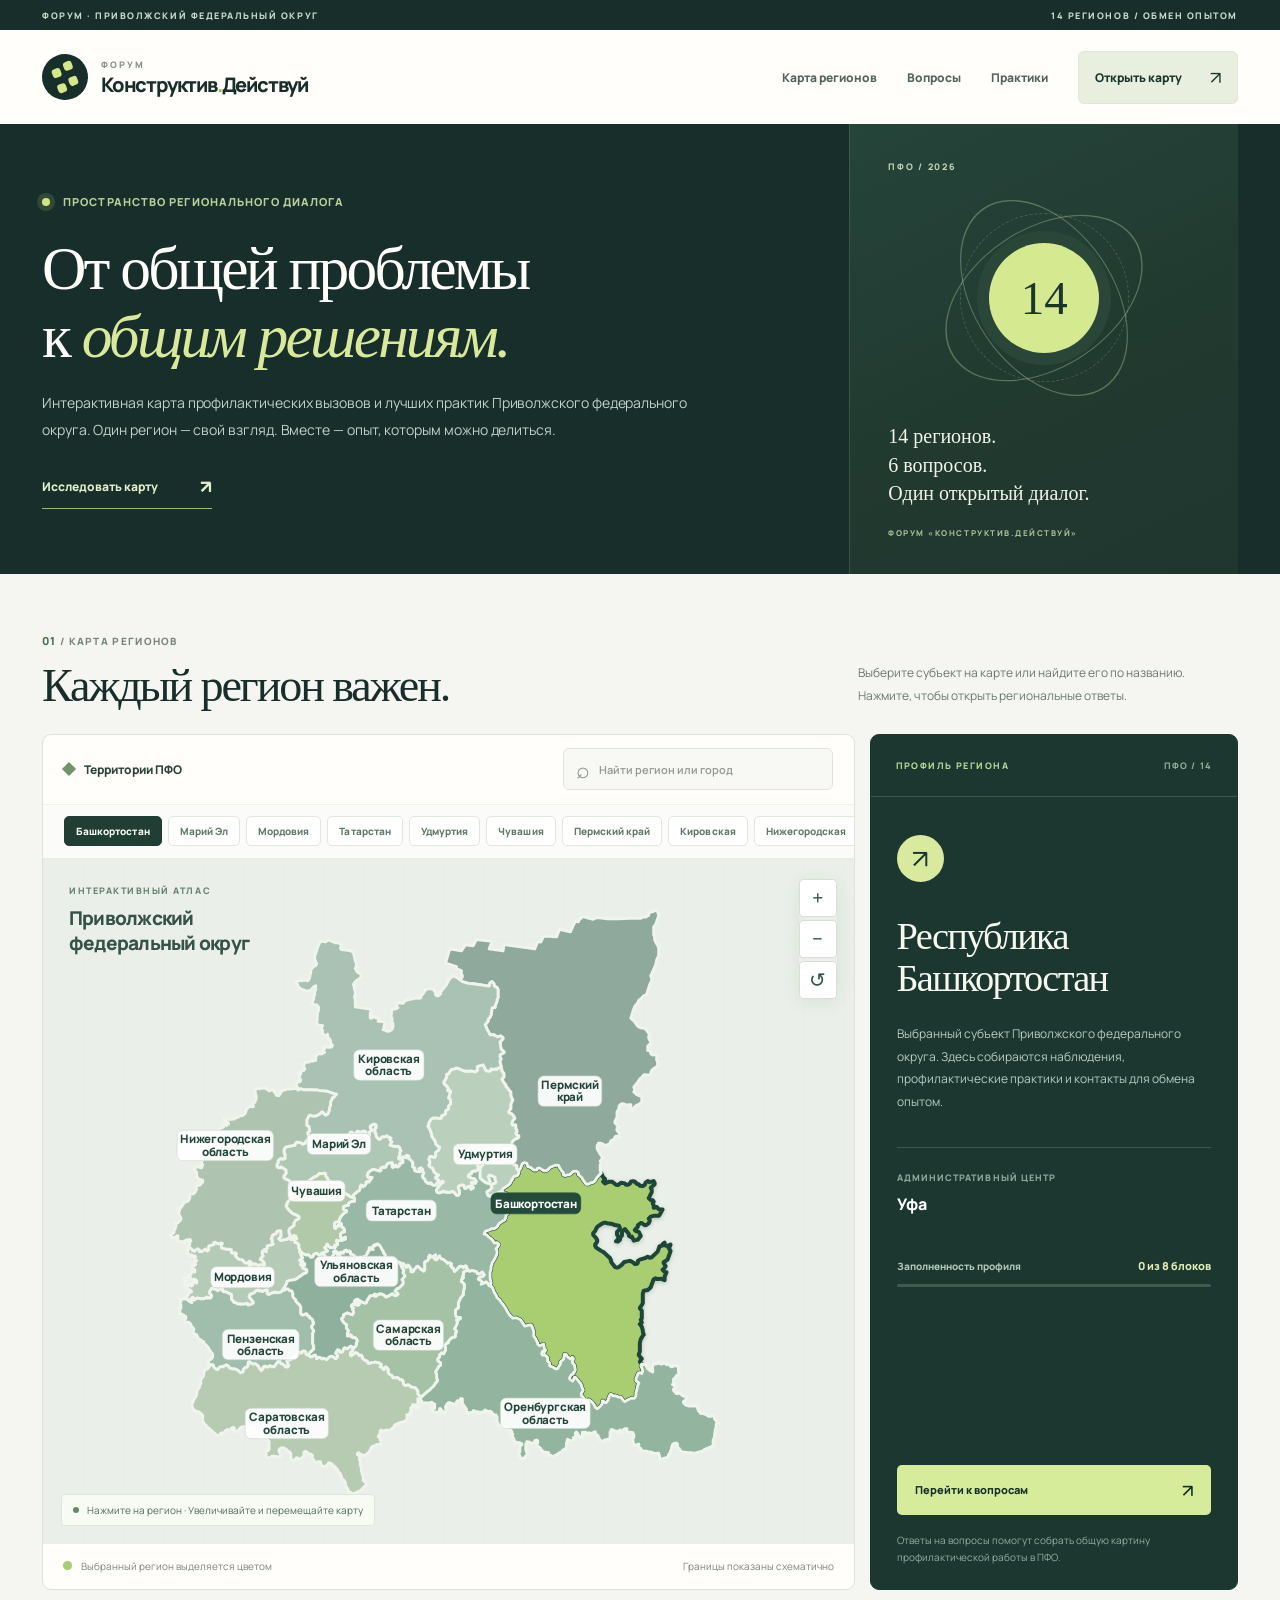
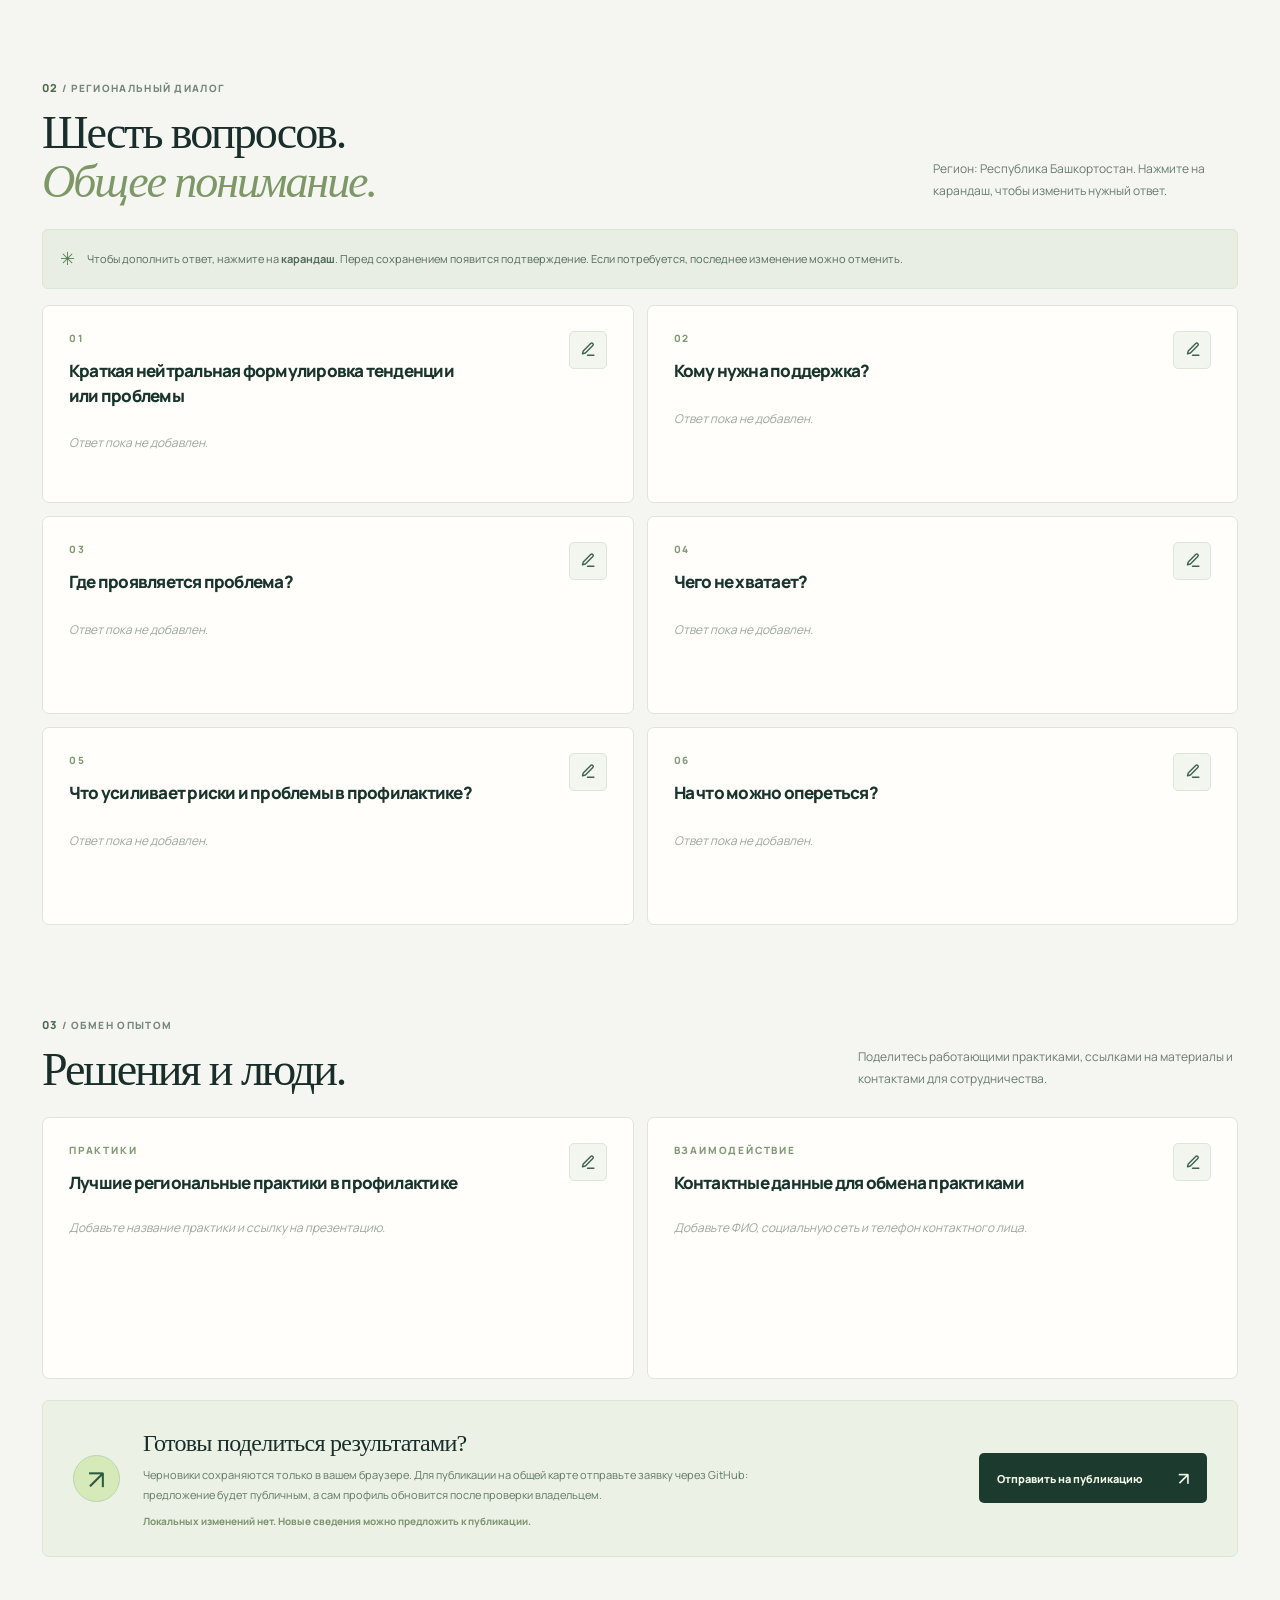
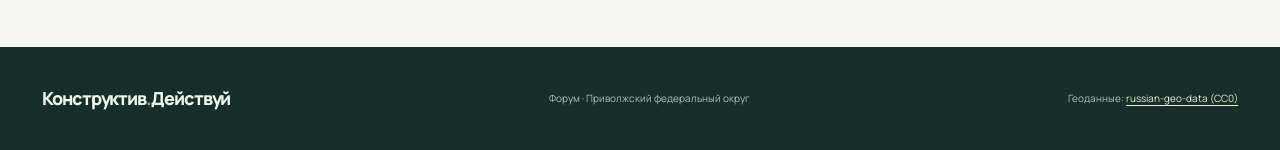
<file: index.html>
<!doctype html>
<html lang="ru">
<head>
<meta charset="utf-8">
<meta name="viewport" content="width=device-width,initial-scale=1,viewport-fit=cover">
<meta name="theme-color" content="#162d2b">
<meta name="description" content="Форум «Конструктив.Действуй». Интерактивная карта профилактических практик и вызовов 14 регионов ПФО.">
<title>Конструктив.Действуй — карта региональных решений</title>
<link rel="stylesheet" href="./styles.css">
</head>
<body id="top">
<header class="site-head">
  <div class="head-line"><div class="wrap head-line-inner"><span>ФОРУМ · ПРИВОЛЖСКИЙ ФЕДЕРАЛЬНЫЙ ОКРУГ</span><span>14 РЕГИОНОВ / ОБМЕН ОПЫТОМ</span></div></div>
  <div class="wrap head-row">
    <a class="brand" href="#top" aria-label="Конструктив.Действуй — в начало страницы">
      <span class="brand-mark" aria-hidden="true"><span></span><span></span><span></span><span></span></span>
      <span class="brand-text"><span class="brand-kicker">Форум</span><span class="brand-name">Конструктив<span class="brand-dot">.</span>Действуй</span></span>
    </a>
    <nav class="head-nav" aria-label="Навигация">
      <a href="#atlas">Карта регионов</a><a href="#questions">Вопросы</a><a href="#practices">Практики</a>
      <a class="nav-cta" href="#atlas">Открыть карту <span aria-hidden="true">↗</span></a>
    </nav>
  </div>
</header>
<section class="hero">
 <div class="wrap hero-content">
   <div class="hero-main">
     <p class="eyebrow"><span class="signal" aria-hidden="true"></span> Пространство регионального диалога</p>
     <h1>От общей проблемы<br>к <em>общим решениям.</em></h1>
     <p class="hero-description">Интерактивная карта профилактических вызовов и лучших практик Приволжского федерального округа. Один регион — свой взгляд. Вместе — опыт, которым можно делиться.</p>
     <a class="hero-link" href="#atlas">Исследовать карту <span aria-hidden="true">↗</span></a>
   </div>
   <div class="hero-aside" aria-label="О проекте">
     <span class="hero-aside-overline">ПФО / 2026</span>
     <div class="hero-aside-graphic" aria-hidden="true"><span class="orbit orbit-one"></span><span class="orbit orbit-two"></span><span class="orbit orbit-three"></span><span class="orbit-center">14</span></div>
     <p>14 регионов.<br>6 вопросов.<br>Один открытый диалог.</p>
     <span class="hero-aside-under">ФОРУМ «КОНСТРУКТИВ.ДЕЙСТВУЙ»</span>
   </div>
 </div>
</section>
<main class="wrap content">
<section id="atlas" class="atlas-section" aria-labelledby="map-section-title">
 <div class="section-top">
   <div class="section-heading"><div class="section-kicker"><span class="section-index">01</span> / КАРТА РЕГИОНОВ</div><h2 class="section-title" id="map-section-title">Каждый регион важен.</h2></div>
   <p class="section-subtitle">Выберите субъект на карте или найдите его по названию. Нажмите, чтобы открыть региональные ответы.</p>
 </div>
 <div class="atlas">
  <section class="surface map-card" aria-label="Интерактивная карта регионов ПФО">
   <div class="toolbar"><span class="toolbar-label"><span class="tiny-square" aria-hidden="true"></span> Территории ПФО</span><label class="searchbox"><span class="search-icon" aria-hidden="true">⌕</span><input id="region-search" type="search" placeholder="Найти регион или город" autocomplete="off" aria-label="Найти регион"></label></div>
   <div class="pill-list" id="region-chips" aria-label="Выбор региона"></div>
   <div class="map-frame" id="map-frame">
     <div class="map-watermark"><span>ИНТЕРАКТИВНЫЙ АТЛАС</span><strong>Приволжский<br>федеральный округ</strong></div>
     <div class="map-stage" id="map-stage"><svg id="map" viewBox="0 0 850 895" role="group" aria-label="Карта 14 регионов Приволжского федерального округа"><g id="map-geo"></g></svg></div>
     <div class="map-tooltip" id="map-tooltip" aria-hidden="true"></div>
     <div class="map-ctrl" aria-label="Масштаб карты">
       <button id="zoom-in" aria-label="Приблизить карту" title="Приблизить">+</button>
       <button id="zoom-out" aria-label="Отдалить карту" title="Отдалить">−</button>
       <button id="zoom-reset" aria-label="Сбросить масштаб" title="Сбросить масштаб">↺</button>
     </div>
     <div class="map-help"><span class="map-help-dot" aria-hidden="true"></span> Нажмите на регион · Увеличивайте и перемещайте карту</div>
   </div>
   <div class="map-note"><span><span class="key-circle"></span> Выбранный регион выделяется цветом</span><span>Границы показаны схематично</span></div>
  </section>
  <aside class="surface intro-card" aria-label="Выбранный регион">
    <div class="intro-top"><div class="card-kicker">ПРОФИЛЬ РЕГИОНА</div><span class="region-number">ПФО / 14</span></div>
    <div class="intro-body">
      <div class="intro-symbol" aria-hidden="true">↗</div>
      <h3 id="chosen-name">Выберите регион</h3>
      <p class="intro-paragraph" id="chosen-description">Нажмите на область карты, чтобы открыть информацию о регионе и дополнить её.</p>
      <div class="meta-group"><div class="meta-label">Административный центр</div><p class="meta-value" id="chosen-capital">—</p></div>
      <div class="completion"><div class="completion-head"><span>Заполненность профиля</span><b id="completion-text">0 из 8 блоков</b></div><div class="progress"><span id="completion-bar"></span></div></div>
    </div>
    <a class="action-strong" href="#questions" id="go-to-form">Перейти к вопросам <span aria-hidden="true">↗</span></a>
    <div class="tip-card" id="intro-tip">Ответы на вопросы помогут собрать общую картину профилактической работы в ПФО.</div>
  </aside>
 </div>
</section>
<section class="form-section" id="questions" aria-labelledby="questions-title">
 <div class="section-top questions-top">
   <div class="section-heading"><div class="section-kicker"><span class="section-index">02</span> / РЕГИОНАЛЬНЫЙ ДИАЛОГ</div><h2 class="section-title" id="questions-title">Шесть вопросов.<br><em>Общее понимание.</em></h2></div>
   <p class="section-subtitle" id="editing-region-label">Выберите субъект на карте, чтобы заполнить его профиль.</p>
 </div>
 <div class="section-notice" role="note">
   <span class="notice-icon" aria-hidden="true">✳</span>
   <span>Чтобы дополнить ответ, нажмите на <b>карандаш</b>. Перед сохранением появится подтверждение. Если потребуется, последнее изменение можно отменить.</span>
 </div>
 <div id="answer-cards" class="answers-grid" aria-label="Шесть ключевых вопросов"></div>
</section>
<section class="practices-section" aria-labelledby="practices-title">
 <div class="section-top">
   <div class="section-heading"><div class="section-kicker"><span class="section-index">03</span> / ОБМЕН ОПЫТОМ</div><h2 class="section-title" id="practices-title">Решения и люди.</h2></div>
   <p class="section-subtitle">Поделитесь работающими практиками, ссылками на материалы и контактами для сотрудничества.</p>
 </div>
 <div class="extra-grid" id="practices" aria-label="Практики и контакты"></div>
 <div class="publish-box">
   <div class="publish-mark" aria-hidden="true">↗</div>
   <div class="publish-main">
     <h3>Готовы поделиться результатами?</h3>
     <p>Черновики сохраняются только в вашем браузере. Для публикации на общей карте отправьте заявку через GitHub: предложение будет публичным, а сам профиль обновится после проверки владельцем.</p>
     <div class="local-state" id="draft-status" role="status">Выберите регион, чтобы начать.</div>
   </div>
   <button class="action-strong" id="submit-proposal" type="button">Отправить на публикацию <span aria-hidden="true">↗</span></button>
 </div>
</section>
</main>
<footer class="footer"><div class="wrap footer-inner"><span class="footer-brand">Конструктив<span>.</span>Действуй</span><span>Форум · Приволжский федеральный округ</span><span>Геоданные: <a href="https://github.com/antibioticbook/russian-geo-data" rel="noopener noreferrer" target="_blank">russian-geo-data (CC0)</a></span></div></footer>
<div class="toast" id="toast" role="status" aria-live="polite"></div>
<noscript><p class="wrap">Для работы интерактивной карты требуется JavaScript.</p></noscript>
<script src="./map-data.js"></script><script src="./regions.js"></script><script src="./content-data.js"></script><script src="./site.js"></script>
</body></html>
</file>
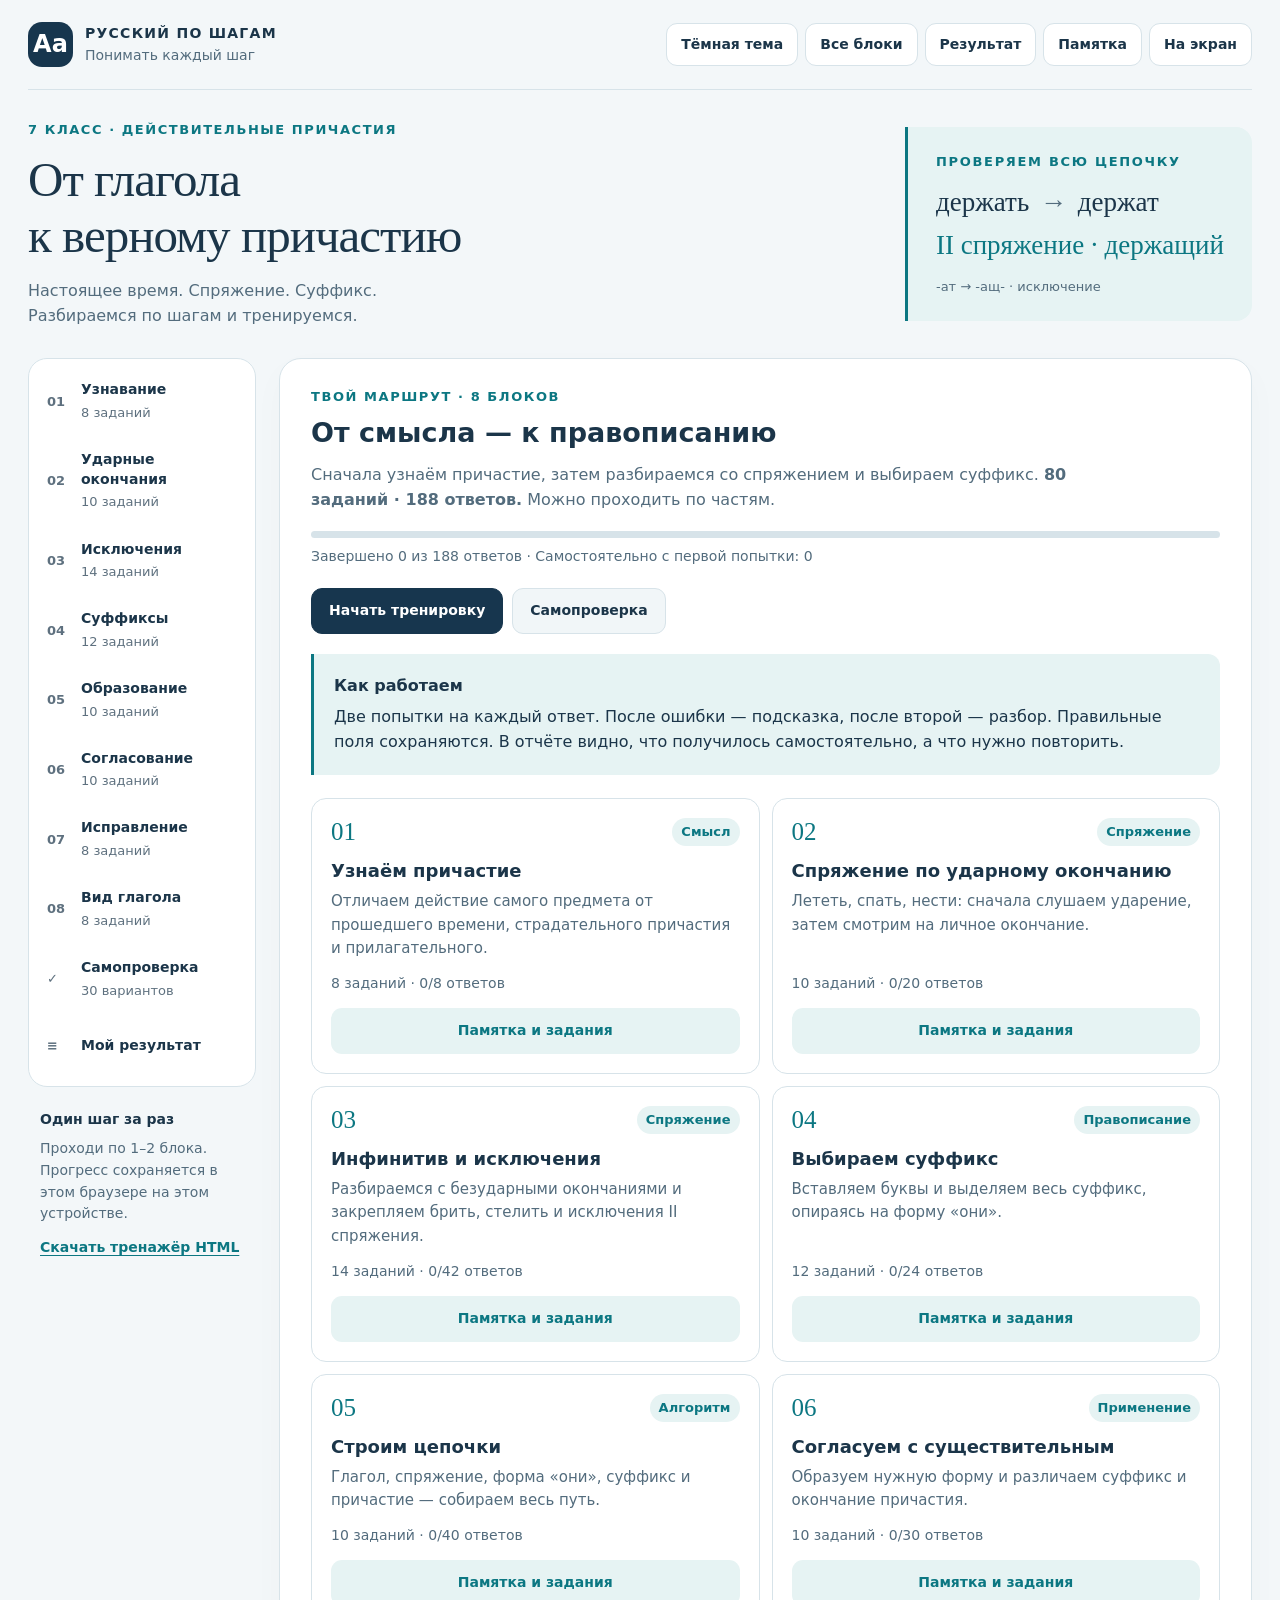
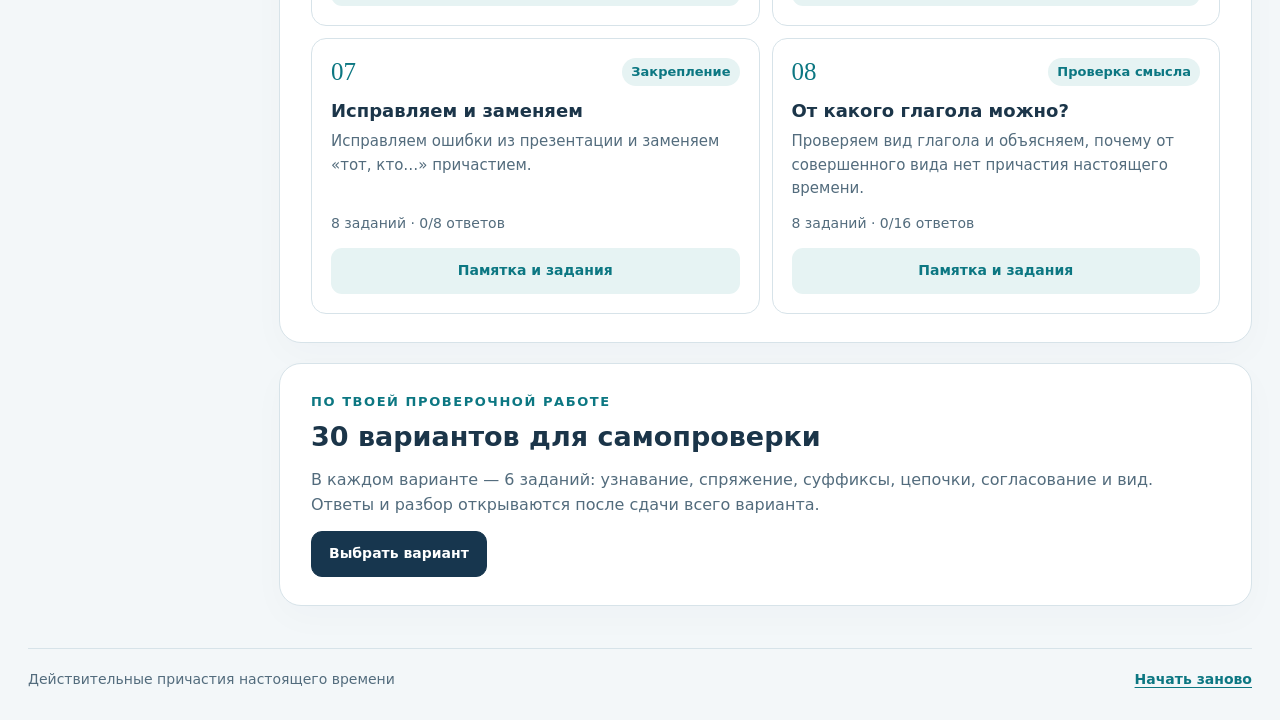
<file: russian-active-present-participles/index.html>
<!doctype html>
<html lang="ru">
<head>
<meta charset="utf-8"><meta name="viewport" content="width=device-width,initial-scale=1">
<meta name="theme-color" content="#17364e">
<meta name="description" content="Действительные причастия настоящего времени: 80 заданий с подсказками, спряжение, суффиксы, согласование и самопроверка по 30 вариантам. 7 класс.">
<title>Действительные причастия настоящего времени · Русский по шагам</title>
<script>try{document.documentElement.dataset.theme=localStorage.getItem('part-present-theme-v1')||'light'}catch(e){}</script>
<style>:root{--bg:#f3f7f9;--paper:#fff;--ink:#1b3549;--muted:#536c7d;--accent:#0c7782;--accent-bg:#e6f3f3;--navy:#17364e;--edge:#d7e3e9;--soft:#f1f6f8;--good:#196744;--good-bg:#eaf5ee;--warn:#805613;--warn-bg:#fff4df;--bad:#a43943;--bad-bg:#fcedee;--shadow:0 12px 36px #18344b06}
html[data-theme=dark]{color-scheme:dark;--bg:#101e2a;--paper:#172c3c;--ink:#edf5fc;--muted:#b2c5d3;--accent:#7cdae0;--accent-bg:#234650;--navy:#35758a;--edge:#3b5769;--soft:#20394b;--good:#b6eed0;--good-bg:#214b3b;--warn:#ffdfa1;--warn-bg:#483e29;--bad:#ffc2c9;--bad-bg:#4c2d3a;--shadow:0 12px 36px #0002}
*{box-sizing:border-box}html{scroll-behavior:smooth}body{margin:0;background:var(--bg);color:var(--ink);font:16px/1.55 system-ui,-apple-system,'Segoe UI',sans-serif}button,input,select,textarea{font:inherit}button{cursor:pointer}button:disabled{cursor:default;opacity:.65}button:focus-visible,a:focus-visible,input:focus-visible,select:focus-visible,textarea:focus-visible,summary:focus-visible{outline:3px solid #c18b32;outline-offset:3px}a{color:var(--accent)}button{color:var(--ink)}h1,h2,h3,p{margin-top:0}h2{font-size:27px;line-height:1.25;margin-bottom:14px}h3{font-size:18px;margin-bottom:10px}p{margin-bottom:14px}.wrap{max-width:1320px;margin:auto;padding:0 28px}.top{min-height:86px;border-bottom:1px solid var(--edge);display:flex;align-items:center;justify-content:space-between;gap:18px;padding:15px 0}.brand{display:flex;gap:12px;align-items:center;color:var(--ink);text-decoration:none}.brand b{font-size:12px;letter-spacing:.09em;display:block}.brand small{font-size:12px;display:block;color:var(--muted)}.logo{width:45px;height:45px;background:var(--navy);color:#fff;display:grid;place-items:center;border-radius:14px;font-weight:750;font-size:24px}.tools{display:flex;flex-wrap:wrap;gap:7px}.ghost,.btn{min-height:43px;border-radius:11px;border:1px solid var(--edge);background:var(--paper);padding:10px 14px;font-size:13px;font-weight:700}.ghost:hover,.btn:hover{filter:brightness(.97)}.hero{display:flex;justify-content:space-between;gap:30px;padding:32px 0;align-items:center}.eyebrow{font-size:11px;letter-spacing:.12em;text-transform:uppercase;color:var(--accent);font-weight:800}.hero h1{font:normal clamp(33px,4vw,49px)/1.14 Georgia,serif;letter-spacing:-.02em;margin:12px 0 15px}.hero p{color:var(--muted);font-size:15px;margin:0}.hero-note{padding:22px 28px;border-left:3px solid var(--accent);background:var(--accent-bg);border-radius:0 16px 16px 0;min-width:270px}.hero-note>span{font-size:10px;letter-spacing:.13em;font-weight:800;color:var(--accent)}.hero-note>div{font:25px/1.6 Georgia,serif;margin:7px 0}.hero-note b{font-weight:400;color:var(--accent)}.hero-note i{font-style:normal;color:var(--muted);padding:0 4px}.hero-note small{font-size:11px;color:var(--muted)}.layout{display:grid;grid-template-columns:228px minmax(0,1fr);gap:23px;align-items:start}aside{position:sticky;top:18px}nav{display:grid;gap:5px;padding:10px;border:1px solid var(--edge);background:var(--paper);border-radius:19px}.navbtn{display:flex;align-items:center;gap:10px;width:100%;text-align:left;border:0;background:transparent;border-radius:11px;padding:11px 8px;min-height:59px}.navbtn:hover{background:var(--soft)}.navbtn.active{background:var(--navy);color:#fff}.navno{font-size:11px;min-width:24px;font-weight:800;opacity:.7}.navcopy{min-width:0;flex:1}.navcopy b{display:block;font-size:12px;line-height:1.4}.navcopy small{display:block;font-size:10px;opacity:.7;margin-top:3px}.navdone{font-size:12px;font-weight:700}.aside-note{padding:22px 12px;color:var(--muted);font-size:12px}.aside-note b{color:var(--ink);font-size:13px}.aside-note p{margin:8px 0 12px}.link{border:0;padding:0;background:transparent;color:var(--accent);font-weight:700;font-size:13px;text-align:left;text-decoration:underline;text-underline-offset:3px;cursor:pointer}main{min-width:0}.panel{background:var(--paper);border:1px solid var(--edge);border-radius:22px;padding:28px 31px;box-shadow:var(--shadow);margin-bottom:20px}.panel>p{color:var(--muted)}.panel h2{margin-top:8px}.lead{font-size:16px;max-width:760px}.actions{display:flex;gap:9px;flex-wrap:wrap;margin-top:20px}.btn{min-height:46px;font-size:14px;padding:11px 17px;background:var(--soft)}.primary{background:var(--navy);color:#fff;border-color:var(--navy)}.light{background:var(--accent-bg);color:var(--accent);border-color:transparent}.danger{color:var(--bad)}.progress{height:7px;background:var(--edge);border-radius:20px;overflow:hidden;margin:18px 0 8px}.progress>span{display:block;height:100%;background:var(--accent);transition:width .2s}.meta{font-size:12px;color:var(--muted)}.grid{display:grid;grid-template-columns:1fr 1fr;gap:12px;margin-top:23px}.block-card{display:flex;flex-direction:column;border:1px solid var(--edge);border-radius:15px;padding:19px;background:var(--soft)}.card-top{display:flex;justify-content:space-between;align-items:center;gap:10px;margin-bottom:12px}.number{font:25px Georgia,serif;color:var(--accent)}.pill{display:inline-block;padding:4px 9px;border-radius:30px;background:var(--accent-bg);color:var(--accent);font-size:10px;font-weight:800;white-space:nowrap}.block-card h3{font-size:18px;margin-bottom:7px}.block-card p{font-size:13px;color:var(--muted);margin-bottom:13px;flex:1}.block-card .btn{width:100%;margin-top:13px}.rule{border-left:3px solid var(--accent);background:var(--accent-bg);border-radius:0 12px 12px 0;padding:16px 18px;font-size:14px;margin:20px 0}.rule p{margin:7px 0 0}.strip{display:flex;gap:7px;flex-wrap:wrap;margin-top:18px}.tile{width:42px;height:42px;border:1px solid var(--edge);background:var(--soft);border-radius:10px;font-size:12px;font-weight:750}.tile.solo{background:var(--good-bg);color:var(--good);border-color:var(--good)}.tile.assist,.tile.fixed{background:var(--warn-bg);color:var(--warn);border-color:var(--warn)}.tile.reveal{background:var(--bad-bg);color:var(--bad);border-color:var(--bad)}.tile.current{outline:3px solid var(--accent);outline-offset:2px}.legend{margin-top:10px;font-size:11px;color:var(--muted)}.question-top{display:flex;justify-content:space-between;align-items:center;gap:10px;flex-wrap:wrap;font-size:12px;color:var(--muted)}.question-title{font-size:24px;line-height:1.4;margin:18px 0}.sentence{padding:23px;background:var(--soft);border:1px solid var(--edge);border-radius:14px;font:normal clamp(22px,2.6vw,30px)/1.5 Georgia,serif;margin:19px 0;overflow-wrap:anywhere}.sentence b{background:var(--accent-bg);color:var(--accent);padding:1px 4px;border-radius:4px;font-weight:700}.fields{display:grid;grid-template-columns:repeat(2,minmax(0,1fr));gap:14px;margin:21px 0}.fields.single{grid-template-columns:1fr;max-width:610px}.field{min-width:0;border:1px solid var(--edge);background:var(--paper);padding:17px;border-radius:14px}.field.solo{border-color:var(--good);background:var(--good-bg)}.field.fixed,.field.assist{border-color:var(--warn);background:var(--warn-bg)}.field.reveal{border-color:var(--bad);background:var(--bad-bg)}.field label{display:block;font-size:14px;font-weight:750;margin-bottom:9px;line-height:1.45}.entry{min-height:49px;padding:11px 12px;border:1px solid var(--edge);border-radius:9px;width:100%;color:var(--ink);background:var(--paper);font-size:16px;min-width:0}.entry:disabled{opacity:1;background:var(--soft);color:var(--ink)}.field .meta{margin:8px 0 0;font-size:11px}.field-result{font-size:13px;margin:9px 0 0;line-height:1.5}.field-result.solo{color:var(--good)}.field-result.reveal{color:var(--bad)}.hint{font-size:13px;margin:10px 0 0;padding:10px;border-radius:9px;background:var(--soft)}.hint-button{margin-top:10px;font-size:11px}.feedback{padding:18px 20px;background:var(--accent-bg);border-radius:13px;margin-top:22px;font-size:14px}.feedback p{margin:7px 0 0}.footnav{margin-top:25px;padding-top:18px;border-top:1px solid var(--edge);display:flex;gap:10px;justify-content:space-between}.keyboard{font-size:11px;color:var(--muted);margin:13px 0 0}.stats{display:grid;grid-template-columns:repeat(4,minmax(0,1fr));gap:10px;margin:22px 0}.stat{border:1px solid var(--edge);border-radius:13px;background:var(--soft);padding:15px 12px}.stat b{display:block;font:31px/1.2 Georgia,serif;margin-bottom:5px}.stat span{font-size:11px;color:var(--muted);display:block}.stat.good b{color:var(--good)}.stat.warn b{color:var(--warn)}.stat.bad b{color:var(--bad)}.notice{padding:13px 16px;background:var(--warn-bg);color:var(--warn);border:1px solid var(--edge);border-radius:11px;font-size:13px;margin-bottom:20px}.notice p{margin:6px 0 0}.priority{display:grid;gap:10px;margin-top:15px}.priority-card{background:var(--soft);border:1px solid var(--edge);border-radius:12px;padding:15px 17px;display:flex;justify-content:space-between;align-items:center;gap:16px}.priority-card h3{font-size:15px;margin:0 0 6px}.priority-card p{font-size:12px;color:var(--muted);margin:0}.priority-card .btn{font-size:12px;min-height:42px;flex-shrink:0}.table-wrap{overflow-x:auto}table{width:100%;border-collapse:collapse;font-size:13px}th,td{text-align:left;padding:12px 10px;border-bottom:1px solid var(--edge);vertical-align:top}th{font-size:11px;color:var(--muted);background:var(--soft);font-weight:750}.area-row th{color:var(--accent);background:var(--accent-bg);font-size:11px;padding:8px 10px}.skill-name{background:transparent;border:0;color:var(--ink);text-align:left;padding:0;font-size:13px;font-weight:700}.skill-name:hover{color:var(--accent)}.status{font-size:11px;font-weight:750;white-space:nowrap}.status.good{color:var(--good)}.status.warn{color:var(--warn)}.status.bad{color:var(--bad)}.topic-numbers{display:flex;flex-wrap:wrap;gap:5px;max-width:250px}.num-link{font-size:11px;padding:3px 7px;background:var(--soft);border:1px solid var(--edge);border-radius:6px}.section-title{margin-top:28px}.report-name{max-width:300px;margin:7px 0 15px}.report-area{width:100%;height:210px;border:1px solid var(--edge);border-radius:12px;background:var(--soft);color:var(--ink);padding:14px;font:12px/1.7 ui-monospace,SFMono-Regular,Consolas,monospace;resize:vertical}.details{border:1px solid var(--edge);border-radius:12px;margin-top:14px;padding:14px 16px;background:var(--paper)}summary{cursor:pointer;font-weight:700;font-size:13px}.details[open]>summary{margin-bottom:13px}.error-item{padding:14px 0;border-top:1px solid var(--edge);font-size:13px}.error-item:first-child{border-top:0}.error-item p{margin:5px 0}.error-item small{color:var(--muted)}.error-item .link{font-size:12px}.filter{display:flex;gap:8px;flex-wrap:wrap;margin-top:18px}.print-only{display:none}footer{border-top:1px solid var(--edge);margin-top:22px;padding:20px 0 28px;display:flex;justify-content:space-between;gap:15px;font-size:11px;color:var(--muted)}dialog{width:min(800px,calc(100% - 28px));border:1px solid var(--edge);border-radius:20px;background:var(--paper);color:var(--ink);max-height:88dvh;overflow:auto;padding:26px;box-shadow:0 20px 70px #0005}dialog::backdrop{background:#10273bd0;backdrop-filter:blur(3px)}.modal-head{display:flex;justify-content:space-between;gap:16px;align-items:start}.modal-head h2{font:30px Georgia,serif;margin:3px 0 20px}.modal-head button{font-size:22px;padding:0;width:40px;flex-shrink:0}.help-step{padding:15px 0;border-top:1px solid var(--edge);font-size:14px}.help-step p{margin:6px 0 0;color:var(--muted)}.help-tabs{display:flex;gap:8px;flex-wrap:wrap;margin-bottom:18px}.help-tabs .btn{font-size:12px}.full-text{font:18px/1.8 Georgia,serif;color:var(--ink)}.full-text span{white-space:nowrap}.complete-title{font:36px Georgia,serif;margin:12px 0}.hidden{display:none!important}.sr{position:absolute;width:1px;height:1px;overflow:hidden;clip:rect(0,0,0,0);white-space:nowrap}.focus-mode .hero,.focus-mode aside,.focus-mode footer{display:none}.focus-mode .layout{display:block;max-width:1000px;margin:24px auto}.focus-mode .sentence{font-size:35px}.focus-mode .question-title{font-size:28px}.focus-mode .entry{font-size:21px;min-height:58px}input.invalid,select.invalid{border-color:var(--bad)}
@media(max-width:1050px){.wrap{padding:0 20px}.layout{grid-template-columns:195px minmax(0,1fr);gap:16px}.panel{padding:24px}.brand b{font-size:10px}.hero-note{min-width:240px;padding:20px}.tools{gap:5px}.ghost{font-size:12px;padding:10px}}
@media(max-width:780px){.top{flex-wrap:wrap;gap:12px}.tools{width:100%}.hero{padding:24px 0}.hero h1{font-size:35px}.hero-note{display:none}.layout{display:block}aside{position:static}.aside-note{display:none}nav{grid-template-columns:repeat(4,minmax(0,1fr));gap:4px;padding:7px;margin-bottom:16px}.navbtn{min-height:62px;flex-direction:column;gap:3px;text-align:center;padding:8px 4px}.navno{font-size:10px}.navcopy b{font-size:10px}.navcopy small,.navdone{display:none}.panel{padding:24px 20px}.question-title{font-size:22px}.sentence{font-size:26px;padding:20px 15px}.fields{gap:10px}.field{padding:14px}.stats{gap:7px}.stat{padding:12px 9px}.stat b{font-size:27px}.priority-card{align-items:start}.priority-card .btn{padding:9px 11px}.hero p{font-size:14px}th,td{padding:10px 7px}.topic-numbers{min-width:85px}.focus-mode .sentence{font-size:28px}.focus-mode .question-title{font-size:24px}}
@media(max-width:520px){.wrap{padding:0 13px}.hero h1{font-size:32px}.hero{padding:21px 0}.panel{padding:22px 17px;border-radius:18px}.grid{grid-template-columns:1fr}.block-card{padding:17px}.fields{grid-template-columns:1fr}.stats{grid-template-columns:1fr 1fr}.stat b{font-size:31px}.stat span{font-size:12px}.tools .ghost{flex:1;white-space:nowrap}.tools{gap:6px}.question-title{font-size:21px}.sentence{font-size:24px}.footnav .btn{font-size:12px;padding:10px 12px}.priority-card{flex-direction:column;gap:10px}.priority-card .btn{width:100%}.actions .btn{font-size:13px}.question-top{gap:6px}.table-wrap{margin-left:-6px;margin-right:-6px}.report-area{height:225px}.hero h1 br{display:none}footer{font-size:10px}.brand b{font-size:11px}dialog{padding:20px}.modal-head h2{font-size:27px}.skill-table{font-size:12px}.skill-table td:first-child{min-width:140px}.skill-table th:nth-child(3){min-width:93px}.skill-table th:last-child{min-width:100px}}
@media(prefers-reduced-motion:reduce){*{scroll-behavior:auto!important;transition:none!important}}
@media print{body{background:#fff;color:#000}.top,.hero,aside,footer,dialog,#save-warning,.no-print{display:none!important}.layout{display:block}.wrap{padding:0;max-width:none}.panel{border:0;box-shadow:none;padding:0;margin:0}.screen-report{display:none}.print-only{display:block;white-space:pre-wrap;font:11px/1.6 sans-serif;overflow-wrap:anywhere}.focus-mode .layout{margin:0}}

.muted{color:var(--muted)}


/* Familiar layout, with large readable controls on phones. */
h2[tabindex="-1"]:focus{outline:none}
.choice-grid{display:flex;flex-wrap:wrap;gap:10px}.choice{min-height:49px;border:1.5px solid var(--edge);border-radius:11px;padding:12px 15px;background:var(--paper);color:var(--ink);font:650 16px/1.4 system-ui,sans-serif;text-align:center;overflow-wrap:anywhere}.choice.selected{background:var(--accent-bg);border-color:var(--accent);color:var(--accent);box-shadow:inset 0 0 0 1px var(--accent)}.choice:disabled{opacity:1}.choice-grid.long{display:grid;grid-template-columns:1fr}.choice-grid.long .choice{text-align:left}.field.solo .choice.selected{border-color:var(--good);background:var(--good-bg);color:var(--good)}.field.reveal .choice.selected{border-color:var(--bad);background:var(--bad-bg)}.action-dock{display:flex;gap:10px;align-items:center;border-top:1px solid var(--edge);background:var(--paper)}.action-dock .check-btn{flex:1}.action-dock .next-btn{min-width:100px}

.brand b,.brand small{font-size:14px}.eyebrow{font-size:13px}.ghost{font-size:14px}.navcopy b{font-size:14px}.navcopy small{font-size:13px}.navno{font-size:13px}.meta,.legend,.keyboard,.aside-note,.aside-note b{font-size:14px}.pill{font-size:13px}.block-card p{font-size:15px}.block-card{background:var(--paper)}.hero-note>span,.hero-note small{font-size:13px}.hero-note{min-width:300px}.hero-note>div{font-size:27px}.hero h1{max-width:780px}.hero p{font-size:16px}.field .meta,.hint-button{font-size:14px}.field label{font-size:16px}.field-result{font-size:15px}.question-top{font-size:14px}.notice{font-size:15px}.question-title{font-size:25px}.section-title{margin-top:28px}.choice-grid.long .choice{font-size:16px}.fields .field:only-child{grid-column:1/-1}.stat span{font-size:14px}.stat b{font-size:30px}.hint-button{min-height:44px}.choice{flex:1 1 110px}.choice-grid.long{grid-template-columns:1fr}.sentence{font-size:30px}.action-dock{position:sticky;bottom:0;z-index:2;margin-left:-5px;margin-right:-5px;padding:14px 5px;box-shadow:0 -10px 20px var(--paper)}.action-dock .btn{min-height:48px}.top{min-height:90px}.hero{padding:30px 0}.block-card h3{line-height:1.4}.field.invalid{border-color:var(--bad)}.control-steps{display:flex;gap:8px;flex-wrap:wrap;margin:18px 0}.control-steps .btn{min-width:44px}.control-intro{background:var(--accent-bg);padding:20px;border-radius:14px;margin:20px 0}.variant-list{display:grid;grid-template-columns:repeat(6,minmax(0,1fr));gap:10px;margin:24px 0}.variant-list .btn{padding:12px 5px}.variant-list .finished{border-color:var(--good);color:var(--good)}.mobile-nav{display:none}.mode-badge{font-size:14px;color:var(--accent);font-weight:750}.answer-key{display:inline-block;color:var(--ink);background:var(--soft);padding:3px 7px;border-radius:5px;margin-top:5px}.field.readonly{opacity:.85}.field.result-ok{border-color:var(--good);background:var(--good-bg)}.field.result-no{border-color:var(--bad);background:var(--bad-bg)}.report-text{height:220px;font-size:14px}.statline{font-size:15px;color:var(--muted)}.controls-footer{font-size:14px}th,td{font-size:14px}th{font-size:14px}.skill-table td:first-child{min-width:160px}.status{font-size:14px;white-space:normal}.footer{font-size:14px}footer{font-size:14px}.tools{justify-content:flex-end}.report-errors{display:grid;gap:14px}.error-item{padding:16px;background:var(--soft);border-radius:12px}.error-item p{font-size:15px}.error-item small{font-size:14px}.badge-row{display:flex;gap:10px;flex-wrap:wrap;margin:16px 0}.help-step,.rule,.feedback{font-size:16px}.help-step h3{margin-bottom:8px}.rule{padding:20px}.help-step p{color:var(--ink)}.route-error{font-size:17px}.hide-on-task{display:block}.working .hide-on-task{display:none}.sentence.long-phrase{font-size:24px}.control-question .fields{grid-template-columns:repeat(2,minmax(0,1fr))}select.entry{appearance:none;background-image:url("data:image/svg+xml,%3Csvg xmlns='http://www.w3.org/2000/svg' width='16' height='16' viewBox='0 0 16 16'%3E%3Cpath d='m4 6 4 4 4-4' fill='none' stroke='%23536c7d' stroke-width='2'/%3E%3C/svg%3E");background-position:right 14px center;background-repeat:no-repeat;padding-right:40px}.report-name{max-width:390px}.link{font-size:14px}.subtle{font-size:14px;color:var(--muted)}
@media(max-width:1050px){.layout{grid-template-columns:210px minmax(0,1fr)}.wrap{padding:0 20px}.brand b{font-size:13px}.hero-note{min-width:260px}.tools .ghost{font-size:14px}}
@media(max-width:780px){.hero-note{display:none}.hero h1{font-size:34px}.top{align-items:flex-start}.tools{justify-content:flex-start}.layout{display:block}.mobile-nav{display:block;margin-bottom:16px}.mobile-nav label{display:block;font-size:14px;margin-bottom:7px}.layout>aside{display:none}.fields,.control-question .fields{grid-template-columns:1fr}.brand b,.brand small{font-size:14px}.question-title{font-size:24px}.hero p{font-size:16px}.action-dock{flex-wrap:wrap}.action-dock .check-btn{min-width:150px}.sentence{font-size:27px}.variant-list{grid-template-columns:repeat(5,minmax(0,1fr))}.focus-mode .mobile-nav{display:block}.working .hero{display:none}.panel{padding:24px 20px}.choice{font-size:16px}}
@media(max-width:520px){.wrap{padding:0 13px}.hero h1{font-size:32px}.hero p{font-size:16px}.tools .ghost{flex:1 1 90px;font-size:14px}.top{gap:14px}.panel{padding:22px 16px}.hero{padding:25px 0}.stats{grid-template-columns:1fr 1fr}.actions .btn{font-size:15px}.action-dock .btn{padding:10px 12px;font-size:15px}.question-title{font-size:23px}.variant-list{grid-template-columns:repeat(5,minmax(0,1fr));gap:7px}.field{padding:16px}.sentence{font-size:25px;padding:18px 14px}.sentence.long-phrase{font-size:22px}.choice{min-height:48px}.control-intro{padding:16px}footer{font-size:14px;flex-wrap:wrap}.report-area{font-size:14px}.tile{width:44px;height:44px;font-size:14px}.stat span{font-size:14px}.legend{line-height:1.7}.link{font-size:14px}}
@media(max-width:520px){.action-dock{display:grid;grid-template-columns:68px minmax(0,1fr) 82px;gap:8px}.action-dock .check-btn,.action-dock .next-btn{min-width:0!important}.action-dock .btn{font-size:14px;padding:10px 7px}.action-dock .mode-badge{font-size:13px}.control-question .action-dock{grid-template-columns:68px minmax(0,1fr)}}
@media print{.no-print,.mobile-nav{display:none!important}.print-only{display:block}.screen-report{display:none}.print-only{font-size:12px}.panel{padding:0}}
</style>
</head>
<body>
<div class="wrap">
<header class="top"><a class="brand" href="#home"><span class="logo" aria-hidden="true">Аа</span><span><b>РУССКИЙ ПО ШАГАМ</b><small>Понимать каждый шаг</small></span></a><div class="tools"><button id="theme" class="ghost" aria-pressed="false">Тёмная тема</button><button class="ghost" data-go="home">Все блоки</button><button class="ghost" data-go="report">Результат</button><button class="ghost" id="help">Памятка</button><button class="ghost" id="focus" aria-pressed="false">На экран</button></div></header>
<section class="hero"><div><div class="eyebrow">7 класс · действительные причастия</div><h1>От глагола<br> к верному причастию</h1><p>Настоящее время. Спряжение. Суффикс.<br>Разбираемся по шагам и тренируемся.</p></div><div class="hero-note"><span>ПРОВЕРЯЕМ ВСЮ ЦЕПОЧКУ</span><div>держать <i>→</i> держат<br><b>II спряжение · держащий</b></div><small>-ат → -ащ- · исключение</small></div></section>
<div id="save-warning" class="notice hidden" role="status">Браузер не сохраняет прогресс. Перед закрытием страницы скачай отчёт.</div>
<div class="mobile-nav no-print"><label for="mobile-route">Перейти к блоку</label><select id="mobile-route" class="entry"></select></div>
<div class="layout"><aside><nav id="nav" aria-label="Блоки тренажёра"></nav><div class="aside-note"><b>Один шаг за раз</b><p>Проходи по 1–2 блока. Прогресс сохраняется в этом браузере на этом устройстве.</p><button class="link" id="offline">Скачать тренажёр HTML</button></div></aside><main id="app"></main></div>
<footer><span>Действительные причастия настоящего времени</span><button class="link" id="reset">Начать заново</button></footer>
</div>
<dialog id="modal" aria-labelledby="modal-title"><div class="modal-head"><h2 id="modal-title"></h2><button id="close" class="ghost" aria-label="Закрыть окно">×</button></div><div id="modal-body"></div></dialog>
<div id="announcement" class="sr" aria-live="polite" aria-atomic="true"></div>
<noscript><p class="wrap">Чтобы выполнять задания, включи JavaScript в браузере.</p></noscript>
<script id="trainer-data" type="application/json">{"blocks":[{"id":"b1","title":"Узнаём причастие","short":"Узнавание","tag":"Смысл","desc":"Отличаем действие самого предмета от прошедшего времени, страдательного причастия и прилагательного.","rule":"Действительное причастие настоящего времени: предмет сам совершает действие сейчас. Читающий ученик — ученик, который читает. Читавший — прошедшее время; читаемая книга — действие направлено на книгу."},{"id":"b2","title":"Спряжение по ударному окончанию","short":"Ударные окончания","tag":"Спряжение","desc":"Лететь, спать, нести: сначала слушаем ударение, затем смотрим на личное окончание.","rule":"Если личное окончание ударное, определяй спряжение по нему: они несУт — I; они летЯт — II. Не определяй «лететь» по -еть. В форме «я» окончания спряжений совпадают."},{"id":"b3","title":"Инфинитив и исключения","short":"Исключения","tag":"Спряжение","desc":"Разбираемся с безударными окончаниями и закрепляем брить, стелить и исключения II спряжения.","rule":"При безударном личном окончании: на -ить → II (кроме брить, стелить → I). К II также относятся гнать, держать, дышать, слышать, видеть, ненавидеть, обидеть, терпеть, вертеть, зависеть, смотреть. Остальные — I. Проверка вида нужна отдельно: обидеть — совершенный вид."},{"id":"b4","title":"Выбираем суффикс","short":"Суффиксы","tag":"Правописание","desc":"Вставляем буквы и выделяем весь суффикс, опираясь на форму «они».","rule":"I спряжение: -ут → -ущ-, -ют → -ющ-. II спряжение: -ат → -ащ-, -ят → -ящ-. Суффикс — это -ущ-, а не одна буква у. Окончание причастия меняется при согласовании."},{"id":"b5","title":"Строим цепочки","short":"Образование","tag":"Алгоритм","desc":"Глагол, спряжение, форма «они», суффикс и причастие — собираем весь путь.","rule":"Проверь несовершенный вид. Определи спряжение. Образуй форму «они» настоящего времени. Замени -ут/-ют/-ат/-ят на -ущ-/-ющ-/-ащ-/-ящ- и добавь окончание. У возвратных форм сохрани -ся."},{"id":"b6","title":"Согласуем с существительным","short":"Согласование","tag":"Применение","desc":"Образуем нужную форму и различаем суффикс и окончание причастия.","rule":"Причастие согласуется с существительным в роде, числе и падеже. К костру (какому?) горящему: -ящ- — суффикс, -ему — окончание. При склонении суффикс сохраняется. -ся не входит в окончание."},{"id":"b7","title":"Исправляем и заменяем","short":"Исправление","tag":"Закрепление","desc":"Исправляем ошибки из презентации и заменяем «тот, кто…» причастием.","rule":"При ошибке вернись к глаголу и его форме «они»: бороться → борются → борющийся. При замене «тот, кто…» согласуй причастие с данным существительным."},{"id":"b8","title":"От какого глагола можно?","short":"Вид глагола","tag":"Проверка смысла","desc":"Проверяем вид глагола и объясняем, почему от совершенного вида нет причастия настоящего времени.","rule":"Действительные причастия настоящего времени образуются от глаголов несовершенного вида: что делать? читать → читающий. Совершенный вид: что сделать? прочитать — настоящего времени нет. Переходность не ограничивает образование: читать → читающий, расти → растущий."}],"topics":{"recognize":"Узнавание причастия","stress":"Спряжение по ударному окончанию","infinitive":"Спряжение по инфинитиву","exceptions":"Исключения","suffix":"Суффиксы -ущ-/-ющ-/-ащ-/-ящ-","form":"Форма «они» и образование","agreement":"Согласование и окончания","aspect":"Вид и возможность образования"},"questions":[{"id":"q001","block":"b1","title":"Найди действительное причастие настоящего времени","phrase":"читающий ученик / читавший ученик / читаемая книга / внимательный ученик","fields":[{"label":"Выбери ответ","answer":"читающий ученик","topic":"recognize","hint":"Кто сам совершает действие сейчас?","explain":"Ученик сам читает сейчас. Читавший — прошедшее время, читаемая — страдательное причастие, внимательный — прилагательное.","options":["читающий ученик","читавший ученик","читаемая книга","внимательный ученик"]}],"explain":""},{"id":"q002","block":"b1","title":"Найди действительное причастие настоящего времени","phrase":"ждущий / ждавший / ожидаемый / терпеливый","fields":[{"label":"Выбери ответ","answer":"ждущий","topic":"recognize","hint":"Кто сам совершает действие сейчас?","explain":"Ждущий — тот, кто ждёт сейчас.","options":["ждущий","ждавший","ожидаемый","терпеливый"]}],"explain":""},{"id":"q003","block":"b1","title":"Найди действительное причастие настоящего времени","phrase":"жевавший / жующий / мягкий","fields":[{"label":"Выбери ответ","answer":"жующий","topic":"recognize","hint":"Кто сам совершает действие сейчас?","explain":"Жующий — тот, кто жуёт. Жевавший обозначает прошедшее время.","options":["жевавший","жующий","мягкий"]}],"explain":""},{"id":"q004","block":"b1","title":"Найди действительное причастие настоящего времени","phrase":"мнущий / мявший / яркий","fields":[{"label":"Выбери ответ","answer":"мнущий","topic":"recognize","hint":"Кто сам совершает действие сейчас?","explain":"Мнущий — тот, кто мнёт сейчас.","options":["мнущий","мявший","яркий"]}],"explain":""},{"id":"q005","block":"b1","title":"Найди действительное причастие настоящего времени","phrase":"рвавший / рвущий / смелый","fields":[{"label":"Выбери ответ","answer":"рвущий","topic":"recognize","hint":"Кто сам совершает действие сейчас?","explain":"Рвущий — тот, кто рвёт сейчас.","options":["рвавший","рвущий","смелый"]}],"explain":""},{"id":"q006","block":"b1","title":"Найди действительное причастие настоящего времени","phrase":"знавший / важный / знающий","fields":[{"label":"Выбери ответ","answer":"знающий","topic":"recognize","hint":"Кто сам совершает действие сейчас?","explain":"Знающий — тот, кто знает. Знавший — прошедшее время.","options":["знавший","важный","знающий"]}],"explain":""},{"id":"q007","block":"b1","title":"Найди действительное причастие настоящего времени","phrase":"дающий / данный / добрый","fields":[{"label":"Выбери ответ","answer":"дающий","topic":"recognize","hint":"Кто сам совершает действие сейчас?","explain":"Дающий — тот, кто даёт, сам совершает действие.","options":["дающий","данный","добрый"]}],"explain":""},{"id":"q008","block":"b1","title":"Найди действительное причастие настоящего времени","phrase":"шьющий / шивший / сшитый","fields":[{"label":"Выбери ответ","answer":"шьющий","topic":"recognize","hint":"Кто сам совершает действие сейчас?","explain":"Шьющий — тот, кто шьёт сейчас. Шивший — прошедшее время, сшитый — страдательное причастие.","options":["шьющий","шивший","сшитый"]}],"explain":""},{"id":"q009","block":"b2","title":"Определи спряжение по ударному окончанию","phrase":"нести — они несу́т","fields":[{"label":"Спряжение","answer":"I спряжение","topic":"stress","hint":"Сначала проверь ударение в личном окончании; при безударном — инфинитив и исключения.","explain":"нести — они несу́т — I спряжение. Основание: ударное окончание.","options":["I спряжение","II спряжение"]},{"label":"Ударное окончание формы «они»","answer":"ут","topic":"stress","hint":"Смотри на форму «они»: -ут/-ют — I, -ат/-ят — II.","explain":"Они несу́т: окончание под ударением, поэтому I спряжение.","options":["ут","ют","ат","ят"]}],"explain":""},{"id":"q010","block":"b2","title":"Определи спряжение по ударному окончанию","phrase":"лететь — они летя́т","fields":[{"label":"Спряжение","answer":"II спряжение","topic":"stress","hint":"Сначала проверь ударение в личном окончании; при безударном — инфинитив и исключения.","explain":"лететь — они летя́т — II спряжение. Основание: ударное окончание.","options":["I спряжение","II спряжение"]},{"label":"Ударное окончание формы «они»","answer":"ят","topic":"stress","hint":"Смотри на форму «они»: -ут/-ют — I, -ат/-ят — II.","explain":"Они летя́т: окончание под ударением, поэтому II спряжение.","options":["ут","ют","ат","ят"]}],"explain":""},{"id":"q011","block":"b2","title":"Определи спряжение по ударному окончанию","phrase":"плыть — они плыву́т","fields":[{"label":"Спряжение","answer":"I спряжение","topic":"stress","hint":"Сначала проверь ударение в личном окончании; при безударном — инфинитив и исключения.","explain":"плыть — они плыву́т — I спряжение. Основание: ударное окончание.","options":["I спряжение","II спряжение"]},{"label":"Ударное окончание формы «они»","answer":"ут","topic":"stress","hint":"Смотри на форму «они»: -ут/-ют — I, -ат/-ят — II.","explain":"Они плыву́т: окончание под ударением, поэтому I спряжение.","options":["ут","ют","ат","ят"]}],"explain":""},{"id":"q012","block":"b2","title":"Определи спряжение по ударному окончанию","phrase":"спать — они спя́т","fields":[{"label":"Спряжение","answer":"II спряжение","topic":"stress","hint":"Сначала проверь ударение в личном окончании; при безударном — инфинитив и исключения.","explain":"спать — они спя́т — II спряжение. Основание: ударное окончание.","options":["I спряжение","II спряжение"]},{"label":"Ударное окончание формы «они»","answer":"ят","topic":"stress","hint":"Смотри на форму «они»: -ут/-ют — I, -ат/-ят — II.","explain":"Они спя́т: окончание под ударением, поэтому II спряжение.","options":["ут","ют","ат","ят"]}],"explain":""},{"id":"q013","block":"b2","title":"Определи спряжение по ударному окончанию","phrase":"гудеть — они гудя́т","fields":[{"label":"Спряжение","answer":"II спряжение","topic":"stress","hint":"Сначала проверь ударение в личном окончании; при безударном — инфинитив и исключения.","explain":"гудеть — они гудя́т — II спряжение. Основание: ударное окончание.","options":["I спряжение","II спряжение"]},{"label":"Ударное окончание формы «они»","answer":"ят","topic":"stress","hint":"Смотри на форму «они»: -ут/-ют — I, -ат/-ят — II.","explain":"Они гудя́т: окончание под ударением, поэтому II спряжение.","options":["ут","ют","ат","ят"]}],"explain":""},{"id":"q014","block":"b2","title":"Определи спряжение по ударному окончанию","phrase":"гореть — они горя́т","fields":[{"label":"Спряжение","answer":"II спряжение","topic":"stress","hint":"Сначала проверь ударение в личном окончании; при безударном — инфинитив и исключения.","explain":"гореть — они горя́т — II спряжение. Основание: ударное окончание.","options":["I спряжение","II спряжение"]},{"label":"Ударное окончание формы «они»","answer":"ят","topic":"stress","hint":"Смотри на форму «они»: -ут/-ют — I, -ат/-ят — II.","explain":"Они горя́т: окончание под ударением, поэтому II спряжение.","options":["ут","ют","ат","ят"]}],"explain":""},{"id":"q015","block":"b2","title":"Определи спряжение по ударному окончанию","phrase":"идти — они иду́т","fields":[{"label":"Спряжение","answer":"I спряжение","topic":"stress","hint":"Сначала проверь ударение в личном окончании; при безударном — инфинитив и исключения.","explain":"идти — они иду́т — I спряжение. Основание: ударное окончание.","options":["I спряжение","II спряжение"]},{"label":"Ударное окончание формы «они»","answer":"ут","topic":"stress","hint":"Смотри на форму «они»: -ут/-ют — I, -ат/-ят — II.","explain":"Они иду́т: окончание под ударением, поэтому I спряжение.","options":["ут","ют","ат","ят"]}],"explain":""},{"id":"q016","block":"b2","title":"Определи спряжение по ударному окончанию","phrase":"ползти — они ползу́т","fields":[{"label":"Спряжение","answer":"I спряжение","topic":"stress","hint":"Сначала проверь ударение в личном окончании; при безударном — инфинитив и исключения.","explain":"ползти — они ползу́т — I спряжение. Основание: ударное окончание.","options":["I спряжение","II спряжение"]},{"label":"Ударное окончание формы «они»","answer":"ут","topic":"stress","hint":"Смотри на форму «они»: -ут/-ют — I, -ат/-ят — II.","explain":"Они ползу́т: окончание под ударением, поэтому I спряжение.","options":["ут","ют","ат","ят"]}],"explain":""},{"id":"q017","block":"b2","title":"Определи спряжение по ударному окончанию","phrase":"расти — они расту́т","fields":[{"label":"Спряжение","answer":"I спряжение","topic":"stress","hint":"Сначала проверь ударение в личном окончании; при безударном — инфинитив и исключения.","explain":"расти — они расту́т — I спряжение. Основание: ударное окончание.","options":["I спряжение","II спряжение"]},{"label":"Ударное окончание формы «они»","answer":"ут","topic":"stress","hint":"Смотри на форму «они»: -ут/-ют — I, -ат/-ят — II.","explain":"Они расту́т: окончание под ударением, поэтому I спряжение.","options":["ут","ют","ат","ят"]}],"explain":""},{"id":"q018","block":"b2","title":"Определи спряжение по ударному окончанию","phrase":"цвести — они цвету́т","fields":[{"label":"Спряжение","answer":"I спряжение","topic":"stress","hint":"Сначала проверь ударение в личном окончании; при безударном — инфинитив и исключения.","explain":"цвести — они цвету́т — I спряжение. Основание: ударное окончание.","options":["I спряжение","II спряжение"]},{"label":"Ударное окончание формы «они»","answer":"ут","topic":"stress","hint":"Смотри на форму «они»: -ут/-ют — I, -ат/-ят — II.","explain":"Они цвету́т: окончание под ударением, поэтому I спряжение.","options":["ут","ют","ат","ят"]}],"explain":""},{"id":"q019","block":"b3","title":"Определи спряжение и объясни выбор","phrase":"строить","fields":[{"label":"Спряжение","answer":"II спряжение","topic":"infinitive","hint":"Сначала проверь ударение в личном окончании; при безударном — инфинитив и исключения.","explain":"строить — они стро́ят — II спряжение. Основание: инфинитив.","options":["I спряжение","II спряжение"]},{"label":"Они…","answer":"стро́ят","topic":"form","hint":"Поставь глагол в настоящее время, 3-е лицо множественного числа. Не теряй -ся.","explain":"строить — они стро́ят — II спряжение. Основание: инфинитив."},{"label":"Как определяем спряжение?","answer":"Инфинитив","topic":"infinitive","hint":"Ударное личное окончание важнее окончания инфинитива.","explain":"строить — они стро́ят — II спряжение. Основание: инфинитив.","options":["Ударное окончание","Инфинитив","Исключение"]}],"explain":""},{"id":"q020","block":"b3","title":"Определи спряжение и объясни выбор","phrase":"читать","fields":[{"label":"Спряжение","answer":"I спряжение","topic":"infinitive","hint":"Сначала проверь ударение в личном окончании; при безударном — инфинитив и исключения.","explain":"читать — они чита́ют — I спряжение. Основание: инфинитив.","options":["I спряжение","II спряжение"]},{"label":"Они…","answer":"чита́ют","topic":"form","hint":"Поставь глагол в настоящее время, 3-е лицо множественного числа. Не теряй -ся.","explain":"читать — они чита́ют — I спряжение. Основание: инфинитив."},{"label":"Как определяем спряжение?","answer":"Инфинитив","topic":"infinitive","hint":"Ударное личное окончание важнее окончания инфинитива.","explain":"читать — они чита́ют — I спряжение. Основание: инфинитив.","options":["Ударное окончание","Инфинитив","Исключение"]}],"explain":""},{"id":"q021","block":"b3","title":"Определи спряжение и объясни выбор","phrase":"клеить","fields":[{"label":"Спряжение","answer":"II спряжение","topic":"infinitive","hint":"Сначала проверь ударение в личном окончании; при безударном — инфинитив и исключения.","explain":"клеить — они кле́ят — II спряжение. Основание: инфинитив.","options":["I спряжение","II спряжение"]},{"label":"Они…","answer":"кле́ят","topic":"form","hint":"Поставь глагол в настоящее время, 3-е лицо множественного числа. Не теряй -ся.","explain":"клеить — они кле́ят — II спряжение. Основание: инфинитив."},{"label":"Как определяем спряжение?","answer":"Инфинитив","topic":"infinitive","hint":"Ударное личное окончание важнее окончания инфинитива.","explain":"клеить — они кле́ят — II спряжение. Основание: инфинитив.","options":["Ударное окончание","Инфинитив","Исключение"]}],"explain":""},{"id":"q022","block":"b3","title":"Определи спряжение и объясни выбор","phrase":"готовить","fields":[{"label":"Спряжение","answer":"II спряжение","topic":"infinitive","hint":"Сначала проверь ударение в личном окончании; при безударном — инфинитив и исключения.","explain":"готовить — они гото́вят — II спряжение. Основание: инфинитив.","options":["I спряжение","II спряжение"]},{"label":"Они…","answer":"гото́вят","topic":"form","hint":"Поставь глагол в настоящее время, 3-е лицо множественного числа. Не теряй -ся.","explain":"готовить — они гото́вят — II спряжение. Основание: инфинитив."},{"label":"Как определяем спряжение?","answer":"Инфинитив","topic":"infinitive","hint":"Ударное личное окончание важнее окончания инфинитива.","explain":"готовить — они гото́вят — II спряжение. Основание: инфинитив.","options":["Ударное окончание","Инфинитив","Исключение"]}],"explain":""},{"id":"q023","block":"b3","title":"Определи спряжение и объясни выбор","phrase":"брить","fields":[{"label":"Спряжение","answer":"I спряжение","topic":"exceptions","hint":"Сначала проверь ударение в личном окончании; при безударном — инфинитив и исключения.","explain":"брить — они бре́ют — I спряжение. Основание: исключение.","options":["I спряжение","II спряжение"]},{"label":"Они…","answer":"бре́ют","topic":"form","hint":"Поставь глагол в настоящее время, 3-е лицо множественного числа. Не теряй -ся.","explain":"брить — они бре́ют — I спряжение. Основание: исключение."},{"label":"Как определяем спряжение?","answer":"Исключение","topic":"exceptions","hint":"Ударное личное окончание важнее окончания инфинитива.","explain":"брить — они бре́ют — I спряжение. Основание: исключение.","options":["Ударное окончание","Инфинитив","Исключение"]}],"explain":""},{"id":"q024","block":"b3","title":"Определи спряжение и объясни выбор","phrase":"стелить","fields":[{"label":"Спряжение","answer":"I спряжение","topic":"exceptions","hint":"Сначала проверь ударение в личном окончании; при безударном — инфинитив и исключения.","explain":"стелить — они сте́лют — I спряжение. Основание: исключение.","options":["I спряжение","II спряжение"]},{"label":"Они…","answer":"сте́лют","topic":"form","hint":"Поставь глагол в настоящее время, 3-е лицо множественного числа. Не теряй -ся.","explain":"стелить — они сте́лют — I спряжение. Основание: исключение."},{"label":"Как определяем спряжение?","answer":"Исключение","topic":"exceptions","hint":"Ударное личное окончание важнее окончания инфинитива.","explain":"стелить — они сте́лют — I спряжение. Основание: исключение.","options":["Ударное окончание","Инфинитив","Исключение"]}],"explain":""},{"id":"q025","block":"b3","title":"Определи спряжение и объясни выбор","phrase":"видеть","fields":[{"label":"Спряжение","answer":"II спряжение","topic":"exceptions","hint":"Сначала проверь ударение в личном окончании; при безударном — инфинитив и исключения.","explain":"видеть — они ви́дят — II спряжение. Основание: исключение.","options":["I спряжение","II спряжение"]},{"label":"Они…","answer":"ви́дят","topic":"form","hint":"Поставь глагол в настоящее время, 3-е лицо множественного числа. Не теряй -ся.","explain":"видеть — они ви́дят — II спряжение. Основание: исключение."},{"label":"Как определяем спряжение?","answer":"Исключение","topic":"exceptions","hint":"Ударное личное окончание важнее окончания инфинитива.","explain":"видеть — они ви́дят — II спряжение. Основание: исключение.","options":["Ударное окончание","Инфинитив","Исключение"]}],"explain":""},{"id":"q026","block":"b3","title":"Определи спряжение и объясни выбор","phrase":"слышать","fields":[{"label":"Спряжение","answer":"II спряжение","topic":"exceptions","hint":"Сначала проверь ударение в личном окончании; при безударном — инфинитив и исключения.","explain":"слышать — они слы́шат — II спряжение. Основание: исключение.","options":["I спряжение","II спряжение"]},{"label":"Они…","answer":"слы́шат","topic":"form","hint":"Поставь глагол в настоящее время, 3-е лицо множественного числа. Не теряй -ся.","explain":"слышать — они слы́шат — II спряжение. Основание: исключение."},{"label":"Как определяем спряжение?","answer":"Исключение","topic":"exceptions","hint":"Ударное личное окончание важнее окончания инфинитива.","explain":"слышать — они слы́шат — II спряжение. Основание: исключение.","options":["Ударное окончание","Инфинитив","Исключение"]}],"explain":""},{"id":"q027","block":"b3","title":"Определи спряжение и объясни выбор","phrase":"дышать","fields":[{"label":"Спряжение","answer":"II спряжение","topic":"exceptions","hint":"Сначала проверь ударение в личном окончании; при безударном — инфинитив и исключения.","explain":"дышать — они ды́шат — II спряжение. Основание: исключение.","options":["I спряжение","II спряжение"]},{"label":"Они…","answer":"ды́шат","topic":"form","hint":"Поставь глагол в настоящее время, 3-е лицо множественного числа. Не теряй -ся.","explain":"дышать — они ды́шат — II спряжение. Основание: исключение."},{"label":"Как определяем спряжение?","answer":"Исключение","topic":"exceptions","hint":"Ударное личное окончание важнее окончания инфинитива.","explain":"дышать — они ды́шат — II спряжение. Основание: исключение.","options":["Ударное окончание","Инфинитив","Исключение"]}],"explain":""},{"id":"q028","block":"b3","title":"Определи спряжение и объясни выбор","phrase":"держать","fields":[{"label":"Спряжение","answer":"II спряжение","topic":"exceptions","hint":"Сначала проверь ударение в личном окончании; при безударном — инфинитив и исключения.","explain":"держать — они де́ржат — II спряжение. Основание: исключение.","options":["I спряжение","II спряжение"]},{"label":"Они…","answer":"де́ржат","topic":"form","hint":"Поставь глагол в настоящее время, 3-е лицо множественного числа. Не теряй -ся.","explain":"держать — они де́ржат — II спряжение. Основание: исключение."},{"label":"Как определяем спряжение?","answer":"Исключение","topic":"exceptions","hint":"Ударное личное окончание важнее окончания инфинитива.","explain":"держать — они де́ржат — II спряжение. Основание: исключение.","options":["Ударное окончание","Инфинитив","Исключение"]}],"explain":""},{"id":"q029","block":"b3","title":"Определи спряжение и объясни выбор","phrase":"смотреть","fields":[{"label":"Спряжение","answer":"II спряжение","topic":"exceptions","hint":"Сначала проверь ударение в личном окончании; при безударном — инфинитив и исключения.","explain":"смотреть — они смо́трят — II спряжение. Основание: исключение.","options":["I спряжение","II спряжение"]},{"label":"Они…","answer":"смо́трят","topic":"form","hint":"Поставь глагол в настоящее время, 3-е лицо множественного числа. Не теряй -ся.","explain":"смотреть — они смо́трят — II спряжение. Основание: исключение."},{"label":"Как определяем спряжение?","answer":"Исключение","topic":"exceptions","hint":"Ударное личное окончание важнее окончания инфинитива.","explain":"смотреть — они смо́трят — II спряжение. Основание: исключение.","options":["Ударное окончание","Инфинитив","Исключение"]}],"explain":""},{"id":"q030","block":"b3","title":"Определи спряжение и объясни выбор","phrase":"зависеть","fields":[{"label":"Спряжение","answer":"II спряжение","topic":"exceptions","hint":"Сначала проверь ударение в личном окончании; при безударном — инфинитив и исключения.","explain":"зависеть — они зави́сят — II спряжение. Основание: исключение.","options":["I спряжение","II спряжение"]},{"label":"Они…","answer":"зави́сят","topic":"form","hint":"Поставь глагол в настоящее время, 3-е лицо множественного числа. Не теряй -ся.","explain":"зависеть — они зави́сят — II спряжение. Основание: исключение."},{"label":"Как определяем спряжение?","answer":"Исключение","topic":"exceptions","hint":"Ударное личное окончание важнее окончания инфинитива.","explain":"зависеть — они зави́сят — II спряжение. Основание: исключение.","options":["Ударное окончание","Инфинитив","Исключение"]}],"explain":""},{"id":"q031","block":"b3","title":"Определи спряжение и объясни выбор","phrase":"терпеть","fields":[{"label":"Спряжение","answer":"II спряжение","topic":"exceptions","hint":"Сначала проверь ударение в личном окончании; при безударном — инфинитив и исключения.","explain":"терпеть — они те́рпят — II спряжение. Основание: исключение.","options":["I спряжение","II спряжение"]},{"label":"Они…","answer":"те́рпят","topic":"form","hint":"Поставь глагол в настоящее время, 3-е лицо множественного числа. Не теряй -ся.","explain":"терпеть — они те́рпят — II спряжение. Основание: исключение."},{"label":"Как определяем спряжение?","answer":"Исключение","topic":"exceptions","hint":"Ударное личное окончание важнее окончания инфинитива.","explain":"терпеть — они те́рпят — II спряжение. Основание: исключение.","options":["Ударное окончание","Инфинитив","Исключение"]}],"explain":""},{"id":"q032","block":"b3","title":"Определи спряжение и объясни выбор","phrase":"ненавидеть","fields":[{"label":"Спряжение","answer":"II спряжение","topic":"exceptions","hint":"Сначала проверь ударение в личном окончании; при безударном — инфинитив и исключения.","explain":"ненавидеть — они ненави́дят — II спряжение. Основание: исключение.","options":["I спряжение","II спряжение"]},{"label":"Они…","answer":"ненави́дят","topic":"form","hint":"Поставь глагол в настоящее время, 3-е лицо множественного числа. Не теряй -ся.","explain":"ненавидеть — они ненави́дят — II спряжение. Основание: исключение."},{"label":"Как определяем спряжение?","answer":"Исключение","topic":"exceptions","hint":"Ударное личное окончание важнее окончания инфинитива.","explain":"ненавидеть — они ненави́дят — II спряжение. Основание: исключение.","options":["Ударное окончание","Инфинитив","Исключение"]}],"explain":""},{"id":"q033","block":"b4","title":"Вставь букву и назови суффикс","phrase":"пиш…щий","fields":[{"label":"Пропущенная буква","answer":"у","topic":"suffix","hint":"Образуй «они» и проверь спряжение.","explain":"писать → пи́шут → пишущий.","options":["у","ю","а","я"]},{"label":"Весь суффикс","answer":"ущ","topic":"suffix","hint":"Суффикс включает щ. Не включай в него окончание -ий.","explain":"В слове «пишущий» суффикс -ущ-. ","options":["ущ","ющ","ащ","ящ"]}],"explain":""},{"id":"q034","block":"b4","title":"Вставь букву и назови суффикс","phrase":"та…щий","fields":[{"label":"Пропущенная буква","answer":"ю","topic":"suffix","hint":"Образуй «они» и проверь спряжение.","explain":"таять → та́ют → тающий.","options":["у","ю","а","я"]},{"label":"Весь суффикс","answer":"ющ","topic":"suffix","hint":"Суффикс включает щ. Не включай в него окончание -ий.","explain":"В слове «тающий» суффикс -ющ-. ","options":["ущ","ющ","ащ","ящ"]}],"explain":""},{"id":"q035","block":"b4","title":"Вставь букву и назови суффикс","phrase":"дыш…щий","fields":[{"label":"Пропущенная буква","answer":"а","topic":"suffix","hint":"Образуй «они» и проверь спряжение.","explain":"дышать → ды́шат → дышащий.","options":["у","ю","а","я"]},{"label":"Весь суффикс","answer":"ащ","topic":"suffix","hint":"Суффикс включает щ. Не включай в него окончание -ий.","explain":"В слове «дышащий» суффикс -ащ-. ","options":["ущ","ющ","ащ","ящ"]}],"explain":""},{"id":"q036","block":"b4","title":"Вставь букву и назови суффикс","phrase":"стро…щий","fields":[{"label":"Пропущенная буква","answer":"я","topic":"suffix","hint":"Образуй «они» и проверь спряжение.","explain":"строить → стро́ят → строящий.","options":["у","ю","а","я"]},{"label":"Весь суффикс","answer":"ящ","topic":"suffix","hint":"Суффикс включает щ. Не включай в него окончание -ий.","explain":"В слове «строящий» суффикс -ящ-. ","options":["ущ","ющ","ащ","ящ"]}],"explain":""},{"id":"q037","block":"b4","title":"Вставь букву и назови суффикс","phrase":"стел…щий","fields":[{"label":"Пропущенная буква","answer":"ю","topic":"suffix","hint":"Образуй «они» и проверь спряжение.","explain":"стелить → сте́лют → стелющий.","options":["у","ю","а","я"]},{"label":"Весь суффикс","answer":"ющ","topic":"suffix","hint":"Суффикс включает щ. Не включай в него окончание -ий.","explain":"В слове «стелющий» суффикс -ющ-. ","options":["ущ","ющ","ащ","ящ"]}],"explain":""},{"id":"q038","block":"b4","title":"Вставь букву и назови суффикс","phrase":"бре…щий","fields":[{"label":"Пропущенная буква","answer":"ю","topic":"suffix","hint":"Образуй «они» и проверь спряжение.","explain":"брить → бре́ют → бреющий.","options":["у","ю","а","я"]},{"label":"Весь суффикс","answer":"ющ","topic":"suffix","hint":"Суффикс включает щ. Не включай в него окончание -ий.","explain":"В слове «бреющий» суффикс -ющ-. ","options":["ущ","ющ","ащ","ящ"]}],"explain":""},{"id":"q039","block":"b4","title":"Вставь букву и назови суффикс","phrase":"хмур…щий","fields":[{"label":"Пропущенная буква","answer":"я","topic":"suffix","hint":"Образуй «они» и проверь спряжение.","explain":"хмурить → хму́рят → хмурящий.","options":["у","ю","а","я"]},{"label":"Весь суффикс","answer":"ящ","topic":"suffix","hint":"Суффикс включает щ. Не включай в него окончание -ий.","explain":"В слове «хмурящий» суффикс -ящ-. ","options":["ущ","ющ","ащ","ящ"]}],"explain":""},{"id":"q040","block":"b4","title":"Вставь букву и назови суффикс","phrase":"кле…щий","fields":[{"label":"Пропущенная буква","answer":"я","topic":"suffix","hint":"Образуй «они» и проверь спряжение.","explain":"клеить → кле́ят → клеящий.","options":["у","ю","а","я"]},{"label":"Весь суффикс","answer":"ящ","topic":"suffix","hint":"Суффикс включает щ. Не включай в него окончание -ий.","explain":"В слове «клеящий» суффикс -ящ-. ","options":["ущ","ющ","ащ","ящ"]}],"explain":""},{"id":"q041","block":"b4","title":"Вставь букву и назови суффикс","phrase":"держ…щий","fields":[{"label":"Пропущенная буква","answer":"а","topic":"suffix","hint":"Образуй «они» и проверь спряжение.","explain":"держать → де́ржат → держащий.","options":["у","ю","а","я"]},{"label":"Весь суффикс","answer":"ащ","topic":"suffix","hint":"Суффикс включает щ. Не включай в него окончание -ий.","explain":"В слове «держащий» суффикс -ащ-. ","options":["ущ","ющ","ащ","ящ"]}],"explain":""},{"id":"q042","block":"b4","title":"Вставь букву и назови суффикс","phrase":"молч…щий","fields":[{"label":"Пропущенная буква","answer":"а","topic":"suffix","hint":"Образуй «они» и проверь спряжение.","explain":"молчать → молча́т → молчащий.","options":["у","ю","а","я"]},{"label":"Весь суффикс","answer":"ащ","topic":"suffix","hint":"Суффикс включает щ. Не включай в него окончание -ий.","explain":"В слове «молчащий» суффикс -ащ-. ","options":["ущ","ющ","ащ","ящ"]}],"explain":""},{"id":"q043","block":"b4","title":"Вставь букву и назови суффикс","phrase":"купа…щийся","fields":[{"label":"Пропущенная буква","answer":"ю","topic":"suffix","hint":"Образуй «они» и проверь спряжение.","explain":"купаться → купа́ются → купающийся.","options":["у","ю","а","я"]},{"label":"Весь суффикс","answer":"ющ","topic":"suffix","hint":"Суффикс включает щ. Не включай в него окончание -ий.","explain":"В слове «купающийся» суффикс -ющ-. ","options":["ущ","ющ","ащ","ящ"]}],"explain":""},{"id":"q044","block":"b4","title":"Вставь букву и назови суффикс","phrase":"завис…щий","fields":[{"label":"Пропущенная буква","answer":"я","topic":"suffix","hint":"Образуй «они» и проверь спряжение.","explain":"зависеть → зави́сят → зависящий.","options":["у","ю","а","я"]},{"label":"Весь суффикс","answer":"ящ","topic":"suffix","hint":"Суффикс включает щ. Не включай в него окончание -ий.","explain":"В слове «зависящий» суффикс -ящ-. ","options":["ущ","ющ","ащ","ящ"]}],"explain":""},{"id":"q045","block":"b5","title":"Заполни цепочку образования","phrase":"шептать","fields":[{"label":"Спряжение","answer":"I спряжение","topic":"infinitive","hint":"Сначала проверь ударение в личном окончании; при безударном — инфинитив и исключения.","explain":"шептать — они ше́пчут — I спряжение. Основание: инфинитив.","options":["I спряжение","II спряжение"]},{"label":"Они…","answer":"ше́пчут","topic":"form","hint":"Поставь глагол в настоящее время, 3-е лицо множественного числа. Не теряй -ся.","explain":"шептать — они ше́пчут — I спряжение. Основание: инфинитив."},{"label":"Суффикс причастия","answer":"ущ","topic":"suffix","hint":"-ут → -ущ-, -ют → -ющ-, -ат → -ащ-, -ят → -ящ-.","explain":"Они ше́пчут → шепчущий; суффикс -ущ-.","options":["ущ","ющ","ащ","ящ"]},{"label":"Причастие (м. р., И. п., ед. ч.)","answer":"шепчущий","topic":"form","hint":"Замени окончание формы «они» суффиксом причастия и добавь -ий. Сохрани -ся.","explain":"шептать → I спряжение → ше́пчут → шепчущий."}],"explain":""},{"id":"q046","block":"b5","title":"Заполни цепочку образования","phrase":"зависеть","fields":[{"label":"Спряжение","answer":"II спряжение","topic":"exceptions","hint":"Сначала проверь ударение в личном окончании; при безударном — инфинитив и исключения.","explain":"зависеть — они зави́сят — II спряжение. Основание: исключение.","options":["I спряжение","II спряжение"]},{"label":"Они…","answer":"зави́сят","topic":"form","hint":"Поставь глагол в настоящее время, 3-е лицо множественного числа. Не теряй -ся.","explain":"зависеть — они зави́сят — II спряжение. Основание: исключение."},{"label":"Суффикс причастия","answer":"ящ","topic":"suffix","hint":"-ут → -ущ-, -ют → -ющ-, -ат → -ащ-, -ят → -ящ-.","explain":"Они зави́сят → зависящий; суффикс -ящ-.","options":["ущ","ющ","ащ","ящ"]},{"label":"Причастие (м. р., И. п., ед. ч.)","answer":"зависящий","topic":"form","hint":"Замени окончание формы «они» суффиксом причастия и добавь -ий. Сохрани -ся.","explain":"зависеть → II спряжение → зави́сят → зависящий."}],"explain":""},{"id":"q047","block":"b5","title":"Заполни цепочку образования","phrase":"стелить","fields":[{"label":"Спряжение","answer":"I спряжение","topic":"exceptions","hint":"Сначала проверь ударение в личном окончании; при безударном — инфинитив и исключения.","explain":"стелить — они сте́лют — I спряжение. Основание: исключение.","options":["I спряжение","II спряжение"]},{"label":"Они…","answer":"сте́лют","topic":"form","hint":"Поставь глагол в настоящее время, 3-е лицо множественного числа. Не теряй -ся.","explain":"стелить — они сте́лют — I спряжение. Основание: исключение."},{"label":"Суффикс причастия","answer":"ющ","topic":"suffix","hint":"-ут → -ущ-, -ют → -ющ-, -ат → -ащ-, -ят → -ящ-.","explain":"Они сте́лют → стелющий; суффикс -ющ-.","options":["ущ","ющ","ащ","ящ"]},{"label":"Причастие (м. р., И. п., ед. ч.)","answer":"стелющий","topic":"form","hint":"Замени окончание формы «они» суффиксом причастия и добавь -ий. Сохрани -ся.","explain":"стелить → I спряжение → сте́лют → стелющий."}],"explain":""},{"id":"q048","block":"b5","title":"Заполни цепочку образования","phrase":"лечить","fields":[{"label":"Спряжение","answer":"II спряжение","topic":"infinitive","hint":"Сначала проверь ударение в личном окончании; при безударном — инфинитив и исключения.","explain":"лечить — они ле́чат — II спряжение. Основание: инфинитив.","options":["I спряжение","II спряжение"]},{"label":"Они…","answer":"ле́чат","topic":"form","hint":"Поставь глагол в настоящее время, 3-е лицо множественного числа. Не теряй -ся.","explain":"лечить — они ле́чат — II спряжение. Основание: инфинитив."},{"label":"Суффикс причастия","answer":"ащ","topic":"suffix","hint":"-ут → -ущ-, -ют → -ющ-, -ат → -ащ-, -ят → -ящ-.","explain":"Они ле́чат → лечащий; суффикс -ащ-.","options":["ущ","ющ","ащ","ящ"]},{"label":"Причастие (м. р., И. п., ед. ч.)","answer":"лечащий","topic":"form","hint":"Замени окончание формы «они» суффиксом причастия и добавь -ий. Сохрани -ся.","explain":"лечить → II спряжение → ле́чат → лечащий."}],"explain":""},{"id":"q049","block":"b5","title":"Заполни цепочку образования","phrase":"строить","fields":[{"label":"Спряжение","answer":"II спряжение","topic":"infinitive","hint":"Сначала проверь ударение в личном окончании; при безударном — инфинитив и исключения.","explain":"строить — они стро́ят — II спряжение. Основание: инфинитив.","options":["I спряжение","II спряжение"]},{"label":"Они…","answer":"стро́ят","topic":"form","hint":"Поставь глагол в настоящее время, 3-е лицо множественного числа. Не теряй -ся.","explain":"строить — они стро́ят — II спряжение. Основание: инфинитив."},{"label":"Суффикс причастия","answer":"ящ","topic":"suffix","hint":"-ут → -ущ-, -ют → -ющ-, -ат → -ащ-, -ят → -ящ-.","explain":"Они стро́ят → строящий; суффикс -ящ-.","options":["ущ","ющ","ащ","ящ"]},{"label":"Причастие (м. р., И. п., ед. ч.)","answer":"строящий","topic":"form","hint":"Замени окончание формы «они» суффиксом причастия и добавь -ий. Сохрани -ся.","explain":"строить → II спряжение → стро́ят → строящий."}],"explain":""},{"id":"q050","block":"b5","title":"Заполни цепочку образования","phrase":"искать","fields":[{"label":"Спряжение","answer":"I спряжение","topic":"infinitive","hint":"Сначала проверь ударение в личном окончании; при безударном — инфинитив и исключения.","explain":"искать — они и́щут — I спряжение. Основание: инфинитив.","options":["I спряжение","II спряжение"]},{"label":"Они…","answer":"и́щут","topic":"form","hint":"Поставь глагол в настоящее время, 3-е лицо множественного числа. Не теряй -ся.","explain":"искать — они и́щут — I спряжение. Основание: инфинитив."},{"label":"Суффикс причастия","answer":"ущ","topic":"suffix","hint":"-ут → -ущ-, -ют → -ющ-, -ат → -ащ-, -ят → -ящ-.","explain":"Они и́щут → ищущий; суффикс -ущ-.","options":["ущ","ющ","ащ","ящ"]},{"label":"Причастие (м. р., И. п., ед. ч.)","answer":"ищущий","topic":"form","hint":"Замени окончание формы «они» суффиксом причастия и добавь -ий. Сохрани -ся.","explain":"искать → I спряжение → и́щут → ищущий."}],"explain":""},{"id":"q051","block":"b5","title":"Заполни цепочку образования","phrase":"плакать","fields":[{"label":"Спряжение","answer":"I спряжение","topic":"infinitive","hint":"Сначала проверь ударение в личном окончании; при безударном — инфинитив и исключения.","explain":"плакать — они пла́чут — I спряжение. Основание: инфинитив.","options":["I спряжение","II спряжение"]},{"label":"Они…","answer":"пла́чут","topic":"form","hint":"Поставь глагол в настоящее время, 3-е лицо множественного числа. Не теряй -ся.","explain":"плакать — они пла́чут — I спряжение. Основание: инфинитив."},{"label":"Суффикс причастия","answer":"ущ","topic":"suffix","hint":"-ут → -ущ-, -ют → -ющ-, -ат → -ащ-, -ят → -ящ-.","explain":"Они пла́чут → плачущий; суффикс -ущ-.","options":["ущ","ющ","ащ","ящ"]},{"label":"Причастие (м. р., И. п., ед. ч.)","answer":"плачущий","topic":"form","hint":"Замени окончание формы «они» суффиксом причастия и добавь -ий. Сохрани -ся.","explain":"плакать → I спряжение → пла́чут → плачущий."}],"explain":""},{"id":"q052","block":"b5","title":"Заполни цепочку образования","phrase":"бороться","fields":[{"label":"Спряжение","answer":"I спряжение","topic":"infinitive","hint":"Сначала проверь ударение в личном окончании; при безударном — инфинитив и исключения.","explain":"бороться — они бо́рются — I спряжение. Основание: инфинитив.","options":["I спряжение","II спряжение"]},{"label":"Они…","answer":"бо́рются","topic":"form","hint":"Поставь глагол в настоящее время, 3-е лицо множественного числа. Не теряй -ся.","explain":"бороться — они бо́рются — I спряжение. Основание: инфинитив."},{"label":"Суффикс причастия","answer":"ющ","topic":"suffix","hint":"-ут → -ущ-, -ют → -ющ-, -ат → -ащ-, -ят → -ящ-.","explain":"Они бо́рются → борющийся; суффикс -ющ-.","options":["ущ","ющ","ащ","ящ"]},{"label":"Причастие (м. р., И. п., ед. ч.)","answer":"борющийся","topic":"form","hint":"Замени окончание формы «они» суффиксом причастия и добавь -ий. Сохрани -ся.","explain":"бороться → I спряжение → бо́рются → борющийся."}],"explain":""},{"id":"q053","block":"b5","title":"Заполни цепочку образования","phrase":"смеяться","fields":[{"label":"Спряжение","answer":"I спряжение","topic":"stress","hint":"Сначала проверь ударение в личном окончании; при безударном — инфинитив и исключения.","explain":"смеяться — они смею́тся — I спряжение. Основание: ударное окончание.","options":["I спряжение","II спряжение"]},{"label":"Они…","answer":"смею́тся","topic":"form","hint":"Поставь глагол в настоящее время, 3-е лицо множественного числа. Не теряй -ся.","explain":"смеяться — они смею́тся — I спряжение. Основание: ударное окончание."},{"label":"Суффикс причастия","answer":"ющ","topic":"suffix","hint":"-ут → -ущ-, -ют → -ющ-, -ат → -ащ-, -ят → -ящ-.","explain":"Они смею́тся → смеющийся; суффикс -ющ-.","options":["ущ","ющ","ащ","ящ"]},{"label":"Причастие (м. р., И. п., ед. ч.)","answer":"смеющийся","topic":"form","hint":"Замени окончание формы «они» суффиксом причастия и добавь -ий. Сохрани -ся.","explain":"смеяться → I спряжение → смею́тся → смеющийся."}],"explain":""},{"id":"q054","block":"b5","title":"Заполни цепочку образования","phrase":"умываться","fields":[{"label":"Спряжение","answer":"I спряжение","topic":"infinitive","hint":"Сначала проверь ударение в личном окончании; при безударном — инфинитив и исключения.","explain":"умываться — они умыва́ются — I спряжение. Основание: инфинитив.","options":["I спряжение","II спряжение"]},{"label":"Они…","answer":"умыва́ются","topic":"form","hint":"Поставь глагол в настоящее время, 3-е лицо множественного числа. Не теряй -ся.","explain":"умываться — они умыва́ются — I спряжение. Основание: инфинитив."},{"label":"Суффикс причастия","answer":"ющ","topic":"suffix","hint":"-ут → -ущ-, -ют → -ющ-, -ат → -ащ-, -ят → -ящ-.","explain":"Они умыва́ются → умывающийся; суффикс -ющ-.","options":["ущ","ющ","ащ","ящ"]},{"label":"Причастие (м. р., И. п., ед. ч.)","answer":"умывающийся","topic":"form","hint":"Замени окончание формы «они» суффиксом причастия и добавь -ий. Сохрани -ся.","explain":"умываться → I спряжение → умыва́ются → умывающийся."}],"explain":""},{"id":"q055","block":"b6","title":"Образуй причастие и согласуй его","phrase":"к (гореть) костру","fields":[{"label":"Причастие в нужной форме","answer":"горящему","topic":"agreement","hint":"Задай вопрос от существительного. Впиши только причастие.","explain":"к горящему костру. Д. п.; суффикс -ящ-, окончание -ему."},{"label":"Суффикс","answer":"ящ","topic":"suffix","hint":"Суффикс сохраняется при склонении.","explain":"к горящему костру. Д. п.; суффикс -ящ-, окончание -ему.","options":["ущ","ющ","ащ","ящ"]},{"label":"Окончание","answer":"ему","topic":"agreement","hint":"Отдели основу причастия от окончания. Не смешивай -ящ- и -ему.","explain":"к горящему костру. Д. п.; суффикс -ящ-, окончание -ему."}],"explain":""},{"id":"q056","block":"b6","title":"Образуй причастие и согласуй его","phrase":"со (сверкать) молнией","fields":[{"label":"Причастие в нужной форме","answer":"сверкающей","topic":"agreement","hint":"Задай вопрос от существительного. Впиши только причастие.","explain":"со сверкающей молнией. Т. п.; суффикс -ющ-, окончание -ей.","aliases":["сверкающею"]},{"label":"Суффикс","answer":"ющ","topic":"suffix","hint":"Суффикс сохраняется при склонении.","explain":"со сверкающей молнией. Т. п.; суффикс -ющ-, окончание -ей.","options":["ущ","ющ","ащ","ящ"]},{"label":"Окончание","answer":"ей","topic":"agreement","hint":"Отдели основу причастия от окончания. Не смешивай -ящ- и -ему.","explain":"со сверкающей молнией. Т. п.; суффикс -ющ-, окончание -ей.","aliases":["ею"]}],"explain":""},{"id":"q057","block":"b6","title":"Образуй причастие и согласуй его","phrase":"к (шуметь) лесу","fields":[{"label":"Причастие в нужной форме","answer":"шумящему","topic":"agreement","hint":"Задай вопрос от существительного. Впиши только причастие.","explain":"к шумящему лесу. Д. п.; суффикс -ящ-, окончание -ему."},{"label":"Суффикс","answer":"ящ","topic":"suffix","hint":"Суффикс сохраняется при склонении.","explain":"к шумящему лесу. Д. п.; суффикс -ящ-, окончание -ему.","options":["ущ","ющ","ащ","ящ"]},{"label":"Окончание","answer":"ему","topic":"agreement","hint":"Отдели основу причастия от окончания. Не смешивай -ящ- и -ему.","explain":"к шумящему лесу. Д. п.; суффикс -ящ-, окончание -ему."}],"explain":""},{"id":"q058","block":"b6","title":"Образуй причастие и согласуй его","phrase":"с (таять) льдиной","fields":[{"label":"Причастие в нужной форме","answer":"тающей","topic":"agreement","hint":"Задай вопрос от существительного. Впиши только причастие.","explain":"с тающей льдиной. Т. п.; суффикс -ющ-, окончание -ей.","aliases":["тающею"]},{"label":"Суффикс","answer":"ющ","topic":"suffix","hint":"Суффикс сохраняется при склонении.","explain":"с тающей льдиной. Т. п.; суффикс -ющ-, окончание -ей.","options":["ущ","ющ","ащ","ящ"]},{"label":"Окончание","answer":"ей","topic":"agreement","hint":"Отдели основу причастия от окончания. Не смешивай -ящ- и -ему.","explain":"с тающей льдиной. Т. п.; суффикс -ющ-, окончание -ей.","aliases":["ею"]}],"explain":""},{"id":"q059","block":"b6","title":"Образуй причастие и согласуй его","phrase":"к (звенеть) ручью","fields":[{"label":"Причастие в нужной форме","answer":"звенящему","topic":"agreement","hint":"Задай вопрос от существительного. Впиши только причастие.","explain":"к звенящему ручью. Д. п.; суффикс -ящ-, окончание -ему."},{"label":"Суффикс","answer":"ящ","topic":"suffix","hint":"Суффикс сохраняется при склонении.","explain":"к звенящему ручью. Д. п.; суффикс -ящ-, окончание -ему.","options":["ущ","ющ","ащ","ящ"]},{"label":"Окончание","answer":"ему","topic":"agreement","hint":"Отдели основу причастия от окончания. Не смешивай -ящ- и -ему.","explain":"к звенящему ручью. Д. п.; суффикс -ящ-, окончание -ему."}],"explain":""},{"id":"q060","block":"b6","title":"Образуй причастие и согласуй его","phrase":"с (блистать) короной","fields":[{"label":"Причастие в нужной форме","answer":"блистающей","topic":"agreement","hint":"Задай вопрос от существительного. Впиши только причастие.","explain":"с блистающей короной. Т. п.; суффикс -ющ-, окончание -ей.","aliases":["блистающею"]},{"label":"Суффикс","answer":"ющ","topic":"suffix","hint":"Суффикс сохраняется при склонении.","explain":"с блистающей короной. Т. п.; суффикс -ющ-, окончание -ей.","options":["ущ","ющ","ащ","ящ"]},{"label":"Окончание","answer":"ей","topic":"agreement","hint":"Отдели основу причастия от окончания. Не смешивай -ящ- и -ему.","explain":"с блистающей короной. Т. п.; суффикс -ющ-, окончание -ей.","aliases":["ею"]}],"explain":""},{"id":"q061","block":"b6","title":"Образуй причастие и согласуй его","phrase":"к (гудеть) мотору","fields":[{"label":"Причастие в нужной форме","answer":"гудящему","topic":"agreement","hint":"Задай вопрос от существительного. Впиши только причастие.","explain":"к гудящему мотору. Д. п.; суффикс -ящ-, окончание -ему."},{"label":"Суффикс","answer":"ящ","topic":"suffix","hint":"Суффикс сохраняется при склонении.","explain":"к гудящему мотору. Д. п.; суффикс -ящ-, окончание -ему.","options":["ущ","ющ","ащ","ящ"]},{"label":"Окончание","answer":"ему","topic":"agreement","hint":"Отдели основу причастия от окончания. Не смешивай -ящ- и -ему.","explain":"к гудящему мотору. Д. п.; суффикс -ящ-, окончание -ему."}],"explain":""},{"id":"q062","block":"b6","title":"Образуй причастие и согласуй его","phrase":"с (сиять) звездой","fields":[{"label":"Причастие в нужной форме","answer":"сияющей","topic":"agreement","hint":"Задай вопрос от существительного. Впиши только причастие.","explain":"с сияющей звездой. Т. п.; суффикс -ющ-, окончание -ей.","aliases":["сияющею"]},{"label":"Суффикс","answer":"ющ","topic":"suffix","hint":"Суффикс сохраняется при склонении.","explain":"с сияющей звездой. Т. п.; суффикс -ющ-, окончание -ей.","options":["ущ","ющ","ащ","ящ"]},{"label":"Окончание","answer":"ей","topic":"agreement","hint":"Отдели основу причастия от окончания. Не смешивай -ящ- и -ему.","explain":"с сияющей звездой. Т. п.; суффикс -ющ-, окончание -ей.","aliases":["ею"]}],"explain":""},{"id":"q063","block":"b6","title":"Образуй причастие и согласуй его","phrase":"к (лететь) самолёту","fields":[{"label":"Причастие в нужной форме","answer":"летящему","topic":"agreement","hint":"Задай вопрос от существительного. Впиши только причастие.","explain":"к летящему самолёту. Д. п.; суффикс -ящ-, окончание -ему."},{"label":"Суффикс","answer":"ящ","topic":"suffix","hint":"Суффикс сохраняется при склонении.","explain":"к летящему самолёту. Д. п.; суффикс -ящ-, окончание -ему.","options":["ущ","ющ","ащ","ящ"]},{"label":"Окончание","answer":"ему","topic":"agreement","hint":"Отдели основу причастия от окончания. Не смешивай -ящ- и -ему.","explain":"к летящему самолёту. Д. п.; суффикс -ящ-, окончание -ему."}],"explain":""},{"id":"q064","block":"b6","title":"Образуй причастие и согласуй его","phrase":"с (мерцать) лампой","fields":[{"label":"Причастие в нужной форме","answer":"мерцающей","topic":"agreement","hint":"Задай вопрос от существительного. Впиши только причастие.","explain":"с мерцающей лампой. Т. п.; суффикс -ющ-, окончание -ей.","aliases":["мерцающею"]},{"label":"Суффикс","answer":"ющ","topic":"suffix","hint":"Суффикс сохраняется при склонении.","explain":"с мерцающей лампой. Т. п.; суффикс -ющ-, окончание -ей.","options":["ущ","ющ","ащ","ящ"]},{"label":"Окончание","answer":"ей","topic":"agreement","hint":"Отдели основу причастия от окончания. Не смешивай -ящ- и -ему.","explain":"с мерцающей лампой. Т. п.; суффикс -ющ-, окончание -ей.","aliases":["ею"]}],"explain":""},{"id":"q065","block":"b7","title":"Исправь ошибку в суффиксе","phrase":"борящийся","fields":[{"label":"Правильное причастие","answer":"борющийся","topic":"suffix","hint":"Вернись к инфинитиву. Определи спряжение и образуй форму «они».","explain":"бороться → бо́рются → борющийся."}],"explain":""},{"id":"q066","block":"b7","title":"Исправь ошибку в суффиксе","phrase":"слышу́щий","fields":[{"label":"Правильное причастие","answer":"слышащий","topic":"suffix","hint":"Вернись к инфинитиву. Определи спряжение и образуй форму «они».","explain":"слышать → слы́шат → слышащий."}],"explain":""},{"id":"q067","block":"b7","title":"Исправь ошибку в суффиксе","phrase":"стелящий","fields":[{"label":"Правильное причастие","answer":"стелющий","topic":"suffix","hint":"Вернись к инфинитиву. Определи спряжение и образуй форму «они».","explain":"стелить → сте́лют → стелющий."}],"explain":""},{"id":"q068","block":"b7","title":"Исправь ошибку в суффиксе","phrase":"бреящийся","fields":[{"label":"Правильное причастие","answer":"бреющийся","topic":"suffix","hint":"Вернись к инфинитиву. Определи спряжение и образуй форму «они».","explain":"бриться → бре́ются → бреющийся."}],"explain":""},{"id":"q069","block":"b7","title":"Исправь ошибку в суффиксе","phrase":"зависищий","fields":[{"label":"Правильное причастие","answer":"зависящий","topic":"suffix","hint":"Вернись к инфинитиву. Определи спряжение и образуй форму «они».","explain":"зависеть → зави́сят → зависящий."}],"explain":""},{"id":"q070","block":"b7","title":"Замени оборот причастием","phrase":"тот, кто соревнуется → спортсмен","fields":[{"label":"Впиши только причастие","answer":"соревнующийся","topic":"agreement","hint":"Образуй причастие и согласуй с данным существительным.","explain":"Соревноваться → соревнуются → соревнующийся спортсмен."}],"explain":""},{"id":"q071","block":"b7","title":"Замени оборот причастием","phrase":"те, кто торопятся → пассажиры","fields":[{"label":"Впиши только причастие","answer":"торопящиеся","topic":"agreement","hint":"Образуй причастие и согласуй с данным существительным.","explain":"Торопиться → торопятся → торопящиеся пассажиры. Множественное число, окончание -ие, постфикс -ся."}],"explain":""},{"id":"q072","block":"b7","title":"Замени оборот причастием","phrase":"тот, кто любит → сын","fields":[{"label":"Впиши только причастие","answer":"любящий","topic":"agreement","hint":"Образуй причастие и согласуй с данным существительным.","explain":"Любить → любят → любящий сын."}],"explain":""},{"id":"q073","block":"b8","title":"Можно ли образовать причастие настоящего времени?","phrase":"читать","fields":[{"label":"Вид глагола","answer":"Несовершенный вид","topic":"aspect","hint":"Что делать? — несовершенный; что сделать? — совершенный.","explain":"читать: что делать? — несовершенный вид.","options":["Несовершенный вид","Совершенный вид"]},{"label":"Можно образовать?","answer":"Да","topic":"aspect","hint":"Нужно настоящее время глагола несовершенного вида.","explain":"читать → читающий","options":["Да","Нет"]}],"explain":""},{"id":"q074","block":"b8","title":"Можно ли образовать причастие настоящего времени?","phrase":"прочитать","fields":[{"label":"Вид глагола","answer":"Совершенный вид","topic":"aspect","hint":"Что делать? — несовершенный; что сделать? — совершенный.","explain":"прочитать: что сделать? — совершенный вид.","options":["Несовершенный вид","Совершенный вид"]},{"label":"Можно образовать?","answer":"Нет","topic":"aspect","hint":"Нужно настоящее время глагола несовершенного вида.","explain":"От «прочитать» нельзя: совершенный вид, настоящего времени нет.","options":["Да","Нет"]}],"explain":""},{"id":"q075","block":"b8","title":"Можно ли образовать причастие настоящего времени?","phrase":"строить","fields":[{"label":"Вид глагола","answer":"Несовершенный вид","topic":"aspect","hint":"Что делать? — несовершенный; что сделать? — совершенный.","explain":"строить: что делать? — несовершенный вид.","options":["Несовершенный вид","Совершенный вид"]},{"label":"Можно образовать?","answer":"Да","topic":"aspect","hint":"Нужно настоящее время глагола несовершенного вида.","explain":"строить → строящий","options":["Да","Нет"]}],"explain":""},{"id":"q076","block":"b8","title":"Можно ли образовать причастие настоящего времени?","phrase":"построить","fields":[{"label":"Вид глагола","answer":"Совершенный вид","topic":"aspect","hint":"Что делать? — несовершенный; что сделать? — совершенный.","explain":"построить: что сделать? — совершенный вид.","options":["Несовершенный вид","Совершенный вид"]},{"label":"Можно образовать?","answer":"Нет","topic":"aspect","hint":"Нужно настоящее время глагола несовершенного вида.","explain":"От «построить» нельзя: совершенный вид, настоящего времени нет.","options":["Да","Нет"]}],"explain":""},{"id":"q077","block":"b8","title":"Можно ли образовать причастие настоящего времени?","phrase":"расти","fields":[{"label":"Вид глагола","answer":"Несовершенный вид","topic":"aspect","hint":"Что делать? — несовершенный; что сделать? — совершенный.","explain":"расти: что делать? — несовершенный вид.","options":["Несовершенный вид","Совершенный вид"]},{"label":"Можно образовать?","answer":"Да","topic":"aspect","hint":"Нужно настоящее время глагола несовершенного вида.","explain":"расти → растущий","options":["Да","Нет"]}],"explain":""},{"id":"q078","block":"b8","title":"Можно ли образовать причастие настоящего времени?","phrase":"решить","fields":[{"label":"Вид глагола","answer":"Совершенный вид","topic":"aspect","hint":"Что делать? — несовершенный; что сделать? — совершенный.","explain":"решить: что сделать? — совершенный вид.","options":["Несовершенный вид","Совершенный вид"]},{"label":"Можно образовать?","answer":"Нет","topic":"aspect","hint":"Нужно настоящее время глагола несовершенного вида.","explain":"От «решить» нельзя: совершенный вид, настоящего времени нет.","options":["Да","Нет"]}],"explain":""},{"id":"q079","block":"b8","title":"Можно ли образовать причастие настоящего времени?","phrase":"смеяться","fields":[{"label":"Вид глагола","answer":"Несовершенный вид","topic":"aspect","hint":"Что делать? — несовершенный; что сделать? — совершенный.","explain":"смеяться: что делать? — несовершенный вид.","options":["Несовершенный вид","Совершенный вид"]},{"label":"Можно образовать?","answer":"Да","topic":"aspect","hint":"Нужно настоящее время глагола несовершенного вида.","explain":"смеяться → смеющийся","options":["Да","Нет"]}],"explain":""},{"id":"q080","block":"b8","title":"Можно ли образовать причастие настоящего времени?","phrase":"закончить","fields":[{"label":"Вид глагола","answer":"Совершенный вид","topic":"aspect","hint":"Что делать? — несовершенный; что сделать? — совершенный.","explain":"закончить: что сделать? — совершенный вид.","options":["Несовершенный вид","Совершенный вид"]},{"label":"Можно образовать?","answer":"Нет","topic":"aspect","hint":"Нужно настоящее время глагола несовершенного вида.","explain":"От «закончить» нельзя: совершенный вид, настоящего времени нет.","options":["Да","Нет"]}],"explain":""}],"variants":[{"n":1,"pairs":"а) ждущий / ждавший; б) узкий / рвущий.","verbs":["брить","играть","лететь","нести","клеить","слышать"],"gaps":["готов..щий","звуч..щий","вид..щий","пиш..щий","сме..щийся","стел..щий"],"chains":["плакать","смотреть"],"agree":["к (гореть) костру","со (сверкать) молнией"],"aspect":"закончить"},{"n":2,"pairs":"а) жевавший / жующий; б) знающий / мягкий.","verbs":["спать","хмурить","плыть","стелить","гулять","дышать"],"gaps":["терп..щий","стара..щийся","пищ..щий","ищ..щий","бре..щий","корм..щий"],"chains":["вертеть","шептать"],"agree":["к (гореть) костру","с (мерцать) лампой"],"aspect":"достичь"},{"n":3,"pairs":"а) мнущий / мявший; б) яркий / дающий.","verbs":["готовить","гудеть","мечтать","брить","идти","держать"],"gaps":["завис..щий","стел..щий","люб..щий","трещ..щий","плач..щий","купа..щийся"],"chains":["вязать","ненавидеть"],"agree":["к (шуметь) лесу","с (таять) льдиной"],"aspect":"собрать"},{"n":4,"pairs":"а) рвавший / рвущий; б) шьющий / смелый.","verbs":["кормить","звенеть","ползти","отдыхать","стелить","видеть"],"gaps":["шепч..щий","ката..щийся","визж..щий","смотр..щий","бре..щий","стро..щий"],"chains":["слышать","резать"],"agree":["к (гудеть) мотору","с (блистать) короной"],"aspect":"завершить"},{"n":5,"pairs":"а) знающий / знавший; б) важный / бьющий.","verbs":["везти","шуметь","любить","брить","терпеть","работать"],"gaps":["вяж..щий","верт..щий","умыва..щийся","кле..щий","стел..щий","крич..щий"],"chains":["писать","дышать"],"agree":["к (гудеть) мотору","с (сиять) звездой"],"aspect":"купить"},{"n":6,"pairs":"а) дававший / дающий; б) ждущий / добрый.","verbs":["расти","думать","гореть","строить","стелить","зависеть"],"gaps":["хмур..щий","ненавид..щий","молч..щий","бре..щий","улыба..щийся","реж..щий"],"chains":["держать","искать"],"agree":["к (лететь) самолёту","со (сверкать) молнией"],"aspect":"убрать"},{"n":7,"pairs":"а) шьющий / шивший; б) тихий / жующий.","verbs":["клеить","брить","цвести","смотреть","лететь","слушать"],"gaps":["слыш..щий","готов..щий","сме..щийся","стел..щий","пиш..щий","звуч..щий"],"chains":["плакать","видеть"],"agree":["к (гореть) костру","с (мерцать) лампой"],"aspect":"победить"},{"n":8,"pairs":"а) бивший / бьющий; б) мнущий / новый.","verbs":["стелить","вести","читать","вертеть","спать","хмурить"],"gaps":["стара..щийся","дыш..щий","ищ..щий","пищ..щий","бре..щий","корм..щий"],"chains":["терпеть","шептать"],"agree":["к (шуметь) лесу","с (таять) льдиной"],"aspect":"открыть"},{"n":9,"pairs":"а) ждущий / ждавший; б) узкий / рвущий.","verbs":["готовить","играть","нести","гудеть","брить","ненавидеть"],"gaps":["стел..щий","купа..щийся","трещ..щий","плач..щий","держ..щий","люб..щий"],"chains":["вязать","зависеть"],"agree":["к (звенеть) ручью","с (блистать) короной"],"aspect":"закончить"},{"n":10,"pairs":"а) жевавший / жующий; б) знающий / мягкий.","verbs":["гулять","плыть","стелить","слышать","звенеть","кормить"],"gaps":["бре..щий","визж..щий","вид..щий","стро..щий","ката..щийся","шепч..щий"],"chains":["смотреть","резать"],"agree":["к (гудеть) мотору","с (сиять) звездой"],"aspect":"достичь"},{"n":11,"pairs":"а) мнущий / мявший; б) яркий / дающий.","verbs":["брить","любить","идти","шуметь","мечтать","дышать"],"gaps":["вяж..щий","умыва..щийся","терп..щий","кле..щий","стел..щий","крич..щий"],"chains":["писать","вертеть"],"agree":["к (лететь) самолёту","со (сверкать) молнией"],"aspect":"собрать"},{"n":12,"pairs":"а) рвавший / рвущий; б) шьющий / смелый.","verbs":["стелить","гореть","строить","отдыхать","держать","ползти"],"gaps":["улыба..щийся","бре..щий","реж..щий","завис..щий","молч..щий","хмур..щий"],"chains":["ненавидеть","искать"],"agree":["к (шуметь) лесу","с (мерцать) лампой"],"aspect":"завершить"},{"n":13,"pairs":"а) знающий / знавший; б) важный / бьющий.","verbs":["лететь","брить","клеить","везти","видеть","работать"],"gaps":["звуч..щий","сме..щийся","стел..щий","готов..щий","смотр..щий","пиш..щий"],"chains":["плакать","слышать"],"agree":["к (шуметь) лесу","с (таять) льдиной"],"aspect":"купить"},{"n":14,"pairs":"а) дававший / дающий; б) ждущий / добрый.","verbs":["расти","спать","хмурить","стелить","терпеть","думать"],"gaps":["верт..щий","стара..щийся","бре..щий","ищ..щий","пищ..щий","корм..щий"],"chains":["дышать","шептать"],"agree":["к (звенеть) ручью","с (блистать) короной"],"aspect":"убрать"},{"n":15,"pairs":"а) шьющий / шивший; б) тихий / жующий.","verbs":["слушать","цвести","гудеть","зависеть","брить","готовить"],"gaps":["стел..щий","плач..щий","ненавид..щий","купа..щийся","трещ..щий","люб..щий"],"chains":["вязать","держать"],"agree":["к (лететь) самолёту","с (сиять) звездой"],"aspect":"победить"},{"n":16,"pairs":"а) бивший / бьющий; б) мнущий / новый.","verbs":["стелить","вести","кормить","читать","смотреть","звенеть"],"gaps":["стро..щий","ката..щийся","слыш..щий","визж..щий","шепч..щий","бре..щий"],"chains":["видеть","резать"],"agree":["к (лететь) самолёту","со (сверкать) молнией"],"aspect":"открыть"},{"n":17,"pairs":"а) ждущий / ждавший; б) узкий / рвущий.","verbs":["шуметь","играть","любить","нести","брить","вертеть"],"gaps":["умыва..щийся","стел..щий","дыш..щий","крич..щий","кле..щий","вяж..щий"],"chains":["писать","терпеть"],"agree":["к (гореть) костру","с (мерцать) лампой"],"aspect":"закончить"},{"n":18,"pairs":"а) жевавший / жующий; б) знающий / мягкий.","verbs":["плыть","строить","стелить","гореть","гулять","ненавидеть"],"gaps":["молч..щий","бре..щий","реж..щий","улыба..щийся","хмур..щий","держ..щий"],"chains":["зависеть","искать"],"agree":["к (шуметь) лесу","с (таять) льдиной"],"aspect":"достичь"},{"n":19,"pairs":"а) мнущий / мявший; б) яркий / дающий.","verbs":["брить","слышать","мечтать","лететь","клеить","идти"],"gaps":["пиш..щий","готов..щий","звуч..щий","сме..щийся","стел..щий","вид..щий"],"chains":["плакать","смотреть"],"agree":["к (звенеть) ручью","с (блистать) короной"],"aspect":"собрать"},{"n":20,"pairs":"а) рвавший / рвущий; б) шьющий / смелый.","verbs":["стелить","дышать","хмурить","ползти","отдыхать","спать"],"gaps":["корм..щий","бре..щий","ищ..щий","стара..щийся","пищ..щий","терп..щий"],"chains":["вертеть","шептать"],"agree":["к (гудеть) мотору","с (сиять) звездой"],"aspect":"завершить"},{"n":21,"pairs":"а) знающий / знавший; б) важный / бьющий.","verbs":["работать","гудеть","готовить","держать","брить","везти"],"gaps":["люб..щий","стел..щий","трещ..щий","завис..щий","плач..щий","купа..щийся"],"chains":["вязать","ненавидеть"],"agree":["к (лететь) самолёту","со (сверкать) молнией"],"aspect":"купить"},{"n":22,"pairs":"а) дававший / дающий; б) ждущий / добрый.","verbs":["видеть","кормить","думать","расти","стелить","звенеть"],"gaps":["стро..щий","смотр..щий","ката..щийся","визж..щий","шепч..щий","бре..щий"],"chains":["слышать","резать"],"agree":["к (гореть) костру","с (мерцать) лампой"],"aspect":"убрать"},{"n":23,"pairs":"а) шьющий / шивший; б) тихий / жующий.","verbs":["шуметь","брить","слушать","любить","терпеть","цвести"],"gaps":["умыва..щийся","крич..щий","верт..щий","вяж..щий","стел..щий","кле..щий"],"chains":["писать","дышать"],"agree":["к (звенеть) ручью","с (таять) льдиной"],"aspect":"победить"},{"n":24,"pairs":"а) бивший / бьющий; б) мнущий / новый.","verbs":["стелить","строить","читать","вести","зависеть","гореть"],"gaps":["хмур..щий","ненавид..щий","улыба..щийся","реж..щий","бре..щий","молч..щий"],"chains":["держать","искать"],"agree":["к (звенеть) ручью","с (блистать) короной"],"aspect":"открыть"},{"n":25,"pairs":"а) ждущий / ждавший; б) узкий / рвущий.","verbs":["играть","брить","смотреть","лететь","нести","клеить"],"gaps":["пиш..щий","готов..щий","сме..щийся","слыш..щий","звуч..щий","стел..щий"],"chains":["плакать","видеть"],"agree":["к (гудеть) мотору","с (сиять) звездой"],"aspect":"закончить"},{"n":26,"pairs":"а) жевавший / жующий; б) знающий / мягкий.","verbs":["спать","плыть","хмурить","стелить","вертеть","гулять"],"gaps":["дыш..щий","бре..щий","корм..щий","стара..щийся","ищ..щий","пищ..щий"],"chains":["терпеть","шептать"],"agree":["к (лететь) самолёту","со (сверкать) молнией"],"aspect":"достичь"},{"n":27,"pairs":"а) мнущий / мявший; б) яркий / дающий.","verbs":["брить","готовить","ненавидеть","идти","гудеть","мечтать"],"gaps":["трещ..щий","плач..щий","держ..щий","купа..щийся","люб..щий","стел..щий"],"chains":["вязать","зависеть"],"agree":["к (гореть) костру","с (мерцать) лампой"],"aspect":"собрать"},{"n":28,"pairs":"а) рвавший / рвущий; б) шьющий / смелый.","verbs":["слышать","ползти","кормить","стелить","отдыхать","звенеть"],"gaps":["стро..щий","бре..щий","шепч..щий","визж..щий","вид..щий","ката..щийся"],"chains":["смотреть","резать"],"agree":["к (шуметь) лесу","с (таять) льдиной"],"aspect":"завершить"},{"n":29,"pairs":"а) знающий / знавший; б) важный / бьющий.","verbs":["везти","дышать","любить","брить","шуметь","работать"],"gaps":["крич..щий","кле..щий","терп..щий","стел..щий","умыва..щийся","вяж..щий"],"chains":["писать","вертеть"],"agree":["к (звенеть) ручью","с (блистать) короной"],"aspect":"купить"},{"n":30,"pairs":"а) дававший / дающий; б) ждущий / добрый.","verbs":["стелить","держать","расти","строить","гореть","думать"],"gaps":["бре..щий","улыба..щийся","завис..щий","молч..щий","реж..щий","хмур..щий"],"chains":["ненавидеть","искать"],"agree":["к (гудеть) мотору","с (сиять) звездой"],"aspect":"убрать"}],"verbTemplates":{"брить":{"basic":[{"label":"Спряжение","answer":"I спряжение","topic":"exceptions","hint":"Сначала проверь ударение в личном окончании; при безударном — инфинитив и исключения.","explain":"брить — они бре́ют — I спряжение. Основание: исключение.","options":["I спряжение","II спряжение"]},{"label":"Они…","answer":"бре́ют","topic":"form","hint":"Поставь глагол в настоящее время, 3-е лицо множественного числа. Не теряй -ся.","explain":"брить — они бре́ют — I спряжение. Основание: исключение."},{"label":"Как определяем спряжение?","answer":"Исключение","topic":"exceptions","hint":"Ударное личное окончание важнее окончания инфинитива.","explain":"брить — они бре́ют — I спряжение. Основание: исключение.","options":["Ударное окончание","Инфинитив","Исключение"]}],"chain":[{"label":"Спряжение","answer":"I спряжение","topic":"exceptions","hint":"Сначала проверь ударение в личном окончании; при безударном — инфинитив и исключения.","explain":"брить — они бре́ют — I спряжение. Основание: исключение.","options":["I спряжение","II спряжение"]},{"label":"Они…","answer":"бре́ют","topic":"form","hint":"Поставь глагол в настоящее время, 3-е лицо множественного числа. Не теряй -ся.","explain":"брить — они бре́ют — I спряжение. Основание: исключение."},{"label":"Суффикс причастия","answer":"ющ","topic":"suffix","hint":"-ут → -ущ-, -ют → -ющ-, -ат → -ащ-, -ят → -ящ-.","explain":"Они бре́ют → бреющий; суффикс -ющ-.","options":["ущ","ющ","ащ","ящ"]},{"label":"Причастие (м. р., И. п., ед. ч.)","answer":"бреющий","topic":"form","hint":"Замени окончание формы «они» суффиксом причастия и добавь -ий. Сохрани -ся.","explain":"брить → I спряжение → бре́ют → бреющий."}]},"везти":{"basic":[{"label":"Спряжение","answer":"I спряжение","topic":"stress","hint":"Сначала проверь ударение в личном окончании; при безударном — инфинитив и исключения.","explain":"везти — они везу́т — I спряжение. Основание: ударное окончание.","options":["I спряжение","II спряжение"]},{"label":"Они…","answer":"везу́т","topic":"form","hint":"Поставь глагол в настоящее время, 3-е лицо множественного числа. Не теряй -ся.","explain":"везти — они везу́т — I спряжение. Основание: ударное окончание."},{"label":"Как определяем спряжение?","answer":"Ударное окончание","topic":"stress","hint":"Ударное личное окончание важнее окончания инфинитива.","explain":"везти — они везу́т — I спряжение. Основание: ударное окончание.","options":["Ударное окончание","Инфинитив","Исключение"]}],"chain":[{"label":"Спряжение","answer":"I спряжение","topic":"stress","hint":"Сначала проверь ударение в личном окончании; при безударном — инфинитив и исключения.","explain":"везти — они везу́т — I спряжение. Основание: ударное окончание.","options":["I спряжение","II спряжение"]},{"label":"Они…","answer":"везу́т","topic":"form","hint":"Поставь глагол в настоящее время, 3-е лицо множественного числа. Не теряй -ся.","explain":"везти — они везу́т — I спряжение. Основание: ударное окончание."},{"label":"Суффикс причастия","answer":"ущ","topic":"suffix","hint":"-ут → -ущ-, -ют → -ющ-, -ат → -ащ-, -ят → -ящ-.","explain":"Они везу́т → везущий; суффикс -ущ-.","options":["ущ","ющ","ащ","ящ"]},{"label":"Причастие (м. р., И. п., ед. ч.)","answer":"везущий","topic":"form","hint":"Замени окончание формы «они» суффиксом причастия и добавь -ий. Сохрани -ся.","explain":"везти → I спряжение → везу́т → везущий."}]},"вертеть":{"basic":[{"label":"Спряжение","answer":"II спряжение","topic":"exceptions","hint":"Сначала проверь ударение в личном окончании; при безударном — инфинитив и исключения.","explain":"вертеть — они ве́ртят — II спряжение. Основание: исключение.","options":["I спряжение","II спряжение"]},{"label":"Они…","answer":"ве́ртят","topic":"form","hint":"Поставь глагол в настоящее время, 3-е лицо множественного числа. Не теряй -ся.","explain":"вертеть — они ве́ртят — II спряжение. Основание: исключение."},{"label":"Как определяем спряжение?","answer":"Исключение","topic":"exceptions","hint":"Ударное личное окончание важнее окончания инфинитива.","explain":"вертеть — они ве́ртят — II спряжение. Основание: исключение.","options":["Ударное окончание","Инфинитив","Исключение"]}],"chain":[{"label":"Спряжение","answer":"II спряжение","topic":"exceptions","hint":"Сначала проверь ударение в личном окончании; при безударном — инфинитив и исключения.","explain":"вертеть — они ве́ртят — II спряжение. Основание: исключение.","options":["I спряжение","II спряжение"]},{"label":"Они…","answer":"ве́ртят","topic":"form","hint":"Поставь глагол в настоящее время, 3-е лицо множественного числа. Не теряй -ся.","explain":"вертеть — они ве́ртят — II спряжение. Основание: исключение."},{"label":"Суффикс причастия","answer":"ящ","topic":"suffix","hint":"-ут → -ущ-, -ют → -ющ-, -ат → -ащ-, -ят → -ящ-.","explain":"Они ве́ртят → вертящий; суффикс -ящ-.","options":["ущ","ющ","ащ","ящ"]},{"label":"Причастие (м. р., И. п., ед. ч.)","answer":"вертящий","topic":"form","hint":"Замени окончание формы «они» суффиксом причастия и добавь -ий. Сохрани -ся.","explain":"вертеть → II спряжение → ве́ртят → вертящий."}]},"вести":{"basic":[{"label":"Спряжение","answer":"I спряжение","topic":"stress","hint":"Сначала проверь ударение в личном окончании; при безударном — инфинитив и исключения.","explain":"вести — они веду́т — I спряжение. Основание: ударное окончание.","options":["I спряжение","II спряжение"]},{"label":"Они…","answer":"веду́т","topic":"form","hint":"Поставь глагол в настоящее время, 3-е лицо множественного числа. Не теряй -ся.","explain":"вести — они веду́т — I спряжение. Основание: ударное окончание."},{"label":"Как определяем спряжение?","answer":"Ударное окончание","topic":"stress","hint":"Ударное личное окончание важнее окончания инфинитива.","explain":"вести — они веду́т — I спряжение. Основание: ударное окончание.","options":["Ударное окончание","Инфинитив","Исключение"]}],"chain":[{"label":"Спряжение","answer":"I спряжение","topic":"stress","hint":"Сначала проверь ударение в личном окончании; при безударном — инфинитив и исключения.","explain":"вести — они веду́т — I спряжение. Основание: ударное окончание.","options":["I спряжение","II спряжение"]},{"label":"Они…","answer":"веду́т","topic":"form","hint":"Поставь глагол в настоящее время, 3-е лицо множественного числа. Не теряй -ся.","explain":"вести — они веду́т — I спряжение. Основание: ударное окончание."},{"label":"Суффикс причастия","answer":"ущ","topic":"suffix","hint":"-ут → -ущ-, -ют → -ющ-, -ат → -ащ-, -ят → -ящ-.","explain":"Они веду́т → ведущий; суффикс -ущ-.","options":["ущ","ющ","ащ","ящ"]},{"label":"Причастие (м. р., И. п., ед. ч.)","answer":"ведущий","topic":"form","hint":"Замени окончание формы «они» суффиксом причастия и добавь -ий. Сохрани -ся.","explain":"вести → I спряжение → веду́т → ведущий."}]},"видеть":{"basic":[{"label":"Спряжение","answer":"II спряжение","topic":"exceptions","hint":"Сначала проверь ударение в личном окончании; при безударном — инфинитив и исключения.","explain":"видеть — они ви́дят — II спряжение. Основание: исключение.","options":["I спряжение","II спряжение"]},{"label":"Они…","answer":"ви́дят","topic":"form","hint":"Поставь глагол в настоящее время, 3-е лицо множественного числа. Не теряй -ся.","explain":"видеть — они ви́дят — II спряжение. Основание: исключение."},{"label":"Как определяем спряжение?","answer":"Исключение","topic":"exceptions","hint":"Ударное личное окончание важнее окончания инфинитива.","explain":"видеть — они ви́дят — II спряжение. Основание: исключение.","options":["Ударное окончание","Инфинитив","Исключение"]}],"chain":[{"label":"Спряжение","answer":"II спряжение","topic":"exceptions","hint":"Сначала проверь ударение в личном окончании; при безударном — инфинитив и исключения.","explain":"видеть — они ви́дят — II спряжение. Основание: исключение.","options":["I спряжение","II спряжение"]},{"label":"Они…","answer":"ви́дят","topic":"form","hint":"Поставь глагол в настоящее время, 3-е лицо множественного числа. Не теряй -ся.","explain":"видеть — они ви́дят — II спряжение. Основание: исключение."},{"label":"Суффикс причастия","answer":"ящ","topic":"suffix","hint":"-ут → -ущ-, -ют → -ющ-, -ат → -ащ-, -ят → -ящ-.","explain":"Они ви́дят → видящий; суффикс -ящ-.","options":["ущ","ющ","ащ","ящ"]},{"label":"Причастие (м. р., И. п., ед. ч.)","answer":"видящий","topic":"form","hint":"Замени окончание формы «они» суффиксом причастия и добавь -ий. Сохрани -ся.","explain":"видеть → II спряжение → ви́дят → видящий."}]},"вязать":{"basic":[{"label":"Спряжение","answer":"I спряжение","topic":"infinitive","hint":"Сначала проверь ударение в личном окончании; при безударном — инфинитив и исключения.","explain":"вязать — они вя́жут — I спряжение. Основание: инфинитив.","options":["I спряжение","II спряжение"]},{"label":"Они…","answer":"вя́жут","topic":"form","hint":"Поставь глагол в настоящее время, 3-е лицо множественного числа. Не теряй -ся.","explain":"вязать — они вя́жут — I спряжение. Основание: инфинитив."},{"label":"Как определяем спряжение?","answer":"Инфинитив","topic":"infinitive","hint":"Ударное личное окончание важнее окончания инфинитива.","explain":"вязать — они вя́жут — I спряжение. Основание: инфинитив.","options":["Ударное окончание","Инфинитив","Исключение"]}],"chain":[{"label":"Спряжение","answer":"I спряжение","topic":"infinitive","hint":"Сначала проверь ударение в личном окончании; при безударном — инфинитив и исключения.","explain":"вязать — они вя́жут — I спряжение. Основание: инфинитив.","options":["I спряжение","II спряжение"]},{"label":"Они…","answer":"вя́жут","topic":"form","hint":"Поставь глагол в настоящее время, 3-е лицо множественного числа. Не теряй -ся.","explain":"вязать — они вя́жут — I спряжение. Основание: инфинитив."},{"label":"Суффикс причастия","answer":"ущ","topic":"suffix","hint":"-ут → -ущ-, -ют → -ющ-, -ат → -ащ-, -ят → -ящ-.","explain":"Они вя́жут → вяжущий; суффикс -ущ-.","options":["ущ","ющ","ащ","ящ"]},{"label":"Причастие (м. р., И. п., ед. ч.)","answer":"вяжущий","topic":"form","hint":"Замени окончание формы «они» суффиксом причастия и добавь -ий. Сохрани -ся.","explain":"вязать → I спряжение → вя́жут → вяжущий."}]},"гореть":{"basic":[{"label":"Спряжение","answer":"II спряжение","topic":"stress","hint":"Сначала проверь ударение в личном окончании; при безударном — инфинитив и исключения.","explain":"гореть — они горя́т — II спряжение. Основание: ударное окончание.","options":["I спряжение","II спряжение"]},{"label":"Они…","answer":"горя́т","topic":"form","hint":"Поставь глагол в настоящее время, 3-е лицо множественного числа. Не теряй -ся.","explain":"гореть — они горя́т — II спряжение. Основание: ударное окончание."},{"label":"Как определяем спряжение?","answer":"Ударное окончание","topic":"stress","hint":"Ударное личное окончание важнее окончания инфинитива.","explain":"гореть — они горя́т — II спряжение. Основание: ударное окончание.","options":["Ударное окончание","Инфинитив","Исключение"]}],"chain":[{"label":"Спряжение","answer":"II спряжение","topic":"stress","hint":"Сначала проверь ударение в личном окончании; при безударном — инфинитив и исключения.","explain":"гореть — они горя́т — II спряжение. Основание: ударное окончание.","options":["I спряжение","II спряжение"]},{"label":"Они…","answer":"горя́т","topic":"form","hint":"Поставь глагол в настоящее время, 3-е лицо множественного числа. Не теряй -ся.","explain":"гореть — они горя́т — II спряжение. Основание: ударное окончание."},{"label":"Суффикс причастия","answer":"ящ","topic":"suffix","hint":"-ут → -ущ-, -ют → -ющ-, -ат → -ащ-, -ят → -ящ-.","explain":"Они горя́т → горящий; суффикс -ящ-.","options":["ущ","ющ","ащ","ящ"]},{"label":"Причастие (м. р., И. п., ед. ч.)","answer":"горящий","topic":"form","hint":"Замени окончание формы «они» суффиксом причастия и добавь -ий. Сохрани -ся.","explain":"гореть → II спряжение → горя́т → горящий."}]},"готовить":{"basic":[{"label":"Спряжение","answer":"II спряжение","topic":"infinitive","hint":"Сначала проверь ударение в личном окончании; при безударном — инфинитив и исключения.","explain":"готовить — они гото́вят — II спряжение. Основание: инфинитив.","options":["I спряжение","II спряжение"]},{"label":"Они…","answer":"гото́вят","topic":"form","hint":"Поставь глагол в настоящее время, 3-е лицо множественного числа. Не теряй -ся.","explain":"готовить — они гото́вят — II спряжение. Основание: инфинитив."},{"label":"Как определяем спряжение?","answer":"Инфинитив","topic":"infinitive","hint":"Ударное личное окончание важнее окончания инфинитива.","explain":"готовить — они гото́вят — II спряжение. Основание: инфинитив.","options":["Ударное окончание","Инфинитив","Исключение"]}],"chain":[{"label":"Спряжение","answer":"II спряжение","topic":"infinitive","hint":"Сначала проверь ударение в личном окончании; при безударном — инфинитив и исключения.","explain":"готовить — они гото́вят — II спряжение. Основание: инфинитив.","options":["I спряжение","II спряжение"]},{"label":"Они…","answer":"гото́вят","topic":"form","hint":"Поставь глагол в настоящее время, 3-е лицо множественного числа. Не теряй -ся.","explain":"готовить — они гото́вят — II спряжение. Основание: инфинитив."},{"label":"Суффикс причастия","answer":"ящ","topic":"suffix","hint":"-ут → -ущ-, -ют → -ющ-, -ат → -ащ-, -ят → -ящ-.","explain":"Они гото́вят → готовящий; суффикс -ящ-.","options":["ущ","ющ","ащ","ящ"]},{"label":"Причастие (м. р., И. п., ед. ч.)","answer":"готовящий","topic":"form","hint":"Замени окончание формы «они» суффиксом причастия и добавь -ий. Сохрани -ся.","explain":"готовить → II спряжение → гото́вят → готовящий."}]},"гудеть":{"basic":[{"label":"Спряжение","answer":"II спряжение","topic":"stress","hint":"Сначала проверь ударение в личном окончании; при безударном — инфинитив и исключения.","explain":"гудеть — они гудя́т — II спряжение. Основание: ударное окончание.","options":["I спряжение","II спряжение"]},{"label":"Они…","answer":"гудя́т","topic":"form","hint":"Поставь глагол в настоящее время, 3-е лицо множественного числа. Не теряй -ся.","explain":"гудеть — они гудя́т — II спряжение. Основание: ударное окончание."},{"label":"Как определяем спряжение?","answer":"Ударное окончание","topic":"stress","hint":"Ударное личное окончание важнее окончания инфинитива.","explain":"гудеть — они гудя́т — II спряжение. Основание: ударное окончание.","options":["Ударное окончание","Инфинитив","Исключение"]}],"chain":[{"label":"Спряжение","answer":"II спряжение","topic":"stress","hint":"Сначала проверь ударение в личном окончании; при безударном — инфинитив и исключения.","explain":"гудеть — они гудя́т — II спряжение. Основание: ударное окончание.","options":["I спряжение","II спряжение"]},{"label":"Они…","answer":"гудя́т","topic":"form","hint":"Поставь глагол в настоящее время, 3-е лицо множественного числа. Не теряй -ся.","explain":"гудеть — они гудя́т — II спряжение. Основание: ударное окончание."},{"label":"Суффикс причастия","answer":"ящ","topic":"suffix","hint":"-ут → -ущ-, -ют → -ющ-, -ат → -ащ-, -ят → -ящ-.","explain":"Они гудя́т → гудящий; суффикс -ящ-.","options":["ущ","ющ","ащ","ящ"]},{"label":"Причастие (м. р., И. п., ед. ч.)","answer":"гудящий","topic":"form","hint":"Замени окончание формы «они» суффиксом причастия и добавь -ий. Сохрани -ся.","explain":"гудеть → II спряжение → гудя́т → гудящий."}]},"гулять":{"basic":[{"label":"Спряжение","answer":"I спряжение","topic":"infinitive","hint":"Сначала проверь ударение в личном окончании; при безударном — инфинитив и исключения.","explain":"гулять — они гуля́ют — I спряжение. Основание: инфинитив.","options":["I спряжение","II спряжение"]},{"label":"Они…","answer":"гуля́ют","topic":"form","hint":"Поставь глагол в настоящее время, 3-е лицо множественного числа. Не теряй -ся.","explain":"гулять — они гуля́ют — I спряжение. Основание: инфинитив."},{"label":"Как определяем спряжение?","answer":"Инфинитив","topic":"infinitive","hint":"Ударное личное окончание важнее окончания инфинитива.","explain":"гулять — они гуля́ют — I спряжение. Основание: инфинитив.","options":["Ударное окончание","Инфинитив","Исключение"]}],"chain":[{"label":"Спряжение","answer":"I спряжение","topic":"infinitive","hint":"Сначала проверь ударение в личном окончании; при безударном — инфинитив и исключения.","explain":"гулять — они гуля́ют — I спряжение. Основание: инфинитив.","options":["I спряжение","II спряжение"]},{"label":"Они…","answer":"гуля́ют","topic":"form","hint":"Поставь глагол в настоящее время, 3-е лицо множественного числа. Не теряй -ся.","explain":"гулять — они гуля́ют — I спряжение. Основание: инфинитив."},{"label":"Суффикс причастия","answer":"ющ","topic":"suffix","hint":"-ут → -ущ-, -ют → -ющ-, -ат → -ащ-, -ят → -ящ-.","explain":"Они гуля́ют → гуляющий; суффикс -ющ-.","options":["ущ","ющ","ащ","ящ"]},{"label":"Причастие (м. р., И. п., ед. ч.)","answer":"гуляющий","topic":"form","hint":"Замени окончание формы «они» суффиксом причастия и добавь -ий. Сохрани -ся.","explain":"гулять → I спряжение → гуля́ют → гуляющий."}]},"держать":{"basic":[{"label":"Спряжение","answer":"II спряжение","topic":"exceptions","hint":"Сначала проверь ударение в личном окончании; при безударном — инфинитив и исключения.","explain":"держать — они де́ржат — II спряжение. Основание: исключение.","options":["I спряжение","II спряжение"]},{"label":"Они…","answer":"де́ржат","topic":"form","hint":"Поставь глагол в настоящее время, 3-е лицо множественного числа. Не теряй -ся.","explain":"держать — они де́ржат — II спряжение. Основание: исключение."},{"label":"Как определяем спряжение?","answer":"Исключение","topic":"exceptions","hint":"Ударное личное окончание важнее окончания инфинитива.","explain":"держать — они де́ржат — II спряжение. Основание: исключение.","options":["Ударное окончание","Инфинитив","Исключение"]}],"chain":[{"label":"Спряжение","answer":"II спряжение","topic":"exceptions","hint":"Сначала проверь ударение в личном окончании; при безударном — инфинитив и исключения.","explain":"держать — они де́ржат — II спряжение. Основание: исключение.","options":["I спряжение","II спряжение"]},{"label":"Они…","answer":"де́ржат","topic":"form","hint":"Поставь глагол в настоящее время, 3-е лицо множественного числа. Не теряй -ся.","explain":"держать — они де́ржат — II спряжение. Основание: исключение."},{"label":"Суффикс причастия","answer":"ащ","topic":"suffix","hint":"-ут → -ущ-, -ют → -ющ-, -ат → -ащ-, -ят → -ящ-.","explain":"Они де́ржат → держащий; суффикс -ащ-.","options":["ущ","ющ","ащ","ящ"]},{"label":"Причастие (м. р., И. п., ед. ч.)","answer":"держащий","topic":"form","hint":"Замени окончание формы «они» суффиксом причастия и добавь -ий. Сохрани -ся.","explain":"держать → II спряжение → де́ржат → держащий."}]},"думать":{"basic":[{"label":"Спряжение","answer":"I спряжение","topic":"infinitive","hint":"Сначала проверь ударение в личном окончании; при безударном — инфинитив и исключения.","explain":"думать — они ду́мают — I спряжение. Основание: инфинитив.","options":["I спряжение","II спряжение"]},{"label":"Они…","answer":"ду́мают","topic":"form","hint":"Поставь глагол в настоящее время, 3-е лицо множественного числа. Не теряй -ся.","explain":"думать — они ду́мают — I спряжение. Основание: инфинитив."},{"label":"Как определяем спряжение?","answer":"Инфинитив","topic":"infinitive","hint":"Ударное личное окончание важнее окончания инфинитива.","explain":"думать — они ду́мают — I спряжение. Основание: инфинитив.","options":["Ударное окончание","Инфинитив","Исключение"]}],"chain":[{"label":"Спряжение","answer":"I спряжение","topic":"infinitive","hint":"Сначала проверь ударение в личном окончании; при безударном — инфинитив и исключения.","explain":"думать — они ду́мают — I спряжение. Основание: инфинитив.","options":["I спряжение","II спряжение"]},{"label":"Они…","answer":"ду́мают","topic":"form","hint":"Поставь глагол в настоящее время, 3-е лицо множественного числа. Не теряй -ся.","explain":"думать — они ду́мают — I спряжение. Основание: инфинитив."},{"label":"Суффикс причастия","answer":"ющ","topic":"suffix","hint":"-ут → -ущ-, -ют → -ющ-, -ат → -ащ-, -ят → -ящ-.","explain":"Они ду́мают → думающий; суффикс -ющ-.","options":["ущ","ющ","ащ","ящ"]},{"label":"Причастие (м. р., И. п., ед. ч.)","answer":"думающий","topic":"form","hint":"Замени окончание формы «они» суффиксом причастия и добавь -ий. Сохрани -ся.","explain":"думать → I спряжение → ду́мают → думающий."}]},"дышать":{"basic":[{"label":"Спряжение","answer":"II спряжение","topic":"exceptions","hint":"Сначала проверь ударение в личном окончании; при безударном — инфинитив и исключения.","explain":"дышать — они ды́шат — II спряжение. Основание: исключение.","options":["I спряжение","II спряжение"]},{"label":"Они…","answer":"ды́шат","topic":"form","hint":"Поставь глагол в настоящее время, 3-е лицо множественного числа. Не теряй -ся.","explain":"дышать — они ды́шат — II спряжение. Основание: исключение."},{"label":"Как определяем спряжение?","answer":"Исключение","topic":"exceptions","hint":"Ударное личное окончание важнее окончания инфинитива.","explain":"дышать — они ды́шат — II спряжение. Основание: исключение.","options":["Ударное окончание","Инфинитив","Исключение"]}],"chain":[{"label":"Спряжение","answer":"II спряжение","topic":"exceptions","hint":"Сначала проверь ударение в личном окончании; при безударном — инфинитив и исключения.","explain":"дышать — они ды́шат — II спряжение. Основание: исключение.","options":["I спряжение","II спряжение"]},{"label":"Они…","answer":"ды́шат","topic":"form","hint":"Поставь глагол в настоящее время, 3-е лицо множественного числа. Не теряй -ся.","explain":"дышать — они ды́шат — II спряжение. Основание: исключение."},{"label":"Суффикс причастия","answer":"ащ","topic":"suffix","hint":"-ут → -ущ-, -ют → -ющ-, -ат → -ащ-, -ят → -ящ-.","explain":"Они ды́шат → дышащий; суффикс -ащ-.","options":["ущ","ющ","ащ","ящ"]},{"label":"Причастие (м. р., И. п., ед. ч.)","answer":"дышащий","topic":"form","hint":"Замени окончание формы «они» суффиксом причастия и добавь -ий. Сохрани -ся.","explain":"дышать → II спряжение → ды́шат → дышащий."}]},"зависеть":{"basic":[{"label":"Спряжение","answer":"II спряжение","topic":"exceptions","hint":"Сначала проверь ударение в личном окончании; при безударном — инфинитив и исключения.","explain":"зависеть — они зави́сят — II спряжение. Основание: исключение.","options":["I спряжение","II спряжение"]},{"label":"Они…","answer":"зави́сят","topic":"form","hint":"Поставь глагол в настоящее время, 3-е лицо множественного числа. Не теряй -ся.","explain":"зависеть — они зави́сят — II спряжение. Основание: исключение."},{"label":"Как определяем спряжение?","answer":"Исключение","topic":"exceptions","hint":"Ударное личное окончание важнее окончания инфинитива.","explain":"зависеть — они зави́сят — II спряжение. Основание: исключение.","options":["Ударное окончание","Инфинитив","Исключение"]}],"chain":[{"label":"Спряжение","answer":"II спряжение","topic":"exceptions","hint":"Сначала проверь ударение в личном окончании; при безударном — инфинитив и исключения.","explain":"зависеть — они зави́сят — II спряжение. Основание: исключение.","options":["I спряжение","II спряжение"]},{"label":"Они…","answer":"зави́сят","topic":"form","hint":"Поставь глагол в настоящее время, 3-е лицо множественного числа. Не теряй -ся.","explain":"зависеть — они зави́сят — II спряжение. Основание: исключение."},{"label":"Суффикс причастия","answer":"ящ","topic":"suffix","hint":"-ут → -ущ-, -ют → -ющ-, -ат → -ащ-, -ят → -ящ-.","explain":"Они зави́сят → зависящий; суффикс -ящ-.","options":["ущ","ющ","ащ","ящ"]},{"label":"Причастие (м. р., И. п., ед. ч.)","answer":"зависящий","topic":"form","hint":"Замени окончание формы «они» суффиксом причастия и добавь -ий. Сохрани -ся.","explain":"зависеть → II спряжение → зави́сят → зависящий."}]},"звенеть":{"basic":[{"label":"Спряжение","answer":"II спряжение","topic":"stress","hint":"Сначала проверь ударение в личном окончании; при безударном — инфинитив и исключения.","explain":"звенеть — они звеня́т — II спряжение. Основание: ударное окончание.","options":["I спряжение","II спряжение"]},{"label":"Они…","answer":"звеня́т","topic":"form","hint":"Поставь глагол в настоящее время, 3-е лицо множественного числа. Не теряй -ся.","explain":"звенеть — они звеня́т — II спряжение. Основание: ударное окончание."},{"label":"Как определяем спряжение?","answer":"Ударное окончание","topic":"stress","hint":"Ударное личное окончание важнее окончания инфинитива.","explain":"звенеть — они звеня́т — II спряжение. Основание: ударное окончание.","options":["Ударное окончание","Инфинитив","Исключение"]}],"chain":[{"label":"Спряжение","answer":"II спряжение","topic":"stress","hint":"Сначала проверь ударение в личном окончании; при безударном — инфинитив и исключения.","explain":"звенеть — они звеня́т — II спряжение. Основание: ударное окончание.","options":["I спряжение","II спряжение"]},{"label":"Они…","answer":"звеня́т","topic":"form","hint":"Поставь глагол в настоящее время, 3-е лицо множественного числа. Не теряй -ся.","explain":"звенеть — они звеня́т — II спряжение. Основание: ударное окончание."},{"label":"Суффикс причастия","answer":"ящ","topic":"suffix","hint":"-ут → -ущ-, -ют → -ющ-, -ат → -ащ-, -ят → -ящ-.","explain":"Они звеня́т → звенящий; суффикс -ящ-.","options":["ущ","ющ","ащ","ящ"]},{"label":"Причастие (м. р., И. п., ед. ч.)","answer":"звенящий","topic":"form","hint":"Замени окончание формы «они» суффиксом причастия и добавь -ий. Сохрани -ся.","explain":"звенеть → II спряжение → звеня́т → звенящий."}]},"играть":{"basic":[{"label":"Спряжение","answer":"I спряжение","topic":"infinitive","hint":"Сначала проверь ударение в личном окончании; при безударном — инфинитив и исключения.","explain":"играть — они игра́ют — I спряжение. Основание: инфинитив.","options":["I спряжение","II спряжение"]},{"label":"Они…","answer":"игра́ют","topic":"form","hint":"Поставь глагол в настоящее время, 3-е лицо множественного числа. Не теряй -ся.","explain":"играть — они игра́ют — I спряжение. Основание: инфинитив."},{"label":"Как определяем спряжение?","answer":"Инфинитив","topic":"infinitive","hint":"Ударное личное окончание важнее окончания инфинитива.","explain":"играть — они игра́ют — I спряжение. Основание: инфинитив.","options":["Ударное окончание","Инфинитив","Исключение"]}],"chain":[{"label":"Спряжение","answer":"I спряжение","topic":"infinitive","hint":"Сначала проверь ударение в личном окончании; при безударном — инфинитив и исключения.","explain":"играть — они игра́ют — I спряжение. Основание: инфинитив.","options":["I спряжение","II спряжение"]},{"label":"Они…","answer":"игра́ют","topic":"form","hint":"Поставь глагол в настоящее время, 3-е лицо множественного числа. Не теряй -ся.","explain":"играть — они игра́ют — I спряжение. Основание: инфинитив."},{"label":"Суффикс причастия","answer":"ющ","topic":"suffix","hint":"-ут → -ущ-, -ют → -ющ-, -ат → -ащ-, -ят → -ящ-.","explain":"Они игра́ют → играющий; суффикс -ющ-.","options":["ущ","ющ","ащ","ящ"]},{"label":"Причастие (м. р., И. п., ед. ч.)","answer":"играющий","topic":"form","hint":"Замени окончание формы «они» суффиксом причастия и добавь -ий. Сохрани -ся.","explain":"играть → I спряжение → игра́ют → играющий."}]},"идти":{"basic":[{"label":"Спряжение","answer":"I спряжение","topic":"stress","hint":"Сначала проверь ударение в личном окончании; при безударном — инфинитив и исключения.","explain":"идти — они иду́т — I спряжение. Основание: ударное окончание.","options":["I спряжение","II спряжение"]},{"label":"Они…","answer":"иду́т","topic":"form","hint":"Поставь глагол в настоящее время, 3-е лицо множественного числа. Не теряй -ся.","explain":"идти — они иду́т — I спряжение. Основание: ударное окончание."},{"label":"Как определяем спряжение?","answer":"Ударное окончание","topic":"stress","hint":"Ударное личное окончание важнее окончания инфинитива.","explain":"идти — они иду́т — I спряжение. Основание: ударное окончание.","options":["Ударное окончание","Инфинитив","Исключение"]}],"chain":[{"label":"Спряжение","answer":"I спряжение","topic":"stress","hint":"Сначала проверь ударение в личном окончании; при безударном — инфинитив и исключения.","explain":"идти — они иду́т — I спряжение. Основание: ударное окончание.","options":["I спряжение","II спряжение"]},{"label":"Они…","answer":"иду́т","topic":"form","hint":"Поставь глагол в настоящее время, 3-е лицо множественного числа. Не теряй -ся.","explain":"идти — они иду́т — I спряжение. Основание: ударное окончание."},{"label":"Суффикс причастия","answer":"ущ","topic":"suffix","hint":"-ут → -ущ-, -ют → -ющ-, -ат → -ащ-, -ят → -ящ-.","explain":"Они иду́т → идущий; суффикс -ущ-.","options":["ущ","ющ","ащ","ящ"]},{"label":"Причастие (м. р., И. п., ед. ч.)","answer":"идущий","topic":"form","hint":"Замени окончание формы «они» суффиксом причастия и добавь -ий. Сохрани -ся.","explain":"идти → I спряжение → иду́т → идущий."}]},"искать":{"basic":[{"label":"Спряжение","answer":"I спряжение","topic":"infinitive","hint":"Сначала проверь ударение в личном окончании; при безударном — инфинитив и исключения.","explain":"искать — они и́щут — I спряжение. Основание: инфинитив.","options":["I спряжение","II спряжение"]},{"label":"Они…","answer":"и́щут","topic":"form","hint":"Поставь глагол в настоящее время, 3-е лицо множественного числа. Не теряй -ся.","explain":"искать — они и́щут — I спряжение. Основание: инфинитив."},{"label":"Как определяем спряжение?","answer":"Инфинитив","topic":"infinitive","hint":"Ударное личное окончание важнее окончания инфинитива.","explain":"искать — они и́щут — I спряжение. Основание: инфинитив.","options":["Ударное окончание","Инфинитив","Исключение"]}],"chain":[{"label":"Спряжение","answer":"I спряжение","topic":"infinitive","hint":"Сначала проверь ударение в личном окончании; при безударном — инфинитив и исключения.","explain":"искать — они и́щут — I спряжение. Основание: инфинитив.","options":["I спряжение","II спряжение"]},{"label":"Они…","answer":"и́щут","topic":"form","hint":"Поставь глагол в настоящее время, 3-е лицо множественного числа. Не теряй -ся.","explain":"искать — они и́щут — I спряжение. Основание: инфинитив."},{"label":"Суффикс причастия","answer":"ущ","topic":"suffix","hint":"-ут → -ущ-, -ют → -ющ-, -ат → -ащ-, -ят → -ящ-.","explain":"Они и́щут → ищущий; суффикс -ущ-.","options":["ущ","ющ","ащ","ящ"]},{"label":"Причастие (м. р., И. п., ед. ч.)","answer":"ищущий","topic":"form","hint":"Замени окончание формы «они» суффиксом причастия и добавь -ий. Сохрани -ся.","explain":"искать → I спряжение → и́щут → ищущий."}]},"клеить":{"basic":[{"label":"Спряжение","answer":"II спряжение","topic":"infinitive","hint":"Сначала проверь ударение в личном окончании; при безударном — инфинитив и исключения.","explain":"клеить — они кле́ят — II спряжение. Основание: инфинитив.","options":["I спряжение","II спряжение"]},{"label":"Они…","answer":"кле́ят","topic":"form","hint":"Поставь глагол в настоящее время, 3-е лицо множественного числа. Не теряй -ся.","explain":"клеить — они кле́ят — II спряжение. Основание: инфинитив."},{"label":"Как определяем спряжение?","answer":"Инфинитив","topic":"infinitive","hint":"Ударное личное окончание важнее окончания инфинитива.","explain":"клеить — они кле́ят — II спряжение. Основание: инфинитив.","options":["Ударное окончание","Инфинитив","Исключение"]}],"chain":[{"label":"Спряжение","answer":"II спряжение","topic":"infinitive","hint":"Сначала проверь ударение в личном окончании; при безударном — инфинитив и исключения.","explain":"клеить — они кле́ят — II спряжение. Основание: инфинитив.","options":["I спряжение","II спряжение"]},{"label":"Они…","answer":"кле́ят","topic":"form","hint":"Поставь глагол в настоящее время, 3-е лицо множественного числа. Не теряй -ся.","explain":"клеить — они кле́ят — II спряжение. Основание: инфинитив."},{"label":"Суффикс причастия","answer":"ящ","topic":"suffix","hint":"-ут → -ущ-, -ют → -ющ-, -ат → -ащ-, -ят → -ящ-.","explain":"Они кле́ят → клеящий; суффикс -ящ-.","options":["ущ","ющ","ащ","ящ"]},{"label":"Причастие (м. р., И. п., ед. ч.)","answer":"клеящий","topic":"form","hint":"Замени окончание формы «они» суффиксом причастия и добавь -ий. Сохрани -ся.","explain":"клеить → II спряжение → кле́ят → клеящий."}]},"кормить":{"basic":[{"label":"Спряжение","answer":"II спряжение","topic":"infinitive","hint":"Сначала проверь ударение в личном окончании; при безударном — инфинитив и исключения.","explain":"кормить — они ко́рмят — II спряжение. Основание: инфинитив.","options":["I спряжение","II спряжение"]},{"label":"Они…","answer":"ко́рмят","topic":"form","hint":"Поставь глагол в настоящее время, 3-е лицо множественного числа. Не теряй -ся.","explain":"кормить — они ко́рмят — II спряжение. Основание: инфинитив."},{"label":"Как определяем спряжение?","answer":"Инфинитив","topic":"infinitive","hint":"Ударное личное окончание важнее окончания инфинитива.","explain":"кормить — они ко́рмят — II спряжение. Основание: инфинитив.","options":["Ударное окончание","Инфинитив","Исключение"]}],"chain":[{"label":"Спряжение","answer":"II спряжение","topic":"infinitive","hint":"Сначала проверь ударение в личном окончании; при безударном — инфинитив и исключения.","explain":"кормить — они ко́рмят — II спряжение. Основание: инфинитив.","options":["I спряжение","II спряжение"]},{"label":"Они…","answer":"ко́рмят","topic":"form","hint":"Поставь глагол в настоящее время, 3-е лицо множественного числа. Не теряй -ся.","explain":"кормить — они ко́рмят — II спряжение. Основание: инфинитив."},{"label":"Суффикс причастия","answer":"ящ","topic":"suffix","hint":"-ут → -ущ-, -ют → -ющ-, -ат → -ащ-, -ят → -ящ-.","explain":"Они ко́рмят → кормящий; суффикс -ящ-.","options":["ущ","ющ","ащ","ящ"]},{"label":"Причастие (м. р., И. п., ед. ч.)","answer":"кормящий","topic":"form","hint":"Замени окончание формы «они» суффиксом причастия и добавь -ий. Сохрани -ся.","explain":"кормить → II спряжение → ко́рмят → кормящий."}]},"лететь":{"basic":[{"label":"Спряжение","answer":"II спряжение","topic":"stress","hint":"Сначала проверь ударение в личном окончании; при безударном — инфинитив и исключения.","explain":"лететь — они летя́т — II спряжение. Основание: ударное окончание.","options":["I спряжение","II спряжение"]},{"label":"Они…","answer":"летя́т","topic":"form","hint":"Поставь глагол в настоящее время, 3-е лицо множественного числа. Не теряй -ся.","explain":"лететь — они летя́т — II спряжение. Основание: ударное окончание."},{"label":"Как определяем спряжение?","answer":"Ударное окончание","topic":"stress","hint":"Ударное личное окончание важнее окончания инфинитива.","explain":"лететь — они летя́т — II спряжение. Основание: ударное окончание.","options":["Ударное окончание","Инфинитив","Исключение"]}],"chain":[{"label":"Спряжение","answer":"II спряжение","topic":"stress","hint":"Сначала проверь ударение в личном окончании; при безударном — инфинитив и исключения.","explain":"лететь — они летя́т — II спряжение. Основание: ударное окончание.","options":["I спряжение","II спряжение"]},{"label":"Они…","answer":"летя́т","topic":"form","hint":"Поставь глагол в настоящее время, 3-е лицо множественного числа. Не теряй -ся.","explain":"лететь — они летя́т — II спряжение. Основание: ударное окончание."},{"label":"Суффикс причастия","answer":"ящ","topic":"suffix","hint":"-ут → -ущ-, -ют → -ющ-, -ат → -ащ-, -ят → -ящ-.","explain":"Они летя́т → летящий; суффикс -ящ-.","options":["ущ","ющ","ащ","ящ"]},{"label":"Причастие (м. р., И. п., ед. ч.)","answer":"летящий","topic":"form","hint":"Замени окончание формы «они» суффиксом причастия и добавь -ий. Сохрани -ся.","explain":"лететь → II спряжение → летя́т → летящий."}]},"любить":{"basic":[{"label":"Спряжение","answer":"II спряжение","topic":"infinitive","hint":"Сначала проверь ударение в личном окончании; при безударном — инфинитив и исключения.","explain":"любить — они лю́бят — II спряжение. Основание: инфинитив.","options":["I спряжение","II спряжение"]},{"label":"Они…","answer":"лю́бят","topic":"form","hint":"Поставь глагол в настоящее время, 3-е лицо множественного числа. Не теряй -ся.","explain":"любить — они лю́бят — II спряжение. Основание: инфинитив."},{"label":"Как определяем спряжение?","answer":"Инфинитив","topic":"infinitive","hint":"Ударное личное окончание важнее окончания инфинитива.","explain":"любить — они лю́бят — II спряжение. Основание: инфинитив.","options":["Ударное окончание","Инфинитив","Исключение"]}],"chain":[{"label":"Спряжение","answer":"II спряжение","topic":"infinitive","hint":"Сначала проверь ударение в личном окончании; при безударном — инфинитив и исключения.","explain":"любить — они лю́бят — II спряжение. Основание: инфинитив.","options":["I спряжение","II спряжение"]},{"label":"Они…","answer":"лю́бят","topic":"form","hint":"Поставь глагол в настоящее время, 3-е лицо множественного числа. Не теряй -ся.","explain":"любить — они лю́бят — II спряжение. Основание: инфинитив."},{"label":"Суффикс причастия","answer":"ящ","topic":"suffix","hint":"-ут → -ущ-, -ют → -ющ-, -ат → -ащ-, -ят → -ящ-.","explain":"Они лю́бят → любящий; суффикс -ящ-.","options":["ущ","ющ","ащ","ящ"]},{"label":"Причастие (м. р., И. п., ед. ч.)","answer":"любящий","topic":"form","hint":"Замени окончание формы «они» суффиксом причастия и добавь -ий. Сохрани -ся.","explain":"любить → II спряжение → лю́бят → любящий."}]},"мечтать":{"basic":[{"label":"Спряжение","answer":"I спряжение","topic":"infinitive","hint":"Сначала проверь ударение в личном окончании; при безударном — инфинитив и исключения.","explain":"мечтать — они мечта́ют — I спряжение. Основание: инфинитив.","options":["I спряжение","II спряжение"]},{"label":"Они…","answer":"мечта́ют","topic":"form","hint":"Поставь глагол в настоящее время, 3-е лицо множественного числа. Не теряй -ся.","explain":"мечтать — они мечта́ют — I спряжение. Основание: инфинитив."},{"label":"Как определяем спряжение?","answer":"Инфинитив","topic":"infinitive","hint":"Ударное личное окончание важнее окончания инфинитива.","explain":"мечтать — они мечта́ют — I спряжение. Основание: инфинитив.","options":["Ударное окончание","Инфинитив","Исключение"]}],"chain":[{"label":"Спряжение","answer":"I спряжение","topic":"infinitive","hint":"Сначала проверь ударение в личном окончании; при безударном — инфинитив и исключения.","explain":"мечтать — они мечта́ют — I спряжение. Основание: инфинитив.","options":["I спряжение","II спряжение"]},{"label":"Они…","answer":"мечта́ют","topic":"form","hint":"Поставь глагол в настоящее время, 3-е лицо множественного числа. Не теряй -ся.","explain":"мечтать — они мечта́ют — I спряжение. Основание: инфинитив."},{"label":"Суффикс причастия","answer":"ющ","topic":"suffix","hint":"-ут → -ущ-, -ют → -ющ-, -ат → -ащ-, -ят → -ящ-.","explain":"Они мечта́ют → мечтающий; суффикс -ющ-.","options":["ущ","ющ","ащ","ящ"]},{"label":"Причастие (м. р., И. п., ед. ч.)","answer":"мечтающий","topic":"form","hint":"Замени окончание формы «они» суффиксом причастия и добавь -ий. Сохрани -ся.","explain":"мечтать → I спряжение → мечта́ют → мечтающий."}]},"ненавидеть":{"basic":[{"label":"Спряжение","answer":"II спряжение","topic":"exceptions","hint":"Сначала проверь ударение в личном окончании; при безударном — инфинитив и исключения.","explain":"ненавидеть — они ненави́дят — II спряжение. Основание: исключение.","options":["I спряжение","II спряжение"]},{"label":"Они…","answer":"ненави́дят","topic":"form","hint":"Поставь глагол в настоящее время, 3-е лицо множественного числа. Не теряй -ся.","explain":"ненавидеть — они ненави́дят — II спряжение. Основание: исключение."},{"label":"Как определяем спряжение?","answer":"Исключение","topic":"exceptions","hint":"Ударное личное окончание важнее окончания инфинитива.","explain":"ненавидеть — они ненави́дят — II спряжение. Основание: исключение.","options":["Ударное окончание","Инфинитив","Исключение"]}],"chain":[{"label":"Спряжение","answer":"II спряжение","topic":"exceptions","hint":"Сначала проверь ударение в личном окончании; при безударном — инфинитив и исключения.","explain":"ненавидеть — они ненави́дят — II спряжение. Основание: исключение.","options":["I спряжение","II спряжение"]},{"label":"Они…","answer":"ненави́дят","topic":"form","hint":"Поставь глагол в настоящее время, 3-е лицо множественного числа. Не теряй -ся.","explain":"ненавидеть — они ненави́дят — II спряжение. Основание: исключение."},{"label":"Суффикс причастия","answer":"ящ","topic":"suffix","hint":"-ут → -ущ-, -ют → -ющ-, -ат → -ащ-, -ят → -ящ-.","explain":"Они ненави́дят → ненавидящий; суффикс -ящ-.","options":["ущ","ющ","ащ","ящ"]},{"label":"Причастие (м. р., И. п., ед. ч.)","answer":"ненавидящий","topic":"form","hint":"Замени окончание формы «они» суффиксом причастия и добавь -ий. Сохрани -ся.","explain":"ненавидеть → II спряжение → ненави́дят → ненавидящий."}]},"нести":{"basic":[{"label":"Спряжение","answer":"I спряжение","topic":"stress","hint":"Сначала проверь ударение в личном окончании; при безударном — инфинитив и исключения.","explain":"нести — они несу́т — I спряжение. Основание: ударное окончание.","options":["I спряжение","II спряжение"]},{"label":"Они…","answer":"несу́т","topic":"form","hint":"Поставь глагол в настоящее время, 3-е лицо множественного числа. Не теряй -ся.","explain":"нести — они несу́т — I спряжение. Основание: ударное окончание."},{"label":"Как определяем спряжение?","answer":"Ударное окончание","topic":"stress","hint":"Ударное личное окончание важнее окончания инфинитива.","explain":"нести — они несу́т — I спряжение. Основание: ударное окончание.","options":["Ударное окончание","Инфинитив","Исключение"]}],"chain":[{"label":"Спряжение","answer":"I спряжение","topic":"stress","hint":"Сначала проверь ударение в личном окончании; при безударном — инфинитив и исключения.","explain":"нести — они несу́т — I спряжение. Основание: ударное окончание.","options":["I спряжение","II спряжение"]},{"label":"Они…","answer":"несу́т","topic":"form","hint":"Поставь глагол в настоящее время, 3-е лицо множественного числа. Не теряй -ся.","explain":"нести — они несу́т — I спряжение. Основание: ударное окончание."},{"label":"Суффикс причастия","answer":"ущ","topic":"suffix","hint":"-ут → -ущ-, -ют → -ющ-, -ат → -ащ-, -ят → -ящ-.","explain":"Они несу́т → несущий; суффикс -ущ-.","options":["ущ","ющ","ащ","ящ"]},{"label":"Причастие (м. р., И. п., ед. ч.)","answer":"несущий","topic":"form","hint":"Замени окончание формы «они» суффиксом причастия и добавь -ий. Сохрани -ся.","explain":"нести → I спряжение → несу́т → несущий."}]},"отдыхать":{"basic":[{"label":"Спряжение","answer":"I спряжение","topic":"infinitive","hint":"Сначала проверь ударение в личном окончании; при безударном — инфинитив и исключения.","explain":"отдыхать — они отдыха́ют — I спряжение. Основание: инфинитив.","options":["I спряжение","II спряжение"]},{"label":"Они…","answer":"отдыха́ют","topic":"form","hint":"Поставь глагол в настоящее время, 3-е лицо множественного числа. Не теряй -ся.","explain":"отдыхать — они отдыха́ют — I спряжение. Основание: инфинитив."},{"label":"Как определяем спряжение?","answer":"Инфинитив","topic":"infinitive","hint":"Ударное личное окончание важнее окончания инфинитива.","explain":"отдыхать — они отдыха́ют — I спряжение. Основание: инфинитив.","options":["Ударное окончание","Инфинитив","Исключение"]}],"chain":[{"label":"Спряжение","answer":"I спряжение","topic":"infinitive","hint":"Сначала проверь ударение в личном окончании; при безударном — инфинитив и исключения.","explain":"отдыхать — они отдыха́ют — I спряжение. Основание: инфинитив.","options":["I спряжение","II спряжение"]},{"label":"Они…","answer":"отдыха́ют","topic":"form","hint":"Поставь глагол в настоящее время, 3-е лицо множественного числа. Не теряй -ся.","explain":"отдыхать — они отдыха́ют — I спряжение. Основание: инфинитив."},{"label":"Суффикс причастия","answer":"ющ","topic":"suffix","hint":"-ут → -ущ-, -ют → -ющ-, -ат → -ащ-, -ят → -ящ-.","explain":"Они отдыха́ют → отдыхающий; суффикс -ющ-.","options":["ущ","ющ","ащ","ящ"]},{"label":"Причастие (м. р., И. п., ед. ч.)","answer":"отдыхающий","topic":"form","hint":"Замени окончание формы «они» суффиксом причастия и добавь -ий. Сохрани -ся.","explain":"отдыхать → I спряжение → отдыха́ют → отдыхающий."}]},"писать":{"basic":[{"label":"Спряжение","answer":"I спряжение","topic":"infinitive","hint":"Сначала проверь ударение в личном окончании; при безударном — инфинитив и исключения.","explain":"писать — они пи́шут — I спряжение. Основание: инфинитив.","options":["I спряжение","II спряжение"]},{"label":"Они…","answer":"пи́шут","topic":"form","hint":"Поставь глагол в настоящее время, 3-е лицо множественного числа. Не теряй -ся.","explain":"писать — они пи́шут — I спряжение. Основание: инфинитив."},{"label":"Как определяем спряжение?","answer":"Инфинитив","topic":"infinitive","hint":"Ударное личное окончание важнее окончания инфинитива.","explain":"писать — они пи́шут — I спряжение. Основание: инфинитив.","options":["Ударное окончание","Инфинитив","Исключение"]}],"chain":[{"label":"Спряжение","answer":"I спряжение","topic":"infinitive","hint":"Сначала проверь ударение в личном окончании; при безударном — инфинитив и исключения.","explain":"писать — они пи́шут — I спряжение. Основание: инфинитив.","options":["I спряжение","II спряжение"]},{"label":"Они…","answer":"пи́шут","topic":"form","hint":"Поставь глагол в настоящее время, 3-е лицо множественного числа. Не теряй -ся.","explain":"писать — они пи́шут — I спряжение. Основание: инфинитив."},{"label":"Суффикс причастия","answer":"ущ","topic":"suffix","hint":"-ут → -ущ-, -ют → -ющ-, -ат → -ащ-, -ят → -ящ-.","explain":"Они пи́шут → пишущий; суффикс -ущ-.","options":["ущ","ющ","ащ","ящ"]},{"label":"Причастие (м. р., И. п., ед. ч.)","answer":"пишущий","topic":"form","hint":"Замени окончание формы «они» суффиксом причастия и добавь -ий. Сохрани -ся.","explain":"писать → I спряжение → пи́шут → пишущий."}]},"плакать":{"basic":[{"label":"Спряжение","answer":"I спряжение","topic":"infinitive","hint":"Сначала проверь ударение в личном окончании; при безударном — инфинитив и исключения.","explain":"плакать — они пла́чут — I спряжение. Основание: инфинитив.","options":["I спряжение","II спряжение"]},{"label":"Они…","answer":"пла́чут","topic":"form","hint":"Поставь глагол в настоящее время, 3-е лицо множественного числа. Не теряй -ся.","explain":"плакать — они пла́чут — I спряжение. Основание: инфинитив."},{"label":"Как определяем спряжение?","answer":"Инфинитив","topic":"infinitive","hint":"Ударное личное окончание важнее окончания инфинитива.","explain":"плакать — они пла́чут — I спряжение. Основание: инфинитив.","options":["Ударное окончание","Инфинитив","Исключение"]}],"chain":[{"label":"Спряжение","answer":"I спряжение","topic":"infinitive","hint":"Сначала проверь ударение в личном окончании; при безударном — инфинитив и исключения.","explain":"плакать — они пла́чут — I спряжение. Основание: инфинитив.","options":["I спряжение","II спряжение"]},{"label":"Они…","answer":"пла́чут","topic":"form","hint":"Поставь глагол в настоящее время, 3-е лицо множественного числа. Не теряй -ся.","explain":"плакать — они пла́чут — I спряжение. Основание: инфинитив."},{"label":"Суффикс причастия","answer":"ущ","topic":"suffix","hint":"-ут → -ущ-, -ют → -ющ-, -ат → -ащ-, -ят → -ящ-.","explain":"Они пла́чут → плачущий; суффикс -ущ-.","options":["ущ","ющ","ащ","ящ"]},{"label":"Причастие (м. р., И. п., ед. ч.)","answer":"плачущий","topic":"form","hint":"Замени окончание формы «они» суффиксом причастия и добавь -ий. Сохрани -ся.","explain":"плакать → I спряжение → пла́чут → плачущий."}]},"плыть":{"basic":[{"label":"Спряжение","answer":"I спряжение","topic":"stress","hint":"Сначала проверь ударение в личном окончании; при безударном — инфинитив и исключения.","explain":"плыть — они плыву́т — I спряжение. Основание: ударное окончание.","options":["I спряжение","II спряжение"]},{"label":"Они…","answer":"плыву́т","topic":"form","hint":"Поставь глагол в настоящее время, 3-е лицо множественного числа. Не теряй -ся.","explain":"плыть — они плыву́т — I спряжение. Основание: ударное окончание."},{"label":"Как определяем спряжение?","answer":"Ударное окончание","topic":"stress","hint":"Ударное личное окончание важнее окончания инфинитива.","explain":"плыть — они плыву́т — I спряжение. Основание: ударное окончание.","options":["Ударное окончание","Инфинитив","Исключение"]}],"chain":[{"label":"Спряжение","answer":"I спряжение","topic":"stress","hint":"Сначала проверь ударение в личном окончании; при безударном — инфинитив и исключения.","explain":"плыть — они плыву́т — I спряжение. Основание: ударное окончание.","options":["I спряжение","II спряжение"]},{"label":"Они…","answer":"плыву́т","topic":"form","hint":"Поставь глагол в настоящее время, 3-е лицо множественного числа. Не теряй -ся.","explain":"плыть — они плыву́т — I спряжение. Основание: ударное окончание."},{"label":"Суффикс причастия","answer":"ущ","topic":"suffix","hint":"-ут → -ущ-, -ют → -ющ-, -ат → -ащ-, -ят → -ящ-.","explain":"Они плыву́т → плывущий; суффикс -ущ-.","options":["ущ","ющ","ащ","ящ"]},{"label":"Причастие (м. р., И. п., ед. ч.)","answer":"плывущий","topic":"form","hint":"Замени окончание формы «они» суффиксом причастия и добавь -ий. Сохрани -ся.","explain":"плыть → I спряжение → плыву́т → плывущий."}]},"ползти":{"basic":[{"label":"Спряжение","answer":"I спряжение","topic":"stress","hint":"Сначала проверь ударение в личном окончании; при безударном — инфинитив и исключения.","explain":"ползти — они ползу́т — I спряжение. Основание: ударное окончание.","options":["I спряжение","II спряжение"]},{"label":"Они…","answer":"ползу́т","topic":"form","hint":"Поставь глагол в настоящее время, 3-е лицо множественного числа. Не теряй -ся.","explain":"ползти — они ползу́т — I спряжение. Основание: ударное окончание."},{"label":"Как определяем спряжение?","answer":"Ударное окончание","topic":"stress","hint":"Ударное личное окончание важнее окончания инфинитива.","explain":"ползти — они ползу́т — I спряжение. Основание: ударное окончание.","options":["Ударное окончание","Инфинитив","Исключение"]}],"chain":[{"label":"Спряжение","answer":"I спряжение","topic":"stress","hint":"Сначала проверь ударение в личном окончании; при безударном — инфинитив и исключения.","explain":"ползти — они ползу́т — I спряжение. Основание: ударное окончание.","options":["I спряжение","II спряжение"]},{"label":"Они…","answer":"ползу́т","topic":"form","hint":"Поставь глагол в настоящее время, 3-е лицо множественного числа. Не теряй -ся.","explain":"ползти — они ползу́т — I спряжение. Основание: ударное окончание."},{"label":"Суффикс причастия","answer":"ущ","topic":"suffix","hint":"-ут → -ущ-, -ют → -ющ-, -ат → -ащ-, -ят → -ящ-.","explain":"Они ползу́т → ползущий; суффикс -ущ-.","options":["ущ","ющ","ащ","ящ"]},{"label":"Причастие (м. р., И. п., ед. ч.)","answer":"ползущий","topic":"form","hint":"Замени окончание формы «они» суффиксом причастия и добавь -ий. Сохрани -ся.","explain":"ползти → I спряжение → ползу́т → ползущий."}]},"работать":{"basic":[{"label":"Спряжение","answer":"I спряжение","topic":"infinitive","hint":"Сначала проверь ударение в личном окончании; при безударном — инфинитив и исключения.","explain":"работать — они рабо́тают — I спряжение. Основание: инфинитив.","options":["I спряжение","II спряжение"]},{"label":"Они…","answer":"рабо́тают","topic":"form","hint":"Поставь глагол в настоящее время, 3-е лицо множественного числа. Не теряй -ся.","explain":"работать — они рабо́тают — I спряжение. Основание: инфинитив."},{"label":"Как определяем спряжение?","answer":"Инфинитив","topic":"infinitive","hint":"Ударное личное окончание важнее окончания инфинитива.","explain":"работать — они рабо́тают — I спряжение. Основание: инфинитив.","options":["Ударное окончание","Инфинитив","Исключение"]}],"chain":[{"label":"Спряжение","answer":"I спряжение","topic":"infinitive","hint":"Сначала проверь ударение в личном окончании; при безударном — инфинитив и исключения.","explain":"работать — они рабо́тают — I спряжение. Основание: инфинитив.","options":["I спряжение","II спряжение"]},{"label":"Они…","answer":"рабо́тают","topic":"form","hint":"Поставь глагол в настоящее время, 3-е лицо множественного числа. Не теряй -ся.","explain":"работать — они рабо́тают — I спряжение. Основание: инфинитив."},{"label":"Суффикс причастия","answer":"ющ","topic":"suffix","hint":"-ут → -ущ-, -ют → -ющ-, -ат → -ащ-, -ят → -ящ-.","explain":"Они рабо́тают → работающий; суффикс -ющ-.","options":["ущ","ющ","ащ","ящ"]},{"label":"Причастие (м. р., И. п., ед. ч.)","answer":"работающий","topic":"form","hint":"Замени окончание формы «они» суффиксом причастия и добавь -ий. Сохрани -ся.","explain":"работать → I спряжение → рабо́тают → работающий."}]},"расти":{"basic":[{"label":"Спряжение","answer":"I спряжение","topic":"stress","hint":"Сначала проверь ударение в личном окончании; при безударном — инфинитив и исключения.","explain":"расти — они расту́т — I спряжение. Основание: ударное окончание.","options":["I спряжение","II спряжение"]},{"label":"Они…","answer":"расту́т","topic":"form","hint":"Поставь глагол в настоящее время, 3-е лицо множественного числа. Не теряй -ся.","explain":"расти — они расту́т — I спряжение. Основание: ударное окончание."},{"label":"Как определяем спряжение?","answer":"Ударное окончание","topic":"stress","hint":"Ударное личное окончание важнее окончания инфинитива.","explain":"расти — они расту́т — I спряжение. Основание: ударное окончание.","options":["Ударное окончание","Инфинитив","Исключение"]}],"chain":[{"label":"Спряжение","answer":"I спряжение","topic":"stress","hint":"Сначала проверь ударение в личном окончании; при безударном — инфинитив и исключения.","explain":"расти — они расту́т — I спряжение. Основание: ударное окончание.","options":["I спряжение","II спряжение"]},{"label":"Они…","answer":"расту́т","topic":"form","hint":"Поставь глагол в настоящее время, 3-е лицо множественного числа. Не теряй -ся.","explain":"расти — они расту́т — I спряжение. Основание: ударное окончание."},{"label":"Суффикс причастия","answer":"ущ","topic":"suffix","hint":"-ут → -ущ-, -ют → -ющ-, -ат → -ащ-, -ят → -ящ-.","explain":"Они расту́т → растущий; суффикс -ущ-.","options":["ущ","ющ","ащ","ящ"]},{"label":"Причастие (м. р., И. п., ед. ч.)","answer":"растущий","topic":"form","hint":"Замени окончание формы «они» суффиксом причастия и добавь -ий. Сохрани -ся.","explain":"расти → I спряжение → расту́т → растущий."}]},"резать":{"basic":[{"label":"Спряжение","answer":"I спряжение","topic":"infinitive","hint":"Сначала проверь ударение в личном окончании; при безударном — инфинитив и исключения.","explain":"резать — они ре́жут — I спряжение. Основание: инфинитив.","options":["I спряжение","II спряжение"]},{"label":"Они…","answer":"ре́жут","topic":"form","hint":"Поставь глагол в настоящее время, 3-е лицо множественного числа. Не теряй -ся.","explain":"резать — они ре́жут — I спряжение. Основание: инфинитив."},{"label":"Как определяем спряжение?","answer":"Инфинитив","topic":"infinitive","hint":"Ударное личное окончание важнее окончания инфинитива.","explain":"резать — они ре́жут — I спряжение. Основание: инфинитив.","options":["Ударное окончание","Инфинитив","Исключение"]}],"chain":[{"label":"Спряжение","answer":"I спряжение","topic":"infinitive","hint":"Сначала проверь ударение в личном окончании; при безударном — инфинитив и исключения.","explain":"резать — они ре́жут — I спряжение. Основание: инфинитив.","options":["I спряжение","II спряжение"]},{"label":"Они…","answer":"ре́жут","topic":"form","hint":"Поставь глагол в настоящее время, 3-е лицо множественного числа. Не теряй -ся.","explain":"резать — они ре́жут — I спряжение. Основание: инфинитив."},{"label":"Суффикс причастия","answer":"ущ","topic":"suffix","hint":"-ут → -ущ-, -ют → -ющ-, -ат → -ащ-, -ят → -ящ-.","explain":"Они ре́жут → режущий; суффикс -ущ-.","options":["ущ","ющ","ащ","ящ"]},{"label":"Причастие (м. р., И. п., ед. ч.)","answer":"режущий","topic":"form","hint":"Замени окончание формы «они» суффиксом причастия и добавь -ий. Сохрани -ся.","explain":"резать → I спряжение → ре́жут → режущий."}]},"слушать":{"basic":[{"label":"Спряжение","answer":"I спряжение","topic":"infinitive","hint":"Сначала проверь ударение в личном окончании; при безударном — инфинитив и исключения.","explain":"слушать — они слу́шают — I спряжение. Основание: инфинитив.","options":["I спряжение","II спряжение"]},{"label":"Они…","answer":"слу́шают","topic":"form","hint":"Поставь глагол в настоящее время, 3-е лицо множественного числа. Не теряй -ся.","explain":"слушать — они слу́шают — I спряжение. Основание: инфинитив."},{"label":"Как определяем спряжение?","answer":"Инфинитив","topic":"infinitive","hint":"Ударное личное окончание важнее окончания инфинитива.","explain":"слушать — они слу́шают — I спряжение. Основание: инфинитив.","options":["Ударное окончание","Инфинитив","Исключение"]}],"chain":[{"label":"Спряжение","answer":"I спряжение","topic":"infinitive","hint":"Сначала проверь ударение в личном окончании; при безударном — инфинитив и исключения.","explain":"слушать — они слу́шают — I спряжение. Основание: инфинитив.","options":["I спряжение","II спряжение"]},{"label":"Они…","answer":"слу́шают","topic":"form","hint":"Поставь глагол в настоящее время, 3-е лицо множественного числа. Не теряй -ся.","explain":"слушать — они слу́шают — I спряжение. Основание: инфинитив."},{"label":"Суффикс причастия","answer":"ющ","topic":"suffix","hint":"-ут → -ущ-, -ют → -ющ-, -ат → -ащ-, -ят → -ящ-.","explain":"Они слу́шают → слушающий; суффикс -ющ-.","options":["ущ","ющ","ащ","ящ"]},{"label":"Причастие (м. р., И. п., ед. ч.)","answer":"слушающий","topic":"form","hint":"Замени окончание формы «они» суффиксом причастия и добавь -ий. Сохрани -ся.","explain":"слушать → I спряжение → слу́шают → слушающий."}]},"слышать":{"basic":[{"label":"Спряжение","answer":"II спряжение","topic":"exceptions","hint":"Сначала проверь ударение в личном окончании; при безударном — инфинитив и исключения.","explain":"слышать — они слы́шат — II спряжение. Основание: исключение.","options":["I спряжение","II спряжение"]},{"label":"Они…","answer":"слы́шат","topic":"form","hint":"Поставь глагол в настоящее время, 3-е лицо множественного числа. Не теряй -ся.","explain":"слышать — они слы́шат — II спряжение. Основание: исключение."},{"label":"Как определяем спряжение?","answer":"Исключение","topic":"exceptions","hint":"Ударное личное окончание важнее окончания инфинитива.","explain":"слышать — они слы́шат — II спряжение. Основание: исключение.","options":["Ударное окончание","Инфинитив","Исключение"]}],"chain":[{"label":"Спряжение","answer":"II спряжение","topic":"exceptions","hint":"Сначала проверь ударение в личном окончании; при безударном — инфинитив и исключения.","explain":"слышать — они слы́шат — II спряжение. Основание: исключение.","options":["I спряжение","II спряжение"]},{"label":"Они…","answer":"слы́шат","topic":"form","hint":"Поставь глагол в настоящее время, 3-е лицо множественного числа. Не теряй -ся.","explain":"слышать — они слы́шат — II спряжение. Основание: исключение."},{"label":"Суффикс причастия","answer":"ащ","topic":"suffix","hint":"-ут → -ущ-, -ют → -ющ-, -ат → -ащ-, -ят → -ящ-.","explain":"Они слы́шат → слышащий; суффикс -ащ-.","options":["ущ","ющ","ащ","ящ"]},{"label":"Причастие (м. р., И. п., ед. ч.)","answer":"слышащий","topic":"form","hint":"Замени окончание формы «они» суффиксом причастия и добавь -ий. Сохрани -ся.","explain":"слышать → II спряжение → слы́шат → слышащий."}]},"смотреть":{"basic":[{"label":"Спряжение","answer":"II спряжение","topic":"exceptions","hint":"Сначала проверь ударение в личном окончании; при безударном — инфинитив и исключения.","explain":"смотреть — они смо́трят — II спряжение. Основание: исключение.","options":["I спряжение","II спряжение"]},{"label":"Они…","answer":"смо́трят","topic":"form","hint":"Поставь глагол в настоящее время, 3-е лицо множественного числа. Не теряй -ся.","explain":"смотреть — они смо́трят — II спряжение. Основание: исключение."},{"label":"Как определяем спряжение?","answer":"Исключение","topic":"exceptions","hint":"Ударное личное окончание важнее окончания инфинитива.","explain":"смотреть — они смо́трят — II спряжение. Основание: исключение.","options":["Ударное окончание","Инфинитив","Исключение"]}],"chain":[{"label":"Спряжение","answer":"II спряжение","topic":"exceptions","hint":"Сначала проверь ударение в личном окончании; при безударном — инфинитив и исключения.","explain":"смотреть — они смо́трят — II спряжение. Основание: исключение.","options":["I спряжение","II спряжение"]},{"label":"Они…","answer":"смо́трят","topic":"form","hint":"Поставь глагол в настоящее время, 3-е лицо множественного числа. Не теряй -ся.","explain":"смотреть — они смо́трят — II спряжение. Основание: исключение."},{"label":"Суффикс причастия","answer":"ящ","topic":"suffix","hint":"-ут → -ущ-, -ют → -ющ-, -ат → -ащ-, -ят → -ящ-.","explain":"Они смо́трят → смотрящий; суффикс -ящ-.","options":["ущ","ющ","ащ","ящ"]},{"label":"Причастие (м. р., И. п., ед. ч.)","answer":"смотрящий","topic":"form","hint":"Замени окончание формы «они» суффиксом причастия и добавь -ий. Сохрани -ся.","explain":"смотреть → II спряжение → смо́трят → смотрящий."}]},"спать":{"basic":[{"label":"Спряжение","answer":"II спряжение","topic":"stress","hint":"Сначала проверь ударение в личном окончании; при безударном — инфинитив и исключения.","explain":"спать — они спя́т — II спряжение. Основание: ударное окончание.","options":["I спряжение","II спряжение"]},{"label":"Они…","answer":"спя́т","topic":"form","hint":"Поставь глагол в настоящее время, 3-е лицо множественного числа. Не теряй -ся.","explain":"спать — они спя́т — II спряжение. Основание: ударное окончание."},{"label":"Как определяем спряжение?","answer":"Ударное окончание","topic":"stress","hint":"Ударное личное окончание важнее окончания инфинитива.","explain":"спать — они спя́т — II спряжение. Основание: ударное окончание.","options":["Ударное окончание","Инфинитив","Исключение"]}],"chain":[{"label":"Спряжение","answer":"II спряжение","topic":"stress","hint":"Сначала проверь ударение в личном окончании; при безударном — инфинитив и исключения.","explain":"спать — они спя́т — II спряжение. Основание: ударное окончание.","options":["I спряжение","II спряжение"]},{"label":"Они…","answer":"спя́т","topic":"form","hint":"Поставь глагол в настоящее время, 3-е лицо множественного числа. Не теряй -ся.","explain":"спать — они спя́т — II спряжение. Основание: ударное окончание."},{"label":"Суффикс причастия","answer":"ящ","topic":"suffix","hint":"-ут → -ущ-, -ют → -ющ-, -ат → -ащ-, -ят → -ящ-.","explain":"Они спя́т → спящий; суффикс -ящ-.","options":["ущ","ющ","ащ","ящ"]},{"label":"Причастие (м. р., И. п., ед. ч.)","answer":"спящий","topic":"form","hint":"Замени окончание формы «они» суффиксом причастия и добавь -ий. Сохрани -ся.","explain":"спать → II спряжение → спя́т → спящий."}]},"стелить":{"basic":[{"label":"Спряжение","answer":"I спряжение","topic":"exceptions","hint":"Сначала проверь ударение в личном окончании; при безударном — инфинитив и исключения.","explain":"стелить — они сте́лют — I спряжение. Основание: исключение.","options":["I спряжение","II спряжение"]},{"label":"Они…","answer":"сте́лют","topic":"form","hint":"Поставь глагол в настоящее время, 3-е лицо множественного числа. Не теряй -ся.","explain":"стелить — они сте́лют — I спряжение. Основание: исключение."},{"label":"Как определяем спряжение?","answer":"Исключение","topic":"exceptions","hint":"Ударное личное окончание важнее окончания инфинитива.","explain":"стелить — они сте́лют — I спряжение. Основание: исключение.","options":["Ударное окончание","Инфинитив","Исключение"]}],"chain":[{"label":"Спряжение","answer":"I спряжение","topic":"exceptions","hint":"Сначала проверь ударение в личном окончании; при безударном — инфинитив и исключения.","explain":"стелить — они сте́лют — I спряжение. Основание: исключение.","options":["I спряжение","II спряжение"]},{"label":"Они…","answer":"сте́лют","topic":"form","hint":"Поставь глагол в настоящее время, 3-е лицо множественного числа. Не теряй -ся.","explain":"стелить — они сте́лют — I спряжение. Основание: исключение."},{"label":"Суффикс причастия","answer":"ющ","topic":"suffix","hint":"-ут → -ущ-, -ют → -ющ-, -ат → -ащ-, -ят → -ящ-.","explain":"Они сте́лют → стелющий; суффикс -ющ-.","options":["ущ","ющ","ащ","ящ"]},{"label":"Причастие (м. р., И. п., ед. ч.)","answer":"стелющий","topic":"form","hint":"Замени окончание формы «они» суффиксом причастия и добавь -ий. Сохрани -ся.","explain":"стелить → I спряжение → сте́лют → стелющий."}]},"строить":{"basic":[{"label":"Спряжение","answer":"II спряжение","topic":"infinitive","hint":"Сначала проверь ударение в личном окончании; при безударном — инфинитив и исключения.","explain":"строить — они стро́ят — II спряжение. Основание: инфинитив.","options":["I спряжение","II спряжение"]},{"label":"Они…","answer":"стро́ят","topic":"form","hint":"Поставь глагол в настоящее время, 3-е лицо множественного числа. Не теряй -ся.","explain":"строить — они стро́ят — II спряжение. Основание: инфинитив."},{"label":"Как определяем спряжение?","answer":"Инфинитив","topic":"infinitive","hint":"Ударное личное окончание важнее окончания инфинитива.","explain":"строить — они стро́ят — II спряжение. Основание: инфинитив.","options":["Ударное окончание","Инфинитив","Исключение"]}],"chain":[{"label":"Спряжение","answer":"II спряжение","topic":"infinitive","hint":"Сначала проверь ударение в личном окончании; при безударном — инфинитив и исключения.","explain":"строить — они стро́ят — II спряжение. Основание: инфинитив.","options":["I спряжение","II спряжение"]},{"label":"Они…","answer":"стро́ят","topic":"form","hint":"Поставь глагол в настоящее время, 3-е лицо множественного числа. Не теряй -ся.","explain":"строить — они стро́ят — II спряжение. Основание: инфинитив."},{"label":"Суффикс причастия","answer":"ящ","topic":"suffix","hint":"-ут → -ущ-, -ют → -ющ-, -ат → -ащ-, -ят → -ящ-.","explain":"Они стро́ят → строящий; суффикс -ящ-.","options":["ущ","ющ","ащ","ящ"]},{"label":"Причастие (м. р., И. п., ед. ч.)","answer":"строящий","topic":"form","hint":"Замени окончание формы «они» суффиксом причастия и добавь -ий. Сохрани -ся.","explain":"строить → II спряжение → стро́ят → строящий."}]},"терпеть":{"basic":[{"label":"Спряжение","answer":"II спряжение","topic":"exceptions","hint":"Сначала проверь ударение в личном окончании; при безударном — инфинитив и исключения.","explain":"терпеть — они те́рпят — II спряжение. Основание: исключение.","options":["I спряжение","II спряжение"]},{"label":"Они…","answer":"те́рпят","topic":"form","hint":"Поставь глагол в настоящее время, 3-е лицо множественного числа. Не теряй -ся.","explain":"терпеть — они те́рпят — II спряжение. Основание: исключение."},{"label":"Как определяем спряжение?","answer":"Исключение","topic":"exceptions","hint":"Ударное личное окончание важнее окончания инфинитива.","explain":"терпеть — они те́рпят — II спряжение. Основание: исключение.","options":["Ударное окончание","Инфинитив","Исключение"]}],"chain":[{"label":"Спряжение","answer":"II спряжение","topic":"exceptions","hint":"Сначала проверь ударение в личном окончании; при безударном — инфинитив и исключения.","explain":"терпеть — они те́рпят — II спряжение. Основание: исключение.","options":["I спряжение","II спряжение"]},{"label":"Они…","answer":"те́рпят","topic":"form","hint":"Поставь глагол в настоящее время, 3-е лицо множественного числа. Не теряй -ся.","explain":"терпеть — они те́рпят — II спряжение. Основание: исключение."},{"label":"Суффикс причастия","answer":"ящ","topic":"suffix","hint":"-ут → -ущ-, -ют → -ющ-, -ат → -ащ-, -ят → -ящ-.","explain":"Они те́рпят → терпящий; суффикс -ящ-.","options":["ущ","ющ","ащ","ящ"]},{"label":"Причастие (м. р., И. п., ед. ч.)","answer":"терпящий","topic":"form","hint":"Замени окончание формы «они» суффиксом причастия и добавь -ий. Сохрани -ся.","explain":"терпеть → II спряжение → те́рпят → терпящий."}]},"хмурить":{"basic":[{"label":"Спряжение","answer":"II спряжение","topic":"infinitive","hint":"Сначала проверь ударение в личном окончании; при безударном — инфинитив и исключения.","explain":"хмурить — они хму́рят — II спряжение. Основание: инфинитив.","options":["I спряжение","II спряжение"]},{"label":"Они…","answer":"хму́рят","topic":"form","hint":"Поставь глагол в настоящее время, 3-е лицо множественного числа. Не теряй -ся.","explain":"хмурить — они хму́рят — II спряжение. Основание: инфинитив."},{"label":"Как определяем спряжение?","answer":"Инфинитив","topic":"infinitive","hint":"Ударное личное окончание важнее окончания инфинитива.","explain":"хмурить — они хму́рят — II спряжение. Основание: инфинитив.","options":["Ударное окончание","Инфинитив","Исключение"]}],"chain":[{"label":"Спряжение","answer":"II спряжение","topic":"infinitive","hint":"Сначала проверь ударение в личном окончании; при безударном — инфинитив и исключения.","explain":"хмурить — они хму́рят — II спряжение. Основание: инфинитив.","options":["I спряжение","II спряжение"]},{"label":"Они…","answer":"хму́рят","topic":"form","hint":"Поставь глагол в настоящее время, 3-е лицо множественного числа. Не теряй -ся.","explain":"хмурить — они хму́рят — II спряжение. Основание: инфинитив."},{"label":"Суффикс причастия","answer":"ящ","topic":"suffix","hint":"-ут → -ущ-, -ют → -ющ-, -ат → -ащ-, -ят → -ящ-.","explain":"Они хму́рят → хмурящий; суффикс -ящ-.","options":["ущ","ющ","ащ","ящ"]},{"label":"Причастие (м. р., И. п., ед. ч.)","answer":"хмурящий","topic":"form","hint":"Замени окончание формы «они» суффиксом причастия и добавь -ий. Сохрани -ся.","explain":"хмурить → II спряжение → хму́рят → хмурящий."}]},"цвести":{"basic":[{"label":"Спряжение","answer":"I спряжение","topic":"stress","hint":"Сначала проверь ударение в личном окончании; при безударном — инфинитив и исключения.","explain":"цвести — они цвету́т — I спряжение. Основание: ударное окончание.","options":["I спряжение","II спряжение"]},{"label":"Они…","answer":"цвету́т","topic":"form","hint":"Поставь глагол в настоящее время, 3-е лицо множественного числа. Не теряй -ся.","explain":"цвести — они цвету́т — I спряжение. Основание: ударное окончание."},{"label":"Как определяем спряжение?","answer":"Ударное окончание","topic":"stress","hint":"Ударное личное окончание важнее окончания инфинитива.","explain":"цвести — они цвету́т — I спряжение. Основание: ударное окончание.","options":["Ударное окончание","Инфинитив","Исключение"]}],"chain":[{"label":"Спряжение","answer":"I спряжение","topic":"stress","hint":"Сначала проверь ударение в личном окончании; при безударном — инфинитив и исключения.","explain":"цвести — они цвету́т — I спряжение. Основание: ударное окончание.","options":["I спряжение","II спряжение"]},{"label":"Они…","answer":"цвету́т","topic":"form","hint":"Поставь глагол в настоящее время, 3-е лицо множественного числа. Не теряй -ся.","explain":"цвести — они цвету́т — I спряжение. Основание: ударное окончание."},{"label":"Суффикс причастия","answer":"ущ","topic":"suffix","hint":"-ут → -ущ-, -ют → -ющ-, -ат → -ащ-, -ят → -ящ-.","explain":"Они цвету́т → цветущий; суффикс -ущ-.","options":["ущ","ющ","ащ","ящ"]},{"label":"Причастие (м. р., И. п., ед. ч.)","answer":"цветущий","topic":"form","hint":"Замени окончание формы «они» суффиксом причастия и добавь -ий. Сохрани -ся.","explain":"цвести → I спряжение → цвету́т → цветущий."}]},"читать":{"basic":[{"label":"Спряжение","answer":"I спряжение","topic":"infinitive","hint":"Сначала проверь ударение в личном окончании; при безударном — инфинитив и исключения.","explain":"читать — они чита́ют — I спряжение. Основание: инфинитив.","options":["I спряжение","II спряжение"]},{"label":"Они…","answer":"чита́ют","topic":"form","hint":"Поставь глагол в настоящее время, 3-е лицо множественного числа. Не теряй -ся.","explain":"читать — они чита́ют — I спряжение. Основание: инфинитив."},{"label":"Как определяем спряжение?","answer":"Инфинитив","topic":"infinitive","hint":"Ударное личное окончание важнее окончания инфинитива.","explain":"читать — они чита́ют — I спряжение. Основание: инфинитив.","options":["Ударное окончание","Инфинитив","Исключение"]}],"chain":[{"label":"Спряжение","answer":"I спряжение","topic":"infinitive","hint":"Сначала проверь ударение в личном окончании; при безударном — инфинитив и исключения.","explain":"читать — они чита́ют — I спряжение. Основание: инфинитив.","options":["I спряжение","II спряжение"]},{"label":"Они…","answer":"чита́ют","topic":"form","hint":"Поставь глагол в настоящее время, 3-е лицо множественного числа. Не теряй -ся.","explain":"читать — они чита́ют — I спряжение. Основание: инфинитив."},{"label":"Суффикс причастия","answer":"ющ","topic":"suffix","hint":"-ут → -ущ-, -ют → -ющ-, -ат → -ащ-, -ят → -ящ-.","explain":"Они чита́ют → читающий; суффикс -ющ-.","options":["ущ","ющ","ащ","ящ"]},{"label":"Причастие (м. р., И. п., ед. ч.)","answer":"читающий","topic":"form","hint":"Замени окончание формы «они» суффиксом причастия и добавь -ий. Сохрани -ся.","explain":"читать → I спряжение → чита́ют → читающий."}]},"шептать":{"basic":[{"label":"Спряжение","answer":"I спряжение","topic":"infinitive","hint":"Сначала проверь ударение в личном окончании; при безударном — инфинитив и исключения.","explain":"шептать — они ше́пчут — I спряжение. Основание: инфинитив.","options":["I спряжение","II спряжение"]},{"label":"Они…","answer":"ше́пчут","topic":"form","hint":"Поставь глагол в настоящее время, 3-е лицо множественного числа. Не теряй -ся.","explain":"шептать — они ше́пчут — I спряжение. Основание: инфинитив."},{"label":"Как определяем спряжение?","answer":"Инфинитив","topic":"infinitive","hint":"Ударное личное окончание важнее окончания инфинитива.","explain":"шептать — они ше́пчут — I спряжение. Основание: инфинитив.","options":["Ударное окончание","Инфинитив","Исключение"]}],"chain":[{"label":"Спряжение","answer":"I спряжение","topic":"infinitive","hint":"Сначала проверь ударение в личном окончании; при безударном — инфинитив и исключения.","explain":"шептать — они ше́пчут — I спряжение. Основание: инфинитив.","options":["I спряжение","II спряжение"]},{"label":"Они…","answer":"ше́пчут","topic":"form","hint":"Поставь глагол в настоящее время, 3-е лицо множественного числа. Не теряй -ся.","explain":"шептать — они ше́пчут — I спряжение. Основание: инфинитив."},{"label":"Суффикс причастия","answer":"ущ","topic":"suffix","hint":"-ут → -ущ-, -ют → -ющ-, -ат → -ащ-, -ят → -ящ-.","explain":"Они ше́пчут → шепчущий; суффикс -ущ-.","options":["ущ","ющ","ащ","ящ"]},{"label":"Причастие (м. р., И. п., ед. ч.)","answer":"шепчущий","topic":"form","hint":"Замени окончание формы «они» суффиксом причастия и добавь -ий. Сохрани -ся.","explain":"шептать → I спряжение → ше́пчут → шепчущий."}]},"шуметь":{"basic":[{"label":"Спряжение","answer":"II спряжение","topic":"stress","hint":"Сначала проверь ударение в личном окончании; при безударном — инфинитив и исключения.","explain":"шуметь — они шумя́т — II спряжение. Основание: ударное окончание.","options":["I спряжение","II спряжение"]},{"label":"Они…","answer":"шумя́т","topic":"form","hint":"Поставь глагол в настоящее время, 3-е лицо множественного числа. Не теряй -ся.","explain":"шуметь — они шумя́т — II спряжение. Основание: ударное окончание."},{"label":"Как определяем спряжение?","answer":"Ударное окончание","topic":"stress","hint":"Ударное личное окончание важнее окончания инфинитива.","explain":"шуметь — они шумя́т — II спряжение. Основание: ударное окончание.","options":["Ударное окончание","Инфинитив","Исключение"]}],"chain":[{"label":"Спряжение","answer":"II спряжение","topic":"stress","hint":"Сначала проверь ударение в личном окончании; при безударном — инфинитив и исключения.","explain":"шуметь — они шумя́т — II спряжение. Основание: ударное окончание.","options":["I спряжение","II спряжение"]},{"label":"Они…","answer":"шумя́т","topic":"form","hint":"Поставь глагол в настоящее время, 3-е лицо множественного числа. Не теряй -ся.","explain":"шуметь — они шумя́т — II спряжение. Основание: ударное окончание."},{"label":"Суффикс причастия","answer":"ящ","topic":"suffix","hint":"-ут → -ущ-, -ют → -ющ-, -ат → -ащ-, -ят → -ящ-.","explain":"Они шумя́т → шумящий; суффикс -ящ-.","options":["ущ","ющ","ащ","ящ"]},{"label":"Причастие (м. р., И. п., ед. ч.)","answer":"шумящий","topic":"form","hint":"Замени окончание формы «они» суффиксом причастия и добавь -ий. Сохрани -ся.","explain":"шуметь → II спряжение → шумя́т → шумящий."}]}},"gapTemplates":{"готов..щий":[{"label":"Слово целиком","answer":"готовящий","topic":"suffix","hint":"Вспомни правило этого блока и проверь каждый шаг.","explain":"готовить → гото́вят → готовящий."},{"label":"Суффикс","answer":"ящ","topic":"suffix","hint":"Вспомни правило этого блока и проверь каждый шаг.","explain":"Суффикс -ящ-. ","options":["ущ","ющ","ащ","ящ"]}],"звуч..щий":[{"label":"Слово целиком","answer":"звучащий","topic":"suffix","hint":"Вспомни правило этого блока и проверь каждый шаг.","explain":"звучать → звуча́т → звучащий."},{"label":"Суффикс","answer":"ащ","topic":"suffix","hint":"Вспомни правило этого блока и проверь каждый шаг.","explain":"Суффикс -ащ-. ","options":["ущ","ющ","ащ","ящ"]}],"вид..щий":[{"label":"Слово целиком","answer":"видящий","topic":"suffix","hint":"Вспомни правило этого блока и проверь каждый шаг.","explain":"видеть → ви́дят → видящий."},{"label":"Суффикс","answer":"ящ","topic":"suffix","hint":"Вспомни правило этого блока и проверь каждый шаг.","explain":"Суффикс -ящ-. ","options":["ущ","ющ","ащ","ящ"]}],"пиш..щий":[{"label":"Слово целиком","answer":"пишущий","topic":"suffix","hint":"Вспомни правило этого блока и проверь каждый шаг.","explain":"писать → пи́шут → пишущий."},{"label":"Суффикс","answer":"ущ","topic":"suffix","hint":"Вспомни правило этого блока и проверь каждый шаг.","explain":"Суффикс -ущ-. ","options":["ущ","ющ","ащ","ящ"]}],"сме..щийся":[{"label":"Слово целиком","answer":"смеющийся","topic":"suffix","hint":"Вспомни правило этого блока и проверь каждый шаг.","explain":"смеяться → смею́тся → смеющийся."},{"label":"Суффикс","answer":"ющ","topic":"suffix","hint":"Вспомни правило этого блока и проверь каждый шаг.","explain":"Суффикс -ющ-. ","options":["ущ","ющ","ащ","ящ"]}],"стел..щий":[{"label":"Слово целиком","answer":"стелющий","topic":"suffix","hint":"Вспомни правило этого блока и проверь каждый шаг.","explain":"стелить → сте́лют → стелющий."},{"label":"Суффикс","answer":"ющ","topic":"suffix","hint":"Вспомни правило этого блока и проверь каждый шаг.","explain":"Суффикс -ющ-. ","options":["ущ","ющ","ащ","ящ"]}],"терп..щий":[{"label":"Слово целиком","answer":"терпящий","topic":"suffix","hint":"Вспомни правило этого блока и проверь каждый шаг.","explain":"терпеть → те́рпят → терпящий."},{"label":"Суффикс","answer":"ящ","topic":"suffix","hint":"Вспомни правило этого блока и проверь каждый шаг.","explain":"Суффикс -ящ-. ","options":["ущ","ющ","ащ","ящ"]}],"стара..щийся":[{"label":"Слово целиком","answer":"старающийся","topic":"suffix","hint":"Вспомни правило этого блока и проверь каждый шаг.","explain":"стараться → стара́ются → старающийся."},{"label":"Суффикс","answer":"ющ","topic":"suffix","hint":"Вспомни правило этого блока и проверь каждый шаг.","explain":"Суффикс -ющ-. ","options":["ущ","ющ","ащ","ящ"]}],"пищ..щий":[{"label":"Слово целиком","answer":"пищащий","topic":"suffix","hint":"Вспомни правило этого блока и проверь каждый шаг.","explain":"пищать → пища́т → пищащий."},{"label":"Суффикс","answer":"ащ","topic":"suffix","hint":"Вспомни правило этого блока и проверь каждый шаг.","explain":"Суффикс -ащ-. ","options":["ущ","ющ","ащ","ящ"]}],"ищ..щий":[{"label":"Слово целиком","answer":"ищущий","topic":"suffix","hint":"Вспомни правило этого блока и проверь каждый шаг.","explain":"искать → и́щут → ищущий."},{"label":"Суффикс","answer":"ущ","topic":"suffix","hint":"Вспомни правило этого блока и проверь каждый шаг.","explain":"Суффикс -ущ-. ","options":["ущ","ющ","ащ","ящ"]}],"бре..щий":[{"label":"Слово целиком","answer":"бреющий","topic":"suffix","hint":"Вспомни правило этого блока и проверь каждый шаг.","explain":"брить → бре́ют → бреющий."},{"label":"Суффикс","answer":"ющ","topic":"suffix","hint":"Вспомни правило этого блока и проверь каждый шаг.","explain":"Суффикс -ющ-. ","options":["ущ","ющ","ащ","ящ"]}],"корм..щий":[{"label":"Слово целиком","answer":"кормящий","topic":"suffix","hint":"Вспомни правило этого блока и проверь каждый шаг.","explain":"кормить → ко́рмят → кормящий."},{"label":"Суффикс","answer":"ящ","topic":"suffix","hint":"Вспомни правило этого блока и проверь каждый шаг.","explain":"Суффикс -ящ-. ","options":["ущ","ющ","ащ","ящ"]}],"завис..щий":[{"label":"Слово целиком","answer":"зависящий","topic":"suffix","hint":"Вспомни правило этого блока и проверь каждый шаг.","explain":"зависеть → зави́сят → зависящий."},{"label":"Суффикс","answer":"ящ","topic":"suffix","hint":"Вспомни правило этого блока и проверь каждый шаг.","explain":"Суффикс -ящ-. ","options":["ущ","ющ","ащ","ящ"]}],"люб..щий":[{"label":"Слово целиком","answer":"любящий","topic":"suffix","hint":"Вспомни правило этого блока и проверь каждый шаг.","explain":"любить → лю́бят → любящий."},{"label":"Суффикс","answer":"ящ","topic":"suffix","hint":"Вспомни правило этого блока и проверь каждый шаг.","explain":"Суффикс -ящ-. ","options":["ущ","ющ","ащ","ящ"]}],"трещ..щий":[{"label":"Слово целиком","answer":"трещащий","topic":"suffix","hint":"Вспомни правило этого блока и проверь каждый шаг.","explain":"трещать → треща́т → трещащий."},{"label":"Суффикс","answer":"ащ","topic":"suffix","hint":"Вспомни правило этого блока и проверь каждый шаг.","explain":"Суффикс -ащ-. ","options":["ущ","ющ","ащ","ящ"]}],"плач..щий":[{"label":"Слово целиком","answer":"плачущий","topic":"suffix","hint":"Вспомни правило этого блока и проверь каждый шаг.","explain":"плакать → пла́чут → плачущий."},{"label":"Суффикс","answer":"ущ","topic":"suffix","hint":"Вспомни правило этого блока и проверь каждый шаг.","explain":"Суффикс -ущ-. ","options":["ущ","ющ","ащ","ящ"]}],"купа..щийся":[{"label":"Слово целиком","answer":"купающийся","topic":"suffix","hint":"Вспомни правило этого блока и проверь каждый шаг.","explain":"купаться → купа́ются → купающийся."},{"label":"Суффикс","answer":"ющ","topic":"suffix","hint":"Вспомни правило этого блока и проверь каждый шаг.","explain":"Суффикс -ющ-. ","options":["ущ","ющ","ащ","ящ"]}],"шепч..щий":[{"label":"Слово целиком","answer":"шепчущий","topic":"suffix","hint":"Вспомни правило этого блока и проверь каждый шаг.","explain":"шептать → ше́пчут → шепчущий."},{"label":"Суффикс","answer":"ущ","topic":"suffix","hint":"Вспомни правило этого блока и проверь каждый шаг.","explain":"Суффикс -ущ-. ","options":["ущ","ющ","ащ","ящ"]}],"ката..щийся":[{"label":"Слово целиком","answer":"катающийся","topic":"suffix","hint":"Вспомни правило этого блока и проверь каждый шаг.","explain":"кататься → ката́ются → катающийся."},{"label":"Суффикс","answer":"ющ","topic":"suffix","hint":"Вспомни правило этого блока и проверь каждый шаг.","explain":"Суффикс -ющ-. ","options":["ущ","ющ","ащ","ящ"]}],"визж..щий":[{"label":"Слово целиком","answer":"визжащий","topic":"suffix","hint":"Вспомни правило этого блока и проверь каждый шаг.","explain":"визжать → визжа́т → визжащий."},{"label":"Суффикс","answer":"ащ","topic":"suffix","hint":"Вспомни правило этого блока и проверь каждый шаг.","explain":"Суффикс -ащ-. ","options":["ущ","ющ","ащ","ящ"]}],"смотр..щий":[{"label":"Слово целиком","answer":"смотрящий","topic":"suffix","hint":"Вспомни правило этого блока и проверь каждый шаг.","explain":"смотреть → смо́трят → смотрящий."},{"label":"Суффикс","answer":"ящ","topic":"suffix","hint":"Вспомни правило этого блока и проверь каждый шаг.","explain":"Суффикс -ящ-. ","options":["ущ","ющ","ащ","ящ"]}],"стро..щий":[{"label":"Слово целиком","answer":"строящий","topic":"suffix","hint":"Вспомни правило этого блока и проверь каждый шаг.","explain":"строить → стро́ят → строящий."},{"label":"Суффикс","answer":"ящ","topic":"suffix","hint":"Вспомни правило этого блока и проверь каждый шаг.","explain":"Суффикс -ящ-. ","options":["ущ","ющ","ащ","ящ"]}],"вяж..щий":[{"label":"Слово целиком","answer":"вяжущий","topic":"suffix","hint":"Вспомни правило этого блока и проверь каждый шаг.","explain":"вязать → вя́жут → вяжущий."},{"label":"Суффикс","answer":"ущ","topic":"suffix","hint":"Вспомни правило этого блока и проверь каждый шаг.","explain":"Суффикс -ущ-. ","options":["ущ","ющ","ащ","ящ"]}],"верт..щий":[{"label":"Слово целиком","answer":"вертящий","topic":"suffix","hint":"Вспомни правило этого блока и проверь каждый шаг.","explain":"вертеть → ве́ртят → вертящий."},{"label":"Суффикс","answer":"ящ","topic":"suffix","hint":"Вспомни правило этого блока и проверь каждый шаг.","explain":"Суффикс -ящ-. ","options":["ущ","ющ","ащ","ящ"]}],"умыва..щийся":[{"label":"Слово целиком","answer":"умывающийся","topic":"suffix","hint":"Вспомни правило этого блока и проверь каждый шаг.","explain":"умываться → умыва́ются → умывающийся."},{"label":"Суффикс","answer":"ющ","topic":"suffix","hint":"Вспомни правило этого блока и проверь каждый шаг.","explain":"Суффикс -ющ-. ","options":["ущ","ющ","ащ","ящ"]}],"кле..щий":[{"label":"Слово целиком","answer":"клеящий","topic":"suffix","hint":"Вспомни правило этого блока и проверь каждый шаг.","explain":"клеить → кле́ят → клеящий."},{"label":"Суффикс","answer":"ящ","topic":"suffix","hint":"Вспомни правило этого блока и проверь каждый шаг.","explain":"Суффикс -ящ-. ","options":["ущ","ющ","ащ","ящ"]}],"крич..щий":[{"label":"Слово целиком","answer":"кричащий","topic":"suffix","hint":"Вспомни правило этого блока и проверь каждый шаг.","explain":"кричать → крича́т → кричащий."},{"label":"Суффикс","answer":"ащ","topic":"suffix","hint":"Вспомни правило этого блока и проверь каждый шаг.","explain":"Суффикс -ащ-. ","options":["ущ","ющ","ащ","ящ"]}],"хмур..щий":[{"label":"Слово целиком","answer":"хмурящий","topic":"suffix","hint":"Вспомни правило этого блока и проверь каждый шаг.","explain":"хмурить → хму́рят → хмурящий."},{"label":"Суффикс","answer":"ящ","topic":"suffix","hint":"Вспомни правило этого блока и проверь каждый шаг.","explain":"Суффикс -ящ-. ","options":["ущ","ющ","ащ","ящ"]}],"ненавид..щий":[{"label":"Слово целиком","answer":"ненавидящий","topic":"suffix","hint":"Вспомни правило этого блока и проверь каждый шаг.","explain":"ненавидеть → ненави́дят → ненавидящий."},{"label":"Суффикс","answer":"ящ","topic":"suffix","hint":"Вспомни правило этого блока и проверь каждый шаг.","explain":"Суффикс -ящ-. ","options":["ущ","ющ","ащ","ящ"]}],"молч..щий":[{"label":"Слово целиком","answer":"молчащий","topic":"suffix","hint":"Вспомни правило этого блока и проверь каждый шаг.","explain":"молчать → молча́т → молчащий."},{"label":"Суффикс","answer":"ащ","topic":"suffix","hint":"Вспомни правило этого блока и проверь каждый шаг.","explain":"Суффикс -ащ-. ","options":["ущ","ющ","ащ","ящ"]}],"улыба..щийся":[{"label":"Слово целиком","answer":"улыбающийся","topic":"suffix","hint":"Вспомни правило этого блока и проверь каждый шаг.","explain":"улыбаться → улыба́ются → улыбающийся."},{"label":"Суффикс","answer":"ющ","topic":"suffix","hint":"Вспомни правило этого блока и проверь каждый шаг.","explain":"Суффикс -ющ-. ","options":["ущ","ющ","ащ","ящ"]}],"реж..щий":[{"label":"Слово целиком","answer":"режущий","topic":"suffix","hint":"Вспомни правило этого блока и проверь каждый шаг.","explain":"резать → ре́жут → режущий."},{"label":"Суффикс","answer":"ущ","topic":"suffix","hint":"Вспомни правило этого блока и проверь каждый шаг.","explain":"Суффикс -ущ-. ","options":["ущ","ющ","ащ","ящ"]}],"слыш..щий":[{"label":"Слово целиком","answer":"слышащий","topic":"suffix","hint":"Вспомни правило этого блока и проверь каждый шаг.","explain":"слышать → слы́шат → слышащий."},{"label":"Суффикс","answer":"ащ","topic":"suffix","hint":"Вспомни правило этого блока и проверь каждый шаг.","explain":"Суффикс -ащ-. ","options":["ущ","ющ","ащ","ящ"]}],"дыш..щий":[{"label":"Слово целиком","answer":"дышащий","topic":"suffix","hint":"Вспомни правило этого блока и проверь каждый шаг.","explain":"дышать → ды́шат → дышащий."},{"label":"Суффикс","answer":"ащ","topic":"suffix","hint":"Вспомни правило этого блока и проверь каждый шаг.","explain":"Суффикс -ащ-. ","options":["ущ","ющ","ащ","ящ"]}],"держ..щий":[{"label":"Слово целиком","answer":"держащий","topic":"suffix","hint":"Вспомни правило этого блока и проверь каждый шаг.","explain":"держать → де́ржат → держащий."},{"label":"Суффикс","answer":"ащ","topic":"suffix","hint":"Вспомни правило этого блока и проверь каждый шаг.","explain":"Суффикс -ащ-. ","options":["ущ","ющ","ащ","ящ"]}]},"agreeTemplates":{"к (гореть) костру":[{"label":"Причастие в нужной форме","answer":"горящему","topic":"agreement","hint":"Задай вопрос от существительного. Впиши только причастие.","explain":"к горящему костру. Д. п.; суффикс -ящ-, окончание -ему."},{"label":"Суффикс","answer":"ящ","topic":"suffix","hint":"Суффикс сохраняется при склонении.","explain":"к горящему костру. Д. п.; суффикс -ящ-, окончание -ему.","options":["ущ","ющ","ащ","ящ"]},{"label":"Окончание","answer":"ему","topic":"agreement","hint":"Отдели основу причастия от окончания. Не смешивай -ящ- и -ему.","explain":"к горящему костру. Д. п.; суффикс -ящ-, окончание -ему."}],"со (сверкать) молнией":[{"label":"Причастие в нужной форме","answer":"сверкающей","topic":"agreement","hint":"Задай вопрос от существительного. Впиши только причастие.","explain":"со сверкающей молнией. Т. п.; суффикс -ющ-, окончание -ей.","aliases":["сверкающею"]},{"label":"Суффикс","answer":"ющ","topic":"suffix","hint":"Суффикс сохраняется при склонении.","explain":"со сверкающей молнией. Т. п.; суффикс -ющ-, окончание -ей.","options":["ущ","ющ","ащ","ящ"]},{"label":"Окончание","answer":"ей","topic":"agreement","hint":"Отдели основу причастия от окончания. Не смешивай -ящ- и -ему.","explain":"со сверкающей молнией. Т. п.; суффикс -ющ-, окончание -ей.","aliases":["ею"]}],"к (шуметь) лесу":[{"label":"Причастие в нужной форме","answer":"шумящему","topic":"agreement","hint":"Задай вопрос от существительного. Впиши только причастие.","explain":"к шумящему лесу. Д. п.; суффикс -ящ-, окончание -ему."},{"label":"Суффикс","answer":"ящ","topic":"suffix","hint":"Суффикс сохраняется при склонении.","explain":"к шумящему лесу. Д. п.; суффикс -ящ-, окончание -ему.","options":["ущ","ющ","ащ","ящ"]},{"label":"Окончание","answer":"ему","topic":"agreement","hint":"Отдели основу причастия от окончания. Не смешивай -ящ- и -ему.","explain":"к шумящему лесу. Д. п.; суффикс -ящ-, окончание -ему."}],"с (таять) льдиной":[{"label":"Причастие в нужной форме","answer":"тающей","topic":"agreement","hint":"Задай вопрос от существительного. Впиши только причастие.","explain":"с тающей льдиной. Т. п.; суффикс -ющ-, окончание -ей.","aliases":["тающею"]},{"label":"Суффикс","answer":"ющ","topic":"suffix","hint":"Суффикс сохраняется при склонении.","explain":"с тающей льдиной. Т. п.; суффикс -ющ-, окончание -ей.","options":["ущ","ющ","ащ","ящ"]},{"label":"Окончание","answer":"ей","topic":"agreement","hint":"Отдели основу причастия от окончания. Не смешивай -ящ- и -ему.","explain":"с тающей льдиной. Т. п.; суффикс -ющ-, окончание -ей.","aliases":["ею"]}],"к (звенеть) ручью":[{"label":"Причастие в нужной форме","answer":"звенящему","topic":"agreement","hint":"Задай вопрос от существительного. Впиши только причастие.","explain":"к звенящему ручью. Д. п.; суффикс -ящ-, окончание -ему."},{"label":"Суффикс","answer":"ящ","topic":"suffix","hint":"Суффикс сохраняется при склонении.","explain":"к звенящему ручью. Д. п.; суффикс -ящ-, окончание -ему.","options":["ущ","ющ","ащ","ящ"]},{"label":"Окончание","answer":"ему","topic":"agreement","hint":"Отдели основу причастия от окончания. Не смешивай -ящ- и -ему.","explain":"к звенящему ручью. Д. п.; суффикс -ящ-, окончание -ему."}],"с (блистать) короной":[{"label":"Причастие в нужной форме","answer":"блистающей","topic":"agreement","hint":"Задай вопрос от существительного. Впиши только причастие.","explain":"с блистающей короной. Т. п.; суффикс -ющ-, окончание -ей.","aliases":["блистающею"]},{"label":"Суффикс","answer":"ющ","topic":"suffix","hint":"Суффикс сохраняется при склонении.","explain":"с блистающей короной. Т. п.; суффикс -ющ-, окончание -ей.","options":["ущ","ющ","ащ","ящ"]},{"label":"Окончание","answer":"ей","topic":"agreement","hint":"Отдели основу причастия от окончания. Не смешивай -ящ- и -ему.","explain":"с блистающей короной. Т. п.; суффикс -ющ-, окончание -ей.","aliases":["ею"]}],"к (гудеть) мотору":[{"label":"Причастие в нужной форме","answer":"гудящему","topic":"agreement","hint":"Задай вопрос от существительного. Впиши только причастие.","explain":"к гудящему мотору. Д. п.; суффикс -ящ-, окончание -ему."},{"label":"Суффикс","answer":"ящ","topic":"suffix","hint":"Суффикс сохраняется при склонении.","explain":"к гудящему мотору. Д. п.; суффикс -ящ-, окончание -ему.","options":["ущ","ющ","ащ","ящ"]},{"label":"Окончание","answer":"ему","topic":"agreement","hint":"Отдели основу причастия от окончания. Не смешивай -ящ- и -ему.","explain":"к гудящему мотору. Д. п.; суффикс -ящ-, окончание -ему."}],"с (сиять) звездой":[{"label":"Причастие в нужной форме","answer":"сияющей","topic":"agreement","hint":"Задай вопрос от существительного. Впиши только причастие.","explain":"с сияющей звездой. Т. п.; суффикс -ющ-, окончание -ей.","aliases":["сияющею"]},{"label":"Суффикс","answer":"ющ","topic":"suffix","hint":"Суффикс сохраняется при склонении.","explain":"с сияющей звездой. Т. п.; суффикс -ющ-, окончание -ей.","options":["ущ","ющ","ащ","ящ"]},{"label":"Окончание","answer":"ей","topic":"agreement","hint":"Отдели основу причастия от окончания. Не смешивай -ящ- и -ему.","explain":"с сияющей звездой. Т. п.; суффикс -ющ-, окончание -ей.","aliases":["ею"]}],"к (лететь) самолёту":[{"label":"Причастие в нужной форме","answer":"летящему","topic":"agreement","hint":"Задай вопрос от существительного. Впиши только причастие.","explain":"к летящему самолёту. Д. п.; суффикс -ящ-, окончание -ему."},{"label":"Суффикс","answer":"ящ","topic":"suffix","hint":"Суффикс сохраняется при склонении.","explain":"к летящему самолёту. Д. п.; суффикс -ящ-, окончание -ему.","options":["ущ","ющ","ащ","ящ"]},{"label":"Окончание","answer":"ему","topic":"agreement","hint":"Отдели основу причастия от окончания. Не смешивай -ящ- и -ему.","explain":"к летящему самолёту. Д. п.; суффикс -ящ-, окончание -ему."}],"с (мерцать) лампой":[{"label":"Причастие в нужной форме","answer":"мерцающей","topic":"agreement","hint":"Задай вопрос от существительного. Впиши только причастие.","explain":"с мерцающей лампой. Т. п.; суффикс -ющ-, окончание -ей.","aliases":["мерцающею"]},{"label":"Суффикс","answer":"ющ","topic":"suffix","hint":"Суффикс сохраняется при склонении.","explain":"с мерцающей лампой. Т. п.; суффикс -ющ-, окончание -ей.","options":["ущ","ющ","ащ","ящ"]},{"label":"Окончание","answer":"ей","topic":"agreement","hint":"Отдели основу причастия от окончания. Не смешивай -ящ- и -ему.","explain":"с мерцающей лампой. Т. п.; суффикс -ющ-, окончание -ей.","aliases":["ею"]}]},"pairTemplates":{"а) ждущий / ждавший; б) узкий / рвущий.":[{"label":"Пара 1: ждущий / ждавший","answer":"ждущий","topic":"recognize","hint":"Предмет сам действует сейчас.","explain":"ждущий — действительное причастие настоящего времени.","options":["ждущий","ждавший"]},{"label":"Пара 2: узкий / рвущий","answer":"рвущий","topic":"recognize","hint":"Предмет сам действует сейчас.","explain":"рвущий — действительное причастие настоящего времени.","options":["узкий","рвущий"]}],"а) жевавший / жующий; б) знающий / мягкий.":[{"label":"Пара 1: жевавший / жующий","answer":"жующий","topic":"recognize","hint":"Предмет сам действует сейчас.","explain":"жующий — действительное причастие настоящего времени.","options":["жевавший","жующий"]},{"label":"Пара 2: знающий / мягкий","answer":"знающий","topic":"recognize","hint":"Предмет сам действует сейчас.","explain":"знающий — действительное причастие настоящего времени.","options":["знающий","мягкий"]}],"а) мнущий / мявший; б) яркий / дающий.":[{"label":"Пара 1: мнущий / мявший","answer":"мнущий","topic":"recognize","hint":"Предмет сам действует сейчас.","explain":"мнущий — действительное причастие настоящего времени.","options":["мнущий","мявший"]},{"label":"Пара 2: яркий / дающий","answer":"дающий","topic":"recognize","hint":"Предмет сам действует сейчас.","explain":"дающий — действительное причастие настоящего времени.","options":["яркий","дающий"]}],"а) рвавший / рвущий; б) шьющий / смелый.":[{"label":"Пара 1: рвавший / рвущий","answer":"рвущий","topic":"recognize","hint":"Предмет сам действует сейчас.","explain":"рвущий — действительное причастие настоящего времени.","options":["рвавший","рвущий"]},{"label":"Пара 2: шьющий / смелый","answer":"шьющий","topic":"recognize","hint":"Предмет сам действует сейчас.","explain":"шьющий — действительное причастие настоящего времени.","options":["шьющий","смелый"]}],"а) знающий / знавший; б) важный / бьющий.":[{"label":"Пара 1: знающий / знавший","answer":"знающий","topic":"recognize","hint":"Предмет сам действует сейчас.","explain":"знающий — действительное причастие настоящего времени.","options":["знающий","знавший"]},{"label":"Пара 2: важный / бьющий","answer":"бьющий","topic":"recognize","hint":"Предмет сам действует сейчас.","explain":"бьющий — действительное причастие настоящего времени.","options":["важный","бьющий"]}],"а) дававший / дающий; б) ждущий / добрый.":[{"label":"Пара 1: дававший / дающий","answer":"дающий","topic":"recognize","hint":"Предмет сам действует сейчас.","explain":"дающий — действительное причастие настоящего времени.","options":["дававший","дающий"]},{"label":"Пара 2: ждущий / добрый","answer":"ждущий","topic":"recognize","hint":"Предмет сам действует сейчас.","explain":"ждущий — действительное причастие настоящего времени.","options":["ждущий","добрый"]}],"а) шьющий / шивший; б) тихий / жующий.":[{"label":"Пара 1: шьющий / шивший","answer":"шьющий","topic":"recognize","hint":"Предмет сам действует сейчас.","explain":"шьющий — действительное причастие настоящего времени.","options":["шьющий","шивший"]},{"label":"Пара 2: тихий / жующий","answer":"жующий","topic":"recognize","hint":"Предмет сам действует сейчас.","explain":"жующий — действительное причастие настоящего времени.","options":["тихий","жующий"]}],"а) бивший / бьющий; б) мнущий / новый.":[{"label":"Пара 1: бивший / бьющий","answer":"бьющий","topic":"recognize","hint":"Предмет сам действует сейчас.","explain":"бьющий — действительное причастие настоящего времени.","options":["бивший","бьющий"]},{"label":"Пара 2: мнущий / новый","answer":"мнущий","topic":"recognize","hint":"Предмет сам действует сейчас.","explain":"мнущий — действительное причастие настоящего времени.","options":["мнущий","новый"]}]}}</script>
<script>
'use strict';
const D=JSON.parse(document.getElementById('trainer-data').textContent);
const {blocks:B,topics:T,questions:Q,variants:V}=D;
const KEY='part-present-progress-v1',THEME='part-present-theme-v1';
const $=id=>document.getElementById(id),e=s=>String(s??'').replace(/[&<>"']/g,c=>({'&':'&amp;','<':'&lt;','>':'&gt;','"':'&quot;',"'":'&#39;'}[c]));
const normalize=s=>String(s??'').normalize('NFD').replace(/\u0301/g,'').normalize('NFC').toLowerCase().trim().replace(/ё/g,'е').replace(/^они\s+/,'').replace(/[.,;!?]/g,'').replace(/[–—−]/g,'-').replace(/^-+|-+$/g,'').replace(/\s+/g,' ').trim();
const valid=(f,v)=>[f.answer,...(f.aliases||[])].some(a=>normalize(a)===normalize(v));
const blank=()=>({tries:[],hint:false});
const fresh=()=>({version:1,answers:{},review:{},drafts:{},control:{},name:'',last:'q001',started:new Date().toISOString()});
let state=fresh(),storageOK=true,route={type:'home'},saveTimer,formWarning='';
try{const x=JSON.parse(localStorage.getItem(KEY));if(x?.version===1&&x.answers&&x.review&&x.drafts&&x.control)state={...fresh(),...x}}catch(err){storageOK=false}
function save(){try{localStorage.setItem(KEY,JSON.stringify(state));storageOK=true}catch(err){storageOK=false}$('save-warning').classList.toggle('hidden',storageOK)}
const rec=(q,i,review=false)=>(review?state.review:state.answers)[q.id]?.[i]||blank();
const locked=r=>r.tries.some(t=>t.ok)||r.tries.length>=2;
const status=r=>!locked(r)?'pending':!r.tries.some(t=>t.ok)?'reveal':r.tries.length>1?'fixed':r.hint?'assist':'solo';
const weak=(q,i)=>locked(rec(q,i))&&status(rec(q,i))!=='solo';
const included=(q,i,review=false)=>!review||weak(q,i);
const done=(q,review=false)=>q.fields.every((f,i)=>!included(q,i,review)||locked(rec(q,i,review)));
const byBlock=id=>Q.filter(q=>q.block===id);
const reviewPool=()=>Q.filter(q=>q.fields.some((f,i)=>weak(q,i)));
const draftKey=(q,review=false)=>(review?'r:':'')+q.id;
const draft=(q,i,review=false)=>state.drafts[draftKey(q,review)]?.[i]??'';
function put(q,i,r,review=false){const map=review?state.review:state.answers;(map[q.id]??=[])[i]=r}
function stats(list=Q,review=false){const s={total:0,pending:0,solo:0,assist:0,fixed:0,reveal:0};for(const q of list)q.fields.forEach((f,i)=>{if(included(q,i,review)){s.total++;s[status(rec(q,i,review))]++}});s.checked=s.total-s.pending;return s}
function progress(n,total){return `<div class="progress" role="progressbar" aria-label="Завершённые ответы" aria-valuemin="0" aria-valuemax="${total}" aria-valuenow="${n}"><span style="width:${100*n/(total||1)}%"></span></div>`}
function announce(s){$('announcement').textContent='';requestAnimationFrame(()=>$('announcement').textContent=s)}
function go(s){if($('modal').open)$('modal').close();if(location.hash==='#'+s)readRoute();else location.hash=s}
function open(q,review=false){go((review?'review/':'question/')+q.id)}
function startBlock(id){const list=byBlock(id);open(list.find(q=>!done(q))||list[0])}
function reviewStart(){const list=reviewPool();if(!list.length){announce('Заверши трудные задания в основном маршруте.');return}if(list.every(q=>done(q,true))){for(const q of list){delete state.review[q.id];delete state.drafts[draftKey(q,true)]}save()}open(list.find(q=>!done(q,true))||list[0],true)}
function readRoute(){
 const bits=(location.hash.slice(1)||'home').split('/'),type=bits[0];formWarning='';
 if(['home','report','control'].includes(type))route={type};
 else if(type==='block'&&B.some(b=>b.id===bits[1]))route={type,id:bits[1]};
 else if(['question','review'].includes(type)&&Q.some(q=>q.id===bits[1])){const q=Q.find(q=>q.id===bits[1]);if(type==='review'&&!reviewPool().includes(q)){route={type:'report'}}else{route={type,q,review:type==='review'};if(type==='question')state.last=q.id;save()}}
 else if(type==='variant'&&V.some(v=>v.n===Number(bits[1]))){route={type,n:Number(bits[1]),step:Math.min(5,Math.max(0,Number(bits[2])||0))};ensureControl(route.n)}
 else if(type==='control-result'&&V.some(v=>v.n===Number(bits[1]))&&state.control[Number(bits[1])]?.submitted)route={type,n:Number(bits[1])};
 else route={type:'home'};
 render(true)
}
function render(focus=false){
 const working=['question','review','variant'].includes(route.type);document.body.classList.toggle('working',working);
 const block=route.q?.block||route.id;
 $('nav').innerHTML=B.map((b,i)=>`<button class="navbtn ${block===b.id?'active':''}" data-go="block/${b.id}" ${block===b.id?'aria-current="step"':''}><span class="navno">${String(i+1).padStart(2,'0')}</span><span class="navcopy"><b>${e(b.short)}</b><small>${byBlock(b.id).length} заданий</small></span><span class="navdone">${stats(byBlock(b.id)).pending===0?'✓':''}</span></button>`).join('')+`<button class="navbtn ${['control','variant','control-result'].includes(route.type)?'active':''}" data-go="control"><span class="navno">✓</span><span class="navcopy"><b>Самопроверка</b><small>30 вариантов</small></span></button><button class="navbtn ${route.type==='report'?'active':''}" data-go="report"><span class="navno">≡</span><span class="navcopy"><b>Мой результат</b></span></button>`;
 $('mobile-route').innerHTML='<option value="home">Все блоки</option>'+B.map((b,i)=>`<option value="block/${b.id}">${i+1}. ${e(b.short)}</option>`).join('')+'<option value="control">Самопроверка · 30 вариантов</option><option value="report">Мой результат</option>';
 $('mobile-route').value=block?'block/'+block:['control','variant','control-result'].includes(route.type)?'control':route.type==='report'?'report':'home';
 $('help').disabled=route.type==='variant'&&!state.control[route.n].submitted;
 let html='';switch(route.type){case 'home':html=home();break;case 'block':html=blockPage();break;case 'question':case 'review':html=exercise();break;case 'report':html=report();break;case 'control':html=controlHome();break;case 'variant':html=controlExercise();break;case 'control-result':html=controlResult();break}
 $('app').innerHTML=html;updateTheme();$('save-warning').classList.toggle('hidden',storageOK);
 if(focus){$('page-title')?.focus({preventScroll:true});if(working)$('app').scrollIntoView({behavior:'instant',block:'start'});else window.scrollTo({top:0,behavior:'instant'})}
}
function heading(kicker,title){return `<div class="eyebrow">${e(kicker)}</div><h2 id="page-title" tabindex="-1">${e(title)}</h2>`}
function home(){const s=stats();return `<section class="panel">${heading('Твой маршрут · 8 блоков','От смысла — к правописанию')}<p class="lead">Сначала узнаём причастие, затем разбираемся со спряжением и выбираем суффикс. <b>80 заданий · 188 ответов.</b> Можно проходить по частям.</p>${progress(s.checked,s.total)}<p class="meta">Завершено ${s.checked} из ${s.total} ответов · Самостоятельно с первой попытки: ${s.solo}</p><div class="actions"><button class="btn primary" data-continue>${s.checked||Object.keys(state.drafts).length?'Продолжить тренировку':'Начать тренировку'}</button><button class="btn" data-go="control">Самопроверка</button></div><div class="rule"><b>Как работаем</b><p>Две попытки на каждый ответ. После ошибки — подсказка, после второй — разбор. Правильные поля сохраняются. В отчёте видно, что получилось самостоятельно, а что нужно повторить.</p></div><div class="grid">${B.map((b,i)=>{const s=stats(byBlock(b.id));return `<article class="block-card"><div class="card-top"><span class="number">${String(i+1).padStart(2,'0')}</span><span class="pill">${e(b.tag)}</span></div><h3>${e(b.title)}</h3><p>${e(b.desc)}</p><div class="meta">${byBlock(b.id).length} заданий · ${s.checked}/${s.total} ответов</div><button class="btn light" data-go="block/${b.id}">${s.pending===0?'Посмотреть разборы':s.checked?'Продолжить блок':'Памятка и задания'}</button></article>`}).join('')}</div></section><section class="panel"><div class="eyebrow">По твоей проверочной работе</div><h2>30 вариантов для самопроверки</h2><p>В каждом варианте — 6 заданий: узнавание, спряжение, суффиксы, цепочки, согласование и вид. Ответы и разбор открываются после сдачи всего варианта.</p><button class="btn primary" data-go="control">Выбрать вариант</button></section>`}
function strip(list,current,review=false){return `<div class="strip" aria-label="Задания блока">${list.map((q,i)=>{const s=stats([q],review);const cls=s.pending?'':s.reveal?'reveal':s.fixed||s.assist?'fixed':'solo';return `<button class="tile ${cls} ${q.id===current?'current':''}" data-go="${review?'review':'question'}/${q.id}" aria-label="Задание ${i+1}${done(q,review)?', завершено':''}" ${q.id===current?'aria-current="step"':''}>${i+1}</button>`}).join('')}</div><p class="legend">Зелёный — самостоятельно · Жёлтый — с опорой или исправлением · Красный — с разбором</p>`}
function blockPage(){const b=B.find(b=>b.id===route.id),list=byBlock(b.id),s=stats(list);return `<section class="panel">${heading('Блок '+b.id.slice(1)+' из 8 · '+b.tag,b.title)}<p>${e(b.desc)}</p><div class="rule"><b>Вспомни перед практикой</b><p>${e(b.rule)}</p></div>${progress(s.checked,s.total)}<p class="meta">Завершено ${s.checked} из ${s.total} ответов</p>${strip(list)}<div class="actions"><button class="btn primary" data-start="${b.id}">${s.pending===0?'Посмотреть задания':'К заданиям'}</button><button class="btn" data-go="home">Все блоки</button></div></section>`}
function controlFields(n){const v=V.find(v=>v.n===n);const clone=fs=>fs.map(f=>({...f}));const prefix=(label,fs)=>clone(fs).map(f=>({...f,label:label+' · '+f.label}));return [
 {id:'s1',title:'Узнай причастие',phrase:v.pairs,fields:clone(D.pairTemplates[v.pairs])},
 {id:'s2',title:'Определи спряжение',phrase:v.verbs.join('; '),fields:v.verbs.flatMap(v=>prefix(v,D.verbTemplates[v].basic))},
 {id:'s3',title:'Вставь буквы и выдели суффиксы',phrase:v.gaps.join('; '),fields:v.gaps.flatMap(gap=>prefix(gap,D.gapTemplates[gap]))},
 {id:'s4',title:'Образуй причастия по цепочке',phrase:v.chains.join('; '),fields:v.chains.flatMap(v=>prefix(v,D.verbTemplates[v].chain))},
 {id:'s5',title:'Согласуй с существительными',phrase:v.agree.join('; '),fields:v.agree.flatMap(p=>prefix(p,D.agreeTemplates[p]))},
 {id:'s6',title:'Объясни возможность образования',phrase:v.aspect,fields:[{label:'Можно образовать действительное причастие настоящего времени?',answer:'Нет',options:['Да','Нет'],topic:'aspect',explain:`«${v.aspect}» — совершенный вид, настоящего времени нет.`},{label:'Причина',answer:'Совершенный вид: нет настоящего времени',options:['Совершенный вид: нет настоящего времени','Глагол непереходный','Нет формы первого лица','Есть приставка'],topic:'aspect',explain:'Причина — совершенный вид. Переходность, приставка и наличие формы «я» сами по себе не определяют возможность образования.'}]}
]}
function optionsHTML(f,val,i,disabled=false){const opts=f.options;if(opts){return `<div class="choice-grid ${opts.some(o=>o.length>22)?'long':''}" role="group" aria-labelledby="label-${i}">${opts.map(o=>`<button class="choice ${val===o?'selected':''}" data-choice="${i}" data-value="${e(o)}" type="button" aria-pressed="${val===o}" ${disabled?'disabled':''}>${e(o)}</button>`).join('')}</div>`}return `<input id="field-${i}" class="entry" data-field="${i}" type="text" value="${e(val)}" aria-labelledby="label-${i}" autocomplete="off" autocorrect="off" spellcheck="false" placeholder="Впиши ответ" ${disabled?'disabled':''}>`}
function fieldHTML(q,f,i,control=false){
 const review=route.review||false,r=control?blank():rec(q,i,review),excluded=!control&&!included(q,i,review),original=excluded?rec(q,i):r,lock=excluded||(!control&&locked(r));
 const val=control?(state.control[route.n].drafts[q.id]?.[i]||''):lock?(original.tries.find(t=>t.ok)?.v||original.tries.at(-1)?.v||draft(q,i,review)):draft(q,i,review);
 const st=excluded?'solo':control?'pending':status(r),last=r.tries.at(-1),bad=last&&!last.ok&&!lock;
 let feedback='';if(excluded)feedback='<p class="meta">Уже выполнено в основном маршруте.</p>';
 else if(!control){
 if(lock){feedback=`<p class="field-result ${st}"><b>${st==='solo'?'Верно самостоятельно':st==='assist'?'Верно с опорой':st==='fixed'?'Верно со второй попытки':'Разбор после двух попыток'}</b></p><p class="field-result">${e(f.explain)}</p>${st==='reveal'?`<p class="field-result">Правильный ответ: <b>${e(f.answer)}</b></p>`:''}`}
 else if(bad){feedback=`<p class="field-result reveal"><b>Пока неверно. Осталась одна попытка.</b></p><div class="hint">${e(f.hint)}</div>`}
 else if(r.hint){feedback=`<div class="hint">${e(f.hint)}</div>`}
 if(!lock&&!r.hint)feedback+=`<button class="link hint-button" data-hint="${i}" type="button">Подсказка</button>`;
 }
 return `<div class="field ${st} ${bad?'invalid':''} ${excluded?'readonly':''}"><label id="label-${i}" ${f.options?'':`for="field-${i}"`}>${e(f.label)}</label>${optionsHTML(f,val,i,lock)}${feedback}</div>`
}
function exercise(){
 const q=route.q,review=route.review,list=review?reviewPool():byBlock(q.block),index=list.indexOf(q),b=B.find(b=>b.id===q.block),s=stats(list,review),complete=done(q,review);
 return `<section class="panel">${heading(review?'Работа над ошибками · исходный результат сохранён':'Блок '+q.block.slice(1)+' из 8 · '+b.short,q.title)}<div class="question-top"><span>Задание ${index+1} из ${list.length}</span><span>${review?'Повторение':e(b.tag)}</span></div>${progress(s.checked,s.total)}<div class="sentence ${q.phrase.length>80?'long-phrase':''}">${e(q.phrase)}</div><p class="subtle">Короткие ответы можно вводить без ударения; е и ё принимаются. Суффиксы и окончания — с дефисами или без.</p><form id="answer-form" novalidate><div class="fields">${q.fields.map((f,i)=>fieldHTML(q,f,i)).join('')}</div><div id="form-warning" class="field-result reveal" role="status">${e(formWarning)}</div><div class="action-dock"><button class="btn prev-btn" data-prev type="button" ${index===0?'disabled':''}>Назад</button>${complete?`<span class="mode-badge" style="flex:1">Задание завершено</span>`:`<button class="btn primary check-btn" type="submit">${q.fields.some((f,i)=>rec(q,i,review).tries.length)?'Проверить ещё раз':'Проверить'}</button>`}<button class="btn ${complete?'primary':''} next-btn" data-next type="button" ${complete?'':'disabled'}>${index===list.length-1?'Итоги блока':'Дальше'}</button></div></form>${complete&&q.explain?`<div class="feedback">${e(q.explain)}</div>`:''}<details class="details no-print"><summary>Задания ${review?'для повторения':'блока'}</summary>${strip(list,q.id,review)}</details><div class="actions no-print"><button class="link" data-go="${review?'report':'block/'+q.block}">${review?'Вернуться к результату':'Памятка блока'}</button></div></section>`
}
function choose(i,v){if(route.type==='variant'){const c=state.control[route.n],q=controlFields(route.n)[route.step];if(c.submitted)return;(c.drafts[q.id]??=[])[i]=v}else{const q=route.q;if(!q||!included(q,i,route.review)||locked(rec(q,i,route.review)))return;(state.drafts[draftKey(q,route.review)]??=[])[i]=v}save();updateControlProgress();const field=document.querySelector(`[data-choice="${i}"]`)?.closest('.field');if(field)field.querySelectorAll('[data-choice]').forEach(b=>{b.classList.toggle('selected',b.dataset.value===v);b.setAttribute('aria-pressed',String(b.dataset.value===v))});formWarning='';$('form-warning')?.replaceChildren()}
function focusField(i){const input=$('field-'+i)||document.querySelector(`[data-choice="${i}"]`);input?.focus();input?.scrollIntoView({block:'center',behavior:'smooth'})}
function check(){const q=route.q,review=route.review;if(!q||done(q,review))return;const missing=q.fields.findIndex((f,i)=>included(q,i,review)&&!locked(rec(q,i,review))&&!String(draft(q,i,review)).trim());if(missing>=0){formWarning='Заполни ответ: '+q.fields[missing].label;$('form-warning').textContent=formWarning;announce(formWarning);focusField(missing);return}
 q.fields.forEach((f,i)=>{const r=rec(q,i,review);if(!included(q,i,review)||locked(r))return;const v=draft(q,i,review);put(q,i,{...r,hint:r.hint||!valid(f,v),tries:[...r.tries,{v,ok:valid(f,v)}]},review)});save();render();if(done(q,review)){document.querySelector('[data-next]')?.focus();announce('Проверено. Прочитай разбор и переходи дальше.')}else{const i=q.fields.findIndex((f,i)=>included(q,i,review)&&!locked(rec(q,i,review)));focusField(i);announce('Есть ошибка. Прочитай подсказку и попробуй ещё раз.')}
}
function nextTask(dir){const q=route.q,list=route.review?reviewPool():byBlock(q.block),idx=list.indexOf(q);if(dir>0&&!done(q,route.review))return;if(idx+dir<0)return;if(idx+dir<list.length){open(list[idx+dir],route.review);return}if(route.review){go('report');return}const b=B.find(b=>b.id===q.block),s=stats(list),bi=B.indexOf(b);modal('Итоги блока',`<p class="lead">${e(b.title)}</p><div class="complete-title">${s.checked} из ${s.total} ответов</div>${statCards(s)}<p>${e(b.rule)}</p><div class="actions">${s.pending?`<button class="btn primary" data-start="${b.id}">Доделать блок</button>`:bi<B.length-1?`<button class="btn primary" data-go="block/${B[bi+1].id}">Следующий блок</button>`:`<button class="btn primary" data-go="control">К самопроверке</button>`}<button class="btn" data-go="report">Мой результат</button></div>`)}
function statCards(s){return `<div class="stats"><div class="stat good"><b>${s.solo}</b><span>Самостоятельно</span></div><div class="stat warn"><b>${s.assist}</b><span>С подсказкой</span></div><div class="stat warn"><b>${s.fixed}</b><span>Исправлено</span></div><div class="stat bad"><b>${s.reveal}</b><span>С разбором</span></div></div>`}
function topicStats(id){const s={total:0,pending:0,solo:0,assist:0,fixed:0,reveal:0};for(const q of Q)q.fields.forEach((f,i)=>{if(f.topic===id){s.total++;s[status(rec(q,i))]++}});s.checked=s.total-s.pending;return s}
function report(){const s=stats(),weakQ=reviewPool(),rev=stats(weakQ,true);return `<section class="panel"><div class="screen-report">${heading('Учимся по результату','Мой результат')}<label for="student-name" class="meta">Имя для отчёта (необязательно)</label><input id="student-name" class="entry report-name" value="${e(state.name)}" placeholder="Имя ученика" maxlength="100"><p>Результаты сохраняются только в этом браузере. Отчёт можно скопировать и отправить учителю.</p>${progress(s.checked,s.total)}<p class="meta">Завершено ${s.checked} из ${s.total} ответов. Пропущенные задания не считаются ошибками.</p>${statCards(s)}<div class="actions"><button class="btn primary" data-continue>Продолжить тренировку</button><button class="btn" data-review-start ${weakQ.length?'':'disabled'}>Работа над ошибками · ${weakQ.length}</button></div>${rev.checked?`<div class="rule">Повторение: завершено ${rev.checked} из ${rev.total}; верно ${rev.solo+rev.assist+rev.fixed}. Исходный результат не изменён.</div>`:''}<h3 class="section-title">По каким умениям повторить</h3><div class="table-wrap"><table class="skill-table"><thead><tr><th>Умение</th><th>Самостоятельно</th><th>Завершено</th><th>Следующий шаг</th></tr></thead><tbody>${Object.entries(T).map(([id,title])=>{const t=topicStats(id),label=!t.checked?'Начать':t.reveal?'Повторить':t.assist||t.fixed?'Закрепить':t.pending?'Продолжить':'Уверенно';return `<tr><td>${e(title)}</td><td>${t.solo}</td><td>${t.checked}/${t.total}</td><td><span class="status ${t.reveal?'bad':t.assist||t.fixed?'warn':t.checked?'good':''}">${label}</span></td></tr>`}).join('')}</tbody></table></div><h3 class="section-title">Отчёт для учителя</h3><textarea id="report-text" class="report-area report-text" aria-label="Текст отчёта" readonly>${e(reportText())}</textarea><div class="actions"><button class="btn primary" data-copy-report>Скопировать отчёт</button><button class="btn" data-download-report>Скачать TXT</button><button class="btn" data-print>Печать</button></div><details class="details"><summary>Трудные ответы и подсказки для повторения</summary>${weakQ.length?weakQ.map(q=>`<div class="error-item"><b>№ ${Q.indexOf(q)+1}. ${e(q.phrase)}</b>${q.fields.map((f,i)=>weak(q,i)?`<p>${e(f.label)}: ${rec(q,i).tries.map(t=>e(t.v)+(t.ok?' ✓':' ✕')).join(' / ')}<br><span class="answer-key">Верно: ${e(f.answer)}</span></p>`:'').join('')}<button class="link" data-go="review/${q.id}">Повторить задание</button></div>`).join(''):'<p>Пока нет завершённых ответов для повторения.</p>'}</details><h3 class="section-title">Самопроверка по вариантам</h3><div class="priority">${V.filter(v=>state.control[v.n]?.submitted).map(v=>{const c=state.control[v.n];return `<div class="priority-card"><div><h3>Вариант ${v.n}</h3><p>Верно ${c.score} из ${c.total} ответов</p></div><button class="btn" data-go="control-result/${v.n}">Разбор</button></div>`}).join('')||'<p>Пока нет сданных вариантов.</p>'}</div><button class="btn" data-go="control">Выбрать вариант</button></div><div class="print-only">${e(reportText(true))}</div></section>`}
function reportText(detailed=false){const s=stats(),lines=['ДЕЙСТВИТЕЛЬНЫЕ ПРИЧАСТИЯ НАСТОЯЩЕГО ВРЕМЕНИ',state.name?'Ученик: '+state.name:'',new Date().toLocaleDateString('ru-RU'),'',`Тренировка: завершено ${s.checked} из ${s.total} ответов.`,`Самостоятельно с первой попытки: ${s.solo}.`,`С подсказкой: ${s.assist}. Исправлено со второй попытки: ${s.fixed}. С разбором: ${s.reveal}.`,'','ПО УМЕНИЯМ'];for(const [id,title]of Object.entries(T)){const t=topicStats(id);lines.push(`${title}: самостоятельно ${t.solo}; завершено ${t.checked}/${t.total}; с опорой/исправлением ${t.assist+t.fixed}; с разбором ${t.reveal}.`)}const weakQ=reviewPool(),r=stats(weakQ,true);if(r.checked)lines.push('',`Работа над ошибками: верно ${r.solo+r.assist+r.fixed}, завершено ${r.checked}/${r.total}.`);for(const v of V){const c=state.control[v.n];if(c?.submitted)lines.push('',`Самопроверка, вариант ${v.n}: ${c.score}/${c.total} ответов верно (${Math.round(100*c.score/c.total)}%).`)}lines.push('','ЧТО ПОВТОРИТЬ');const weakTopics=Object.keys(T).filter(id=>{const t=topicStats(id);return t.reveal||t.assist||t.fixed});lines.push(weakTopics.length?weakTopics.map(id=>T[id]).join('; '):s.checked===s.total?'Все задания тренировки выполнены самостоятельно.':'Продолжить маршрут.');if(detailed)for(const q of weakQ){lines.push('',q.phrase);q.fields.forEach((f,i)=>{if(weak(q,i))lines.push(f.label+': '+rec(q,i).tries.map(t=>t.v+(t.ok?' ✓':' ✕')).join(' / ')+'; верно: '+f.answer)})}return lines.filter(x=>x!==undefined).join('\n')}
function ensureControl(n){state.control[n]??={drafts:{},submitted:false};return state.control[n]}
function controlFilled(n){const c=ensureControl(n),qs=controlFields(n);let filled=0,total=0;for(const q of qs)q.fields.forEach((f,i)=>{total++;if(String(c.drafts[q.id]?.[i]||'').trim())filled++});return {filled,total}}
function controlHome(){return `<section class="panel">${heading('Самопроверка · по проверочной работе','Выбери свой вариант')}<p class="lead">Все 30 вариантов из работы. В каждом — 6 заданий и 48 коротких ответов. Проверка открывается после сдачи всего варианта.</p><div class="control-intro"><b>Как выполнять</b><p>Подсказки во время самопроверки отключены. К заданиям можно возвращаться и менять ответы до сдачи. В задании на спряжение укажи форму «они» и основание выбора для каждого глагола. Ударение вводить необязательно: в разборе оно будет показано.</p><p style="margin-bottom:0">Результат — число верных ответов и разбор по умениям. Школьная отметка автоматически не ставится.</p></div><div class="variant-list">${V.map(v=>{const c=state.control[v.n],p=controlFilled(v.n);return `<button class="btn ${c?.submitted?'finished':''}" data-go="${c?.submitted?'control-result/':'variant/'}${v.n}" aria-label="Вариант ${v.n}${c?.submitted?', сдан':p.filled?', начат':''}">${v.n}${c?.submitted?' ✓':p.filled?' ·':''}</button>`}).join('')}</div><div class="actions"><button class="btn" data-go="home">К тренировке</button><button class="btn" data-go="report">Общий результат</button></div></section>`}
function controlExercise(){const n=route.n,c=state.control[n];if(c.submitted)return controlResult(n);const qs=controlFields(n),q=qs[route.step],s=controlFilled(n);return `<section class="panel control-question">${heading('Самопроверка · вариант '+n,q.title)}<p class="meta">Задание ${route.step+1} из 6 · <span id="control-filled">Заполнено ${s.filled} из ${s.total} ответов</span></p><div id="control-progress">${progress(s.filled,s.total)}</div><div class="control-steps" aria-label="Задания варианта">${qs.map((x,i)=>`<button class="btn ${i===route.step?'primary':''}" data-go="variant/${n}/${i}" ${i===route.step?'aria-current="step"':''}>${i+1}</button>`).join('')}</div><div class="sentence long-phrase">${e(q.phrase)}</div><p class="subtle">Впиши короткие ответы. Суффиксы и окончания — с дефисами или без; е и ё принимаются. Ударение вводить необязательно.</p><div class="fields">${q.fields.map((f,i)=>fieldHTML(q,f,i,true)).join('')}</div><div class="action-dock"><button class="btn" data-go="variant/${n}/${Math.max(0,route.step-1)}" ${route.step===0?'disabled':''}>Назад</button><button class="btn primary check-btn" ${route.step===5?'data-submit-control':'data-go="variant/'+n+'/'+(route.step+1)+'"'}>${route.step===5?'Сдать вариант':'Следующее задание'}</button></div><div class="actions"><button class="link" data-go="control">Сохранить и вернуться к вариантам</button></div></section>`}
function updateControlProgress(){if(route.type!=='variant'||!$('control-filled'))return;const s=controlFilled(route.n);$('control-filled').textContent='Заполнено '+s.filled+' из '+s.total+' ответов';$('control-progress').innerHTML=progress(s.filled,s.total)}
function submitControl(){const n=route.n,s=controlFilled(n);modal('Сдать вариант '+n+'?',`<p>Заполнено ${s.filled} из ${s.total} ответов.${s.filled<s.total?' Пустые ответы будут считаться неверными.':''} После сдачи откроется разбор.</p><div class="actions"><button class="btn primary" data-confirm-control="${n}">Сдать и посмотреть результат</button><button class="btn" data-close>Продолжить работу</button></div>`)}
function finishControl(n){const c=state.control[n];if(c.submitted)return;const qs=controlFields(n);c.score=0;c.total=0;c.result={};for(const q of qs)c.result[q.id]=q.fields.map((f,i)=>{const ok=valid(f,c.drafts[q.id]?.[i]||'');c.total++;if(ok)c.score++;return ok});c.submitted=true;c.submittedAt=new Date().toISOString();save();go('control-result/'+n)}
function controlResult(given){const n=given||route.n,c=state.control[n],qs=controlFields(n);return `<section class="panel">${heading('Самопроверка · вариант '+n,'Результат варианта')}<div class="stats"><div class="stat good"><b>${c.score}</b><span>Верных ответов</span></div><div class="stat bad"><b>${c.total-c.score}</b><span>Для повторения</span></div><div class="stat"><b>${c.total}</b><span>Всего ответов</span></div><div class="stat"><b>${Math.round(100*c.score/c.total)}%</b><span>Верно</span></div></div><p>Каждое поле — отдельный ответ. Проверь цепочки целиком: верный суффикс должен опираться на верное спряжение и форму «они».</p><div class="actions"><button class="btn primary" data-go="control">Другой вариант</button><button class="btn" data-go="report">Общий отчёт</button><button class="btn" data-control-report="${n}">Скачать разбор TXT</button><button class="btn" data-retry-control="${n}">Пройти вариант заново</button></div><h3 class="section-title">Разбор всех заданий</h3>${qs.map(q=>{const good=c.result[q.id].filter(Boolean).length;return `<details class="details" ${good<q.fields.length?'open':''}><summary>${q.title} · ${good}/${q.fields.length}</summary><p>${e(q.phrase)}</p><div class="fields">${q.fields.map((f,i)=>`<div class="field ${c.result[q.id][i]?'result-ok':'result-no'}"><b>${e(f.label)}</b><p class="field-result">Твой ответ: ${e(c.drafts[q.id]?.[i]||'не заполнено')} ${c.result[q.id][i]?'✓':'✕'}</p><p class="field-result">Верно: <b>${e(f.answer)}</b></p><p class="field-result">${e(f.explain)}</p></div>`).join('')}</div></details>`}).join('')}</section>`}
function controlReport(n){const c=state.control[n],lines=[`Действительные причастия настоящего времени. Вариант ${n}`,state.name?'Ученик: '+state.name:'',`Результат: ${c.score}/${c.total}`];for(const q of controlFields(n)){lines.push('',q.title,q.phrase);q.fields.forEach((f,i)=>lines.push(`${c.result[q.id][i]?'✓':'✕'} ${f.label}: ${c.drafts[q.id]?.[i]||'не заполнено'}. Верно: ${f.answer}. ${f.explain}`))}return lines.join('\n')}
function modal(title,body){$('modal-title').textContent=title;$('modal-body').innerHTML=body;if(!$('modal').open)$('modal').showModal()}
function help(){if($('help').disabled)return;if(route.q){route.q.fields.forEach((f,i)=>{const r=rec(route.q,i,route.review);if(included(route.q,i,route.review)&&!locked(r))put(route.q,i,{...r,hint:true},route.review)});save()}modal('Памятка: от глагола к причастию',`<div class="help-step"><h3>1. Проверь вид</h3><p>Что делать? читать — несовершенный вид, настоящее время есть. Что сделать? прочитать — совершенный вид, настоящего времени нет. Подходят переходные и непереходные глаголы.</p></div><div class="help-step"><h3>2. Определи спряжение</h3><p>Ударное личное окончание: нес<span>у́</span>т — I; летя́т — II. Если окончание безударное, проверь инфинитив и исключения. Форма «я» не различает спряжения.</p></div><div class="help-step"><h3>3. Вспомни исключения</h3><p><b>I:</b> брить, стелить. <b>II:</b> гнать, держать, дышать, слышать; видеть, ненавидеть, обидеть, терпеть, вертеть, зависеть, смотреть. Обидеть — совершенный вид: спряжение II, причастия настоящего времени нет.</p></div><div class="table-wrap"><table><thead><tr><th>Спряжение</th><th>Форма «они»</th><th>Суффикс</th><th>Пример</th></tr></thead><tbody><tr><td>I</td><td>-ут / -ют</td><td>-ущ- / -ющ-</td><td>пишут — пишущий; читают — читающий</td></tr><tr><td>II</td><td>-ат / -ят</td><td>-ащ- / -ящ-</td><td>держат — держащий; строят — строящий</td></tr></tbody></table></div><div class="help-step"><h3>4. Сохрани возвратность</h3><p>Смеяться — смеются — смеющийся. Умываться — умываются — умывающаяся девочка.</p></div><div class="help-step"><h3>5. Согласуй с существительным</h3><p>К костру (какому?) горящему. Суффикс -ящ- сохраняется, окончание -ему указывает форму. С тающей льдиной: -ющ- — суффикс, -ей — окончание. -ся — постфикс, он не входит в окончание.</p></div><p class="meta">Открытая памятка во время задания отмечается в отчёте как помощь.</p>`)}
function download(text,name,type='text/plain;charset=utf-8'){const url=URL.createObjectURL(new Blob([text],{type})),a=document.createElement('a');a.href=url;a.download=name;document.body.append(a);a.click();a.remove();setTimeout(()=>URL.revokeObjectURL(url),1500)}
function cleanHTML(){const doc=document.documentElement.cloneNode(true);['app','nav','modal-body','announcement','mobile-route'].forEach(id=>doc.querySelector('#'+id)?.replaceChildren());doc.querySelector('#modal').removeAttribute('open');doc.querySelector('body').classList.remove('working','focus-mode');doc.querySelector('#help').disabled=false;return '<!doctype html>\n'+doc.outerHTML}
async function copyReport(){try{await navigator.clipboard.writeText(reportText(true));announce('Отчёт скопирован.');modal('Отчёт скопирован','<p>Теперь его можно вставить в сообщение учителю.</p><button class="btn primary" data-close>Готово</button>')}catch(err){$('report-text')?.focus();$('report-text')?.select();announce('Выделен текст отчёта. Скопируй его вручную.')}}
function updateTheme(){const dark=document.documentElement.dataset.theme==='dark';$('theme').textContent=dark?'Светлая тема':'Тёмная тема';$('theme').setAttribute('aria-pressed',String(dark))}
document.addEventListener('click',ev=>{const b=ev.target.closest('button');if(!b||b.disabled)return;
 if(b.hasAttribute('data-go')){go(b.dataset.go);return}if(b.hasAttribute('data-close')){$('modal').close();return}if(b.hasAttribute('data-choice')){choose(Number(b.dataset.choice),b.dataset.value);return}if(b.hasAttribute('data-hint')){const q=route.q,i=Number(b.dataset.hint),r=rec(q,i,route.review);put(q,i,{...r,hint:true},route.review);save();render();focusField(i);return}if(b.hasAttribute('data-start')){if($('modal').open)$('modal').close();startBlock(b.dataset.start);return}if(b.hasAttribute('data-continue')){const saved=Q.find(q=>q.id===state.last&&!done(q));open(saved||Q.find(q=>!done(q))||Q[0]);return}if(b.hasAttribute('data-next')){nextTask(1);return}if(b.hasAttribute('data-prev')){nextTask(-1);return}if(b.hasAttribute('data-review-start')){reviewStart();return}if(b.hasAttribute('data-copy-report')){copyReport();return}if(b.hasAttribute('data-download-report')){download(reportText(true),'Причастия_отчёт.txt');return}if(b.hasAttribute('data-print')){window.print();return}if(b.hasAttribute('data-submit-control')){submitControl();return}if(b.hasAttribute('data-confirm-control')){finishControl(Number(b.dataset.confirmControl));return}if(b.hasAttribute('data-control-report')){download(controlReport(Number(b.dataset.controlReport)),'Причастия_вариант_'+b.dataset.controlReport+'.txt');return}if(b.hasAttribute('data-retry-control')){const n=Number(b.dataset.retryControl);modal('Пройти вариант '+n+' заново?',`<p>Предыдущий результат этого варианта будет заменён. Сначала можно скачать его разбор.</p><div class="actions"><button class="btn" data-control-report="${n}">Скачать разбор</button><button class="btn primary" data-confirm-retry="${n}">Начать заново</button><button class="btn" data-close>Отмена</button></div>`);return}if(b.hasAttribute('data-confirm-retry')){const n=Number(b.dataset.confirmRetry);delete state.control[n];save();go('variant/'+n);return}
 switch(b.id){case 'theme':{const dark=document.documentElement.dataset.theme!=='dark';document.documentElement.dataset.theme=dark?'dark':'light';try{localStorage.setItem(THEME,dark?'dark':'light')}catch(err){}updateTheme();break}case 'help':help();break;case 'close':$('modal').close();break;case 'focus':{document.body.classList.toggle('focus-mode');const on=document.body.classList.contains('focus-mode');b.textContent=on?'Обычный вид':'На экран';b.setAttribute('aria-pressed',String(on));break}case 'offline':download(cleanHTML(),'Действительные_причастия_настоящего_времени.html','text/html;charset=utf-8');break;case 'reset':modal('Начать тренировку заново?','<p>Ответы, черновики и результаты вариантов будут удалены в этом браузере. Сначала можно скачать отчёт.</p><div class="actions"><button class="btn" data-download-report>Скачать отчёт</button><button class="btn danger" id="confirm-reset">Сбросить результаты</button><button class="btn" data-close>Отмена</button></div>');break;case 'confirm-reset':clearTimeout(saveTimer);state=fresh();save();go('home');break}
});
document.addEventListener('input',ev=>{const el=ev.target;if(el.matches('[data-field]')){const i=Number(el.dataset.field);if(route.type==='variant'){const q=controlFields(route.n)[route.step];if(!state.control[route.n].submitted)(state.control[route.n].drafts[q.id]??=[])[i]=el.value}else if(route.q&&!locked(rec(route.q,i,route.review)))(state.drafts[draftKey(route.q,route.review)]??=[])[i]=el.value;save();updateControlProgress();if($('form-warning'))$('form-warning').textContent=''}if(el.id==='student-name'){state.name=el.value;save();if($('report-text'))$('report-text').value=reportText();const print=document.querySelector('.print-only');if(print)print.textContent=reportText(true)}});
document.addEventListener('change',ev=>{if(ev.target.id==='mobile-route')go(ev.target.value)});
document.addEventListener('submit',ev=>{if(ev.target.id==='answer-form'){ev.preventDefault();check()}});
window.addEventListener('hashchange',readRoute);window.addEventListener('pagehide',save);
$('modal').addEventListener('close',()=>{if(route.q)render()});
readRoute();
</script>
</body></html>
</file>
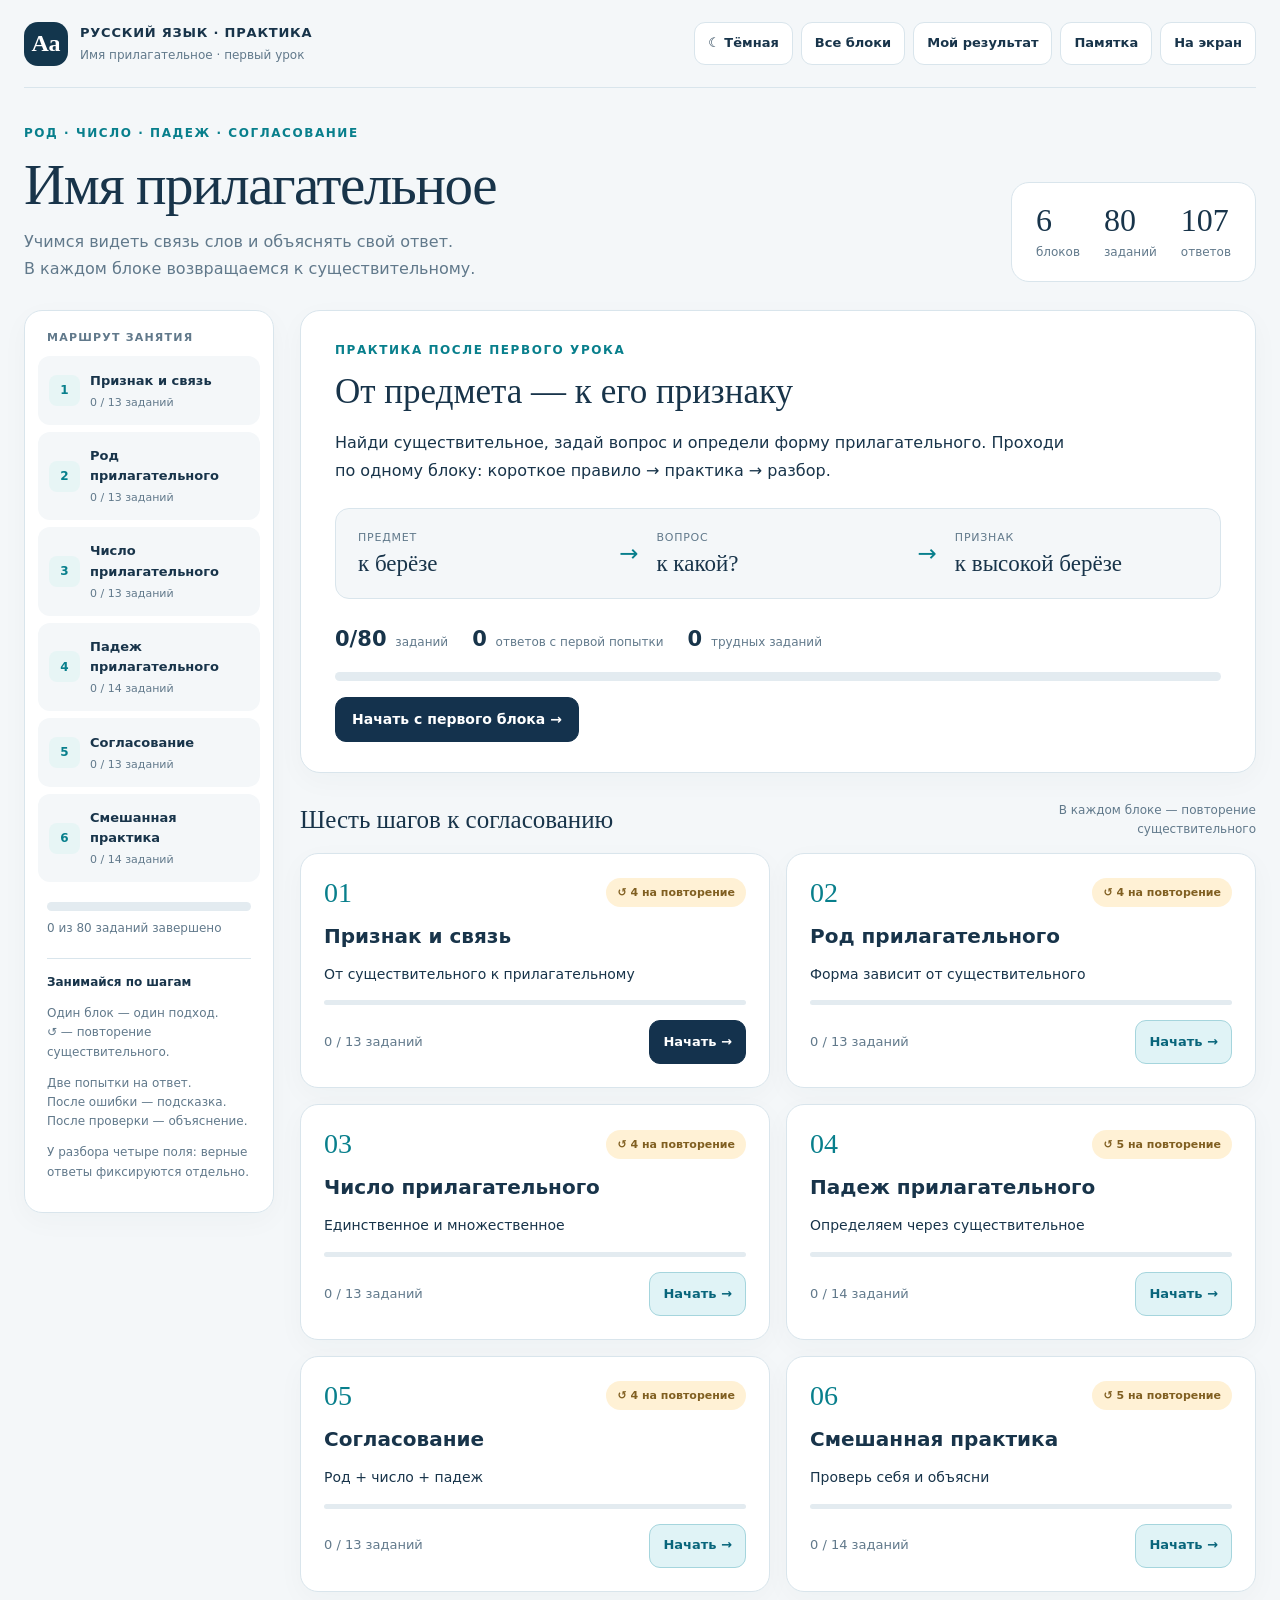
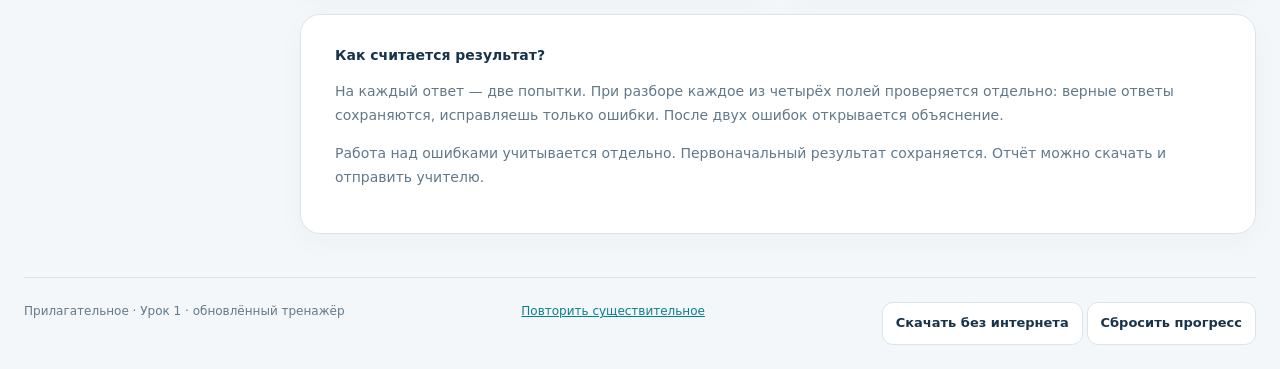
<file: russian-adjective-lesson-1/index.html>
<!doctype html><html lang="ru"><head><meta charset="utf-8"><meta name="viewport" content="width=device-width,initial-scale=1"><meta name="theme-color" content="#14324d"><meta name="description" content="80 заданий по прилагательному: связь слов, род, число, падеж, согласование. Повторение существительного в каждом блоке, проверка каждого признака, работа над ошибками и подробный отчёт."><title>Имя прилагательное — практика и понимание · Урок 1</title><script>try{document.documentElement.dataset.theme=localStorage.getItem('russian-adjective-theme-v1')||'light'}catch(e){}</script><style>
:root{--bg:#f3f7fa;--paper:#fff;--ink:#18344a;--muted:#61798b;--border:#d9e5ec;--navy:#14324d;--accent:#137b91;--a-light:#eaf6f9;--good:#13734b;--g-bg:#e8f8ef;--bad:#b13e45;--b-bg:#fff0f1;--warn:#936622;--w-bg:#fff5e1;--shadow:0 10px 34px #16344a0b}
*{box-sizing:border-box}html{scroll-behavior:smooth}body{margin:0;font:15px/1.55 system-ui,-apple-system,"Segoe UI",Arial,sans-serif;background:linear-gradient(155deg,#eef8fb,var(--bg) 35%,#f5f7f9);color:var(--ink)}button,input,select{font:inherit}button{cursor:pointer}button:focus-visible,input:focus-visible,select:focus-visible{outline:3px solid #d6a044;outline-offset:2px}button:disabled{opacity:.65;cursor:default}.wrap{max-width:1320px;padding:0 24px;margin:auto}.header{display:flex;justify-content:space-between;align-items:center;gap:12px;min-height:78px;border-bottom:1px solid var(--border)}.brand{display:flex;align-items:center;gap:12px}.logo{width:44px;height:44px;border-radius:13px;background:var(--navy);color:white;display:grid;place-items:center;font:bold 23px Georgia}.brand strong{display:block;letter-spacing:.06em;font-size:13px}.brand small{color:var(--muted);font-size:12px}.tools{display:flex;flex-wrap:wrap;gap:8px}.ghost{background:var(--paper);border:1px solid var(--border);border-radius:11px;padding:10px 13px;color:var(--ink);font-size:13px;font-weight:700;min-height:42px}.ghost:hover{border-color:#70b1bd}.hero{padding:34px 0 24px;display:flex;align-items:end;justify-content:space-between;gap:22px}.eyebrow{font-weight:850;font-size:12px;color:var(--accent);letter-spacing:.13em;text-transform:uppercase}.hero h1{font:normal clamp(35px,5vw,54px)/1.1 Georgia,serif;margin:10px 0}.hero p{color:var(--muted);margin:0;max-width:750px}.counter{display:flex;gap:17px;border:1px solid var(--border);border-radius:16px;padding:14px 19px;background:var(--paper);flex-shrink:0}.counter b{display:block;font:30px Georgia,serif}.counter small{color:var(--muted);font-size:12px}.layout{display:grid;grid-template-columns:245px minmax(0,1fr);gap:22px;align-items:start}.sidebar,.panel{background:var(--paper);border:1px solid var(--border);border-radius:20px;box-shadow:var(--shadow)}.sidebar{padding:16px;position:sticky;top:15px}.sidetitle{font-size:11px;letter-spacing:.11em;text-transform:uppercase;color:var(--muted);font-weight:850;margin:0 0 10px}.blocknav{display:grid;gap:7px}.navbtn{border:1px solid transparent;background:var(--bg);color:var(--ink);padding:12px;border-radius:12px;text-align:left;display:flex;gap:10px;align-items:center}.navbtn.active{background:var(--navy);color:#fff}.navbtn .nr{width:27px;height:27px;display:grid;place-items:center;border-radius:8px;background:#dcedf2;color:#23687d;font-size:12px;font-weight:800;flex-shrink:0}.navbtn.active .nr{background:#3d6079;color:white}.navbtn strong{display:block;font-size:13px}.navbtn small{display:block;font-size:11px;opacity:.7}.guide{margin-top:18px;border-top:1px solid var(--border);padding-top:14px;color:var(--muted);font-size:12px}.guide b{color:var(--ink)}.panel{padding:28px 32px;margin-bottom:19px}.panel h2{font:normal 31px Georgia,serif;margin:0 0 10px}.panel p{color:var(--muted)}.lead{font-size:16px;color:var(--ink)!important}.tag{border-radius:99px;background:var(--a-light);color:var(--accent);font-weight:800;font-size:11px;padding:6px 11px;display:inline-flex;align-items:center}.tag.repeat{color:#805f21;background:#fff1d5}.tag.difficult{color:#7b4f80;background:#f5e9f8}.grid{display:grid;grid-template-columns:repeat(2,minmax(0,1fr));gap:13px;margin-top:20px}.blockcard{border:1px solid var(--border);border-radius:16px;padding:19px;background:var(--bg);display:flex;flex-direction:column;gap:10px}.blockcard h3{margin:0;font-size:18px}.blockcard p{font-size:13px;margin:0;flex:1}.chips{display:flex;gap:7px;flex-wrap:wrap}.btn{border:0;background:#eaf1f5;color:var(--ink);font-weight:800;font-size:14px;padding:11px 16px;border-radius:11px;min-height:44px}.btn.primary{background:var(--navy);color:#fff}.btn.light{background:var(--a-light);color:var(--accent)}.btn:hover:not(:disabled){filter:brightness(.96)}.btnbar{display:flex;gap:10px;flex-wrap:wrap;margin-top:16px}.progress{height:9px;background:#e3ebf0;overflow:hidden;border-radius:99px;margin:16px 0 8px}.progress>div{height:100%;background:var(--accent);transition:width .2s}.muted{color:var(--muted);font-size:13px}.toprow{display:flex;align-items:center;justify-content:space-between;gap:9px;flex-wrap:wrap}.path{font-size:12px;color:var(--muted);font-weight:750}.qgrid{display:grid;grid-template-columns:repeat(10,minmax(0,1fr));gap:6px;margin:18px 0}.qjump{min-height:42px;border:1px solid var(--border);border-radius:9px;background:var(--bg);color:var(--ink);font-size:13px;font-weight:800}.qjump.current{outline:2px solid var(--accent);outline-offset:1px}.qjump.ok{background:var(--g-bg);border-color:#a3d8ba;color:var(--good)}.qjump.later{background:var(--w-bg);border-color:#e7d0a6;color:var(--warn)}.qjump.reveal{background:#f9e7e5;border-color:#e5b6b2;color:var(--bad)}.qtitle{font-size:23px;font-weight:850;line-height:1.35;margin:18px 0 15px}.quote{border-radius:15px;background:var(--bg);padding:19px 21px;text-align:center;font:clamp(20px,2.7vw,31px)/1.4 Georgia,serif;margin:0 0 18px;overflow-wrap:anywhere}.quote em{font-style:normal;background:#d9eef2;border-radius:5px;padding:0 3px;font-weight:700}.answergrid{display:grid;grid-template-columns:repeat(2,minmax(0,1fr));gap:10px}.option{border:1px solid var(--border);min-height:69px;text-align:left;background:var(--paper);color:var(--ink);border-radius:13px;padding:13px 14px;display:flex;gap:10px;align-items:center;font-weight:650}.option:hover:not(:disabled){border-color:#80b7c1;background:var(--bg)}.option.chosen{background:var(--a-light);border-color:var(--accent)}.option.wrong{background:var(--b-bg);border-color:var(--bad)}.option.correct{background:var(--g-bg);border-color:var(--good)}.letter{display:grid;place-items:center;width:29px;height:29px;border:1px solid var(--border);border-radius:8px;flex-shrink:0;color:var(--muted);font-size:12px}.answertext{flex:1;overflow-wrap:anywhere}.entry{width:min(100%,530px);font-size:18px;padding:13px;border:1px solid var(--border);border-radius:11px;background:var(--paper);color:var(--ink)}.inputhelp{color:var(--muted);font-size:12px;margin-top:7px}.feedback{margin:19px 0 0;padding:16px 18px;border-radius:14px}.feedback.good{background:var(--g-bg);border:1px solid #a9d4b9}.feedback.try{background:var(--w-bg);border:1px solid #e8d1a6}.feedback.reveal{background:var(--b-bg);border:1px solid #e6b8b8}.feedback strong{display:block;font-size:16px}.feedback p{color:var(--ink);font-size:14px;line-height:1.6;margin:8px 0}.footnav{border-top:1px solid var(--border);margin-top:22px;padding-top:17px;display:flex;justify-content:space-between;gap:10px;flex-wrap:wrap}.theory{background:var(--bg);border:1px solid var(--border);padding:15px 17px;border-radius:14px;margin:20px 0}.theory summary{cursor:pointer;font-weight:800;color:var(--accent)}.theory p{color:var(--ink);font-size:14px}.analysis{display:grid;grid-template-columns:repeat(2,minmax(0,1fr));gap:12px}.field{border:1px solid var(--border);border-radius:12px;padding:12px;background:var(--bg)}.field label{font-size:13px;font-weight:750;display:block;margin-bottom:7px}.field select{width:100%;padding:12px;border:1px solid var(--border);border-radius:10px;background:var(--paper);color:var(--ink)}.resultcards{display:grid;grid-template-columns:repeat(3,minmax(0,1fr));gap:10px;margin:20px 0}.stat{padding:17px;background:var(--bg);border-radius:13px;border:1px solid var(--border)}.stat b{font:32px Georgia,serif;display:block}.stat small{color:var(--muted)}.line{display:grid;grid-template-columns:200px 1fr 100px;gap:12px;align-items:center;padding:11px 0;border-bottom:1px solid var(--border)}.bar{height:8px;border-radius:99px;background:#e3eef2;overflow:hidden}.bar>span{height:100%;display:block;background:var(--accent)}.report{width:100%;height:265px;border:1px solid var(--border);padding:13px;border-radius:12px;background:var(--bg);color:var(--ink);font:13px/1.55 ui-monospace,monospace;resize:vertical}.footer{display:flex;justify-content:space-between;gap:14px;flex-wrap:wrap;color:var(--muted);font-size:12px;padding:24px 0;border-top:1px solid var(--border)}.footer a{color:var(--accent)}dialog{border:1px solid var(--border);border-radius:18px;background:var(--paper);color:var(--ink);width:min(680px,95vw);padding:26px;box-shadow:0 30px 60px #11263a55}dialog::backdrop{background:#122d43aa}.hide{display:none!important}
html[data-theme=dark]{color-scheme:dark;--bg:#172b3b;--paper:#1a3043;--ink:#edf7ff;--muted:#b7c9d7;--border:#3b5a70;--navy:#306780;--accent:#88dfe9;--a-light:#244b59;--good:#acebc9;--g-bg:#254938;--bad:#ffb7be;--b-bg:#4a2d39;--warn:#ffdaa0;--w-bg:#4c402f;--shadow:0 10px 34px #07131f55}html[data-theme=dark] body{background:linear-gradient(150deg,#0d1b29,#102436 65%,#122131)}html[data-theme=dark] .quote em{background:#2e6074;color:#fff}html[data-theme=dark] .tag.repeat{background:#53442e;color:#ffe0a5}html[data-theme=dark] .tag.difficult{background:#463450;color:#efd5f1}html[data-theme=dark] .navbtn .nr{background:#396078;color:#e3f6ff}html[data-theme=dark] .btn.primary{background:#427f99}html[data-theme=dark] .progress,html[data-theme=dark] .bar{background:#345065}
@media(max-width:930px){.layout{grid-template-columns:200px 1fr;gap:12px}.wrap{padding:0 15px}.panel{padding:22px}.grid{grid-template-columns:1fr}.qgrid{grid-template-columns:repeat(8,1fr)}}@media(max-width:720px){.header{padding:12px 0;align-items:start;flex-wrap:wrap}.hero{display:block;padding:24px 0 18px}.counter{display:inline-flex;margin-top:16px}.layout{display:block}.sidebar{position:static;margin-bottom:13px}.blocknav{grid-template-columns:repeat(3,minmax(0,1fr));gap:5px}.navbtn{padding:8px;display:block;text-align:center}.navbtn .nr{margin:auto auto 3px}.navbtn small{display:none}.navbtn strong{font-size:11px;line-height:1.2}.guide{display:none}.panel{padding:21px 16px;border-radius:18px}.answergrid{grid-template-columns:1fr}.analysis{grid-template-columns:1fr}.qtitle{font-size:21px}.quote{font-size:24px}.qgrid{grid-template-columns:repeat(7,1fr)}.footnav{position:sticky;bottom:0;background:var(--paper);margin:20px -16px -21px;padding:12px 16px calc(12px + env(safe-area-inset-bottom));box-shadow:0 -7px 20px #142f4a12;z-index:3}.line{grid-template-columns:120px 1fr 52px;font-size:12px}.stat{padding:10px}.stat b{font-size:25px}}@media(max-width:420px){.qgrid{grid-template-columns:repeat(6,1fr)}.ghost{font-size:11px;padding:9px}.logo{width:38px;height:38px}.hero h1{font-size:36px}.resultcards{gap:5px}}@media print{body{background:white}.header,.sidebar,.hero,.footer,.footnav,.tools{display:none!important}.layout{display:block}.panel{box-shadow:none;border:0}.wrap{max-width:none}}
 .layout:has(.sidebar.hide){display:block;max-width:1100px;margin:auto}
/* Accessibility and contrast audit for both themes and disabled states */
.btn{background:#e7eef3;color:#17394f;border:1px solid #cbdde8}
.btn.light{background:#e0f3f6;color:#08657b;border-color:#a5d5dd}
.btn.primary{background:#14324d;color:#fff;border-color:#14324d}
.btn:disabled,.ghost:disabled{opacity:1;cursor:not-allowed;background:#e7edf1;color:#657a8a;border-color:#d2dfe6}
.btn:focus-visible,.ghost:focus-visible,.qjump:focus-visible,.option:focus-visible{outline:3px solid #e4b050;outline-offset:3px}
html[data-theme=dark] .btn{background:#2b5268;color:#f2f9ff;border-color:#557d91}
html[data-theme=dark] .btn:hover:not(:disabled){background:#35667d}
html[data-theme=dark] .btn.primary{background:#337f9c;color:#fff;border-color:#67b6cf}
html[data-theme=dark] .btn.primary:hover:not(:disabled){background:#2e7893}
html[data-theme=dark] .btn.light{background:#244b5e;color:#a9f1ff;border-color:#4e8497}
html[data-theme=dark] .btn.light:hover:not(:disabled){background:#2c6176}
html[data-theme=dark] .btn:disabled,html[data-theme=dark] .ghost:disabled{background:#2c4251;color:#aec0cb;border-color:#466071;opacity:1}
html[data-theme=dark] .qjump.reveal{background:#55313b;color:#ffd0d5;border-color:#b57680}
html[data-theme=dark] .qjump.ok{background:#264c3d;color:#baf1d4;border-color:#5a967c}
html[data-theme=dark] .qjump.later{background:#544630;color:#ffdfab;border-color:#987e55}
html[data-theme=dark] .qjump.current{outline-color:#92e4ec}
html[data-theme=dark] .option.chosen{background:#2f5e70;border-color:#92deea;color:#fff}
html[data-theme=dark] .option.correct{background:#244e3e;border-color:#7dc2a2;color:#e4fff0}
html[data-theme=dark] .option.wrong{background:#57313a;border-color:#db8792;color:#ffe6e8}
.option:disabled{opacity:1}
html[data-theme=dark] .option.wrong:hover:not(:disabled){background:#57313a}
html[data-theme=dark] .option.chosen:hover:not(:disabled){background:#2f5e70}
html[data-theme=dark] .ghost:hover:not(:disabled){background:#254459;border-color:#89b6c7}
@media(max-width:720px){.footnav .btn{min-height:46px;white-space:normal}.btnbar .btn{min-height:46px}}

/* Revised lesson workspace: clearer hierarchy, visible steps and field feedback. */
:root{--accent:#087f8c;--a-light:#e7f5f5;--bg:#f4f7f9;--shadow:0 8px 28px #19344c08}
body{background:#f4f7f9}.wrap{max-width:1360px}.header{min-height:88px}.brand small{display:block;margin-top:3px}.logo{background:#13364d;font:700 24px Georgia;border-radius:14px}.hero{padding:36px 0 28px}.hero h1{font-size:clamp(38px,4.5vw,57px);letter-spacing:-.025em;margin:11px 0 13px}.hero p{font-size:16px;max-width:690px;line-height:1.65}.counter{gap:24px;padding:19px 24px;border-radius:18px}.counter b{font-size:32px}.counter small{display:block;margin-top:4px}.layout{grid-template-columns:250px minmax(0,1fr);gap:26px}.sidebar{padding:18px 13px;border-radius:18px}.sidetitle{padding:0 9px}.navbtn{padding:13px 10px;border:1px solid transparent;min-height:69px}.navbtn:hover{border-color:var(--border)}.navbtn .nr{height:31px;width:31px;background:var(--a-light);color:var(--accent)}.navbtn.active{background:#173d55}.navbtn small{margin-top:3px;opacity:1;color:var(--muted)}.navbtn.active small{color:#cce1ea}.navcheck{margin-left:auto;font-weight:800}.side-progress{margin:20px 9px 0;font-size:12px;color:var(--muted)}.guide{margin:20px 9px 0;line-height:1.6}.panel{border-radius:20px;padding:30px 34px}.panel h2{font:500 30px/1.25 Georgia,serif}.welcome h2{font-size:35px;margin-top:10px}.lead{line-height:1.7;max-width:740px}.example-flow{display:flex;gap:18px;align-items:center;background:var(--bg);padding:20px 22px;border:1px solid var(--border);border-radius:14px;margin:24px 0}.example-flow>span:not(.flow-arrow){flex:1}.example-flow small{display:block;font-size:11px;text-transform:uppercase;letter-spacing:.07em;color:var(--muted);margin-bottom:5px}.example-flow b{font:500 23px Georgia,serif;white-space:nowrap}.flow-arrow{color:var(--accent);font-size:23px}.overview{display:flex;gap:24px;flex-wrap:wrap;font-size:12px;color:var(--muted)}.overview b{font-size:21px;color:var(--ink);margin-right:5px}.section-heading{display:flex;align-items:center;justify-content:space-between;gap:15px;margin:28px 0 14px}.section-heading h2{font:500 25px Georgia,serif;margin:0}.section-heading span{font-size:12px;color:var(--muted);max-width:200px;text-align:right}.block-grid{margin-top:0;margin-bottom:22px;gap:16px}.blockcard{background:var(--paper);padding:23px;gap:12px;box-shadow:var(--shadow);border-radius:18px}.blockcard h3{font-size:20px}.blockcard p{font-size:14px}.block-number{font:28px Georgia,serif;color:var(--accent)}.blockcard .progress{height:5px;margin:3px 0}.blockcard .btn{font-size:13px;padding:9px 13px}.method{font-size:14px}.method p{line-height:1.7}.task-head{padding-bottom:20px}.task-head h2{margin:9px 0 8px;font-size:34px}.qgrid{display:flex;flex-wrap:wrap;gap:8px;margin-bottom:14px}.qjump{width:46px;min-height:42px;font-size:12px;position:relative}.qjump.first{background:var(--g-bg);color:var(--good);border-color:#8ac3a5}.qjump.second{background:var(--w-bg);color:var(--warn);border-color:#dfc68d}.qjump.revealed{background:var(--b-bg);color:var(--bad);border-color:#dfabae}.qjump.pending{border-color:#d6b47a;border-style:dashed}.legend{display:flex;flex-wrap:wrap;gap:16px;color:var(--muted);font-size:11px}.legend span:first-child{color:var(--good)}.legend span:nth-child(2){color:var(--warn)}.legend span:nth-child(3){color:var(--bad)}.exercise-panel{padding-top:25px}.qtitle{font-size:25px;line-height:1.42;margin-top:17px}.quote{padding:26px 23px;font-size:30px;background:#f0f6f8;line-height:1.55;border:1px solid var(--border)}.quote mark{background:#d5edef;color:#155866;border-radius:5px;font-weight:700;padding:1px 4px;box-decoration-break:clone}.option{min-height:80px;padding:17px 16px;border-width:1.5px;font-size:15px;line-height:1.5}.option:disabled{opacity:1}.option.correct .letter{color:var(--good);border-color:var(--good)}.option.wrong .letter{color:var(--bad);border-color:var(--bad)}.entry{font-size:17px;min-height:49px;max-width:100%}.input-label{display:block;margin:12px 0 8px;font-size:13px;font-weight:750}.check-btn{display:block;margin-top:16px}.analysis{gap:15px}.field{padding:18px;background:var(--paper);border-width:1.5px;min-width:0}.field label{min-height:30px;display:flex;gap:9px;align-items:center;font-size:14px}.step-num{display:inline-grid;place-items:center;background:var(--a-light);color:var(--accent);border-radius:7px;width:25px;height:25px;flex-shrink:0}.field input,.field select{width:100%;font-size:16px;min-height:49px}.field input:disabled,.field select:disabled{opacity:1;color:var(--ink);background:var(--bg)}.field.first,.field.second{border-color:#7bb899;background:var(--g-bg)}.field.pending{border-color:#d8b574}.field.revealed{border-color:#d89d9f;background:var(--b-bg)}.field-note{font-size:12px!important;margin:9px 0 0;line-height:1.5}.field-result{font-size:13px!important;font-weight:700;line-height:1.55;margin-bottom:0}.field-result.good{color:var(--good)}.field-result.bad{color:var(--bad)}.field-result.warn{color:var(--warn)}.feedback{padding:20px 22px}.feedback p{line-height:1.7}.reason-chain{padding:11px 13px;margin-top:14px;border-radius:10px;background:var(--paper);color:var(--accent);font-size:13px;font-weight:700}.theory{margin-top:23px;padding:14px 17px}.footnav{position:static;margin:22px 0 0;padding:18px 0 0;box-shadow:none}.split-stats{display:grid;grid-template-columns:1fr 1fr;gap:13px}.split-stats p{font-size:14px}.line{grid-template-columns:190px 1fr 55px}.line .progress{height:7px;margin:0}.text-link{color:var(--accent);border:0;padding:0;background:transparent;text-align:left;font-size:13px;font-weight:700;line-height:1.5;cursor:pointer;text-decoration:underline;text-underline-offset:3px}.weak-list{display:grid;gap:8px;max-height:320px;overflow:auto;margin:18px 0 26px}.weak-list button{border:1px solid var(--border);background:var(--bg);color:var(--ink);text-align:left;border-radius:10px;padding:13px 16px}.weak-list b{display:block;font-size:12px;color:var(--accent)}.weak-list span{font-size:14px}.filter-row{display:flex;gap:8px;margin:16px 0 10px}.filter-row .btn{font-size:12px}.report{height:340px;line-height:1.7}.help-step{border-bottom:1px solid var(--border);padding:16px 0}.help-step p{line-height:1.7;margin-bottom:0}dialog h2{font:30px Georgia,serif;margin:10px 0}dialog table{width:100%;border-collapse:collapse;margin-top:20px;font-size:14px}dialog caption{text-align:left;font-weight:800;margin-bottom:8px}dialog td,dialog th{text-align:left;border-bottom:1px solid var(--border);padding:8px}.help-warning,.storage-warning{border-radius:12px;background:var(--w-bg);color:var(--warn);padding:14px;font-size:13px}.danger{background:var(--b-bg);color:var(--bad)}.footer{margin-top:24px}.sr{position:absolute;width:1px;height:1px;padding:0;margin:-1px;overflow:hidden;clip:rect(0,0,0,0);white-space:nowrap;border:0}.print-only{display:none}.presentation .sidebar,.presentation .hero,.presentation .footer,.presentation .brand{display:none}.presentation .layout{display:block;max-width:1050px;margin:auto}.presentation .header{justify-content:flex-end;min-height:68px}.presentation .qtitle{font-size:30px}.presentation .quote{font-size:38px}.presentation .option{font-size:20px}
html[data-theme=dark] .quote{background:#203e50}html[data-theme=dark] .quote mark{background:#356d79;color:#eeffff}html[data-theme=dark] .navbtn.active{background:#306b81}html[data-theme=dark] .navbtn.active small{color:#e0f4fa}html[data-theme=dark] .navbtn .nr{background:#294b5d;color:#c1f4fa}html[data-theme=dark] .qjump.first{background:#254c3d;color:#b9f1d5;border-color:#588e75}html[data-theme=dark] .qjump.second{background:#534730;color:#ffdfab;border-color:#9b8155}html[data-theme=dark] .qjump.revealed{background:#57323c;color:#ffd0d5;border-color:#a77680}html[data-theme=dark] .field.first,html[data-theme=dark] .field.second{border-color:#598e75}html[data-theme=dark] .field.revealed{border-color:#a77680}html[data-theme=dark] .logo{background:#34718a}
@media(max-width:1100px){.layout{grid-template-columns:220px minmax(0,1fr);gap:18px}.panel{padding:25px}.example-flow{gap:10px;padding:17px}.example-flow b{font-size:20px}.blockcard{padding:19px}.section-heading{display:block}.section-heading span{display:block;max-width:none;text-align:left;margin-top:7px}}
@media(max-width:720px){.wrap{padding:0 14px}.header{min-height:80px}.brand strong{font-size:12px}.hero{padding-top:24px}.hero p{font-size:14px}.counter{gap:24px;padding:12px 20px}.counter b{font-size:27px}.counter small{font-size:11px}.layout{display:block}.sidebar{padding:10px;margin-bottom:17px}.sidetitle{display:none}.blocknav{grid-template-columns:repeat(3,minmax(0,1fr));gap:6px}.navbtn{min-height:65px;padding:8px 4px}.navbtn .nr{display:none}.navbtn strong{font-size:12px;line-height:1.35}.navbtn small{display:block;font-size:10px;margin-top:5px}.navcheck{display:none}.side-progress{margin:9px 6px 3px}.side-progress .progress{margin:4px 0;height:5px}.side-progress>span{font-size:11px}.panel{padding:23px 18px}.welcome h2{font-size:29px}.example-flow{flex-wrap:wrap;gap:9px;padding:15px}.example-flow b{font-size:17px;white-space:normal}.example-flow small{font-size:9px}.example-flow>span:not(.flow-arrow){min-width:0}.flow-arrow{font-size:17px}.overview{gap:12px;font-size:11px}.overview b{font-size:18px}.block-grid{grid-template-columns:1fr;gap:12px}.blockcard{padding:20px}.blockcard .toprow{flex-wrap:nowrap}.section-heading h2{font-size:24px}.task-head h2{font-size:29px}.qjump{width:41px;min-height:40px}.qgrid{gap:7px}.qtitle{font-size:22px}.quote{font-size:25px;padding:21px 14px}.option{min-height:72px}.analysis,.split-stats{grid-template-columns:1fr}.field{padding:16px}.footnav{position:static;margin:20px 0 0;padding:17px 0 0;gap:8px;flex-wrap:wrap}.footnav .btn{font-size:12px;padding:10px 12px;flex:1;min-width:85px}.line{grid-template-columns:130px 1fr 40px;gap:8px}.line .text-link{font-size:12px}.resultcards{gap:7px}.stat small{font-size:11px}.stat b{font-size:28px}.presentation .qtitle{font-size:25px}.presentation .quote{font-size:28px}.presentation .option{font-size:17px}.reason-chain{font-size:12px}.legend{gap:10px}.footer{font-size:11px}.tools{gap:5px}.ghost{font-size:11px;padding:9px 10px}}
@media(prefers-reduced-motion:reduce){*{scroll-behavior:auto!important;transition:none!important}}
@media print{#app>*{display:none!important}#app .panel:has(#printReport){display:block!important}#app .panel:has(#printReport)>*{display:none!important}#app #printReport{display:block!important;white-space:pre-wrap;font:11px/1.5 monospace;color:#000}dialog{display:none!important}.header,.footer,.sidebar,.hero,.storage-warning{display:none!important}}
</style></head><body><div class="wrap"><header class="header"><div class="brand"><div class="logo">Аа</div><div><strong>РУССКИЙ ЯЗЫК · ПРАКТИКА</strong><small>Имя прилагательное · первый урок</small></div></div><div class="tools"><button class="ghost" id="themeBtn" aria-pressed="false">☾ Тёмная</button><button class="ghost" id="homeBtn">Все блоки</button><button class="ghost" id="resultBtn">Мой результат</button><button class="ghost" id="helpBtn">Памятка</button><button class="ghost" id="fullBtn" aria-pressed="false">На экран</button></div></header><section class="hero"><div><div class="eyebrow">Род · число · падеж · согласование</div><h1>Имя прилагательное</h1><p>Учимся видеть связь слов и объяснять свой ответ.<br>В каждом блоке возвращаемся к существительному.</p></div><div class="counter"><div><b>6</b><small>блоков</small></div><div><b id="totalTop">80</b><small>заданий</small></div><div><b id="totalAnswers">—</b><small>ответов</small></div></div></section><p class="storage-warning" id="storageWarning" hidden>Браузер не позволяет сохранить прогресс. Скачай отчёт перед закрытием страницы.</p><main class="layout"><aside class="sidebar"><p class="sidetitle">Маршрут занятия</p><nav id="nav" class="blocknav" aria-label="Блоки тренажёра"></nav><div id="sideProgress" class="side-progress"></div><div class="guide"><b>Занимайся по шагам</b><p>Один блок — один подход.<br>↺ — повторение существительного.</p><p>Две попытки на ответ.<br>После ошибки — подсказка.<br>После проверки — объяснение.</p><p>У разбора четыре поля: верные ответы фиксируются отдельно.</p></div></aside><section id="app" aria-label="Практика"></section></main><footer class="footer"><span>Прилагательное · Урок 1 · обновлённый тренажёр</span><a href="../russian-noun-summary/">Повторить существительное</a><span><button class="ghost" id="offlineBtn">Скачать без интернета</button> <button class="ghost" id="resetBtn">Сбросить прогресс</button></span></footer></div><div id="announcement" class="sr" aria-live="polite" role="status"></div><dialog id="modal" aria-label="Справка и действия"><div id="modalBody"></div><div class="btnbar"><button class="btn" id="closeModal">Закрыть</button></div></dialog><script>
const GROUPS=[
  {
    "id": "b1",
    "title": "Признак и связь",
    "subtitle": "От существительного к прилагательному",
    "rule": "Имя прилагательное обозначает признак предмета. От существительного к прилагательному задаём вопросы какой? какая? какое? какие? (в косвенных падежах — какого? какому? и др.). Главное слово обычно существительное.",
    "qs": [
      [
        "c",
        0,
        "Какое слово является прилагательным?",
        "Ранним утром проснулся город.",
        [
          "ранним",
          "утром",
          "проснулся",
          "город"
        ],
        0,
        "«Ранним» обозначает признак утра, отвечает на вопрос «каким?».",
        "Найди слово, которое описывает существительное."
      ],
      [
        "c",
        0,
        "К какому существительному относится слово «узкая»?",
        "Узкая дорожка вела к старому мосту.",
        [
          "мосту",
          "дорожка",
          "вела",
          "старому"
        ],
        1,
        "Дорожка (какая?) узкая; слово «узкая» описывает дорожку.",
        "От какого предмета можно задать вопрос «какая?»?"
      ],
      [
        "t",
        0,
        "Впиши главное слово в начальной форме.",
        "Мальчик любовался далёкими горами.",
        "гора",
        "Главное слово — «горами»; начальная форма этого существительного — «гора».",
        "Верни слово из творительного падежа во множественном числе в И. п. ед. ч."
      ],
      [
        "c",
        1,
        "Какова начальная форма существительного «зданиями»?",
        "Мы любовались высокими зданиями.",
        [
          "зданий",
          "зданием",
          "здание",
          "здания"
        ],
        2,
        "Зданиями → здание (И. п., ед. ч.).",
        "Не путай форму множественного числа с начальной формой."
      ],
      [
        "c",
        1,
        "Укажи постоянные признаки существительного «тетрадь».",
        "В тетради появились новые записи.",
        [
          "ж. р., 3-е склонение, неодуш.",
          "ж. р., 1-е склонение, неодуш.",
          "м. р., 2-е склонение, неодуш.",
          "ж. р., 3-е склонение, одуш."
        ],
        0,
        "Тетрадь — ж. р., 3-е склонение, неодушевлённое.",
        "У существительного на мягкий знак определи род: моя тетрадь."
      ],
      [
        "c",
        0,
        "Какая связь слов установлена верно?",
        "В густом лесу раздался громкий крик.",
        [
          "лесу → какой? громкий",
          "крик → какой? густом",
          "лесу → каком? густом",
          "крик → каком? густом"
        ],
        2,
        "В лесу (каком?) густом; крик (какой?) громкий.",
        "Соотнеси признак с предметом, который он описывает."
      ],
      [
        "m",
        0,
        "Выбери только прилагательные.",
        "Лист, осенний, сияет, прохладная, деревья, солнечное, быстро.",
        [
          "осенний",
          "сияет",
          "прохладная",
          "деревья",
          "солнечное",
          "быстро"
        ],
        [
          0,
          2,
          4
        ],
        "«Осенний», «прохладная», «солнечное» называют признаки предметов.",
        "Нужны слова, к которым можно задать вопрос о признаке предмета."
      ],
      [
        "c",
        1,
        "Каково склонение слова «площадь»?",
        "Мы шли по большой площади.",
        [
          "1-е",
          "2-е",
          "3-е",
          "разносклоняемое"
        ],
        2,
        "Площадь — ж. р., нулевое окончание в И. п., 3-е склонение.",
        "Моя площадь, как и моя ночь."
      ],
      [
        "c",
        0,
        "Какое рассуждение верно?",
        "На высокой берёзе сидела птица.",
        [
          "«Высокой» — существительное, потому что стоит перед «берёзе».",
          "«Высокой» — прилагательное: берёзе (какой?) высокой.",
          "«Высокой» — глагол, потому что обозначает состояние.",
          "«Берёзе» — прилагательное: отвечает на вопрос «где?»."
        ],
        1,
        "Вопрос от существительного к его признаку позволяет установить связь.",
        "Найди название предмета, а затем слово, которое его описывает."
      ],
      [
        "t",
        0,
        "Выпиши прилагательное, которое относится к слову «стол», в форме из предложения.",
        "В просторной комнате стоял деревянный стол.",
        "деревянный",
        "Стол (какой?) деревянный. «Просторной» описывает комнату.",
        "Задай вопрос отдельно от каждого существительного."
      ],
      [
        "t",
        0,
        "Выпиши прилагательное в форме из предложения.",
        "Мы остановились возле тихого озера.",
        "тихого",
        "Возле озера (какого?) тихого. Выписываем форму из предложения, не начальную.",
        "Найди слово, которое обозначает признак озера."
      ],
      [
        "c",
        1,
        "Какое существительное одушевлённое?",
        "Кукла лежала рядом с мячом, книгой и пеналом.",
        [
          "кукла",
          "мяч",
          "книга",
          "пенал"
        ],
        0,
        "Кукла — грамматически одушевлённое существительное: вижу кукол, нет кукол. Остальные слова неодушевлённые.",
        "Грамматическая одушевлённость не всегда равна «живой / неживой». Вспомни слово «кукла»."
      ],
      [
        "m",
        0,
        "Выбери все верно построенные вопросы.",
        "В маленьком саду созрели сладкие яблоки.",
        [
          "саду (каком?) маленьком",
          "яблоки (какие?) сладкие",
          "саду (какие?) сладкие",
          "яблоки (каком?) маленьком"
        ],
        [
          0,
          1
        ],
        "Маленьком — признак сада, сладкие — признак яблок. Вопрос задаём от названия предмета.",
        "Не соединяй слова только потому, что они стоят в одном предложении."
      ]
    ]
  },
  {
    "id": "b2",
    "title": "Род прилагательного",
    "subtitle": "Форма зависит от существительного",
    "rule": "В единственном числе прилагательное изменяется по родам: тёмный лес — тёмная ночь — тёмное небо. Род существительного обычно постоянный, а род прилагательного — непостоянный.",
    "qs": [
      [
        "c",
        0,
        "Определи род прилагательного «светлая».",
        "Светлая комната была просторной.",
        [
          "мужской",
          "женский",
          "средний",
          "не определяется"
        ],
        1,
        "Комната — ж. р., поэтому прилагательное «светлая» — ж. р.",
        "Сначала определи род слова «комната»."
      ],
      [
        "c",
        0,
        "Какая пара согласована правильно?",
        "Выбери словосочетание.",
        [
          "тёплая море",
          "тёплое пальто",
          "тёплый осень",
          "тёплое шарф"
        ],
        1,
        "Пальто — существительное среднего рода; тёплое пальто.",
        "Определи род каждого существительного."
      ],
      [
        "c",
        1,
        "Какого рода существительное «дядя»?",
        "Добрый дядя улыбнулся.",
        [
          "женского",
          "среднего",
          "мужского",
          "род не определяется"
        ],
        2,
        "«Мой дядя» — мужской род, несмотря на окончание -я.",
        "Помогает местоимение «мой»."
      ],
      [
        "t",
        0,
        "Впиши форму прилагательного «глубокий» для существительного «река».",
        "По долине текла (глубокий) река.",
        "глубокая",
        "Река — ж. р., ед. ч.; правильная форма — глубокая.",
        "Река — моя; значит нужна форма женского рода."
      ],
      [
        "c",
        0,
        "В чём главная причина разных форм прилагательного?",
        "Высокий дуб — высокая сосна — высокое дерево.",
        [
          "Изменилось значение слова «высокий».",
          "Прилагательное согласуется с существительными разного рода.",
          "Все слова употреблены во множественном числе.",
          "Изменился только падеж существительных."
        ],
        1,
        "Существительные относятся к трём родам; формы прилагательного меняются вместе с ними.",
        "Посмотри на род слов дуб, сосна, дерево."
      ],
      [
        "c",
        1,
        "Какого рода существительное «имя»?",
        "На листе написано старое имя.",
        [
          "мужского",
          "женского",
          "среднего",
          "не определяется"
        ],
        2,
        "Имя — разносклоняемое существительное среднего рода.",
        "Вспомни десятку существительных на -мя."
      ],
      [
        "c",
        0,
        "Какое утверждение верно?",
        "Смелый поступок — смелая девочка.",
        [
          "Род у прилагательных — постоянный признак.",
          "У существительных меняется род из-за прилагательного.",
          "Прилагательное принимает род существительного.",
          "Род слова «девочка» не определяется."
        ],
        2,
        "У прилагательного род непостоянный и зависит от существительного.",
        "Сравни «смелый» и «смелая»."
      ],
      [
        "c",
        1,
        "Укажи род и склонение существительного «рояль».",
        "В углу стоял старый рояль.",
        [
          "м. р., 2-е склонение",
          "ж. р., 3-е склонение",
          "м. р., 3-е склонение",
          "ср. р., 2-е склонение"
        ],
        0,
        "Рояль — мужской род, 2-е склонение.",
        "Скажи «мой рояль»."
      ],
      [
        "c",
        0,
        "Почему у слов «красивый», «красивая», «красивое» разный род?",
        "Красивый город, красивая улица, красивое озеро.",
        [
          "Это разные части речи.",
          "Род каждой формы определяется родом её существительного.",
          "Род прилагательного зависит от глагола.",
          "У прилагательных вообще нет рода."
        ],
        1,
        "Город — м. р., улица — ж. р., озеро — ср. р.",
        "Вспомни связь главного и зависимого слова."
      ],
      [
        "t",
        0,
        "Согласуй слово «новый» и запиши только прилагательное.",
        "На вешалке висело (новый) пальто.",
        "новое",
        "Пальто — несклоняемое существительное среднего рода: новое пальто.",
        "Род можно определить даже у существительного, которое не изменяет окончание."
      ],
      [
        "a",
        0,
        "Определи признаки прилагательного «осеннее».",
        "Осеннее солнце выглянуло из-за туч.",
        [
          "солнце",
          "средний",
          "единственное",
          "именительный"
        ],
        "Солнце — ср. р., ед. ч., И. п. Прилагательное «осеннее» согласуется с ним.",
        "Найди предмет, признак которого называет «осеннее»."
      ],
      [
        "c",
        1,
        "Какое существительное относится к общему роду?",
        "Миша — известный задира. Маша — известная задира.",
        [
          "Миша",
          "Маша",
          "задира",
          "ни одно"
        ],
        2,
        "Задира — существительное общего рода: так можно назвать и мальчика, и девочку. Прилагательное показывает, о ком речь.",
        "Одно и то же существительное употреблено с «известный» и «известная»."
      ],
      [
        "c",
        0,
        "Почему верно «свежая морковь»?",
        "На грядке выросла свежая морковь.",
        [
          "Мягкий знак всегда означает женский род.",
          "Морковь — женского рода, прилагательное согласуется с ней.",
          "Все прилагательные перед существительным женского рода.",
          "Род прилагательного определяем по глаголу."
        ],
        1,
        "Моя морковь — ж. р.; поэтому свежая. Сам по себе мягкий знак не определяет род: сравни «рояль».",
        "Сначала определи род существительного, не делай вывода только по последней букве."
      ]
    ]
  },
  {
    "id": "b3",
    "title": "Число прилагательного",
    "subtitle": "Единственное и множественное",
    "rule": "Прилагательное принимает число существительного: высокий дом — высокие дома. Во множественном числе род прилагательного НЕ определяется; однако у существительного, имеющего форму ед. ч., род сохраняется.",
    "qs": [
      [
        "c",
        0,
        "Определи число прилагательного «тихие».",
        "На берегу стояли тихие деревни.",
        [
          "единственное",
          "множественное",
          "число не определяется",
          "сразу два числа"
        ],
        1,
        "Деревни — мн. ч.; тихие — мн. ч.",
        "Найди число существительного."
      ],
      [
        "c",
        0,
        "У прилагательного «молодые» род…",
        "Молодые спортсмены вышли на поле.",
        [
          "мужской",
          "женский",
          "средний",
          "не определяется"
        ],
        3,
        "Прилагательное во множественном числе: род не определяется.",
        "Не переносите мужской род слова «спортсмен» на прилагательное во мн. ч."
      ],
      [
        "c",
        1,
        "Укажи число существительного «листва».",
        "Густая листва закрывала окно.",
        [
          "единственное",
          "множественное",
          "не определяется",
          "оба числа"
        ],
        0,
        "Листва — собирательное существительное единственного числа.",
        "Проверь форму «густая листва закрывала»."
      ],
      [
        "t",
        0,
        "Впиши подходящую форму прилагательного «чистый».",
        "На столе лежали (чистый) листы.",
        "чистые",
        "Листы — множественное число, значит «чистые».",
        "Слово «листы» обозначает несколько предметов."
      ],
      [
        "c",
        0,
        "Где правильно определены признаки?",
        "Старые деревья.",
        [
          "Прилагательное — ср. р., мн. ч.",
          "Прилагательное — м. р., мн. ч.",
          "Прилагательное — мн. ч., род не определяется.",
          "Прилагательное — ср. р., ед. ч."
        ],
        2,
        "«Старые» стоит во мн. ч., род не определяется. Существительное «деревья» происходит от «дерево» — ср. р.",
        "Различай признаки существительного и прилагательного."
      ],
      [
        "c",
        1,
        "Каково число слова «ножницы»?",
        "Острые ножницы лежали на столе.",
        [
          "единственное",
          "множественное",
          "оба числа",
          "число меняется в зависимости от размера"
        ],
        1,
        "Ножницы употребляется только в форме множественного числа.",
        "Один предмет иногда называется существительным только мн. ч."
      ],
      [
        "c",
        0,
        "Что изменилось в словосочетании?",
        "Синее озеро → синие озёра.",
        [
          "Только род прилагательного.",
          "Число существительного и прилагательного.",
          "Только падеж.",
          "Постоянный род существительного."
        ],
        1,
        "Озеро → озёра и синее → синие: изменилось число. Род существительного остался средним.",
        "Подумай, сколько озёр в каждом примере."
      ],
      [
        "c",
        1,
        "Где род существительного не определяется?",
        "Выбери слово, которое обычно не имеет единственного числа.",
        [
          "деревья",
          "друзья",
          "каникулы",
          "здания"
        ],
        2,
        "Каникулы — существительное только мн. ч., поэтому род не определяется. У остальных есть ед. ч.",
        "Верни слова в единственное число."
      ],
      [
        "m",
        0,
        "Выбери все верные утверждения.",
        "Сравни: «яркий фонарь» — «яркие фонари».",
        [
          "Оба прилагательных стоят во мн. ч.",
          "Род прилагательного «яркие» не определяется.",
          "Число прилагательного изменилось.",
          "Род существительного «фонарь» стал женским."
        ],
        [
          1,
          2
        ],
        "Яркий — ед. ч., яркие — мн. ч.; у «яркие» не определяется род. Фонарь остаётся м. р.",
        "Сравни изменяемый признак «число» и постоянный род существительного."
      ],
      [
        "t",
        0,
        "Поставь словосочетание во множественное число. Запиши оба слова.",
        "Широкий мост.",
        "широкие мосты",
        "Мост → мосты; широкий → широкие. Оба слова изменили число.",
        "Измени форму обоих слов, сохрани именительный падеж."
      ],
      [
        "a",
        0,
        "Разбери прилагательное «высокие».",
        "У дороги росли высокие деревья.",
        [
          "деревья",
          "не определяется",
          "множественное",
          "именительный"
        ],
        "Деревья — мн. ч., И. п.; высокие — мн. ч., И. п., род не определяется. Род существительного по слову «дерево» — средний.",
        "Не переноси род существительного на прилагательное во множественном числе."
      ],
      [
        "c",
        1,
        "Какое существительное употребляется только в единственном числе?",
        "Проверь формы слов.",
        [
          "молоко",
          "окно",
          "город",
          "тетрадь"
        ],
        0,
        "В обычном значении вещества «молоко» употребляется только в единственном числе.",
        "Подумай о названиях веществ."
      ],
      [
        "c",
        0,
        "Как исправить объяснение ученика?",
        "«Белые облака: белые — среднего рода, потому что облако — оно».",
        [
          "Оставить объяснение без изменений.",
          "Указать мужской род прилагательного.",
          "Указать: множественное число, род прилагательного не определяется.",
          "Указать: единственное число, средний род."
        ],
        2,
        "Белые — форма множественного числа; род здесь не определяется. Слово «облако» среднего рода.",
        "Раздели признаки существительного и прилагательного."
      ]
    ]
  },
  {
    "id": "b4",
    "title": "Падеж прилагательного",
    "subtitle": "Определяем через существительное",
    "rule": "Падеж прилагательного совпадает с падежом существительного, с которым оно связано. Алгоритм: найди существительное → определи его падеж по роли в предложении и вопросу → перенеси падеж на прилагательное. Не определяй падеж по одному окончанию.",
    "qs": [
      [
        "c",
        1,
        "В каком падеже существительное «книгу»?",
        "Мы положили книгу на стол.",
        [
          "именительный",
          "родительный",
          "винительный",
          "предложный"
        ],
        2,
        "Положили что? — книгу. В. п.",
        "Задай вопрос от глагола «положили»."
      ],
      [
        "c",
        0,
        "В каком падеже прилагательное «древнему»?",
        "Путники подошли к древнему храму.",
        [
          "родительный",
          "дательный",
          "творительный",
          "предложный"
        ],
        1,
        "К храму — Д. п.; «древнему» согласуется с «храму» и тоже стоит в Д. п.",
        "Начни со слова «храму»."
      ],
      [
        "c",
        0,
        "Определи падеж прилагательного «прохладном».",
        "Мы отдыхали в прохладном саду.",
        [
          "винительный",
          "творительный",
          "предложный",
          "именительный"
        ],
        2,
        "Отдыхали где? в чём? — в саду, П. п.; прохладном — П. п.",
        "Вспомни падеж существительного «саду» в данном контексте."
      ],
      [
        "c",
        1,
        "Определи падеж существительного «мост» в предложении.",
        "Мы увидели мост за рекой.",
        [
          "именительный",
          "винительный",
          "родительный",
          "дательный"
        ],
        1,
        "Увидели что? мост — В. п., хотя форма совпадает с И. п.",
        "Найди подлежащее и объект действия."
      ],
      [
        "c",
        0,
        "Выбери верную пару падежей.",
        "Сильный ветер поднял пыль. Мы почувствовали сильный ветер.",
        [
          "И. п. и И. п.",
          "В. п. и В. п.",
          "И. п. и В. п.",
          "Р. п. и Д. п."
        ],
        2,
        "В первом предложении ветер — подлежащее, И. п.; во втором — объект, В. п. Формы совпадают.",
        "Кто действует? Что почувствовали?"
      ],
      [
        "t",
        0,
        "Впиши падеж прилагательного одним словом.",
        "Мы любовались багряным закатом.",
        "творительный",
        "Любовались чем? — закатом, Т. п.; «багряным» тоже Т. п.",
        "Вопрос «любовались чем?»"
      ],
      [
        "c",
        1,
        "Где существительное стоит в предложном падеже?",
        "Выбери предложение.",
        [
          "Мы подошли к станции.",
          "Мы стояли на станции.",
          "Мы увидели станцию.",
          "Мы вышли со станции."
        ],
        1,
        "Стояли на чём? — на станции (П. п.). «К станции» — Д. п., «станцию» — В. п., «со станции» — Р. п.",
        "Вспомни значение конструкции «на чём?»."
      ],
      [
        "c",
        0,
        "Падеж прилагательного «новой»?",
        "На новой станции открыли кафе.",
        [
          "дательный",
          "предложный",
          "родительный",
          "творительный"
        ],
        1,
        "На станции — П. п., поэтому «новой» — П. п.",
        "Не опирайся только на форму «новой»."
      ],
      [
        "c",
        0,
        "Падеж прилагательного «новой»?",
        "К новой станции ведёт дорога.",
        [
          "предложный",
          "родительный",
          "дательный",
          "творительный"
        ],
        2,
        "К станции — Д. п., поэтому «новой» — Д. п. Одинаковая форма — разные падежи.",
        "Предлог «к» с этим существительным: кому? чему?"
      ],
      [
        "m",
        1,
        "Выбери существительные в родительном падеже.",
        "Нет времени, подойти к музею, у берёзы, над рекой, без тетради.",
        [
          "времени",
          "музею",
          "берёзы",
          "рекой",
          "тетради"
        ],
        [
          0,
          2,
          4
        ],
        "Нет чего? времени, у чего? берёзы, без чего? тетради — Р. п.",
        "Подумай о предлогах и вопросах каждого сочетания."
      ],
      [
        "a",
        0,
        "Определи признаки прилагательного «старого».",
        "У старого дуба стояла скамейка.",
        [
          "дуба",
          "мужской",
          "единственное",
          "родительный"
        ],
        "У чего? — у дуба, Р. п.; дуб — м. р. Старого — м. р., ед. ч., Р. п.",
        "Сначала задай падежный вопрос к «дуба»."
      ],
      [
        "c",
        1,
        "Определи падеж слова «тетради».",
        "В тетради записали имя.",
        [
          "родительный",
          "дательный",
          "предложный",
          "винительный"
        ],
        2,
        "Записали где? в чём? — в тетради, П. п. Та же форма может встретиться в других падежах, поэтому нужен контекст.",
        "Окончания недостаточно: задай вопрос с предлогом."
      ],
      [
        "t",
        0,
        "Назови падеж прилагательного «красивую» одним словом.",
        "Туристы увидели красивую башню.",
        "винительный",
        "Увидели что? — башню, В. п.; прилагательное «красивую» тоже в В. п.",
        "Определи падеж слова «башню»."
      ],
      [
        "c",
        0,
        "Как различаются падежи прилагательного?",
        "Мы вошли в светлую комнату. Мы сидели в светлой комнате.",
        [
          "В обоих — П. п.",
          "В первом — В. п., во втором — П. п.",
          "В первом — П. п., во втором — В. п.",
          "В обоих — Д. п."
        ],
        1,
        "Вошли во что? в комнату — В. п. Сидели в чём? в комнате — П. п. Один предлог «в» не определяет падеж.",
        "Сравни направление движения и место действия."
      ]
    ]
  },
  {
    "id": "b5",
    "title": "Согласование",
    "subtitle": "Род + число + падеж",
    "rule": "Согласование: прилагательное принимает грамматические формы, соответствующие существительному. В ед. ч. совпадают род, число и падеж; во мн. ч. — число и падеж (род прилагательного не определяется).",
    "qs": [
      [
        "c",
        0,
        "Каково полное описание прилагательного «старому»?",
        "Мы приблизились к старому зданию.",
        [
          "м. р., ед. ч., Д. п.",
          "ср. р., ед. ч., Д. п.",
          "ср. р., ед. ч., П. п.",
          "ср. р., мн. ч., Д. п."
        ],
        1,
        "Зданию — ср. р., ед. ч., Д. п.; «старому» имеет те же грамматические формы.",
        "Начальная форма существительного — здание."
      ],
      [
        "c",
        1,
        "Род и склонение слова «здание»?",
        "Возле здания посадили липу.",
        [
          "ср. р., 2-е склонение",
          "м. р., 2-е склонение",
          "ср. р., 1-е склонение",
          "ср. р., разносклоняемое"
        ],
        0,
        "Здание — ср. р., 2-е склонение (на -ие).",
        "Сравни: моё здание."
      ],
      [
        "c",
        0,
        "Где нарушено согласование?",
        "Выбери ошибочное словосочетание.",
        [
          "с высокой сосной",
          "около старой школы",
          "под синими небом",
          "по широкой дороге"
        ],
        2,
        "Небом — ср. р., ед. ч., Т. п.; правильно «под синим небом».",
        "Ориентируйся не только на окончание: сколько предметов и какой род?"
      ],
      [
        "c",
        0,
        "Укажи грамматические признаки «тихими».",
        "Мы шли тихими улицами.",
        [
          "мн. ч., Т. п.; род не определяется",
          "ж. р., мн. ч., Т. п.",
          "мн. ч., Д. п.; род не определяется",
          "ед. ч., Т. п., ж. р."
        ],
        0,
        "Улицами — Т. п., мн. ч.; «тихими» — Т. п., мн. ч., род не определяется.",
        "У прилагательного во множественном числе нет категории рода."
      ],
      [
        "c",
        1,
        "Каково склонение существительного «тетрадью»?",
        "Учитель наклонился над новой тетрадью.",
        [
          "1-е",
          "2-е",
          "3-е",
          "разносклоняемое"
        ],
        2,
        "Тетрадью → тетрадь: ж. р., нулевое окончание, 3-е склонение.",
        "Сначала восстанови начальную форму, затем определи род."
      ],
      [
        "a",
        0,
        "Определи признаки прилагательного «узкой».",
        "Мы подошли к узкой тропинке.",
        [
          "тропинке",
          "женский",
          "единственное",
          "дательный"
        ],
        "К тропинке — Д. п., ед. ч.; тропинка — ж. р. Поэтому «узкой»: ж. р., ед. ч., Д. п.",
        "Сначала разберите существительное «тропинке»."
      ],
      [
        "c",
        0,
        "Какое объяснение согласования верно?",
        "Под старыми деревьями было прохладно.",
        [
          "«Старыми» имеет ср. род, потому что «дерево» среднего рода.",
          "«Старыми» — мн. ч., Т. п.; род не определяется.",
          "«Старыми» — ед. ч., Т. п., ср. р.",
          "«Старыми» — мн. ч., П. п.; род не определяется."
        ],
        1,
        "Под деревьями — Т. п., мн. ч.; значит «старыми» — Т. п., мн. ч.; род не определяется.",
        "Под чем? — под деревьями."
      ],
      [
        "c",
        1,
        "Каковы постоянные признаки слова «имя»?",
        "Старинное имя сохранилось в летописи.",
        [
          "ср. р., разносклоняемое",
          "ср. р., 2-е склонение",
          "м. р., разносклоняемое",
          "ж. р., 1-е склонение"
        ],
        0,
        "Имя — ср. р., одно из 10 разносклоняемых существительных на -мя.",
        "Вспомни «имя — имени»."
      ],
      [
        "m",
        0,
        "Выбери все правильные сочетания.",
        "Сверь форму прилагательного с существительным.",
        [
          "к высокому дереву",
          "у широкая реки",
          "над белыми облаками",
          "в тихий комнате",
          "по узкой улице"
        ],
        [
          0,
          2,
          4
        ],
        "Верно: к высокому дереву, над белыми облаками, по узкой улице. Остальные нарушают согласование.",
        "Проверяй число, род и падеж существительного в каждом сочетании."
      ],
      [
        "t",
        0,
        "Исправь ошибку. Запиши всё словосочетание.",
        "Под синими небом.",
        "под синим небом",
        "Небом — ср. р., ед. ч., Т. п.; нужна форма «синим».",
        "Проверь число: речь об одном небе."
      ],
      [
        "a",
        0,
        "Определи признаки прилагательного «высокой».",
        "Мы подошли к высокой сосне.",
        [
          "сосне",
          "женский",
          "единственное",
          "дательный"
        ],
        "Подошли к чему? — к сосне, Д. п. Сосна — ж. р.; высокой — ж. р., ед. ч., Д. п.",
        "Главное слово — существительное после прилагательного."
      ],
      [
        "c",
        1,
        "Какие признаки существительного непостоянные?",
        "Мы шли по широкой дороге.",
        [
          "род и склонение",
          "число и падеж",
          "одушевлённость и род",
          "склонение и падеж"
        ],
        1,
        "У существительного число и падеж — непостоянные признаки. Род и склонение — постоянные.",
        "Что меняется, когда мы изменяем форму слова «дорога»?"
      ],
      [
        "m",
        0,
        "Выбери признаки, в которых согласованы выделенные по смыслу слова.",
        "Мы укрылись под густыми ветвями.",
        [
          "множественное число",
          "женский род прилагательного",
          "творительный падеж",
          "единственное число"
        ],
        [
          0,
          2
        ],
        "Густыми ветвями — мн. ч., Т. п. Во множественном числе род прилагательного не определяется.",
        "У прилагательного во множественном числе проверь только число и падеж."
      ]
    ]
  },
  {
    "id": "b6",
    "title": "Смешанная практика",
    "subtitle": "Проверь себя и объясни",
    "rule": "Полный алгоритм: найди прилагательное и главное существительное → определи начальную форму и постоянный род существительного → его число и падеж в предложении → перенеси нужные признаки на прилагательное → проверь согласование.",
    "qs": [
      [
        "a",
        0,
        "Разбери прилагательное «свежим» по признакам.",
        "Путешественники дышали свежим воздухом.",
        [
          "воздухом",
          "мужской",
          "единственное",
          "творительный"
        ],
        "Воздух — м. р.; воздухом — Т. п., ед. ч. Следовательно, свежим — м. р., ед. ч., Т. п.",
        "Дышали чем? — воздухом."
      ],
      [
        "c",
        1,
        "Каковы род и склонение слова «путь»?",
        "На дальнем пути туристы устали.",
        [
          "м. р., разносклоняемое",
          "ж. р., 3-е склонение",
          "м. р., 2-е склонение",
          "ср. р., разносклоняемое"
        ],
        0,
        "Путь — существительное мужского рода, разносклоняемое.",
        "Это исключение, изученное при склонениях существительных."
      ],
      [
        "c",
        0,
        "Найди ошибку в объяснении.",
        "У большого озера мы увидели уток.",
        [
          "«Большого» — ср. р.",
          "«Большого» — ед. ч.",
          "«Большого» — Д. п.",
          "«Большого» относится к существительному «озера»."
        ],
        2,
        "У озера — Р. п., а не Д. п.; «большого» тоже стоит в Р. п.",
        "Существительное: у чего? — у озера."
      ],
      [
        "t",
        1,
        "Впиши начальную форму существительного «тетрадями».",
        "Ученики обменялись тетрадями.",
        "тетрадь",
        "Тетрадями → тетрадь (И. п., ед. ч.).",
        "Сохрани то же слово, верни в ед. ч. И. п."
      ],
      [
        "c",
        0,
        "Определи падеж прилагательных в обоих предложениях.",
        "Мы встретили знакомого учителя. Мы подошли к знакомому учителю.",
        [
          "В первом — В. п., во втором — Д. п.",
          "В обоих — И. п.",
          "В первом — Д. п., во втором — В. п.",
          "В обоих — Р. п."
        ],
        0,
        "Встретили кого? учителя — В. п.; подошли к кому? учителю — Д. п. Прилагательные согласуются с существительными.",
        "Сначала определи падежи существительных."
      ],
      [
        "m",
        0,
        "Выбери все верные объяснения.",
        "Проверь рассуждения о прилагательных.",
        [
          "«К старому дому»: старому — Д. п.",
          "«У старого дома»: старого — Д. п.",
          "«Высокие тополя»: род прилагательного не определяется.",
          "«Под синей крышей»: синей — Т. п.",
          "«На новой станции»: новой — Д. п."
        ],
        [
          0,
          2,
          3
        ],
        "Верны 1, 3 и 4. «У дома» — Р. п.; «на станции» — П. п.",
        "Проверь каждый падеж через существительное, а не по окончанию."
      ],
      [
        "c",
        1,
        "Каков падеж слова «имя» в предложении?",
        "Учитель записал имя ученика.",
        [
          "именительный",
          "винительный",
          "дательный",
          "предложный"
        ],
        1,
        "Записал что? имя — В. п. Форма совпадает с И. п.",
        "Ищи действие: что именно записал учитель?"
      ],
      [
        "a",
        0,
        "Полный анализ прилагательного «яркими».",
        "Небо сияло яркими звёздами.",
        [
          "звёздами",
          "не определяется",
          "множественное",
          "творительный"
        ],
        "Звёздами — Т. п., мн. ч.; «яркими» — Т. п., мн. ч., род не определяется.",
        "Во множественном числе род прилагательного не указывают."
      ],
      [
        "c",
        0,
        "Какое рассуждение ошибочно?",
        "К новой тетради подвинули старый учебник.",
        [
          "«Новой» зависит от «тетради».",
          "«Новой» — ж. р., ед. ч., Д. п.",
          "«Старый» зависит от «учебник».",
          "«Старый» — м. р., ед. ч., Д. п."
        ],
        3,
        "«Старый учебник» — В. п. (подвинули что?), а не Д. п. И. и В. п. неодушевлённых существительных совпадают по форме.",
        "Не путай падеж слов по соседству: задай вопрос к каждому существительному."
      ],
      [
        "c",
        1,
        "Каков разбор слова «ножницами»?",
        "Мы пользовались острыми ножницами.",
        [
          "Т. п., мн. ч., род не определяется",
          "Р. п., мн. ч., ср. р.",
          "Т. п., ед. ч., ж. р.",
          "Д. п., мн. ч., род не определяется"
        ],
        0,
        "Пользовались чем? ножницами — Т. п., мн. ч. Ножницы — существительное только мн. ч., род не определяется.",
        "У слова ножницы нет обычной формы ед. ч."
      ],
      [
        "a",
        0,
        "Разбери прилагательное «старого».",
        "У старого моста росли высокие деревья.",
        [
          "моста",
          "мужской",
          "единственное",
          "родительный"
        ],
        "У чего? моста — Р. п., ед. ч.; мост — м. р. Старого — м. р., ед. ч., Р. п.",
        "Не связывай «старого» с деревьями: какое слово оно описывает?"
      ],
      [
        "a",
        0,
        "Разбери прилагательное «маленький».",
        "К узкой тропинке подошёл маленький щенок.",
        [
          "щенок",
          "мужской",
          "единственное",
          "именительный"
        ],
        "Щенок — подлежащее в И. п., м. р., ед. ч.; маленький согласуется со словом «щенок».",
        "Не переноси дательный падеж слова «тропинке» на «маленький»."
      ],
      [
        "t",
        1,
        "Впиши начальную форму существительного «временем».",
        "Со временем старое имя забыли.",
        "время",
        "Временем → время. Это разносклоняемое существительное среднего рода на -мя.",
        "Не сохраняй суффикс -ен- в начальной форме."
      ],
      [
        "m",
        0,
        "Выбери все верные выводы урока.",
        "Проверь алгоритм определения признаков.",
        [
          "Падеж прилагательного определяем через существительное.",
          "У прилагательного во множественном числе обязательно указываем род.",
          "Прилагательное зависит от существительного.",
          "По одному окончанию всегда можно точно определить падеж.",
          "Род прилагательного в единственном числе — непостоянный признак."
        ],
        [
          0,
          2,
          4
        ],
        "Верны 1, 3 и 5. Во мн. ч. род не указываем; одинаковые формы могут иметь разные падежи.",
        "Вспомни «сильный ветер» в роли подлежащего и дополнения."
      ]
    ]
  }
];
(function(){
'use strict';
const KEY='adjective-lesson1-v3',OLD='russian-adjective-lesson1-v1',THEME='russian-adjective-theme-v1';
const CASES=['именительный','родительный','дательный','винительный','творительный','предложный'],GEN=['мужской','женский','средний','не определяется'],NUM=['единственное','множественное'];
const ALL=GROUPS.flatMap(g=>g.qs.map((a,i)=>{const compact=['t','a'].includes(a[0]);return{id:g.id+'-'+(i+1),group:g.id,ord:i+1,type:a[0],noun:a[1]===1,prompt:a[2],phrase:a[3],opts:compact?null:a[4],answer:compact?a[4]:a[5],explain:compact?a[5]:a[6],hint:compact?a[6]:a[7]}}));
const LABELS=['Связь с существительным','Род прилагательного','Число прилагательного','Падеж прилагательного'];
const $=id=>document.getElementById(id),esc=s=>String(s??'').replace(/[&<>"']/g,c=>({'&':'&amp;','<':'&lt;','>':'&gt;','"':'&quot;',"'":'&#39;'}[c]));
const norm=s=>String(s??'').toLowerCase().replace(/ё/g,'е').replace(/[.!?]+$/,'').trim().replace(/\s+/g,' ');
const fresh=()=>({answers:{},review:{},drafts:{},name:'',last:null});let state=fresh(),storageOK=true,view='home',active=ALL[0],reviewMode=false,filter='all',full=false;
try{const saved=JSON.parse(localStorage.getItem(KEY)||'null');if(saved&&typeof saved==='object'){state={...fresh(),...saved};for(const k of ['answers','review','drafts'])if(!state[k]||typeof state[k]!=='object'||Array.isArray(state[k]))state[k]={};state.name=String(state.name||'').slice(0,90)}else{const old=JSON.parse(localStorage.getItem(OLD)||'null');if(old?.results){for(const q of ALL){const r=old.results[q.id];if(!r||q.id==='b5-5')continue;let count=q.type==='a'?4:1;state.answers[q.id]=Array.from({length:count},(_,i)=>({tries:r.status==='first'?[{value:q.type==='a'?q.answer[i]:q.answer,ok:true}]:r.status==='second'?[{value:'(ранняя версия)',ok:false},{value:q.type==='a'?q.answer[i]:q.answer,ok:true}]:[{value:'(ранняя версия)',ok:false},{value:'(ранняя версия)',ok:false}]}));}state.name=String(old.drafts?.student||'').slice(0,90)}}}catch(e){storageOK=false}
function save(){try{localStorage.setItem(KEY,JSON.stringify(state))}catch(e){storageOK=false;$('storageWarning').hidden=false}}
const units=q=>q.type==='a'?4:1;
function recs(q,review=reviewMode){const arr=(review?state.review:state.answers)[q.id];return Array.from({length:units(q)},(_,i)=>arr?.[i]&&Array.isArray(arr[i].tries)?arr[i]:{tries:[]})}
function stat(r){let t=r.tries;return !t.length?'empty':t[t.length-1].ok?(t.length===1?'first':'second'):t.length>=2?'revealed':'pending'}
const locked=r=>['first','second','revealed'].includes(stat(r));
const done=(q,review=false)=>recs(q,review).every(locked);
function qstatus(q,review=false){let s=recs(q,review).map(stat);if(s.includes('revealed'))return done(q,review)?'revealed':'pending';if(!done(q,review))return s.some(x=>x!=='empty')?'pending':'empty';return s.includes('second')?'second':'first'}
const weak=()=>ALL.filter(q=>recs(q,false).some(r=>r.tries.some(t=>!t.ok)));
function counts(list=ALL,review=false){let rs=list.flatMap(q=>recs(q,review));return{total:rs.length,checked:rs.filter(locked).length,first:rs.filter(r=>stat(r)==='first').length,second:rs.filter(r=>stat(r)==='second').length,revealed:rs.filter(r=>stat(r)==='revealed').length,done:list.filter(q=>done(q,review)).length}}
function pool(){return reviewMode?weak():ALL.filter(q=>q.group===active.group)}
function draftKey(q){return(reviewMode?'r:':'')+q.id}
function answer(q,i=0){return q.type==='a'?q.answer[i]:q.answer}
function showValue(q,v,i=0){if(q.type==='c')return typeof v==='number'?q.opts[v]:String(v);if(q.type==='m')return Array.isArray(v)?v.map(n=>q.opts[n]).join('; '):String(v);return String(v)}
function expected(q,i=0){return showValue(q,answer(q,i),i)}
function valid(q,value,i){if(q.type==='c')return Number(value)===q.answer;if(q.type==='m')return value.length===q.answer.length&&q.answer.every(x=>value.includes(x));return norm(value)===norm(answer(q,i))}
function phrase(q){let text=esc(q.phrase),m=q.prompt.match(/[«]([^»]+)[»]/);if(m){const word=esc(m[1]);if(word&&!word.includes(' ')&&text.toLowerCase().includes(word.toLowerCase())){const re=new RegExp(word.replace(/[.*+?^${}()|[\]\\]/g,'\\$&'),'gi');text=text.replace(re,v=>'<mark>'+v+'</mark>')}}return text}
function progress(n,total,label){return '<div class="progress" role="progressbar" aria-label="'+esc(label)+'" aria-valuemin="0" aria-valuemax="'+total+'" aria-valuenow="'+n+'"><div style="width:'+100*n/total+'%"></div></div>'}
function nav(){const s=counts();$('nav').innerHTML=GROUPS.map((g,i)=>{const list=ALL.filter(q=>q.group===g.id),n=list.filter(q=>done(q)).length;return '<button class="navbtn '+(view==='exercise'&&active.group===g.id&&!reviewMode?'active':'')+'" data-group="'+g.id+'"><span class="nr">'+(i+1)+'</span><span><strong>'+esc(g.title)+'</strong><small>'+n+' / '+list.length+' заданий</small></span><span class="navcheck">'+(n===list.length?'✓':'')+'</span></button>'}).join('');$('sideProgress').innerHTML=progress(s.done,ALL.length,'Общий прогресс')+'<span>'+s.done+' из '+ALL.length+' заданий завершено</span>';$('storageWarning').hidden=storageOK}
function render(focus=false){nav();$('app').innerHTML=view==='home'?home():view==='report'?report():exercise();if(view==='report')$('reportText').value=reportText();if(focus){const h=$('pageTitle');h?.focus({preventScroll:true});if(innerWidth<721)$('app').scrollIntoView({block:'start',behavior:'instant'})}}
function home(){let s=counts(),w=weak(),last=ALL.find(q=>q.id===state.last&&!done(q))||ALL.find(q=>!done(q));return '<div class="panel welcome"><div class="eyebrow">Практика после первого урока</div><h2 id="pageTitle" tabindex="-1">От предмета — к его признаку</h2><p class="lead">Найди существительное, задай вопрос и определи форму прилагательного. Проходи по одному блоку: короткое правило → практика → разбор.</p><div class="example-flow"><span><small>Предмет</small><b>к берёзе</b></span><span class="flow-arrow">→</span><span><small>Вопрос</small><b>к какой?</b></span><span class="flow-arrow">→</span><span><small>Признак</small><b>к высокой берёзе</b></span></div><div class="overview"><span><b>'+s.done+'/'+ALL.length+'</b> заданий</span><span><b>'+s.first+'</b> ответов с первой попытки</span><span><b>'+w.length+'</b> трудных заданий</span></div>'+progress(s.done,ALL.length,'Завершённые задания')+'<div class="btnbar">'+(last?'<button class="btn primary" data-open="'+last.id+'">'+(s.checked?'Продолжить занятие':'Начать с первого блока')+' →</button>':'<button class="btn primary" data-screen="report">Посмотреть результат →</button>')+(w.length?'<button class="btn light" data-review>Работа над ошибками · '+w.length+'</button>':'')+'</div></div><div class="section-heading"><h2>Шесть шагов к согласованию</h2><span>В каждом блоке — повторение существительного</span></div><div class="grid block-grid">'+GROUPS.map((g,i)=>{let li=ALL.filter(q=>q.group===g.id),n=li.filter(q=>done(q)).length;return '<article class="blockcard"><div class="toprow"><span class="block-number">0'+(i+1)+'</span><span class="tag repeat">↺ '+li.filter(q=>q.noun).length+' на повторение</span></div><h3>'+esc(g.title)+'</h3><p>'+esc(g.subtitle)+'</p>'+progress(n,li.length,g.title)+'<div class="toprow"><span class="muted">'+n+' / '+li.length+' заданий</span><button class="btn '+(i===0?'primary':'light')+'" data-group="'+g.id+'">'+(n===li.length?'Посмотреть':n?'Продолжить':'Начать')+' →</button></div></article>'}).join('')+'</div><div class="panel method"><b>Как считается результат?</b><p>На каждый ответ — две попытки. При разборе каждое из четырёх полей проверяется отдельно: верные ответы сохраняются, исправляешь только ошибки. После двух ошибок открывается объяснение.</p><p>Работа над ошибками учитывается отдельно. Первоначальный результат сохраняется. Отчёт можно скачать и отправить учителю.</p></div>'}
function exercise(){let q=active,g=GROUPS.find(g=>g.id===q.group),list=pool(),idx=list.indexOf(q),rs=recs(q),d=state.drafts[draftKey(q)],finished=rs.every(locked);return '<div class="panel task-head"><div class="toprow"><span class="eyebrow">'+(reviewMode?'Работа над ошибками':'Блок '+(GROUPS.indexOf(g)+1)+' из 6')+'</span><span class="tag '+(q.noun?'repeat':'')+'">'+(q.noun?'↺ Повторение существительного':'Имя прилагательное')+'</span></div><h2 id="pageTitle" tabindex="-1">'+esc(g.title)+'</h2><p class="muted">'+(reviewMode?'Первоначальные результаты не меняются.':'Задание '+(idx+1)+' из '+list.length+' · '+esc(g.subtitle))+'</p><div class="qgrid">'+list.map((x,i)=>'<button class="qjump '+qstatus(x,reviewMode)+(x.id===q.id?' current':'')+'" data-open="'+x.id+'" '+(x.id===q.id?'aria-current="step"':'')+' title="Задание '+(i+1)+(x.noun?' — повторение существительного':'')+'">'+(i+1)+(x.noun?' ↺':'')+'</button>').join('')+'</div><div class="legend"><span>● С первой попытки</span><span>◐ Со второй</span><span>◌ С разбором</span></div></div><div class="panel exercise-panel"><div class="toprow"><span class="path">'+(q.type==='a'?'Разбор по шагам':q.type==='t'?'Самостоятельный ответ':q.type==='m'?'Несколько верных ответов':'Один верный ответ')+'</span><span class="muted">'+(finished?'Задание разобрано':q.type==='a'?'По две попытки на каждое поле':'Две попытки')+'</span></div><h3 class="qtitle">'+esc(q.prompt)+'</h3><div class="quote">'+phrase(q)+'</div>'+answerUI(q,rs,d)+'<div id="feedback" role="status">'+feedback(q,rs)+'</div><details class="theory"><summary>Вспомнить правило'+(finished?'':' · можно открыть при затруднении')+'</summary><p>'+esc(g.rule)+'</p>'+(q.noun?'<p>Для существительного: восстанови начальную форму → определи постоянные признаки → число и падеж в предложении. Род обычно постоянный, число и падеж меняются.</p>':'')+'</details><div class="footnav"><button class="btn" data-prev '+(idx<=0?'disabled':'')+'>← Назад</button><button class="btn light" data-screen="home">Все блоки</button><button class="btn primary" data-next '+(!finished?'disabled':'')+'>'+(idx===list.length-1?(reviewMode?'К результату →':'Итог блока →'):'Следующее →')+'</button></div>'+(!finished?'<p class="inputhelp">Сначала проверь ответ. Для перехода к другому заданию нажми на его номер.</p>':'')+'</div>'}
function answerUI(q,rs,d){const finished=rs.every(locked),dis=finished?' disabled':'';if(q.type==='c'||q.type==='m'){let selected=q.type==='c'?(Number.isInteger(d)?[d]:[]):(Array.isArray(d)?d:[]);return '<div class="answergrid">'+q.opts.map((v,i)=>{let cls='',priorWrong=q.type==='c'&&rs[0].tries.some(t=>t.value===i&&!t.ok);if(finished)cls=(q.type==='c'?q.answer===i:q.answer.includes(i))?' correct':selected.includes(i)?' wrong':'';else if(priorWrong)cls=' wrong';else if(selected.includes(i))cls=' chosen';return '<button class="option'+cls+'" data-opt="'+i+'" aria-pressed="'+selected.includes(i)+'" '+(finished||priorWrong?'disabled':'')+'><span class="letter">'+('АБВГДЕЖЗ'[i])+'</span><span class="answertext">'+esc(v)+'</span>'+(q.type==='m'?'<span aria-hidden="true">'+(selected.includes(i)?'☑':'☐')+'</span>':'')+'</button>'}).join('')+'</div>'+(q.type==='m'?'<button class="btn primary check-btn" data-check '+dis+'>Проверить выбранные</button><p class="inputhelp">Отметь все верные варианты. Проверка учитывает весь выбранный набор.</p>':'')}
if(q.type==='t')return '<form id="answerForm"><label class="input-label" for="wordInput">Твой ответ</label><input class="entry" id="wordInput" autocomplete="off" spellcheck="false" maxlength="160" value="'+esc(d||'')+'"'+dis+'><button class="btn primary check-btn" type="submit"'+dis+'>Проверить ответ</button><p class="inputhelp">Слова выписывай в указанной форме; название падежа — полностью. Регистр и ё/е не влияют на результат.</p></form>';
let draft=Array.isArray(d)?d:['','','',''];return '<form id="answerForm"><div class="analysis">'+LABELS.map((lab,i)=>{let st=stat(rs[i]),lock=locked(rs[i]),v=draft[i]||'',choices=[[],GEN,NUM,CASES][i];let input=i===0?'<input id="field'+i+'" class="entry" data-field="'+i+'" maxlength="80" autocomplete="off" spellcheck="false" placeholder="Впиши слово из предложения" value="'+esc(v)+'" '+(lock?'disabled':'')+'>':'<select id="field'+i+'" data-field="'+i+'" '+(lock?'disabled':'')+'><option value="">Выбери признак</option>'+choices.map(c=>'<option '+(v===c?'selected':'')+'>'+esc(c)+'</option>').join('')+'</select>';return '<div class="field '+st+'"><label for="field'+i+'"><span class="step-num">'+(i+1)+'</span>'+lab+'</label>'+input+'<p class="field-note">'+(i===0?'Сохрани форму существительного из предложения.':i===1?'Во множественном числе род не определяется.':i===2?'Определи число главного слова.':'Задай падежный вопрос к существительному.')+'</p>'+(st==='empty'?'':st==='pending'?'<p class="field-result warn">Есть ещё попытка. '+esc(fieldHint(q,i))+'</p>':'<p class="field-result '+(st==='revealed'?'bad':'good')+'">'+(st==='revealed'?'Разбор: '+esc(expected(q,i)):st==='first'?'✓ Верно с первой попытки':'✓ Верно со второй попытки')+'</p>')+'</div>'}).join('')+'</div><button class="btn primary check-btn" type="submit"'+dis+'>'+(rs.some(r=>r.tries.length)?'Проверить исправления':'Проверить разбор')+'</button><p class="inputhelp">Правильные поля фиксируются. Каждое поле имеет собственные две попытки.</p></form>'}
function fieldHint(q,i){if(i===0)return'Найди предмет, признак которого называет прилагательное.';if(i===1)return q.answer[2]==='множественное'?'Прилагательное во множественном числе: подумай, нужно ли указывать род.':'Восстанови начальную форму существительного: мой, моя или моё?';if(i===2)return'Посмотри на форму существительного: один предмет или несколько?';return q.hint}
function feedback(q,rs){if(rs.every(locked)){let st=qstatus(q,reviewMode);return '<div class="feedback '+(st==='revealed'?'reveal':'good')+'"><strong>'+(st==='first'?'✓ Всё верно с первой попытки':st==='second'?'✓ Верно после исправления':'Задание разобрано — запомни ход рассуждения')+'</strong>'+(q.type!=='a'?'<p><b>Верный ответ:</b> '+esc(expected(q))+'</p>':'')+'<p>'+esc(q.explain)+'</p><div class="reason-chain">'+(q.noun?'Начальная форма → постоянные признаки → форма в предложении':'Предмет → вопрос → признаки существительного → признаки прилагательного')+'</div></div>'}if(q.type!=='a'&&rs[0].tries.length)return '<div class="feedback try"><strong>Пока неверно. Попробуй ещё раз.</strong><p>'+esc(q.hint)+'</p></div>';return ''}
function check(value){const q=active,rs=recs(q);if(rs.every(locked))return;let vals=q.type==='a'?value:[value];if(vals.some((v,i)=>!locked(rs[i])&&(v==null||v===''||Array.isArray(v)&&!v.length))){announce('Заполни все доступные поля перед проверкой.');return}const map=reviewMode?state.review:state.answers;map[q.id]=rs.map((r,i)=>locked(r)?r:{tries:[...r.tries,{value:vals[i],ok:valid(q,vals[i],i)}]});state.drafts[draftKey(q)]=value;save();render();announce(done(q,reviewMode)?'Проверка завершена. Прочитай объяснение.':'Есть ещё попытка. Прочитай подсказку.');const pending=map[q.id].findIndex(r=>!locked(r));if(q.type==='a'&&pending>=0)$('field'+pending)?.focus();else if(done(q,reviewMode))document.querySelector('[data-next]')?.focus();else if(q.type==='t')$('wordInput')?.focus()}
function announce(s){$('announcement').textContent=s}
function open(q,review=reviewMode){active=q;reviewMode=review;view='exercise';if(!review)state.last=q.id;save();render(true)}
function startGroup(id){const list=ALL.filter(q=>q.group===id);open(list.find(q=>!done(q))||list[0],false)}
function startReview(){const list=weak();if(!list.length)return;if(list.every(q=>done(q,true))){state.review={};Object.keys(state.drafts).filter(k=>k.startsWith('r:')).forEach(k=>delete state.drafts[k]);save()}open(list.find(q=>!done(q,true))||list[0],true)}
function next(dir){const list=pool(),idx=list.indexOf(active);if(dir===1&&!done(active,reviewMode))return;if(idx+dir<0)return;if(idx+dir>=list.length){if(reviewMode){view='report';render(true)}else{const g=GROUPS.find(g=>g.id===active.group),li=ALL.filter(q=>q.group===g.id),s=counts(li);$('modalBody').innerHTML='<div class="eyebrow">Итог блока</div><h2>'+esc(g.title)+'</h2><p>Завершено '+s.done+' из '+li.length+' заданий. Проверено '+s.checked+' из '+s.total+' ответов.</p><p>'+esc(g.rule)+'</p><div class="btnbar">'+(s.done<li.length?'<button class="btn primary" data-group="'+g.id+'">Доделать блок</button>':GROUPS.indexOf(g)<5?'<button class="btn primary" data-group="'+GROUPS[GROUPS.indexOf(g)+1].id+'">Следующий блок →</button>':'')+'<button class="btn light" data-screen="report">Мой результат</button></div>';$('modal').showModal()}return}open(list[idx+dir])}
function report(){let s=counts(),w=weak(),r=counts(w,true);return '<div class="panel"><div class="eyebrow">Результаты занятия</div><h2 id="pageTitle" tabindex="-1">Что уже получается?</h2><p class="lead">Завершено '+s.done+' из '+ALL.length+' заданий. В разборах признаки учитываются отдельно: всего '+s.total+' проверяемых ответов.</p>'+progress(s.checked,s.total,'Проверенные ответы')+'<div class="resultcards"><div class="stat"><b>'+s.first+'</b><small>С первой попытки</small></div><div class="stat"><b>'+s.second+'</b><small>Со второй попытки</small></div><div class="stat"><b>'+s.revealed+'</b><small>С открытым разбором</small></div></div><h3>Результаты по темам</h3>'+GROUPS.map(g=>{let li=ALL.filter(q=>q.group===g.id),c=counts(li);return '<div class="line"><button class="text-link" data-group="'+g.id+'">'+esc(g.title)+'</button>'+progress(c.done,li.length,g.title)+'<span>'+c.done+'/'+li.length+'</span></div>'}).join('')+'<h3>Прилагательное и повторение</h3><div class="split-stats">'+[false,true].map(noun=>{let c=counts(ALL.filter(q=>q.noun===noun));return '<div class="field"><b>'+(noun?'Существительное':'Прилагательное')+'</b><p>'+c.first+' из '+c.total+' ответов с первой попытки</p><span class="muted">Проверено '+c.checked+' · со второй '+c.second+' · с разбором '+c.revealed+'</span></div>'}).join('')+'</div><h3>Что повторить?</h3>'+(w.length?'<p>Трудных заданий: '+w.length+'. '+(r.done?'Повторно завершено '+r.done+' из '+w.length+'.':'При повторении первоначальные результаты сохраняются.')+'</p><button class="btn primary" data-review>'+(w.every(q=>done(q,true))?'Повторить трудные места ещё раз':'Начать работу над ошибками')+' →</button><div class="weak-list">'+w.map(q=>'<button data-open-original="'+q.id+'"><b>'+esc(GROUPS.find(g=>g.id===q.group).title)+' · № '+q.ord+'</b><span>'+esc(q.phrase)+'</span></button>').join('')+'</div>':'<p>В проверенных ответах ошибок пока нет.</p>')+'<h3>Отчёт для преподавателя</h3><label class="input-label" for="student">Имя ученика (необязательно)</label><input id="student" class="entry" maxlength="90" value="'+esc(state.name)+'" placeholder="Имя ученика"><div class="filter-row" aria-label="Состав отчёта"><button class="btn '+(filter==='all'?'primary':'')+'" data-filter="all">Все задания</button><button class="btn '+(filter==='weak'?'primary':'')+'" data-filter="weak">Только ошибки</button></div><textarea class="report" id="reportText" readonly aria-label="Отчёт о прохождении"></textarea><div class="btnbar"><button class="btn primary" data-download>Скачать TXT</button><button class="btn" data-copy>Скопировать отчёт</button><button class="btn" data-print>Печать</button></div><p class="inputhelp">Отчёт не отправляется автоматически. Прогресс хранится в этом браузере на этом устройстве.</p><pre id="printReport" class="print-only">'+esc(reportText())+'</pre></div>'}
function reportText(){const s=counts(),lines=['ИМЯ ПРИЛАГАТЕЛЬНОЕ · УРОК 1','Ученик: '+(state.name.trim()||'не указано'),'Завершено заданий: '+s.done+'/'+ALL.length,'Проверено ответов: '+s.checked+'/'+s.total,'С первой попытки: '+s.first,'Со второй попытки: '+s.second,'Открыт разбор: '+s.revealed,''];for(const g of GROUPS){let li=ALL.filter(q=>q.group===g.id),c=counts(li);lines.push(g.title+': '+c.done+'/'+li.length+' заданий; с первой '+c.first+', со второй '+c.second+', с разбором '+c.revealed);for(const q of li){let rs=recs(q,false);if(filter==='weak'&&!rs.some(r=>r.tries.some(t=>!t.ok)))continue;lines.push('  № '+q.ord+(q.noun?' [Повторение существительного]':'')+' '+q.prompt,'  '+q.phrase);rs.forEach((r,i)=>{lines.push('    '+(q.type==='a'?LABELS[i]+': ':'')+(r.tries.length?r.tries.map(t=>showValue(q,t.value,i)+(t.ok?' ✓':' ✕')).join(' → '):'не выполнено'));if(locked(r))lines.push('    Верный ответ: '+expected(q,i))});if(rs.every(locked))lines.push('  Объяснение: '+q.explain);if(state.review[q.id]){const rr=recs(q,true);lines.push('  Повторение: '+(done(q,true)?qstatus(q,true):'не завершено'));rr.forEach((r,i)=>{if(r.tries.length)lines.push('    '+(q.type==='a'?LABELS[i]+': ':'')+r.tries.map(t=>showValue(q,t.value,i)+(t.ok?' ✓':' ✕')).join(' → '))})}}lines.push('')}lines.push('Работа над ошибками не меняет первоначальный результат.','Отчёт создан на устройстве ученика и не отправляется автоматически.');return lines.join('\n')}
function updateReport(){if($('reportText'))$('reportText').value=reportText();if($('printReport'))$('printReport').textContent=reportText()}
function download(text,name,type){const url=URL.createObjectURL(new Blob([text],{type})),a=document.createElement('a');a.href=url;a.download=name;a.click();setTimeout(()=>URL.revokeObjectURL(url),1500)}
function help(){ $('modalBody').innerHTML='<div class="eyebrow">Памятка урока</div><h2>Сначала существительное</h2><div class="help-step"><b>1. Найди предмет и его признак</b><p>В просторной комнате стоял деревянный стол.<br>Комната (какая?) просторная; стол (какой?) деревянный.</p></div><div class="help-step"><b>2. Определи род и число</b><p>Синее озеро — ср. р., ед. ч.<br>Синие озёра — мн. ч.; род прилагательного не определяется.</p></div><div class="help-step"><b>3. Определи падеж существительного</b><p>Подошли к чему? — к озеру, Д. п.<br>К синему озеру: синему — тоже Д. п.</p></div><div class="help-step"><b>4. Проверь согласование</b><p>В ед. ч. совпадают род, число и падеж. Во мн. ч. — число и падеж.</p></div><div class="help-step"><b>Повторение существительного</b><p>Начальная форма — И. п., ед. ч. Если слово имеет только множественное число — И. п., мн. ч.: ножницы.<br>1-е склонение: мама, дядя. 2-е: дом, окно. 3-е: ночь, тетрадь. Разносклоняемые: путь и 10 слов на -мя.<br>Род обычно постоянен, число и падеж меняются.</p></div><table><caption>Падежные вопросы</caption>'+CASES.map((c,i)=>'<tr><th>'+esc(c)+'</th><td>'+['кто? что?','кого? чего?','кому? чему?','кого? что?','кем? чем?','о ком? о чём?'][i]+'</td></tr>').join('')+'</table><p class="help-warning">Сильный ветер дует — И. п. Мы заметили сильный ветер — В. п. Падеж определяем в предложении: одного окончания недостаточно.</p>';$('modal').showModal()}
function cleanHTML(){const doc=document.documentElement.cloneNode(true);doc.querySelector('#app').innerHTML='';doc.querySelector('#nav').innerHTML='';doc.querySelector('#sideProgress').innerHTML='';doc.querySelector('#modal').removeAttribute('open');doc.querySelector('#modalBody').innerHTML='';doc.querySelector('#announcement').textContent='';doc.querySelector('body').classList.remove('presentation');doc.querySelector('#fullBtn').textContent='На экран';doc.querySelector('#fullBtn').setAttribute('aria-pressed','false');doc.querySelector('#exitFull')?.remove();doc.querySelectorAll('.hide').forEach(x=>x.classList.remove('hide'));return '<!doctype html>\n'+doc.outerHTML}
document.addEventListener('submit',ev=>{if(ev.target.id!=='answerForm')return;ev.preventDefault();check(active.type==='a'?[0,1,2,3].map(i=>$('field'+i).value):$('wordInput').value.trim())});
document.addEventListener('input',ev=>{let t=ev.target;if(t.id==='student'){state.name=t.value.slice(0,90);save();updateReport()}else if(t.id==='wordInput'){state.drafts[draftKey(active)]=t.value;save()}else if(t.dataset.field!==undefined){let d=state.drafts[draftKey(active)];if(!Array.isArray(d))d=['','','',''];d[+t.dataset.field]=t.value;state.drafts[draftKey(active)]=d;save()}});
document.addEventListener('change',ev=>{if(ev.target.dataset.field!==undefined)ev.target.dispatchEvent(new Event('input',{bubbles:true}))});
document.addEventListener('click',async ev=>{const b=ev.target.closest('button');if(!b||b.disabled)return;
if(b.dataset.screen){$('modal').close();reviewMode=false;view=b.dataset.screen;render(true);return}
if(b.dataset.group){$('modal').close();startGroup(b.dataset.group);return}
if(b.dataset.open){open(ALL.find(q=>q.id===b.dataset.open));return}
if(b.dataset.openOriginal){open(ALL.find(q=>q.id===b.dataset.openOriginal),false);return}
if(b.hasAttribute('data-review')){startReview();return}
if(b.hasAttribute('data-next')){next(1);return}if(b.hasAttribute('data-prev')){next(-1);return}
if(b.dataset.opt!==undefined){const i=+b.dataset.opt;if(active.type==='c'){check(i)}else{let d=state.drafts[draftKey(active)];if(!Array.isArray(d))d=[];state.drafts[draftKey(active)]=d.includes(i)?d.filter(x=>x!==i):[...d,i];save();const scroll=window.scrollY;render();window.scrollTo(0,scroll)}return}
if(b.hasAttribute('data-check')){check(state.drafts[draftKey(active)]||[]);return}
if(b.dataset.filter){filter=b.dataset.filter;render();return}
if(b.hasAttribute('data-download')){download('\uFEFF'+reportText(),'Прилагательное_урок_1_отчёт.txt','text/plain;charset=utf-8');return}
if(b.hasAttribute('data-copy')){try{await navigator.clipboard.writeText(reportText());b.textContent='Скопировано ✓'}catch(e){$('reportText').select();announce('Отчёт выделен. Нажми Ctrl+C или скачай TXT.')}return}
if(b.hasAttribute('data-print')){updateReport();window.print();return}
switch(b.id){case'homeBtn':reviewMode=false;view='home';render(true);break;case'resultBtn':view='report';render(true);break;case'helpBtn':help();break;case'closeModal':$('modal').close();break;case'offlineBtn':download(cleanHTML(),'Прилагательное_урок_1.html','text/html;charset=utf-8');break;case'themeBtn':{const dark=document.documentElement.dataset.theme!=='dark';document.documentElement.dataset.theme=dark?'dark':'light';b.textContent=dark?'☀ Светлая':'☾ Тёмная';b.setAttribute('aria-pressed',String(dark));try{localStorage.setItem(THEME,dark?'dark':'light')}catch(e){}break}case'fullBtn':full=!full;document.body.classList.toggle('presentation',full);b.textContent=full?'Обычный вид':'На экран';b.setAttribute('aria-pressed',String(full));break;case'resetBtn':$('modalBody').innerHTML='<h2>Начать заново?</h2><p>Прогресс и работа над ошибками будут удалены из этого браузера. Перед сбросом можно скачать отчёт.</p><div class="btnbar"><button class="btn" data-download>Скачать отчёт</button><button class="btn danger" id="confirmReset">Сбросить результаты</button></div>';$('modal').showModal();break;case'confirmReset':state=fresh();reviewMode=false;view='home';save();$('modal').close();render(true);break}
});
document.addEventListener('keydown',ev=>{if(ev.ctrlKey||ev.metaKey||ev.altKey||document.querySelector('dialog[open]')||/INPUT|SELECT|TEXTAREA/.test(ev.target.tagName)||view!=='exercise')return;if(active.type==='c'&&/^[1-8]$/.test(ev.key)){const b=document.querySelector('[data-opt="'+(Number(ev.key)-1)+'"]');if(b&&!b.disabled){ev.preventDefault();b.click()}}else if(ev.key==='ArrowRight'){ev.preventDefault();next(1)}else if(ev.key==='ArrowLeft'){ev.preventDefault();next(-1)}});
try{const dark=localStorage.getItem(THEME)==='dark';document.documentElement.dataset.theme=dark?'dark':'light';$('themeBtn').textContent=dark?'☀ Светлая':'☾ Тёмная'}catch(e){}
$('totalTop').textContent=ALL.length;$('totalAnswers').textContent=counts().total;save();render();
})();
</script></body></html>
</file>
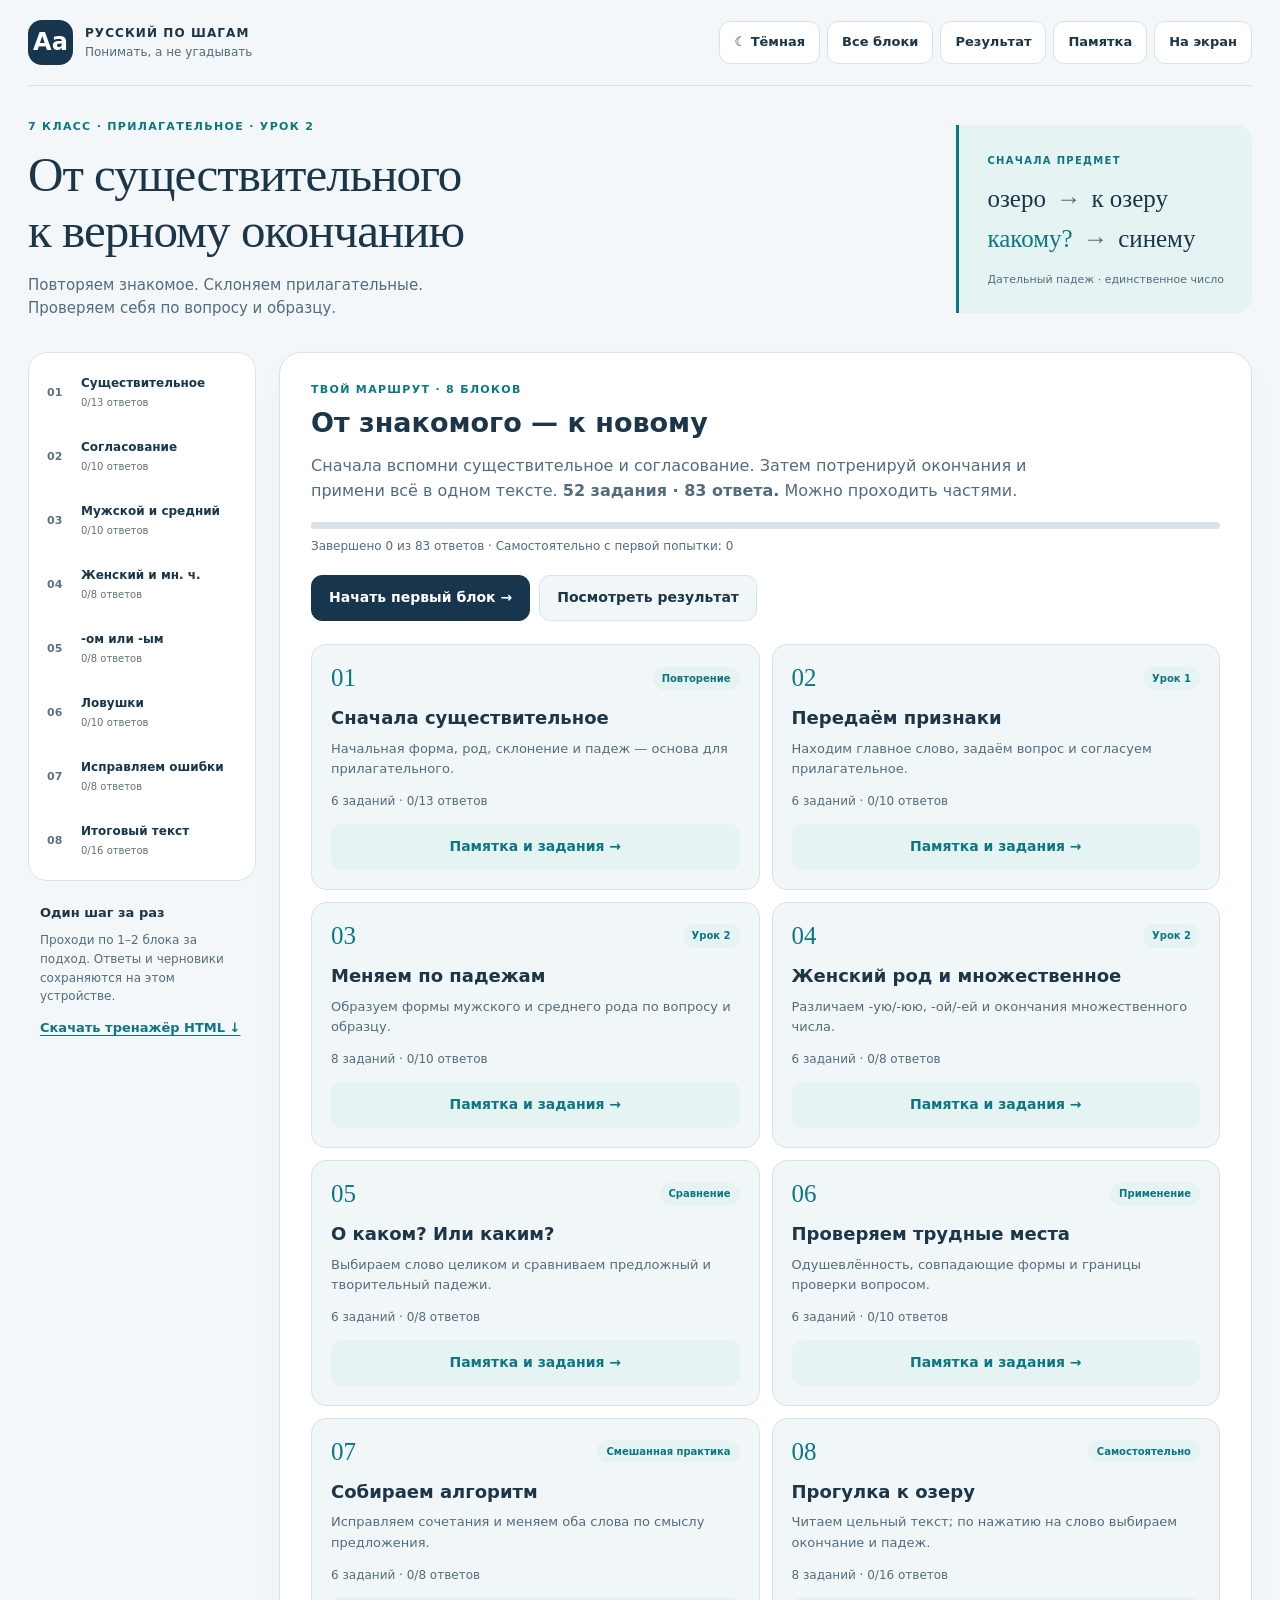
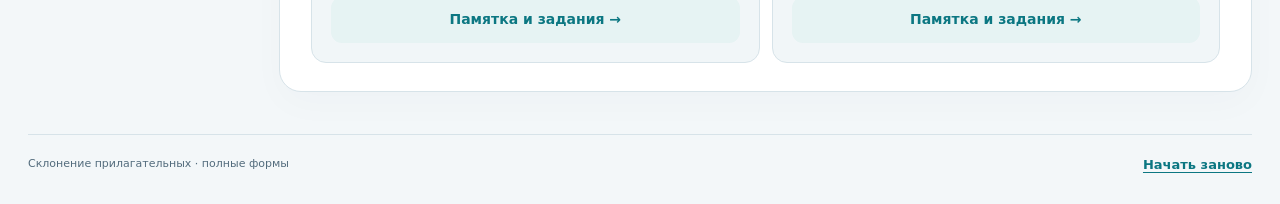
<file: russian-adjective-lesson-2/index.html>
<!doctype html>
<html lang="ru">
<head>
<meta charset="utf-8">
<meta name="viewport" content="width=device-width,initial-scale=1">
<meta name="theme-color" content="#17364e">
<meta name="description" content="Склонение прилагательных: 8 последовательных блоков, повторение существительных, две попытки и понятный отчёт по умениям. 7 класс.">
<title>Склонение прилагательных · Русский по шагам</title>
<script>try{document.documentElement.dataset.theme=localStorage.getItem('adj-decl-theme-v1')||'light'}catch(e){}</script>
<style>:root{--bg:#f3f7f9;--paper:#fff;--ink:#1b3549;--muted:#536c7d;--accent:#0c7782;--accent-bg:#e6f3f3;--navy:#17364e;--edge:#d7e3e9;--soft:#f1f6f8;--good:#196744;--good-bg:#eaf5ee;--warn:#805613;--warn-bg:#fff4df;--bad:#a43943;--bad-bg:#fcedee;--shadow:0 12px 36px #18344b06}
html[data-theme=dark]{color-scheme:dark;--bg:#101e2a;--paper:#172c3c;--ink:#edf5fc;--muted:#b2c5d3;--accent:#7cdae0;--accent-bg:#234650;--navy:#35758a;--edge:#3b5769;--soft:#20394b;--good:#b6eed0;--good-bg:#214b3b;--warn:#ffdfa1;--warn-bg:#483e29;--bad:#ffc2c9;--bad-bg:#4c2d3a;--shadow:0 12px 36px #0002}
*{box-sizing:border-box}html{scroll-behavior:smooth}body{margin:0;background:var(--bg);color:var(--ink);font:16px/1.55 system-ui,-apple-system,'Segoe UI',sans-serif}button,input,select,textarea{font:inherit}button{cursor:pointer}button:disabled{cursor:default;opacity:.65}button:focus-visible,a:focus-visible,input:focus-visible,select:focus-visible,textarea:focus-visible,summary:focus-visible{outline:3px solid #c18b32;outline-offset:3px}a{color:var(--accent)}button{color:var(--ink)}h1,h2,h3,p{margin-top:0}h2{font-size:27px;line-height:1.25;margin-bottom:14px}h3{font-size:18px;margin-bottom:10px}p{margin-bottom:14px}.wrap{max-width:1320px;margin:auto;padding:0 28px}.top{min-height:86px;border-bottom:1px solid var(--edge);display:flex;align-items:center;justify-content:space-between;gap:18px;padding:15px 0}.brand{display:flex;gap:12px;align-items:center;color:var(--ink);text-decoration:none}.brand b{font-size:12px;letter-spacing:.09em;display:block}.brand small{font-size:12px;display:block;color:var(--muted)}.logo{width:45px;height:45px;background:var(--navy);color:#fff;display:grid;place-items:center;border-radius:14px;font-weight:750;font-size:24px}.tools{display:flex;flex-wrap:wrap;gap:7px}.ghost,.btn{min-height:43px;border-radius:11px;border:1px solid var(--edge);background:var(--paper);padding:10px 14px;font-size:13px;font-weight:700}.ghost:hover,.btn:hover{filter:brightness(.97)}.hero{display:flex;justify-content:space-between;gap:30px;padding:32px 0;align-items:center}.eyebrow{font-size:11px;letter-spacing:.12em;text-transform:uppercase;color:var(--accent);font-weight:800}.hero h1{font:normal clamp(33px,4vw,49px)/1.14 Georgia,serif;letter-spacing:-.02em;margin:12px 0 15px}.hero p{color:var(--muted);font-size:15px;margin:0}.hero-note{padding:22px 28px;border-left:3px solid var(--accent);background:var(--accent-bg);border-radius:0 16px 16px 0;min-width:270px}.hero-note>span{font-size:10px;letter-spacing:.13em;font-weight:800;color:var(--accent)}.hero-note>div{font:25px/1.6 Georgia,serif;margin:7px 0}.hero-note b{font-weight:400;color:var(--accent)}.hero-note i{font-style:normal;color:var(--muted);padding:0 4px}.hero-note small{font-size:11px;color:var(--muted)}.layout{display:grid;grid-template-columns:228px minmax(0,1fr);gap:23px;align-items:start}aside{position:sticky;top:18px}nav{display:grid;gap:5px;padding:10px;border:1px solid var(--edge);background:var(--paper);border-radius:19px}.navbtn{display:flex;align-items:center;gap:10px;width:100%;text-align:left;border:0;background:transparent;border-radius:11px;padding:11px 8px;min-height:59px}.navbtn:hover{background:var(--soft)}.navbtn.active{background:var(--navy);color:#fff}.navno{font-size:11px;min-width:24px;font-weight:800;opacity:.7}.navcopy{min-width:0;flex:1}.navcopy b{display:block;font-size:12px;line-height:1.4}.navcopy small{display:block;font-size:10px;opacity:.7;margin-top:3px}.navdone{font-size:12px;font-weight:700}.aside-note{padding:22px 12px;color:var(--muted);font-size:12px}.aside-note b{color:var(--ink);font-size:13px}.aside-note p{margin:8px 0 12px}.link{border:0;padding:0;background:transparent;color:var(--accent);font-weight:700;font-size:13px;text-align:left;text-decoration:underline;text-underline-offset:3px;cursor:pointer}main{min-width:0}.panel{background:var(--paper);border:1px solid var(--edge);border-radius:22px;padding:28px 31px;box-shadow:var(--shadow);margin-bottom:20px}.panel>p{color:var(--muted)}.panel h2{margin-top:8px}.lead{font-size:16px;max-width:760px}.actions{display:flex;gap:9px;flex-wrap:wrap;margin-top:20px}.btn{min-height:46px;font-size:14px;padding:11px 17px;background:var(--soft)}.primary{background:var(--navy);color:#fff;border-color:var(--navy)}.light{background:var(--accent-bg);color:var(--accent);border-color:transparent}.danger{color:var(--bad)}.progress{height:7px;background:var(--edge);border-radius:20px;overflow:hidden;margin:18px 0 8px}.progress>span{display:block;height:100%;background:var(--accent);transition:width .2s}.meta{font-size:12px;color:var(--muted)}.grid{display:grid;grid-template-columns:1fr 1fr;gap:12px;margin-top:23px}.block-card{display:flex;flex-direction:column;border:1px solid var(--edge);border-radius:15px;padding:19px;background:var(--soft)}.card-top{display:flex;justify-content:space-between;align-items:center;gap:10px;margin-bottom:12px}.number{font:25px Georgia,serif;color:var(--accent)}.pill{display:inline-block;padding:4px 9px;border-radius:30px;background:var(--accent-bg);color:var(--accent);font-size:10px;font-weight:800;white-space:nowrap}.block-card h3{font-size:18px;margin-bottom:7px}.block-card p{font-size:13px;color:var(--muted);margin-bottom:13px;flex:1}.block-card .btn{width:100%;margin-top:13px}.rule{border-left:3px solid var(--accent);background:var(--accent-bg);border-radius:0 12px 12px 0;padding:16px 18px;font-size:14px;margin:20px 0}.rule p{margin:7px 0 0}.strip{display:flex;gap:7px;flex-wrap:wrap;margin-top:18px}.tile{width:42px;height:42px;border:1px solid var(--edge);background:var(--soft);border-radius:10px;font-size:12px;font-weight:750}.tile.solo{background:var(--good-bg);color:var(--good);border-color:var(--good)}.tile.assist,.tile.fixed{background:var(--warn-bg);color:var(--warn);border-color:var(--warn)}.tile.reveal{background:var(--bad-bg);color:var(--bad);border-color:var(--bad)}.tile.current{outline:3px solid var(--accent);outline-offset:2px}.legend{margin-top:10px;font-size:11px;color:var(--muted)}.question-top{display:flex;justify-content:space-between;align-items:center;gap:10px;flex-wrap:wrap;font-size:12px;color:var(--muted)}.question-title{font-size:24px;line-height:1.4;margin:18px 0}.sentence{padding:23px;background:var(--soft);border:1px solid var(--edge);border-radius:14px;font:normal clamp(22px,2.6vw,30px)/1.5 Georgia,serif;margin:19px 0;overflow-wrap:anywhere}.sentence b{background:var(--accent-bg);color:var(--accent);padding:1px 4px;border-radius:4px;font-weight:700}.fields{display:grid;grid-template-columns:repeat(2,minmax(0,1fr));gap:14px;margin:21px 0}.fields.single{grid-template-columns:1fr;max-width:610px}.field{min-width:0;border:1px solid var(--edge);background:var(--paper);padding:17px;border-radius:14px}.field.solo{border-color:var(--good);background:var(--good-bg)}.field.fixed,.field.assist{border-color:var(--warn);background:var(--warn-bg)}.field.reveal{border-color:var(--bad);background:var(--bad-bg)}.field label{display:block;font-size:14px;font-weight:750;margin-bottom:9px;line-height:1.45}.entry{min-height:49px;padding:11px 12px;border:1px solid var(--edge);border-radius:9px;width:100%;color:var(--ink);background:var(--paper);font-size:16px;min-width:0}.entry:disabled{opacity:1;background:var(--soft);color:var(--ink)}.field .meta{margin:8px 0 0;font-size:11px}.field-result{font-size:13px;margin:9px 0 0;line-height:1.5}.field-result.solo{color:var(--good)}.field-result.reveal{color:var(--bad)}.hint{font-size:13px;margin:10px 0 0;padding:10px;border-radius:9px;background:var(--soft)}.hint-button{margin-top:10px;font-size:11px}.feedback{padding:18px 20px;background:var(--accent-bg);border-radius:13px;margin-top:22px;font-size:14px}.feedback p{margin:7px 0 0}.footnav{margin-top:25px;padding-top:18px;border-top:1px solid var(--edge);display:flex;gap:10px;justify-content:space-between}.keyboard{font-size:11px;color:var(--muted);margin:13px 0 0}.stats{display:grid;grid-template-columns:repeat(4,minmax(0,1fr));gap:10px;margin:22px 0}.stat{border:1px solid var(--edge);border-radius:13px;background:var(--soft);padding:15px 12px}.stat b{display:block;font:31px/1.2 Georgia,serif;margin-bottom:5px}.stat span{font-size:11px;color:var(--muted);display:block}.stat.good b{color:var(--good)}.stat.warn b{color:var(--warn)}.stat.bad b{color:var(--bad)}.notice{padding:13px 16px;background:var(--warn-bg);color:var(--warn);border:1px solid var(--edge);border-radius:11px;font-size:13px;margin-bottom:20px}.notice p{margin:6px 0 0}.priority{display:grid;gap:10px;margin-top:15px}.priority-card{background:var(--soft);border:1px solid var(--edge);border-radius:12px;padding:15px 17px;display:flex;justify-content:space-between;align-items:center;gap:16px}.priority-card h3{font-size:15px;margin:0 0 6px}.priority-card p{font-size:12px;color:var(--muted);margin:0}.priority-card .btn{font-size:12px;min-height:42px;flex-shrink:0}.table-wrap{overflow-x:auto}table{width:100%;border-collapse:collapse;font-size:13px}th,td{text-align:left;padding:12px 10px;border-bottom:1px solid var(--edge);vertical-align:top}th{font-size:11px;color:var(--muted);background:var(--soft);font-weight:750}.area-row th{color:var(--accent);background:var(--accent-bg);font-size:11px;padding:8px 10px}.skill-name{background:transparent;border:0;color:var(--ink);text-align:left;padding:0;font-size:13px;font-weight:700}.skill-name:hover{color:var(--accent)}.status{font-size:11px;font-weight:750;white-space:nowrap}.status.good{color:var(--good)}.status.warn{color:var(--warn)}.status.bad{color:var(--bad)}.topic-numbers{display:flex;flex-wrap:wrap;gap:5px;max-width:250px}.num-link{font-size:11px;padding:3px 7px;background:var(--soft);border:1px solid var(--edge);border-radius:6px}.section-title{margin-top:28px}.report-name{max-width:300px;margin:7px 0 15px}.report-area{width:100%;height:210px;border:1px solid var(--edge);border-radius:12px;background:var(--soft);color:var(--ink);padding:14px;font:12px/1.7 ui-monospace,SFMono-Regular,Consolas,monospace;resize:vertical}.details{border:1px solid var(--edge);border-radius:12px;margin-top:14px;padding:14px 16px;background:var(--paper)}summary{cursor:pointer;font-weight:700;font-size:13px}.details[open]>summary{margin-bottom:13px}.error-item{padding:14px 0;border-top:1px solid var(--edge);font-size:13px}.error-item:first-child{border-top:0}.error-item p{margin:5px 0}.error-item small{color:var(--muted)}.error-item .link{font-size:12px}.filter{display:flex;gap:8px;flex-wrap:wrap;margin-top:18px}.print-only{display:none}footer{border-top:1px solid var(--edge);margin-top:22px;padding:20px 0 28px;display:flex;justify-content:space-between;gap:15px;font-size:11px;color:var(--muted)}dialog{width:min(800px,calc(100% - 28px));border:1px solid var(--edge);border-radius:20px;background:var(--paper);color:var(--ink);max-height:88dvh;overflow:auto;padding:26px;box-shadow:0 20px 70px #0005}dialog::backdrop{background:#10273bd0;backdrop-filter:blur(3px)}.modal-head{display:flex;justify-content:space-between;gap:16px;align-items:start}.modal-head h2{font:30px Georgia,serif;margin:3px 0 20px}.modal-head button{font-size:22px;padding:0;width:40px;flex-shrink:0}.help-step{padding:15px 0;border-top:1px solid var(--edge);font-size:14px}.help-step p{margin:6px 0 0;color:var(--muted)}.help-tabs{display:flex;gap:8px;flex-wrap:wrap;margin-bottom:18px}.help-tabs .btn{font-size:12px}.full-text{font:18px/1.8 Georgia,serif;color:var(--ink)}.full-text span{white-space:nowrap}.complete-title{font:36px Georgia,serif;margin:12px 0}.hidden{display:none!important}.sr{position:absolute;width:1px;height:1px;overflow:hidden;clip:rect(0,0,0,0);white-space:nowrap}.focus-mode .hero,.focus-mode aside,.focus-mode footer{display:none}.focus-mode .layout{display:block;max-width:1000px;margin:24px auto}.focus-mode .sentence{font-size:35px}.focus-mode .question-title{font-size:28px}.focus-mode .entry{font-size:21px;min-height:58px}input.invalid,select.invalid{border-color:var(--bad)}
@media(max-width:1050px){.wrap{padding:0 20px}.layout{grid-template-columns:195px minmax(0,1fr);gap:16px}.panel{padding:24px}.brand b{font-size:10px}.hero-note{min-width:240px;padding:20px}.tools{gap:5px}.ghost{font-size:12px;padding:10px}}
@media(max-width:780px){.top{flex-wrap:wrap;gap:12px}.tools{width:100%}.hero{padding:24px 0}.hero h1{font-size:35px}.hero-note{display:none}.layout{display:block}aside{position:static}.aside-note{display:none}nav{grid-template-columns:repeat(4,minmax(0,1fr));gap:4px;padding:7px;margin-bottom:16px}.navbtn{min-height:62px;flex-direction:column;gap:3px;text-align:center;padding:8px 4px}.navno{font-size:10px}.navcopy b{font-size:10px}.navcopy small,.navdone{display:none}.panel{padding:24px 20px}.question-title{font-size:22px}.sentence{font-size:26px;padding:20px 15px}.fields{gap:10px}.field{padding:14px}.stats{gap:7px}.stat{padding:12px 9px}.stat b{font-size:27px}.priority-card{align-items:start}.priority-card .btn{padding:9px 11px}.hero p{font-size:14px}th,td{padding:10px 7px}.topic-numbers{min-width:85px}.focus-mode .sentence{font-size:28px}.focus-mode .question-title{font-size:24px}}
@media(max-width:520px){.wrap{padding:0 13px}.hero h1{font-size:32px}.hero{padding:21px 0}.panel{padding:22px 17px;border-radius:18px}.grid{grid-template-columns:1fr}.block-card{padding:17px}.fields{grid-template-columns:1fr}.stats{grid-template-columns:1fr 1fr}.stat b{font-size:31px}.stat span{font-size:12px}.tools .ghost{flex:1;white-space:nowrap}.tools{gap:6px}.question-title{font-size:21px}.sentence{font-size:24px}.footnav .btn{font-size:12px;padding:10px 12px}.priority-card{flex-direction:column;gap:10px}.priority-card .btn{width:100%}.actions .btn{font-size:13px}.question-top{gap:6px}.table-wrap{margin-left:-6px;margin-right:-6px}.report-area{height:225px}.hero h1 br{display:none}footer{font-size:10px}.brand b{font-size:11px}dialog{padding:20px}.modal-head h2{font-size:27px}.skill-table{font-size:12px}.skill-table td:first-child{min-width:140px}.skill-table th:nth-child(3){min-width:93px}.skill-table th:last-child{min-width:100px}}
@media(prefers-reduced-motion:reduce){*{scroll-behavior:auto!important;transition:none!important}}
@media print{body{background:#fff;color:#000}.top,.hero,aside,footer,dialog,#save-warning,.no-print{display:none!important}.layout{display:block}.wrap{padding:0;max-width:none}.panel{border:0;box-shadow:none;padding:0;margin:0}.screen-report{display:none}.print-only{display:block;white-space:pre-wrap;font:11px/1.6 sans-serif;overflow-wrap:anywhere}.focus-mode .layout{margin:0}}

.muted{color:var(--muted)}

/* Touch controls and continuous-text activity. */
button,a,input,select,summary{-webkit-tap-highlight-color:transparent}button,select,summary{touch-action:manipulation}.mobile-blocks{display:none}main{scroll-margin-top:12px}h2[tabindex="-1"]:focus{outline:none}.choice-grid{display:flex;flex-wrap:wrap;gap:9px}.choice{flex:1 1 75px;min-height:48px;border:1.5px solid var(--edge);border-radius:11px;padding:11px 13px;background:var(--paper);color:var(--ink);font-size:16px;font-weight:650;line-height:1.4}.choice.selected{background:var(--accent-bg);border-color:var(--accent);color:var(--accent);box-shadow:inset 0 0 0 1px var(--accent)}.choice:disabled{opacity:1}.choice-grid.long{display:grid;grid-template-columns:1fr}.choice-grid.long .choice{text-align:left;font-size:15px}.field.solo .choice.selected{border-color:var(--good);color:var(--good);background:var(--good-bg)}.field.reveal .choice.selected{border-color:var(--bad);background:var(--bad-bg)}.action-dock{display:flex;gap:9px;align-items:center;margin-top:22px;border-top:1px solid var(--edge);padding-top:16px;background:var(--paper)}.action-dock .prev-btn{min-width:46px;padding-left:12px;padding-right:12px}.action-dock .check-btn{flex:1}.action-dock .next-btn{min-width:110px}.task-navigation{margin-top:16px}.text-instruction{font-size:14px;margin-bottom:12px}.continuous-text{font:21px/2.2 Georgia,serif;overflow-wrap:break-word;margin:22px 0 20px;padding:20px 18px;background:var(--soft);border:1px solid var(--edge);border-radius:14px}.cloze-token{display:inline-flex;flex-direction:column;vertical-align:middle;line-height:1.2;align-items:stretch;position:relative;margin:5px 3px 7px;border-radius:9px;scroll-margin-top:100px;max-width:100%;outline-offset:3px}.cloze-word{display:flex;align-items:center;white-space:nowrap;color:var(--accent);font-weight:700}.token-index{position:absolute;left:-4px;top:-8px;font:9px system-ui,sans-serif;background:var(--paper);color:var(--muted);border:1px solid var(--edge);border-radius:50%;width:15px;height:15px;display:grid;place-items:center;z-index:1}.inline-select{font:16px/1.2 system-ui,sans-serif;min-height:44px;background:var(--paper);color:var(--ink);border:1.5px solid var(--accent);border-radius:8px;padding:9px 21px 9px 7px;cursor:pointer;max-width:100%;width:72px}.inline-select.ending-select{margin-left:1px;font-weight:750;color:var(--accent)}.cloze-case{display:flex;gap:4px;align-items:center;margin-top:4px}.inline-select.case-select{font-size:13px;border-color:var(--edge);width:100%;min-width:85px;flex:1}.inline-select.invalid{border-color:var(--bad);background:var(--bad-bg);color:var(--bad)}.inline-select.solo{border-color:var(--good);background:var(--good-bg);color:var(--good)}.inline-select.fixed,.inline-select.assist{border-color:var(--warn);background:var(--warn-bg);color:var(--warn)}.inline-select.reveal{border-color:var(--bad);background:var(--bad-bg);color:var(--bad)}.inline-select:disabled{opacity:1;cursor:default;-webkit-text-fill-color:currentColor}.token-status{font:14px system-ui,sans-serif;color:var(--good)}.cloze-token.reveal .token-status{color:var(--bad)}.text-detail{padding:15px 0;border-top:1px solid var(--edge);font-size:14px}.text-detail:first-child{border-top:0}.text-detail p{margin:7px 0 0}.text-detail .detail-phrase{font-weight:700}.text-note{margin-top:16px}.text-dock .btn{min-height:49px}.text-help>summary{min-height:30px}.focus-mode .continuous-text{font-size:27px}
@media(max-width:780px){
 .working .hero{display:none}.working .top{margin-bottom:11px}.top{min-height:0;padding:12px 0}.brand .logo{width:35px;height:35px;font-size:20px}.brand small{font-size:10px}.brand b{font-size:10px}.tools{gap:6px}.tools .ghost{min-height:44px}.tools #focus{display:none}.working .brand{display:none}.working .tools{width:100%;display:grid;grid-template-columns:repeat(4,minmax(0,1fr))}.working .tools .ghost{font-size:11px;padding:9px 4px}.layout{padding-bottom:10px}.mobile-blocks{display:flex;width:100%;align-items:center;justify-content:space-between;text-align:left;min-height:46px;border:1px solid var(--edge);border-radius:11px;background:var(--paper);color:var(--ink);padding:10px 14px;font-size:13px;font-weight:750;margin:0 0 10px}.mobile-blocks span:first-child{min-width:0}.mobile-blocks+nav{display:none}.mobile-blocks+nav.mobile-open{display:grid;grid-template-columns:repeat(2,minmax(0,1fr));margin-bottom:12px}.mobile-open .navbtn{flex-direction:row;text-align:left;min-height:49px;gap:7px;padding:10px}.mobile-open .navcopy b{font-size:12px}.mobile-open .navcopy small{display:block}.working .exercise-panel,.text-panel{padding:19px 16px 14px}.question-top .link{min-height:44px;display:flex;align-items:center;text-decoration:none}.question-top{gap:0}.question-top>span{font-size:11px}.exercise-panel .progress{margin-top:7px}.exercise-panel .question-title{font-size:21px;margin-top:14px}.exercise-panel .sentence{font-size:24px;margin:15px 0;padding:19px 14px}.fields{margin-top:16px}.field{padding:15px}.field label{font-size:14px}.hint-button{min-height:44px;display:inline-flex;align-items:center}.action-dock{position:sticky;bottom:0;z-index:5;margin:16px -8px 0;padding:10px 8px calc(10px + env(safe-area-inset-bottom,0px));border-top:1px solid var(--edge);box-shadow:0 -5px 14px #18344b08;gap:7px}.action-dock .btn{min-height:48px;font-size:13px;padding:11px 10px}.action-dock .next-btn{min-width:85px}.action-dock .check-btn{font-size:13px}.keyboard{display:none}.task-navigation summary{min-height:34px;display:flex;align-items:center}.strip{flex-wrap:nowrap;overflow-x:auto;padding:4px 3px 7px;scrollbar-width:thin}.tile{min-width:44px;height:44px}.legend{font-size:10px}.working footer{margin-top:8px;padding-top:12px}.working footer .link{min-height:44px;display:flex;align-items:center}.continuous-text{font-size:20px;line-height:2.15;padding:16px 11px;margin-top:18px}.text-panel h2{font-size:26px}.text-instruction{font-size:13px}.inline-select{font-size:16px;min-height:44px;width:66px;padding-left:5px;padding-right:18px}.cloze-word{font-size:20px}.inline-select.case-select{font-size:12px;min-width:76px}.cloze-token{margin:6px 2px 8px}.token-index{font-size:9px}.text-dock{flex-wrap:wrap}.text-dock #text-check{min-width:155px;font-size:12px}.text-dock [data-go=report]{font-size:12px;padding-left:9px;padding-right:9px}.text-help>summary{min-height:44px;display:flex;align-items:center}.text-detail .link{min-height:44px;display:inline-flex;align-items:center}.text-note{font-size:11px}.skill-table th:last-child,.skill-table td:last-child{min-width:75px}.topic-numbers .num-link{min-height:44px;min-width:44px}.tools .ghost:disabled{opacity:.5}
}
@media(max-width:380px){.working .tools .ghost{font-size:10px}.panel.text-panel{padding-left:13px;padding-right:13px}.continuous-text{font-size:19px;padding-left:9px;padding-right:9px}.inline-select{width:62px}.cloze-word{font-size:19px}.action-dock .next-btn{min-width:75px}.action-dock .btn{font-size:12px}.choice{font-size:15px;padding:10px}}
@media print{.mobile-blocks,.action-dock{display:none!important}}
.cloze-token{vertical-align:baseline}
.inline-select,.inline-select.invalid{appearance:none;-webkit-appearance:none;background-image:linear-gradient(45deg,transparent 50%,var(--muted) 50%),linear-gradient(135deg,var(--muted) 50%,transparent 50%);background-position:calc(100% - 11px) center,calc(100% - 7px) center;background-size:4px 4px;background-repeat:no-repeat}
@media(max-width:780px){.inline-select.case-select{font-size:16px;min-width:88px}}

/* Reading stays compact. Controls live in a bottom sheet. */
.continuous-text.reading-text{font:20px/2.15 Georgia,serif;padding:19px 20px;margin-bottom:12px;overflow-wrap:normal}.word-token{display:inline-flex;align-items:center;vertical-align:baseline;gap:5px;min-height:44px;max-width:100%;padding:1px 5px;margin:0 1px;background:var(--accent-bg);color:var(--accent);border:0;border-bottom:1px dashed var(--accent);border-radius:6px;font:inherit;line-height:1.25;font-weight:700;white-space:nowrap;scroll-margin-top:100px}.word-token:hover{filter:brightness(.96)}.word-token .word-case{font:700 10px/1 system-ui,sans-serif;position:relative;top:-.35em;opacity:.85}.word-dot{font:18px/1 system-ui,sans-serif;opacity:.7}.word-token.solo{background:var(--good-bg);color:var(--good);border-color:var(--good)}.word-token.fixed,.word-token.assist{background:var(--warn-bg);color:var(--warn);border-color:var(--warn)}.word-token.reveal,.word-token.has-error{background:var(--bad-bg);color:var(--bad);border-color:var(--bad);border-bottom-style:solid}.text-key{display:flex;gap:8px 17px;flex-wrap:wrap;color:var(--muted);font-size:11px;margin-bottom:18px}.word-sheet{position:fixed;inset:auto 0 0;margin:0 auto;width:min(560px,100%);max-width:100%;max-height:86dvh;border:1px solid var(--edge);border-bottom:0;border-radius:24px 24px 0 0;padding:10px 24px calc(16px + env(safe-area-inset-bottom,0px));overflow:auto;overscroll-behavior:contain;box-shadow:0 -12px 60px #0003}.word-sheet::backdrop{background:#07182a88;backdrop-filter:blur(2px)}.sheet-handle{width:38px;height:4px;background:var(--edge);border-radius:8px;margin:0 auto 14px}.sheet-top{display:flex;justify-content:space-between;gap:12px;align-items:start}.sheet-top h2{font:normal 34px/1.2 Georgia,serif;color:var(--accent);margin:6px 0 0}.sheet-top .eyebrow{font-size:10px}.sheet-close{flex:0 0 44px;height:44px;border:1px solid var(--edge);background:var(--soft);color:var(--muted);border-radius:50%;font-size:25px;line-height:1}.sheet-context{font-size:13px;line-height:1.65;background:var(--soft);padding:12px 14px;border-radius:12px;margin:14px 0 16px;color:var(--muted)}.sheet-context mark{color:var(--accent);background:var(--accent-bg);padding:1px 3px;border-radius:3px;font-weight:750}.sheet-field{margin:15px 0}.sheet-label{display:flex;gap:8px;align-items:center;justify-content:space-between;margin-bottom:8px}.sheet-label h3{margin:0;font-size:14px}.sheet-label>span{font-size:11px;color:var(--muted)}.sheet-choices{display:grid;grid-template-columns:repeat(3,minmax(0,1fr));gap:8px}.sheet-choice{min-height:48px;border:1px solid var(--edge);border-radius:11px;background:var(--soft);color:var(--ink);font-size:16px;padding:10px 8px;font-weight:700}.sheet-choice.selected{background:var(--accent-bg);border-color:var(--accent);color:var(--accent);box-shadow:inset 0 0 0 1px var(--accent)}.sheet-choice:disabled{opacity:1;cursor:default}.sheet-field.solo .sheet-choice.selected{background:var(--good-bg);color:var(--good);border-color:var(--good);box-shadow:inset 0 0 0 1px var(--good)}.sheet-field.fixed .sheet-choice.selected,.sheet-field.assist .sheet-choice.selected{background:var(--warn-bg);color:var(--warn);border-color:var(--warn);box-shadow:inset 0 0 0 1px var(--warn)}.sheet-field.reveal .sheet-choice.selected{background:var(--bad-bg);color:var(--bad);border-color:var(--bad);box-shadow:inset 0 0 0 1px var(--bad)}.sheet-status{font-size:12px;color:var(--good);margin:8px 0 0}.sheet-error{font-size:12px;color:var(--bad);margin:8px 0 0;line-height:1.6}.sheet-explanation{padding:12px 14px;background:var(--accent-bg);font-size:13px;border-radius:10px;line-height:1.6;margin:16px 0}.sheet-actions{position:sticky;bottom:calc(-16px - env(safe-area-inset-bottom,0px));display:flex;justify-content:space-between;align-items:center;gap:9px;background:var(--paper);border-top:1px solid var(--edge);padding:12px 0 calc(14px + env(safe-area-inset-bottom,0px));margin-top:17px;margin-bottom:calc(-16px - env(safe-area-inset-bottom,0px))}.sheet-actions .btn{min-height:48px;font-size:14px}.sheet-actions [data-check-word]{flex:1}.sheet-done{color:var(--good);font-size:14px;font-weight:750}.focus-mode .continuous-text.reading-text{font-size:25px}
@media(max-width:780px){.continuous-text.reading-text{font-size:20px;line-height:2;padding:16px 14px;margin-top:16px}.word-sheet{padding-left:18px;padding-right:18px}.sheet-top h2{font-size:32px}.text-key{font-size:10px;gap:5px 12px}}
@media(max-width:380px){.continuous-text.reading-text{font-size:19px;padding:14px 11px}.word-token{padding-left:4px;padding-right:4px}.word-sheet{padding-left:15px;padding-right:15px}.sheet-context{padding:10px 12px}.sheet-actions .btn{font-size:13px}.sheet-top h2{font-size:30px}}
@media print{.word-sheet{display:none!important}}
</style>
</head>
<body>
<div class="wrap">
 <header class="top">
  <a class="brand" href="#home" aria-label="Русский по шагам, все блоки"><span class="logo" aria-hidden="true">Аа</span><span><b>РУССКИЙ ПО ШАГАМ</b><small>Понимать, а не угадывать</small></span></a>
  <div class="tools"><button id="theme" class="ghost" aria-pressed="false">☾ Тёмная</button><button data-go="home" class="ghost">Все блоки</button><button data-go="report" class="ghost">Результат</button><button id="help" class="ghost">Памятка</button><button id="focus" class="ghost" aria-pressed="false">На экран</button></div>
 </header>
 <section class="hero"><div><div class="eyebrow">7 класс · прилагательное · урок 2</div><h1>От существительного<br>к верному окончанию</h1><p>Повторяем знакомое. Склоняем прилагательные.<br>Проверяем себя по вопросу и образцу.</p></div><div class="hero-note"><span>СНАЧАЛА ПРЕДМЕТ</span><div>озеро <i>→</i> к озеру<br><b>какому?</b> <i>→</i> синему</div><small>Дательный падеж · единственное число</small></div></section>
 <div id="save-warning" class="notice hidden" role="status">Браузер не сохраняет прогресс. Перед закрытием страницы скачай отчёт.</div>
 <div class="layout"><aside><button class="mobile-blocks" id="mobile-blocks" aria-expanded="false" aria-controls="nav"><span id="mobile-block-label">Выбрать блок</span><span aria-hidden="true">⌄</span></button><nav id="nav" aria-label="Блоки тренажёра"></nav><div class="aside-note"><b>Один шаг за раз</b><p>Проходи по 1–2 блока за подход. Ответы и черновики сохраняются на этом устройстве.</p><button class="link" id="offline">Скачать тренажёр HTML ↓</button></div></aside><main id="app"></main></div>
 <footer><span>Склонение прилагательных · полные формы</span><button class="link" id="reset">Начать заново</button></footer>
</div>
<dialog id="modal" aria-labelledby="modal-title"><div class="modal-head"><h2 id="modal-title"></h2><button id="close" class="ghost" aria-label="Закрыть окно">×</button></div><div id="modal-body"></div></dialog>
<dialog id="word-sheet" class="word-sheet" aria-labelledby="word-sheet-title"><div id="word-sheet-body"></div></dialog>
<div id="announcement" class="sr" aria-live="polite" aria-atomic="true"></div>
<script>const CONTENT={
  "blocks": [
    {
      "id": "b1",
      "title": "Сначала существительное",
      "short": "Существительное",
      "tag": "Повторение",
      "desc": "Начальная форма, род, склонение и падеж — основа для прилагательного.",
      "rule": "Начальная форма существительного — И. п. ед. ч. Род и тип склонения определяем по ней; падеж — по связи слов в предложении. Тип склонения существительного не переносится на прилагательное."
    },
    {
      "id": "b2",
      "title": "Передаём признаки",
      "short": "Согласование",
      "tag": "Урок 1",
      "desc": "Находим главное слово, задаём вопрос и согласуем прилагательное.",
      "rule": "Существительное → его число, род (в ед. ч.) и падеж → та же форма прилагательного. Во множественном числе род прилагательного не определяется. Вопрос к существительному и вопрос к прилагательному — разные вопросы."
    },
    {
      "id": "b3",
      "title": "Меняем по падежам",
      "short": "Мужской и средний",
      "tag": "Урок 2",
      "desc": "Образуем формы мужского и среднего рода по вопросу и образцу.",
      "rule": "Новый дом → нового дома → новому дому. Синее море → синего моря → синему морю. В косвенных падежах м. и ср. рода окончания одинаковы. Вопрос указывает форму, а модель слова помогает выбрать вариант окончания."
    },
    {
      "id": "b4",
      "title": "Женский род и множественное",
      "short": "Женский и мн. ч.",
      "tag": "Урок 2",
      "desc": "Различаем -ую/-юю, -ой/-ей и окончания множественного числа.",
      "rule": "Новая → новую, новой; синяя → синюю, синей. Одинаковая форма «новой» встречается в разных падежах. Во мн. ч.: к новым книгам, новыми книгами, о новых книгах; род прилагательного не определяем."
    },
    {
      "id": "b5",
      "title": "О каком? Или каким?",
      "short": "-ом или -ым",
      "tag": "Сравнение",
      "desc": "Выбираем слово целиком и сравниваем предложный и творительный падежи.",
      "rule": "В ед. ч. м. и ср. рода: о лесе каком? зимнем — П. п., -ом/-ем. Лесом каким? зимним — Т. п., -ым/-им. Во мн. ч. другие окончания: о зимних лесах / зимними лесами."
    },
    {
      "id": "b6",
      "title": "Проверяем трудные места",
      "short": "Ловушки",
      "tag": "Применение",
      "desc": "Одушевлённость, совпадающие формы и границы проверки вопросом.",
      "rule": "Вижу новый дом / нового ученика — оба сочетания в В. п. В м. р. ед. ч. и во мн. ч. форма В. п. зависит от одушевлённости. Вопрос «какой?» не проверяет -ый/-ий: новый, синий, большой. После г, к, х пишется и вместо ы: высоким."
    },
    {
      "id": "b7",
      "title": "Собираем алгоритм",
      "short": "Исправляем ошибки",
      "tag": "Смешанная практика",
      "desc": "Исправляем сочетания и меняем оба слова по смыслу предложения.",
      "rule": "Найди существительное → определи его форму → задай вопрос к прилагательному → выбери окончание по вопросу и модели → проверь оба слова. Склонение — изменение по падежам."
    },
    {
      "id": "b8",
      "title": "Прогулка к озеру",
      "short": "Итоговый текст",
      "tag": "Самостоятельно",
      "desc": "Читаем цельный текст; по нажатию на слово выбираем окончание и падеж.",
      "rule": "Прочитай текст целиком. Нажми на выделенное слово: внизу откроется панель выбора окончания и падежа. Проверяй по слову или весь текст. Пустые поля не тратят попытку.",
      "final": true
    }
  ],
  "topics": {
    "base": {
      "name": "Признаки существительного",
      "area": "Повторение существительного",
      "advice": "Верни слово в начальную форму; по ней определи род и тип склонения."
    },
    "case": {
      "name": "Падеж через связь слов",
      "area": "Повторение существительного",
      "advice": "Задай вопрос к существительному от глагола. Различай И. и В., Р. и В."
    },
    "agree": {
      "name": "Связь и согласование",
      "area": "Прилагательное · урок 1",
      "advice": "Найди главное существительное. В ед. ч. совпадают род, число и падеж; во мн. ч. — число и падеж."
    },
    "question": {
      "name": "Вопрос к прилагательному",
      "area": "Прилагательное · урок 1",
      "advice": "Сначала определи форму существительного, затем спроси: какого? какому? каким? каком?"
    },
    "singular": {
      "name": "Мужской и средний род",
      "area": "Склонение · урок 2",
      "advice": "Сопоставь модели новый → нового, новому и синий → синего, синему."
    },
    "fempl": {
      "name": "Женский род и мн. число",
      "area": "Склонение · урок 2",
      "advice": "Сравни новую / синюю, новой / синей; новым книгам / новыми книгами."
    },
    "contrast": {
      "name": "-ом/-ем и -ым/-им",
      "area": "Склонение · урок 2",
      "advice": "О чём? → каком? → -ом/-ем. Чем? → каким? → -ым/-им. Это формы ед. ч., м. и ср. рода."
    },
    "acc": {
      "name": "Винительный и одушевлённость",
      "area": "Склонение · урок 2",
      "advice": "Вижу дом / ученика — В. п. У м. р. ед. ч. и во мн. ч. форма зависит от одушевлённости."
    },
    "boundary": {
      "name": "Границы проверки вопросом",
      "area": "Склонение · урок 2",
      "advice": "Не копируй буквы вопроса: новый, синий, большой. После г, к, х пиши и вместо ы."
    },
    "algorithm": {
      "name": "Склонение обоих слов",
      "area": "Склонение · урок 2",
      "advice": "Измени и существительное, и прилагательное. Прочитай всё сочетание и проверь согласование."
    }
  },
  "questions": [
    {
      "id": "q01",
      "num": 1,
      "block": "b1",
      "prompt": "Разбери существительное «тетради».",
      "phrase": "В <b>тетради</b> осталась запись.",
      "fields": [
        {
          "label": "Начальная форма",
          "answers": [
            "тетрадь"
          ],
          "topic": "base",
          "options": null,
          "hint": "Верни слово в начальную форму; по ней определи род и тип склонения.",
          "placeholder": "Впиши ответ"
        },
        {
          "label": "Род",
          "answers": [
            "женский"
          ],
          "topic": "base",
          "options": [
            "мужской",
            "женский",
            "средний"
          ],
          "hint": "Верни слово в начальную форму; по ней определи род и тип склонения.",
          "placeholder": "Впиши ответ"
        },
        {
          "label": "Тип склонения",
          "answers": [
            "3-е"
          ],
          "topic": "base",
          "options": [
            "1-е",
            "2-е",
            "3-е"
          ],
          "hint": "Верни слово в начальную форму; по ней определи род и тип склонения.",
          "placeholder": "Впиши ответ"
        },
        {
          "label": "Падеж",
          "answers": [
            "П. п."
          ],
          "topic": "case",
          "options": [
            "И. п.",
            "Р. п.",
            "Д. п.",
            "В. п.",
            "Т. п.",
            "П. п."
          ],
          "hint": "Задай вопрос к существительному от глагола. Различай И. и В., Р. и В.",
          "placeholder": "Впиши ответ"
        }
      ],
      "explain": "Тетради → тетрадь, ж. р., 3-е склонение. Осталась в чём? в тетради — П. п., ед. ч. Эти признаки помогут согласовать «новой тетради»."
    },
    {
      "id": "q02",
      "num": 2,
      "block": "b1",
      "prompt": "Отличи род от типа склонения.",
      "phrase": "Мы подошли к <b>дяде</b>.",
      "fields": [
        {
          "label": "Род существительного «дядя»",
          "answers": [
            "мужской"
          ],
          "topic": "base",
          "options": [
            "мужской",
            "женский",
            "средний"
          ],
          "hint": "Верни слово в начальную форму; по ней определи род и тип склонения.",
          "placeholder": "Впиши ответ"
        },
        {
          "label": "Тип склонения",
          "answers": [
            "1-е"
          ],
          "topic": "base",
          "options": [
            "1-е",
            "2-е",
            "3-е"
          ],
          "hint": "Верни слово в начальную форму; по ней определи род и тип склонения.",
          "placeholder": "Впиши ответ"
        },
        {
          "label": "Падеж",
          "answers": [
            "Д. п."
          ],
          "topic": "case",
          "options": [
            "И. п.",
            "Р. п.",
            "Д. п.",
            "В. п.",
            "Т. п.",
            "П. п."
          ],
          "hint": "Задай вопрос к существительному от глагола. Различай И. и В., Р. и В.",
          "placeholder": "Впиши ответ"
        }
      ],
      "explain": "Дядя — м. р., 1-е склонение: в начальной форме окончание -я. Подошли к кому? к дяде — Д. п. Прилагательное: к доброму дяде."
    },
    {
      "id": "q03",
      "num": 3,
      "block": "b1",
      "prompt": "Определи число и падеж существительного.",
      "phrase": "У дороги нет <b>школы</b>.",
      "fields": [
        {
          "label": "Число слова «школы»",
          "answers": [
            "единственное"
          ],
          "topic": "base",
          "options": [
            "единственное",
            "множественное"
          ],
          "hint": "Верни слово в начальную форму; по ней определи род и тип склонения.",
          "placeholder": "Впиши ответ"
        },
        {
          "label": "Падеж",
          "answers": [
            "Р. п."
          ],
          "topic": "case",
          "options": [
            "И. п.",
            "Р. п.",
            "Д. п.",
            "В. п.",
            "Т. п.",
            "П. п."
          ],
          "hint": "Задай вопрос к существительному от глагола. Различай И. и В., Р. и В.",
          "placeholder": "Впиши ответ"
        }
      ],
      "explain": "Нет чего? школы — Р. п., ед. ч. Конец слова -ы сам по себе не доказывает множественное число."
    },
    {
      "id": "q04",
      "num": 4,
      "block": "b1",
      "prompt": "Та же форма — другой контекст.",
      "phrase": "Новые <b>школы</b> открылись осенью.",
      "fields": [
        {
          "label": "Число слова «школы»",
          "answers": [
            "множественное"
          ],
          "topic": "base",
          "options": [
            "единственное",
            "множественное"
          ],
          "hint": "Верни слово в начальную форму; по ней определи род и тип склонения.",
          "placeholder": "Впиши ответ"
        },
        {
          "label": "Падеж",
          "answers": [
            "И. п."
          ],
          "topic": "case",
          "options": [
            "И. п.",
            "Р. п.",
            "Д. п.",
            "В. п.",
            "Т. п.",
            "П. п."
          ],
          "hint": "Задай вопрос к существительному от глагола. Различай И. и В., Р. и В.",
          "placeholder": "Впиши ответ"
        }
      ],
      "explain": "Что открылись? школы — подлежащее, И. п., мн. ч. Сравни: нет школы — Р. п., ед. ч.; школы открылись — И. п., мн. ч."
    },
    {
      "id": "q05",
      "num": 5,
      "block": "b1",
      "prompt": "Различи одинаковые формы.",
      "phrase": "Мы заметили <b>мост</b>.",
      "fields": [
        {
          "label": "Падеж",
          "answers": [
            "В. п."
          ],
          "topic": "case",
          "options": [
            "И. п.",
            "Р. п.",
            "Д. п.",
            "В. п.",
            "Т. п.",
            "П. п."
          ],
          "hint": "Задай вопрос к существительному от глагола. Различай И. и В., Р. и В.",
          "placeholder": "Впиши ответ"
        }
      ],
      "explain": "Заметили что? мост — В. п., объект действия. В предложении «Мост виден издалека» это слово было бы подлежащим в И. п."
    },
    {
      "id": "q06",
      "num": 6,
      "block": "b1",
      "prompt": "Определи падеж по глаголу.",
      "phrase": "Мы встретили <b>ученика</b>.",
      "fields": [
        {
          "label": "Падеж",
          "answers": [
            "В. п."
          ],
          "topic": "case",
          "options": [
            "И. п.",
            "Р. п.",
            "Д. п.",
            "В. п.",
            "Т. п.",
            "П. п."
          ],
          "hint": "Задай вопрос к существительному от глагола. Различай И. и В., Р. и В.",
          "placeholder": "Впиши ответ"
        }
      ],
      "explain": "Встретили кого? ученика — В. п. Совпадение с формой Р. п. не меняет падежа. Сравни: нет ученика — Р. п."
    },
    {
      "id": "q07",
      "num": 7,
      "block": "b2",
      "prompt": "Найди прилагательное и его главное слово.",
      "phrase": "<b>Узкая</b> тропинка вела к старому мосту.",
      "fields": [
        {
          "label": "Главное существительное для «узкая»",
          "answers": [
            "тропинка"
          ],
          "topic": "agree",
          "options": [
            "тропинка",
            "мосту",
            "вела"
          ],
          "hint": "Найди главное существительное. В ед. ч. совпадают род, число и падеж; во мн. ч. — число и падеж.",
          "placeholder": "Впиши ответ"
        },
        {
          "label": "Вопрос от главного слова",
          "answers": [
            "какая?"
          ],
          "topic": "question",
          "options": [
            "какая?",
            "какой?",
            "какую?",
            "каким?"
          ],
          "hint": "Сначала определи форму существительного, затем спроси: какого? какому? каким? каком?",
          "placeholder": "Впиши ответ"
        }
      ],
      "explain": "Тропинка (какая?) узкая. Прилагательное обозначает признак предмета и зависит от существительного «тропинка»."
    },
    {
      "id": "q08",
      "num": 8,
      "block": "b2",
      "prompt": "Определи признаки прилагательного.",
      "phrase": "Мы подошли к <b>старой</b> башне.",
      "fields": [
        {
          "label": "Род и число",
          "answers": [
            "ж. р., ед. ч."
          ],
          "topic": "agree",
          "options": [
            "ж. р., ед. ч.",
            "м. р., ед. ч.",
            "род не определяется, мн. ч."
          ],
          "hint": "Найди главное существительное. В ед. ч. совпадают род, число и падеж; во мн. ч. — число и падеж.",
          "placeholder": "Впиши ответ"
        },
        {
          "label": "Падеж",
          "answers": [
            "Д. п."
          ],
          "topic": "case",
          "options": [
            "И. п.",
            "Р. п.",
            "Д. п.",
            "В. п.",
            "Т. п.",
            "П. п."
          ],
          "hint": "Задай вопрос к существительному от глагола. Различай И. и В., Р. и В.",
          "placeholder": "Впиши ответ"
        }
      ],
      "explain": "Подошли к чему? к башне — Д. п. Башня — ж. р., здесь ед. ч. Старой — те же род, число и падеж."
    },
    {
      "id": "q09",
      "num": 9,
      "block": "b2",
      "prompt": "Что можно определить у прилагательного?",
      "phrase": "Над <b>высокими</b> деревьями кружили птицы.",
      "fields": [
        {
          "label": "Род и число",
          "answers": [
            "род не определяется, мн. ч."
          ],
          "topic": "agree",
          "options": [
            "м. р., мн. ч.",
            "ср. р., мн. ч.",
            "род не определяется, мн. ч."
          ],
          "hint": "Найди главное существительное. В ед. ч. совпадают род, число и падеж; во мн. ч. — число и падеж.",
          "placeholder": "Впиши ответ"
        },
        {
          "label": "Падеж",
          "answers": [
            "Т. п."
          ],
          "topic": "case",
          "options": [
            "И. п.",
            "Р. п.",
            "Д. п.",
            "В. п.",
            "Т. п.",
            "П. п."
          ],
          "hint": "Задай вопрос к существительному от глагола. Различай И. и В., Р. и В.",
          "placeholder": "Впиши ответ"
        }
      ],
      "explain": "Над чем? над деревьями — Т. п., мн. ч. У прилагательного во множественном числе род не определяется, хотя существительное «дерево» — среднего рода."
    },
    {
      "id": "q10",
      "num": 10,
      "block": "b2",
      "prompt": "Разведи два вопроса.",
      "phrase": "Мы говорили о <b>синем</b> море.",
      "fields": [
        {
          "label": "Вопрос к существительному от «говорили»",
          "answers": [
            "о чём?"
          ],
          "topic": "case",
          "options": [
            "о чём?",
            "каком?",
            "чем?"
          ],
          "hint": "Задай вопрос к существительному от глагола. Различай И. и В., Р. и В.",
          "placeholder": "Впиши ответ"
        },
        {
          "label": "Вопрос к прилагательному от «море»",
          "answers": [
            "каком?"
          ],
          "topic": "question",
          "options": [
            "каким?",
            "каком?",
            "какое?"
          ],
          "hint": "Сначала определи форму существительного, затем спроси: какого? какому? каким? каком?",
          "placeholder": "Впиши ответ"
        }
      ],
      "explain": "Говорили о чём? о море — П. п. Море (каком?) синем. Падежный вопрос к существительному помогает определить падеж, вопрос к прилагательному — выбрать его форму."
    },
    {
      "id": "q11",
      "num": 11,
      "block": "b2",
      "prompt": "Какова начальная форма прилагательного?",
      "phrase": "Мы любовались <b>синими</b> озёрами.",
      "fields": [
        {
          "label": "Начальная форма",
          "answers": [
            "синий"
          ],
          "topic": "agree",
          "options": null,
          "hint": "Верни прилагательное в И. п., ед. ч., м. р.: какой?",
          "placeholder": "Впиши ответ"
        }
      ],
      "explain": "Начальная форма полного прилагательного — И. п., ед. ч., м. р.: синими → синий. Не «синее» и не «синие»."
    },
    {
      "id": "q12",
      "num": 12,
      "block": "b2",
      "prompt": "Выбери верное объяснение согласования.",
      "phrase": "Мы помогли <b>новым</b> соседям.",
      "fields": [
        {
          "label": "Почему форма «новым» верна?",
          "answers": [
            "мн. ч., Д. п.; род не определяется"
          ],
          "topic": "agree",
          "options": [
            "мн. ч., Д. п.; род не определяется",
            "м. р., ед. ч., Т. п.",
            "родительный падеж, потому что есть -ым"
          ],
          "hint": "Найди главное существительное. В ед. ч. совпадают род, число и падеж; во мн. ч. — число и падеж.",
          "placeholder": "Впиши ответ"
        }
      ],
      "explain": "Помогли кому? соседям — Д. п., мн. ч. Соседям (каким?) новым. Совпадают число и падеж; по одному -ым нельзя определить всю форму."
    },
    {
      "id": "q13",
      "num": 13,
      "block": "b3",
      "prompt": "Впиши прилагательное целиком.",
      "phrase": "Радуемся (тёплый) вечеру.",
      "fields": [
        {
          "label": "Прилагательное",
          "answers": [
            "тёплому"
          ],
          "topic": "singular",
          "options": null,
          "hint": "Сопоставь модели новый → нового, новому и синий → синего, синему.",
          "placeholder": "Впиши ответ"
        }
      ],
      "explain": "Радуемся чему? вечеру — Д. п. Вечеру (какому?) тёплому. Модель: новый → новому."
    },
    {
      "id": "q14",
      "num": 14,
      "block": "b3",
      "prompt": "Впиши прилагательное целиком.",
      "phrase": "Подошли к (синий) морю.",
      "fields": [
        {
          "label": "Прилагательное",
          "answers": [
            "синему"
          ],
          "topic": "singular",
          "options": null,
          "hint": "Сопоставь модели новый → нового, новому и синий → синего, синему.",
          "placeholder": "Впиши ответ"
        }
      ],
      "explain": "К чему? к морю — Д. п. Морю (какому?) синему. Модель: синий → синему; вопрос не копируем буквально."
    },
    {
      "id": "q15",
      "num": 15,
      "block": "b3",
      "prompt": "Впиши прилагательное целиком.",
      "phrase": "Остановились у (старый) дома.",
      "fields": [
        {
          "label": "Прилагательное",
          "answers": [
            "старого"
          ],
          "topic": "singular",
          "options": null,
          "hint": "Сопоставь модели новый → нового, новому и синий → синего, синему.",
          "placeholder": "Впиши ответ"
        }
      ],
      "explain": "У чего? у дома — Р. п. Дома (какого?) старого; окончание -ого, пишем г."
    },
    {
      "id": "q16",
      "num": 16,
      "block": "b3",
      "prompt": "Впиши прилагательное целиком.",
      "phrase": "Вернулись от (дальний) озера.",
      "fields": [
        {
          "label": "Прилагательное",
          "answers": [
            "дальнего"
          ],
          "topic": "singular",
          "options": null,
          "hint": "Сопоставь модели новый → нового, новому и синий → синего, синему.",
          "placeholder": "Впиши ответ"
        }
      ],
      "explain": "От чего? от озера — Р. п. Озера (какого?) дальнего. Модель: синий → синего."
    },
    {
      "id": "q17",
      "num": 17,
      "block": "b3",
      "prompt": "Впиши прилагательное целиком.",
      "phrase": "Любовались (глубокий) озером.",
      "fields": [
        {
          "label": "Прилагательное",
          "answers": [
            "глубоким"
          ],
          "topic": "boundary",
          "options": null,
          "hint": "Не копируй буквы вопроса: новый, синий, большой. После г, к, х пиши и вместо ы.",
          "placeholder": "Впиши ответ"
        }
      ],
      "explain": "Любовались чем? озером — Т. п. Озером (каким?) глубоким. После к пишется и, а не ы."
    },
    {
      "id": "q18",
      "num": 18,
      "block": "b3",
      "prompt": "Впиши прилагательное целиком.",
      "phrase": "На (синий) небе появились облака.",
      "fields": [
        {
          "label": "Прилагательное",
          "answers": [
            "синем"
          ],
          "topic": "singular",
          "options": null,
          "hint": "Сопоставь модели новый → нового, новому и синий → синего, синему.",
          "placeholder": "Впиши ответ"
        }
      ],
      "explain": "На чём? на небе — П. п. Небе (каком?) синем; модель о синем море."
    },
    {
      "id": "q19",
      "num": 19,
      "block": "b3",
      "prompt": "Поставь оба слова в нужный падеж.",
      "phrase": "Новый дом → подошли к …",
      "fields": [
        {
          "label": "Прилагательное",
          "answers": [
            "новому"
          ],
          "topic": "singular",
          "options": null,
          "hint": "Сопоставь модели новый → нового, новому и синий → синего, синему.",
          "placeholder": "Впиши ответ"
        },
        {
          "label": "Существительное",
          "answers": [
            "дому"
          ],
          "topic": "algorithm",
          "options": null,
          "hint": "Измени и существительное, и прилагательное. Прочитай всё сочетание и проверь согласование.",
          "placeholder": "Впиши ответ"
        }
      ],
      "explain": "Подошли к чему? к дому — Д. п. Дому (какому?) новому. Меняются оба слова: к новому дому."
    },
    {
      "id": "q20",
      "num": 20,
      "block": "b3",
      "prompt": "Склони словосочетание: число сохрани.",
      "phrase": "Синее море → нет … → плывём по …",
      "fields": [
        {
          "label": "Нет (чего?) — два слова",
          "answers": [
            "синего моря"
          ],
          "topic": "algorithm",
          "options": null,
          "hint": "Измени и существительное, и прилагательное. Прочитай всё сочетание и проверь согласование.",
          "placeholder": "Прилагательное + существительное"
        },
        {
          "label": "По (чему?) — два слова",
          "answers": [
            "синему морю"
          ],
          "topic": "algorithm",
          "options": null,
          "hint": "Измени и существительное, и прилагательное. Прочитай всё сочетание и проверь согласование.",
          "placeholder": "Прилагательное + существительное"
        }
      ],
      "explain": "Нет синего моря — Р. п.; плывём по синему морю — Д. п. Средний род и единственное число сохраняются."
    },
    {
      "id": "q21",
      "num": 21,
      "block": "b4",
      "prompt": "Впиши прилагательное целиком.",
      "phrase": "Мы купили (новая) тетрадь.",
      "fields": [
        {
          "label": "Прилагательное",
          "answers": [
            "новую"
          ],
          "topic": "fempl",
          "options": null,
          "hint": "Сравни новую / синюю, новой / синей; новым книгам / новыми книгами.",
          "placeholder": "Впиши ответ"
        }
      ],
      "explain": "Купили что? тетрадь — В. п. Тетрадь (какую?) новую. В женском роде В. п.: -ую/-юю."
    },
    {
      "id": "q22",
      "num": 22,
      "block": "b4",
      "prompt": "Впиши прилагательное целиком.",
      "phrase": "Мы украсили коробку (синяя) лентой.",
      "fields": [
        {
          "label": "Прилагательное",
          "answers": [
            "синей",
            "синею"
          ],
          "topic": "fempl",
          "options": null,
          "hint": "Сравни новую / синюю, новой / синей; новым книгам / новыми книгами.",
          "placeholder": "Впиши ответ"
        }
      ],
      "explain": "Украсили чем? лентой — Т. п. Лентой (какой?) синей. Допустима также форма «синею»."
    },
    {
      "id": "q23",
      "num": 23,
      "block": "b4",
      "prompt": "Одна форма прилагательного — разные падежи.",
      "phrase": "Нет <b>новой</b> книги. Рад <b>новой</b> книге.",
      "fields": [
        {
          "label": "«Новой» в первом предложении",
          "answers": [
            "Р. п."
          ],
          "topic": "case",
          "options": [
            "И. п.",
            "Р. п.",
            "Д. п.",
            "В. п.",
            "Т. п.",
            "П. п."
          ],
          "hint": "Задай вопрос к существительному от глагола. Различай И. и В., Р. и В.",
          "placeholder": "Впиши ответ"
        },
        {
          "label": "«Новой» во втором предложении",
          "answers": [
            "Д. п."
          ],
          "topic": "case",
          "options": [
            "И. п.",
            "Р. п.",
            "Д. п.",
            "В. п.",
            "Т. п.",
            "П. п."
          ],
          "hint": "Задай вопрос к существительному от глагола. Различай И. и В., Р. и В.",
          "placeholder": "Впиши ответ"
        }
      ],
      "explain": "Нет чего? книги — Р. п. Рад чему? книге — Д. п. Вопрос «какой?» и окончание -ой здесь одинаковы, поэтому падеж устанавливаем через существительное."
    },
    {
      "id": "q24",
      "num": 24,
      "block": "b4",
      "prompt": "Впиши прилагательное целиком.",
      "phrase": "Мы подошли к (высокий) деревьям.",
      "fields": [
        {
          "label": "Прилагательное",
          "answers": [
            "высоким"
          ],
          "topic": "fempl",
          "options": null,
          "hint": "Сравни новую / синюю, новой / синей; новым книгам / новыми книгами.",
          "placeholder": "Впиши ответ"
        }
      ],
      "explain": "К чему? к деревьям — Д. п., мн. ч. Деревьям (каким?) высоким. Окончание -им."
    },
    {
      "id": "q25",
      "num": 25,
      "block": "b4",
      "prompt": "Впиши прилагательное целиком.",
      "phrase": "Мы любовались (синий) озёрами.",
      "fields": [
        {
          "label": "Прилагательное",
          "answers": [
            "синими"
          ],
          "topic": "fempl",
          "options": null,
          "hint": "Сравни новую / синюю, новой / синей; новым книгам / новыми книгами.",
          "placeholder": "Впиши ответ"
        }
      ],
      "explain": "Озёрами (какими?) синими — Т. п., мн. ч. Не теряй последнюю и: окончание -ими."
    },
    {
      "id": "q26",
      "num": 26,
      "block": "b4",
      "prompt": "Различи дательный и творительный во мн. ч.",
      "phrase": "Новые книги → радуемся … → пользуемся …",
      "fields": [
        {
          "label": "Радуемся (чему?) — два слова",
          "answers": [
            "новым книгам"
          ],
          "topic": "algorithm",
          "options": null,
          "hint": "Измени и существительное, и прилагательное. Прочитай всё сочетание и проверь согласование.",
          "placeholder": "Прилагательное + существительное"
        },
        {
          "label": "Пользуемся (чем?) — два слова",
          "answers": [
            "новыми книгами"
          ],
          "topic": "algorithm",
          "options": null,
          "hint": "Измени и существительное, и прилагательное. Прочитай всё сочетание и проверь согласование.",
          "placeholder": "Прилагательное + существительное"
        }
      ],
      "explain": "Радуемся новым книгам — Д. п., -ым. Пользуемся новыми книгами — Т. п., -ыми. Оба слова сохраняют множественное число."
    },
    {
      "id": "q27",
      "num": 27,
      "block": "b5",
      "prompt": "Выбери прилагательное целиком.",
      "phrase": "Мы говорили о <b>зимн…</b> лесе.",
      "fields": [
        {
          "label": "Форма прилагательного",
          "answers": [
            "зимнем"
          ],
          "topic": "contrast",
          "options": [
            "зимнем",
            "зимним"
          ],
          "hint": "О чём? → каком? → -ом/-ем. Чем? → каким? → -ым/-им. Это формы ед. ч., м. и ср. рода.",
          "placeholder": "Впиши ответ",
          "legacyStem": "зимн"
        }
      ],
      "explain": "О чём? о лесе — П. п.; лесе (каком?) зимнем. Окончание -ем."
    },
    {
      "id": "q28",
      "num": 28,
      "block": "b5",
      "prompt": "Выбери прилагательное целиком.",
      "phrase": "Над <b>зимн…</b> лесом кружился снег.",
      "fields": [
        {
          "label": "Форма прилагательного",
          "answers": [
            "зимним"
          ],
          "topic": "contrast",
          "options": [
            "зимнем",
            "зимним"
          ],
          "hint": "О чём? → каком? → -ом/-ем. Чем? → каким? → -ым/-им. Это формы ед. ч., м. и ср. рода.",
          "placeholder": "Впиши ответ",
          "legacyStem": "зимн"
        }
      ],
      "explain": "Над чем? над лесом — Т. п.; лесом (каким?) зимним. Окончание -им."
    },
    {
      "id": "q29",
      "num": 29,
      "block": "b5",
      "prompt": "Выбери прилагательное целиком.",
      "phrase": "Мы узнали о <b>нов…</b> маршруте.",
      "fields": [
        {
          "label": "Форма прилагательного",
          "answers": [
            "новом"
          ],
          "topic": "contrast",
          "options": [
            "новом",
            "новым"
          ],
          "hint": "О чём? → каком? → -ом/-ем. Чем? → каким? → -ым/-им. Это формы ед. ч., м. и ср. рода.",
          "placeholder": "Впиши ответ",
          "legacyStem": "нов"
        }
      ],
      "explain": "О чём? о маршруте — П. п.; маршруте (каком?) новом. Окончание -ом."
    },
    {
      "id": "q30",
      "num": 30,
      "block": "b5",
      "prompt": "Выбери прилагательное целиком.",
      "phrase": "Путники шли <b>нов…</b> маршрутом.",
      "fields": [
        {
          "label": "Форма прилагательного",
          "answers": [
            "новым"
          ],
          "topic": "contrast",
          "options": [
            "новом",
            "новым"
          ],
          "hint": "О чём? → каком? → -ом/-ем. Чем? → каким? → -ым/-им. Это формы ед. ч., м. и ср. рода.",
          "placeholder": "Впиши ответ",
          "legacyStem": "нов"
        }
      ],
      "explain": "Шли чем? маршрутом — Т. п.; маршрутом (каким?) новым. Окончание -ым."
    },
    {
      "id": "q31",
      "num": 31,
      "block": "b5",
      "prompt": "Выбери прилагательные целиком.",
      "phrase": "Думали о дальн… путешествии. Остались довольны дальн… путешествием.",
      "fields": [
        {
          "label": "О путешествии — прилагательное",
          "answers": [
            "дальнем"
          ],
          "topic": "contrast",
          "options": [
            "дальнем",
            "дальним"
          ],
          "hint": "О чём? → каком? → -ом/-ем. Чем? → каким? → -ым/-им. Это формы ед. ч., м. и ср. рода.",
          "placeholder": "Только окончание",
          "legacyStem": "дальн"
        },
        {
          "label": "Путешествием — прилагательное",
          "answers": [
            "дальним"
          ],
          "topic": "contrast",
          "options": [
            "дальнем",
            "дальним"
          ],
          "hint": "О чём? → каком? → -ом/-ем. Чем? → каким? → -ым/-им. Это формы ед. ч., м. и ср. рода.",
          "placeholder": "Только окончание",
          "legacyStem": "дальн"
        }
      ],
      "explain": "О путешествии каком? дальнем — П. п., -ем. Довольны путешествием каким? дальним — Т. п., -им."
    },
    {
      "id": "q32",
      "num": 32,
      "block": "b5",
      "prompt": "Одинаковая буква не заменяет вопрос.",
      "phrase": "О <b>синем</b> море. Любовались <b>синим</b> морем.",
      "fields": [
        {
          "label": "Вопрос к «синем»",
          "answers": [
            "каком?"
          ],
          "topic": "question",
          "options": [
            "каком?",
            "каким?",
            "какое?"
          ],
          "hint": "Сначала определи форму существительного, затем спроси: какого? какому? каким? каком?",
          "placeholder": "Впиши ответ"
        },
        {
          "label": "Вопрос к «синим»",
          "answers": [
            "каким?"
          ],
          "topic": "question",
          "options": [
            "каком?",
            "каким?",
            "какое?"
          ],
          "hint": "Сначала определи форму существительного, затем спроси: какого? какому? каким? каком?",
          "placeholder": "Впиши ответ"
        }
      ],
      "explain": "О море каком? синем — П. п. Морем каким? синим — Т. п. Сравнение вопросов помогает развести -ем и -им."
    },
    {
      "id": "q33",
      "num": 33,
      "block": "b6",
      "prompt": "Образуй форму и определи падеж.",
      "phrase": "Мы увидели (новый) мост.",
      "fields": [
        {
          "label": "Прилагательное",
          "answers": [
            "новый"
          ],
          "topic": "acc",
          "options": null,
          "hint": "Вижу дом / ученика — В. п. У м. р. ед. ч. и во мн. ч. форма зависит от одушевлённости.",
          "placeholder": "Впиши ответ"
        },
        {
          "label": "Падеж",
          "answers": [
            "В. п."
          ],
          "topic": "case",
          "options": [
            "И. п.",
            "Р. п.",
            "Д. п.",
            "В. п.",
            "Т. п.",
            "П. п."
          ],
          "hint": "Задай вопрос к существительному от глагола. Различай И. и В., Р. и В.",
          "placeholder": "Впиши ответ"
        }
      ],
      "explain": "Увидели что? мост — В. п., неодушевлённое, м. р., ед. ч. Форма прилагательного совпадает с И. п.: новый."
    },
    {
      "id": "q34",
      "num": 34,
      "block": "b6",
      "prompt": "Форма совпала с родительным. А падеж?",
      "phrase": "Мы встретили (новый) ученика.",
      "fields": [
        {
          "label": "Прилагательное",
          "answers": [
            "нового"
          ],
          "topic": "acc",
          "options": null,
          "hint": "Вижу дом / ученика — В. п. У м. р. ед. ч. и во мн. ч. форма зависит от одушевлённости.",
          "placeholder": "Впиши ответ"
        },
        {
          "label": "Падеж",
          "answers": [
            "В. п."
          ],
          "topic": "case",
          "options": [
            "И. п.",
            "Р. п.",
            "Д. п.",
            "В. п.",
            "Т. п.",
            "П. п."
          ],
          "hint": "Задай вопрос к существительному от глагола. Различай И. и В., Р. и В.",
          "placeholder": "Впиши ответ"
        }
      ],
      "explain": "Встретили кого? ученика — В. п., одушевлённое, м. р., ед. ч. Форма «нового» совпадает с Р. п., но в этом предложении падеж винительный."
    },
    {
      "id": "q35",
      "num": 35,
      "block": "b6",
      "prompt": "Примени правило во множественном числе.",
      "phrase": "Рассматриваем (красивый) картины. Встречаем (весёлый) друзей.",
      "fields": [
        {
          "label": "Картины (какие?)",
          "answers": [
            "красивые"
          ],
          "topic": "acc",
          "options": null,
          "hint": "Вижу дом / ученика — В. п. У м. р. ед. ч. и во мн. ч. форма зависит от одушевлённости.",
          "placeholder": "Впиши ответ"
        },
        {
          "label": "Друзей (каких?)",
          "answers": [
            "весёлых"
          ],
          "topic": "acc",
          "options": null,
          "hint": "Вижу дом / ученика — В. п. У м. р. ед. ч. и во мн. ч. форма зависит от одушевлённости.",
          "placeholder": "Впиши ответ"
        }
      ],
      "explain": "Картины — неодушевлённые: красивые, как в И. п. Друзья — одушевлённые: весёлых, как в Р. п. Оба сочетания в В. п."
    },
    {
      "id": "q36",
      "num": 36,
      "block": "b6",
      "prompt": "Можно ли всегда копировать окончание вопроса?",
      "phrase": "На столе лежит (новый) учебник.",
      "fields": [
        {
          "label": "Прилагательное",
          "answers": [
            "новый"
          ],
          "topic": "boundary",
          "options": null,
          "hint": "Не копируй буквы вопроса: новый, синий, большой. После г, к, х пиши и вместо ы.",
          "placeholder": "Впиши ответ"
        },
        {
          "label": "Как проверить эту форму?",
          "answers": [
            "вспомнить начальную форму; «какой?» не проверяет -ый"
          ],
          "topic": "boundary",
          "options": [
            "скопировать -ой из вопроса «какой?»",
            "вспомнить начальную форму; «какой?» не проверяет -ый",
            "заменить прилагательное существительным"
          ],
          "hint": "Не копируй буквы вопроса: новый, синий, большой. После г, к, х пиши и вместо ы.",
          "placeholder": "Впиши ответ"
        }
      ],
      "explain": "Новый учебник — И. п., м. р., ед. ч. Безударное -ый нельзя проверить буквальным копированием «какой?». Возможны новый, синий и большой."
    },
    {
      "id": "q37",
      "num": 37,
      "block": "b6",
      "prompt": "Впиши прилагательное целиком.",
      "phrase": "Над (высокий) деревом кружила птица.",
      "fields": [
        {
          "label": "Прилагательное",
          "answers": [
            "высоким"
          ],
          "topic": "boundary",
          "options": null,
          "hint": "Не копируй буквы вопроса: новый, синий, большой. После г, к, х пиши и вместо ы.",
          "placeholder": "Впиши ответ"
        }
      ],
      "explain": "Деревом (каким?) высоким — Т. п. После к пишется и, а не ы. Сравни: высокого, высокому, высоким — одной буквы -ий в начальной форме недостаточно для выбора всех окончаний."
    },
    {
      "id": "q38",
      "num": 38,
      "block": "b6",
      "prompt": "Что передаётся от существительного прилагательному?",
      "phrase": "Мы подошли к новой <b>тетради</b>.",
      "fields": [
        {
          "label": "Верное объяснение",
          "answers": [
            "число, род и падеж; тип склонения не переносится"
          ],
          "topic": "agree",
          "options": [
            "число, род и падеж; тип склонения не переносится",
            "3-е склонение существительного становится 3-м склонением прилагательного",
            "только последняя буква существительного"
          ],
          "hint": "Найди главное существительное. В ед. ч. совпадают род, число и падеж; во мн. ч. — число и падеж.",
          "placeholder": "Впиши ответ"
        }
      ],
      "explain": "Тетрадь — существительное 3-го склонения, ж. р. Здесь Д. п., ед. ч. Прилагательное принимает род, число и падеж; к трём склонениям существительных прилагательные не относятся."
    },
    {
      "id": "q39",
      "num": 39,
      "block": "b7",
      "prompt": "Исправь сочетание: запиши три слова с предлогом.",
      "phrase": "Мы подошли <b>к синему море</b>.",
      "fields": [
        {
          "label": "Исправленное сочетание",
          "answers": [
            "к синему морю"
          ],
          "topic": "algorithm",
          "options": null,
          "hint": "Измени и существительное, и прилагательное. Прочитай всё сочетание и проверь согласование.",
          "placeholder": "Предлог + прилагательное + существительное"
        }
      ],
      "explain": "Подошли к чему? к морю — Д. п. Прилагательное уже стоит в Д. п.: к синему морю. Исправить нужно существительное."
    },
    {
      "id": "q40",
      "num": 40,
      "block": "b7",
      "prompt": "Исправь сочетание: запиши три слова с предлогом.",
      "phrase": "Мы говорили <b>о зимним лесе</b>.",
      "fields": [
        {
          "label": "Исправленное сочетание",
          "answers": [
            "о зимнем лесе"
          ],
          "topic": "contrast",
          "options": null,
          "hint": "О чём? → каком? → -ом/-ем. Чем? → каким? → -ым/-им. Это формы ед. ч., м. и ср. рода.",
          "placeholder": "Предлог + прилагательное + существительное"
        }
      ],
      "explain": "Говорили о чём? о лесе — П. п. Лесе (каком?) зимнем — окончание -ем."
    },
    {
      "id": "q41",
      "num": 41,
      "block": "b7",
      "prompt": "Поставь оба слова в нужную форму.",
      "phrase": "Дальняя дорога → думаем о …",
      "fields": [
        {
          "label": "Прилагательное",
          "answers": [
            "дальней"
          ],
          "topic": "fempl",
          "options": null,
          "hint": "Сравни новую / синюю, новой / синей; новым книгам / новыми книгами.",
          "placeholder": "Впиши ответ"
        },
        {
          "label": "Существительное",
          "answers": [
            "дороге"
          ],
          "topic": "algorithm",
          "options": null,
          "hint": "Измени и существительное, и прилагательное. Прочитай всё сочетание и проверь согласование.",
          "placeholder": "Впиши ответ"
        }
      ],
      "explain": "Думаем о чём? о дороге — П. п. Дороге (какой?) дальней. Женский род и единственное число сохраняются."
    },
    {
      "id": "q42",
      "num": 42,
      "block": "b7",
      "prompt": "Поставь оба слова в нужную форму.",
      "phrase": "Синие озёра → между …",
      "fields": [
        {
          "label": "Прилагательное",
          "answers": [
            "синими"
          ],
          "topic": "fempl",
          "options": null,
          "hint": "Сравни новую / синюю, новой / синей; новым книгам / новыми книгами.",
          "placeholder": "Впиши ответ"
        },
        {
          "label": "Существительное",
          "answers": [
            "озёрами"
          ],
          "topic": "algorithm",
          "options": null,
          "hint": "Измени и существительное, и прилагательное. Прочитай всё сочетание и проверь согласование.",
          "placeholder": "Впиши ответ"
        }
      ],
      "explain": "Между чем? озёрами — Т. п., мн. ч. Озёрами (какими?) синими. Меняются оба слова; род прилагательного не определяется."
    },
    {
      "id": "q43",
      "num": 43,
      "block": "b7",
      "prompt": "Выбери последовательность действий.",
      "phrase": "Мы подошли к дальн… озеру.",
      "fields": [
        {
          "label": "С чего начать?",
          "answers": [
            "найти существительное и определить его форму"
          ],
          "topic": "algorithm",
          "options": [
            "сразу скопировать окончание вопроса",
            "найти существительное и определить его форму",
            "выбрать окончание по последней букве слова «озеру»"
          ],
          "hint": "Измени и существительное, и прилагательное. Прочитай всё сочетание и проверь согласование.",
          "placeholder": "Впиши ответ"
        }
      ],
      "explain": "Сначала озеро: подошли к чему? к озеру — Д. п., ед. ч., ср. р. Затем озеру (какому?) дальнему; модель синему. В конце проверяем всё сочетание."
    },
    {
      "id": "q44",
      "num": 44,
      "block": "b7",
      "prompt": "Измени число, сохрани падеж.",
      "phrase": "Говорим о новом доме → говорим о … (мн. ч.).",
      "fields": [
        {
          "label": "Два слова",
          "answers": [
            "новых домах"
          ],
          "topic": "algorithm",
          "options": null,
          "hint": "Измени и существительное, и прилагательное. Прочитай всё сочетание и проверь согласование.",
          "placeholder": "Прилагательное + существительное"
        }
      ],
      "explain": "Говорим о чём? о домах — П. п., мн. ч. Домах (каких?) новых. Здесь окончания -ых/-их; правило -ом/-ем относится к единственному числу."
    },
    {
      "id": "q45",
      "num": 45,
      "block": "b8",
      "prompt": "Выбери окончание и падеж прилагательного в тексте.",
      "phrase": "Утром мы пошли по узк… тропинке.",
      "fields": [
        {
          "label": "Окончание прилагательного",
          "answers": [
            "ой"
          ],
          "topic": "fempl",
          "options": [
            "ой",
            "ую",
            "ей"
          ],
          "hint": "Сравни новую / синюю, новой / синей; новым книгам / новыми книгами.",
          "placeholder": "Например: ому"
        },
        {
          "label": "Падеж прилагательного",
          "answers": [
            "Д. п."
          ],
          "topic": "case",
          "options": [
            "И. п.",
            "Р. п.",
            "Д. п.",
            "В. п.",
            "Т. п.",
            "П. п."
          ],
          "hint": "Задай вопрос к существительному от глагола. Различай И. и В., Р. и В.",
          "placeholder": "Впиши ответ"
        }
      ],
      "explain": "Пошли по чему? по тропинке — Д. п. Тропинке (какой?) узкой, -ой."
    },
    {
      "id": "q46",
      "num": 46,
      "block": "b8",
      "prompt": "Выбери окончание и падеж прилагательного в тексте.",
      "phrase": "Мы подошли к стар… мосту.",
      "fields": [
        {
          "label": "Окончание прилагательного",
          "answers": [
            "ому"
          ],
          "topic": "singular",
          "options": [
            "ому",
            "ого",
            "ым"
          ],
          "hint": "Сопоставь модели новый → нового, новому и синий → синего, синему.",
          "placeholder": "Например: ому"
        },
        {
          "label": "Падеж прилагательного",
          "answers": [
            "Д. п."
          ],
          "topic": "case",
          "options": [
            "И. п.",
            "Р. п.",
            "Д. п.",
            "В. п.",
            "Т. п.",
            "П. п."
          ],
          "hint": "Задай вопрос к существительному от глагола. Различай И. и В., Р. и В.",
          "placeholder": "Впиши ответ"
        }
      ],
      "explain": "К чему? к мосту — Д. п. Мосту (какому?) старому, -ому."
    },
    {
      "id": "q47",
      "num": 47,
      "block": "b8",
      "prompt": "Выбери окончание и падеж прилагательного в тексте.",
      "phrase": "У мостика встретили нов… соседа.",
      "fields": [
        {
          "label": "Окончание прилагательного",
          "answers": [
            "ого"
          ],
          "topic": "acc",
          "options": [
            "ого",
            "ый",
            "ому"
          ],
          "hint": "Вижу дом / ученика — В. п. У м. р. ед. ч. и во мн. ч. форма зависит от одушевлённости.",
          "placeholder": "Например: ому"
        },
        {
          "label": "Падеж прилагательного",
          "answers": [
            "В. п."
          ],
          "topic": "case",
          "options": [
            "И. п.",
            "Р. п.",
            "Д. п.",
            "В. п.",
            "Т. п.",
            "П. п."
          ],
          "hint": "Задай вопрос к существительному от глагола. Различай И. и В., Р. и В.",
          "placeholder": "Впиши ответ"
        }
      ],
      "explain": "Встретили кого? соседа — В. п. Одушевлённое, м. р., ед. ч.: нового, -ого, форма как в Р. п."
    },
    {
      "id": "q48",
      "num": 48,
      "block": "b8",
      "prompt": "Выбери окончание и падеж прилагательного в тексте.",
      "phrase": "Он рассказал о дальн… озере.",
      "fields": [
        {
          "label": "Окончание прилагательного",
          "answers": [
            "ем"
          ],
          "topic": "contrast",
          "options": [
            "ем",
            "им",
            "ом"
          ],
          "hint": "О чём? → каком? → -ом/-ем. Чем? → каким? → -ым/-им. Это формы ед. ч., м. и ср. рода.",
          "placeholder": "Например: ому"
        },
        {
          "label": "Падеж прилагательного",
          "answers": [
            "П. п."
          ],
          "topic": "case",
          "options": [
            "И. п.",
            "Р. п.",
            "Д. п.",
            "В. п.",
            "Т. п.",
            "П. п."
          ],
          "hint": "Задай вопрос к существительному от глагола. Различай И. и В., Р. и В.",
          "placeholder": "Впиши ответ"
        }
      ],
      "explain": "Рассказал о чём? об озере — П. п. Озере (каком?) дальнем, -ем."
    },
    {
      "id": "q49",
      "num": 49,
      "block": "b8",
      "prompt": "Выбери окончание и падеж прилагательного в тексте.",
      "phrase": "Вскоре мы любовались син… озером.",
      "fields": [
        {
          "label": "Окончание прилагательного",
          "answers": [
            "им"
          ],
          "topic": "contrast",
          "options": [
            "им",
            "ем",
            "ым"
          ],
          "hint": "О чём? → каком? → -ом/-ем. Чем? → каким? → -ым/-им. Это формы ед. ч., м. и ср. рода.",
          "placeholder": "Например: ому"
        },
        {
          "label": "Падеж прилагательного",
          "answers": [
            "Т. п."
          ],
          "topic": "case",
          "options": [
            "И. п.",
            "Р. п.",
            "Д. п.",
            "В. п.",
            "Т. п.",
            "П. п."
          ],
          "hint": "Задай вопрос к существительному от глагола. Различай И. и В., Р. и В.",
          "placeholder": "Впиши ответ"
        }
      ],
      "explain": "Любовались чем? озером — Т. п. Озером (каким?) синим, -им."
    },
    {
      "id": "q50",
      "num": 50,
      "block": "b8",
      "prompt": "Выбери окончание и падеж прилагательного в тексте.",
      "phrase": "Над высок… деревьями кружили птицы.",
      "fields": [
        {
          "label": "Окончание прилагательного",
          "answers": [
            "ими"
          ],
          "topic": "fempl",
          "options": [
            "ими",
            "им",
            "их"
          ],
          "hint": "Сравни новую / синюю, новой / синей; новым книгам / новыми книгами.",
          "placeholder": "Например: ому"
        },
        {
          "label": "Падеж прилагательного",
          "answers": [
            "Т. п."
          ],
          "topic": "case",
          "options": [
            "И. п.",
            "Р. п.",
            "Д. п.",
            "В. п.",
            "Т. п.",
            "П. п."
          ],
          "hint": "Задай вопрос к существительному от глагола. Различай И. и В., Р. и В.",
          "placeholder": "Впиши ответ"
        }
      ],
      "explain": "Над чем? над деревьями — Т. п., мн. ч. Деревьями (какими?) высокими, -ими."
    },
    {
      "id": "q51",
      "num": 51,
      "block": "b8",
      "prompt": "Выбери окончание и падеж прилагательного в тексте.",
      "phrase": "По дороге обратно мы увидели красив… дома.",
      "fields": [
        {
          "label": "Окончание прилагательного",
          "answers": [
            "ые"
          ],
          "topic": "acc",
          "options": [
            "ые",
            "ых",
            "ыми"
          ],
          "hint": "Вижу дом / ученика — В. п. У м. р. ед. ч. и во мн. ч. форма зависит от одушевлённости.",
          "placeholder": "Например: ому"
        },
        {
          "label": "Падеж прилагательного",
          "answers": [
            "В. п."
          ],
          "topic": "case",
          "options": [
            "И. п.",
            "Р. п.",
            "Д. п.",
            "В. п.",
            "Т. п.",
            "П. п."
          ],
          "hint": "Задай вопрос к существительному от глагола. Различай И. и В., Р. и В.",
          "placeholder": "Впиши ответ"
        }
      ],
      "explain": "Увидели что? дома — В. п., мн. ч., неодушевлённые. Дома (какие?) красивые, -ые."
    },
    {
      "id": "q52",
      "num": 52,
      "block": "b8",
      "prompt": "Выбери окончание и падеж прилагательного в тексте.",
      "phrase": "Дома мы записали рассказ о нов… впечатлениях.",
      "fields": [
        {
          "label": "Окончание прилагательного",
          "answers": [
            "ых"
          ],
          "topic": "fempl",
          "options": [
            "ых",
            "ым",
            "ыми"
          ],
          "hint": "Сравни новую / синюю, новой / синей; новым книгам / новыми книгами.",
          "placeholder": "Например: ому"
        },
        {
          "label": "Падеж прилагательного",
          "answers": [
            "П. п."
          ],
          "topic": "case",
          "options": [
            "И. п.",
            "Р. п.",
            "Д. п.",
            "В. п.",
            "Т. п.",
            "П. п."
          ],
          "hint": "Задай вопрос к существительному от глагола. Различай И. и В., Р. и В.",
          "placeholder": "Впиши ответ"
        }
      ],
      "explain": "О чём? о впечатлениях — П. п., мн. ч. Впечатлениях (каких?) новых, -ых."
    }
  ],
  "finalText": "Утром мы пошли по узк… тропинке к стар… мосту. У мостика встретили нов… соседа. Он рассказал о дальн… озере. Вскоре мы любовались син… озером. Над высок… деревьями кружили птицы. По дороге обратно мы увидели красив… дома. Дома мы записали рассказ о нов… впечатлениях."
};</script>
<script>'use strict';
const {blocks:BLOCKS,topics:TOPICS,questions:QUESTIONS}=CONTENT;
const KEY='adj-decl-progress-v1', THEME='adj-decl-theme-v1';
const $=id=>document.getElementById(id);
const esc=s=>String(s??'').replace(/[&<>"']/g,c=>({'&':'&amp;','<':'&lt;','>':'&gt;','"':'&quot;',"'":'&#39;'}[c]));
const fresh=()=>({version:1,answers:{},review:{},drafts:{},name:'',last:'q01',started:new Date().toISOString()});
let state=fresh(),storageOK=true,view='home',active=null,reviewMode=false,reportMode='short',helpTab='algorithm',reviewTopic='';
try{const x=JSON.parse(localStorage.getItem(KEY));if(x?.version===1&&x.answers&&x.review&&x.drafts&&typeof x.name==='string')state={...fresh(),...x}}catch(e){storageOK=false}
function save(){try{localStorage.setItem(KEY,JSON.stringify(state))}catch(e){storageOK=false}$('save-warning').classList.toggle('hidden',storageOK)}
const plural=(n,a,b,c)=>n%100>=11&&n%100<=14?c:n%10===1?a:n%10>=2&&n%10<=4?b:c;
const empty=()=>({tries:[],hint:false,table:false});
function records(q,review=reviewMode){return q.fields.map((f,i)=>{const r=(review?state.review:state.answers)[q.id]?.[i];return r&&Array.isArray(r.tries)?r:empty()})}
const locked=r=>r.tries.some(t=>t.ok)||r.tries.length>=2;
function status(r){if(!locked(r))return 'pending';if(!r.tries.some(t=>t.ok))return 'reveal';if(r.tries.length>1)return 'fixed';return r.hint||r.table?'assist':'solo'}
function weakIndexes(q){return records(q,false).map((r,i)=>locked(r)&&status(r)!=='solo'?i:-1).filter(i=>i>=0)}
const included=(q,i,review=reviewMode)=>!review||(weakIndexes(q).includes(i)&&(!reviewTopic||q.fields[i].topic===reviewTopic));
const done=(q,review=reviewMode)=>records(q,review).every((r,i)=>!included(q,i,review)||locked(r));
function weakQuestions(){return QUESTIONS.filter(q=>weakIndexes(q).length)}
function counts(list=QUESTIONS,review=false){const out={total:0,checked:0,solo:0,assist:0,fixed:0,reveal:0,attempted:0};for(const q of list)records(q,review).forEach((r,i)=>{if(!included(q,i,review))return;out.total++;if(r.tries.length)out.attempted++;const s=status(r);if(s!=='pending'){out.checked++;out[s]++}});return out}
function topicStats(topic){const out={total:0,checked:0,solo:0,assist:0,fixed:0,reveal:0,pendingError:0,ids:[]};for(const q of QUESTIONS)records(q,false).forEach((r,i)=>{if(q.fields[i].topic!==topic)return;out.total++;const s=status(r);if(s!=='pending'){out.checked++;out[s]++}if(s==='pending'&&r.tries.some(t=>!t.ok))out.pendingError++;if((s!=='pending'&&s!=='solo')||r.tries.some(t=>!t.ok)){if(!out.ids.includes(q.id))out.ids.push(q.id)}});return out}
function skillStatus(s){if(!s.checked&&!s.pendingError)return ['Не начато',''];if(s.reveal||s.pendingError)return ['Повторить','bad'];if(s.assist||s.fixed)return ['Закрепить','warn'];if(s.checked<s.total)return ['Пока верно','good'];return ['Уверенно','good']}
function priorities(){return Object.keys(TOPICS).map(id=>({id,...topicStats(id)})).filter(s=>s.ids.length).sort((a,b)=>(b.reveal*4+b.pendingError*3+b.assist*2+b.fixed)-(a.reveal*4+a.pendingError*3+a.assist*2+a.fixed))}
function normalize(v){return String(v??'').toLowerCase().replace(/ё/g,'е').replace(/[?!.,;:]/g,'').replace(/[–—]/g,'-').replace(/\s+/g,' ').trim().replace(/^-\s*/,'')}
function valid(f,v){return f.answers.some(a=>normalize(a)===normalize(v))}
function migrateLegacyFields(){
 for(const q of QUESTIONS)q.fields.forEach((f,i)=>{
  if(!f.legacyStem)return;
  const upgrade=v=>['ем','им','ом','ым'].includes(normalize(v))?f.legacyStem+normalize(v):v;
  for(const map of [state.answers,state.review])if(map[q.id]?.[i]?.tries)for(const t of map[q.id][i].tries)t.v=upgrade(t.v);
  for(const key of ['a:'+q.id,'r:'+q.id])if(state.drafts[key]?.[i])state.drafts[key][i]=upgrade(state.drafts[key][i]);
 });
}
const expected=f=>f.answers.join(' / ');
const byBlock=id=>QUESTIONS.filter(q=>q.block===id);
const qnum=id=>QUESTIONS.find(q=>q.id===id)?.num;
function reviewPool(){return weakQuestions().filter(q=>!reviewTopic||q.fields.some((f,i)=>f.topic===reviewTopic&&weakIndexes(q).includes(i)))}
function pool(){return reviewMode?reviewPool():byBlock(active?.block)}
const draftKey=(q,review=reviewMode)=>(review?'r:':'a:')+q.id;
function draft(q,i,review=reviewMode){return state.drafts[draftKey(q,review)]?.[i]??''}
function announce(t){$('announcement').textContent=t}
function progress(n,total){return '<div class="progress" role="progressbar" aria-label="Завершённые ответы" aria-valuenow="'+n+'" aria-valuemin="0" aria-valuemax="'+total+'"><span style="width:'+100*n/(total||1)+'%"></span></div>'}
function go(route){if(location.hash==='#'+route){routeFromHash();return}location.hash=route}
function open(q,review=false){go((review?'review/'+(reviewTopic?reviewTopic+'/':''):q.block==='b8'?'text/':'question/')+q.id)}
function startBlock(id){const list=byBlock(id);open(list.find(q=>!done(q,false))||list[0])}
function routeFromHash(){
 const parts=location.hash.slice(1).split('/');
 reviewMode=parts[0]==='review';reviewTopic=reviewMode&&parts.length===3&&TOPICS[parts[1]]?parts[1]:'';active=null;
 if(['review','question'].includes(parts[0])){
  active=QUESTIONS.find(q=>q.id===parts[reviewTopic?2:1]);
  if(!active||reviewMode&&!weakIndexes(active).length){go('report');return}
  view=!reviewMode&&active.block==='b8'?'text':'exercise';
  if(!reviewMode){state.last=active.id;save()}
 }else if(parts[0]==='text'){
  active=byBlock('b8').find(q=>q.id===parts[1])||byBlock('b8')[0];view='text';state.last=active.id;save();
 }else if(parts[0]==='block'&&BLOCKS.some(b=>b.id===parts[1])){
  view=parts[1]==='b8'?'text':'block';
  if(view==='text'){active=byBlock('b8')[0];state.last=active.id;save()}
 }else view=parts[0]==='report'?'report':'home';
 render(true);
 if(view==='text'&&parts[0]==='text'&&parts[1]&&parts[1]!=='q45')$('cloze-'+parts[1])?.scrollIntoView({block:'center',behavior:'instant'});
}
function render(focus=false){
 const s=counts();
 $('nav').innerHTML=BLOCKS.map((b,i)=>{const li=byBlock(b.id),c=counts(li),selected=active?.block===b.id||view==='block'&&location.hash.endsWith(b.id);return '<button class="navbtn '+(selected?'active':'')+'" data-block="'+b.id+'" '+(selected?'aria-current="step"':'')+'><span class="navno">'+String(i+1).padStart(2,'0')+'</span><span class="navcopy"><b>'+esc(b.short)+'</b><small>'+c.checked+'/'+c.total+' ответов</small></span><span class="navdone">'+(c.checked===c.total?'✓':'')+'</span></button>'}).join('');
 $('app').innerHTML=view==='text'?textExercise():view==='exercise'?exercise():view==='report'?report():view==='block'?blockPage(BLOCKS.find(b=>location.hash.endsWith(b.id))):home();
 $('help').disabled=['exercise','text'].includes(view)&&!helpAllowed();
 document.body.classList.toggle('working',view!=='home');
 document.body.classList.toggle('text-working',view==='text');
 $('mobile-block-label').textContent=view==='text'?'Блок 8 · Итоговый текст':active?'Блок '+active.block.slice(1)+' · '+BLOCKS.find(b=>b.id===active.block).short:'Выбрать блок';
 $('help').title=$('help').disabled?'В итоговом блоке справочник откроется после завершения всех заданий':'';
 $('save-warning').classList.toggle('hidden',storageOK);
 updateReport();
 if(focus){$('page-title')?.focus({preventScroll:true});if(['exercise','text','report','block'].includes(view))$('app').scrollIntoView({block:'start',behavior:'instant'});else window.scrollTo({top:0,behavior:'instant'})}
}
function home(){const s=counts();return '<section class="panel"><div class="eyebrow">Твой маршрут · 8 блоков</div><h2 id="page-title" tabindex="-1">От знакомого — к новому</h2><p class="lead">Сначала вспомни существительное и согласование. Затем потренируй окончания и примени всё в одном тексте. <b>52 задания · 83 ответа.</b> Можно проходить частями.</p>'+progress(s.checked,s.total)+'<div class="meta">Завершено '+s.checked+' из '+s.total+' ответов · Самостоятельно с первой попытки: '+s.solo+'</div><div class="actions"><button class="btn primary" data-continue>'+(s.attempted?'Продолжить с сохранённого места':'Начать первый блок')+' →</button><button class="btn" data-go="report">Посмотреть результат</button></div><div class="grid">'+BLOCKS.map((b,i)=>{const li=byBlock(b.id),c=counts(li);return '<article class="block-card"><div class="card-top"><span class="number">'+String(i+1).padStart(2,'0')+'</span><span class="pill">'+esc(b.tag)+'</span></div><h3>'+esc(b.title)+'</h3><p>'+esc(b.desc)+'</p><div class="meta">'+li.length+' заданий · '+c.checked+'/'+c.total+' ответов</div><button class="btn light" data-block="'+b.id+'">'+(c.checked===c.total?'Посмотреть разборы':c.checked?'Продолжить блок':'Памятка и задания')+' →</button></article>'}).join('')+'</div></section>'}
function taskStatus(q,review=false){const rs=records(q,review).filter((r,i)=>included(q,i,review));if(!done(q,review))return 'pending';return rs.some(r=>status(r)==='reveal')?'reveal':rs.some(r=>status(r)==='fixed')?'fixed':rs.some(r=>status(r)==='assist')?'assist':'solo'}
function taskStrip(list,review=false){return '<div class="strip" aria-label="Переход к заданию">'+list.map(q=>{const s=taskStatus(q,review);return '<button class="tile '+s+(active?.id===q.id?' current':'')+'" data-open="'+q.id+'" '+(review?'data-review-open':'')+' aria-label="Задание '+q.num+': '+({pending:'не завершено',solo:'самостоятельно',fixed:'исправлено',assist:'с опорой',reveal:'открыт ответ'}[s])+'" '+(active?.id===q.id?'aria-current="step"':'')+'>'+q.num+'</button>'}).join('')+'</div><p class="legend">Зелёный — самостоятельно · Жёлтый — с помощью или исправлением · Красный — открыт ответ</p>'}
function blockPage(b){const li=byBlock(b.id),s=counts(li);return '<section class="panel"><div class="eyebrow">Блок '+b.id.slice(1)+' из 8 · '+esc(b.tag)+'</div><h2 id="page-title" tabindex="-1">'+esc(b.title)+'</h2><p>'+esc(b.desc)+'</p><div class="rule"><b>'+(b.final?'Как выполнять':'Вспомни перед практикой')+'</b><p>'+esc(b.rule)+'</p></div>'+(b.final?'<details class="details"><summary>Прочитать весь текст</summary><p class="full-text">'+esc(CONTENT.finalText)+'</p></details>':'')+progress(s.checked,s.total)+'<div class="meta">'+s.checked+'/'+s.total+' ответов завершено · '+s.solo+' самостоятельно</div>'+taskStrip(li)+'<div class="actions"><button class="btn primary" data-start-block="'+b.id+'">'+(s.checked===s.total?'Посмотреть задания':'К заданиям')+' →</button><button class="btn" data-go="home">Все блоки</button></div></section>'}
function helpAllowed(){return view==='text'?byBlock('b8').every(q=>done(q,false)):!active||!BLOCKS.find(b=>b.id===active.block).final||reviewMode||byBlock('b8').every(q=>done(q,false))}

function focusField(i){const input=$('field-'+i);if(!input)return;if(input.type==='hidden'){const button=document.querySelector('[data-choice="'+i+'"][aria-pressed="true"]')||document.querySelector('[data-choice="'+i+'"]');button?.focus()}else input.focus()}
function fieldHTML(q,f,i,r){
 const s=status(r),complete=locked(r),prior=reviewMode&&!included(q,i),v=complete?(r.tries.find(t=>t.ok)?.v??f.answers[0]):draft(q,i);
 if(prior){const old=records(q,false)[i];return '<div class="field '+status(old)+'"><b>'+esc(f.label)+'</b><p class="field-result">'+esc(old.tries.find(t=>t.ok)?.v??(locked(old)?expected(f):'Не завершено'))+'</p><p class="meta">'+(status(old)==='solo'?'✓ Самостоятельно с первой попытки. Повторять не нужно.':'Это поле вне выбранной темы повторения.')+'</p></div>'}
 const heading='<label id="label-'+i+'" '+(!f.options?'for="field-'+i+'"':'')+'>'+esc(f.label)+'</label>';
 let control;
 if(f.options){
  control='<input type="hidden" id="field-'+i+'" data-field="'+i+'" value="'+esc(v)+'"><div class="choice-grid '+(f.options.some(o=>o.length>23)?'long':'')+'" role="group" aria-labelledby="label-'+i+'">'+f.options.map(o=>'<button type="button" class="choice '+(normalize(v)===normalize(o)?'selected':'')+'" data-choice="'+i+'" data-value="'+esc(o)+'" aria-pressed="'+String(normalize(v)===normalize(o))+'" '+(complete?'disabled':'')+'>'+esc(o)+'</button>').join('')+'</div>';
 }else control='<input class="entry '+(r.tries.length&&!complete?'invalid':'')+'" id="field-'+i+'" data-field="'+i+'" value="'+esc(v)+'" maxlength="100" autocomplete="off" autocapitalize="none" enterkeyhint="done" spellcheck="false" placeholder="'+esc(f.placeholder)+'" '+(complete?'disabled':'')+'>';
 const msg={solo:'✓ Самостоятельно с первой попытки',assist:'✓ С первой попытки, с опорой',fixed:'✓ Верно после исправления',reveal:'Разобрано. Верный ответ: '+expected(f)}[s];
 const canHint=!BLOCKS.find(b=>b.id===q.block).final||reviewMode||r.tries.length>0;
 return '<div class="field '+(complete?s:'')+'">'+heading+control+(complete?'<p class="field-result '+s+'">'+esc(msg)+'</p>':'<p class="meta">Попытка '+(r.tries.length+1)+' из 2</p>')+(r.tries.length===1&&!complete?'<p class="field-result">Пока неверно. Исправь ответ.</p>':'')+(!complete&&canHint?'<button type="button" class="link hint-button" data-hint="'+i+'">'+(r.hint?'Скрыть / показать подсказку':'Нужна подсказка')+'</button>':'')+(r.hint&&!complete?'<div class="hint" id="hint-'+i+'">'+esc(f.hint)+'</div>':'')+(!complete&&!canHint?'<p class="meta">В первой попытке попробуй без подсказки.</p>':'')+'</div>';
}
function exercise(){
 const q=active,li=pool(),idx=li.indexOf(q),b=BLOCKS.find(b=>b.id===q.block),rs=records(q),all=done(q),s=counts(li,reviewMode);
 return '<section class="panel exercise-panel"><div class="question-top"><button class="link" data-go="'+(reviewMode?'report':'block/'+b.id)+'">← '+(reviewMode?'К результатам':esc(b.short))+'</button><span>'+(reviewMode?'Повторение · ':'Блок '+b.id.slice(1)+' · ')+(idx+1)+'/'+li.length+' · № '+q.num+'</span></div>'+progress(s.checked,s.total)+'<h2 class="question-title" id="page-title" tabindex="-1">'+esc(q.prompt)+'</h2><div class="sentence">'+q.phrase+'</div>'+(b.final?'<details class="details"><summary>Весь текст для контекста</summary><p class="full-text">'+esc(CONTENT.finalText)+'</p></details>':'')+'<form id="answer-form" novalidate><div class="fields '+(q.fields.length===1?'single':'')+'">'+q.fields.map((f,i)=>fieldHTML(q,f,i,rs[i])).join('')+'</div></form>'+(all?'<div class="feedback"><b>'+(taskStatus(q,reviewMode)==='solo'?'✓ Верно. Сверь ход рассуждения':'Разбор задания')+'</b><p>'+esc(q.explain)+'</p></div>':'')+'<div class="action-dock"><button class="btn prev-btn" data-prev '+(idx===0?'disabled':'')+' aria-label="Предыдущее задание">←</button>'+(!all?'<button class="btn primary check-btn" type="submit" form="answer-form">'+(rs.some(r=>r.tries.length)?'Проверить исправления':'Проверить')+'</button>':'')+'<button class="btn '+(all?'primary':'')+' next-btn" data-next '+(!all?'disabled':'')+'>'+(idx===li.length-1?'Итоги':'Далее')+' →</button></div><details class="details task-navigation"><summary>Все задания блока · '+li.length+'</summary>'+taskStrip(li,reviewMode)+'</details><p class="keyboard">Enter — проверить · ← и → — переход между заданиями вне поля ввода</p></section>';
}

function putRecord(q,i,r,review=reviewMode){const map=review?state.review:state.answers;if(!Array.isArray(map[q.id]))map[q.id]=[];map[q.id][i]=r}
function check(){const q=active,rs=records(q);if(done(q))return;const values=q.fields.map((f,i)=>$('field-'+i)?.value??'');const missing=rs.findIndex((r,i)=>included(q,i)&&!locked(r)&&!values[i].trim());if(missing>=0){announce('Заполни поле «'+q.fields[missing].label+'».');focusField(missing);return}state.drafts[draftKey(q)]=values;rs.forEach((r,i)=>{if(!included(q,i)||locked(r))return;const ok=valid(q.fields[i],values[i]);const next={...r,tries:[...r.tries,{v:values[i],ok}]};if(!ok&&r.tries.length===0)next.hint=true;putRecord(q,i,next)});save();render();if(done(q)){$('app').querySelector('[data-next]')?.focus();announce('Ответы проверены. Прочитай разбор.')}else{const i=records(q).findIndex((r,i)=>included(q,i)&&!locked(r));focusField(i);announce('Есть ошибка. Прочитай подсказку и попробуй ещё раз.')}}
function next(dir){const li=pool(),idx=li.indexOf(active);if(dir>0&&!done(active))return;if(idx+dir<0)return;if(idx+dir>=li.length){if(reviewMode){go('report');return}const b=BLOCKS.find(b=>b.id===active.block),s=counts(li),bi=BLOCKS.indexOf(b),completed=s.checked===s.total;showModal('Итоги блока','<div class="eyebrow">'+esc(b.title)+'</div><div class="complete-title">'+s.checked+' из '+s.total+'</div><p>Самостоятельно: '+s.solo+' · С опорой: '+s.assist+' · Исправлено: '+s.fixed+' · С разбором: '+s.reveal+'</p><p>'+esc(b.rule)+'</p><div class="actions">'+(!completed?'<button class="btn primary" data-start-block="'+b.id+'">Доделать блок</button>':bi<7?'<button class="btn primary" data-block="'+BLOCKS[bi+1].id+'">Следующий блок →</button>':'')+'<button class="btn" data-go="report">Мой результат</button></div>');return}open(li[idx+dir],reviewMode)}
function startReview(topic){reviewTopic=topic||'';let li=weakQuestions();if(topic)li=li.filter(q=>q.fields.some((f,i)=>f.topic===topic&&weakIndexes(q).includes(i)));if(!li.length){const pending=QUESTIONS.find(q=>records(q,false).some((r,i)=>(!topic||q.fields[i].topic===topic)&&!locked(r)&&r.tries.some(t=>!t.ok)));if(pending){open(pending,false);return}announce('Сначала заверши трудные ответы в основном маршруте.');return}if(li.every(q=>done(q,true))){for(const q of li){delete state.review[q.id];delete state.drafts[draftKey(q,true)]}save()}open(li.find(q=>!done(q,true))||li[0],true)}
function questionLinks(ids){return '<div class="topic-numbers">'+ids.map(id=>'<button class="num-link" data-open="'+id+'">№ '+qnum(id)+'</button>').join('')+'</div>'}
function report(){const s=counts(),w=weakQuestions(),r=counts(w,true),ps=priorities(),unfinished=QUESTIONS.filter(q=>!done(q,false)).length;let lastArea='';return '<section class="panel"><div class="screen-report"><div class="eyebrow">Понятный результат · по умениям</div><h2 id="page-title" tabindex="-1">Что получается, а что повторить?</h2><p class="lead">Завершено <b>'+s.checked+'/'+s.total+' ответов</b> в '+QUESTIONS.filter(q=>done(q,false)).length+'/'+QUESTIONS.length+' заданиях.'+(unfinished?' Осталось заданий: '+unfinished+'.':' Весь маршрут пройден.')+'</p>'+progress(s.checked,s.total)+'<div class="stats"><div class="stat good"><b>'+s.solo+'</b><span>Самостоятельно с первой</span></div><div class="stat warn"><b>'+s.assist+'</b><span>С первой, с опорой</span></div><div class="stat warn"><b>'+s.fixed+'</b><span>Верно после исправления</span></div><div class="stat bad"><b>'+s.reveal+'</b><span>Открыт верный ответ</span></div></div><div class="meta">«Самостоятельно» — верно с первой попытки без открытия подсказки или памятки в этом задании. Черновик и пустое поле не считаются ответом.</div><h3 class="section-title">С чего начать повторение</h3>'+(ps.length?'<div class="priority">'+ps.slice(0,3).map(t=>'<article class="priority-card"><div><h3>'+esc(TOPICS[t.id].name)+'</h3><p>'+esc(TOPICS[t.id].advice)+'</p><p>Задания '+t.ids.slice(0,6).map(id=>'№ '+qnum(id)).join(', ')+(t.ids.length>6?' и ещё '+(t.ids.length-6):'')+'</p></div><button class="btn light" data-repeat-topic="'+t.id+'">Повторить →</button></article>').join('')+'</div>':'<div class="notice">'+(s.checked===s.total?'Все ответы выполнены самостоятельно. Можно вернуться к любому разбору.':s.checked?'В завершённых ответах трудностей пока нет. Продолжай маршрут.':'Пройди первый блок — здесь появятся рекомендации.')+'</div>')+(w.length?'<div class="actions"><button class="btn primary" data-review>Работа над ошибками · '+w.length+' '+plural(w.length,'задание','задания','заданий')+' →</button></div><p class="meta">В повторении верно '+(r.solo+r.assist+r.fixed)+'/'+r.total+' трудных ответов. Первоначальные результаты сохранены.</p>':'')+'<h3 class="section-title">Карта умений</h3><p class="meta">В дроби — самостоятельно / завершено. Серый текст показывает, сколько ответов в теме всего. Номера ведут к конкретным заданиям.</p><div class="table-wrap"><table class="skill-table"><thead><tr><th>Умение</th><th>Самостоятельно</th><th>Что дальше</th><th>Трудные задания</th></tr></thead><tbody>'+Object.entries(TOPICS).map(([id,t])=>{const st=topicStats(id),[label,cls]=skillStatus(st);let area='';if(lastArea!==t.area){lastArea=t.area;area='<tr class="area-row"><th colspan="4">'+esc(t.area)+'</th></tr>'}return area+'<tr><td><button class="skill-name" data-topic="'+id+'">'+esc(t.name)+'</button></td><td><b>'+st.solo+'/'+st.checked+'</b><br><small class="muted">всего '+st.total+'</small></td><td><span class="status '+cls+'">'+label+'</span></td><td>'+(st.ids.length?questionLinks(st.ids):'—')+'</td></tr>'}).join('')+'</tbody></table></div><details class="details"><summary>Как читать карту умений</summary><p class="meta">«Повторить» — открывался верный ответ или осталась ошибка после первой попытки. «Закрепить» — ответ исправлен или выполнен с подсказкой. «Пока верно» — выполненная часть самостоятельная, но тема ещё не закончена. «Уверенно» — все ответы темы самостоятельные. Эти пометки относятся к первоначальному прохождению.</p></details><details class="details"><summary>Разбор трудных ответов ('+w.length+' '+plural(w.length,'задание','задания','заданий')+')</summary>'+errorDetails()+'</details><h3 class="section-title">Отчёт для преподавателя</h3><label class="meta" for="student-name">Имя ученика (необязательно)</label><input id="student-name" class="entry report-name" maxlength="70" value="'+esc(state.name)+'" placeholder="Имя ученика"><div class="filter"><button class="btn '+(reportMode==='short'?'primary':'')+'" data-report-mode="short">Краткий</button><button class="btn '+(reportMode==='errors'?'primary':'')+'" data-report-mode="errors">Трудные ответы</button><button class="btn '+(reportMode==='all'?'primary':'')+'" data-report-mode="all">Все ответы</button></div><p class="meta" style="margin-top:12px">По умолчанию — короткая сводка. Подробности добавляются по выбору.</p><textarea id="report-text" class="report-area" readonly aria-label="Отчёт для преподавателя"></textarea><div class="actions"><button class="btn primary" data-copy>Скопировать отчёт</button><button class="btn" data-download-report>Скачать TXT</button><button class="btn" data-print>Печать</button></div><p class="meta" style="margin-top:12px">Перешли отчёт преподавателю самостоятельно. Он не отправляется автоматически. Результат хранится в этом браузере на этом устройстве.</p><div class="actions"><button class="btn light" data-continue>Продолжить маршрут →</button></div></div><pre class="print-only" id="print-report"></pre></section>'}
function errorDetails(){const li=weakQuestions();if(!li.length)return '<p class="meta">Завершённых трудных ответов пока нет.</p>';return li.map(q=>'<div class="error-item"><b>№ '+q.num+' · '+esc(BLOCKS.find(b=>b.id===q.block).short)+'</b><p>'+q.phrase+'</p>'+records(q,false).map((r,i)=>weakIndexes(q).includes(i)?'<p><small>'+esc(q.fields[i].label)+':</small> '+r.tries.map(t=>esc(t.v)+(t.ok?' ✓':' ✕')).join(' → ')+'<br><small>Верно: '+esc(expected(q.fields[i]))+'</small></p>':'').join('')+'<button class="link" data-open="'+q.id+'">Открыть задание</button></div>').join('')}
function reportText(){const s=counts(),r=counts(weakQuestions(),true);const lines=['СКЛОНЕНИЕ ПРИЛАГАТЕЛЬНЫХ · УРОК 2','Ученик: '+(state.name.trim()||'не указан'),'Завершено: '+s.checked+'/'+s.total+' ответов; '+QUESTIONS.filter(q=>done(q,false)).length+'/'+QUESTIONS.length+' заданий.','Самостоятельно: '+s.solo+' | С опорой: '+s.assist+' | Исправлено: '+s.fixed+' | С разбором: '+s.reveal,'','КАРТА УМЕНИЙ (самостоятельно / завершено)'];for(const [id,t] of Object.entries(TOPICS)){const ts=topicStats(id);lines.push(t.name+': '+ts.solo+'/'+ts.checked+' из '+ts.total+'; '+skillStatus(ts)[0]+(ts.ids.length?'. № '+ts.ids.slice(0,6).map(qnum).join(', ')+(ts.ids.length>6?' и ещё '+(ts.ids.length-6):''):''))}const ps=priorities();lines.push('','ПЕРВОЕ ПОВТОРЕНИЕ: '+(ps.length?ps.slice(0,3).map(t=>TOPICS[t.id].name).join('; '):s.checked===s.total?'не требуется':'продолжить маршрут'));if(r.total)lines.push('Работа над ошибками: верно '+(r.solo+r.assist+r.fixed)+'/'+r.total+'; завершено '+r.checked+'. Исходный результат сохранён.');if(reportMode!=='short'){lines.push('',reportMode==='errors'?'ТРУДНЫЕ ОТВЕТЫ':'ВСЕ ОТВЕТЫ');for(const q of QUESTIONS){const rs=records(q,false);if(reportMode==='errors'&&!rs.some((r,i)=>weakIndexes(q).includes(i)||r.tries.some(t=>!t.ok)))continue;lines.push('','№ '+q.num+'. '+q.phrase.replace(/<[^>]+>/g,''));rs.forEach((rec,i)=>{if(reportMode==='errors'&&status(rec)==='solo')return;const st=status(rec);lines.push('  '+q.fields[i].label+': '+(rec.tries.length?rec.tries.map(t=>t.v+(t.ok?' ✓':' ✕')).join(' → '):'не выполнено')+(st==='pending'?' (не завершено)':' ['+{solo:'самостоятельно',assist:'с опорой',fixed:'исправлено',reveal:'открыт ответ'}[st]+']'));if(locked(rec))lines.push('  Верно: '+expected(q.fields[i]));const rr=records(q,true)[i];if(rr.tries.length)lines.push('  Повторение: '+rr.tries.map(t=>t.v+(t.ok?' ✓':' ✕')).join(' → '))})}}return lines.join('\n')}
function updateReport(){if($('report-text'))$('report-text').value=reportText();if($('print-report'))$('print-report').textContent=reportText()}
function showModal(title,body){$('modal-title').textContent=title;$('modal-body').innerHTML=body;if(!$('modal').open)$('modal').showModal()}
function markTable(){if(!['exercise','text'].includes(view))return;records(active).forEach((r,i)=>{if(included(active,i)&&!locked(r))putRecord(active,i,{...r,table:true})});save()}
function help(){if(!helpAllowed())return;markTable();showModal('Таблицы и алгоритм',helpContent())}
function helpContent(){return '<div class="help-tabs"><button class="btn '+(helpTab==='algorithm'?'primary':'')+'" data-help-tab="algorithm">Алгоритм</button><button class="btn '+(helpTab==='tables'?'primary':'')+'" data-help-tab="tables">Окончания</button><button class="btn '+(helpTab==='noun'?'primary':'')+'" data-help-tab="noun">Существительное</button></div>'+(helpTab==='algorithm'?'<div class="help-step"><b>1. Найди существительное</b><p>Мы подошли к дальнему <b>озеру</b>.</p></div><div class="help-step"><b>2. Определи его форму</b><p>Подошли к чему? к озеру — Д. п., ед. ч., ср. р.</p></div><div class="help-step"><b>3. Задай вопрос к прилагательному</b><p>Озеру (какому?) дальнему.</p></div><div class="help-step"><b>4. Проверь по вопросу и образцу</b><p>Синий → синему; дальний → дальнему. Вопрос не всегда буквально повторяет окончание.</p></div><div class="help-step"><b>5. Прочитай оба слова</b><p>К дальнему озеру. Род, число и падеж согласованы. У прилагательного во мн. ч. род не определяется.</p></div>':helpTab==='tables'?tablesHTML():'<div class="help-step"><b>Начальная форма и род</b><p>Существительное: И. п., ед. ч.; у слов только мн. ч. — И. п., мн. ч. Дядя — м. р.; тетрадь — ж. р.; озеро — ср. р. У существительного род обычно постоянный; у прилагательного изменяется.</p></div><div class="help-step"><b>Тип склонения</b><p>1-е: мама, дядя. 2-е: дом, окно. 3-е: ночь, тетрадь. Это типы склонения <b>существительных</b>; на прилагательное их не переносим.</p></div><table><thead><tr><th>Падеж</th><th>Вопрос к существительному</th></tr></thead><tbody>'+['кто? что?','кого? чего?','кому? чему?','кого? что?','кем? чем?','о ком? о чём?'].map((s,i)=>'<tr><td>'+['И.','Р.','Д.','В.','Т.','П.'][i]+' п.</td><td>'+s+'</td></tr>').join('')+'</tbody></table><div class="rule"><b>Смотри на предложение</b><p>Мост стоит — И. п. Увидел мост — В. п. Нет ученика — Р. п. Встретил ученика — В. п. Одного окончания для определения падежа недостаточно.</p></div>')}
function tablesHTML(){const rows=[['И.','новый / синий','новое / синее','новая / синяя','новые / синие'],['Р.','нового / синего','нового / синего','новой / синей','новых / синих'],['Д.','новому / синему','новому / синему','новой / синей','новым / синим'],['В.','как И. или Р.','новое / синее','новую / синюю','как И. или Р.'],['Т.','новым / синим','новым / синим','новой / синей','новыми / синими'],['П.','о новом / синем','о новом / синем','о новой / синей','о новых / синих']];return '<div class="table-wrap"><table><thead><tr><th>П.</th><th>М. р.</th><th>Ср. р.</th><th>Ж. р.</th><th>Мн. ч.</th></tr></thead><tbody>'+rows.map(r=>'<tr>'+r.map(c=>'<td>'+c+'</td>').join('')+'</tr>').join('')+'</tbody></table></div><div class="help-step"><b>Предложный или творительный?</b><p>О доме <b>каком?</b> новом — П. п., -ом/-ем.<br>Домом <b>каким?</b> новым — Т. п., -ым/-им.<br>Сравни: о зимнем лесе / зимним лесом.</p></div><div class="help-step"><b>Винительный и одушевлённость</b><p>М. р., ед. ч.: вижу новый дом / нового ученика.<br>Мн. ч.: вижу новые дома / новых учеников.<br>Все эти формы в В. п. Форма у неодушевлённых — как И. п.; у одушевлённых — как Р. п.</p></div><div class="help-step"><b>Границы проверки</b><p>Какой? новый, синий, большой. В И. п. м. р. и совпадающем с ним В. п. вопрос не проверяет безударные -ый/-ий. После г, к, х пишется и вместо ы: высокий → высоким; но высокого, высокому.</p></div><p class="meta">В Т. п. ж. р. допустимы также -ою/-ею: новою, синею. Притяжательные и краткие прилагательные в этот тренажёр не входят.</p>'}
function download(txt,name,type){const u=URL.createObjectURL(new Blob([txt],{type})),a=document.createElement('a');a.href=u;a.download=name;a.click();setTimeout(()=>URL.revokeObjectURL(u),1000)}
function cleanHTML(){const doc=document.documentElement.cloneNode(true);['app','nav','modal-body','announcement'].forEach(id=>doc.querySelector('#'+id)?.replaceChildren());doc.querySelector('#modal').removeAttribute('open');doc.querySelector('#word-sheet')?.removeAttribute('open');doc.querySelector('#word-sheet-body')?.replaceChildren();doc.querySelector('body').classList.remove('focus-mode','working','text-working');doc.querySelector('#mobile-blocks').setAttribute('aria-expanded','false');doc.querySelector('#mobile-block-label').textContent='Выбрать блок';doc.querySelector('#nav').classList.remove('mobile-open');doc.querySelector('#help').disabled=false;doc.querySelector('#focus').textContent='На экран';doc.querySelector('#focus').setAttribute('aria-pressed','false');doc.querySelector('#save-warning').classList.add('hidden');return '<!doctype html>\n'+doc.outerHTML}
document.addEventListener('submit',e=>{if(e.target.id==='answer-form'){e.preventDefault();check()}});
document.addEventListener('input',e=>{if(e.target.matches('[data-field]')){const q=active;if(!q)return;const k=draftKey(q);if(!Array.isArray(state.drafts[k]))state.drafts[k]=[];state.drafts[k][Number(e.target.dataset.field)]=e.target.value;save()}if(e.target.id==='student-name'){state.name=e.target.value;save();updateReport()}});
document.addEventListener('change',e=>{if(e.target.matches('select[data-field]'))e.target.dispatchEvent(new Event('input',{bubbles:true}))});
document.addEventListener('click',async e=>{
 const b=e.target.closest('button');if(!b||b.disabled)return;
 if(b.dataset.go){$('modal').close();go(b.dataset.go);return}
 if(b.dataset.block){$('modal').close();$('nav').classList.remove('mobile-open');$('mobile-blocks').setAttribute('aria-expanded','false');go('block/'+b.dataset.block);return}
 if(b.dataset.startBlock){$('modal').close();startBlock(b.dataset.startBlock);return}
 if(b.dataset.open){$('modal').close();open(QUESTIONS.find(q=>q.id===b.dataset.open),b.hasAttribute('data-review-open'));return}
 if(b.hasAttribute('data-continue')){const last=QUESTIONS.find(q=>q.id===state.last),q=last&&!done(last,false)?last:QUESTIONS.find(q=>!done(q,false))||QUESTIONS[0];open(q);return}
 if(b.hasAttribute('data-prev')){next(-1);return}if(b.hasAttribute('data-next')){next(1);return}
 if(b.dataset.hint!==undefined){const i=Number(b.dataset.hint),r=records(active)[i];if(r.hint){$('hint-'+i)?.classList.toggle('hidden');return}putRecord(active,i,{...r,hint:true});save();render();announce('Подсказка открыта.');return}
 if(b.hasAttribute('data-review')){startReview();return}if(b.dataset.repeatTopic){startReview(b.dataset.repeatTopic);return}
 if(b.dataset.topic){const t=TOPICS[b.dataset.topic],s=topicStats(b.dataset.topic);showModal(t.name,'<p>'+esc(t.advice)+'</p><p>Самостоятельно '+s.solo+' из '+s.checked+' завершённых ответов; всего в теме '+s.total+'.</p>'+questionLinks(s.ids));return}
 if(b.dataset.helpTab){helpTab=b.dataset.helpTab;$('modal-body').innerHTML=helpContent();return}
 if(b.dataset.reportMode){reportMode=b.dataset.reportMode;render();return}
 if(b.hasAttribute('data-copy')){try{await navigator.clipboard.writeText(reportText());b.textContent='Скопировано ✓';announce('Отчёт скопирован.')}catch(err){$('report-text').focus();$('report-text').select();announce('Отчёт выделен. Нажми Ctrl+C или скачай TXT.')}return}
 if(b.hasAttribute('data-download-report')){download('\uFEFF'+reportText(),'Прилагательное_урок_2_отчёт.txt','text/plain;charset=utf-8');return}
 if(b.hasAttribute('data-print')){window.print();return}
 switch(b.id){case 'theme':{const dark=document.documentElement.dataset.theme!=='dark';document.documentElement.dataset.theme=dark?'dark':'light';try{localStorage.setItem(THEME,dark?'dark':'light')}catch(e){}updateTheme();break}case 'help':help();break;case 'close':$('modal').close();break;case 'mobile-blocks':{const expanded=b.getAttribute('aria-expanded')==='true';b.setAttribute('aria-expanded',String(!expanded));$('nav').classList.toggle('mobile-open',!expanded);break}case 'focus':document.body.classList.toggle('focus-mode');b.setAttribute('aria-pressed',String(document.body.classList.contains('focus-mode')));b.textContent=document.body.classList.contains('focus-mode')?'Обычный вид':'На экран';break;case 'offline':download(cleanHTML(),'Склонение_прилагательных.html','text/html;charset=utf-8');break;case 'reset':showModal('Начать заново?','<p>Ответы, черновики и повторение этого тренажёра будут удалены на этом устройстве. Можно сначала сохранить отчёт.</p><div class="actions"><button class="btn" data-download-report>Скачать отчёт</button><button class="btn danger" id="confirm-reset">Сбросить результаты</button><button class="btn" id="cancel-reset">Отмена</button></div>');break;case 'confirm-reset':state=fresh();save();$('modal').close();go('home');break;case 'cancel-reset':$('modal').close();break}
});
document.addEventListener('keydown',e=>{if(e.ctrlKey||e.metaKey||e.altKey||$('modal').open||/INPUT|SELECT|TEXTAREA/.test(e.target.tagName)||view!=='exercise')return;if(e.key==='ArrowRight'){e.preventDefault();next(1)}if(e.key==='ArrowLeft'){e.preventDefault();next(-1)}});
function updateTheme(){const dark=document.documentElement.dataset.theme==='dark';$('theme').textContent=dark?'☀ Светлая':'☾ Тёмная';$('theme').setAttribute('aria-pressed',String(dark))}
window.addEventListener('hashchange',routeFromHash);
migrateLegacyFields();updateTheme();routeFromHash();

// The text remains a reading surface; edits happen in a separate word sheet.
var sheetQuestionId='',sheetScrollTop=0;
const textStem=q=>q.phrase.match(/([А-Яа-яЁё]+)…/)?.[1]||'';
function textValue(q,i){const r=records(q,false)[i];return locked(r)?r.tries.find(t=>t.ok)?.v??q.fields[i].answers[0]:draft(q,i,false)}
function wordCanCheck(q){return records(q,false).some((r,i)=>{const value=draft(q,i,false);return !locked(r)&&String(value).trim()&&!(r.tries.length&&normalize(r.tries.at(-1).v)===normalize(value))})}
function textCanCheck(){return byBlock('b8').some(wordCanCheck)}
function textMarkup(){
 const list=byBlock('b8');let index=0;
 return CONTENT.finalText.replace(/([А-Яа-яЁё]+)…/g,(match,stem)=>{
  const q=list[index],local=index++,s=taskStatus(q,false),rs=records(q,false),ending=textValue(q,0),caseName=textValue(q,1),error=rs.some(r=>!locked(r)&&r.tries.some(t=>!t.ok));
  const word=stem+(ending||'…'),label='Слово '+(local+1)+': '+word+(caseName?', '+caseName:'')+'. Выбрать окончание и падеж';
  const badge=caseName?'<span class="word-case">'+esc(caseName.replace(' п.',''))+'</span>':'';
  return '<button type="button" id="cloze-'+q.id+'" class="word-token '+s+(error?' has-error':'')+'" data-edit-word="'+q.id+'" aria-label="'+esc(label)+'" aria-haspopup="dialog"><span>'+esc(word)+'</span>'+badge+'</button>';
 });
}
function textDetails(){
 const list=byBlock('b8').filter(q=>records(q,false).some(r=>r.tries.length));
 if(!list.length)return '<p class="meta">После проверки здесь появятся объяснения и подсказки. На каждый ответ — две попытки.</p>';
 return list.map(q=>{const n=byBlock('b8').indexOf(q)+1;return '<div class="text-detail"><button type="button" class="link" data-edit-word="'+q.id+'">Слово '+n+' · открыть</button><p class="detail-phrase">'+esc(q.phrase)+'</p>'+(done(q,false)?'<p>'+esc(q.explain)+'</p>':records(q,false).map((r,i)=>!locked(r)&&r.tries.length?'<p><b>'+esc(q.fields[i].label)+':</b> '+esc(q.fields[i].hint)+'</p>':'').join(''))+'</div>'}).join('');
}
function textExercise(){
 const list=byBlock('b8'),s=counts(list),all=s.checked===s.total,errors=list.filter(q=>records(q,false).some(r=>!locked(r)&&r.tries.some(t=>!t.ok))).length;
 return '<section class="panel text-panel"><div class="question-top"><button class="link" data-go="home">← Все блоки</button><span>Блок 8 · Цельный текст</span></div><h2 id="page-title" tabindex="-1">Прогулка к озеру</h2><p class="text-instruction"><b>Нажми на выделенное слово.</b> Внизу откроется выбор окончания и падежа.</p>'+progress(s.checked,s.total)+'<div id="text-progress" class="meta">Готово '+s.checked+'/16 ответов · '+list.filter(q=>done(q,false)).length+'/8 слов</div><div class="continuous-text reading-text" aria-label="Текст с восемью выделенными прилагательными">'+textMarkup()+'</div><div class="text-key"><span>Д., В., Т.… рядом со словом — выбранный падеж</span></div>'+(all?'<div class="feedback"><b>✓ Весь текст разобран</b><p>Самостоятельно: '+s.solo+' · Исправлено: '+s.fixed+' · С разбором: '+s.reveal+'. Можно открыть объяснения или посмотреть общий результат.</p></div>':errors?'<div class="notice"><b>Нужно исправить '+errors+' '+plural(errors,'слово','слова','слов')+'.</b><p>Нажми на подчёркнутое красным слово. Правильные ответы сохранены.</p></div>':'')+'<div class="action-dock text-dock">'+(!all?'<button class="btn primary check-btn" id="text-check" '+(!textCanCheck()?'disabled':'')+'>Проверить заполненное</button>':'')+'<button class="btn '+(all?'primary':'')+'" data-go="report">Результат →</button></div><details class="details text-help"><summary>Подсказки и разбор'+(errors?' · есть ошибки':'')+'</summary>'+textDetails()+'</details><p class="meta text-note">Можно проверять по одному слову или весь текст. Пустые поля и повторная проверка без изменений не расходуют попытку.</p></section>';
}
function checkText(onlyId){
 const list=onlyId?byBlock('b8').filter(q=>q.id===onlyId):byBlock('b8');let checked=0,correct=0;
 for(const q of list)records(q,false).forEach((r,i)=>{
  if(locked(r))return;
  const value=String(draft(q,i,false)).trim();
  if(!value||r.tries.length&&normalize(r.tries.at(-1).v)===normalize(value))return;
  const ok=valid(q.fields[i],value),next={...r,tries:[...r.tries,{v:value,ok}]};
  if(!ok&&!r.tries.length)next.hint=true;
  putRecord(q,i,next,false);checked++;if(ok)correct++;
 });
 if(!checked){announce('Выбери ответ или измени ошибочный. Пустые поля и ответы без изменений не проверяются.');return}
 state.last=byBlock('b8').find(q=>!done(q,false))?.id||byBlock('b8')[0].id;
 save();const top=window.scrollY;render();window.scrollTo({top,behavior:'instant'});
 announce('Проверено '+checked+' '+plural(checked,'поле','поля','полей')+'. Верно '+correct+'. Правильные ответы сохранены.');
}
function wordContext(q){
 let index=0,result='';
 const sentences=CONTENT.finalText.match(/[^.!?]+[.!?]+|[^.!?]+$/g)||[CONTENT.finalText];
 for(const sentence of sentences){let found=false;const html=esc(sentence).replace(/([А-Яа-яЁё]+)…/g,(match,stem)=>{
  const item=byBlock('b8')[index++],word=esc(stem+(textValue(item,0)||'…'));
  if(item.id===q.id){found=true;return '<mark>'+word+'</mark>'}return word;
 });if(found)result=html.trim()}
 return result;
}
function sheetField(q,i){
 const f=q.fields[i],r=records(q,false)[i],s=status(r),complete=locked(r),value=textValue(q,i),index=byBlock('b8').indexOf(q);
 const options=i===0?f.options.slice((index+1)%f.options.length).concat(f.options.slice(0,(index+1)%f.options.length)):f.options;
 const title=i===0?'Окончание':'Падеж';
 const statusText={solo:'✓ Верно самостоятельно',fixed:'✓ Верно после исправления',assist:'✓ Верно с опорой',reveal:'Ответ открыт: '+expected(f)}[s];
 return '<section class="sheet-field '+(complete?s:'')+'"><div class="sheet-label"><h3 id="sheet-label-'+i+'">'+title+'</h3><span>'+(complete?'Готово':'Попытка '+(r.tries.length+1)+' из 2')+'</span></div><div class="sheet-choices" role="group" aria-labelledby="sheet-label-'+i+'">'+options.map(o=>'<button type="button" class="sheet-choice '+(normalize(value)===normalize(o)?'selected':'')+'" data-word-field="'+i+'" data-word-value="'+esc(o)+'" aria-pressed="'+String(normalize(value)===normalize(o))+'" '+(complete?'disabled':'')+'>'+(i===0?'−':'')+esc(o)+'</button>').join('')+'</div>'+(complete?'<p class="sheet-status">'+esc(statusText)+'</p>':r.tries.length?'<p class="sheet-error">Пока неверно. '+esc(f.hint)+'</p>':'')+'</section>';
}
function wordSheetHTML(q){
 const index=byBlock('b8').indexOf(q),all=done(q,false),word=textStem(q)+(textValue(q,0)||'…');
 return '<div class="sheet-handle" aria-hidden="true"></div><div class="sheet-top"><div><div class="eyebrow">Слово '+(index+1)+' из 8</div><h2 id="word-sheet-title">'+esc(word)+'</h2></div><button type="button" class="sheet-close" data-close-word aria-label="Вернуться к тексту">×</button></div><p class="sheet-context">'+wordContext(q)+'</p>'+sheetField(q,0)+sheetField(q,1)+(all?'<div class="sheet-explanation">'+esc(q.explain)+'</div>':'')+'<div class="sheet-actions">'+(!all?'<button type="button" class="btn primary" data-check-word '+(!wordCanCheck(q)?'disabled':'')+'>Проверить слово</button>':'<span class="sheet-done">✓ Готово</span>')+'<button type="button" class="btn '+(all?'primary':'')+'" data-next-word>'+(index===7?'К тексту':'Далее →')+'</button></div>';
}
function openWordSheet(id){
 const q=byBlock('b8').find(q=>q.id===id);if(!q)return;
 sheetQuestionId=q.id;state.last=q.id;save();$('word-sheet-body').innerHTML=wordSheetHTML(q);
 if(!$('word-sheet').open){sheetScrollTop=window.scrollY;$('word-sheet').showModal()}else $('word-sheet').scrollTop=0;
}
function refreshReadingText(){
 const text=document.querySelector('.reading-text');if(text)text.innerHTML=textMarkup();
 if($('text-check'))$('text-check').disabled=!textCanCheck();
}
function chooseWordField(i,value){
 const q=byBlock('b8').find(q=>q.id===sheetQuestionId);if(!q||locked(records(q,false)[i])||!q.fields[i].options.includes(value))return;
 const key=draftKey(q,false);if(!Array.isArray(state.drafts[key]))state.drafts[key]=[];state.drafts[key][i]=value;save();
 refreshReadingText();$('word-sheet-body').innerHTML=wordSheetHTML(q);
 document.querySelector('[data-word-field="'+i+'"][aria-pressed="true"]')?.focus({preventScroll:true});
}
function selectChoice(button){
 const i=Number(button.dataset.choice),control=$('field-'+i),value=button.dataset.value;
 if(!active||locked(records(active)[i]))return;
 control.value=value;
 const key=draftKey(active);if(!Array.isArray(state.drafts[key]))state.drafts[key]=[];state.drafts[key][i]=value;
 document.querySelectorAll('[data-choice="'+i+'"]').forEach(b=>{const selected=b.dataset.value===value;b.classList.toggle('selected',selected);b.setAttribute('aria-pressed',String(selected))});
 save();
}
document.addEventListener('click',event=>{
 const button=event.target.closest('button');if(!button||button.disabled)return;
 if(button.dataset.choice!==undefined){selectChoice(button);return}
 if(button.id==='text-check'){checkText();return}
 if(button.dataset.editWord){openWordSheet(button.dataset.editWord);return}
 if(button.dataset.wordField!==undefined){chooseWordField(Number(button.dataset.wordField),button.dataset.wordValue);return}
 if(button.hasAttribute('data-close-word')){$('word-sheet').close();return}
 if(button.hasAttribute('data-check-word')){checkText(sheetQuestionId);$('word-sheet-body').innerHTML=wordSheetHTML(byBlock('b8').find(q=>q.id===sheetQuestionId));return}
 if(button.hasAttribute('data-next-word')){const list=byBlock('b8'),index=list.findIndex(q=>q.id===sheetQuestionId);if(index===7)$('word-sheet').close();else openWordSheet(list[index+1].id);return}
});
$('word-sheet').addEventListener('close',()=>{window.scrollTo({top:sheetScrollTop,behavior:'instant'});$('cloze-'+sheetQuestionId)?.focus({preventScroll:true})});
</script>
</body></html>
</file>
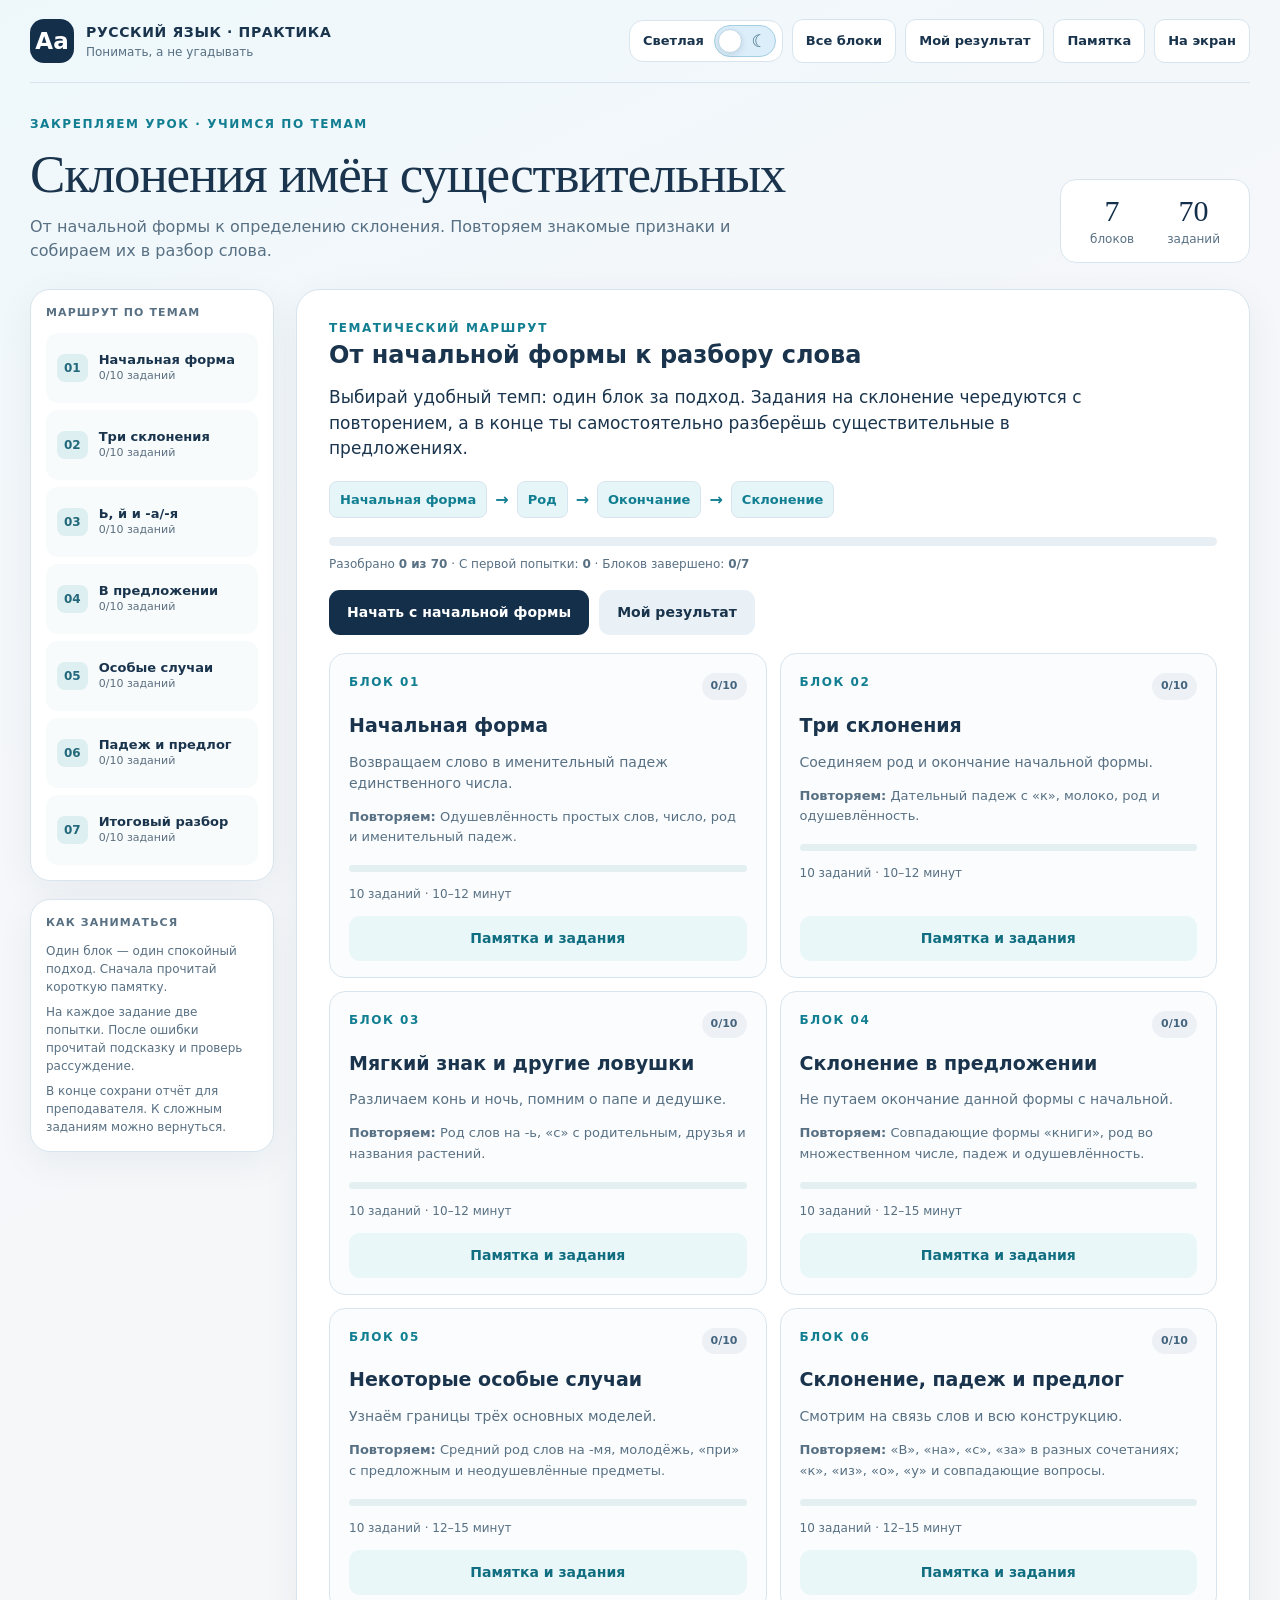
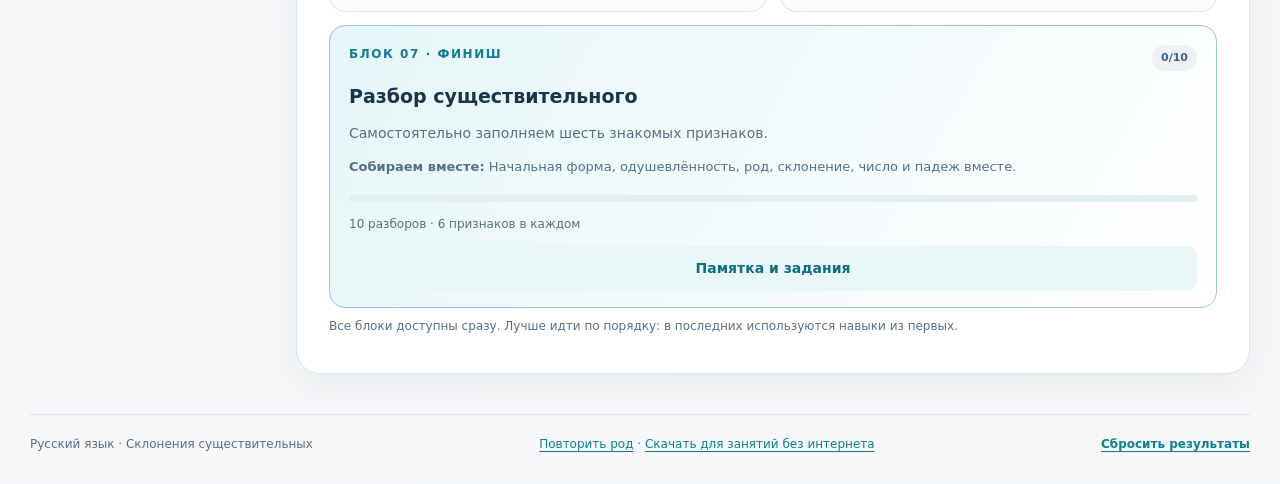
<file: russian-noun-declension/index.html>
<!doctype html>
<html lang="ru"><head><meta charset="utf-8"><meta name="viewport" content="width=device-width, initial-scale=1">
<meta name="theme-color" content="#142f4a"><meta name="description" content="70 заданий в 7 тематических блоках: определение склонения, повторение одушевлённости, числа, рода и падежа, итоговый разбор существительных. Две попытки, подсказки и отчёт.">
<title>Склонения существительных — тематический тренажёр</title>
<script>try{if(localStorage.getItem('noun-declension-theme-v1')==='dark')document.documentElement.dataset.theme='dark'}catch(e){}</script>
<style>
:root{--page:#f4f7fa;--paper:#fff;--ink:#19344c;--muted:#587083;--accent:#117e91;--accentlight:#e6f6f8;--edge:#d9e5ee;--navy:#142f4a;--red:#a62f37;--redbg:#fff0f0;--green:#116347;--greenbg:#e9f8ef;--sand:#fff5e4;--shadow:0 10px 38px rgba(20,47,74,.06)}
*{box-sizing:border-box}html{scroll-behavior:smooth}body{font-family:system-ui,-apple-system,"Segoe UI",Roboto,Arial,sans-serif;background:linear-gradient(155deg,#eef8fb 0,#f5f7fa 30%,#f6f7f8 100%);color:var(--ink);margin:0;line-height:1.5}button,input{font:inherit}button{cursor:pointer}button:disabled{cursor:default;opacity:.62}button:focus-visible,input:focus-visible{outline:3px solid #cf982f;outline-offset:3px}.wrap{max-width:1330px;padding:0 30px;margin:0 auto}.top{height:auto;min-height:83px;display:flex;align-items:center;justify-content:space-between;gap:14px;border-bottom:1px solid var(--edge)}.brand{display:flex;align-items:center;gap:12px}.logo{width:44px;height:44px;flex:0 0 44px;background:var(--navy);color:white;border-radius:14px;display:grid;place-items:center;font-size:23px;font-weight:800}.bname{font-size:14px;font-weight:850;letter-spacing:.045em}.bsub{font-size:12px;color:var(--muted)}.header-tools{display:flex;align-items:center;flex-wrap:wrap;gap:9px}.ghost{background:white;border:1px solid var(--edge);border-radius:11px;padding:9px 13px;color:var(--ink);font-size:13px;font-weight:700;min-height:41px}.ghost:hover{background:#eef8fb}.hero{display:flex;justify-content:space-between;align-items:end;gap:20px;padding:32px 0 26px}.eyebrow{font-size:12px;letter-spacing:.13em;text-transform:uppercase;color:var(--accent);font-weight:850}.hero h1{font-family:Georgia,'Times New Roman',serif;font-size:clamp(32px,4.5vw,53px);line-height:1.12;font-weight:500;letter-spacing:-.022em;margin:12px 0 11px}.hero p{font-size:16px;color:var(--muted);margin:0;max-width:720px}.hero-tally{display:grid;grid-template-columns:auto auto;gap:3px 15px;background:white;border:1px solid var(--edge);border-radius:16px;padding:14px 20px;white-space:nowrap}.big{font-family:Georgia,serif;font-size:30px;color:var(--navy);line-height:1.1}.small{font-size:12px;color:var(--muted)}.layout{display:grid;grid-template-columns:244px minmax(0,1fr);align-items:start;gap:22px}.sidebar{display:flex;flex-direction:column;gap:18px}.sideblock{background:#fff;border:1px solid var(--edge);border-radius:20px;padding:15px;box-shadow:var(--shadow)}.side-title{font-size:11px;text-transform:uppercase;color:var(--muted);letter-spacing:.1em;font-weight:850;margin:0 0 11px}.daynav{display:grid;gap:7px}.daylink{width:100%;display:flex;align-items:center;gap:11px;text-align:left;background:#f8fbfc;border:1px solid transparent;border-radius:12px;padding:11px 10px;color:var(--ink)}.daylink:hover{background:#eaf5f7}.daylink.active{background:var(--navy);color:#fff}.daynum{border-radius:8px;background:#deeff2;padding:5px 7px;font-size:12px;font-weight:850;color:#23687b}.daylink.active .daynum{background:#345977;color:#fff}.daycopy{flex:1;min-width:0}.daycopy strong{font-size:13px;display:block}.daycopy span{display:block;font-size:11px;opacity:.7}.daylink .tick{font-size:11px;opacity:.8}.mini-progress{height:7px;background:#e4eff2;border-radius:8px;overflow:hidden;margin-top:4px}.mini-fill{height:100%;background:var(--accent);transition:width .2s}.small-note{font-size:12px;color:var(--muted);margin:7px 0 0}.content{min-width:0}.panel{background:white;border:1px solid var(--edge);box-shadow:var(--shadow);border-radius:24px;padding:29px 32px;margin-bottom:22px}.panel h2{font-size:24px;margin:0 0 12px}.panel p{margin:9px 0;color:var(--muted)}.intro-lead{font-size:17px!important;color:var(--ink)!important;max-width:800px}.overall{background:#e8eff4;border-radius:99px;overflow:hidden;height:9px;margin:18px 0 8px}.overall > div{height:100%;background:var(--accent);transition:width .22s}.day-grid{display:grid;grid-template-columns:repeat(2,minmax(0,1fr));gap:13px;margin-top:18px}.day-card{padding:19px 19px 16px;border:1px solid var(--edge);border-radius:16px;background:#fafcfd;display:flex;flex-direction:column;gap:10px;min-height:204px}.day-card p{font-size:13px;margin:0;color:var(--muted)}.day-card-head{display:flex;justify-content:space-between;align-items:start;gap:8px}.day-card h3{font-size:18px;margin:0}.chip{display:inline-flex;align-items:center;gap:5px;font-weight:800;font-size:11px;padding:5px 9px;background:var(--accentlight);color:#0b7285;border-radius:99px;white-space:nowrap}.chip.soft{background:#edf1f6;color:#44647e}.chip.warm{background:var(--sand);color:#936720}.wide{width:100%}.btn{border:0;border-radius:11px;background:#eaf1f6;color:var(--ink);font-size:14px;padding:11px 18px;min-height:45px;font-weight:800}.btn.primary{background:var(--navy);color:white}.btn.primary:hover{background:#245577}.btn:hover:not(:disabled){filter:brightness(.97)}.btn.light{background:#e9f7f9;color:#116d80}.actions{display:flex;gap:10px;flex-wrap:wrap;margin:17px 0 0}.day-icon{font-size:26px}.day-top{display:flex;justify-content:space-between;align-items:center;flex-wrap:wrap;gap:10px}.day-title{font-family:Georgia,serif;font-size:37px!important;font-weight:500;margin:5px 0 0!important}.day-path{font-size:14px;color:var(--muted)}.tasks{display:grid;grid-template-columns:repeat(10,minmax(0,1fr));gap:7px;margin:17px 0 0}.task{border:1px solid #cedee6;border-radius:9px;background:#f6fafb;min-width:0;height:40px;font-size:12px;font-weight:800}.task.completed-first{background:#e7f5eb;border-color:#a7ccb5;color:#14603d}.task.completed-second{background:#fff3d8;border-color:#e8cb83;color:#7e631e}.task.completed-revealed{background:#f9e7df;border-color:#e1ab99;color:#834637}.task.current{outline:3px solid var(--accent);outline-offset:2px}.qtop{display:flex;justify-content:space-between;align-items:center;gap:8px;margin-bottom:19px;flex-wrap:wrap}.qmeta{color:var(--muted);font-size:12px;font-weight:700}.qtitle{font-size:25px;line-height:1.33;letter-spacing:-.014em;margin:0 0 18px;font-weight:800}.quote{background:#f3f8fb;padding:25px 20px;border-radius:15px;text-align:center;font-family:Georgia,serif;font-size:clamp(22px,3vw,34px);line-height:1.4;overflow-wrap:anywhere;margin-bottom:20px}.quote mark{background:#d2edf0;color:#0f5260;border-radius:5px;padding:0 .08em;box-decoration-break:clone}.attemptline{display:flex;justify-content:space-between;gap:9px;color:var(--muted);font-size:12px;margin:0 0 12px}.answers{display:grid;grid-template-columns:repeat(2,minmax(0,1fr));gap:11px}.answer{border:1.5px solid var(--edge);border-radius:12px;text-align:left;padding:13px 14px;min-height:72px;background:#fff;color:var(--ink);font-size:15px;font-weight:650;display:flex;align-items:center;gap:12px}.answer:hover:not(:disabled){background:#f3fafc;border-color:#80b8c3}.answer .letter{flex:0 0 29px;height:29px;border:1px solid #d1e0e8;display:grid;place-items:center;border-radius:8px;color:#557181;font-size:12px}.answer.wrong{background:var(--redbg);border-color:#d77c83;color:var(--red)}.answer.correct{background:var(--greenbg);border-color:#7bb899;color:var(--green)}.answer.wrong .letter,.answer.correct .letter{border-color:currentColor;color:inherit}.answer:disabled{opacity:1}.feedback{border-radius:15px;padding:18px 20px;margin:20px 0 0}.feedback.try{background:#fff6e8;border:1px solid #eed4a2}.feedback.good{background:#edf8f0;border:1px solid #bcdcc8}.feedback.reveal{background:#f7f3ea;border:1px solid #e7d8b8}.feedback h3{margin:0 0 7px;font-size:17px}.feedback p{color:var(--ink);font-size:14px;line-height:1.6;margin:8px 0}.chain{background:#fff;border-radius:11px;padding:11px 12px;margin:12px 0 0;font-size:14px;font-weight:750;color:#216879}.qfoot{border-top:1px solid var(--edge);padding-top:18px;margin-top:22px;display:flex;justify-content:space-between;gap:10px;align-items:center}.muted{color:var(--muted)}.small-label{font-size:12px;color:var(--muted)}.result-numbers{display:grid;grid-template-columns:repeat(3,minmax(0,1fr));gap:10px;margin:22px 0}.resstat{background:#f2f7f9;border:1px solid var(--edge);border-radius:14px;padding:16px}.resstat strong{font:normal 33px Georgia,serif;display:block}.resstat span{font-size:12px;color:var(--muted)}.result-lines{display:grid;gap:7px}.result-line{display:grid;grid-template-columns:200px 1fr 80px;gap:8px;align-items:center;padding:10px 0;border-bottom:1px solid var(--edge);font-size:14px}.result-line .pbar{height:8px;background:#e7edf1;border-radius:8px;overflow:hidden}.result-line .pbar span{display:block;height:100%;background:var(--accent)}.textinput{display:block;border:1px solid #cbdde5;border-radius:10px;max-width:360px;width:100%;padding:10px 13px;min-height:45px;margin:7px 0 15px}.reporttxt{display:block;width:100%;min-height:240px;max-height:480px;padding:14px;border:1px solid #cddde4;border-radius:13px;font:13px/1.6 ui-monospace,SFMono-Regular,Consolas,monospace;color:var(--ink);background:#fbfcfd;resize:vertical;white-space:pre-wrap}.warning{font-size:12px;padding:10px 13px;background:#f8f4e7;border-radius:10px;color:#756222;margin:15px 0}.footer{display:flex;justify-content:space-between;flex-wrap:wrap;gap:10px;border-top:1px solid var(--edge);padding:20px 0 30px;margin-top:18px;font-size:12px;color:var(--muted)}.linkbtn{border:0;background:transparent;color:var(--accent);text-decoration:underline;text-underline-offset:3px;padding:0;font-weight:750}dialog{border:1px solid var(--edge);width:min(760px,calc(100% - 28px));max-height:88dvh;overflow:auto;border-radius:20px;padding:28px;color:var(--ink);box-shadow:0 30px 80px #10263b55}dialog::backdrop{background:#132e44bb;backdrop-filter:blur(3px)}.dlg-head{display:flex;justify-content:space-between;align-items:start;gap:12px}.dlg-head h2{font:normal 31px Georgia,serif;margin:0 0 15px}.close{border:0;background:#eaf2f7;border-radius:9px;width:34px;height:34px;font-size:22px}.rule{padding:16px 0;border-top:1px solid var(--edge)}.rule h3{margin:0 0 6px;font-size:17px}.rule p{margin:5px 0;font-size:14px;line-height:1.65}.mini-table{width:100%;border-collapse:collapse;font-size:13px;margin:10px 0}.mini-table td,.mini-table th{border-bottom:1px solid var(--edge);padding:9px;text-align:left;vertical-align:top}.mini-table th{background:#f3f8fa}.helpnote{border-radius:11px;padding:11px 14px;background:#eaf6f8;font-size:14px}.sr{position:absolute!important;width:1px;height:1px;overflow:hidden;clip:rect(0 0 0 0);white-space:nowrap}.fullscreen .layout{grid-template-columns:minmax(0,1fr)}.fullscreen .sidebar,.fullscreen .hero,.fullscreen .footer{display:none}.fullscreen .content{max-width:1050px;margin:20px auto 0;width:100%}.fullscreen .qtitle{font-size:32px}.fullscreen .quote{font-size:39px}.fullscreen .answer{font-size:20px;min-height:82px}.hide{display:none!important}
@media(max-width:1000px){.wrap{padding:0 19px}.layout{grid-template-columns:205px minmax(0,1fr);gap:14px}.panel{padding:23px}.day-grid{grid-template-columns:1fr}.answers{grid-template-columns:1fr}.tasks{grid-template-columns:repeat(8,minmax(0,1fr))}}
@media(max-width:750px){.wrap{padding:0 14px}.top{padding:13px 0;min-height:73px;flex-wrap:wrap}.logo{height:37px;width:37px;flex-basis:37px;font-size:20px}.bname{font-size:12px}.bsub{font-size:10px}.header-tools{gap:5px}.ghost{font-size:12px;padding:9px}.hero{display:block;padding:23px 0 17px}.hero p{font-size:14px}.hero-tally{display:inline-grid;margin-top:16px}.layout{display:flex;flex-direction:column}.sidebar{width:100%}.sideblock{padding:9px 11px}.side-title{display:none}.daynav{grid-template-columns:repeat(5,minmax(0,1fr));gap:4px}.daylink{padding:9px 2px;min-width:0;flex-direction:column;gap:4px;text-align:center}.daycopy strong{font-size:11px}.daycopy span,.daynum,.daylink .tick{display:none}.sidebar .sideblock:nth-child(2){display:none}.content{width:100%}.panel{padding:22px 17px;border-radius:19px}.panel h2{font-size:22px}.day-title{font-size:30px!important}.qtitle{font-size:23px}.quote{font-size:25px;padding:20px 12px}.tasks{grid-template-columns:repeat(7,minmax(0,1fr))}.answer{min-height:65px}.qfoot{gap:8px}.btn{padding:10px 12px}.result-line{grid-template-columns:125px 1fr 48px;font-size:12px}.fullscreen .quote{font-size:29px}.fullscreen .qtitle{font-size:25px}.fullscreen .answer{font-size:17px;min-height:67px}}
@media(max-width:390px){.daycopy strong{font-size:10px}.tasks{grid-template-columns:repeat(6,minmax(0,1fr))}.day-grid{gap:10px}.panel{padding:19px 13px}.qtitle{font-size:21px}.quote{font-size:23px}.qtop{margin-bottom:13px}.resstat{padding:11px 8px}.resstat strong{font-size:25px}.resstat span{font-size:10px}}
@media print{body{background:#fff}.top,.sidebar,.hero,.footer,.actions,.btn,.linkbtn{display:none!important}.layout{display:block}.panel{border:0;box-shadow:none}.reporttxt{height:auto;max-height:none}.wrap{max-width:100%}}
@media(prefers-reduced-motion:reduce){*{scroll-behavior:auto!important;transition:none!important}}
/* Точечные улучшения чтения без изменения привычного интерфейса */
.hero h1{max-width:820px}.quote mark{font-weight:700}.chain{overflow-wrap:anywhere}
@media(max-width:390px){.hero h1{font-size:31px}.daynav{gap:3px}}

/* Theme switch: desktop, mobile, keyboard and reduced-motion. */
.theme-switcher{display:inline-flex;align-items:center;gap:10px;cursor:pointer;user-select:none;min-height:42px;padding:4px 6px 4px 12px;border:1px solid var(--edge);border-radius:14px;background:var(--paper);color:var(--ink);font-weight:750;font-size:13px;transition:background .18s,border-color .18s}
.theme-switcher:hover{border-color:#5cabb9}
.theme-name{white-space:nowrap;min-width:62px;text-align:right}
.theme-switcher input{position:absolute;width:1px;height:1px;opacity:0;pointer-events:none}
.theme-track{position:relative;display:flex;align-items:center;justify-content:space-between;width:62px;height:32px;border-radius:99px;padding:0 8px;background:#dceefa;border:1px solid #a5d0e3;color:#36677b;font-size:17px;line-height:1;transition:background .2s}
.theme-thumb{position:absolute;left:3px;top:3px;width:24px;height:24px;border-radius:50%;background:white;border:1px solid #bed7e4;box-shadow:0 2px 6px #142f4a22;transition:transform .2s}
.theme-switcher input:checked+.theme-track{background:#264b67;border-color:#4f89a7;color:#bce9fa}
.theme-switcher input:checked+.theme-track .theme-thumb{transform:translateX(30px);background:#dcecf6;border-color:#98c1d6}
.theme-switcher input:focus-visible+.theme-track{outline:3px solid #e5ab39;outline-offset:3px}
html[data-theme="dark"]{color-scheme:dark;--page:#101b29;--paper:#17293b;--ink:#ebf4ff;--muted:#b3c7d7;--accent:#70d9e4;--accentlight:#214651;--edge:#365165;--navy:#255470;--red:#ffb5bc;--redbg:#492c37;--green:#b0eed0;--greenbg:#204536;--sand:#4b412d;--shadow:0 12px 38px rgba(0,0,0,.22)}
html[data-theme="dark"] body{background:linear-gradient(145deg,#0f1c2b 0%,#132437 53%,#101f30 100%)}
html[data-theme="dark"] .theme-switcher{background:#1e3649;border-color:#41667b}
html[data-theme="dark"] .top{border-color:var(--edge)}
html[data-theme="dark"] .logo{background:#326a83;color:#fff}
html[data-theme="dark"] .ghost{background:#20394d;color:var(--ink);border-color:#46667b}
html[data-theme="dark"] .ghost:hover{background:#2a5065}
html[data-theme="dark"] .hero-tally,html[data-theme="dark"] .sideblock,html[data-theme="dark"] .panel{background:#182b3e;border-color:var(--edge)}
html[data-theme="dark"] .big{color:#eef8ff}
html[data-theme="dark"] .daylink{background:#203749;color:var(--ink);border-color:#304c5f}
html[data-theme="dark"] .daylink:hover{background:#2a4c61}
html[data-theme="dark"] .daylink.active{background:#33758c;color:#fff;border-color:#76bed0}
html[data-theme="dark"] .daynum{background:#2e5d70;color:#dcf6ff}
html[data-theme="dark"] .daylink.active .daynum{background:#1c4459;color:#fff}
html[data-theme="dark"] .mini-progress,html[data-theme="dark"] .overall,html[data-theme="dark"] .result-line .pbar{background:#294253}
html[data-theme="dark"] .day-card{background:#1c3245;border-color:#3c5b6d}
html[data-theme="dark"] .chip{background:#255264;color:#b8f4fa}
html[data-theme="dark"] .chip.soft{background:#293d52;color:#d2e2f3}
html[data-theme="dark"] .chip.warm{background:#50432f;color:#ffe0a0}
html[data-theme="dark"] .btn{background:#2c485e;color:#f0f8ff}
html[data-theme="dark"] .btn.primary{background:#4088a0;color:#fff}
html[data-theme="dark"] .btn.primary:hover{background:#4a9ab4}
html[data-theme="dark"] .btn.light{background:#285466;color:#c2f3fa}
html[data-theme="dark"] .task{background:#223a4d;border-color:#46687c;color:#e8f5ff}
html[data-theme="dark"] .task.completed-first{background:#1e493c;border-color:#42896c;color:#b5f2d1}
html[data-theme="dark"] .task.completed-second{background:#57462c;border-color:#a88e51;color:#ffe2a5}
html[data-theme="dark"] .task.completed-revealed{background:#50372f;border-color:#a47462;color:#ffd1bc}
html[data-theme="dark"] .quote{background:#223b4e;color:var(--ink)}
html[data-theme="dark"] .quote mark{background:#32697a;color:#f0feff}
html[data-theme="dark"] .answer{background:#1d3447;border-color:#496579;color:var(--ink)}
html[data-theme="dark"] .answer:hover:not(:disabled){background:#2c4d61;border-color:#77c4d0}
html[data-theme="dark"] .answer .letter{color:#c9dce8;border-color:#5b7a90}
html[data-theme="dark"] .answer.wrong{background:#4c2e38;border-color:#b66b77;color:#ffc8ce}
html[data-theme="dark"] .answer.correct{background:#224b3b;border-color:#65a789;color:#c6f5da}
html[data-theme="dark"] .feedback.try{background:#443a2e;border-color:#806642}
html[data-theme="dark"] .feedback.good{background:#1e4036;border-color:#4c8c73}
html[data-theme="dark"] .feedback.reveal{background:#42372d;border-color:#806b4e}
html[data-theme="dark"] .feedback p{color:var(--ink)}
html[data-theme="dark"] .chain{background:#223b4b;color:#bceff4;border:1px solid #315e6d}
html[data-theme="dark"] .resstat{background:#21384b;border-color:var(--edge)}
html[data-theme="dark"] .textinput,html[data-theme="dark"] .reporttxt{background:#14283a;border-color:#456378;color:var(--ink)}
html[data-theme="dark"] .textinput::placeholder{color:#adc3d2}
html[data-theme="dark"] .warning{background:#413a2e;color:#ffe0a4}
html[data-theme="dark"] .linkbtn{color:#8ce7ee}
html[data-theme="dark"] dialog{background:#192c3f;color:var(--ink);border-color:#4b687d}
html[data-theme="dark"] dialog::backdrop{background:#06111bd9}
html[data-theme="dark"] .close{background:#2b475c;color:var(--ink)}
html[data-theme="dark"] .mini-table th{background:#294459;color:#e3f5ff}
html[data-theme="dark"] .mini-table td,html[data-theme="dark"] .mini-table th{border-color:#3e5a6d}
html[data-theme="dark"] .helpnote{background:#264653;color:#edf8ff}
html[data-theme="dark"] .rule{border-color:#375165}
@media(max-width:750px){.theme-switcher{padding:3px 5px 3px 8px;gap:6px}.theme-name{font-size:11px;min-width:53px}.theme-track{width:57px;height:30px}.theme-thumb{width:22px;height:22px}.theme-switcher input:checked+.theme-track .theme-thumb{transform:translateX(27px)}}
@media(prefers-reduced-motion:reduce){.theme-track,.theme-thumb,.theme-switcher{transition:none!important}}


.resume-note{margin:9px 0 0!important;font-size:13px!important;color:var(--muted)!important;line-height:1.4}.resume-note strong{color:var(--ink)}
.tasks-legend{display:flex;align-items:center;flex-wrap:wrap;gap:8px 15px;margin-top:14px;font-size:12px;color:var(--muted)}
.tasks-legend b{display:inline-flex;align-items:center;justify-content:center;min-width:18px;font-size:14px;color:var(--accent)}
.task{position:relative;display:flex;align-items:center;justify-content:center;gap:4px;height:auto;min-height:46px;padding:6px 2px}
.task-number{font-weight:850;font-variant-numeric:tabular-nums}.task-symbol{font-size:13px;color:var(--muted);line-height:1}
.task.completed-first .task-symbol{color:var(--green)}
.task.completed-second .task-symbol{color:#9a7315}
.task.completed-revealed .task-symbol{color:var(--red);font-weight:900}
.task.is-last{box-shadow:inset 0 0 0 2px var(--accent)}
.task[data-tip]:hover::after,.task[data-tip]:focus-visible::after{content:attr(data-tip);position:absolute;z-index:20;bottom:calc(100% + 9px);left:50%;transform:translateX(-50%);width:max-content;max-width:min(310px,82vw);white-space:normal;background:var(--ink);color:var(--paper);font-size:12px;font-weight:600;line-height:1.4;border-radius:9px;padding:9px 11px;box-shadow:0 8px 18px #0003;pointer-events:none}
.question-route{display:flex;align-items:center;justify-content:space-between;gap:12px;margin:-3px 0 13px;font-size:13px;color:var(--muted)}
.question-day-link{background:none;border:0;padding:7px 0;color:var(--accent);font-weight:800;text-decoration:underline;text-underline-offset:3px;cursor:pointer;min-height:38px}
.question-day-link:focus-visible{outline:3px solid #cf982f;outline-offset:3px;border-radius:4px}
.question-progress{height:7px;background:#e4eef3;border-radius:100px;overflow:hidden;margin:0 0 4px}
.question-progress span{display:block;height:100%;border-radius:100px;background:var(--accent);transition:width .2s ease}
.question-progress-label{font-size:12px!important;text-align:right;color:var(--muted)!important;margin:0 0 19px!important}
.mobile-day-btn{display:none}
html[data-theme="dark"] .question-progress{background:#294253}
html[data-theme="dark"] .task.completed-second .task-symbol{color:#ffe2a5}
@media(max-width:750px){
.question-route{font-size:12px;margin:0 0 8px}.question-route .question-day-link{min-height:44px}
.question-progress-label{margin:2px 0 14px!important}
.qfoot{position:sticky;bottom:0;z-index:7;background:var(--paper);margin:22px -17px -22px;padding:13px 17px calc(13px + env(safe-area-inset-bottom));border-top:1px solid var(--edge);box-shadow:0 -9px 22px rgba(15,37,55,.08)}
.qfoot .btn{flex:1;min-width:0;padding:10px 6px;min-height:46px;font-size:13px}
.mobile-day-btn{display:inline-flex;justify-content:center;align-items:center}
.task{min-height:48px;font-size:13px}.task-symbol{font-size:12px}
.tasks-legend{gap:9px;font-size:11px}
.task[data-tip]:hover::after,.task[data-tip]:focus-visible::after{display:none}
}
@media(max-width:390px){.qfoot{margin-left:-13px;margin-right:-13px;margin-bottom:-19px;padding-left:13px;padding-right:13px}.qfoot .btn{font-size:12px;padding:9px 4px}}
@media(prefers-reduced-motion:reduce){.question-progress span{transition:none}}

/* Hide keyboard-only instructions on touch-sized screens and keep breathing room below sticky controls. */
@media(max-width:750px){
  .qfoot + .small-note{display:none!important}
  .qfoot{margin-bottom:-10px;padding-bottom:calc(16px + env(safe-area-inset-bottom))}
}



.day-theme{font-size:16px;margin:0;font-weight:750;line-height:1.4}
.day-card{min-height:270px}.day-card .btn{margin-top:auto}
.day-grid .day-card:last-child{grid-column:1/-1}
.repeat-note{font-size:13px!important;line-height:1.6!important}
.daily-counts{display:flex;gap:8px;flex-wrap:wrap;margin:15px 0}
.daily-theory{border:1px solid var(--edge);border-radius:15px;background:var(--paper);margin:20px 0;padding:15px 18px}
.daily-theory summary{cursor:pointer;font-weight:800;color:var(--accent);min-height:30px}
.daily-theory p,.theory-body p{font-size:14px;line-height:1.75;color:var(--ink)}
.daily-theory summary:focus-visible{outline:3px solid #cf982f;outline-offset:4px;border-radius:5px}
.daily-theory b,.theory-body b{font-weight:800}
.table-scroll{overflow-x:auto}.mini-table{color:var(--ink)}
.mini-table td,.mini-table th{min-width:85px}
.ending{border:1.5px solid var(--accent);border-radius:3px;padding:0 .06em;margin-left:.02em}
.question-route{display:flex;justify-content:space-between;align-items:center;gap:12px;flex-wrap:wrap}
.question-route .linkbtn{font-size:13px;min-height:34px}
.qtop+.overall{margin:0 0 20px;height:7px}
.report-heading{margin-top:28px}
.print-only{display:none}
.footer a{color:var(--accent);text-underline-offset:3px}
.top .ghost{min-height:44px}
.daylink{min-height:64px}
.task{height:52px}
.answer{min-height:78px}
.answer span:last-child{overflow-wrap:anywhere}
.table-scroll:focus-visible{outline:3px solid #cf982f}
[data-theme=dark] .daily-theory{background:var(--paper)}
[data-theme=dark] .day-theme{color:var(--ink)}
@media(max-width:750px){
 .day-card{min-height:0}.daynav{grid-template-columns:repeat(5,minmax(0,1fr))}
 .daycopy strong{font-size:12px}.daylink{min-height:48px}
 .daily-theory{padding:13px}.mini-table{font-size:12px}
 .tasks{grid-template-columns:repeat(5,minmax(0,1fr))}
 .day-grid .day-card:last-child{grid-column:auto}
 .qfoot{flex-wrap:wrap}.qfoot .btn{min-height:44px}.question-route{margin-bottom:12px}
 .question-route .linkbtn{font-size:12px}.hero-tally{padding:13px 18px}
 .footer{gap:14px}.header-tools{width:100%;justify-content:space-between}
}
@media print{
 #app>.panel>*{display:none!important}
 #app .print-only{display:block!important;white-space:pre-wrap;overflow-wrap:anywhere;font:11pt/1.45 Arial,sans-serif;color:#000}
 #storage-warning{display:none!important}
}

/* Preserve the reference's quiet navy/aqua classroom design. */
select,textarea{font:inherit}select:focus-visible,textarea:focus-visible{outline:3px solid #cf982f;outline-offset:3px}
.hero-tally{min-width:190px}.hero-tally .big{text-align:center}.hero-tally .small{text-align:center}
.hero h1{max-width:850px}.daycopy strong{line-height:1.35}.daylink{min-height:70px}.daynum{flex-shrink:0}
.algorithm{display:flex;flex-wrap:wrap;align-items:center;gap:8px;margin:19px 0;font-size:13px;color:var(--accent)}
.algorithm span{padding:8px 10px;border:1px solid var(--edge);border-radius:8px;background:var(--accentlight);font-weight:750}.algorithm b{font-size:16px}
.day-card{min-height:270px;gap:13px}.day-card h3{font-size:19px;line-height:1.35}.day-card p{font-size:14px}.day-card .btn{margin-top:auto}
.final-card{border-color:#99c7d1;background:linear-gradient(120deg,var(--accentlight),var(--paper))}
.zero{display:inline-block;width:.65em;height:.68em;border:1.5px solid var(--accent);margin-left:.12em;vertical-align:.01em;border-radius:1px}
.parse-grid{display:grid;grid-template-columns:repeat(2,minmax(0,1fr));gap:18px 16px;margin:17px 0}
.parse-field{min-width:0;border:1px solid var(--edge);border-radius:14px;padding:13px 14px;background:var(--paper)}
.parse-field label{display:block;font-size:14px;font-weight:800;line-height:1.4;margin:0 0 10px}.field-number{font-size:11px;color:var(--muted);margin-right:3px}
.parse-field input,.parse-field select{width:100%;min-height:46px;border:1px solid #b8cedb;border-radius:8px;padding:9px 10px;color:var(--ink);background:var(--paper);font-size:14px;min-width:0}
.parse-field input:disabled,.parse-field select:disabled{opacity:1;-webkit-text-fill-color:var(--ink);color:var(--ink);background:var(--page)}
.parse-field .field-note{font-size:12px;line-height:1.55;margin:8px 0 0;min-height:19px;color:var(--muted)}
.field-good{border-color:#84bea4;background:var(--greenbg)}.field-good .field-note{color:var(--green)}
.field-wrong{border-color:#d6ae70}.field-wrong .field-note{color:var(--ink)}
.form-error{color:var(--red)!important;font-weight:700;font-size:14px}
.parse-key h4{margin:14px 0 6px}.parse-key dl{margin:0}.parse-key dl>div{display:grid;grid-template-columns:1fr 1fr;gap:10px;padding:7px 0;border-bottom:1px solid var(--edge);font-size:14px}.parse-key dt{color:var(--muted)}.parse-key dd{font-weight:750;margin:0;overflow-wrap:anywhere}
.field-stat-grid{display:grid;grid-template-columns:repeat(3,minmax(0,1fr));gap:9px;margin-top:14px}.field-stat{border:1px solid var(--edge);border-radius:11px;padding:12px;display:flex;flex-direction:column;gap:5px}.field-stat b{font:27px Georgia,serif}.field-stat span{font-size:12px;color:var(--muted)}
.result-line{grid-template-columns:220px 1fr 48px}.result-line>span:last-child{text-align:right}.content{scroll-margin-top:12px}.help-source a{color:var(--accent)}
html[data-theme=dark] .parse-field{background:var(--paper)}html[data-theme=dark] .field-good{background:var(--greenbg)}html[data-theme=dark] .field-wrong{border-color:#bba06b}
html[data-theme=dark] .parse-field input,html[data-theme=dark] .parse-field select{border-color:#58788d}html[data-theme=dark] .parse-field input:disabled,html[data-theme=dark] .parse-field select:disabled{background:#20394b}
@media(max-width:1000px){.parse-grid{grid-template-columns:1fr}.result-line{grid-template-columns:160px 1fr 48px}}
@media(max-width:750px){
 .hero-tally{min-width:0;gap:2px 23px}.hero h1{font-size:clamp(31px,7vw,42px)}.sidebar .side-title{display:block;margin:3px 3px 8px;font-size:10px}
 .daynav{display:flex;overflow-x:auto;gap:7px;padding:2px 1px 6px;scroll-snap-type:x proximity}.daylink{flex:0 0 151px;flex-direction:row;text-align:left;padding:10px 8px;gap:8px;scroll-snap-align:start;min-height:68px}.daycopy strong{font-size:12px}.daycopy span{display:block;font-size:10px}.daynum{display:block;font-size:10px;padding:4px 5px}.daylink .tick{display:none}
 .day-card{min-height:0}.final-card{grid-column:auto}.parse-grid{gap:12px;margin-top:14px}.parse-field{padding:12px}.parse-field input,.parse-field select{font-size:16px}.parse-key dl>div{grid-template-columns:1fr 1fr;font-size:13px}
 .field-stat-grid{grid-template-columns:repeat(2,minmax(0,1fr))}.result-line{grid-template-columns:140px 1fr 44px}.algorithm{gap:5px;font-size:11px}.algorithm span{padding:7px 8px}.algorithm b{font-size:13px}
 .qfoot{background:var(--paper)}.quote{margin-top:12px}.question-route .question-day-link{font-size:12px}.qmeta{font-size:11px}
}
@media(max-width:390px){.result-line{grid-template-columns:130px 1fr 37px}.qtitle{font-size:21px}.header-tools{gap:5px}.ghost{padding:8px 7px}.theme-name{min-width:46px}.theme-switcher{gap:3px;padding-left:6px}}
</style></head><body>
<div class="wrap">
<header class="top"><div class="brand"><div class="logo" aria-hidden="true">Аа</div><div><div class="bname">РУССКИЙ ЯЗЫК · ПРАКТИКА</div><div class="bsub">Понимать, а не угадывать</div></div></div><div class="header-tools"><label class="theme-switcher" for="theme-switch"><span id="theme-name" class="theme-name">Светлая</span><input id="theme-switch" type="checkbox" role="switch" aria-checked="false" aria-label="Светлая тема включена"><span class="theme-track" aria-hidden="true"><span>☀</span><span>☾</span><span class="theme-thumb"></span></span></label><button class="ghost" id="home-button" type="button">Все блоки</button><button class="ghost" id="report-button" type="button">Мой результат</button><button class="ghost" id="help-button" type="button">Памятка</button><button class="ghost" id="full-button" type="button" aria-pressed="false">На экран</button></div></header>
<section class="hero"><div><div class="eyebrow">Закрепляем урок · Учимся по темам</div><h1>Склонения имён существительных</h1><p>От начальной формы к определению склонения. Повторяем знакомые признаки и собираем их в разбор слова.</p></div><div class="hero-tally"><span class="big">7</span><span class="big">70</span><span class="small">блоков</span><span class="small">заданий</span></div></section>
<div class="warning hide" id="storage-warning" role="status">Сохранение в этом браузере недоступно. Не закрывай страницу до завершения работы и сохрани отчёт в разделе «Мой результат».</div>
<main class="layout"><aside class="sidebar"><div class="sideblock"><p class="side-title">Маршрут по темам</p><nav id="blocknav" class="daynav" aria-label="Тематические блоки"></nav></div><div class="sideblock"><p class="side-title">Как заниматься</p><p class="small-note">Один блок — один спокойный подход. Сначала прочитай короткую памятку.</p><p class="small-note">На каждое задание две попытки. После ошибки прочитай подсказку и проверь рассуждение.</p><p class="small-note">В конце сохрани отчёт для преподавателя. К сложным заданиям можно вернуться.</p></div></aside><section class="content" id="app" aria-live="off"></section></main>
<footer class="footer"><span>Русский язык · Склонения существительных</span><span><a href="https://lordlis5631-max.github.io/-/russian-noun-gender/" target="_blank" rel="noopener">Повторить род</a> · <a href="./index.html" download="Склонения_существительных.html">Скачать для занятий без интернета</a></span><button class="linkbtn" id="reset-button" type="button">Сбросить результаты</button></footer>
</div>
<div id="announcement" class="sr" aria-live="polite" aria-atomic="true"></div>
<dialog id="help-dialog" aria-labelledby="help-heading"><div class="dlg-head"><h2 id="help-heading">Памятка по изученным темам</h2><button class="close" type="button" data-close="help-dialog" aria-label="Закрыть памятку">×</button></div>
<div class="rule"><h3>Начальная форма</h3><p>У существительного, имеющего единственное число, <b>начальная форма — именительный падеж единственного числа</b>: к школе → школа; тетрадями → тетрадь. Убери предлог и спроси: кто? что?</p><p>Не заменяй слово родственным: к домику → <b>домик</b>, а не дом. У слов только множественного числа начальная форма — И. п. мн. ч.: ножницами → <b>ножницы</b>. К ним вернёмся в блоке «Особые случаи».</p><p>Повторение: род определяем по начальной форме и согласованию; число и падеж — по конкретной форме в предложении.</p></div><div class="rule"><h3>Три склонения</h3><p><b>Тип склонения</b> — группа слов с похожим изменением по падежам. Он сохраняется при изменении падежа и числа.</p><div class="table-scroll"><table class="mini-table"><thead><tr><th>Склонение</th><th>Основные группы в начальной форме</th><th>Примеры</th></tr></thead><tbody><tr><td>1-е</td><td>Женский и мужской род, -а/-я</td><td>книг<span class="ending">а</span>, пап<span class="ending">а</span>, дяд<span class="ending">я</span></td></tr><tr><td>2-е</td><td>Мужской род, нулевое окончание; средний род, -о/-е/-ё</td><td>стол<span class="zero" aria-label="нулевое окончание"></span>, конь<span class="zero" aria-label="нулевое окончание"></span>, мор<span class="ending">е</span></td></tr><tr><td>3-е</td><td>Женский род, нулевое окончание; на конце пишется ь</td><td>ночь<span class="zero" aria-label="нулевое окончание"></span>, тетрадь<span class="zero" aria-label="нулевое окончание"></span></td></tr></tbody></table></div><p>Это <b>основные модели</b>. Несклоняемые и особые случаи рассмотрим отдельно. Алгоритм: начальная форма → род → окончание начальной формы → склонение.</p></div><div class="rule"><h3>Мягкий знак и другие ловушки</h3><p><b>Мягкий знак сам по себе не определяет склонение.</b> Мой конь — мужской род, 2-е склонение. Моя ночь — женский род, 3-е склонение.</p><p>В начальных формах <b>конь, ночь, музей</b> нулевое окончание. Буквы ь и й в этих примерах входят в основу: музей<span class="zero" aria-label="нулевое окончание"></span> → музея.</p><p><b>Папа, дядя, дедушка, юноша</b> — мужского рода, но с окончаниями -а/-я относятся к 1-му склонению. Используй оба признака: род и окончание.</p></div><div class="rule"><h3>Склонение в предложении</h3><p>В предложении сначала выдели нужное слово, затем восстанови <b>его начальную форму</b>. Например: к школе → школа → ж. р., -а → 1-е склонение.</p><p>Слово может стоять во множественном числе и косвенном падеже: тетрадями → тетрадь → ж. р., нулевое окончание → 3-е склонение.</p><p><b>Число и падеж</b> называем у формы из предложения. <b>Род и склонение</b> определяем у слова, опираясь на начальную форму. Склонение не меняется вместе с падежом.</p></div><div class="rule"><h3>Некоторые особые случаи</h3><p><b>Несклоняемые:</b> пальто, метро, такси, кенгуру. Они не изменяются по падежам; окончаний нет. Их не относим к 1-му, 2-му или 3-му склонению. Падеж и число в предложении могут определяться по контексту.</p><p><b>Только множественное число:</b> ножницы, каникулы, сутки. Начальная форма — И. п. мн. ч. Род и склонение не определяем. При этом падеж у них есть: режу ножницами — Т. п.</p><p><b>10 слов на -мя:</b> бремя, время, вымя, знамя, имя, пламя, племя, семя, стремя, темя. Это слова среднего рода. Вместе со словом <b>путь</b> они относятся к разносклоняемым; в ответах обозначены как «особая модель: -мя / путь».</p><p>Отдельный особый случай — <b>дитя → дитяти</b>. Достаточно узнавать его; редкие формы заучивать не нужно. Здесь перечислены некоторые особые случаи, а не все модели языка.</p></div><div class="rule"><h3>Склонение, падеж и предлог</h3><p><b>Предлог — подсказка, но не готовый ответ.</b> Один и тот же предлог бывает с разными падежами. Сначала найди связанное слово, затем поставь падежный вопрос.</p><div class="table-scroll"><table class="mini-table"><thead><tr><th>Конструкция</th><th>Вопрос</th><th>Падеж</th></tr></thead><tbody><tr><td>идти в школу / на площадь</td><td>во что? / на что?</td><td>В. п.</td></tr><tr><td>учиться в школе / стоять на площади</td><td>в чём? / на чём?</td><td>П. п.</td></tr><tr><td>снять с полки</td><td>с чего?</td><td>Р. п.</td></tr><tr><td>гулять с другом</td><td>с кем?</td><td>Т. п.</td></tr><tr><td>зайти за дом / стоять за домом</td><td>за что? / за чем?</td><td>В. п. / Т. п.</td></tr></tbody></table></div><p>К школе — Д. п.; из школы, у школы — Р. п.; о школе, при школе — П. п. Вопросы «где?» и «куда?» помогают понять смысл, но сами по себе не являются падежными.</p><p>У предлога должно быть <b>своё существительное</b>: в сочетании «на столе Николая» предлог «на» относится к слову «столе». Склонение каждого слова по-прежнему определяем по его начальной форме.</p></div><div class="rule"><h3>Разбор существительного</h3><p>Это <b>сокращённый разбор по изученным признакам</b>. В каждом предложении заполни шесть полей для выделенного существительного.</p><ol><li>Запиши начальную форму без предлога.</li><li>Назови одушевлённость и род.</li><li>Определи склонение или укажи изученный особый случай.</li><li>Назови число и падеж <b>формы из предложения</b>.</li></ol><p>После первой проверки верные поля сохранятся, а к ошибочным появятся подсказки. Исправь только их. Полный ответ откроется после верного решения или второй проверки.</p><p>У слова «ножницы» не определяем род и склонение. У несклоняемого слова выбираем «несклоняемое», а падеж и число ищем по контексту. Не все слова обязаны попасть в три основные группы.</p></div>
<div class="rule"><h3>Одушевлённость и число</h3><p>В простых примерах названия людей и животных — одушевлённые: учитель, щенок. Названия предметов, растений и явлений — неодушевлённые: стол, дуб, дождь.</p><p>В обычном употреблении молоко, листва, молодёжь имеют только единственное число; ножницы, сутки, каникулы — только множественное. Друг — друзья, человек — люди: необычную форму нужно узнавать. Род и склонение слова с обычным единственным числом сохраняются во множественном.</p></div>
<div class="rule"><h3>Шесть падежей</h3><div class="table-scroll"><table class="mini-table"><thead><tr><th>Падеж</th><th>Вопросы</th><th>Пример</th></tr></thead><tbody><tr><td>Именительный</td><td>кто? что?</td><td>Книга лежит.</td></tr><tr><td>Родительный</td><td>кого? чего?</td><td>Нет книги.</td></tr><tr><td>Дательный</td><td>кому? чему?</td><td>Передал книгу другу.</td></tr><tr><td>Винительный</td><td>кого? что?</td><td>Прочитал книгу.</td></tr><tr><td>Творительный</td><td>кем? чем?</td><td>Горжусь другом.</td></tr><tr><td>Предложный</td><td>о ком? о чём?</td><td>Говорю о книге.</td></tr></tbody></table></div><p>Найди связь слов. Вопросы что? и кого? встречаются в разных падежах; учитывай роль существительного в предложении.</p></div>
<div class="rule"><h3>Две попытки и повторение</h3><p>После первой ошибки появляется подсказка. После верного ответа или второй ошибки — полный разбор. В итоговом блоке сначала сохраняются верные поля. Повторение сложных заданий не изменяет первоначальный результат.</p><p>Прогресс хранится в этом браузере на этом устройстве. Имя ученика необязательно. Отчёт можно скопировать, скачать или распечатать.</p></div>
<p class="small-note help-source">Справочные материалы: <a href="https://gramota.ru/biblioteka/spravochniki/russkij-yazyk-kratkij-teoreticheskij-kurs-dlya-shkolnikov/sklonenie-sushchestvitelnykh" target="_blank" rel="noopener">Грамота.ру — склонение существительных</a>; <a href="https://gramota.ru/spravka/vopros/246628" target="_blank" rel="noopener">10 слов на -мя и путь</a>. Задания авторские, составлены к пройденному уроку.</p>
</dialog>
<dialog id="theory-dialog" aria-labelledby="theory-heading"><div class="dlg-head"><h2 id="theory-heading">Памятка блока</h2><button class="close" type="button" data-close="theory-dialog" aria-label="Закрыть памятку блока">×</button></div><div class="theory-body" id="theory-body"></div></dialog>
<dialog id="reset-dialog" aria-labelledby="reset-heading"><div class="dlg-head"><h2 id="reset-heading">Сбросить результаты?</h2><button class="close" type="button" data-close="reset-dialog" aria-label="Закрыть">×</button></div><p>Ответы и повторные попытки этого тренажёра на этом устройстве будут удалены. Сначала сохрани отчёт, если он нужен.</p><div class="actions"><button class="btn primary" id="confirm-reset" type="button">Да, начать заново</button><button class="btn" data-close="reset-dialog" type="button">Отмена</button></div></dialog>
<noscript><p style="padding:30px">Для работы тренажёра включи JavaScript в браузере.</p></noscript>
<script>const TRAINER={"version":1,"blocks":[{"id":"initial","title":"Начальная форма","short":"Начальная форма","desc":"Возвращаем слово в именительный падеж единственного числа.","repeat":"Одушевлённость простых слов, число, род и именительный падеж.","minutes":"10–12","theory":"<p>У существительного, имеющего единственное число, <b>начальная форма — именительный падеж единственного числа<\/b>: к школе → школа; тетрадями → тетрадь. Убери предлог и спроси: кто? что?<\/p><p>Не заменяй слово родственным: к домику → <b>домик<\/b>, а не дом. У слов только множественного числа начальная форма — И. п. мн. ч.: ножницами → <b>ножницы<\/b>. К ним вернёмся в блоке «Особые случаи».<\/p><p>Повторение: род определяем по начальной форме и согласованию; число и падеж — по конкретной форме в предложении.<\/p>"},{"id":"three","title":"Три склонения","short":"Три склонения","desc":"Соединяем род и окончание начальной формы.","repeat":"Дательный падеж с «к», молоко, род и одушевлённость.","minutes":"10–12","theory":"<p><b>Тип склонения<\/b> — группа слов с похожим изменением по падежам. Он сохраняется при изменении падежа и числа.<\/p><div class=\"table-scroll\"><table class=\"mini-table\"><thead><tr><th>Склонение<\/th><th>Основные группы в начальной форме<\/th><th>Примеры<\/th><\/tr><\/thead><tbody><tr><td>1-е<\/td><td>Женский и мужской род, -а/-я<\/td><td>книг<span class=\"ending\">а<\/span>, пап<span class=\"ending\">а<\/span>, дяд<span class=\"ending\">я<\/span><\/td><\/tr><tr><td>2-е<\/td><td>Мужской род, нулевое окончание; средний род, -о/-е/-ё<\/td><td>стол<span class=\"zero\" aria-label=\"нулевое окончание\"><\/span>, конь<span class=\"zero\" aria-label=\"нулевое окончание\"><\/span>, мор<span class=\"ending\">е<\/span><\/td><\/tr><tr><td>3-е<\/td><td>Женский род, нулевое окончание; на конце пишется ь<\/td><td>ночь<span class=\"zero\" aria-label=\"нулевое окончание\"><\/span>, тетрадь<span class=\"zero\" aria-label=\"нулевое окончание\"><\/span><\/td><\/tr><\/tbody><\/table><\/div><p>Это <b>основные модели<\/b>. Несклоняемые и особые случаи рассмотрим отдельно. Алгоритм: начальная форма → род → окончание начальной формы → склонение.<\/p>"},{"id":"traps","title":"Мягкий знак и другие ловушки","short":"Ь, й и -а/-я","desc":"Различаем конь и ночь, помним о папе и дедушке.","repeat":"Род слов на -ь, «с» с родительным, друзья и названия растений.","minutes":"10–12","theory":"<p><b>Мягкий знак сам по себе не определяет склонение.<\/b> Мой конь — мужской род, 2-е склонение. Моя ночь — женский род, 3-е склонение.<\/p><p>В начальных формах <b>конь, ночь, музей<\/b> нулевое окончание. Буквы ь и й в этих примерах входят в основу: музей<span class=\"zero\" aria-label=\"нулевое окончание\"><\/span> → музея.<\/p><p><b>Папа, дядя, дедушка, юноша<\/b> — мужского рода, но с окончаниями -а/-я относятся к 1-му склонению. Используй оба признака: род и окончание.<\/p>"},{"id":"context","title":"Склонение в предложении","short":"В предложении","desc":"Не путаем окончание данной формы с начальной.","repeat":"Совпадающие формы «книги», род во множественном числе, падеж и одушевлённость.","minutes":"12–15","theory":"<p>В предложении сначала выдели нужное слово, затем восстанови <b>его начальную форму<\/b>. Например: к школе → школа → ж. р., -а → 1-е склонение.<\/p><p>Слово может стоять во множественном числе и косвенном падеже: тетрадями → тетрадь → ж. р., нулевое окончание → 3-е склонение.<\/p><p><b>Число и падеж<\/b> называем у формы из предложения. <b>Род и склонение<\/b> определяем у слова, опираясь на начальную форму. Склонение не меняется вместе с падежом.<\/p>"},{"id":"special","title":"Некоторые особые случаи","short":"Особые случаи","desc":"Узнаём границы трёх основных моделей.","repeat":"Средний род слов на -мя, молодёжь, «при» с предложным и неодушевлённые предметы.","minutes":"12–15","theory":"<p><b>Несклоняемые:<\/b> пальто, метро, такси, кенгуру. Они не изменяются по падежам; окончаний нет. Их не относим к 1-му, 2-му или 3-му склонению. Падеж и число в предложении могут определяться по контексту.<\/p><p><b>Только множественное число:<\/b> ножницы, каникулы, сутки. Начальная форма — И. п. мн. ч. Род и склонение не определяем. При этом падеж у них есть: режу ножницами — Т. п.<\/p><p><b>10 слов на -мя:<\/b> бремя, время, вымя, знамя, имя, пламя, племя, семя, стремя, темя. Это слова среднего рода. Вместе со словом <b>путь<\/b> они относятся к разносклоняемым; в ответах обозначены как «особая модель: -мя / путь».<\/p><p>Отдельный особый случай — <b>дитя → дитяти<\/b>. Достаточно узнавать его; редкие формы заучивать не нужно. Здесь перечислены некоторые особые случаи, а не все модели языка.<\/p>"},{"id":"prepositions","title":"Склонение, падеж и предлог","short":"Падеж и предлог","desc":"Смотрим на связь слов и всю конструкцию.","repeat":"«В», «на», «с», «за» в разных сочетаниях; «к», «из», «о», «у» и совпадающие вопросы.","minutes":"12–15","theory":"<p><b>Предлог — подсказка, но не готовый ответ.<\/b> Один и тот же предлог бывает с разными падежами. Сначала найди связанное слово, затем поставь падежный вопрос.<\/p><div class=\"table-scroll\"><table class=\"mini-table\"><thead><tr><th>Конструкция<\/th><th>Вопрос<\/th><th>Падеж<\/th><\/tr><\/thead><tbody><tr><td>идти в школу / на площадь<\/td><td>во что? / на что?<\/td><td>В. п.<\/td><\/tr><tr><td>учиться в школе / стоять на площади<\/td><td>в чём? / на чём?<\/td><td>П. п.<\/td><\/tr><tr><td>снять с полки<\/td><td>с чего?<\/td><td>Р. п.<\/td><\/tr><tr><td>гулять с другом<\/td><td>с кем?<\/td><td>Т. п.<\/td><\/tr><tr><td>зайти за дом / стоять за домом<\/td><td>за что? / за чем?<\/td><td>В. п. / Т. п.<\/td><\/tr><\/tbody><\/table><\/div><p>К школе — Д. п.; из школы, у школы — Р. п.; о школе, при школе — П. п. Вопросы «где?» и «куда?» помогают понять смысл, но сами по себе не являются падежными.<\/p><p>У предлога должно быть <b>своё существительное<\/b>: в сочетании «на столе Николая» предлог «на» относится к слову «столе». Склонение каждого слова по-прежнему определяем по его начальной форме.<\/p>"},{"id":"analysis","title":"Разбор существительного","short":"Итоговый разбор","desc":"Самостоятельно заполняем шесть знакомых признаков.","repeat":"Начальная форма, одушевлённость, род, склонение, число и падеж вместе.","minutes":"20–25","theory":"<p>Это <b>сокращённый разбор по изученным признакам<\/b>. В каждом предложении заполни шесть полей для выделенного существительного.<\/p><ol><li>Запиши начальную форму без предлога.<\/li><li>Назови одушевлённость и род.<\/li><li>Определи склонение или укажи изученный особый случай.<\/li><li>Назови число и падеж <b>формы из предложения<\/b>.<\/li><\/ol><p>После первой проверки верные поля сохранятся, а к ошибочным появятся подсказки. Исправь только их. Полный ответ откроется после верного решения или второй проверки.<\/p><p>У слова «ножницы» не определяем род и склонение. У несклоняемого слова выбираем «несклоняемое», а падеж и число ищем по контексту. Не все слова обязаны попасть в три основные группы.<\/p>"}],"questions":[{"id":"q01","block":"initial","local":1,"topic":"initial","type":"choice","phrase":"Мы подошли к школе.","targets":["школе"],"prompt":"Выбери начальную форму выделенного слова.","options":["школы","школу","школа","к школе"],"answer":2,"hint":"Убери предлог. Нужен именительный падеж единственного числа: что?","explain":["Начальная форма — школа: именительный падеж единственного числа. Предлог в начальную форму не входит."],"chain":"к школе → что? → школа","wrong":{"0":"Убери предлог. Нужен именительный падеж единственного числа: что?","1":"Убери предлог. Нужен именительный падеж единственного числа: что?","3":"Убери предлог. Нужен именительный падеж единственного числа: что?"}},{"id":"q02","block":"initial","local":2,"topic":"initial","type":"choice","phrase":"Я помог коню.","targets":["коню"],"prompt":"Какова начальная форма этого существительного?","options":["кони","коню","коня","конь"],"answer":3,"hint":"Назови одно животное в именительном падеже: кто?","explain":["Коню → конь. «Кони» — уже множественное число, а «коня» — косвенная форма."],"chain":"коню → конь","wrong":{"0":"Назови одно животное в именительном падеже: кто?","1":"Назови одно животное в именительном падеже: кто?","2":"Назови одно животное в именительном падеже: кто?"}},{"id":"q03","block":"initial","local":3,"topic":"number","type":"choice","phrase":"На полке лежат книги.","targets":["книги"],"prompt":"Определи число выделенной формы.","options":["Число определить нельзя","Множественное число","Единственное число","Только единственное число"],"answer":1,"hint":"Посмотри на согласование с глаголом «лежат».","explain":["Книги лежат: здесь названы предметы во множественном числе. У слова есть и форма единственного числа — книга."],"chain":"книги лежат → мн. ч.","wrong":{"0":"Посмотри на согласование с глаголом «лежат».","2":"Посмотри на согласование с глаголом «лежат».","3":"Посмотри на согласование с глаголом «лежат»."}},{"id":"q04","block":"initial","local":4,"topic":"initial","type":"choice","phrase":"Мы писали в тетрадях.","targets":["тетрадях"],"prompt":"Выбери начальную форму.","options":["тетради","тетрадка","тетрадью","тетрадь"],"answer":3,"hint":"Нужна форма того же слова для одного предмета. Не заменяй слово родственным.","explain":["Тетрадях → тетрадь. «Тетрадка» — другое, родственное слово."],"chain":"в тетрадях → тетрадь","wrong":{"0":"Нужна форма того же слова для одного предмета. Не заменяй слово родственным.","1":"Нужна форма того же слова для одного предмета. Не заменяй слово родственным.","2":"Нужна форма того же слова для одного предмета. Не заменяй слово родственным."}},{"id":"q05","block":"initial","local":5,"topic":"animacy","type":"choice","phrase":"Щенок спит на коврике.","targets":["Щенок"],"prompt":"Определи одушевлённость выделенного существительного.","options":["Неодушевлённое","Зависит от числа","Одушевлённое","Нельзя определить"],"answer":2,"hint":"В этом простом примере слово называет животное. К нему подходит вопрос «кто?».","explain":["Щенок — название животного, одушевлённое существительное."],"chain":"щенок → кто? → одушевлённое","wrong":{"0":"В этом простом примере слово называет животное. К нему подходит вопрос «кто?».","1":"В этом простом примере слово называет животное. К нему подходит вопрос «кто?».","3":"В этом простом примере слово называет животное. К нему подходит вопрос «кто?»."}},{"id":"q06","block":"initial","local":6,"topic":"initial","type":"choice","phrase":"Ребята разговаривали с дядей.","targets":["дядей"],"prompt":"Назови начальную форму выделенного слова.","options":["дядя","дядю","дяди","дядей"],"answer":0,"hint":"Убери «с» и назови одного человека в именительном падеже.","explain":["С дядей → дядя. Окончание косвенной формы не переносим в начальную."],"chain":"с дядей → дядя","wrong":{"1":"Убери «с» и назови одного человека в именительном падеже.","2":"Убери «с» и назови одного человека в именительном падеже.","3":"Убери «с» и назови одного человека в именительном падеже."}},{"id":"q07","block":"initial","local":7,"topic":"gender","type":"choice","phrase":"За окном шумели деревья.","targets":["деревья"],"prompt":"Какого рода это существительное?","options":["Род не определяется","Мужского рода","Женского рода","Среднего рода"],"answer":3,"hint":"Верни слово к единственному числу и подбери «мой, моя или моё».","explain":["Деревья → дерево → моё дерево. Род средний; форма множественного числа его не отменяет."],"chain":"деревья → дерево → моё → ср. р.","wrong":{"0":"Верни слово к единственному числу и подбери «мой, моя или моё».","1":"Верни слово к единственному числу и подбери «мой, моя или моё».","2":"Верни слово к единственному числу и подбери «мой, моя или моё»."}},{"id":"q08","block":"initial","local":8,"topic":"initial","type":"choice","phrase":"Учитель вышел из музея.","targets":["музея"],"prompt":"Выбери начальную форму.","options":["музеи","музей","музея","музею"],"answer":1,"hint":"Нужна форма И. п. ед. ч., без предлога. В конце начальной формы пишется й.","explain":["Из музея → музей. «Музеи» — форма множественного числа."],"chain":"из музея → музей","wrong":{"0":"Нужна форма И. п. ед. ч., без предлога. В конце начальной формы пишется й.","2":"Нужна форма И. п. ед. ч., без предлога. В конце начальной формы пишется й.","3":"Нужна форма И. п. ед. ч., без предлога. В конце начальной формы пишется й."}},{"id":"q09","block":"initial","local":9,"topic":"case","type":"choice","phrase":"Книга лежит на столе.","targets":["Книга"],"prompt":"В каком падеже стоит выделенное слово?","options":["Винительный","Родительный","Предложный","Именительный"],"answer":3,"hint":"Найди подлежащее: что лежит? Предлог «на» относится к другому слову.","explain":["Книга — подлежащее в именительном падеже. Сочетание «на столе» обозначает место."],"chain":"что лежит? → книга → И. п.","wrong":{"0":"Найди подлежащее: что лежит? Предлог «на» относится к другому слову.","1":"Найди подлежащее: что лежит? Предлог «на» относится к другому слову.","2":"Найди подлежащее: что лежит? Предлог «на» относится к другому слову."}},{"id":"q10","block":"initial","local":10,"topic":"initial","type":"choice","phrase":"Ребята подошли к домикам.","targets":["домикам"],"prompt":"Выбери начальную форму того же существительного.","options":["домик","домика","дом","домики"],"answer":0,"hint":"Сохрани суффикс: нужна форма того же слова для одного предмета.","explain":["Домикам → домик. «Дом» — родственное слово, а не начальная форма слова «домикам»."],"chain":"к домикам → домик","wrong":{"1":"Сохрани суффикс: нужна форма того же слова для одного предмета.","2":"Сохрани суффикс: нужна форма того же слова для одного предмета.","3":"Сохрани суффикс: нужна форма того же слова для одного предмета."}},{"id":"q11","block":"three","local":1,"topic":"declension","type":"choice","phrase":"книга","targets":["книга"],"prompt":"К какому склонению относится слово?","options":["2-е склонение","Несклоняемое","3-е склонение","1-е склонение"],"answer":3,"hint":"Определи род и окончание начальной формы. Здесь подходит «моя».","explain":["Книга: женский род, окончание -а. Это 1-е склонение."],"chain":"книга → ж. р., -а → 1-е","wrong":{"0":"Определи род и окончание начальной формы. Здесь подходит «моя».","1":"Определи род и окончание начальной формы. Здесь подходит «моя».","2":"Определи род и окончание начальной формы. Здесь подходит «моя»."}},{"id":"q12","block":"three","local":2,"topic":"declension","type":"choice","phrase":"папа","targets":["папа"],"prompt":"Определи склонение.","options":["3-е склонение","2-е склонение","1-е склонение","Склонение не определяется"],"answer":2,"hint":"Не выбирай склонение только по роду. У мужских слов тоже бывает окончание -а.","explain":["Папа — мужской род, окончание -а, 1-е склонение."],"chain":"папа → м. р., -а → 1-е","wrong":{"0":"Не выбирай склонение только по роду. У мужских слов тоже бывает окончание -а.","1":"Не выбирай склонение только по роду. У мужских слов тоже бывает окончание -а.","3":"Не выбирай склонение только по роду. У мужских слов тоже бывает окончание -а."}},{"id":"q13","block":"three","local":3,"topic":"case","type":"choice","phrase":"Мы подошли к берёзе.","targets":["берёзе"],"prompt":"Определи падеж выделенного слова.","options":["Предложный","Дательный","Родительный","Винительный"],"answer":1,"hint":"Задай вопрос от глагола с предлогом: подошли к чему?","explain":["Подошли к чему? — к берёзе. Это дательный падеж."],"chain":"подошли → к чему? → к берёзе → Д. п.","wrong":{"0":"Задай вопрос от глагола с предлогом: подошли к чему?","2":"Задай вопрос от глагола с предлогом: подошли к чему?","3":"Задай вопрос от глагола с предлогом: подошли к чему?"}},{"id":"q14","block":"three","local":4,"topic":"declension","type":"choice","phrase":"стол","targets":["стол"],"prompt":"К какому склонению относится существительное?","options":["Несклоняемое","2-е склонение","3-е склонение","1-е склонение"],"answer":1,"hint":"Подбери «мой» и сравни стол — стола. В начальной форме окончание не выражено буквой.","explain":["Стол — мужской род, нулевое окончание. Это 2-е склонение."],"chain":"стол → м. р., □ → 2-е","wrong":{"0":"Подбери «мой» и сравни стол — стола. В начальной форме окончание не выражено буквой.","2":"Подбери «мой» и сравни стол — стола. В начальной форме окончание не выражено буквой.","3":"Подбери «мой» и сравни стол — стола. В начальной форме окончание не выражено буквой."}},{"id":"q15","block":"three","local":5,"topic":"number","type":"choice","phrase":"В стакане осталось молоко.","targets":["молоко"],"prompt":"Определи грамматическое число слова в этом предложении.","options":["Единственное число","Множественное число","Число зависит от количества стаканов","Числа нет"],"answer":0,"hint":"Учитывай обычное употребление слова и согласование «осталось».","explain":["В обычном значении молоко употребляется в единственном числе. Это грамматическое число, а не счёт капель."],"chain":"молоко осталось → ед. ч.","wrong":{"1":"Учитывай обычное употребление слова и согласование «осталось».","2":"Учитывай обычное употребление слова и согласование «осталось».","3":"Учитывай обычное употребление слова и согласование «осталось»."}},{"id":"q16","block":"three","local":6,"topic":"declension","type":"choice","phrase":"море","targets":["море"],"prompt":"Выбери склонение.","options":["Несклоняемое","1-е склонение","3-е склонение","2-е склонение"],"answer":3,"hint":"Подбери местоимение и найди окончание начальной формы.","explain":["Море — средний род, окончание -е. Это 2-е склонение."],"chain":"море → ср. р., -е → 2-е","wrong":{"0":"Подбери местоимение и найди окончание начальной формы.","1":"Подбери местоимение и найди окончание начальной формы.","2":"Подбери местоимение и найди окончание начальной формы."}},{"id":"q17","block":"three","local":7,"topic":"animacy","type":"choice","phrase":"Учитель объяснил правило.","targets":["Учитель"],"prompt":"Определи одушевлённость.","options":["Неодушевлённое","Одушевлённое","Зависит от падежа","Определяется только во множественном числе"],"answer":1,"hint":"Слово называет человека. Одушевлённость не меняется вместе с падежом.","explain":["Учитель — название человека, одушевлённое существительное."],"chain":"учитель → кто? → одушевлённое","wrong":{"0":"Слово называет человека. Одушевлённость не меняется вместе с падежом.","2":"Слово называет человека. Одушевлённость не меняется вместе с падежом.","3":"Слово называет человека. Одушевлённость не меняется вместе с падежом."}},{"id":"q18","block":"three","local":8,"topic":"declension","type":"choice","phrase":"ночь","targets":["ночь"],"prompt":"Определи склонение.","options":["Несклоняемое","2-е склонение","1-е склонение","3-е склонение"],"answer":3,"hint":"Моя ночь: это женский род. Мягкий знак не является окончанием.","explain":["Ночь — женский род, нулевое окончание; в конце начальной формы пишется ь. Это 3-е склонение."],"chain":"ночь → ж. р., □ → 3-е","wrong":{"0":"Моя ночь: это женский род. Мягкий знак не является окончанием.","1":"Моя ночь: это женский род. Мягкий знак не является окончанием.","2":"Моя ночь: это женский род. Мягкий знак не является окончанием."}},{"id":"q19","block":"three","local":9,"topic":"gender","type":"choice","phrase":"Мой дедушка читает.","targets":["дедушка"],"prompt":"Какого рода выделенное существительное?","options":["Женского рода","Среднего рода","Род не определяется","Мужского рода"],"answer":3,"hint":"Сверь окончание с согласованием «мой» и значением слова.","explain":["Дедушка — мужской род. Окончание -а не делает это слово существительным женского рода."],"chain":"мой дедушка → м. р.","wrong":{"0":"Сверь окончание с согласованием «мой» и значением слова.","1":"Сверь окончание с согласованием «мой» и значением слова.","2":"Сверь окончание с согласованием «мой» и значением слова."}},{"id":"q20","block":"three","local":10,"topic":"declension","type":"choice","phrase":"тетрадь","targets":["тетрадь"],"prompt":"Выбери верное объяснение склонения.","options":["1-е: женский род всегда означает 1-е","3-е: женский род, нулевое окончание","2-е: мягкий знак всегда означает 2-е","3-е: окончание -ь"],"answer":1,"hint":"Для склонения нужны и род, и окончание. Мягкий знак не обозначает окончание.","explain":["Тетрадь — женский род, нулевое окончание, 3-е склонение. Ь входит в основу."],"chain":"тетрадь → моя → ж. р., □ → 3-е","wrong":{"0":"Для склонения нужны и род, и окончание. Мягкий знак не обозначает окончание.","2":"Для склонения нужны и род, и окончание. Мягкий знак не обозначает окончание.","3":"Для склонения нужны и род, и окончание. Мягкий знак не обозначает окончание."}},{"id":"q21","block":"traps","local":1,"topic":"declension","type":"choice","phrase":"мой конь — моя ночь","targets":["конь","ночь"],"prompt":"Выбери правильное распределение по склонениям.","options":["Оба — 3-е","Конь — 3-е, ночь — 2-е","Оба — 2-е","Конь — 2-е, ночь — 3-е"],"answer":3,"hint":"У обоих слов нулевое окончание. Сначала сравни их род.","explain":["Конь — мужского рода, 2-е склонение. Ночь — женского рода, 3-е склонение."],"chain":"конь → м. р. → 2-е; ночь → ж. р. → 3-е","wrong":{"0":"У обоих слов нулевое окончание. Сначала сравни их род.","1":"У обоих слов нулевое окончание. Сначала сравни их род.","2":"У обоих слов нулевое окончание. Сначала сравни их род."}},{"id":"q22","block":"traps","local":2,"topic":"initial-ending","type":"choice","phrase":"музей — музея — музею","targets":["музей"],"prompt":"Какое окончание у начальной формы «музей»?","options":["Нулевое окончание","-ей","Окончания нет: слово несклоняемое","-й"],"answer":0,"hint":"Слово изменяется: музея, музею. Последняя буква й в начальной форме входит в основу.","explain":["В форме музей нулевое окончание. Слово изменяемое; отсутствие буквы окончания не равно отсутствию окончания."],"chain":"музей□ → музея → музею","wrong":{"1":"Слово изменяется: музея, музею. Последняя буква й в начальной форме входит в основу.","2":"Слово изменяется: музея, музею. Последняя буква й в начальной форме входит в основу.","3":"Слово изменяется: музея, музею. Последняя буква й в начальной форме входит в основу."}},{"id":"q23","block":"traps","local":3,"topic":"gender","type":"choice","phrase":"В комнате стоит новая мебель.","targets":["мебель"],"prompt":"Определи род выделенного слова.","options":["Среднего рода","Женского рода","Мужского рода","Род не определяется"],"answer":1,"hint":"Обрати внимание на согласованное слово «новая».","explain":["Моя мебель, новая мебель — женский род. Мягкий знак сам по себе не различает мужской и женский род."],"chain":"новая мебель → ж. р.","wrong":{"0":"Обрати внимание на согласованное слово «новая».","2":"Обрати внимание на согласованное слово «новая».","3":"Обрати внимание на согласованное слово «новая»."}},{"id":"q24","block":"traps","local":4,"topic":"declension","type":"choice","phrase":"дедушка","targets":["дедушка"],"prompt":"Почему это слово относится к 1-му склонению?","options":["Потому что слово одушевлённое","Мужской род всегда означает 1-е","Женский род и окончание -а","Мужской род и окончание -а"],"answer":3,"hint":"Одушевлённость не определяет склонение. Нужны род и окончание начальной формы.","explain":["Дедушка — мужского рода с окончанием -а. Именно такое сочетание признаков соответствует 1-му склонению."],"chain":"дедушка → м. р., -а → 1-е","wrong":{"0":"Одушевлённость не определяет склонение. Нужны род и окончание начальной формы.","1":"Одушевлённость не определяет склонение. Нужны род и окончание начальной формы.","2":"Одушевлённость не определяет склонение. Нужны род и окончание начальной формы."}},{"id":"q25","block":"traps","local":5,"topic":"case","type":"choice","phrase":"Я снял книгу с полки.","targets":["полки"],"prompt":"В каком падеже стоит выделенное существительное?","options":["Винительный","Творительный","Родительный","Предложный"],"answer":2,"hint":"Здесь «с» обозначает движение с поверхности. Снял с чего?","explain":["Снял с чего? — с полки: родительный падеж. Сравни «гулял с другом» — там творительный."],"chain":"снял → с чего? → с полки → Р. п.","wrong":{"0":"Здесь «с» обозначает движение с поверхности. Снял с чего?","1":"Здесь «с» обозначает движение с поверхности. Снял с чего?","3":"Здесь «с» обозначает движение с поверхности. Снял с чего?"}},{"id":"q26","block":"traps","local":6,"topic":"declension","type":"choice","phrase":"учитель","targets":["учитель"],"prompt":"Определи склонение слова.","options":["3-е склонение","Несклоняемое","1-е склонение","2-е склонение"],"answer":3,"hint":"Мой учитель: мужской род. В начальной форме нулевое окончание.","explain":["Учитель — мужской род с нулевым окончанием, 2-е склонение. Наличие ь не делает слово существительным 3-го склонения."],"chain":"учитель → м. р., □ → 2-е","wrong":{"0":"Мой учитель: мужской род. В начальной форме нулевое окончание.","1":"Мой учитель: мужской род. В начальной форме нулевое окончание.","2":"Мой учитель: мужской род. В начальной форме нулевое окончание."}},{"id":"q27","block":"traps","local":7,"topic":"number","type":"choice","phrase":"Друг пришёл. → Друзья пришли.","targets":["Друг","Друзья"],"prompt":"Что изменилось у существительного?","options":["Склонение: 2-е → 1-е","Род: мужской → женский","Падеж: именительный → родительный","Только число: ед. ч. → мн. ч."],"answer":3,"hint":"В обоих предложениях существительное — подлежащее. Форма «друзья» не меняет постоянные признаки слова.","explain":["Друг — друзья: изменилось число. Род мужской, склонение 2-е; в обоих предложениях именительный падеж."],"chain":"друг → друзья; число меняется, род и склонение сохраняются","wrong":{"0":"В обоих предложениях существительное — подлежащее. Форма «друзья» не меняет постоянные признаки слова.","1":"В обоих предложениях существительное — подлежащее. Форма «друзья» не меняет постоянные признаки слова.","2":"В обоих предложениях существительное — подлежащее. Форма «друзья» не меняет постоянные признаки слова."}},{"id":"q28","block":"traps","local":8,"topic":"declension","type":"choice","phrase":"площадь","targets":["площадь"],"prompt":"К какому склонению относится слово?","options":["1-е склонение","Склонение не определяется","3-е склонение","2-е склонение"],"answer":2,"hint":"Подбери «моя» и вспомни нулевое окончание слов на -ь.","explain":["Площадь — женский род, нулевое окончание. Это 3-е склонение."],"chain":"площадь → ж. р., □ → 3-е","wrong":{"0":"Подбери «моя» и вспомни нулевое окончание слов на -ь.","1":"Подбери «моя» и вспомни нулевое окончание слов на -ь.","3":"Подбери «моя» и вспомни нулевое окончание слов на -ь."}},{"id":"q29","block":"traps","local":9,"topic":"animacy","type":"choice","phrase":"У дороги растёт дуб.","targets":["дуб"],"prompt":"Определи одушевлённость существительного.","options":["Одушевлённое","Нельзя определить без падежа","Зависит от того, растёт ли дерево","Неодушевлённое"],"answer":3,"hint":"В грамматике названия растений в таких простых примерах отвечают на вопрос «что?».","explain":["Дуб — название растения, неодушевлённое существительное. Биологически дерево живое, но грамматическая одушевлённость устроена иначе."],"chain":"дуб → что? → неодушевлённое","wrong":{"0":"В грамматике названия растений в таких простых примерах отвечают на вопрос «что?».","1":"В грамматике названия растений в таких простых примерах отвечают на вопрос «что?».","2":"В грамматике названия растений в таких простых примерах отвечают на вопрос «что?»."}},{"id":"q30","block":"traps","local":10,"topic":"declension","type":"choice","phrase":"папа — книга","targets":["папа","книга"],"prompt":"Какой вывод верен?","options":["Разный род, одно склонение — 1-е","Один род, разные склонения","Оба слова женского рода","Папа — 2-е, книга — 1-е"],"answer":0,"hint":"Сравни «мой папа» и «моя книга», затем окончания начальных форм.","explain":["Папа — мужской род, книга — женский. У обоих слов окончание -а и 1-е склонение."],"chain":"папа: м. р., -а; книга: ж. р., -а → оба 1-е","wrong":{"1":"Сравни «мой папа» и «моя книга», затем окончания начальных форм.","2":"Сравни «мой папа» и «моя книга», затем окончания начальных форм.","3":"Сравни «мой папа» и «моя книга», затем окончания начальных форм."}},{"id":"q31","block":"context","local":1,"topic":"declension","type":"choice","phrase":"У меня нет тетрадей.","targets":["тетрадей"],"prompt":"Выбери начальную форму и склонение выделенного слова.","options":["Тетрадь — 3-е склонение","Тетрадь — 2-е склонение","Тетрадей — склонение не определяется","Тетради — 1-е склонение"],"answer":0,"hint":"У этого слова есть форма единственного числа. Верни её, прежде чем определять склонение.","explain":["Тетрадей → тетрадь: женский род, нулевое окончание, 3-е склонение. Множественное число не меняет тип склонения."],"chain":"тетрадей → тетрадь → ж. р., □ → 3-е","wrong":{"1":"У этого слова есть форма единственного числа. Верни её, прежде чем определять склонение.","2":"У этого слова есть форма единственного числа. Верни её, прежде чем определять склонение.","3":"У этого слова есть форма единственного числа. Верни её, прежде чем определять склонение."}},{"id":"q32","block":"context","local":2,"topic":"declension","type":"choice","phrase":"Мы подошли к домам.","targets":["домам"],"prompt":"Выбери начальную форму и склонение.","options":["Дома — 1-е склонение","Дом — 1-е склонение","Дом — 2-е склонение","Домам — 3-е склонение"],"answer":2,"hint":"Не выбирай по окончанию -ам. Назови один предмет в именительном падеже.","explain":["Домам → дом: мужской род, нулевое окончание, 2-е склонение."],"chain":"к домам → дом → м. р., □ → 2-е","wrong":{"0":"Не выбирай по окончанию -ам. Назови один предмет в именительном падеже.","1":"Не выбирай по окончанию -ам. Назови один предмет в именительном падеже.","3":"Не выбирай по окончанию -ам. Назови один предмет в именительном падеже."}},{"id":"q33","block":"context","local":3,"topic":"number","type":"choice","phrase":"Нет книги. Книги лежат на столе.","targets":["книги","Книги"],"prompt":"Как различается число двух выделенных форм?","options":["Обе формы множественного числа","Сначала множественное, затем единственное","Обе формы единственного числа","Сначала единственное, затем множественное"],"answer":3,"hint":"Сравни значение отсутствия одного предмета и согласование с «лежат».","explain":["В «нет книги» форма единственного числа, родительный падеж. В «книги лежат» — множественное число, именительный падеж."],"chain":"нет книги → ед. ч.; книги лежат → мн. ч.","wrong":{"0":"Сравни значение отсутствия одного предмета и согласование с «лежат».","1":"Сравни значение отсутствия одного предмета и согласование с «лежат».","2":"Сравни значение отсутствия одного предмета и согласование с «лежат»."}},{"id":"q34","block":"context","local":4,"topic":"declension","type":"choice","phrase":"Я разговаривал с дядей.","targets":["дядей"],"prompt":"Определи склонение выделенного существительного.","options":["3-е склонение","Особая модель: -мя / путь","2-е склонение","1-е склонение"],"answer":3,"hint":"С дядей → дядя. Теперь соедини мужской род и окончание -я.","explain":["Дядя — мужской род, окончание -я, 1-е склонение. Косвенная форма «дядей» тип склонения не меняет."],"chain":"с дядей → дядя → м. р., -я → 1-е","wrong":{"0":"С дядей → дядя. Теперь соедини мужской род и окончание -я.","1":"С дядей → дядя. Теперь соедини мужской род и окончание -я.","2":"С дядей → дядя. Теперь соедини мужской род и окончание -я."}},{"id":"q35","block":"context","local":5,"topic":"gender","type":"choice","phrase":"Во дворе растут деревья.","targets":["деревья"],"prompt":"Можно ли определить род слова, данного во множественном числе?","options":["Да: дерево, средний род","Нет: у любой формы множественного числа рода нет","Да: мои деревья, мужской род","Да: деревья, женский род по последней букве"],"answer":0,"hint":"Отличай обычное множественное число от слов только множественного числа.","explain":["У слова есть единственное число — дерево, поэтому его род определяем: средний. Это не случай слова «ножницы»."],"chain":"деревья → дерево → ср. р.","wrong":{"1":"Отличай обычное множественное число от слов только множественного числа.","2":"Отличай обычное множественное число от слов только множественного числа.","3":"Отличай обычное множественное число от слов только множественного числа."}},{"id":"q36","block":"context","local":6,"topic":"declension","type":"choice","phrase":"Учитель вышел из музея.","targets":["музея"],"prompt":"Выбери верное объяснение склонения.","options":["Музея: окончание -я, 1-е","Музей: мужской род, нулевое окончание, 2-е","Музей: слово несклоняемое","Музей: окончание -й, 3-е"],"answer":1,"hint":"Сначала восстанови начальную форму. Окончание -я относится к форме «музея».","explain":["Музея → музей. Начальная форма мужского рода с нулевым окончанием: 2-е склонение."],"chain":"из музея → музей□ → м. р. → 2-е","wrong":{"0":"Сначала восстанови начальную форму. Окончание -я относится к форме «музея».","2":"Сначала восстанови начальную форму. Окончание -я относится к форме «музея».","3":"Сначала восстанови начальную форму. Окончание -я относится к форме «музея»."}},{"id":"q37","block":"context","local":7,"topic":"case","type":"choice","phrase":"На площади шёл концерт.","targets":["площади"],"prompt":"Определи падеж выделенного существительного.","options":["Именительный","Предложный","Дательный","Винительный"],"answer":1,"hint":"Шёл на чём? — на площади. Слово «концерт» здесь подлежащее, а «на площади» обозначает место.","explain":["На чём? — на площади: предложный падеж. Значение места само по себе не заменяет падежный вопрос."],"chain":"шёл → на чём? → на площади → П. п.","wrong":{"0":"Шёл на чём? — на площади. Слово «концерт» здесь подлежащее, а «на площади» обозначает место.","2":"Шёл на чём? — на площади. Слово «концерт» здесь подлежащее, а «на площади» обозначает место.","3":"Шёл на чём? — на площади. Слово «концерт» здесь подлежащее, а «на площади» обозначает место."}},{"id":"q38","block":"context","local":8,"topic":"declension","type":"choice","phrase":"Мы остановились у моря.","targets":["моря"],"prompt":"Определи склонение выделенного слова.","options":["2-е склонение","1-е склонение","3-е склонение","Несклоняемое"],"answer":0,"hint":"Моря → море. Смотри на род и окончание начальной формы, а не на -я в предложении.","explain":["Море — средний род, окончание -е, 2-е склонение."],"chain":"у моря → море → ср. р., -е → 2-е","wrong":{"1":"Моря → море. Смотри на род и окончание начальной формы, а не на -я в предложении.","2":"Моря → море. Смотри на род и окончание начальной формы, а не на -я в предложении.","3":"Моря → море. Смотри на род и окончание начальной формы, а не на -я в предложении."}},{"id":"q39","block":"context","local":9,"topic":"animacy","type":"choice","phrase":"Девочка играет со щенком.","targets":["щенком"],"prompt":"Определи одушевлённость выделенного слова.","options":["Одушевлённость не определяется","Одушевлённое","Зависит от творительного падежа","Неодушевлённое"],"answer":1,"hint":"Верни слово к начальной форме и вспомни, что оно называет.","explain":["Щенком → щенок: название животного, одушевлённое. Падеж не меняет этот признак."],"chain":"со щенком → щенок → одушевлённое","wrong":{"0":"Верни слово к начальной форме и вспомни, что оно называет.","2":"Верни слово к начальной форме и вспомни, что оно называет.","3":"Верни слово к начальной форме и вспомни, что оно называет."}},{"id":"q40","block":"context","local":10,"topic":"declension","type":"choice","phrase":"Птицы подлетели к деревьям.","targets":["деревьям"],"prompt":"Выбери начальную форму и склонение.","options":["Склонение не определяем: множественное число","Дерево — 2-е склонение","Дерево — 1-е склонение","Деревья — 1-е склонение"],"answer":1,"hint":"Обычная форма множественного числа не мешает определить склонение по единственному.","explain":["Деревьям → дерево: средний род, окончание -о, 2-е склонение."],"chain":"к деревьям → дерево → ср. р., -о → 2-е","wrong":{"0":"Обычная форма множественного числа не мешает определить склонение по единственному.","2":"Обычная форма множественного числа не мешает определить склонение по единственному.","3":"Обычная форма множественного числа не мешает определить склонение по единственному."}},{"id":"q41","block":"special","local":1,"topic":"special","type":"choice","phrase":"новое пальто; рядом метро","targets":["пальто","метро"],"prompt":"Как характеризуются слова «пальто» и «метро»?","options":["Несклоняемые; к 1-му, 2-му и 3-му не относим","2-е склонение: средний род и последняя буква о","3-е склонение: окончание нулевое","1-е склонение: оба неодушевлённые"],"answer":0,"hint":"Проверь, изменяются ли слова: нет пальто, к пальто; из метро, к метро.","explain":["Пальто и метро не изменяются по падежам. Это несклоняемые существительные без окончаний; последняя буква о не является окончанием."],"chain":"пальто, метро → не изменяются → несклоняемые","wrong":{"1":"Проверь, изменяются ли слова: нет пальто, к пальто; из метро, к метро.","2":"Проверь, изменяются ли слова: нет пальто, к пальто; из метро, к метро.","3":"Проверь, изменяются ли слова: нет пальто, к пальто; из метро, к метро."}},{"id":"q42","block":"special","local":2,"topic":"special","type":"choice","phrase":"Я режу бумагу ножницами.","targets":["ножницами"],"prompt":"Как правильно определить начальную форму, род и склонение?","options":["Ножницы; среднего рода, 2-е","Ножница; женский род, 1-е","Ножницы; женский род, 3-е","Ножницы; род и склонение не определяем"],"answer":3,"hint":"Это слово употребляется только во множественном числе. Не придумывай форму единственного.","explain":["Начальная форма — ножницы, И. п. мн. ч. Род и склонение не определяем. При этом форма «ножницами» имеет число и падеж."],"chain":"ножницами → ножницы; рода и склонения не определяем","wrong":{"0":"Это слово употребляется только во множественном числе. Не придумывай форму единственного.","1":"Это слово употребляется только во множественном числе. Не придумывай форму единственного.","2":"Это слово употребляется только во множественном числе. Не придумывай форму единственного."}},{"id":"q43","block":"special","local":3,"topic":"gender","type":"choice","phrase":"Яркое пламя погасло.","targets":["пламя"],"prompt":"Какого рода слово «пламя»?","options":["Род не определяется","Мужского рода","Среднего рода","Женского рода"],"answer":2,"hint":"Учитывай группу слов на -мя и согласование «яркое, погасло».","explain":["Пламя — слово на -мя среднего рода: яркое пламя. Последняя буква я здесь не основание выбрать женский род."],"chain":"яркое пламя → ср. р.","wrong":{"0":"Учитывай группу слов на -мя и согласование «яркое, погасло».","1":"Учитывай группу слов на -мя и согласование «яркое, погасло».","3":"Учитывай группу слов на -мя и согласование «яркое, погасло»."}},{"id":"q44","block":"special","local":4,"topic":"special","type":"choice","phrase":"Мы узнали имя героя.","targets":["имя"],"prompt":"Какую модель склонения выбираем для слова «имя»?","options":["Особая модель: -мя / путь","2-е склонение: любой средний род","Несклоняемое","1-е склонение: последняя буква я"],"answer":0,"hint":"Слово входит в изученную десятку на -мя: имя — имени.","explain":["Имя — одно из 10 слов на -мя. Оно изменяется по особой модели и не является несклоняемым."],"chain":"имя → имени → особая модель на -мя","wrong":{"1":"Слово входит в изученную десятку на -мя: имя — имени.","2":"Слово входит в изученную десятку на -мя: имя — имени.","3":"Слово входит в изученную десятку на -мя: имя — имени."}},{"id":"q45","block":"special","local":5,"topic":"number","type":"choice","phrase":"Молодёжь собралась на площади.","targets":["Молодёжь"],"prompt":"Определи грамматическое число выделенного слова.","options":["Только множественное число","Число не определяется","Единственное число","Множественное число: людей много"],"answer":2,"hint":"Сравни «молодёжь собралась» и «ребята собрались». Реальное количество людей не равно грамматическому числу.","explain":["Молодёжь в обычном значении — единственное число. Это видно и по согласованию «собралась»."],"chain":"молодёжь собралась → ед. ч.","wrong":{"0":"Сравни «молодёжь собралась» и «ребята собрались». Реальное количество людей не равно грамматическому числу.","1":"Сравни «молодёжь собралась» и «ребята собрались». Реальное количество людей не равно грамматическому числу.","3":"Сравни «молодёжь собралась» и «ребята собрались». Реальное количество людей не равно грамматическому числу."}},{"id":"q46","block":"special","local":6,"topic":"special","type":"choice","phrase":"путь — пути — путём","targets":["путь"],"prompt":"Какой вариант соответствует изученному особому случаю?","options":["3-е склонение: любой мягкий знак","Несклоняемое","Особая модель: -мя / путь","2-е склонение без особенностей"],"answer":2,"hint":"Это слово было выделено отдельно рядом со словами на -мя. Оно изменяется, поэтому не является несклоняемым.","explain":["Путь — мужского рода, разносклоняемое существительное. В тренажёре выбираем «особая модель: -мя / путь»."],"chain":"путь → пути → путём → особая модель","wrong":{"0":"Это слово было выделено отдельно рядом со словами на -мя. Оно изменяется, поэтому не является несклоняемым.","1":"Это слово было выделено отдельно рядом со словами на -мя. Оно изменяется, поэтому не является несклоняемым.","3":"Это слово было выделено отдельно рядом со словами на -мя. Оно изменяется, поэтому не является несклоняемым."}},{"id":"q47","block":"special","local":7,"topic":"case","type":"choice","phrase":"При школе работает кружок.","targets":["школе"],"prompt":"В каком падеже стоит выделенное существительное?","options":["Родительный","Винительный","Дательный","Предложный"],"answer":3,"hint":"Поставь вопрос с предлогом: при чём?","explain":["При чём? — при школе: предложный падеж. Окончание -е встречается и в других падежах; нужен весь контекст."],"chain":"работает → при чём? → при школе → П. п.","wrong":{"0":"Поставь вопрос с предлогом: при чём?","1":"Поставь вопрос с предлогом: при чём?","2":"Поставь вопрос с предлогом: при чём?"}},{"id":"q48","block":"special","local":8,"topic":"special","type":"choice","phrase":"дитя → дитяти","targets":["дитя","дитяти"],"prompt":"Как следует рассматривать это слово в рамках нашего урока?","options":["1-е склонение по последней букве я","Отдельный особый случай склонения","Одно из 10 слов на -мя","Несклоняемое: форма всегда одинаковая"],"answer":1,"hint":"Вспомни отдельную строку на слайде с особыми случаями. Сравни две приведённые формы.","explain":["Дитя показано отдельно: у него особое изменение, например дитя → дитяти. Оно не входит в список 10 слов на -мя."],"chain":"дитя → особый случай; не одно из 10 на -мя","wrong":{"0":"Вспомни отдельную строку на слайде с особыми случаями. Сравни две приведённые формы.","2":"Вспомни отдельную строку на слайде с особыми случаями. Сравни две приведённые формы.","3":"Вспомни отдельную строку на слайде с особыми случаями. Сравни две приведённые формы."}},{"id":"q49","block":"special","local":9,"topic":"animacy","type":"choice","phrase":"У дома остановилось такси.","targets":["такси"],"prompt":"Определи одушевлённость выделенного существительного.","options":["Одушевлённое","Зависит от наличия водителя","У несклоняемых слов одушевлённости нет","Неодушевлённое"],"answer":3,"hint":"Слово называет транспортное средство. Не переноси признак водителя на автомобиль.","explain":["Такси в этом предложении — название транспортного средства, неодушевлённое существительное. Несклоняемость не отменяет одушевлённость как признак."],"chain":"такси → что? → неодушевлённое","wrong":{"0":"Слово называет транспортное средство. Не переноси признак водителя на автомобиль.","1":"Слово называет транспортное средство. Не переноси признак водителя на автомобиль.","2":"Слово называет транспортное средство. Не переноси признак водителя на автомобиль."}},{"id":"q50","block":"special","local":10,"topic":"special","type":"choice","phrase":"время, имя, пламя, знамя, семя","targets":["время","имя","пламя","знамя","семя"],"prompt":"Как верно дополнить эту изученную группу?","options":["Это уже полный список: всего 5 слов","Добавить путь и дитя: всего 7 слов на -мя","Ещё бремя, вымя, племя, стремя, темя: всего 10 слов на -мя","Добавить земля и дядя: все слова на я особые"],"answer":2,"hint":"Посмотри именно на сочетание -мя. Путь и дитя показаны отдельно от десятки.","explain":["Полный изученный список: бремя, время, вымя, знамя, имя, пламя, племя, семя, стремя, темя. Путь и дитя в эту десятку не входят."],"chain":"10 слов на -мя; путь и дитя — отдельно","wrong":{"0":"Посмотри именно на сочетание -мя. Путь и дитя показаны отдельно от десятки.","1":"Посмотри именно на сочетание -мя. Путь и дитя показаны отдельно от десятки.","3":"Посмотри именно на сочетание -мя. Путь и дитя показаны отдельно от десятки."}},{"id":"q51","block":"prepositions","local":1,"topic":"case","type":"choice","phrase":"Иду в школу. Учусь в школе.","targets":["школу","школе"],"prompt":"Выбери падежи выделенных слов по порядку.","options":["Предложный → винительный","Винительный → предложный","Предложный → предложный","Дательный → родительный"],"answer":1,"hint":"Сравни направление и место, затем поставь вопросы: во что? в чём?","explain":["Иду во что? — в школу: В. п. Учусь в чём? — в школе: П. п. Предлог один, падежи разные."],"chain":"в школу → В. п.; в школе → П. п.","wrong":{"0":"Сравни направление и место, затем поставь вопросы: во что? в чём?","2":"Сравни направление и место, затем поставь вопросы: во что? в чём?","3":"Сравни направление и место, затем поставь вопросы: во что? в чём?"}},{"id":"q52","block":"prepositions","local":2,"topic":"case","type":"choice","phrase":"Вышел на площадь. Стоит на площади.","targets":["площадь","площади"],"prompt":"В каких падежах стоят выделенные существительные?","options":["Именительный → предложный","Винительный → дательный","Винительный → предложный","Предложный → винительный"],"answer":2,"hint":"В первом предложении слово не подлежащее. Поставь вопросы с предлогом на.","explain":["Вышел на что? — на площадь: В. п. Стоит на чём? — на площади: П. п. Склонение у обоих — 3-е, потому что начальная форма площадь."],"chain":"на площадь → В. п.; на площади → П. п.; склонение 3-е","wrong":{"0":"В первом предложении слово не подлежащее. Поставь вопросы с предлогом на.","1":"В первом предложении слово не подлежащее. Поставь вопросы с предлогом на.","3":"В первом предложении слово не подлежащее. Поставь вопросы с предлогом на."}},{"id":"q53","block":"prepositions","local":3,"topic":"case","type":"choice","phrase":"Взял книгу с полки. Гулял с другом.","targets":["полки","другом"],"prompt":"Выбери падежи выделенных слов по порядку.","options":["Родительный → творительный","Родительный → винительный","Творительный → творительный","Предложный → родительный"],"answer":0,"hint":"В одном случае предмет берут с поверхности, в другом называют спутника. Поставь вопросы «с чего?» и «с кем?».","explain":["Взял с чего? — с полки: Р. п. Гулял с кем? — с другом: Т. п. Предлог с употреблён в разных конструкциях."],"chain":"с полки → Р. п.; с другом → Т. п.","wrong":{"1":"В одном случае предмет берут с поверхности, в другом называют спутника. Поставь вопросы «с чего?» и «с кем?».","2":"В одном случае предмет берут с поверхности, в другом называют спутника. Поставь вопросы «с чего?» и «с кем?».","3":"В одном случае предмет берут с поверхности, в другом называют спутника. Поставь вопросы «с чего?» и «с кем?»."}},{"id":"q54","block":"prepositions","local":4,"topic":"case","type":"choice","phrase":"Зашёл за дом. Стоит за домом.","targets":["дом","домом"],"prompt":"Какие падежи использованы по порядку?","options":["Творительный → винительный","Винительный → творительный","Предложный → предложный","Именительный → творительный"],"answer":1,"hint":"Сопоставь направление и место. Вопросы: за что? за чем?","explain":["Зашёл за что? — за дом: В. п. Стоит за чем? — за домом: Т. п. Слово дом остаётся существительным 2-го склонения."],"chain":"за дом → В. п.; за домом → Т. п.","wrong":{"0":"Сопоставь направление и место. Вопросы: за что? за чем?","2":"Сопоставь направление и место. Вопросы: за что? за чем?","3":"Сопоставь направление и место. Вопросы: за что? за чем?"}},{"id":"q55","block":"prepositions","local":5,"topic":"declension","type":"choice","phrase":"Ребята подошли к учителю.","targets":["учителю"],"prompt":"Определи падеж этой формы и склонение слова.","options":["Предложный, 2-е склонение","Дательный, 3-е склонение","Родительный, 1-е склонение","Дательный, 2-е склонение"],"answer":3,"hint":"Для падежа спроси «к кому?». Для склонения верни форму «учитель» и определи род.","explain":["К кому? — к учителю: Д. п. Учитель — мужской род, нулевое окончание, 2-е склонение."],"chain":"к учителю → Д. п.; учитель□ → м. р. → 2-е","wrong":{"0":"Для падежа спроси «к кому?». Для склонения верни форму «учитель» и определи род.","1":"Для падежа спроси «к кому?». Для склонения верни форму «учитель» и определи род.","2":"Для падежа спроси «к кому?». Для склонения верни форму «учитель» и определи род."}},{"id":"q56","block":"prepositions","local":6,"topic":"declension","type":"choice","phrase":"Мальчик вышел из дома.","targets":["дома"],"prompt":"Выбери падеж и склонение.","options":["Родительный, 1-е склонение","Винительный, 2-е склонение","Родительный, 2-е склонение","Предложный, 3-е склонение"],"answer":2,"hint":"Из чего? — вопрос к форме из предложения. Для склонения нужна начальная форма дом.","explain":["Из чего? — из дома: Р. п. Дом — мужской род с нулевым окончанием, 2-е склонение."],"chain":"из дома → Р. п.; дом□ → 2-е","wrong":{"0":"Из чего? — вопрос к форме из предложения. Для склонения нужна начальная форма дом.","1":"Из чего? — вопрос к форме из предложения. Для склонения нужна начальная форма дом.","3":"Из чего? — вопрос к форме из предложения. Для склонения нужна начальная форма дом."}},{"id":"q57","block":"prepositions","local":7,"topic":"declension","type":"choice","phrase":"Мы говорили о море.","targets":["море"],"prompt":"Определи падеж и склонение выделенного существительного.","options":["Именительный, 2-е склонение","Дательный, 3-е склонение","Предложный, 2-е склонение","Предложный, 1-е склонение"],"answer":2,"hint":"Говорили о чём? Форма совпадает с начальной, но роль слова другая.","explain":["Говорили о чём? — о море: П. п. Начальная форма море — средний род, окончание -е, 2-е склонение."],"chain":"о море → П. п.; море → ср. р., -е → 2-е","wrong":{"0":"Говорили о чём? Форма совпадает с начальной, но роль слова другая.","1":"Говорили о чём? Форма совпадает с начальной, но роль слова другая.","3":"Говорили о чём? Форма совпадает с начальной, но роль слова другая."}},{"id":"q58","block":"prepositions","local":8,"topic":"case","type":"choice","phrase":"Ребята остановились у дома.","targets":["дома"],"prompt":"В каком падеже стоит выделенное существительное?","options":["Дательный","Винительный","Родительный","Предложный"],"answer":2,"hint":"Значение места ещё не означает предложный падеж. Поставь вопрос с у.","explain":["Остановились у чего? — у дома: Р. п. Вопрос «где?» здесь не является падежным."],"chain":"у чего? → у дома → Р. п.","wrong":{"0":"Значение места ещё не означает предложный падеж. Поставь вопрос с у.","1":"Значение места ещё не означает предложный падеж. Поставь вопрос с у.","3":"Значение места ещё не означает предложный падеж. Поставь вопрос с у."}},{"id":"q59","block":"prepositions","local":9,"topic":"case","type":"choice","phrase":"Книга лежала на столе Николая.","targets":["Николая"],"prompt":"В каком падеже стоит имя «Николая»?","options":["Дательный","Предложный","Родительный","Именительный"],"answer":2,"hint":"Уточни связь: на столе кого? Предлог на относится к слову столе.","explain":["На столе кого? — Николая: Р. п., принадлежность. Предлог на не относится к имени Николая."],"chain":"столе → кого? → Николая → Р. п.","wrong":{"0":"Уточни связь: на столе кого? Предлог на относится к слову столе.","1":"Уточни связь: на столе кого? Предлог на относится к слову столе.","3":"Уточни связь: на столе кого? Предлог на относится к слову столе."}},{"id":"q60","block":"prepositions","local":10,"topic":"case","type":"choice","phrase":"Я вижу коня. У меня нет коня.","targets":["коня"],"prompt":"Выбери падежи одинаково написанных форм по порядку.","options":["Винительный → родительный","Именительный → винительный","Родительный → родительный","Творительный → родительный"],"answer":0,"hint":"Вопрос «кого?» встречается в двух падежах. Различи объект действия и отсутствие.","explain":["Вижу кого? — коня: В. п. Нет кого? — коня: Р. п. Для выбора недостаточно одного вопроса «кого?», учитываем связь со словами вижу и нет."],"chain":"вижу коня → В. п.; нет коня → Р. п.","wrong":{"1":"Вопрос «кого?» встречается в двух падежах. Различи объект действия и отсутствие.","2":"Вопрос «кого?» встречается в двух падежах. Различи объект действия и отсутствие.","3":"Вопрос «кого?» встречается в двух падежах. Различи объект действия и отсутствие."}},{"id":"q61","block":"analysis","local":1,"type":"parse","topic":"analysis","phrase":"Мы подошли к школе.","targets":["школе"],"prompt":"Разбери выделенное существительное по изученным признакам.","correct":{"initial":"школа","animacy":"Неодушевлённое","gender":"Женский","declension":"1-е","number":"Единственное","case":"Дательный"},"explain":["Школе → школа. Это неодушевлённое существительное женского рода, 1-го склонения: в начальной форме окончание -а.","Подошли к чему? — к школе: дательный падеж единственного числа."],"chain":"школа → неодуш., ж. р., 1-е; к школе → ед. ч., Д. п.","fieldHints":{}},{"id":"q62","block":"analysis","local":2,"type":"parse","topic":"analysis","phrase":"Я разговаривал с дедушкой.","targets":["дедушкой"],"prompt":"Разбери выделенное существительное по изученным признакам.","correct":{"initial":"дедушка","animacy":"Одушевлённое","gender":"Мужской","declension":"1-е","number":"Единственное","case":"Творительный"},"explain":["Дедушкой → дедушка. Название человека: одушевлённое, мужской род. Окончание -а в начальной форме указывает на 1-е склонение.","Разговаривал с кем? — с дедушкой: творительный падеж, единственное число."],"chain":"дедушка → одуш., м. р., 1-е; с дедушкой → ед. ч., Т. п.","fieldHints":{"gender":"Сравни: мой дедушка. Окончание -а не равно женскому роду.","declension":"У мужских слов на -а/-я тоже бывает 1-е склонение."}},{"id":"q63","block":"analysis","local":3,"type":"parse","topic":"analysis","phrase":"Ребята вышли из музея.","targets":["музея"],"prompt":"Разбери выделенное существительное по изученным признакам.","correct":{"initial":"музей","animacy":"Неодушевлённое","gender":"Мужской","declension":"2-е","number":"Единственное","case":"Родительный"},"explain":["Музея → музей: неодушевлённое, мужской род. Нулевое окончание начальной формы и 2-е склонение.","Вышли из чего? — из музея: родительный падеж, единственное число."],"chain":"музей□ → неодуш., м. р., 2-е; из музея → ед. ч., Р. п.","fieldHints":{"declension":"Не определяй по -я в форме музея. Начальная форма оканчивается на й и имеет нулевое окончание."}},{"id":"q64","block":"analysis","local":4,"type":"parse","topic":"analysis","phrase":"На площади стоял памятник.","targets":["площади"],"prompt":"Разбери выделенное существительное по изученным признакам.","correct":{"initial":"площадь","animacy":"Неодушевлённое","gender":"Женский","declension":"3-е","number":"Единственное","case":"Предложный"},"explain":["Площади → площадь: неодушевлённое, женский род, нулевое окончание начальной формы, 3-е склонение.","Стоял на чём? — на площади: предложный падеж единственного числа. Подлежащее здесь — памятник."],"chain":"площадь□ → неодуш., ж. р., 3-е; на площади → ед. ч., П. п.","fieldHints":{}},{"id":"q65","block":"analysis","local":5,"type":"parse","topic":"analysis","phrase":"Девочка увидела коня.","targets":["коня"],"prompt":"Разбери выделенное существительное по изученным признакам.","correct":{"initial":"конь","animacy":"Одушевлённое","gender":"Мужской","declension":"2-е","number":"Единственное","case":"Винительный"},"explain":["Коня → конь: название животного, одушевлённое, мужской род, 2-е склонение.","Увидела кого? — коня: объект действия, винительный падеж единственного числа. Вопрос кого? бывает и в родительном, поэтому учитываем глагол."],"chain":"конь□ → одуш., м. р., 2-е; увидела коня → ед. ч., В. п.","fieldHints":{}},{"id":"q66","block":"analysis","local":6,"type":"parse","topic":"analysis","phrase":"На полке лежат книги.","targets":["книги"],"prompt":"Разбери выделенное существительное по изученным признакам.","correct":{"initial":"книга","animacy":"Неодушевлённое","gender":"Женский","declension":"1-е","number":"Множественное","case":"Именительный"},"explain":["Книги → книга: неодушевлённое, женский род, окончание -а в начальной форме, 1-е склонение.","Что лежит? — книги: подлежащее в именительном падеже. По форме и согласованию лежат определяем множественное число."],"chain":"книга → неодуш., ж. р., 1-е; книги лежат → мн. ч., И. п.","fieldHints":{"gender":"Это обычная форма множественного числа. У слова есть единственное число — по нему и определяем род.","case":"В этой фразе книги сами лежат, а не являются объектом действия."}},{"id":"q67","block":"analysis","local":7,"type":"parse","topic":"analysis","phrase":"Я горжусь друзьями.","targets":["друзьями"],"prompt":"Разбери выделенное существительное по изученным признакам.","correct":{"initial":"друг","animacy":"Одушевлённое","gender":"Мужской","declension":"2-е","number":"Множественное","case":"Творительный"},"explain":["Друзьями → друг. Это изученная необычная форма множественного числа: название человека, одушевлённое, мужской род, 2-е склонение.","Горжусь кем? — друзьями: творительный падеж множественного числа."],"chain":"друг → одуш., м. р., 2-е; друзьями → мн. ч., Т. п.","fieldHints":{"initial":"Вспомни изученную пару: друг — друзья. Нужна начальная форма для одного человека."}},{"id":"q68","block":"analysis","local":8,"type":"parse","topic":"analysis","phrase":"Я режу бумагу ножницами.","targets":["ножницами"],"prompt":"Разбери выделенное существительное по изученным признакам.","correct":{"initial":"ножницы","animacy":"Неодушевлённое","gender":"Не определяется","declension":"Не определяем: только мн. ч.","number":"Множественное","case":"Творительный"},"explain":["Ножницами → ножницы: начальная форма — И. п. мн. ч. Это неодушевлённое существительное только множественного числа; род и склонение не определяем.","Режу чем? — ножницами: творительный падеж. Даже если инструмент один, грамматическое число множественное."],"chain":"ножницы → неодуш.; род и склонение не определяем; ножницами → мн. ч., Т. п.","fieldHints":{"initial":"У этого слова нет обычного единственного числа. Нужен именительный падеж множественного.","gender":"Не придумывай единственное число для слова только множественного числа.","number":"Один инструмент может называться словом во множественном числе."}},{"id":"q69","block":"analysis","local":9,"type":"parse","topic":"analysis","phrase":"На вешалке висит новое пальто.","targets":["пальто"],"prompt":"Разбери выделенное существительное по изученным признакам.","correct":{"initial":"пальто","animacy":"Неодушевлённое","gender":"Средний","declension":"Несклоняемое","number":"Единственное","case":"Именительный"},"explain":["Пальто — неодушевлённое несклоняемое существительное среднего рода. Начальная форма пишется так же; окончаний у слова нет.","Что висит? — пальто: подлежащее в И. п. По словам новое и висит определяем единственное число."],"chain":"пальто → неодуш., ср. р., несклоняемое; новое пальто висит → ед. ч., И. п.","fieldHints":{"declension":"Последняя буква о здесь не окончание: нет пальто, к пальто, с пальто.","number":"У неизменяемых слов число может определяться по согласованию: новое, висит.","case":"Неизменяемое слово тоже занимает место в предложении. Найди подлежащее."}},{"id":"q70","block":"analysis","local":10,"type":"parse","topic":"analysis","phrase":"Яркое пламя осветило комнату.","targets":["пламя"],"prompt":"Разбери выделенное существительное по изученным признакам.","correct":{"initial":"пламя","animacy":"Неодушевлённое","gender":"Средний","declension":"Особая модель: -мя / путь","number":"Единственное","case":"Именительный"},"explain":["Пламя — неодушевлённое существительное среднего рода, одно из 10 слов на -мя. Выбираем особую модель, а не 1-е склонение по последней букве.","Что осветило комнату? — пламя: подлежащее, именительный падеж единственного числа."],"chain":"пламя → неодуш., ср. р., особая модель на -мя; пламя осветило → ед. ч., И. п.","fieldHints":{"gender":"Вспомни согласование: яркое пламя. Слова изученной десятки на -мя среднего рода.","declension":"Это одно из 10 слов на -мя. Не выбирай обычную группу только по последней букве."}}],"fields":[{"id":"initial","label":"Начальная форма","type":"text"},{"id":"animacy","label":"Одушевлённость","options":["Одушевлённое","Неодушевлённое"]},{"id":"gender","label":"Род","options":["Мужской","Женский","Средний","Не определяется"]},{"id":"declension","label":"Склонение","options":["1-е","2-е","3-е","Несклоняемое","Не определяем: только мн. ч.","Особая модель: -мя / путь","Особый случай: дитя"]},{"id":"number","label":"Число в предложении","options":["Единственное","Множественное"]},{"id":"case","label":"Падеж в предложении","options":["Именительный","Родительный","Дательный","Винительный","Творительный","Предложный"]}],"topics":{"initial":"Начальная форма","declension":"Определение склонения","initial-ending":"Окончание начальной формы","special":"Особые случаи","animacy":"Одушевлённость","gender":"Род","number":"Число","case":"Падеж и связь слов","analysis":"Итоговый разбор"},"fieldHints":{"initial":"Убери предлог и верни это же слово в И. п. ед. ч. Для слова только множественного числа нужен И. п. мн. ч.","animacy":"Вспомни, что называет слово: человека, животное или неодушевлённый предмет. Здесь используются простые случаи.","gender":"Верни начальную форму и проверь согласование: мой, моя или моё. У слов только множественного числа род не определяем.","declension":"Опирайся на род и окончание начальной формы. Проверь, не встретился ли изученный особый случай.","number":"Определи число именно формы из предложения; используй согласование и контекст.","case":"Найди связанное слово, учти предлог и задай падежный вопрос. Различай подлежащее и объект действия."}};</script><script>'use strict';
const {questions:DATA,blocks:BLOCKS,fields:FIELDS,topics:TOPIC_NAMES,fieldHints:FIELD_HINTS}=TRAINER;
const KEY='noun-declension-thematic-v1', THEME_KEY='noun-declension-theme-v1';
const el=id=>document.getElementById(id);
const safe=s=>String(s??'').replace(/[&<>"']/g,c=>({'&':'&amp;','<':'&lt;','>':'&gt;','"':'&quot;',"'":'&#39;'}[c]));
const normal=s=>String(s??'').normalize('NFC').toLocaleLowerCase('ru').replace(/\u0301/g,'').replace(/ё/g,'е').trim().replace(/\s+/g,' ');
const fresh=()=>({version:1,answers:{},retry:{},drafts:{main:{},retry:{}},student:'',lastId:null});
let state=fresh(),storageAvailable=true,current={type:'home'},retryIds=[];
const getItem=id=>DATA.find(q=>q.id===id);
const items=id=>DATA.filter(q=>q.block===id);
const blockOf=q=>BLOCKS.find(b=>b.id===q.block);
const fieldOK=(q,f,value)=>normal(value)===normal(q.correct[f]);
const record=(q,retry=false)=>(retry?state.retry:state.answers)[q.id]||[];
function status(q,retry=false){
 const a=record(q,retry);
 if(!a.length)return 'pending';
 const correct=q.type==='choice'?a.some(v=>v===q.answer):a.some(v=>FIELDS.every(f=>fieldOK(q,f.id,v[f.id])));
 return correct?(a.length===1?'first':'second'):(a.length===2?'revealed':'pending');
}
const done=(q,retry=false)=>status(q,retry)!=='pending';
function stats(list=DATA,retry=false){
 const result={completed:0,first:0,second:0,revealed:0};
 list.forEach(q=>{const s=status(q,retry);if(s!=='pending'){result.completed++;result[s]++;}});
 return result;
}
const weakItems=()=>DATA.filter(q=>['second','revealed'].includes(status(q)));
function cleanBucket(bucket){
 const out={};if(!bucket||typeof bucket!=='object')return out;
 DATA.forEach(q=>{
  const raw=bucket[q.id];if(!Array.isArray(raw))return;
  let valid;
  if(q.type==='choice')valid=[...new Set(raw.filter(v=>Number.isInteger(v)&&v>=0&&v<q.options.length))].slice(0,2);
  else valid=raw.filter(v=>v&&typeof v==='object'&&!Array.isArray(v)).slice(0,2).map(v=>Object.fromEntries(FIELDS.map(f=>[f.id,typeof v[f.id]==='string'?v[f.id].slice(0,80):''])));
  if(valid.length){
   const firstCorrect=q.type==='choice'?valid[0]===q.answer:FIELDS.every(f=>fieldOK(q,f.id,valid[0][f.id]));
   out[q.id]=firstCorrect?valid.slice(0,1):valid;
  }
 });return out;
}
function cleanDrafts(value){
 const out={main:{},retry:{}};
 for(const mode of ['main','retry'])DATA.filter(q=>q.type==='parse').forEach(q=>{
  const d=value?.[mode]?.[q.id];if(!d||typeof d!=='object')return;
  out[mode][q.id]=Object.fromEntries(FIELDS.map(f=>[f.id,typeof d[f.id]==='string'?d[f.id].slice(0,80):'']));
 });return out;
}
try{
 const raw=JSON.parse(localStorage.getItem(KEY)||'null');
 if(raw&&raw.version===1)state={...fresh(),answers:cleanBucket(raw.answers),retry:cleanBucket(raw.retry),drafts:cleanDrafts(raw.drafts),student:typeof raw.student==='string'?raw.student.slice(0,90):'',lastId:getItem(raw.lastId)?raw.lastId:null};
 localStorage.setItem(KEY,JSON.stringify(state));
}catch(e){storageAvailable=false;}
function persist(){
 try{localStorage.setItem(KEY,JSON.stringify(state));}catch(e){storageAvailable=false;}
 el('storage-warning')?.classList.toggle('hide',storageAvailable);
}
function resume(){
 const last=getItem(state.lastId);
 if(last&&!done(last))return last;
 const i=last?DATA.indexOf(last):-1;
 return DATA.slice(i+1).find(q=>!done(q))||DATA.find(q=>!done(q))||last||DATA[0];
}
function phrase(q){
 const raw=q.phrase,hits=[];
 (q.targets||[]).forEach(t=>{
  let pos=0;
  while((pos=raw.indexOf(t,pos))!==-1){
   const end=pos+t.length;
   if(!/[a-zа-яё0-9]/i.test(raw[pos-1]||'')&&!/[a-zа-яё0-9]/i.test(raw[end]||''))hits.push([pos,end]);
   pos=end;
  }
 });
 hits.sort((a,b)=>a[0]-b[0]||b[1]-a[1]);
 let pos=0,html='';
 hits.forEach(([a,b])=>{if(a<pos)return;html+=safe(raw.slice(pos,a))+'<mark>'+safe(raw.slice(a,b))+'</mark>';pos=b;});
 return html+safe(raw.slice(pos));
}
function progress(n,total,label){return '<div class="overall" role="progressbar" aria-label="'+safe(label)+'" aria-valuemin="0" aria-valuemax="'+total+'" aria-valuenow="'+n+'"><div style="width:'+(total?100*n/total:0)+'%"></div></div>';}
const statusNames={first:'верно с первой попытки',second:'верно со второй попытки',revealed:'открыт разбор после двух ошибок',pending:'ещё не завершено'};
const symbols={first:'✓',second:'✦',revealed:'!',pending:'○'};
function renderNav(){
 const active=current.block||current.q?.block;
 el('blocknav').innerHTML=BLOCKS.map((b,i)=>{
  const list=items(b.id),n=stats(list).completed;
  return '<button type="button" data-block="'+b.id+'" class="daylink '+(active===b.id?'active':'')+'" '+(active===b.id?'aria-current="page"':'')+'><span class="daynum">'+String(i+1).padStart(2,'0')+'</span><span class="daycopy"><strong>'+safe(b.short)+'</strong><span>'+n+'/'+list.length+' заданий</span></span><span class="tick" aria-hidden="true">'+(n===list.length?'✓':'')+'</span></button>';
 }).join('');
}
function taskMap(list,retry=false){return '<div class="tasks">'+list.map(q=>{
 const s=status(q,retry);
 return '<button type="button" class="task '+(s==='pending'?'':'completed-'+s)+(q.id===state.lastId?' is-last':'')+'" data-'+(retry?'retry-q':'q')+'="'+q.id+'" aria-label="Задание '+q.local+': '+safe(TOPIC_NAMES[q.topic])+', '+statusNames[s]+'"><span class="task-number">'+q.local+'</span><span class="task-symbol" aria-hidden="true">'+symbols[s]+'</span></button>';
 }).join('')+'</div>';}
const legend=()=>'<div class="tasks-legend"><span>✓ С первой попытки</span><span>✦ После подсказки</span><span>! Открыт разбор</span><span>○ Не завершено</span></div>';
function blockCard(b,i){
 const list=items(b.id),s=stats(list),final=b.id==='analysis';
 return '<article class="day-card '+(final?'final-card':'')+'"><div class="day-card-head"><div class="eyebrow">Блок '+String(i+1).padStart(2,'0')+(final?' · Финиш':'')+'</div><span class="chip soft">'+s.completed+'/'+list.length+'</span></div><h3>'+safe(b.title)+'</h3><p>'+safe(b.desc)+'</p><p class="repeat-note"><b>'+(final?'Собираем вместе:':'Повторяем:')+'</b> '+safe(b.repeat)+'</p><div class="mini-progress"><div class="mini-fill" style="width:'+100*s.completed/list.length+'%"></div></div><span class="small-label">'+(final?'10 разборов · 6 признаков в каждом':list.length+' заданий · '+b.minutes+' минут')+'</span><button class="btn light wide" type="button" data-block="'+b.id+'">'+(s.completed===list.length?'Открыть разборы':s.completed?'Продолжить блок':'Памятка и задания')+'</button></article>';
}
function renderHome(){
 const s=stats(),q=resume(),weak=weakItems();
 el('app').innerHTML='<div class="panel"><div class="eyebrow">Тематический маршрут</div><h2 id="page-title" tabindex="-1">От начальной формы к разбору слова</h2><p class="intro-lead">Выбирай удобный темп: один блок за подход. Задания на склонение чередуются с повторением, а в конце ты самостоятельно разберёшь существительные в предложениях.</p><div class="algorithm" aria-label="Алгоритм определения склонения"><span>Начальная форма</span><b aria-hidden="true">→</b><span>Род</span><b aria-hidden="true">→</b><span>Окончание</span><b aria-hidden="true">→</b><span>Склонение</span></div>'+progress(s.completed,DATA.length,'Общий прогресс тренажёра')+'<p class="small-label">Разобрано <b>'+s.completed+' из '+DATA.length+'</b> · С первой попытки: <b>'+s.first+'</b> · Блоков завершено: <b>'+BLOCKS.filter(b=>stats(items(b.id)).completed===items(b.id).length).length+'/'+BLOCKS.length+'</b></p><div class="actions"><button class="btn primary" id="continue-btn" type="button">'+(s.completed===DATA.length?'Вернуться к последнему заданию':Object.keys(state.answers).length?'Продолжить с сохранённого места':'Начать с начальной формы')+'</button><button class="btn" data-route="report" type="button">Мой результат</button>'+(weak.length?'<button class="btn light" id="retry-button" type="button">Повторить сложные ('+weak.length+')</button>':'')+'</div><div class="day-grid">'+BLOCKS.map(blockCard).join('')+'</div><p class="small-note">Все блоки доступны сразу. Лучше идти по порядку: в последних используются навыки из первых.</p></div>';
}
function renderBlock(b){
 const list=items(b.id),s=stats(list),index=BLOCKS.indexOf(b);
 el('app').innerHTML='<div class="panel"><div class="day-top"><span class="eyebrow">Блок '+(index+1)+' из '+BLOCKS.length+'</span><span class="chip">'+b.minutes+' минут · без таймера</span></div><h2 class="day-title" id="page-title" tabindex="-1">'+safe(b.title)+'</h2><p>'+safe(b.desc)+'</p><details class="daily-theory" open><summary>Короткая памятка</summary><div class="theory-body">'+b.theory+'</div></details><p class="repeat-note"><b>'+(b.id==='analysis'?'Что объединяем:':'Что повторяем:')+'</b> '+safe(b.repeat)+'</p>'+progress(s.completed,list.length,'Прогресс блока')+'<p class="small-label">Разобрано '+s.completed+' из '+list.length+'. Можно открыть любое задание.</p>'+taskMap(list)+legend()+'<div class="actions"><button class="btn primary" data-start="'+b.id+'" type="button">'+(s.completed===list.length?'Посмотреть задания':s.completed?'Продолжить блок':'Начать задания')+'</button><button class="btn" data-route="home" type="button">Все блоки</button></div>'+(s.completed===list.length?'<section class="feedback good"><h3>Блок завершён</h3><p>С первой попытки: '+s.first+'/'+list.length+'. Со второй: '+s.second+'. Разбор открыт после двух ошибок: '+s.revealed+'.</p><div class="actions">'+(index<BLOCKS.length-1?'<button class="btn light" data-block="'+BLOCKS[index+1].id+'" type="button">К следующему блоку →</button>':'<button class="btn light" data-route="report" type="button">Посмотреть итоговый результат →</button>')+'</div></section>':'')+'</div>';
}
function feedback(q,retry){
 const a=record(q,retry),s=status(q,retry);
 if(!a.length)return '';
 if(s==='pending')return '<section class="feedback try" role="status"><h3>Есть ещё одна попытка</h3><p>'+(q.type==='choice'?safe(q.wrong[String(a[0])]||q.hint):'Верные поля отмечены и сохранены. Прочитай подсказки у остальных и исправь только их.')+'</p></section>';
 const key=q.type==='choice'?'<p><b>Правильный ответ: '+safe(q.options[q.answer])+'</b></p>':'<div class="parse-key"><h4>Проверяем разбор</h4><dl>'+FIELDS.map(f=>'<div><dt>'+safe(f.label)+'</dt><dd>'+safe(q.correct[f.id])+'</dd></div>').join('')+'</dl></div>';
 return '<section class="feedback '+(s==='revealed'?'reveal':'good')+'" role="status"><h3>'+(s==='first'?'Верно с первой попытки!':s==='second'?'Верно! Ответ исправлен.':'Две попытки завершены. Разберём решение.')+'</h3>'+key+q.explain.map(p=>'<p>'+safe(p)+'</p>').join('')+'<div class="chain">'+safe(q.chain).replace(/□/g,'<span class="zero" aria-label="нулевое окончание"></span>')+'</div></section>';
}
function choiceBody(q,retry){
 const a=record(q,retry),complete=done(q,retry);
 return '<div class="attemptline"><span>'+(complete?'Задание завершено':'Выбери один вариант')+'</span><span>'+(complete?'Попыток: '+a.length:'Попытка '+(a.length+1)+' из 2')+'</span></div><div class="answers" role="group" aria-label="Варианты ответа">'+q.options.map((v,i)=>{
  const wrong=a.includes(i)&&i!==q.answer,correct=complete&&i===q.answer;
  return '<button class="answer '+(wrong?'wrong ':'')+(correct?'correct':'')+'" type="button" data-answer="'+i+'" '+(complete||a.includes(i)?'disabled':'')+' aria-label="Вариант '+(i+1)+': '+safe(v)+(wrong?', выбран неверный ответ':correct?', правильный ответ':'')+'"><span class="letter" aria-hidden="true">'+(correct?'✓':wrong?'×':i+1)+'</span><span>'+safe(v)+'</span></button>';
 }).join('')+'</div>';
}
function parseBody(q,retry){
 const a=record(q,retry),complete=done(q,retry),draft=state.drafts[retry?'retry':'main'][q.id]||a.at(-1)||{};
 return '<p class="small-note">Начальную форму напиши сам. В остальных полях выбери ответ. Регистр и е/ё при проверке начальной формы не различаются.</p><div class="attemptline"><span>Шесть признаков одного слова</span><span>'+(complete?'Проверок: '+a.length:'Проверка '+(a.length+1)+' из 2')+'</span></div><form id="parse-form" novalidate><div class="parse-grid">'+FIELDS.map((f,i)=>{
  const checked=a.length>0,correct=checked&&fieldOK(q,f.id,a.at(-1)[f.id]),locked=complete||correct;
  const v=correct?a.at(-1)[f.id]:(draft[f.id]||'');
  const hint=checked&&!correct&&!complete?(q.fieldHints[f.id]||FIELD_HINTS[f.id]):'';
  let html='<div class="parse-field '+(checked?(correct?'field-good':'field-wrong'):'')+'"><label for="field-'+f.id+'"><span class="field-number">'+(i+1)+'</span> '+safe(f.label)+'</label>';
  if(f.type==='text')html+='<input id="field-'+f.id+'" name="'+f.id+'" type="text" autocomplete="off" autocapitalize="none" spellcheck="false" maxlength="80" required value="'+safe(v)+'" '+(locked?'disabled':'')+' aria-describedby="note-'+f.id+'">';
  else html+='<select id="field-'+f.id+'" name="'+f.id+'" required '+(locked?'disabled':'')+' aria-describedby="note-'+f.id+'"><option value="">Выбери ответ</option>'+f.options.map(o=>'<option value="'+safe(o)+'" '+(o===v?'selected':'')+'>'+safe(o)+'</option>').join('')+'</select>';
  html+='<p id="note-'+f.id+'" class="field-note">'+(checked?(correct?'✓ Верно':complete?'Сравни с разбором ниже':'↺ '+safe(hint)):(f.id==='initial'?'Без предлога; это же слово.':f.id==='number'||f.id==='case'?'У формы из предложения.':'У существительного.'))+'</p></div>';
  return html;
 }).join('')+'</div><p id="form-error" class="form-error" role="alert"></p>'+(!complete?'<button class="btn primary" type="submit">'+(a.length?'Проверить исправления':'Проверить разбор')+'</button>':'')+'</form>';
}
function renderQuestion(q,retry){
 const complete=done(q,retry),set=retry?retryIds.map(getItem).filter(Boolean):items(q.block),i=set.indexOf(q),b=blockOf(q);
 el('app').innerHTML='<div class="panel"><div class="question-route"><button class="question-day-link" type="button" '+(retry?'data-route="report"':'data-block="'+b.id+'"')+'>'+(retry?'← К результатам':'← К заданиям блока')+'</button><button class="linkbtn" type="button" data-theory="'+b.id+'">Памятка блока</button></div><div class="qtop"><span class="chip '+(retry?'warm':'')+'">'+(retry?'Повторение · ':'')+safe(TOPIC_NAMES[q.topic])+'</span><span class="qmeta">'+(retry?'Работа над ошибками':safe(b.title))+' · '+(i+1)+'/'+set.length+'</span></div>'+progress(stats(set,retry).completed,set.length,'Завершено заданий раздела')+'<h2 class="qtitle" id="question-title" tabindex="-1">'+safe(q.prompt)+'</h2><div class="quote">'+phrase(q)+'</div>'+(q.type==='choice'?choiceBody(q,retry):parseBody(q,retry))+feedback(q,retry)+'<div class="qfoot"><button class="btn" type="button" id="prev-question" '+(i===0?'disabled':'')+'>← Назад</button><button class="btn mobile-day-btn" type="button" '+(retry?'data-route="report"':'data-block="'+b.id+'"')+'>К списку</button><button class="btn primary" type="button" id="next-question" '+(!complete?'disabled':'')+'>'+(i===set.length-1?(retry?'Итоги повторения':'Итоги блока'):'Следующее')+' →</button></div><p class="small-note">'+(q.type==='choice'?'1–'+q.options.length+' — выбрать ответ. ':'')+'Стрелки ← и → — переход между заданиями после решения.</p></div>';
}
function parseFieldStats(){
 const list=DATA.filter(q=>q.type==='parse'&&record(q).length);
 return {total:list.length,rows:FIELDS.map(f=>({id:f.id,label:f.label,correct:list.filter(q=>fieldOK(q,f.id,record(q)[0][f.id])).length}))};
}
function reportText(){
 const s=stats(),weak=weakItems(),f=parseFieldStats();
 const lines=['СКЛОНЕНИЯ СУЩЕСТВИТЕЛЬНЫХ — ТЕМАТИЧЕСКИЙ ТРЕНАЖЁР','Ученик: '+(state.student.trim()||'не указано'),'Разобрано заданий: '+s.completed+'/'+DATA.length,'С первой попытки: '+s.first,'Со второй попытки: '+s.second,'Разбор открыт после двух ошибок: '+s.revealed,'','ПО ТЕМАТИЧЕСКИМ БЛОКАМ:'];
 BLOCKS.forEach((b,i)=>{const list=items(b.id),bs=stats(list);lines.push((i+1)+'. '+b.title+': '+bs.completed+'/'+list.length+'; с первой — '+bs.first+'; со второй — '+bs.second+'; открыт разбор — '+bs.revealed);});
 lines.push('','ПО НАВЫКАМ (отдельные задания):');
 Object.entries(TOPIC_NAMES).filter(([t])=>t!=='analysis').forEach(([t,n])=>{const list=DATA.filter(q=>q.topic===t),ts=stats(list);lines.push(n+': '+ts.completed+'/'+list.length+'; с первой — '+ts.first+'; со второй — '+ts.second+'; открыт разбор — '+ts.revealed);});
 lines.push('','ИТОГОВЫЙ РАЗБОР — ПРИЗНАКИ С ПЕРВОЙ ПРОВЕРКИ:','Проверено разборов: '+f.total+'/10.');
 f.rows.forEach(r=>lines.push(r.label+': '+r.correct+'/'+f.total));
 lines.push('','ЗАДАНИЯ ДЛЯ ПОВТОРЕНИЯ:');
 if(!weak.length)lines.push('В завершённых заданиях ошибок пока нет.');
 weak.forEach(q=>{
  lines.push(blockOf(q).title+', №'+q.local+': '+q.phrase+' — '+statusNames[status(q)]);
  if(q.type==='choice')lines.push('Выбранные ответы: '+record(q).map(v=>q.options[v]).join(' → '));
  else{
   const a=record(q);
   lines.push('Ошибки при первой проверке: '+FIELDS.filter(f=>!fieldOK(q,f.id,a[0][f.id])).map(f=>f.label+' = '+(a[0][f.id]||'пусто')).join('; '));
   if(a.length>1)lines.push('После исправления требуют разбора: '+(FIELDS.filter(f=>!fieldOK(q,f.id,a[1][f.id])).map(f=>f.label).join('; ')||'все поля верны'));
  }
 });
 if(weak.some(q=>record(q,true).length)){const rs=stats(weak,true);lines.push('','РАБОТА НАД ОШИБКАМИ:','Повторно разобрано: '+rs.completed+'/'+weak.length+'; с первой — '+rs.first+'; со второй — '+rs.second+'; открыт разбор — '+rs.revealed+'.');}
 lines.push('','Первоначальные результаты при повторении сохраняются.','Синтаксическая роль и другие ещё не изученные пункты полного морфологического разбора не оценивались.','Отчёт создан в браузере ученика. Самостоятельно передай его преподавателю.');
 return lines.join('\n');
}
function renderReport(){
 const s=stats(),weak=weakItems(),f=parseFieldStats();
 el('app').innerHTML='<div class="panel"><div class="eyebrow">Прогресс и повторение</div><h2 id="page-title" tabindex="-1">Мой результат</h2><p class="intro-lead">Смотри, какие шаги уже получаются самостоятельно, а к каким стоит вернуться.</p>'+progress(s.completed,DATA.length,'Общий прогресс')+'<p>Разобрано <b>'+s.completed+'/'+DATA.length+'</b>. Осталось: <b>'+(DATA.length-s.completed)+'</b>.</p><div class="result-numbers"><div class="resstat"><strong>'+s.first+'</strong><span>С первой попытки</span></div><div class="resstat"><strong>'+s.second+'</strong><span>Со второй попытки</span></div><div class="resstat"><strong>'+s.revealed+'</strong><span>Открыт разбор</span></div></div><h3>Тематические блоки</h3><div class="result-lines">'+BLOCKS.map(b=>{const list=items(b.id),bs=stats(list);return '<div class="result-line"><span>'+safe(b.title)+'</span><span class="pbar"><span style="width:'+100*bs.completed/list.length+'%"></span></span><span>'+bs.completed+'/'+list.length+'</span></div>';}).join('')+'</div><h3 class="report-heading">Итоговый разбор: признаки</h3><p class="small-note">Верные поля с первой проверки. Проверено разборов: '+f.total+'/10.</p><div class="field-stat-grid">'+f.rows.map(r=>'<div class="field-stat"><b>'+r.correct+'/'+f.total+'</b><span>'+safe(r.label)+'</span></div>').join('')+'</div><div class="actions">'+(weak.length?'<button class="btn primary" type="button" id="retry-button">Работа над ошибками ('+weak.length+')</button>':'')+'<button class="btn" type="button" data-route="home">Все блоки</button></div>'+(weak.length?'<p class="small-note">При повторении первоначальный результат сохранится.</p>':'<p class="small-note">В завершённых заданиях ошибок пока нет.</p>')+'<h3 class="report-heading">Отчёт для преподавателя</h3><label for="student-name" class="small-label">Имя ученика (необязательно)</label><input class="textinput" id="student-name" type="text" maxlength="90" placeholder="Впиши своё имя" value="'+safe(state.student)+'"><textarea class="reporttxt" id="report-output" readonly aria-label="Текст отчёта для преподавателя">'+safe(reportText())+'</textarea><div class="actions"><button class="btn primary" type="button" id="copy-report">Скопировать отчёт</button><button class="btn" type="button" id="download-report">Скачать TXT</button><button class="btn" type="button" id="print-report">Печать</button></div><p class="small-note">Результаты хранятся в этом браузере на этом устройстве. Скопируй или скачай отчёт и передай его преподавателю.</p><pre class="print-only" id="print-report-text">'+safe(reportText())+'</pre></div>';
}
function route(){
 const parts=location.hash.replace(/^#/,'').split('/');
 if(parts[0]==='block'&&BLOCKS.some(b=>b.id===parts[1]))current={type:'block',block:parts[1]};
 else if(['q','retry'].includes(parts[0])&&getItem(parts[1])){
  const retry=parts[0]==='retry';retryIds=weakItems().map(q=>q.id);
  if(retry&&!retryIds.includes(parts[1]))current={type:'report'};
  else{current={type:'question',q:getItem(parts[1]),retry};if(!retry){state.lastId=parts[1];persist();}}
 }else current={type:parts[0]==='report'?'report':'home'};
 render();
}
function render(){
 renderNav();
 if(current.type==='home')renderHome();
 else if(current.type==='block')renderBlock(BLOCKS.find(b=>b.id===current.block));
 else if(current.type==='question')renderQuestion(current.q,current.retry);
 else renderReport();
 el('storage-warning').classList.toggle('hide',storageAvailable);
}
function go(hash){
 if(location.hash!=='#'+hash)history.pushState(null,'','#'+hash);
 route();
 (el('question-title')||el('page-title'))?.focus({preventScroll:true});
 if(innerWidth<751)el('app').scrollIntoView({block:'start',behavior:'instant'});
}
function startBlock(id){const list=items(id);go('q/'+(list.find(q=>!done(q))||list[0]).id);}
function choose(i){
 if(current.type!=='question')return;
 const {q,retry}=current,a=record(q,retry);
 if(q.type!=='choice'||done(q,retry)||!Number.isInteger(i)||i<0||i>=q.options.length||a.includes(i))return;
 (retry?state.retry:state.answers)[q.id]=[...a,i];persist();renderQuestion(q,retry);renderNav();
 const s=status(q,retry);
 el('announcement').textContent=s==='pending'?'Пока неверно. Осталась одна попытка. '+(q.wrong[String(i)]||q.hint):s==='revealed'?'Открыт правильный ответ и разбор.':'Верно. Открыт разбор.';
 (s==='pending'?el('app').querySelector('button.answer:not(:disabled)'):el('next-question'))?.focus({preventScroll:true});
}
function saveDraft(q,retry){
 const draft=Object.fromEntries(FIELDS.map(f=>[f.id,el('field-'+f.id)?.value.slice(0,80)||'']));
 state.drafts[retry?'retry':'main'][q.id]=draft;persist();return draft;
}
function submitParse(){
 if(current.type!=='question'||current.q.type!=='parse')return;
 const {q,retry}=current;if(done(q,retry))return;
 const draft=saveDraft(q,retry),empty=FIELDS.find(f=>!draft[f.id].trim());
 if(empty){el('form-error').textContent='Заполни все шесть полей. Осталось: '+empty.label.toLocaleLowerCase('ru')+'.';el('field-'+empty.id).focus();return;}
 const a=record(q,retry);(retry?state.retry:state.answers)[q.id]=[...a,draft];
 persist();renderQuestion(q,retry);renderNav();
 const complete=done(q,retry),wrong=FIELDS.filter(f=>!fieldOK(q,f.id,draft[f.id]));
 el('announcement').textContent=complete?(status(q,retry)==='revealed'?'Открыт полный разбор.':'Все шесть признаков определены верно.'):'Верных полей: '+(6-wrong.length)+' из 6. Исправь остальные по подсказкам.';
 (complete?el('next-question'):el('field-'+wrong[0].id))?.focus({preventScroll:true});
}
function move(dir){
 if(current.type!=='question')return;
 const {q,retry}=current,list=retry?retryIds.map(getItem):items(q.block),i=list.indexOf(q);
 if(dir<0&&i>0)go((retry?'retry/':'q/')+list[i-1].id);
 else if(dir>0&&done(q,retry))go(i<list.length-1?(retry?'retry/':'q/')+list[i+1].id:retry?'report':'block/'+q.block);
}
function startReview(){
 const weak=weakItems();if(!weak.length)return;
 if(weak.every(q=>done(q,true))){weak.forEach(q=>{delete state.retry[q.id];delete state.drafts.retry[q.id];});persist();}
 go('retry/'+(weak.find(q=>!done(q,true))||weak[0]).id);
}
function showTheory(id){
 const b=BLOCKS.find(b=>b.id===id);if(!b)return;
 el('theory-heading').textContent=b.title;el('theory-body').innerHTML=b.theory;el('theory-dialog').showModal();
}
async function copyReport(){
 try{await navigator.clipboard.writeText(reportText());el('copy-report').textContent='Скопировано ✓';el('announcement').textContent='Отчёт скопирован.';}
 catch(e){el('report-output').focus();el('report-output').select();let ok=false;try{ok=document.execCommand('copy');}catch(e){}el('announcement').textContent=ok?'Отчёт скопирован.':'Текст выделен. Нажми Ctrl+C или скачай TXT.';}
}
function downloadReport(){
 const url=URL.createObjectURL(new Blob(['\uFEFF'+reportText()],{type:'text/plain;charset=utf-8'}));
 const a=document.createElement('a');a.href=url;a.download='Склонения_существительных_Результат.txt';document.body.append(a);a.click();a.remove();setTimeout(()=>URL.revokeObjectURL(url),2000);
}
document.addEventListener('click',ev=>{
 const b=ev.target.closest('button');if(!b||b.disabled)return;
 if(b.dataset.close){el(b.dataset.close).close();return;}
 if(b.dataset.block){go('block/'+b.dataset.block);return;}
 if(b.dataset.q){go('q/'+b.dataset.q);return;}
 if(b.dataset.retryQ){go('retry/'+b.dataset.retryQ);return;}
 if(b.dataset.route){go(b.dataset.route);return;}
 if(b.dataset.answer!==undefined){choose(Number(b.dataset.answer));return;}
 if(b.dataset.start){startBlock(b.dataset.start);return;}
 if(b.dataset.theory){showTheory(b.dataset.theory);return;}
 switch(b.id){
  case 'home-button':go('home');break;
  case 'report-button':go('report');break;
  case 'help-button':el('help-dialog').showModal();break;
  case 'continue-btn':Object.keys(state.answers).length?go('q/'+resume().id):go('block/'+resume().block);break;
  case 'full-button':{const on=document.body.classList.toggle('fullscreen');b.setAttribute('aria-pressed',String(on));b.textContent=on?'Обычный вид':'На экран';break;}
  case 'prev-question':move(-1);break;
  case 'next-question':move(1);break;
  case 'retry-button':startReview();break;
  case 'copy-report':copyReport();break;
  case 'download-report':downloadReport();break;
  case 'print-report':window.print();break;
  case 'reset-button':el('reset-dialog').showModal();break;
  case 'confirm-reset':state=fresh();retryIds=[];persist();el('reset-dialog').close();go('home');el('announcement').textContent='Результаты этого тренажёра сброшены.';break;
 }
});
document.addEventListener('submit',ev=>{if(ev.target.id==='parse-form'){ev.preventDefault();submitParse();}});
document.addEventListener('input',ev=>{
 if(ev.target.id==='student-name'){state.student=ev.target.value.slice(0,90);persist();el('report-output').value=reportText();el('print-report-text').textContent=reportText();}
 if(current.type==='question'&&current.q.type==='parse'&&ev.target.closest('#parse-form'))saveDraft(current.q,current.retry);
});
document.addEventListener('change',ev=>{
 if(current.type==='question'&&current.q.type==='parse'&&ev.target.closest('#parse-form'))saveDraft(current.q,current.retry);
});
document.addEventListener('keydown',ev=>{
 if(ev.altKey||ev.metaKey||ev.ctrlKey||document.querySelector('dialog[open]')||/INPUT|TEXTAREA|SELECT/.test(ev.target.tagName)||current.type!=='question')return;
 if(/^[1-6]$/.test(ev.key)&&current.q.type==='choice'){ev.preventDefault();choose(Number(ev.key)-1);}
 else if(ev.key==='ArrowLeft'){ev.preventDefault();move(-1);}
 else if(ev.key==='ArrowRight'){ev.preventDefault();move(1);}
});
window.addEventListener('hashchange',route);
window.addEventListener('popstate',route);
function useTheme(value,save){
 const dark=value==='dark',toggle=el('theme-switch');document.documentElement.dataset.theme=dark?'dark':'light';toggle.checked=dark;
 toggle.setAttribute('aria-checked',String(dark));toggle.setAttribute('aria-label',dark?'Тёмная тема включена':'Светлая тема включена');el('theme-name').textContent=dark?'Тёмная':'Светлая';
 document.querySelector('meta[name="theme-color"]').content=dark?'#101b29':'#142f4a';
 if(save)try{localStorage.setItem(THEME_KEY,dark?'dark':'light');}catch(e){}
}
useTheme(document.documentElement.dataset.theme,false);
el('theme-switch').addEventListener('change',ev=>useTheme(ev.target.checked?'dark':'light',true));
route();
</script>
</body></html>
</file>
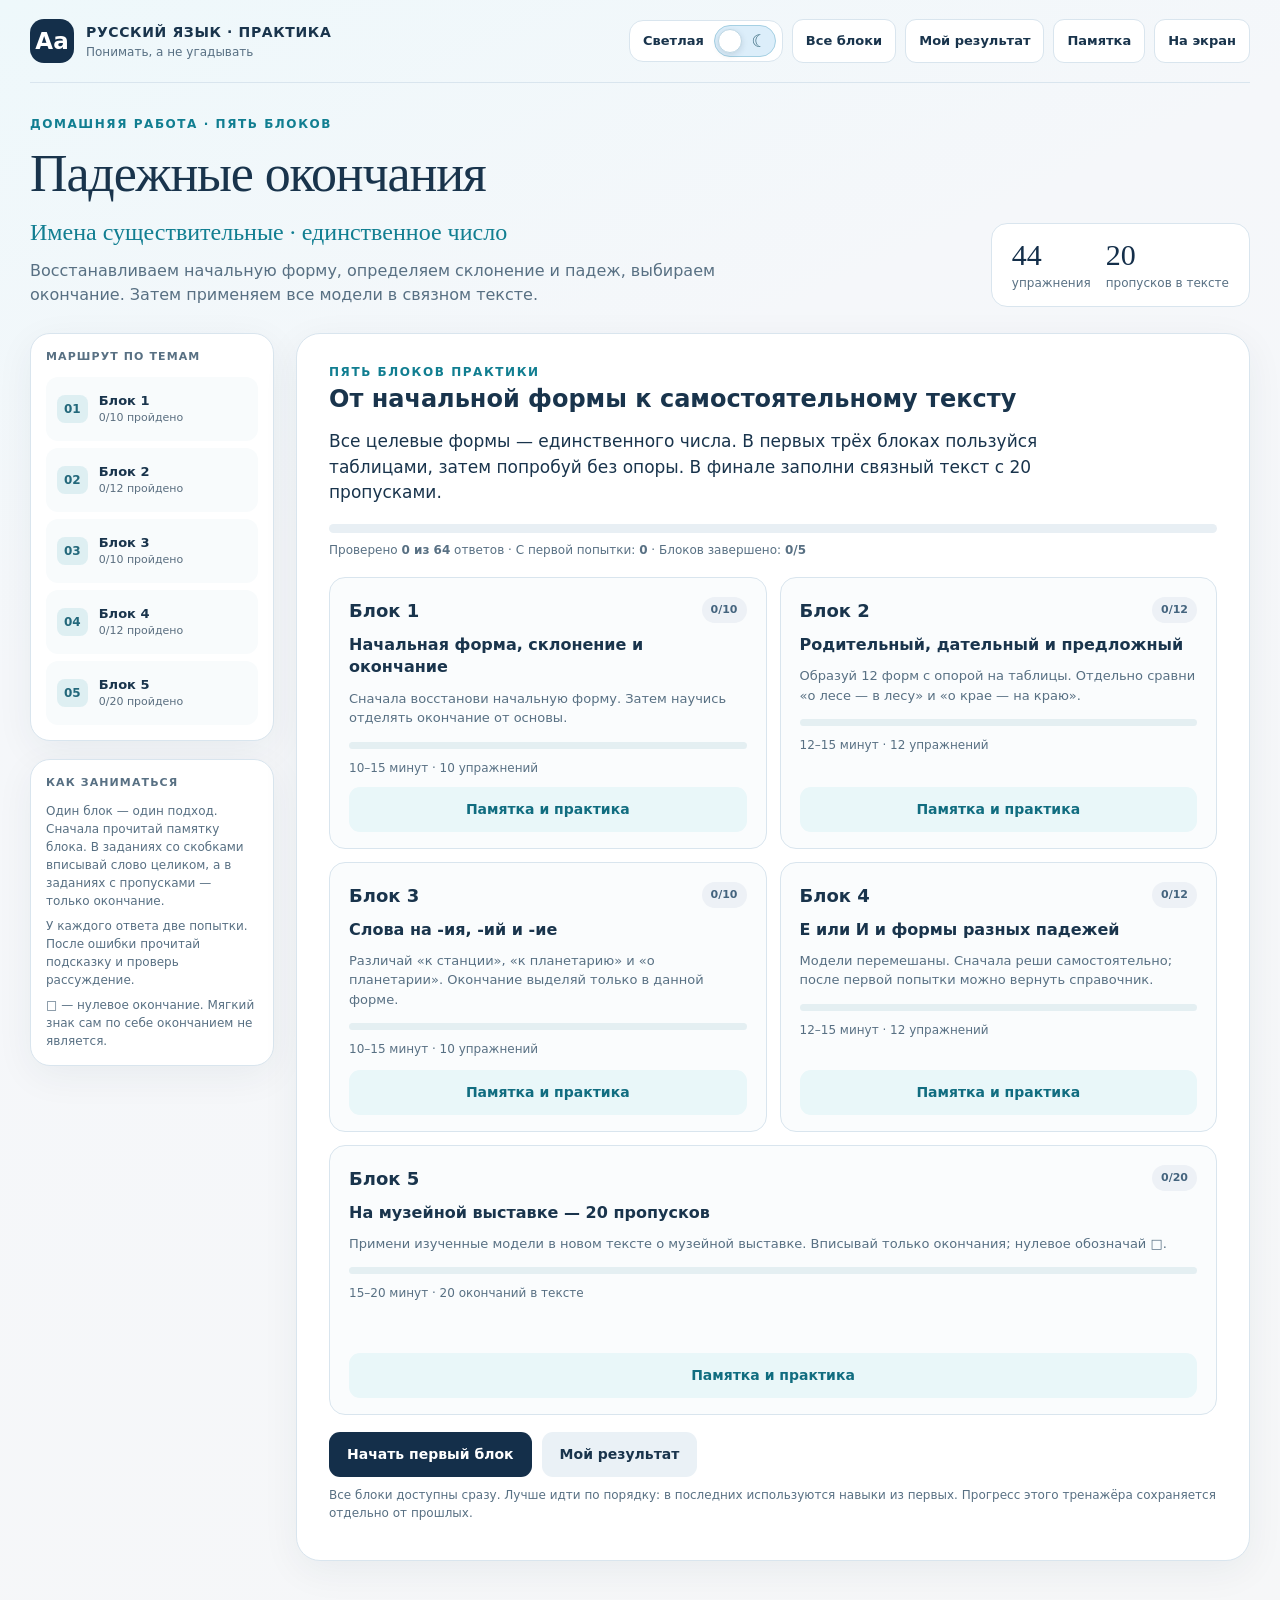
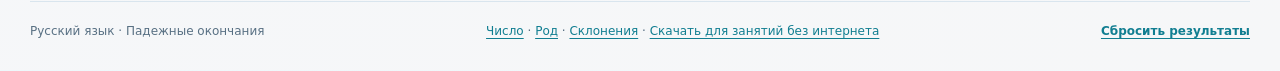
<file: russian-noun-endings-singular/index.html>
<!doctype html>
<html lang="ru">
<head>
<meta charset="utf-8">
<meta name="viewport" content="width=device-width, initial-scale=1">
<meta name="theme-color" content="#142f4a">
<meta name="description" content="Практика падежных окончаний существительных в единственном числе: пять тематических блоков, 44 упражнения и итоговый текст с 20 пропусками. Таблицы, две попытки, ввод форм, разборы и отчёт.">
<title>Падежные окончания — единственное число</title>
<script>try{if(localStorage.getItem("noun-endings-singular-theme-v1")==="dark")document.documentElement.dataset.theme="dark"}catch(e){}</script>
<style>
:root{--page:#f4f7fa;--paper:#fff;--ink:#19344c;--muted:#587083;--accent:#117e91;--accentlight:#e6f6f8;--edge:#d9e5ee;--navy:#142f4a;--red:#a62f37;--redbg:#fff0f0;--green:#116347;--greenbg:#e9f8ef;--sand:#fff5e4;--shadow:0 10px 38px rgba(20,47,74,.06)}
*{box-sizing:border-box}html{scroll-behavior:smooth}body{font-family:system-ui,-apple-system,"Segoe UI",Roboto,Arial,sans-serif;background:linear-gradient(155deg,#eef8fb 0,#f5f7fa 30%,#f6f7f8 100%);color:var(--ink);margin:0;line-height:1.5}button,input{font:inherit}button{cursor:pointer}button:disabled{cursor:default;opacity:.62}button:focus-visible,input:focus-visible{outline:3px solid #cf982f;outline-offset:3px}.wrap{max-width:1330px;padding:0 30px;margin:0 auto}.top{height:auto;min-height:83px;display:flex;align-items:center;justify-content:space-between;gap:14px;border-bottom:1px solid var(--edge)}.brand{display:flex;align-items:center;gap:12px}.logo{width:44px;height:44px;flex:0 0 44px;background:var(--navy);color:white;border-radius:14px;display:grid;place-items:center;font-size:23px;font-weight:800}.bname{font-size:14px;font-weight:850;letter-spacing:.045em}.bsub{font-size:12px;color:var(--muted)}.header-tools{display:flex;align-items:center;flex-wrap:wrap;gap:9px}.ghost{background:white;border:1px solid var(--edge);border-radius:11px;padding:9px 13px;color:var(--ink);font-size:13px;font-weight:700;min-height:41px}.ghost:hover{background:#eef8fb}.hero{display:flex;justify-content:space-between;align-items:end;gap:20px;padding:32px 0 26px}.eyebrow{font-size:12px;letter-spacing:.13em;text-transform:uppercase;color:var(--accent);font-weight:850}.hero h1{font-family:Georgia,'Times New Roman',serif;font-size:clamp(32px,4.5vw,53px);line-height:1.12;font-weight:500;letter-spacing:-.022em;margin:12px 0 11px}.hero p{font-size:16px;color:var(--muted);margin:0;max-width:720px}.hero-tally{display:grid;grid-template-columns:auto auto;gap:3px 15px;background:white;border:1px solid var(--edge);border-radius:16px;padding:14px 20px;white-space:nowrap}.big{font-family:Georgia,serif;font-size:30px;color:var(--navy);line-height:1.1}.small{font-size:12px;color:var(--muted)}.layout{display:grid;grid-template-columns:244px minmax(0,1fr);align-items:start;gap:22px}.sidebar{display:flex;flex-direction:column;gap:18px}.sideblock{background:#fff;border:1px solid var(--edge);border-radius:20px;padding:15px;box-shadow:var(--shadow)}.side-title{font-size:11px;text-transform:uppercase;color:var(--muted);letter-spacing:.1em;font-weight:850;margin:0 0 11px}.daynav{display:grid;gap:7px}.daylink{width:100%;display:flex;align-items:center;gap:11px;text-align:left;background:#f8fbfc;border:1px solid transparent;border-radius:12px;padding:11px 10px;color:var(--ink)}.daylink:hover{background:#eaf5f7}.daylink.active{background:var(--navy);color:#fff}.daynum{border-radius:8px;background:#deeff2;padding:5px 7px;font-size:12px;font-weight:850;color:#23687b}.daylink.active .daynum{background:#345977;color:#fff}.daycopy{flex:1;min-width:0}.daycopy strong{font-size:13px;display:block}.daycopy span{display:block;font-size:11px;opacity:.7}.daylink .tick{font-size:11px;opacity:.8}.mini-progress{height:7px;background:#e4eff2;border-radius:8px;overflow:hidden;margin-top:4px}.mini-fill{height:100%;background:var(--accent);transition:width .2s}.small-note{font-size:12px;color:var(--muted);margin:7px 0 0}.content{min-width:0}.panel{background:white;border:1px solid var(--edge);box-shadow:var(--shadow);border-radius:24px;padding:29px 32px;margin-bottom:22px}.panel h2{font-size:24px;margin:0 0 12px}.panel p{margin:9px 0;color:var(--muted)}.intro-lead{font-size:17px!important;color:var(--ink)!important;max-width:800px}.overall{background:#e8eff4;border-radius:99px;overflow:hidden;height:9px;margin:18px 0 8px}.overall > div{height:100%;background:var(--accent);transition:width .22s}.day-grid{display:grid;grid-template-columns:repeat(2,minmax(0,1fr));gap:13px;margin-top:18px}.day-card{padding:19px 19px 16px;border:1px solid var(--edge);border-radius:16px;background:#fafcfd;display:flex;flex-direction:column;gap:10px;min-height:204px}.day-card p{font-size:13px;margin:0;color:var(--muted)}.day-card-head{display:flex;justify-content:space-between;align-items:start;gap:8px}.day-card h3{font-size:18px;margin:0}.chip{display:inline-flex;align-items:center;gap:5px;font-weight:800;font-size:11px;padding:5px 9px;background:var(--accentlight);color:#0b7285;border-radius:99px;white-space:nowrap}.chip.soft{background:#edf1f6;color:#44647e}.chip.warm{background:var(--sand);color:#936720}.wide{width:100%}.btn{border:0;border-radius:11px;background:#eaf1f6;color:var(--ink);font-size:14px;padding:11px 18px;min-height:45px;font-weight:800}.btn.primary{background:var(--navy);color:white}.btn.primary:hover{background:#245577}.btn:hover:not(:disabled){filter:brightness(.97)}.btn.light{background:#e9f7f9;color:#116d80}.actions{display:flex;gap:10px;flex-wrap:wrap;margin:17px 0 0}.day-icon{font-size:26px}.day-top{display:flex;justify-content:space-between;align-items:center;flex-wrap:wrap;gap:10px}.day-title{font-family:Georgia,serif;font-size:37px!important;font-weight:500;margin:5px 0 0!important}.day-path{font-size:14px;color:var(--muted)}.tasks{display:grid;grid-template-columns:repeat(10,minmax(0,1fr));gap:7px;margin:17px 0 0}.task{border:1px solid #cedee6;border-radius:9px;background:#f6fafb;min-width:0;height:40px;font-size:12px;font-weight:800}.task.completed-first{background:#e7f5eb;border-color:#a7ccb5;color:#14603d}.task.completed-second{background:#fff3d8;border-color:#e8cb83;color:#7e631e}.task.completed-revealed{background:#f9e7df;border-color:#e1ab99;color:#834637}.task.current{outline:3px solid var(--accent);outline-offset:2px}.qtop{display:flex;justify-content:space-between;align-items:center;gap:8px;margin-bottom:19px;flex-wrap:wrap}.qmeta{color:var(--muted);font-size:12px;font-weight:700}.qtitle{font-size:25px;line-height:1.33;letter-spacing:-.014em;margin:0 0 18px;font-weight:800}.quote{background:#f3f8fb;padding:25px 20px;border-radius:15px;text-align:center;font-family:Georgia,serif;font-size:clamp(22px,3vw,34px);line-height:1.4;overflow-wrap:anywhere;margin-bottom:20px}.quote mark{background:#d2edf0;color:#0f5260;border-radius:5px;padding:0 .08em;box-decoration-break:clone}.attemptline{display:flex;justify-content:space-between;gap:9px;color:var(--muted);font-size:12px;margin:0 0 12px}.answers{display:grid;grid-template-columns:repeat(2,minmax(0,1fr));gap:11px}.answer{border:1.5px solid var(--edge);border-radius:12px;text-align:left;padding:13px 14px;min-height:72px;background:#fff;color:var(--ink);font-size:15px;font-weight:650;display:flex;align-items:center;gap:12px}.answer:hover:not(:disabled){background:#f3fafc;border-color:#80b8c3}.answer .letter{flex:0 0 29px;height:29px;border:1px solid #d1e0e8;display:grid;place-items:center;border-radius:8px;color:#557181;font-size:12px}.answer.wrong{background:var(--redbg);border-color:#d77c83;color:var(--red)}.answer.correct{background:var(--greenbg);border-color:#7bb899;color:var(--green)}.answer.wrong .letter,.answer.correct .letter{border-color:currentColor;color:inherit}.answer:disabled{opacity:1}.feedback{border-radius:15px;padding:18px 20px;margin:20px 0 0}.feedback.try{background:#fff6e8;border:1px solid #eed4a2}.feedback.good{background:#edf8f0;border:1px solid #bcdcc8}.feedback.reveal{background:#f7f3ea;border:1px solid #e7d8b8}.feedback h3{margin:0 0 7px;font-size:17px}.feedback p{color:var(--ink);font-size:14px;line-height:1.6;margin:8px 0}.chain{background:#fff;border-radius:11px;padding:11px 12px;margin:12px 0 0;font-size:14px;font-weight:750;color:#216879}.qfoot{border-top:1px solid var(--edge);padding-top:18px;margin-top:22px;display:flex;justify-content:space-between;gap:10px;align-items:center}.muted{color:var(--muted)}.small-label{font-size:12px;color:var(--muted)}.result-numbers{display:grid;grid-template-columns:repeat(3,minmax(0,1fr));gap:10px;margin:22px 0}.resstat{background:#f2f7f9;border:1px solid var(--edge);border-radius:14px;padding:16px}.resstat strong{font:normal 33px Georgia,serif;display:block}.resstat span{font-size:12px;color:var(--muted)}.result-lines{display:grid;gap:7px}.result-line{display:grid;grid-template-columns:200px 1fr 80px;gap:8px;align-items:center;padding:10px 0;border-bottom:1px solid var(--edge);font-size:14px}.result-line .pbar{height:8px;background:#e7edf1;border-radius:8px;overflow:hidden}.result-line .pbar span{display:block;height:100%;background:var(--accent)}.textinput{display:block;border:1px solid #cbdde5;border-radius:10px;max-width:360px;width:100%;padding:10px 13px;min-height:45px;margin:7px 0 15px}.reporttxt{display:block;width:100%;min-height:240px;max-height:480px;padding:14px;border:1px solid #cddde4;border-radius:13px;font:13px/1.6 ui-monospace,SFMono-Regular,Consolas,monospace;color:var(--ink);background:#fbfcfd;resize:vertical;white-space:pre-wrap}.warning{font-size:12px;padding:10px 13px;background:#f8f4e7;border-radius:10px;color:#756222;margin:15px 0}.footer{display:flex;justify-content:space-between;flex-wrap:wrap;gap:10px;border-top:1px solid var(--edge);padding:20px 0 30px;margin-top:18px;font-size:12px;color:var(--muted)}.linkbtn{border:0;background:transparent;color:var(--accent);text-decoration:underline;text-underline-offset:3px;padding:0;font-weight:750}dialog{border:1px solid var(--edge);width:min(760px,calc(100% - 28px));max-height:88dvh;overflow:auto;border-radius:20px;padding:28px;color:var(--ink);box-shadow:0 30px 80px #10263b55}dialog::backdrop{background:#132e44bb;backdrop-filter:blur(3px)}.dlg-head{display:flex;justify-content:space-between;align-items:start;gap:12px}.dlg-head h2{font:normal 31px Georgia,serif;margin:0 0 15px}.close{border:0;background:#eaf2f7;border-radius:9px;width:34px;height:34px;font-size:22px}.rule{padding:16px 0;border-top:1px solid var(--edge)}.rule h3{margin:0 0 6px;font-size:17px}.rule p{margin:5px 0;font-size:14px;line-height:1.65}.mini-table{width:100%;border-collapse:collapse;font-size:13px;margin:10px 0}.mini-table td,.mini-table th{border-bottom:1px solid var(--edge);padding:9px;text-align:left;vertical-align:top}.mini-table th{background:#f3f8fa}.helpnote{border-radius:11px;padding:11px 14px;background:#eaf6f8;font-size:14px}.sr{position:absolute!important;width:1px;height:1px;overflow:hidden;clip:rect(0 0 0 0);white-space:nowrap}.fullscreen .layout{grid-template-columns:minmax(0,1fr)}.fullscreen .sidebar,.fullscreen .hero,.fullscreen .footer{display:none}.fullscreen .content{max-width:1050px;margin:20px auto 0;width:100%}.fullscreen .qtitle{font-size:32px}.fullscreen .quote{font-size:39px}.fullscreen .answer{font-size:20px;min-height:82px}.hide{display:none!important}
@media(max-width:1000px){.wrap{padding:0 19px}.layout{grid-template-columns:205px minmax(0,1fr);gap:14px}.panel{padding:23px}.day-grid{grid-template-columns:1fr}.answers{grid-template-columns:1fr}.tasks{grid-template-columns:repeat(8,minmax(0,1fr))}}
@media(max-width:750px){.wrap{padding:0 14px}.top{padding:13px 0;min-height:73px;flex-wrap:wrap}.logo{height:37px;width:37px;flex-basis:37px;font-size:20px}.bname{font-size:12px}.bsub{font-size:10px}.header-tools{gap:5px}.ghost{font-size:12px;padding:9px}.hero{display:block;padding:23px 0 17px}.hero p{font-size:14px}.hero-tally{display:inline-grid;margin-top:16px}.layout{display:flex;flex-direction:column}.sidebar{width:100%}.sideblock{padding:9px 11px}.side-title{display:none}.daynav{grid-template-columns:repeat(5,minmax(0,1fr));gap:4px}.daylink{padding:9px 2px;min-width:0;flex-direction:column;gap:4px;text-align:center}.daycopy strong{font-size:11px}.daycopy span,.daynum,.daylink .tick{display:none}.sidebar .sideblock:nth-child(2){display:none}.content{width:100%}.panel{padding:22px 17px;border-radius:19px}.panel h2{font-size:22px}.day-title{font-size:30px!important}.qtitle{font-size:23px}.quote{font-size:25px;padding:20px 12px}.tasks{grid-template-columns:repeat(7,minmax(0,1fr))}.answer{min-height:65px}.qfoot{gap:8px}.btn{padding:10px 12px}.result-line{grid-template-columns:125px 1fr 48px;font-size:12px}.fullscreen .quote{font-size:29px}.fullscreen .qtitle{font-size:25px}.fullscreen .answer{font-size:17px;min-height:67px}}
@media(max-width:390px){.daycopy strong{font-size:10px}.tasks{grid-template-columns:repeat(6,minmax(0,1fr))}.day-grid{gap:10px}.panel{padding:19px 13px}.qtitle{font-size:21px}.quote{font-size:23px}.qtop{margin-bottom:13px}.resstat{padding:11px 8px}.resstat strong{font-size:25px}.resstat span{font-size:10px}}
@media print{body{background:#fff}.top,.sidebar,.hero,.footer,.actions,.btn,.linkbtn{display:none!important}.layout{display:block}.panel{border:0;box-shadow:none}.reporttxt{height:auto;max-height:none}.wrap{max-width:100%}}
@media(prefers-reduced-motion:reduce){*{scroll-behavior:auto!important;transition:none!important}}
/* Точечные улучшения чтения без изменения привычного интерфейса */
.hero h1{max-width:820px}.quote mark{font-weight:700}.chain{overflow-wrap:anywhere}
@media(max-width:390px){.hero h1{font-size:31px}.daynav{gap:3px}}
</style><style>/* Theme switch: desktop, mobile, keyboard and reduced-motion. */
.theme-switcher{display:inline-flex;align-items:center;gap:10px;cursor:pointer;user-select:none;min-height:42px;padding:4px 6px 4px 12px;border:1px solid var(--edge);border-radius:14px;background:var(--paper);color:var(--ink);font-weight:750;font-size:13px;transition:background .18s,border-color .18s}
.theme-switcher:hover{border-color:#5cabb9}
.theme-name{white-space:nowrap;min-width:62px;text-align:right}
.theme-switcher input{position:absolute;width:1px;height:1px;opacity:0;pointer-events:none}
.theme-track{position:relative;display:flex;align-items:center;justify-content:space-between;width:62px;height:32px;border-radius:99px;padding:0 8px;background:#dceefa;border:1px solid #a5d0e3;color:#36677b;font-size:17px;line-height:1;transition:background .2s}
.theme-thumb{position:absolute;left:3px;top:3px;width:24px;height:24px;border-radius:50%;background:white;border:1px solid #bed7e4;box-shadow:0 2px 6px #142f4a22;transition:transform .2s}
.theme-switcher input:checked+.theme-track{background:#264b67;border-color:#4f89a7;color:#bce9fa}
.theme-switcher input:checked+.theme-track .theme-thumb{transform:translateX(30px);background:#dcecf6;border-color:#98c1d6}
.theme-switcher input:focus-visible+.theme-track{outline:3px solid #e5ab39;outline-offset:3px}
html[data-theme="dark"]{color-scheme:dark;--page:#101b29;--paper:#17293b;--ink:#ebf4ff;--muted:#b3c7d7;--accent:#70d9e4;--accentlight:#214651;--edge:#365165;--navy:#255470;--red:#ffb5bc;--redbg:#492c37;--green:#b0eed0;--greenbg:#204536;--sand:#4b412d;--shadow:0 12px 38px rgba(0,0,0,.22)}
html[data-theme="dark"] body{background:linear-gradient(145deg,#0f1c2b 0%,#132437 53%,#101f30 100%)}
html[data-theme="dark"] .theme-switcher{background:#1e3649;border-color:#41667b}
html[data-theme="dark"] .top{border-color:var(--edge)}
html[data-theme="dark"] .logo{background:#326a83;color:#fff}
html[data-theme="dark"] .ghost{background:#20394d;color:var(--ink);border-color:#46667b}
html[data-theme="dark"] .ghost:hover{background:#2a5065}
html[data-theme="dark"] .hero-tally,html[data-theme="dark"] .sideblock,html[data-theme="dark"] .panel{background:#182b3e;border-color:var(--edge)}
html[data-theme="dark"] .big{color:#eef8ff}
html[data-theme="dark"] .daylink{background:#203749;color:var(--ink);border-color:#304c5f}
html[data-theme="dark"] .daylink:hover{background:#2a4c61}
html[data-theme="dark"] .daylink.active{background:#33758c;color:#fff;border-color:#76bed0}
html[data-theme="dark"] .daynum{background:#2e5d70;color:#dcf6ff}
html[data-theme="dark"] .daylink.active .daynum{background:#1c4459;color:#fff}
html[data-theme="dark"] .mini-progress,html[data-theme="dark"] .overall,html[data-theme="dark"] .result-line .pbar{background:#294253}
html[data-theme="dark"] .day-card{background:#1c3245;border-color:#3c5b6d}
html[data-theme="dark"] .chip{background:#255264;color:#b8f4fa}
html[data-theme="dark"] .chip.soft{background:#293d52;color:#d2e2f3}
html[data-theme="dark"] .chip.warm{background:#50432f;color:#ffe0a0}
html[data-theme="dark"] .btn{background:#2c485e;color:#f0f8ff}
html[data-theme="dark"] .btn.primary{background:#4088a0;color:#fff}
html[data-theme="dark"] .btn.primary:hover{background:#4a9ab4}
html[data-theme="dark"] .btn.light{background:#285466;color:#c2f3fa}
html[data-theme="dark"] .task{background:#223a4d;border-color:#46687c;color:#e8f5ff}
html[data-theme="dark"] .task.completed-first{background:#1e493c;border-color:#42896c;color:#b5f2d1}
html[data-theme="dark"] .task.completed-second{background:#57462c;border-color:#a88e51;color:#ffe2a5}
html[data-theme="dark"] .task.completed-revealed{background:#50372f;border-color:#a47462;color:#ffd1bc}
html[data-theme="dark"] .quote{background:#223b4e;color:var(--ink)}
html[data-theme="dark"] .quote mark{background:#32697a;color:#f0feff}
html[data-theme="dark"] .answer{background:#1d3447;border-color:#496579;color:var(--ink)}
html[data-theme="dark"] .answer:hover:not(:disabled){background:#2c4d61;border-color:#77c4d0}
html[data-theme="dark"] .answer .letter{color:#c9dce8;border-color:#5b7a90}
html[data-theme="dark"] .answer.wrong{background:#4c2e38;border-color:#b66b77;color:#ffc8ce}
html[data-theme="dark"] .answer.correct{background:#224b3b;border-color:#65a789;color:#c6f5da}
html[data-theme="dark"] .feedback.try{background:#443a2e;border-color:#806642}
html[data-theme="dark"] .feedback.good{background:#1e4036;border-color:#4c8c73}
html[data-theme="dark"] .feedback.reveal{background:#42372d;border-color:#806b4e}
html[data-theme="dark"] .feedback p{color:var(--ink)}
html[data-theme="dark"] .chain{background:#223b4b;color:#bceff4;border:1px solid #315e6d}
html[data-theme="dark"] .resstat{background:#21384b;border-color:var(--edge)}
html[data-theme="dark"] .textinput,html[data-theme="dark"] .reporttxt{background:#14283a;border-color:#456378;color:var(--ink)}
html[data-theme="dark"] .textinput::placeholder{color:#adc3d2}
html[data-theme="dark"] .warning{background:#413a2e;color:#ffe0a4}
html[data-theme="dark"] .linkbtn{color:#8ce7ee}
html[data-theme="dark"] dialog{background:#192c3f;color:var(--ink);border-color:#4b687d}
html[data-theme="dark"] dialog::backdrop{background:#06111bd9}
html[data-theme="dark"] .close{background:#2b475c;color:var(--ink)}
html[data-theme="dark"] .mini-table th{background:#294459;color:#e3f5ff}
html[data-theme="dark"] .mini-table td,html[data-theme="dark"] .mini-table th{border-color:#3e5a6d}
html[data-theme="dark"] .helpnote{background:#264653;color:#edf8ff}
html[data-theme="dark"] .rule{border-color:#375165}
@media(max-width:750px){.theme-switcher{padding:3px 5px 3px 8px;gap:6px}.theme-name{font-size:11px;min-width:53px}.theme-track{width:57px;height:30px}.theme-thumb{width:22px;height:22px}.theme-switcher input:checked+.theme-track .theme-thumb{transform:translateX(27px)}}
@media(prefers-reduced-motion:reduce){.theme-track,.theme-thumb,.theme-switcher{transition:none!important}}
</style><style>
.resume-note{margin:9px 0 0!important;font-size:13px!important;color:var(--muted)!important;line-height:1.4}.resume-note strong{color:var(--ink)}
.tasks-legend{display:flex;align-items:center;flex-wrap:wrap;gap:8px 15px;margin-top:14px;font-size:12px;color:var(--muted)}
.tasks-legend b{display:inline-flex;align-items:center;justify-content:center;min-width:18px;font-size:14px;color:var(--accent)}
.task{position:relative;display:flex;align-items:center;justify-content:center;gap:4px;height:auto;min-height:46px;padding:6px 2px}
.task-number{font-weight:850;font-variant-numeric:tabular-nums}.task-symbol{font-size:13px;color:var(--muted);line-height:1}
.task.completed-first .task-symbol{color:var(--green)}
.task.completed-second .task-symbol{color:#9a7315}
.task.completed-revealed .task-symbol{color:var(--red);font-weight:900}
.task.is-last{box-shadow:inset 0 0 0 2px var(--accent)}
.task[data-tip]:hover::after,.task[data-tip]:focus-visible::after{content:attr(data-tip);position:absolute;z-index:20;bottom:calc(100% + 9px);left:50%;transform:translateX(-50%);width:max-content;max-width:min(310px,82vw);white-space:normal;background:var(--ink);color:var(--paper);font-size:12px;font-weight:600;line-height:1.4;border-radius:9px;padding:9px 11px;box-shadow:0 8px 18px #0003;pointer-events:none}
.question-route{display:flex;align-items:center;justify-content:space-between;gap:12px;margin:-3px 0 13px;font-size:13px;color:var(--muted)}
.question-day-link{background:none;border:0;padding:7px 0;color:var(--accent);font-weight:800;text-decoration:underline;text-underline-offset:3px;cursor:pointer;min-height:38px}
.question-day-link:focus-visible{outline:3px solid #cf982f;outline-offset:3px;border-radius:4px}
.question-progress{height:7px;background:#e4eef3;border-radius:100px;overflow:hidden;margin:0 0 4px}
.question-progress span{display:block;height:100%;border-radius:100px;background:var(--accent);transition:width .2s ease}
.question-progress-label{font-size:12px!important;text-align:right;color:var(--muted)!important;margin:0 0 19px!important}
.mobile-day-btn{display:none}
html[data-theme="dark"] .question-progress{background:#294253}
html[data-theme="dark"] .task.completed-second .task-symbol{color:#ffe2a5}
@media(max-width:750px){
.question-route{font-size:12px;margin:0 0 8px}.question-route .question-day-link{min-height:44px}
.question-progress-label{margin:2px 0 14px!important}
.qfoot{position:sticky;bottom:0;z-index:7;background:var(--paper);margin:22px -17px -22px;padding:13px 17px calc(13px + env(safe-area-inset-bottom));border-top:1px solid var(--edge);box-shadow:0 -9px 22px rgba(15,37,55,.08)}
.qfoot .btn{flex:1;min-width:0;padding:10px 6px;min-height:46px;font-size:13px}
.mobile-day-btn{display:inline-flex;justify-content:center;align-items:center}
.task{min-height:48px;font-size:13px}.task-symbol{font-size:12px}
.tasks-legend{gap:9px;font-size:11px}
.task[data-tip]:hover::after,.task[data-tip]:focus-visible::after{display:none}
}
@media(max-width:390px){.qfoot{margin-left:-13px;margin-right:-13px;margin-bottom:-19px;padding-left:13px;padding-right:13px}.qfoot .btn{font-size:12px;padding:9px 4px}}
@media(prefers-reduced-motion:reduce){.question-progress span{transition:none}}

/* Hide keyboard-only instructions on touch-sized screens and keep breathing room below sticky controls. */
@media(max-width:750px){
  .qfoot + .small-note{display:none!important}
  .qfoot{margin-bottom:-10px;padding-bottom:calc(16px + env(safe-area-inset-bottom))}
}

</style><style>
.day-theme{font-size:16px;margin:0;font-weight:750;line-height:1.4}
.day-card{min-height:270px}.day-card .btn{margin-top:auto}
.day-grid .day-card:last-child{grid-column:1/-1}
.repeat-note{font-size:13px!important;line-height:1.6!important}
.daily-counts{display:flex;gap:8px;flex-wrap:wrap;margin:15px 0}
.daily-theory{border:1px solid var(--edge);border-radius:15px;background:var(--paper);margin:20px 0;padding:15px 18px}
.daily-theory summary{cursor:pointer;font-weight:800;color:var(--accent);min-height:30px}
.daily-theory p,.theory-body p{font-size:14px;line-height:1.75;color:var(--ink)}
.daily-theory summary:focus-visible{outline:3px solid #cf982f;outline-offset:4px;border-radius:5px}
.daily-theory b,.theory-body b{font-weight:800}
.table-scroll{overflow-x:auto}.mini-table{color:var(--ink)}
.mini-table td,.mini-table th{min-width:85px}
.ending{border:1.5px solid var(--accent);border-radius:3px;padding:0 .06em;margin-left:.02em}
.question-route{display:flex;justify-content:space-between;align-items:center;gap:12px;flex-wrap:wrap}
.question-route .linkbtn{font-size:13px;min-height:34px}
.qtop+.overall{margin:0 0 20px;height:7px}
.report-heading{margin-top:28px}
.print-only{display:none}
.footer a{color:var(--accent);text-underline-offset:3px}
.top .ghost{min-height:44px}
.daylink{min-height:64px}
.task{height:52px}
.answer{min-height:78px}
.answer span:last-child{overflow-wrap:anywhere}
.table-scroll:focus-visible{outline:3px solid #cf982f}
[data-theme=dark] .daily-theory{background:var(--paper)}
[data-theme=dark] .day-theme{color:var(--ink)}
@media(max-width:750px){
 .day-card{min-height:0}.daynav{grid-template-columns:repeat(5,minmax(0,1fr))}
 .daycopy strong{font-size:12px}.daylink{min-height:48px}
 .daily-theory{padding:13px}.mini-table{font-size:12px}
 .tasks{grid-template-columns:repeat(5,minmax(0,1fr))}
 .day-grid .day-card:last-child{grid-column:auto}
 .qfoot{flex-wrap:wrap}.qfoot .btn{min-height:44px}.question-route{margin-bottom:12px}
 .question-route .linkbtn{font-size:12px}.hero-tally{padding:13px 18px}
 .footer{gap:14px}.header-tools{width:100%;justify-content:space-between}
}
@media print{
 #app>.panel>*{display:none!important}
 #app .print-only{display:block!important;white-space:pre-wrap;overflow-wrap:anywhere;font:11pt/1.45 Arial,sans-serif;color:#000}
 #storage-warning{display:none!important}
}
</style>
<style>
.hero h1{font-size:clamp(33px,4.5vw,52px)}
.hero-subtitle{font-family:Georgia,serif;font-size:24px;color:var(--accent);margin:9px 0}
.entry-form{margin:17px 0}.entry-form>label{display:block;font-weight:800;font-size:14px;margin-bottom:9px}
.entry-row{display:flex;align-items:center;gap:10px;flex-wrap:wrap}
.entry-input{font:600 24px/1.3 Georgia,serif;flex:1;min-width:100px;width:250px;max-width:380px;border:1.5px solid var(--edge);background:var(--paper);color:var(--ink);border-radius:12px;padding:12px 15px;min-height:55px}
.entry-input:disabled{opacity:1}
.entry-input.is-wrong,.gap-input.is-wrong{background:var(--redbg);border-color:var(--red);color:var(--red)}
.entry-input.is-correct,.gap-input.is-correct{background:var(--greenbg);border-color:var(--green);color:var(--green)}
.entry-input.is-revealed,.gap-input.is-revealed{background:var(--sand);border-color:#a98239;color:var(--ink)}
.solution-word{font:500 30px/1.6 Georgia,serif;margin:9px 0;color:var(--ink)}
.zero-ending{font-family:Arial,sans-serif;color:var(--accent);margin-left:2px}
.ending{white-space:nowrap}
.table-scroll{max-width:100%;overflow-x:auto}
.table-scroll .mini-table{min-width:480px}
.rule summary{cursor:pointer;font-size:17px;font-weight:800;min-height:40px;line-height:1.5;padding:4px 0}
.rule summary:focus-visible{outline:3px solid #cf982f;outline-offset:3px}
.rule p,.daily-theory p{line-height:1.75}
.tasks{grid-template-columns:repeat(6,minmax(0,1fr))}
.cloze-text{font:400 23px/2.45 Georgia,'Times New Roman',serif;background:var(--paper);border:1px solid var(--edge);border-radius:18px;padding:21px 24px;margin:22px 0;color:var(--ink)}
.cloze-word{display:inline-flex;align-items:baseline;white-space:nowrap}
.gap{display:inline-flex;align-items:baseline}
.gap-input{box-sizing:border-box;font:600 20px/1.4 Georgia,serif;width:3.1em;min-width:3.1em;height:37px;text-align:center;padding:1px 3px;margin:0 1px 0 2px;border:1.5px solid #9abcca;border-radius:6px;color:var(--ink);background:var(--paper)}
.gap-input:focus-visible{outline:3px solid #cf982f;outline-offset:2px}
.gap-no{font:700 10px/1 Arial,sans-serif;align-self:flex-start;margin:4px 2px 0 1px;color:var(--muted)}
.dictation-toolbar{display:flex;gap:12px;align-items:center;flex-wrap:wrap}
.dictation-review{margin-top:28px}.dictation-review .feedback{margin:12px 0}.dictation-review h4{margin:0 0 8px}
.slot-review{border:1px solid var(--edge);padding:12px 15px;border-radius:12px;margin:8px 0;background:var(--paper)}
.slot-review summary{cursor:pointer;line-height:2;font-size:17px}
.slot-review .solution-word{font-size:25px}
.slot-badge{display:inline-block;border-radius:6px;background:var(--accentlight);color:var(--accent);font:bold 12px/1 Arial,sans-serif;padding:6px;margin-right:9px}
.slot-review p{font-size:14px}
.small-note,.small-label{overflow-wrap:anywhere}
.reporttxt{min-height:320px}
[data-theme=dark] .cloze-text,[data-theme=dark] .entry-input,[data-theme=dark] .slot-review{background:var(--paper)}
[data-theme=dark] .entry-input.is-wrong,[data-theme=dark] .gap-input.is-wrong{background:var(--redbg)}
[data-theme=dark] .entry-input.is-correct,[data-theme=dark] .gap-input.is-correct{background:var(--greenbg)}
[data-theme=dark] .entry-input.is-revealed,[data-theme=dark] .gap-input.is-revealed{background:var(--sand)}
@media(max-width:750px){
 .tasks{grid-template-columns:repeat(5,minmax(0,1fr))}
 .cloze-text{font-size:20px;line-height:2.55;padding:17px 13px}
 .gap-input{font-size:19px;height:34px;width:2.65em;min-width:2.65em}
 .entry-input{font-size:23px;width:170px}.entry-row .btn{padding:12px 14px}
 .hero-subtitle{font-size:22px}.hero-tally{margin-top:14px}
 .solution-word{font-size:28px}.slot-review{padding:10px}
 .slot-review .small-label{display:block;margin-left:35px}
}
</style></head>
<body><div class="wrap"><header class="top"><div class="brand"><div class="logo" aria-hidden="true">Аа</div><div><div class="bname">РУССКИЙ ЯЗЫК · ПРАКТИКА</div><div class="bsub">Понимать, а не угадывать</div></div></div><div class="header-tools"><label class="theme-switcher" for="theme-switch"><span id="theme-name" class="theme-name">Светлая</span><input id="theme-switch" type="checkbox" role="switch" aria-checked="false" aria-label="Светлая тема включена"><span class="theme-track" aria-hidden="true"><span>☀</span><span>☾</span><span class="theme-thumb"></span></span></label><button class="ghost" id="home-button" type="button">Все блоки</button><button class="ghost" id="report-button" type="button">Мой результат</button><button class="ghost" id="help-button" type="button">Памятка</button><button class="ghost" id="full-button" type="button" aria-pressed="false">На экран</button></div></header>
<section class="hero"><div><div class="eyebrow">Домашняя работа · пять блоков</div><h1>Падежные окончания</h1><div class="hero-subtitle">Имена существительные · единственное число</div><p>Восстанавливаем начальную форму, определяем склонение и падеж, выбираем окончание. Затем применяем все модели в связном тексте.</p></div><div class="hero-tally"><span class="big">44</span><span class="big">20</span><span class="small">упражнения</span><span class="small">пропусков в тексте</span></div></section>
<div id="storage-warning" class="warning hide" role="status">Сохранение в этом браузере недоступно. До закрытия страницы сохрани отчёт в разделе «Мой результат».</div>
<main class="layout"><aside class="sidebar"><div class="sideblock"><p class="side-title">Маршрут по темам</p><nav class="daynav" id="daynav" aria-label="Тематические блоки"></nav></div><div class="sideblock"><p class="side-title">Как заниматься</p><p class="small-note">Один блок — один подход. Сначала прочитай памятку блока. В заданиях со скобками вписывай слово целиком, а в заданиях с пропусками — только окончание.</p><p class="small-note">У каждого ответа две попытки. После ошибки прочитай подсказку и проверь рассуждение.</p><p class="small-note">□ — нулевое окончание. Мягкий знак сам по себе окончанием не является.</p></div></aside><section id="app" class="content" aria-live="off"></section></main>
<footer class="footer"><span>Русский язык · Падежные окончания</span><span><a href="https://lordlis5631-max.github.io/-/russian-noun-number/" target="_blank" rel="noopener">Число</a> · <a href="https://lordlis5631-max.github.io/-/russian-noun-gender/" target="_blank" rel="noopener">Род</a> · <a href="https://lordlis5631-max.github.io/-/russian-noun-declension/" target="_blank" rel="noopener">Склонения</a> · <a href="./index.html" download="Падежные_окончания_тренажёр.html">Скачать для занятий без интернета</a></span><span><button type="button" class="linkbtn" id="reset-button">Сбросить результаты</button></span></footer>
</div>
<div id="announcement" class="sr" aria-live="polite" aria-atomic="true"></div>
<dialog id="help-dialog" aria-labelledby="help-heading"><div class="dlg-head"><h2 id="help-heading">Таблицы и алгоритм</h2><button type="button" class="close" data-close="help-dialog" aria-label="Закрыть справочник">×</button></div><div id="help-body"></div></dialog>
<dialog id="reset-dialog" aria-labelledby="reset-heading"><div class="dlg-head"><h2 id="reset-heading">Сбросить результаты?</h2><button type="button" class="close" data-close="reset-dialog" aria-label="Закрыть">×</button></div><p>Будут удалены ответы, черновики и повторные попытки только в этом тренажёре на этом устройстве. Сначала сохрани отчёт, если он нужен.</p><div class="actions"><button type="button" class="btn primary" id="confirm-reset">Да, начать заново</button><button type="button" class="btn" data-close="reset-dialog">Отмена</button></div></dialog>
<noscript><p style="padding:30px">Для работы тренажёра требуется JavaScript. Включи его в браузере.</p></noscript>
<script>const DATA=[{"id": "q01", "day": "mon", "topic": "declension", "type": "choice", "phrase": "От тропинки.", "prompt": "Выбери начальную форму и склонение.", "options": ["Тропинки — 3-е склонение", "Тропинка — 2-е склонение", "Тропинка — 1-е склонение", "Тропа — 1-е склонение"], "answer": 2, "wrong": {"0": "«Тропинки» — форма после предлога «от». Начальная форма должна отвечать на вопрос «что?» и называть один предмет.", "1": "Начальная форма верная. Проверь её род и окончание: моя тропинка, окончание -а.", "3": "«Тропа» — родственное, но другое слово. Нужно восстановить начальную форму именно слова «тропинки»."}, "hint": "Сначала восстанови начальную форму, затем проверь условие.", "explain": ["Начальная форма — тропинка. Это существительное женского рода с окончанием -а, поэтому оно относится к 1-му склонению."], "chain": "тропинки → тропинка → ж. р., -а → 1-е склонение", "targets": ["тропинки"], "form": "", "ending": "", "local": 1, "num": 1}, {"id": "q02", "day": "mon", "topic": "declension", "type": "choice", "phrase": "С соседом.", "prompt": "Выбери начальную форму и склонение.", "options": ["Сосед — 2-е склонение", "Соседом — 2-е склонение", "Сосед — 1-е склонение", "Соседа — 1-е склонение"], "answer": 0, "wrong": {"1": "Склонение выбрано верно, но «соседом» — форма творительного падежа. Верни слово к вопросу «кто?».", "2": "Начальная форма верная. У слова мужской род и нулевое окончание.", "3": "«Соседа» — другая падежная форма. По её окончанию склонение определять нельзя."}, "hint": "Сначала восстанови начальную форму, затем проверь условие.", "explain": ["Соседом → сосед. Мужской род и нулевое окончание в начальной форме — 2-е склонение."], "chain": "соседом → сосед□ → м. р. → 2-е склонение", "targets": ["соседом"], "form": "", "ending": "", "local": 2, "num": 2}, {"id": "q03", "day": "mon", "topic": "declension", "type": "choice", "phrase": "У двери.", "prompt": "Выбери начальную форму и склонение.", "options": ["Двери — 1-е склонение", "Дверь — 2-е склонение", "Дверь — 1-е склонение", "Дверь — 3-е склонение"], "answer": 3, "wrong": {"0": "Восстанови именительный падеж единственного числа. «Двери» после «у» — не начальная форма.", "1": "Мягкий знак сам по себе склонение не определяет. Важно, что слово «дверь» женского рода.", "2": "У 1-го склонения в начальной форме окончания -а/-я. У слова «дверь» окончание нулевое."}, "hint": "Сначала восстанови начальную форму, затем проверь условие.", "explain": ["Начальная форма — дверь. Женский род и нулевое окончание — 3-е склонение. Мягкий знак не является окончанием."], "chain": "двери → дверь□ → ж. р. → 3-е склонение", "targets": ["двери"], "form": "", "ending": "", "local": 3, "num": 3}, {"id": "q04", "day": "mon", "topic": "declension", "type": "choice", "phrase": "К станции.", "prompt": "Выбери начальную форму и склонение.", "options": ["Станции — 3-е склонение", "Станция — 1-е склонение", "Станция — 3-е склонение", "Станция — 2-е склонение"], "answer": 1, "wrong": {"0": "Не определяй склонение по окончанию падежной формы. Начальная форма — «станция».", "2": "Существительные на -ия относятся к 1-му склонению. Проверь женский род и окончание -я.", "3": "У слова женский род и окончание -я в начальной форме. Это модель 1-го склонения."}, "hint": "Сначала восстанови начальную форму, затем проверь условие.", "explain": ["Станция — женский род, окончание -я: 1-е склонение. Конец начальной формы -ия требует особого внимания к отдельным падежным окончаниям."], "chain": "станции → станция → ж. р., -я → 1-е склонение", "targets": ["станции"], "form": "", "ending": "", "local": 4, "num": 4}, {"id": "q05", "day": "mon", "topic": "declension", "type": "choice", "phrase": "Из планетария.", "prompt": "Выбери начальную форму и склонение.", "options": ["Планетария — 1-е склонение", "Планетарий — 2-е склонение", "Планетарий — 1-е склонение", "Планетарий — 3-е склонение"], "answer": 1, "wrong": {"0": "В условии форма после «из». Её окончание -я нельзя принимать за окончание начальной формы.", "2": "Начальная форма верная. Это слово мужского рода с нулевым окончанием.", "3": "К 3-му склонению относятся существительные женского рода с нулевым окончанием. «Планетарий» — мужского рода."}, "hint": "Сначала восстанови начальную форму, затем проверь условие.", "explain": ["Начальная форма — планетарий. Мужской род, нулевое окончание: 2-е склонение. Планетарий — место, где показывают звёздное небо."], "chain": "планетария → планетарий□ → 2-е склонение", "targets": ["планетария"], "form": "", "ending": "", "local": 5, "num": 5}, {"id": "q06", "day": "mon", "topic": "declension", "type": "choice", "phrase": "Об упражнении.", "prompt": "Выбери начальную форму и склонение.", "options": ["Упражнении — 3-е склонение", "Упражнение — 1-е склонение", "Упражнение — 3-е склонение", "Упражнение — 2-е склонение"], "answer": 3, "wrong": {"0": "Это форма предложного падежа. Начни с именительного падежа единственного числа.", "1": "Упражнение — среднего рода, в начальной форме окончание -е.", "2": "Важны род и окончание начальной формы. У среднего рода с -е — 2-е склонение."}, "hint": "Сначала восстанови начальную форму, затем проверь условие.", "explain": ["Упражнении → упражнение. Средний род и окончание -е — 2-е склонение. На -ие заканчивается начальная форма, но её окончание — только -е."], "chain": "упражнении → упражнение → ср. р., -е → 2-е склонение", "targets": ["упражнении"], "form": "", "ending": "", "local": 6, "num": 6}, {"id": "q07", "day": "mon", "topic": "ending", "type": "choice", "phrase": "Я открыл тетрадь.", "prompt": "Какое окончание у выделенной формы?", "options": ["Нулевое окончание □", "-ь", "-дь", "-и"], "answer": 0, "wrong": {"1": "Мягкий знак входит в основу. Сравни: тетрадь — тетради — тетрадью.", "2": "Не включай конец основы в окончание. В винительном падеже единственного числа у 3-го склонения окончание не выражено буквой.", "3": "Окончание -и бывает у этого слова в других падежах. Разбираем именно форму «тетрадь»."}, "hint": "Сначала восстанови начальную форму, затем проверь условие.", "explain": ["Открыл что? — тетрадь: В. п., единственное число. У этой формы нулевое окончание. □ ставим после всего слова, включая мягкий знак."], "chain": "тетрадь → 3-е склонение → В. п. → тетрадь□", "targets": ["тетрадь"], "form": "тетрадь", "ending": "□", "local": 7, "num": 7}, {"id": "q08", "day": "mon", "topic": "ending", "type": "choice", "phrase": "Мы остановились перед дверью.", "prompt": "Какое окончание у слова «дверью»?", "options": ["-ью", "-у", "-ю", "Нулевое окончание □"], "answer": 2, "wrong": {"0": "Мягкий знак остаётся в основе. В окончание этой формы входит только буква после него.", "1": "В форме «дверью» после мягкого знака пишется другая буква.", "3": "Нулевое окончание было бы в «дверь». В форме «дверью» окончание выражено буквой."}, "hint": "Сначала восстанови начальную форму, затем проверь условие.", "explain": ["Перед чем? — перед дверью: Т. п. единственного числа. У существительного 3-го склонения в этой форме окончание -ю; ь входит в основу."], "chain": "дверь → 3-е склонение → Т. п. → дверью", "targets": ["дверью"], "form": "дверью", "ending": "ю", "local": 8, "num": 8}, {"id": "q09", "day": "mon", "topic": "ending", "type": "choice", "phrase": "Мы любовались конём.", "prompt": "Какое окончание у данной формы?", "options": ["-м", "-ьём", "-ем", "-ём"], "answer": 3, "wrong": {"0": "Окончание может состоять из нескольких букв. Сравни: коня — коню — конём.", "1": "В форме «конём» мягкий знак не пишется. Разбирай именно напечатанную форму.", "2": "Обрати внимание на написание данной формы: в ней буква «ё». В разборе сохраняем её."}, "hint": "Сначала восстанови начальную форму, затем проверь условие.", "explain": ["Любовались кем? — конём: Т. п. единственного числа, 2-е склонение. Окончание охватывает две буквы: -ём."], "chain": "конь → 2-е склонение → Т. п. → конём", "targets": ["конём"], "form": "конём", "ending": "ём", "local": 9, "num": 9}, {"id": "q10", "day": "mon", "topic": "ending", "type": "choice", "phrase": "За деревьями открылась поляна.", "prompt": "Какое окончание у слова «поляна»?", "options": ["-а", "-на", "Нулевое окончание □", "-я"], "answer": 0, "wrong": {"1": "Буква «н» входит в основу. Сравни: поляна — поляны — поляне.", "2": "В начальной форме слова «поляна» окончание выражено буквой.", "3": "Разбирай последнюю изменяемую часть именно этой формы, а не середину слова."}, "hint": "Сначала восстанови начальную форму, затем проверь условие.", "explain": ["Поляна — открытый участок в лесу. Здесь это подлежащее в И. п., 1-е склонение. В форме «поляна» окончание -а."], "chain": "полян-а → 1-е склонение → И. п.", "targets": ["поляна"], "form": "поляна", "ending": "а", "local": 10, "num": 10}, {"id": "q11", "day": "tue", "topic": "forms", "type": "word", "phrase": "Мы сошли с (тропинка).", "prompt": "Поставь слово в скобках в нужную форму единственного числа. Впиши слово целиком.", "answers": ["тропинки"], "form": "тропинки", "lemma": "тропинка", "decl": 1, "case": "Р. п.", "ending": "и", "alternatives": [], "hint": "Сначала задай вопрос от «сошли с». У слова «тропинка» 1-е склонение; в родительном единственного числа нужны -ы/-и.", "mistakes": {"тропинке": "Ты выбрал форму с -е. Здесь «сошли с чего?», а не «подошли к чему?».", "тропинкы": "После к в этом окончании пишется и, а не ы."}, "explain": ["Сошли с чего? — с тропинки. Предлог «с» здесь обозначает исходную точку.", "Начальная форма — тропинка, 1-е склонение. В данной форме Р. п., окончание -и."], "chain": "тропинка → 1-е склонение → Р. п. → тропинки", "targets": [], "local": 1, "num": 11}, {"id": "q12", "day": "tue", "topic": "forms", "type": "word", "phrase": "Я получил письмо от (сосед).", "prompt": "Поставь слово в скобках в нужную форму единственного числа. Впиши слово целиком.", "answers": ["соседа"], "form": "соседа", "lemma": "сосед", "decl": 2, "case": "Р. п.", "ending": "а", "alternatives": [], "hint": "Начальная форма — сосед, 2-е склонение. Задай вопрос с предлогом «от»: от кого?", "mistakes": {"соседу": "Окончание -у подошло бы к дательному падежу. В условии «от кого?».", "соседом": "Окончание -ом подходит к «с кем?». Здесь другой предлог и вопрос."}, "explain": ["Получил письмо от кого? — от соседа.", "Начальная форма — сосед, 2-е склонение. В данной форме Р. п., окончание -а."], "chain": "сосед → 2-е склонение → Р. п. → соседа", "targets": [], "local": 2, "num": 12}, {"id": "q13", "day": "tue", "topic": "forms", "type": "word", "phrase": "У (дверь) лежал коврик.", "prompt": "Поставь слово в скобках в нужную форму единственного числа. Впиши слово целиком.", "answers": ["двери"], "form": "двери", "lemma": "дверь", "decl": 3, "case": "Р. п.", "ending": "и", "alternatives": [], "hint": "Начальная форма — дверь, женский род, 3-е склонение. У этого склонения в Р., Д., П. единственного числа совпадает окончание.", "mistakes": {"двере": "Слово «дверь» относится к 3-му склонению. Обычное -е 1-го/2-го склонения здесь не подходит."}, "explain": ["У чего лежал коврик? — у двери.", "Начальная форма — дверь, 3-е склонение. В данной форме Р. п., окончание -и."], "chain": "дверь → 3-е склонение → Р. п. → двери", "targets": [], "local": 3, "num": 13}, {"id": "q14", "day": "tue", "topic": "forms", "type": "word", "phrase": "Мы подошли к (берёза).", "prompt": "Поставь слово в скобках в нужную форму единственного числа. Впиши слово целиком.", "answers": ["берёзе"], "form": "берёзе", "lemma": "берёза", "decl": 1, "case": "Д. п.", "ending": "е", "alternatives": [], "hint": "Берёза — 1-е склонение. Это обычная модель, не слово на -ия. Нужен дательный падеж.", "mistakes": {}, "explain": ["Подошли к чему? — к берёзе.", "Начальная форма — берёза, 1-е склонение. В данной форме Д. п., окончание -е."], "chain": "берёза → 1-е склонение → Д. п. → берёзе", "targets": [], "local": 4, "num": 14}, {"id": "q15", "day": "tue", "topic": "forms", "type": "word", "phrase": "Я помог (сосед).", "prompt": "Поставь слово в скобках в нужную форму единственного числа. Впиши слово целиком.", "answers": ["соседу"], "form": "соседу", "lemma": "сосед", "decl": 2, "case": "Д. п.", "ending": "у", "alternatives": [], "hint": "Сосед — 2-е склонение. Вопрос «кому?» указывает на дательный падеж; вспомни обычную модель «к столу».", "mistakes": {}, "explain": ["Помог кому? — соседу.", "Начальная форма — сосед, 2-е склонение. В данной форме Д. п., окончание -у."], "chain": "сосед → 2-е склонение → Д. п. → соседу", "targets": [], "local": 5, "num": 15}, {"id": "q16", "day": "tue", "topic": "forms", "type": "word", "phrase": "Мы подошли к (дверь).", "prompt": "Поставь слово в скобках в нужную форму единственного числа. Впиши слово целиком.", "answers": ["двери"], "form": "двери", "lemma": "дверь", "decl": 3, "case": "Д. п.", "ending": "и", "alternatives": [], "hint": "Дверь — 3-е склонение. В дательном единственного числа у него то же окончание, что в родительном и предложном.", "mistakes": {"двере": "Здесь 3-е склонение. Не переноси на него окончание из сочетания «к школе»."}, "explain": ["Подошли к чему? — к двери.", "Начальная форма — дверь, 3-е склонение. В данной форме Д. п., окончание -и."], "chain": "дверь → 3-е склонение → Д. п. → двери", "targets": [], "local": 6, "num": 16}, {"id": "q17", "day": "tue", "topic": "forms", "type": "word", "phrase": "Мы говорили о (прогулка).", "prompt": "Поставь слово в скобках в нужную форму единственного числа. Впиши слово целиком.", "answers": ["прогулке"], "form": "прогулке", "lemma": "прогулка", "decl": 1, "case": "П. п.", "ending": "е", "alternatives": [], "hint": "Прогулка — обычная модель 1-го склонения. Это предложный падеж, как в «о школе».", "mistakes": {}, "explain": ["Говорили о чём? — о прогулке.", "Начальная форма — прогулка, 1-е склонение. В данной форме П. п., окончание -е."], "chain": "прогулка → 1-е склонение → П. п. → прогулке", "targets": [], "local": 7, "num": 17}, {"id": "q18", "day": "tue", "topic": "forms", "type": "word", "phrase": "Я пишу в новой (тетрадь).", "prompt": "Поставь слово в скобках в нужную форму единственного числа. Впиши слово целиком.", "answers": ["тетради"], "form": "тетради", "lemma": "тетрадь", "decl": 3, "case": "П. п.", "ending": "и", "alternatives": [], "hint": "Начальная форма — тетрадь, 3-е склонение. В Р., Д., П. единственного числа у этого склонения пишется -и.", "mistakes": {"тетраде": "Не определяй окончание только по предлогу «в». У слова «тетрадь» 3-е склонение."}, "explain": ["Пишу в чём? — в новой тетради.", "Начальная форма — тетрадь, 3-е склонение. В данной форме П. п., окончание -и."], "chain": "тетрадь → 3-е склонение → П. п. → тетради", "targets": [], "local": 8, "num": 18}, {"id": "q19", "day": "tue", "topic": "forms", "type": "word", "phrase": "Мы говорили о (лес).", "prompt": "Поставь слово в скобках в нужную форму единственного числа. Впиши слово целиком.", "answers": ["лесе"], "form": "лесе", "lemma": "лес", "decl": 2, "case": "П. п.", "ending": "е", "alternatives": [], "hint": "Сравни две разные конструкции: говорили о лесе и гуляли в лесу. Здесь речь о теме разговора.", "mistakes": {}, "explain": ["Говорили о чём? — о лесе. Это сообщение о предмете.", "Начальная форма — лес, 2-е склонение. В данной форме П. п., окончание -е."], "chain": "лес → 2-е склонение → П. п. → лесе", "targets": [], "local": 9, "num": 19}, {"id": "q20", "day": "tue", "topic": "forms", "type": "word", "phrase": "Мы гуляли в (лес).", "prompt": "Поставь слово в скобках в нужную форму единственного числа. Впиши слово целиком.", "answers": ["лесу"], "form": "лесу", "lemma": "лес", "decl": 2, "case": "П. п.", "ending": "у", "alternatives": [], "hint": "У слова «лес» есть особая форма предложного падежа для обозначения места после «в». Сравни: о лесе — в лесу.", "mistakes": {"лесе": "Для обозначения места в этой конструкции используется форма «в лесу». Сочетание «о лесе» устроено иначе."}, "explain": ["Гуляли в чём? — в лесу. Здесь названо место; в школьном разборе это П. п.", "Начальная форма — лес, 2-е склонение. В данной форме П. п., окончание -у."], "chain": "лес → 2-е склонение → П. п. → лесу", "targets": [], "local": 10, "num": 20}, {"id": "q21", "day": "tue", "topic": "forms", "type": "word", "phrase": "Мы говорили о родном (край).", "prompt": "Поставь слово в скобках в нужную форму единственного числа. Впиши слово целиком.", "answers": ["крае"], "form": "крае", "lemma": "край", "decl": 2, "case": "П. п.", "ending": "е", "alternatives": [], "hint": "Не путай «о крае» и «на краю». Уточни, говорится о предмете или о месте.", "mistakes": {}, "explain": ["Говорили о чём? — о родном крае. Речь о теме разговора.", "Начальная форма — край, 2-е склонение. В данной форме П. п., окончание -е."], "chain": "край → 2-е склонение → П. п. → крае", "targets": [], "local": 11, "num": 21}, {"id": "q22", "day": "tue", "topic": "forms", "type": "word", "phrase": "Мы стояли на (край) поляны.", "prompt": "Поставь слово в скобках в нужную форму единственного числа. Впиши слово целиком.", "answers": ["краю"], "form": "краю", "lemma": "край", "decl": 2, "case": "П. п.", "ending": "ю", "alternatives": [], "hint": "Здесь место: стояли на краю. У слова «край» есть особая форма после «на» для такого значения.", "mistakes": {"крае": "В этой конструкции о месте употребляется «на краю». Сравни с темой разговора: «о родном крае»."}, "explain": ["Стояли на чём? — на краю поляны. Форма обозначает место; в школьном разборе это П. п.", "Начальная форма — край, 2-е склонение. В данной форме П. п., окончание -ю."], "chain": "край → 2-е склонение → П. п. → краю", "targets": [], "local": 12, "num": 22}, {"id": "q23", "day": "wed", "topic": "special", "type": "word", "phrase": "Мы отошли от (станция).", "prompt": "Поставь слово в скобках в нужную форму единственного числа. Впиши слово целиком.", "answers": ["станции"], "form": "станции", "lemma": "станция", "decl": 1, "case": "Р. п.", "ending": "и", "alternatives": [], "hint": "Начальная форма — станция на -ия, 1-е склонение. В родительном единственного числа здесь -и.", "mistakes": {}, "explain": ["Отошли от чего? — от станции.", "Начальная форма — станция, 1-е склонение. В данной форме Р. п., окончание -и."], "chain": "станция → 1-е склонение → Р. п. → станции", "targets": [], "local": 1, "num": 23}, {"id": "q24", "day": "wed", "topic": "special", "type": "word", "phrase": "Мы подошли к (станция).", "prompt": "Поставь слово в скобках в нужную форму единственного числа. Впиши слово целиком.", "answers": ["станции"], "form": "станции", "lemma": "станция", "decl": 1, "case": "Д. п.", "ending": "и", "alternatives": [], "hint": "Станция — слово на -ия, 1-е склонение. В Д. и П. падежах у этой модели пишется -и.", "mistakes": {"станцие": "Это слово на -ия. В дательном падеже оно отличается от обычной модели «к школе»."}, "explain": ["Подошли к чему? — к станции.", "Начальная форма — станция, 1-е склонение. В данной форме Д. п., окончание -и."], "chain": "станция → 1-е склонение → Д. п. → станции", "targets": [], "local": 2, "num": 24}, {"id": "q25", "day": "wed", "topic": "special", "type": "word", "phrase": "Учитель рассказал об (экскурсия).", "prompt": "Поставь слово в скобках в нужную форму единственного числа. Впиши слово целиком.", "answers": ["экскурсии"], "form": "экскурсии", "lemma": "экскурсия", "decl": 1, "case": "П. п.", "ending": "и", "alternatives": [], "hint": "Экскурсия — 1-е склонение, слово на -ия. В предложном единственного числа у этой модели -и.", "mistakes": {}, "explain": ["Рассказал о чём? — об экскурсии.", "Начальная форма — экскурсия, 1-е склонение. В данной форме П. п., окончание -и."], "chain": "экскурсия → 1-е склонение → П. п. → экскурсии", "targets": [], "local": 3, "num": 25}, {"id": "q26", "day": "wed", "topic": "special", "type": "word", "phrase": "Мы подошли к (планетарий).", "prompt": "Поставь слово в скобках в нужную форму единственного числа. Впиши слово целиком.", "answers": ["планетарию"], "form": "планетарию", "lemma": "планетарий", "decl": 2, "case": "Д. п.", "ending": "ю", "alternatives": [], "hint": "Не переноси окончание предложного падежа в дательный: к санаторию, но о санатории.", "mistakes": {"планетарии": "Ты выбрал форму предложного падежа. В условии «к чему?» — дательный.", "планетарие": "У слов на -ий в дательном единственного числа используется -ю."}, "explain": ["Подошли к чему? — к планетарию.", "Начальная форма — планетарий, 2-е склонение. В данной форме Д. п., окончание -ю."], "chain": "планетарий → 2-е склонение → Д. п. → планетарию", "targets": [], "local": 4, "num": 26}, {"id": "q27", "day": "wed", "topic": "special", "type": "word", "phrase": "Мы говорили о (планетарий).", "prompt": "Поставь слово в скобках в нужную форму единственного числа. Впиши слово целиком.", "answers": ["планетарии"], "form": "планетарии", "lemma": "планетарий", "decl": 2, "case": "П. п.", "ending": "и", "alternatives": [], "hint": "Планетарий — 2-е склонение, начальная форма на -ий. В предложном единственного числа пишется -и.", "mistakes": {}, "explain": ["Говорили о чём? — о планетарии.", "Начальная форма — планетарий, 2-е склонение. В данной форме П. п., окончание -и."], "chain": "планетарий → 2-е склонение → П. п. → планетарии", "targets": [], "local": 5, "num": 27}, {"id": "q28", "day": "wed", "topic": "special", "type": "word", "phrase": "Мы перешли к (упражнение).", "prompt": "Поставь слово в скобках в нужную форму единственного числа. Впиши слово целиком.", "answers": ["упражнению"], "form": "упражнению", "lemma": "упражнение", "decl": 2, "case": "Д. п.", "ending": "ю", "alternatives": [], "hint": "Слово на -ие относится ко 2-му склонению. В дательном нужна форма на -ю, а не форма предложного на -и.", "mistakes": {"упражнении": "В условии дательный падеж: «к чему?». Форма на -и нужна в другом падеже."}, "explain": ["Перешли к чему? — к упражнению.", "Начальная форма — упражнение, 2-е склонение. В данной форме Д. п., окончание -ю."], "chain": "упражнение → 2-е склонение → Д. п. → упражнению", "targets": [], "local": 6, "num": 28}, {"id": "q29", "day": "wed", "topic": "special", "type": "word", "phrase": "В (упражнение) есть вопрос.", "prompt": "Поставь слово в скобках в нужную форму единственного числа. Впиши слово целиком.", "answers": ["упражнении"], "form": "упражнении", "lemma": "упражнение", "decl": 2, "case": "П. п.", "ending": "и", "alternatives": [], "hint": "Начальная форма — упражнение на -ие. В предложном единственного числа у этой модели -и.", "mistakes": {}, "explain": ["Есть вопрос в чём? — в упражнении.", "Начальная форма — упражнение, 2-е склонение. В данной форме П. п., окончание -и."], "chain": "упражнение → 2-е склонение → П. п. → упражнении", "targets": [], "local": 7, "num": 29}, {"id": "q30", "day": "wed", "topic": "special", "type": "choice", "phrase": "О музее. О санатории.", "prompt": "Как распределены окончания у выделенных форм?", "options": ["Музее — -е; санатории — -и", "У обоих слов окончание -и", "У обоих слов окончание -е", "В музее — -ее; в санатории — -ии"], "answer": 0, "wrong": {"1": "Сравни начальные формы: «музей» и «санаторий». Не всякое слово на -й является словом на -ий.", "2": "Для начальных форм на -ий в предложном единственного числа есть особое окончание.", "3": "Не включай конец основы в окончание. В каждой из этих форм окончание состоит из одной буквы."}, "hint": "Сначала восстанови начальную форму, затем проверь условие.", "explain": ["Музей не заканчивается на -ий: о музе-е. Санаторий заканчивается на -ий: о санатори-и. В обоих случаях П. п. единственного числа."], "chain": "музей → о музее; санаторий → о санатории", "targets": ["музее", "санатории"], "form": "", "ending": "", "local": 8, "num": 30}, {"id": "q31", "day": "wed", "topic": "ending", "type": "choice", "phrase": "Ответ есть в упражнении.", "prompt": "Какое окончание у слова «упражнении»?", "options": ["-ии", "-е", "-и", "Нулевое окончание □"], "answer": 2, "wrong": {"0": "Предшествующая «и» входит в основу «упражнени-». В окончании здесь только последняя буква.", "1": "Окончание начальной формы «упражнение» нельзя переносить на форму предложного падежа.", "3": "В этой форме окончание выражено буквой; сравни «упражнению — упражнении»."}, "hint": "Сначала восстанови начальную форму, затем проверь условие.", "explain": ["В упражнени-и: последняя и — окончание, предыдущая и относится к основе. Это П. п., 2-е склонение."], "chain": "упражнени-и → окончание -и", "targets": ["упражнении"], "form": "упражнении", "ending": "и", "local": 9, "num": 31}, {"id": "q32", "day": "wed", "topic": "special", "type": "choice", "phrase": "Лекция. Санаторий. Здание.", "prompt": "Как распределены слова по склонениям?", "options": ["Лекция — 1-е; санаторий и здание — 2-е", "Все три слова — 1-е склонение", "Все три слова — 2-е склонение", "Все три слова — 3-е склонение"], "answer": 0, "wrong": {"1": "Сначала определи род и окончание начальной формы каждого слова. Средний род с -е относится ко 2-му склонению.", "2": "Лекция — женского рода с окончанием -я: это 1-е склонение.", "3": "Особые падежные окончания не создают нового склонения. Эти слова относятся к обычным 1-му и 2-му склонениям."}, "hint": "Сначала восстанови начальную форму, затем проверь условие.", "explain": ["На -ия: женский род, окончание -я — 1-е склонение. На -ий: мужской род, нулевое окончание — 2-е. На -ие: средний род, окончание -е — тоже 2-е. Концы -ий/-ия/-ие — не целиком окончания."], "chain": "-ия → 1-е; -ий/-ие → 2-е", "targets": [], "form": "", "ending": "", "local": 10, "num": 32}, {"id": "q33", "day": "thu", "topic": "mixed", "type": "ending", "phrase": "Мы шли по дорог_.", "prompt": "Впиши только одну букву: Е или И. Сначала определи склонение и падеж.", "answers": ["е"], "form": "дороге", "lemma": "дорога", "decl": 1, "case": "Д. п.", "ending": "е", "hint": "Шли по чему? Определи 1-е склонение; это обычная модель дательного падежа.", "explain": ["Начальная форма — дорога, 1-е склонение. Здесь Д. п., окончание -е."], "chain": "дорога → 1-е склонение → Д. п. → дороге", "targets": [], "local": 1, "num": 33}, {"id": "q34", "day": "thu", "topic": "mixed", "type": "ending", "phrase": "Мы встретились на станци_.", "prompt": "Впиши только одну букву: Е или И. Сначала определи склонение и падеж.", "answers": ["и"], "form": "станции", "lemma": "станция", "decl": 1, "case": "П. п.", "ending": "и", "hint": "Станция — слово на -ия. В предложном единственного числа эта модель отличается от «о школе».", "explain": ["Начальная форма — станция, 1-е склонение. Здесь П. п., окончание -и."], "chain": "станция → 1-е склонение → П. п. → станции", "targets": [], "local": 2, "num": 34}, {"id": "q35", "day": "thu", "topic": "mixed", "type": "ending", "phrase": "На ладон_ лежал лист.", "prompt": "Впиши только одну букву: Е или И. Сначала определи склонение и падеж.", "answers": ["и"], "form": "ладони", "lemma": "ладонь", "decl": 3, "case": "П. п.", "ending": "и", "hint": "Ладонь — женский род с нулевым окончанием, 3-е склонение. В Р., Д., П. у него -и.", "explain": ["Начальная форма — ладонь, 3-е склонение. Здесь П. п., окончание -и."], "chain": "ладонь → 3-е склонение → П. п. → ладони", "targets": [], "local": 3, "num": 35}, {"id": "q36", "day": "thu", "topic": "mixed", "type": "ending", "phrase": "Мы подошли к берёз_.", "prompt": "Впиши только одну букву: Е или И. Сначала определи склонение и падеж.", "answers": ["е"], "form": "берёзе", "lemma": "берёза", "decl": 1, "case": "Д. п.", "ending": "е", "hint": "Подошли к чему? Берёза — обычная модель 1-го склонения, не слово на -ия.", "explain": ["Начальная форма — берёза, 1-е склонение. Здесь Д. п., окончание -е."], "chain": "берёза → 1-е склонение → Д. п. → берёзе", "targets": [], "local": 4, "num": 36}, {"id": "q37", "day": "thu", "topic": "mixed", "type": "ending", "phrase": "Ответ есть в упражнени_.", "prompt": "Впиши только одну букву: Е или И. Сначала определи склонение и падеж.", "answers": ["и"], "form": "упражнении", "lemma": "упражнение", "decl": 2, "case": "П. п.", "ending": "и", "hint": "Упражнение заканчивается на -ие. В форме предложного падежа последняя буква — окончание, предыдущая и уже напечатана в основе.", "explain": ["Начальная форма — упражнение, 2-е склонение. Здесь П. п., окончание -и."], "chain": "упражнение → 2-е склонение → П. п. → упражнении", "targets": [], "local": 5, "num": 37}, {"id": "q38", "day": "thu", "topic": "mixed", "type": "ending", "phrase": "Учитель рассказал о прогулк_.", "prompt": "Впиши только одну букву: Е или И. Сначала определи склонение и падеж.", "answers": ["е"], "form": "прогулке", "lemma": "прогулка", "decl": 1, "case": "П. п.", "ending": "е", "hint": "Говорится о чём? Прогулка — обычная модель 1-го склонения.", "explain": ["Начальная форма — прогулка, 1-е склонение. Здесь П. п., окончание -е."], "chain": "прогулка → 1-е склонение → П. п. → прогулке", "targets": [], "local": 6, "num": 38}, {"id": "q39", "day": "thu", "topic": "mixed", "type": "ending", "phrase": "Мы говорили о лес_.", "prompt": "Впиши только одну букву: Е или И. Сначала определи склонение и падеж.", "answers": ["е"], "form": "лесе", "lemma": "лес", "decl": 2, "case": "П. п.", "ending": "е", "hint": "Здесь тема разговора «о лесе». Не путай её с местом «в лесу».", "explain": ["Начальная форма — лес, 2-е склонение. Здесь П. п., окончание -е."], "chain": "лес → 2-е склонение → П. п. → лесе", "targets": [], "local": 7, "num": 39}, {"id": "q40", "day": "thu", "topic": "mixed", "type": "ending", "phrase": "Мы говорили о планетари_.", "prompt": "Впиши только одну букву: Е или И. Сначала определи склонение и падеж.", "answers": ["и"], "form": "планетарии", "lemma": "планетарий", "decl": 2, "case": "П. п.", "ending": "и", "hint": "Начальная форма на -ий. В предложном единственного числа используем особую модель.", "explain": ["Начальная форма — планетарий, 2-е склонение. Здесь П. п., окончание -и."], "chain": "планетарий → 2-е склонение → П. п. → планетарии", "targets": [], "local": 8, "num": 40}, {"id": "q41", "day": "thu", "topic": "mixed", "type": "word", "phrase": "Я увидел (сосед).", "prompt": "Поставь слово в скобках в нужную форму единственного числа. Впиши слово целиком.", "answers": ["соседа"], "form": "соседа", "lemma": "сосед", "decl": 2, "case": "В. п.", "ending": "а", "alternatives": [], "hint": "У одушевлённых существительных мужского рода 2-го склонения В. п. единственного числа совпадает с Р. п.", "mistakes": {}, "explain": ["Увидел кого? — соседа. Это одушевлённое существительное мужского рода.", "Начальная форма — сосед, 2-е склонение. В данной форме В. п., окончание -а."], "chain": "сосед → 2-е склонение → В. п. → соседа", "targets": [], "local": 9, "num": 41}, {"id": "q42", "day": "thu", "topic": "mixed", "type": "word", "phrase": "Я открыл (тетрадь).", "prompt": "Поставь слово в скобках в нужную форму единственного числа. Впиши слово целиком.", "answers": ["тетрадь"], "form": "тетрадь", "lemma": "тетрадь", "decl": 3, "case": "В. п.", "ending": "□", "alternatives": [], "hint": "Не добавляй букву, если форма уже подходит. У 3-го склонения в В. п. единственного числа нулевое окончание.", "mistakes": {}, "explain": ["Открыл что? — тетрадь. В. п. единственного числа совпадает с И. п.", "Начальная форма — тетрадь, 3-е склонение. В данной форме В. п., нулевое окончание □. Мягкий знак входит в основу."], "chain": "тетрадь → 3-е склонение → В. п. → тетрадь", "targets": [], "local": 10, "num": 42}, {"id": "q43", "day": "thu", "topic": "mixed", "type": "word", "phrase": "Мы любовались (берёза).", "prompt": "Поставь слово в скобках в нужную форму единственного числа. Впиши слово целиком.", "answers": ["берёзой", "берёзою"], "form": "берёзой", "lemma": "берёза", "decl": 1, "case": "Т. п.", "ending": "ой", "alternatives": [{"form": "берёзою", "ending": "ою"}], "hint": "Берёза — 1-е склонение. Нужна форма творительного падежа, как «школой».", "mistakes": {}, "explain": ["Любовались чем? — берёзой.", "Начальная форма — берёза, 1-е склонение. В данной форме Т. п., окончание -ой."], "chain": "берёза → 1-е склонение → Т. п. → берёзой", "targets": [], "local": 11, "num": 43}, {"id": "q44", "day": "thu", "topic": "mixed", "type": "word", "phrase": "Мы остановились перед (дверь).", "prompt": "Поставь слово в скобках в нужную форму единственного числа. Впиши слово целиком.", "answers": ["дверью"], "form": "дверью", "lemma": "дверь", "decl": 3, "case": "Т. п.", "ending": "ю", "alternatives": [], "hint": "Дверь — 3-е склонение. В творительном единственного числа -ю; мягкий знак остаётся в основе.", "mistakes": {}, "explain": ["Остановились перед чем? — перед дверью.", "Начальная форма — дверь, 3-е склонение. В данной форме Т. п., окончание -ю."], "chain": "дверь → 3-е склонение → Т. п. → дверью", "targets": [], "local": 12, "num": 44}, {"id": "d01", "day": "fri", "topic": "dictation", "type": "ending", "dictation": true, "slot": 1, "stem": "здани", "phrase": "В новом здани___ музея открылась выставка.", "prompt": "Пропуск 1: впиши только окончание, а при нулевом — □.", "answers": ["и"], "form": "здании", "lemma": "здание", "decl": 2, "case": "П. п.", "ending": "и", "alternatives": [], "hint": "В чём открылась выставка? Восстанови начальную форму слова на -ие и вспомни его предложный падеж.", "targets": [], "explain": ["В здании — П. п. единственного числа. Здание относится ко 2-му склонению; у слов на -ие в П. п. окончание -и. Предшествующая и остаётся в основе."], "chain": "здание → 2-е склонение → П. п. → здании", "local": 1, "num": 45}, {"id": "d02", "day": "fri", "topic": "dictation", "type": "ending", "dictation": true, "slot": 2, "stem": "выставк", "phrase": "В новом здании музея открылась выставк___.", "prompt": "Пропуск 2: впиши только окончание, а при нулевом — □.", "answers": ["а"], "form": "выставка", "lemma": "выставка", "decl": 1, "case": "И. п.", "ending": "а", "alternatives": [], "hint": "Найди подлежащее при сказуемом «открылась». Здесь назван один предмет.", "targets": [], "explain": ["Выставка — подлежащее в И. п. единственного числа. Это 1-е склонение, окончание -а."], "chain": "выставка → 1-е склонение → И. п. → выставка", "local": 2, "num": 46}, {"id": "d03", "day": "fri", "topic": "dictation", "type": "ending", "dictation": true, "slot": 3, "stem": "кра", "phrase": "Открылась выставка о нашем кра___.", "prompt": "Пропуск 3: впиши только окончание, а при нулевом — □.", "answers": ["е"], "form": "крае", "lemma": "край", "decl": 2, "case": "П. п.", "ending": "е", "alternatives": [], "hint": "Выставка о чём? Здесь край — регион, о котором рассказывают.", "targets": [], "explain": ["О нашем крае — П. п. единственного числа, 2-е склонение, окончание -е. Сравни с формой места «на краю»."], "chain": "край → 2-е склонение → П. п. → крае", "local": 3, "num": 47}, {"id": "d04", "day": "fri", "topic": "dictation", "type": "ending", "dictation": true, "slot": 4, "stem": "экскурси", "phrase": "К экскурси___ мы подготовились заранее.", "prompt": "Пропуск 4: впиши только окончание, а при нулевом — □.", "answers": ["и"], "form": "экскурсии", "lemma": "экскурсия", "decl": 1, "case": "Д. п.", "ending": "и", "alternatives": [], "hint": "Подготовились к чему? У слова «экскурсия» 1-е склонение, но особая модель на -ия.", "targets": [], "explain": ["Подготовились к чему? — к экскурсии: Д. п. единственного числа. У существительных на -ия в Д. п. окончание -и; выделяем только последнюю и."], "chain": "экскурсия → 1-е склонение → Д. п. → экскурсии", "local": 4, "num": 48}, {"id": "d05", "day": "fri", "topic": "dictation", "type": "ending", "dictation": true, "slot": 5, "stem": "гербари", "phrase": "В музее мы подошли к гербари___.", "prompt": "Пропуск 5: впиши только окончание, а при нулевом — □.", "answers": ["ю"], "form": "гербарию", "lemma": "гербарий", "decl": 2, "case": "Д. п.", "ending": "ю", "alternatives": [], "hint": "Подошли к чему? Отличи дательный падеж слова на -ий от предложного: «в гербарии».", "targets": [], "explain": ["Подошли к чему? — к гербарию: Д. п. единственного числа, 2-е склонение. У слов на -ий в Д. п. окончание -ю, а не -и."], "chain": "гербарий → 2-е склонение → Д. п. → гербарию", "local": 5, "num": 49}, {"id": "d06", "day": "fri", "topic": "dictation", "type": "ending", "dictation": true, "slot": 6, "stem": "коллекци", "phrase": "Экскурсовод рассказал о коллекци___.", "prompt": "Пропуск 6: впиши только окончание, а при нулевом — □.", "answers": ["и"], "form": "коллекции", "lemma": "коллекция", "decl": 1, "case": "П. п.", "ending": "и", "alternatives": [], "hint": "Рассказал о чём? Сравни слово на -ия с формой «о лекции».", "targets": [], "explain": ["Рассказал о чём? — о коллекции: П. п. единственного числа, 1-е склонение. У слов на -ия в П. п. окончание -и; предшествующая и входит в основу."], "chain": "коллекция → 1-е склонение → П. п. → коллекции", "local": 6, "num": 50}, {"id": "d07", "day": "fri", "topic": "dictation", "type": "ending", "dictation": true, "slot": 7, "stem": "гербари", "phrase": "В гербари___ я заметил берёзовый лист.", "prompt": "Пропуск 7: впиши только окончание, а при нулевом — □.", "answers": ["и"], "form": "гербарии", "lemma": "гербарий", "decl": 2, "case": "П. п.", "ending": "и", "alternatives": [], "hint": "В чём я заметил лист? Восстанови слово «гербарий» и отличи этот падеж от формы с предлогом «к».", "targets": [], "explain": ["Заметил в чём? — в гербарии: П. п. единственного числа, 2-е склонение. У слов на -ий в П. п. окончание -и. В гербари-и окончание — только последняя и."], "chain": "гербарий → 2-е склонение → П. п. → гербарии", "local": 7, "num": 51}, {"id": "d08", "day": "fri", "topic": "dictation", "type": "ending", "dictation": true, "slot": 8, "stem": "лес", "phrase": "Тогда мы ходили к лес___.", "prompt": "Пропуск 8: впиши только окончание, а при нулевом — □.", "answers": ["у"], "form": "лесу", "lemma": "лес", "decl": 2, "case": "Д. п.", "ending": "у", "alternatives": [], "hint": "Ходили к чему? Предлог «к» помогает определить падеж. Сравни с местом действия: «в лесу».", "targets": [], "explain": ["Ходили к чему? — к лесу: Д. п. единственного числа, 2-е склонение, окончание -у. В сочетании «в лесу» то же окончание, но другой падеж."], "chain": "лес → 2-е склонение → Д. п. → лесу", "local": 8, "num": 52}, {"id": "d09", "day": "fri", "topic": "dictation", "type": "ending", "dictation": true, "slot": 9, "stem": "лес", "phrase": "В лес___, на краю поляны, росла старая берёза.", "prompt": "Пропуск 9: впиши только окончание, а при нулевом — □.", "answers": ["у"], "form": "лесу", "lemma": "лес", "decl": 2, "case": "П. п.", "ending": "у", "alternatives": [], "hint": "Берёза росла где? Здесь обозначено место; вспомни особую форму слова «лес» после предлога «в».", "targets": [], "explain": ["Росла где? В чём? — в лесу: в школьном разборе П. п. единственного числа, 2-е склонение. У этой формы места окончание -у. Сравни: говорили о лесе."], "chain": "лес → 2-е склонение → П. п. → лесу", "local": 9, "num": 53}, {"id": "d10", "day": "fri", "topic": "dictation", "type": "ending", "dictation": true, "slot": 10, "stem": "кра", "phrase": "В лесу, на кра___ поляны, росла старая берёза.", "prompt": "Пропуск 10: впиши только окончание, а при нулевом — □.", "answers": ["ю"], "form": "краю", "lemma": "край", "decl": 2, "case": "П. п.", "ending": "ю", "alternatives": [], "hint": "Берёза росла где? На чём? Здесь названо место на границе поляны, а не предмет разговора.", "targets": [], "explain": ["На краю поляны — форма места, в школьном разборе П. п. единственного числа. Край — 2-е склонение; в этой форме окончание -ю. Сравни: о нашем крае."], "chain": "край → 2-е склонение → П. п. → краю", "local": 10, "num": 54}, {"id": "d11", "day": "fri", "topic": "dictation", "type": "ending", "dictation": true, "slot": 11, "stem": "полян", "phrase": "Берёза росла на краю полян___.", "prompt": "Пропуск 11: впиши только окончание, а при нулевом — □.", "answers": ["ы"], "form": "поляны", "lemma": "поляна", "decl": 1, "case": "Р. п.", "ending": "ы", "alternatives": [], "hint": "На краю чего? Восстанови начальную форму «поляна» и определи склонение.", "targets": [], "explain": ["На краю чего? — поляны: Р. п. единственного числа, 1-е склонение, окончание -ы."], "chain": "поляна → 1-е склонение → Р. п. → поляны", "local": 11, "num": 55}, {"id": "d12", "day": "fri", "topic": "dictation", "type": "ending", "dictation": true, "slot": 12, "stem": "берёз", "phrase": "На краю поляны росла старая берёз___.", "prompt": "Пропуск 12: впиши только окончание, а при нулевом — □.", "answers": ["а"], "form": "берёза", "lemma": "берёза", "decl": 1, "case": "И. п.", "ending": "а", "alternatives": [], "hint": "Найди подлежащее при сказуемом «росла». Это один предмет, названный начальной формой.", "targets": [], "explain": ["Берёза — подлежащее в И. п. единственного числа. Существительное 1-го склонения в этой форме имеет окончание -а."], "chain": "берёза → 1-е склонение → И. п. → берёза", "local": 12, "num": 56}, {"id": "d13", "day": "fri", "topic": "dictation", "type": "ending", "dictation": true, "slot": 13, "stem": "лес", "phrase": "Я рассказал о лес___ другу.", "prompt": "Пропуск 13: впиши только окончание, а при нулевом — □.", "answers": ["е"], "form": "лесе", "lemma": "лес", "decl": 2, "case": "П. п.", "ending": "е", "alternatives": [], "hint": "Рассказал о чём? Здесь лес — предмет рассказа; сравни с местом действия «в лесу».", "targets": [], "explain": ["Рассказал о чём? — о лесе: П. п. единственного числа, 2-е склонение, окончание -е. Отличаем от формы места «в лесу» с -у."], "chain": "лес → 2-е склонение → П. п. → лесе", "local": 13, "num": 57}, {"id": "d14", "day": "fri", "topic": "dictation", "type": "ending", "dictation": true, "slot": 14, "stem": "задани", "phrase": "Затем мы приступили к задани___.", "prompt": "Пропуск 14: впиши только окончание, а при нулевом — □.", "answers": ["ю"], "form": "заданию", "lemma": "задание", "decl": 2, "case": "Д. п.", "ending": "ю", "alternatives": [], "hint": "Приступили к чему? Сравни слово на -ие с формой «к зданию».", "targets": [], "explain": ["Приступили к чему? — к заданию: Д. п. единственного числа, 2-е склонение. У слов на -ие в Д. п. окончание -ю. Окончание -и относится к предложному падежу."], "chain": "задание → 2-е склонение → Д. п. → заданию", "local": 14, "num": 58}, {"id": "d15", "day": "fri", "topic": "dictation", "type": "ending", "dictation": true, "slot": 15, "stem": "задани", "phrase": "В задани___ нужно было описать любимое место.", "prompt": "Пропуск 15: впиши только окончание, а при нулевом — □.", "answers": ["и"], "form": "задании", "lemma": "задание", "decl": 2, "case": "П. п.", "ending": "и", "alternatives": [], "hint": "В чём содержалось требование? Восстанови начальную форму «задание» и определи падеж.", "targets": [], "explain": ["В чём? — в задании: П. п. единственного числа, 2-е склонение. У слов на -ие в П. п. окончание -и; предшествующая и относится к основе."], "chain": "задание → 2-е склонение → П. п. → задании", "local": 15, "num": 59}, {"id": "d16", "day": "fri", "topic": "dictation", "type": "ending", "dictation": true, "slot": 16, "stem": "экскурси", "phrase": "После экскурси___ я открыл тетрадь.", "prompt": "Пропуск 16: впиши только окончание, а при нулевом — □.", "answers": ["и"], "form": "экскурсии", "lemma": "экскурсия", "decl": 1, "case": "Р. п.", "ending": "и", "alternatives": [], "hint": "После чего? Это родительный падеж существительного 1-го склонения на -ия.", "targets": [], "explain": ["После чего? — после экскурсии: Р. п. единственного числа, 1-е склонение. Окончание -и. В экскурси-и выделяем только последнюю и."], "chain": "экскурсия → 1-е склонение → Р. п. → экскурсии", "local": 16, "num": 60}, {"id": "d17", "day": "fri", "topic": "dictation", "type": "ending", "dictation": true, "slot": 17, "stem": "тетрадь", "phrase": "После экскурсии я открыл тетрадь___.", "prompt": "Пропуск 17: впиши только окончание, а при нулевом — □.", "answers": ["□"], "form": "тетрадь", "lemma": "тетрадь", "decl": 3, "case": "В. п.", "ending": "□", "alternatives": [], "hint": "Открыл что? У существительного 3-го склонения в В. п. единственного числа нулевое окончание. Мягкий знак уже напечатан.", "targets": [], "explain": ["Открыл что? — тетрадь: В. п. единственного числа, 3-е склонение. Окончание нулевое; □ ставим после всего слова, включая мягкий знак. Ь входит в основу."], "chain": "тетрадь → 3-е склонение → В. п. → тетрадь□", "local": 17, "num": 61}, {"id": "d18", "day": "fri", "topic": "dictation", "type": "ending", "dictation": true, "slot": 18, "stem": "тетрад", "phrase": "В тетрад___ я написал о прогулке с другом.", "prompt": "Пропуск 18: впиши только окончание, а при нулевом — □.", "answers": ["и"], "form": "тетради", "lemma": "тетрадь", "decl": 3, "case": "П. п.", "ending": "и", "alternatives": [], "hint": "Написал в чём? У 3-го склонения в предложном падеже то же окончание, что в родительном и дательном.", "targets": [], "explain": ["Написал в чём? — в тетради: П. п. единственного числа, 3-е склонение, окончание -и."], "chain": "тетрадь → 3-е склонение → П. п. → тетради", "local": 18, "num": 62}, {"id": "d19", "day": "fri", "topic": "dictation", "type": "ending", "dictation": true, "slot": 19, "stem": "прогулк", "phrase": "В тетради я написал о прогулк___ с другом.", "prompt": "Пропуск 19: впиши только окончание, а при нулевом — □.", "answers": ["е"], "form": "прогулке", "lemma": "прогулка", "decl": 1, "case": "П. п.", "ending": "е", "alternatives": [], "hint": "Написал о чём? Прогулка — обычная модель 1-го склонения на -а.", "targets": [], "explain": ["Написал о чём? — о прогулке: П. п. единственного числа, 1-е склонение, окончание -е."], "chain": "прогулка → 1-е склонение → П. п. → прогулке", "local": 19, "num": 63}, {"id": "d20", "day": "fri", "topic": "dictation", "type": "ending", "dictation": true, "slot": 20, "stem": "друг", "phrase": "Я написал о прогулке с друг___.", "prompt": "Пропуск 20: впиши только окончание, а при нулевом — □.", "answers": ["ом"], "form": "другом", "lemma": "друг", "decl": 2, "case": "Т. п.", "ending": "ом", "alternatives": [], "hint": "О прогулке с кем? Предлог «с» здесь обозначает совместность, а не исходную точку.", "targets": [], "explain": ["Прогулка с кем? — с другом: Т. п. единственного числа, 2-е склонение. Окончание -ом состоит из двух букв."], "chain": "друг → 2-е склонение → Т. п. → другом", "local": 20, "num": 64}];
const DAYS=[{"id": "mon", "name": "Блок 1", "num": "01", "theme": "Начальная форма, склонение и окончание", "desc": "Сначала восстанови начальную форму. Затем научись отделять окончание от основы.", "mode": "support", "duration": "10–15 минут", "theory": "<p><b>Начальная форма → склонение → число и падеж в предложении → особенность модели → окончание нужной формы.</b></p><p>Для склонения нужна начальная форма, а для окончания — та форма, которую разбираешь. Например: деревня — 1-е склонение; к чему? — к деревн<span class=\"ending\">е</span>, Д. п., единственное число.</p><p>1-е склонение: женский и мужской род с -а/-я. 2-е: мужской род с нулевым окончанием и средний с -о/-е/-ё. 3-е: женский род с нулевым окончанием.</p><p>Мягкий знак не является окончанием. конь<span class=\"zero-ending\" aria-label=\"нулевое окончание\">□</span> — кон<span class=\"ending\">я</span>; тетрадь<span class=\"ending\">ю</span> — окончание только -ю, знак ь остаётся в основе. □ обозначает нулевое окончание.</p>"}, {"id": "tue", "name": "Блок 2", "num": "02", "theme": "Родительный, дательный и предложный", "desc": "Образуй 12 форм с опорой на таблицы. Отдельно сравни «о лесе — в лесу» и «о крае — на краю».", "mode": "support", "duration": "12–15 минут", "theory": "<div class=\"table-scroll\" tabindex=\"0\"><table class=\"mini-table\"><thead><tr><th scope=\"col\">Падеж</th><th scope=\"col\">1-е склонение</th><th scope=\"col\">2-е склонение</th><th scope=\"col\">3-е склонение</th></tr></thead><tbody><tr><td>Р. п.</td><td>-ы/-и: нет школы, земли</td><td>-а/-я: нет стола, моря</td><td>-и: нет тетради</td></tr><tr><td>Д. п.</td><td>-е: к школе, к земле</td><td>-у/-ю: к столу, к морю</td><td>-и: к тетради</td></tr><tr><td>П. п.</td><td>-е: о школе, о земле</td><td>-е: о столе, о море</td><td>-и: о тетради</td></tr></tbody></table></div><p><b>Отдельные формы места:</b> о лес<span class=\"ending\">е</span> — в лес<span class=\"ending\">у</span>; о кра<span class=\"ending\">е</span> — на кра<span class=\"ending\">ю</span>. В школьном разборе все эти формы относятся к предложному падежу. Значение места после в/на не означает, что любое слово получает -у/-ю.</p>"}, {"id": "wed", "name": "Блок 3", "num": "03", "theme": "Слова на -ия, -ий и -ие", "desc": "Различай «к станции», «к планетарию» и «о планетарии». Окончание выделяй только в данной форме.", "mode": "support", "duration": "10–15 минут", "theory": "<div class=\"table-scroll\" tabindex=\"0\"><table class=\"mini-table\"><thead><tr><th scope=\"col\">Начальная форма</th><th scope=\"col\">Р. п.</th><th scope=\"col\">Д. п.</th><th scope=\"col\">П. п.</th></tr></thead><tbody><tr><td>Лекция, 1-е, на -ия</td><td>нет лекци<span class=\"ending\">и</span></td><td>к лекци<span class=\"ending\">и</span></td><td>о лекци<span class=\"ending\">и</span></td></tr><tr><td>Санаторий, 2-е, на -ий</td><td>нет санатори<span class=\"ending\">я</span></td><td>к санатори<span class=\"ending\">ю</span></td><td>о санатори<span class=\"ending\">и</span></td></tr><tr><td>Здание, 2-е, на -ие</td><td>нет здани<span class=\"ending\">я</span></td><td>к здани<span class=\"ending\">ю</span></td><td>о здани<span class=\"ending\">и</span></td></tr></tbody></table></div><p>На -ия: в Д. и П. падежах -и. На -ий/-ие: в П. п. -и, а в Д. п. сохраняется -ю. В упражнени<span class=\"ending\">и</span> окончание — последняя и; предшествующая и относится к основе.</p><p>Концы начальных форм -ий/-ия/-ие — не целиком окончания.</p><h3>Слова для итогового текста</h3><p><b>Гербарий</b> — собрание засушенных растений или их частей. <b>Коллекция</b> — собрание предметов, объединённых общей темой. <b>Здание</b> — постройка, например музей или школа. <b>Задание</b> — то, что нужно выполнить.</p><p><b>Мини-тренировка.</b> Образуй нужные формы: мы подошли к (коллекция); лист хранится в (гербарий); мы встретились у (здание); мы приступили к (задание). Сначала ответь самостоятельно, затем открой проверку.</p><details class=\"rule\"><summary>Проверить мини-тренировку</summary><p>К коллекци<span class=\"ending\">и</span> — Д. п., 1-е склонение, на -ия; в гербари<span class=\"ending\">и</span> — П. п., 2-е склонение, на -ий; у здани<span class=\"ending\">я</span> — Р. п., 2-е склонение, на -ие; к задани<span class=\"ending\">ю</span> — Д. п., 2-е склонение, на -ие.</p><p>Не переноси -и из предложного падежа в дательный у слов на -ий/-ие: к гербарию, к заданию.</p></details>"}, {"id": "thu", "name": "Блок 4", "num": "04", "theme": "Е или И и формы разных падежей", "desc": "Модели перемешаны. Сначала реши самостоятельно; после первой попытки можно вернуть справочник.", "mode": "independent", "duration": "12–15 минут", "theory": "<p>Сначала выполни 8 заданий на Е/И, затем образуй 4 формы. В заданиях на Е/И вписывай одну букву; в заданиях со скобками — слово целиком.</p><p>Перед каждым ответом назови про себя начальную форму, склонение и падеж. Таблицы в этом блоке доступны после первой попытки в текущем задании.</p>"}, {"id": "fri", "name": "Блок 5", "num": "05", "theme": "На музейной выставке — 20 пропусков", "desc": "Примени изученные модели в новом тексте о музейной выставке. Вписывай только окончания; нулевое обозначай □.", "mode": "dictation", "duration": "15–20 минут", "theory": "<p>Заполни все 20 пропусков и нажми «Проверить текст». После первой проверки верные ответы будут зафиксированы, а для ошибок появятся подсказки. Исправь оставшиеся окончания и проверь ещё раз.</p><p>После второй ошибки в конкретном пропуске откроется ответ с разбором. На время работы справочные таблицы закрыты. Результат считается по каждому из 20 окончаний отдельно.</p>"}];
const TOPIC_NAMES={"declension": "Начальная форма и склонение", "ending": "Границы окончания", "forms": "Р., Д. и П. падежи", "special": "Особые модели", "mixed": "Смешанная практика", "dictation": "Итоговый текст"};
const DICTATION_TEMPLATE="В новом здани___(1) музея открылась выставк___(2) о нашем кра___(3). К экскурси___(4) мы подготовились заранее. В музее мы подошли к гербари___(5). Экскурсовод рассказал о коллекци___(6).\n\nВ гербари___(7) я заметил берёзовый лист. Это напомнило мне о лете. Тогда мы ходили к лес___(8). В лес___(9), на кра___(10) полян___(11), росла старая берёз___(12). Я рассказал о лес___(13) другу.\n\nЗатем мы приступили к задани___(14). В задани___(15) нужно было описать любимое место. После экскурси___(16) я открыл тетрадь___(17). В тетрад___(18) я написал о прогулк___(19) с друг___(20).";
const HANDBOOK_HTML="<div class=\"rule\"><h3>Как выбрать окончание</h3><p><b>Начальная форма → склонение → число и падеж в предложении → особенность модели → окончание нужной формы.</b></p><p>Для склонения нужна начальная форма, а для окончания — та форма, которую разбираешь. Например: деревня — 1-е склонение; к чему? — к деревн<span class=\"ending\">е</span>, Д. п., единственное число.</p></div><details class=\"rule\"><summary>1-е склонение</summary><div class=\"table-scroll\" tabindex=\"0\"><table class=\"mini-table\"><thead><tr><th scope=\"col\">Падеж</th><th scope=\"col\">Окончания</th><th scope=\"col\">Примеры</th></tr></thead><tbody><tr><td>И. п.</td><td>-а, -я</td><td>школ<span class=\"ending\">а</span>, земл<span class=\"ending\">я</span>, пап<span class=\"ending\">а</span></td></tr><tr><td>Р. п.</td><td>-ы, -и</td><td>нет школ<span class=\"ending\">ы</span>, земл<span class=\"ending\">и</span></td></tr><tr><td>Д. п.</td><td>-е</td><td>к школ<span class=\"ending\">е</span>, к земл<span class=\"ending\">е</span></td></tr><tr><td>В. п.</td><td>-у, -ю</td><td>вижу школ<span class=\"ending\">у</span>, земл<span class=\"ending\">ю</span></td></tr><tr><td>Т. п.</td><td>-ой, -ей, -ёй</td><td>школ<span class=\"ending\">ой</span>, дяд<span class=\"ending\">ей</span>, земл<span class=\"ending\">ёй</span></td></tr><tr><td>П. п.</td><td>-е</td><td>о школ<span class=\"ending\">е</span>, о земл<span class=\"ending\">е</span></td></tr></tbody></table></div></details><details class=\"rule\"><summary>2-е склонение</summary><div class=\"table-scroll\" tabindex=\"0\"><table class=\"mini-table\"><thead><tr><th scope=\"col\">Падеж</th><th scope=\"col\">Окончания</th><th scope=\"col\">Примеры</th></tr></thead><tbody><tr><td>И. п.</td><td>М. р.: □<br>Ср. р.: -о, -е, -ё</td><td>стол<span class=\"zero-ending\" aria-label=\"нулевое окончание\">□</span>, конь<span class=\"zero-ending\" aria-label=\"нулевое окончание\">□</span><br>окн<span class=\"ending\">о</span>, мор<span class=\"ending\">е</span>, бель<span class=\"ending\">ё</span></td></tr><tr><td>Р. п.</td><td>-а, -я</td><td>нет стол<span class=\"ending\">а</span>, кон<span class=\"ending\">я</span>, окн<span class=\"ending\">а</span>, мор<span class=\"ending\">я</span></td></tr><tr><td>Д. п.</td><td>-у, -ю</td><td>к стол<span class=\"ending\">у</span>, к кон<span class=\"ending\">ю</span>, к окн<span class=\"ending\">у</span>, к мор<span class=\"ending\">ю</span></td></tr><tr><td>В. п.</td><td>М. р., неодуш.: □<br>М. р., одуш.: -а/-я<br>Ср. р.: -о/-е/-ё</td><td>вижу стол<span class=\"zero-ending\" aria-label=\"нулевое окончание\">□</span>; кон<span class=\"ending\">я</span>, брат<span class=\"ending\">а</span><br>вижу окн<span class=\"ending\">о</span>, мор<span class=\"ending\">е</span>, бель<span class=\"ending\">ё</span></td></tr><tr><td>Т. п.</td><td>-ом, -ем, -ём</td><td>стол<span class=\"ending\">ом</span>, музе<span class=\"ending\">ем</span>, кон<span class=\"ending\">ём</span><br>окн<span class=\"ending\">ом</span>, мор<span class=\"ending\">ем</span>, бель<span class=\"ending\">ём</span></td></tr><tr><td>П. п.</td><td>Обычно -е</td><td>о стол<span class=\"ending\">е</span>, о кон<span class=\"ending\">е</span>, об окн<span class=\"ending\">е</span>, о мор<span class=\"ending\">е</span></td></tr></tbody></table></div><p><b>Отдельные формы места:</b> о лес<span class=\"ending\">е</span> — в лес<span class=\"ending\">у</span>; о кра<span class=\"ending\">е</span> — на кра<span class=\"ending\">ю</span>. В школьном разборе все эти формы относятся к предложному падежу. Значение места после в/на не означает, что любое слово получает -у/-ю.</p></details><details class=\"rule\"><summary>3-е склонение</summary><div class=\"table-scroll\" tabindex=\"0\"><table class=\"mini-table\"><thead><tr><th scope=\"col\">Падеж</th><th scope=\"col\">Окончание</th><th scope=\"col\">Примеры</th></tr></thead><tbody><tr><td>И. п.</td><td>□</td><td>тетрадь<span class=\"zero-ending\" aria-label=\"нулевое окончание\">□</span>, ночь<span class=\"zero-ending\" aria-label=\"нулевое окончание\">□</span></td></tr><tr><td>Р. п.</td><td>-и</td><td>нет тетрад<span class=\"ending\">и</span>, ноч<span class=\"ending\">и</span></td></tr><tr><td>Д. п.</td><td>-и</td><td>к тетрад<span class=\"ending\">и</span>, к ноч<span class=\"ending\">и</span></td></tr><tr><td>В. п.</td><td>□</td><td>вижу тетрадь<span class=\"zero-ending\" aria-label=\"нулевое окончание\">□</span>, ночь<span class=\"zero-ending\" aria-label=\"нулевое окончание\">□</span></td></tr><tr><td>Т. п.</td><td>-ю</td><td>перед тетрадь<span class=\"ending\">ю</span>, перед ночь<span class=\"ending\">ю</span></td></tr><tr><td>П. п.</td><td>-и</td><td>о тетрад<span class=\"ending\">и</span>, о ноч<span class=\"ending\">и</span></td></tr></tbody></table></div><p>В Р., Д. и П. — -и. В Т. п. — -ю; мягкий знак в окончание не входит.</p></details><details class=\"rule\"><summary>Три трудных падежа</summary><div class=\"table-scroll\" tabindex=\"0\"><table class=\"mini-table\"><thead><tr><th scope=\"col\">Падеж</th><th scope=\"col\">1-е склонение</th><th scope=\"col\">2-е склонение</th><th scope=\"col\">3-е склонение</th></tr></thead><tbody><tr><td>Р. п.</td><td>-ы/-и: нет школы, земли</td><td>-а/-я: нет стола, моря</td><td>-и: нет тетради</td></tr><tr><td>Д. п.</td><td>-е: к школе, к земле</td><td>-у/-ю: к столу, к морю</td><td>-и: к тетради</td></tr><tr><td>П. п.</td><td>-е: о школе, о земле</td><td>-е: о столе, о море</td><td>-и: о тетради</td></tr></tbody></table></div></details><details class=\"rule\"><summary>Особенности -ия/-ий/-ие</summary><div class=\"table-scroll\" tabindex=\"0\"><table class=\"mini-table\"><thead><tr><th scope=\"col\">Начальная форма</th><th scope=\"col\">Р. п.</th><th scope=\"col\">Д. п.</th><th scope=\"col\">П. п.</th></tr></thead><tbody><tr><td>Лекция, 1-е, на -ия</td><td>нет лекци<span class=\"ending\">и</span></td><td>к лекци<span class=\"ending\">и</span></td><td>о лекци<span class=\"ending\">и</span></td></tr><tr><td>Санаторий, 2-е, на -ий</td><td>нет санатори<span class=\"ending\">я</span></td><td>к санатори<span class=\"ending\">ю</span></td><td>о санатори<span class=\"ending\">и</span></td></tr><tr><td>Здание, 2-е, на -ие</td><td>нет здани<span class=\"ending\">я</span></td><td>к здани<span class=\"ending\">ю</span></td><td>о здани<span class=\"ending\">и</span></td></tr></tbody></table></div><p>В лекци-и, санатори-и и здани-и только последняя и — окончание. Дательный на -ий/-ие: -ю.</p></details><details class=\"rule\"><summary>Слова из заданий</summary><p><b>Тропинка</b> — небольшая дорожка для пешеходов. <b>Поляна</b> — открытый участок в лесу. <b>Планетарий</b> — место, где показывают звёздное небо. <b>Экскурсия</b> — организованная прогулка или поездка для знакомства с местом. <b>Гербарий</b> — собрание засушенных растений или их частей. <b>Коллекция</b> — собрание предметов, объединённых общей темой.</p></details><div class=\"rule\"><h3>Как заниматься</h3><p>У каждого ответа две попытки. Прогресс сохраняется в этом браузере. Работа над ошибками не меняет первоначальные результаты. В конце можно скопировать или скачать отчёт для преподавателя.</p><p>Длинные формы творительного на -ою тоже принимаются там, где они нормативны; в основном образце показаны формы на -ой. Написание е вместо ё в полном слове допускается; в разборе показываем словарную форму с ё.</p></div>";
</script><script>'use strict';
const KEY='russian-noun-endings-singular-v2',LEGACY_KEY='russian-noun-endings-singular-v1';
const TOTAL=DATA.length,DICT=DATA.filter(q=>q.dictation);
const el=id=>document.getElementById(id);
const safe=s=>String(s).replace(/[&<>"']/g,c=>({'&':'&amp;','<':'&lt;','>':'&gt;','"':'&quot;',"'":'&#39;'}[c]));
const getItem=id=>DATA.find(q=>q.id===id),dayItems=day=>DATA.filter(q=>q.day===day);
const fresh=()=>({version:1,answers:{},retry:{},drafts:{},student:'',lastId:null});
let state=fresh(),storageAvailable=true,current={type:'home'},retryIds=[],lastGap=null;
function norm(q,value){
  if(q.type==='choice')return Number(value);
  let s=String(value??'').trim().toLocaleLowerCase('ru-RU');
  if(q.type==='word')s=s.replace(/ё/g,'е').replace(/[.!?,;:]$/,'');
  else s=s.replace(/^[-–—]\s*/,'').replace(/∅/g,'□');
  return s;
}
function correct(q,value){
  return q.type==='choice'?Number.isInteger(value)&&value===q.answer:q.answers.some(a=>norm(q,a)===norm(q,value));
}
function cleanBucket(bucket){
  const out={};if(!bucket||typeof bucket!=='object')return out;
  for(const q of DATA){
    const a=bucket[q.id];if(!Array.isArray(a))continue;
    const valid=a.filter(v=>q.type==='choice'?Number.isInteger(v)&&v>=0&&v<q.options.length:typeof v==='string'&&v.length<=60).slice(0,2);
    if(valid.length&&correct(q,valid[0]))valid.splice(1);
    if(valid.length)out[q.id]=valid;
  }
  return out;
}
try{
  const saved=localStorage.getItem(KEY);
  const raw=JSON.parse(saved??localStorage.getItem(LEGACY_KEY)??'null');
  if(raw&&raw.version===1){
    state={...fresh(),answers:cleanBucket(raw.answers),retry:cleanBucket(raw.retry),
      student:typeof raw.student==='string'?raw.student.slice(0,90):'',lastId:getItem(raw.lastId)?raw.lastId:null};
    if(raw.drafts&&typeof raw.drafts==='object')for(const [id,value] of Object.entries(raw.drafts)){
      if(typeof value==='string'&&value.length<=60&&getItem(id.replace(/^r:/,'')))state.drafts[id]=value;
    }
    if(saved===null){
      for(const q of DICT){delete state.answers[q.id];delete state.retry[q.id];delete state.drafts[q.id];delete state.drafts['r:'+q.id];}
      if(getItem(state.lastId)?.dictation)state.lastId=null;
    }
  }
  localStorage.setItem(KEY,JSON.stringify(state));
}catch(e){storageAvailable=false;}
function persist(){
  try{localStorage.setItem(KEY,JSON.stringify(state));}catch(e){storageAvailable=false;}
  const w=el('storage-warning');if(w)w.classList.toggle('hide',storageAvailable);
}
function picks(q,retry=false){return (retry?state.retry:state.answers)[q.id]||[];}
function status(q,retry=false){
  const a=picks(q,retry);if(a.some(v=>correct(q,v)))return a.length===1?'first':'second';
  return a.length>=2?'revealed':'pending';
}
function done(q,retry=false){return status(q,retry)!=='pending';}
function stats(list=DATA,retry=false){
  const s={completed:0,first:0,second:0,revealed:0};for(const q of list){const st=status(q,retry);if(st!=='pending'){s.completed++;s[st]++;}}return s;
}
function weakItems(){return DATA.filter(q=>['second','revealed'].includes(status(q)));}
function draftKey(q,retry=false){return (retry?'r:':'')+q.id;}
function draft(q,retry=false){
  const st=status(q,retry),a=picks(q,retry);
  if(st==='revealed')return q.answers?.[0]??'';
  return state.drafts[draftKey(q,retry)]??a[a.length-1]??'';
}
function expected(q){return q.type==='choice'?q.options[q.answer]:q.answers[0];}
function answerText(q,v){return q.type==='choice'?(q.options[v]??''):String(v);}
function hint(q,value){
  if(q.type==='choice')return q.wrong[value]||q.hint;
  const n=norm(q,value);
  if(q.type==='word'&&n.length<3)return 'Впиши слово целиком, вместе с основой. Сейчас нужна не отдельная буква окончания.';
  if(q.type==='ending'&&n.length>3)return 'Впиши только окончание. Напечатанную часть слова повторять не нужно.';
  return q.mistakes?.[n]||q.hint;
}
function formMarkup(q,value){
  if(!q.form)return '';
  const alternate=(q.alternatives||[]).find(a=>q.type==='word'?norm(q,a.form)===norm(q,value):norm(q,a.ending)===norm(q,value));
  const form=alternate?.form||q.form,ending=alternate?.ending||q.ending;
  if(ending==='□')return safe(form)+'<span class="zero-ending" aria-label="нулевое окончание">□</span>';
  return safe(form.slice(0,-ending.length))+'<span class="ending">'+safe(ending)+'</span>';
}
function escPhrase(q){
  const raw=q.phrase,hits=[];
  for(const t of q.targets||[]){let p=0;while((p=raw.indexOf(t,p))!==-1){
    const end=p+t.length,prev=p?raw[p-1]:'',next=raw[end]||'';
    if(!/[a-zа-яё0-9]/i.test(prev)&&!/[a-zа-яё0-9]/i.test(next))hits.push([p,end]);p=end;
  }}
  hits.sort((a,b)=>a[0]-b[0]||b[1]-a[1]);let pos=0,out='';
  for(const [start,end]of hits){if(start<pos)continue;out+=safe(raw.slice(pos,start))+'<mark>'+safe(raw.slice(start,end))+'</mark>';pos=end;}
  return out+safe(raw.slice(pos));
}
function progress(n,all,label){return '<div class="overall" role="progressbar" aria-label="'+safe(label)+'" aria-valuemin="0" aria-valuemax="'+all+'" aria-valuenow="'+n+'"><div style="width:'+(all?100*n/all:0)+'%"></div></div>';}
function helpAllowed(){
  if(current.retry||current.type==='home'||current.type==='report')return true;
  if(current.type==='dictation')return DICT.every(q=>done(q));
  const d=DAYS.find(d=>d.id===(current.day||current.q?.day));if(!d)return true;
  if(d.mode==='independent')return current.q?picks(current.q).length>0:dayItems(d.id).every(q=>done(q));
  return d.mode!=='dictation'||DICT.every(q=>done(q));
}
function updateHelp(){
  const b=el('help-button');if(!b)return;b.disabled=!helpAllowed();
  b.title=b.disabled?((current.type==='dictation'||current.day==='fri')?'Таблицы откроются после проверки всех окончаний.':'Сначала сделай самостоятельную попытку в текущем задании.'):'Открыть таблицы и алгоритм';
}
function resume(){
  const last=getItem(state.lastId);if(last&&!done(last))return last;
  const index=last?DATA.indexOf(last):-1;
  return DATA.slice(index+1).find(q=>!done(q))||DATA.find(q=>!done(q))||last||DATA[0];
}
function renderNav(){
  const active=current.type==='dictation'?'fri':current.day||current.q?.day;
  el('daynav').innerHTML=DAYS.map(d=>{
    const list=dayItems(d.id),n=stats(list).completed;
    return '<button type="button" data-day="'+d.id+'" class="daylink '+(active===d.id?'active':'')+'" '+(active===d.id?'aria-current="page"':'')+'><span class="daynum">'+d.num+'</span><span class="daycopy"><strong>'+d.name+'</strong><span>'+n+'/'+list.length+' пройдено</span></span><span class="tick">'+(n===list.length?'✓':'')+'</span></button>';
  }).join('');
}
function renderHome(){
  const s=stats();
  el('app').innerHTML='<div class="panel"><div class="eyebrow">Пять блоков практики</div><h2 id="page-title" tabindex="-1">От начальной формы к самостоятельному тексту</h2><p class="intro-lead">Все целевые формы — единственного числа. В первых трёх блоках пользуйся таблицами, затем попробуй без опоры. В финале заполни связный текст с 20 пропусками.</p>'+progress(s.completed,TOTAL,'Общий прогресс')+'<div class="small-label">Проверено <b>'+s.completed+' из '+TOTAL+'</b> ответов · С первой попытки: <b>'+s.first+'</b> · Блоков завершено: <b>'+DAYS.filter(d=>stats(dayItems(d.id)).completed===dayItems(d.id).length).length+'/5</b></div><div class="day-grid">'+DAYS.map(d=>{
    const list=dayItems(d.id),ds=stats(list);
    return '<article class="day-card"><div class="day-card-head"><h3>'+d.name+'</h3><span class="chip '+(ds.completed===list.length?'':'soft')+'">'+ds.completed+'/'+list.length+'</span></div><h4 class="day-theme">'+safe(d.theme)+'</h4><p>'+safe(d.desc)+'</p><div class="mini-progress"><div class="mini-fill" style="width:'+100*ds.completed/list.length+'%"></div></div><div class="small-label">'+d.duration+' · '+(d.id==='fri'?'20 окончаний в тексте':list.length+' упражнений')+'</div><button type="button" class="btn light wide" data-day="'+d.id+'">'+(ds.completed===list.length?'Посмотреть разборы':ds.completed?'Продолжить':'Памятка и практика')+'</button></article>';
  }).join('')+'</div><div class="actions"><button type="button" class="btn primary" id="continue-btn">'+(Object.keys(state.answers).length?'Продолжить с сохранённого места':'Начать первый блок')+'</button><button type="button" class="btn" data-route="report">Мой результат</button>'+(weakItems().length?'<button type="button" class="btn light" id="retry-button">Повторить сложные ('+weakItems().length+')</button>':'')+'</div><p class="small-note">Все блоки доступны сразу. Лучше идти по порядку: в последних используются навыки из первых. Прогресс этого тренажёра сохраняется отдельно от прошлых.</p></div>';
}
function renderDay(d){
  const list=dayItems(d.id),s=stats(list),symbols={first:'✓',second:'✦',revealed:'!',pending:'○'};
  el('app').innerHTML='<div class="panel"><div class="day-top"><span class="eyebrow">'+d.name+' из 5</span><span class="chip">'+d.duration+'</span></div><h2 id="page-title" class="day-title" tabindex="-1">'+safe(d.theme)+'</h2><p>'+safe(d.desc)+'</p><details class="daily-theory" open><summary>'+(d.id==='fri'?'Как выполнить итоговый текст':'Памятка блока')+'</summary><div>'+d.theory+'</div></details>'+progress(s.completed,list.length,'Прогресс блока')+'<p class="small-label">Проверено '+s.completed+' из '+list.length+'. Можно нажать на номер задания.</p><div class="tasks">'+list.map(q=>{
    const st=status(q);return '<button type="button" data-q="'+q.id+'" class="task '+(st==='pending'?'':'completed-'+st)+'" aria-label="'+(q.dictation?'Пропуск':'Задание')+' '+q.local+': '+(st==='pending'?'не завершено':st==='first'?'верно с первой попытки':st==='second'?'верно после подсказки':'открыт разбор')+'" title="'+safe(q.prompt)+'"><span class="task-number">'+q.local+'</span><span class="task-symbol" aria-hidden="true">'+symbols[st]+'</span></button>';
  }).join('')+'</div><div class="tasks-legend"><span>✓ С первой</span><span>✦ После подсказки</span><span>! Открыт разбор</span><span>○ Не завершено</span></div><div class="actions"><button type="button" class="btn primary" data-start-day="'+d.id+'">'+(s.completed===list.length?'Открыть проверенные ответы':s.completed?'Продолжить':'Начать практику')+'</button><button type="button" class="btn" data-route="home">Все блоки</button></div>'+(s.completed===list.length?'<div class="feedback good"><h3>Блок завершён!</h3><p>С первой попытки: '+s.first+'. Со второй: '+s.second+'. С открытым разбором: '+s.revealed+'.</p><div class="actions">'+(d.id==='fri'?'<button type="button" class="btn light" data-route="report">Итоги работы →</button>':'<button type="button" class="btn light" data-day="'+DAYS[DAYS.indexOf(d)+1].id+'">Следующий блок →</button>')+'</div></div>':'')+'</div>';
}
function solution(q,retry=false){
  const a=picks(q,retry),v=a.find(v=>correct(q,v));
  const alt=(q.alternatives||[]).some(x=>q.type==='word'?norm(q,x.form)===norm(q,v):norm(q,x.ending)===norm(q,v));
  return (q.form?'<div class="solution-word">'+formMarkup(q,v)+'</div>':'')+q.explain.map(p=>'<p>'+safe(p)+'</p>').join('')+(alt?'<p>Твой вариант тоже допустим. В основном образце показана другая нормативная форма.</p>':'')+'<div class="chain">'+safe(q.chain)+'</div>';
}
function renderQuestion(q,retry=false){
  const a=picks(q,retry),st=status(q,retry),complete=st!=='pending';
  const set=retry?retryIds.map(getItem).filter(Boolean):dayItems(q.day),index=set.indexOf(q);
  const d=DAYS.find(d=>d.id===q.day),allowed=helpAllowed();
  let entry='';
  if(q.type==='choice'){
    entry='<div class="answers" role="group" aria-label="Варианты ответа">'+q.options.map((v,i)=>{
      const wrong=a.includes(i)&&i!==q.answer,c=complete&&i===q.answer;
      return '<button type="button" class="answer '+(wrong?'wrong ':'')+(c?'correct':'')+'" data-answer="'+i+'" '+(complete||a.includes(i)?'disabled':'')+' aria-label="Вариант '+(i+1)+': '+safe(v)+(wrong?', выбранный неверный ответ':c?', правильный ответ':'')+'"><span class="letter" aria-hidden="true">'+(c?'✓':wrong?'×':'АБВГ'[i])+'</span><span>'+safe(v)+'</span></button>';
    }).join('')+'</div>';
  }else{
    const cls=st==='revealed'?'is-revealed':complete?'is-correct':a.length?'is-wrong':'';
    entry='<form id="entry-form" class="entry-form"><label for="answer-entry">'+(q.type==='word'?'Слово целиком':'Только окончание'+(q.day==='thu'?' — Е или И':''))+'</label><div class="entry-row"><input id="answer-entry" class="entry-input '+cls+'" type="text" maxlength="'+(q.type==='word'?50:4)+'" value="'+safe(draft(q,retry))+'" data-entry="'+q.id+'" autocomplete="off" autocapitalize="none" spellcheck="false" '+(complete?'disabled':'')+' aria-describedby="entry-note"><button type="submit" class="btn primary" '+(complete?'disabled':'')+'>Проверить</button>'+(q.type==='ending'&&q.day!=='thu'?'<button type="button" class="btn" id="zero-entry" '+(complete?'disabled':'')+' aria-label="Вставить знак нулевого окончания">□</button>':'')+'</div><p id="entry-note" class="small-note">'+(q.type==='word'?'Впиши нужную форму одного существительного. Нажми Enter для проверки.':'Не повторяй основу: она уже напечатана. Для нулевого окончания используй □.')+'</p></form>';
  }
  let feedback='';
  if(!complete&&a.length)feedback='<section class="feedback try" aria-live="polite"><h3>Пока неверно — есть ещё одна попытка</h3><p>'+safe(hint(q,a[0]))+'</p></section>';
  else if(complete)feedback='<section class="feedback '+(st==='revealed'?'reveal':'good')+'" aria-live="polite"><h3>'+(st==='first'?'Верно с первой попытки!':st==='second'?'Верно! Ответ исправлен.':'Две попытки завершены. Разберём решение.')+'</h3>'+(st==='revealed'?'<p><b>Правильный ответ: '+safe(expected(q))+'</b></p>':'')+solution(q,retry)+'</section>';
  el('app').innerHTML='<div class="panel"><div class="question-route"><button type="button" class="question-day-link" '+(retry?'data-route="report"':'data-day="'+d.id+'"')+'>'+(retry?'← К результатам':'← К заданиям блока')+'</button><button type="button" class="linkbtn" data-help="tables" '+(!allowed?'disabled':'')+'>'+(allowed?'Таблицы и алгоритм':'Таблицы после попытки')+'</button></div><div class="qtop"><span class="chip '+(retry?'warm':'')+'">'+(retry?'Работа над ошибками · ':'')+safe(TOPIC_NAMES[q.topic])+'</span><span class="qmeta">'+(retry?'Повторение':d.name)+' · '+(index+1)+'/'+set.length+'</span></div>'+progress(stats(set,retry).completed,set.length,'Прогресс текущего блока')+'<h2 class="qtitle" id="question-title" tabindex="-1">'+safe(q.prompt)+'</h2><div class="quote">'+escPhrase(q)+'</div><div class="attemptline"><span>'+(complete?'Ответ проверен':q.type==='choice'?'Выбери один вариант':'Впиши ответ')+'</span><span>'+(complete?'Попыток: '+a.length:'Попытка '+(a.length+1)+' из 2')+'</span></div>'+entry+feedback+'<div class="qfoot"><button type="button" class="btn" id="prev-question" '+(index===0?'disabled':'')+'>← Назад</button><button type="button" class="btn mobile-day-btn" '+(retry?'data-route="report"':'data-day="'+d.id+'"')+'>К списку</button><button type="button" class="btn primary" id="next-question" '+(!complete?'disabled':'')+'>'+(index===set.length-1?(retry?'Итоги повторения':'Итоги блока'):'Следующее')+' →</button></div><p class="small-note">'+(q.type==='choice'?'1–4 — выбор варианта. ':'')+'Стрелки ← и → — переход после завершения ответа.</p></div>';
}
function dictationText(){
  let cursor=0,out='',match;
  const regex=/([А-Яа-яЁё]+)___\((\d+)\)/g;
  while((match=regex.exec(DICTATION_TEMPLATE))!==null){
    out+=safe(DICTATION_TEMPLATE.slice(cursor,match.index));
    const q=DICT.find(q=>q.slot===Number(match[2])),st=status(q),complete=st!=='pending',a=picks(q);
    const cls=st==='revealed'?'is-revealed':complete?'is-correct':a.length?'is-wrong':'';
    out+='<span class="cloze-word">'+safe(match[1])+'<label class="gap"><span class="sr">Пропуск '+q.slot+'</span><input type="text" id="gap-'+q.id+'" class="gap-input '+cls+'" data-gap="'+q.id+'" maxlength="4" value="'+safe(draft(q))+'" '+(complete?'readonly':'')+' autocomplete="off" autocapitalize="none" spellcheck="false" aria-label="Пропуск '+q.slot+', после '+safe(match[1])+'"></label><sup class="gap-no">'+q.slot+'</sup></span>';
    cursor=regex.lastIndex;
  }
  return (out+safe(DICTATION_TEMPLATE.slice(cursor))).replace(/\n\n/g,'<br><br>');
}
function dictationReview(){
  const attempted=DICT.filter(q=>picks(q).length);
  if(!attempted.length)return '';
  return '<section class="dictation-review"><h3>Подсказки и разборы по номерам</h3>'+attempted.map(q=>{
    const st=status(q),a=picks(q),complete=st!=='pending';
    if(!complete)return '<div class="feedback try"><h4>Пропуск '+q.slot+': исправь окончание</h4><p>'+safe(hint(q,a[0]))+'</p><button class="linkbtn" type="button" data-focus-gap="'+q.id+'">К пропуску '+q.slot+'</button></div>';
    return '<details class="slot-review" '+(st==='revealed'?'open':'')+'><summary><span class="slot-badge">'+q.slot+'</span> '+formMarkup(q,a.find(v=>correct(q,v)))+' <span class="small-label">'+(st==='first'?'с первой попытки':st==='second'?'после подсказки':'ответ открыт')+'</span></summary>'+solution(q)+'</details>';
  }).join('')+'</section>';
}
function renderDictation(){
  const s=stats(DICT),all=s.completed===DICT.length;
  el('app').innerHTML='<div class="panel"><div class="day-top"><span class="eyebrow">Блок 5 · все формы единственного числа</span><span class="chip">20 окончаний</span></div><h2 id="page-title" class="day-title" tabindex="-1">На музейной выставке</h2><p class="intro-lead">Впиши только окончания. Если окончание нулевое, поставь □. Основы уже напечатаны: повторять их не нужно. Таблицы '+(all?'теперь доступны.':'закрыты до завершения проверки всех пропусков.')+'</p>'+progress(s.completed,20,'Проверено окончаний в тексте')+'<div id="dictation-filled" class="small-label"></div><div class="cloze-text" aria-label="Текст с двадцатью пропусками">'+dictationText()+'</div><div class="dictation-toolbar"><button type="button" class="btn" id="zero-gap" '+(all?'disabled':'')+'>Нулевое окончание □</button><span class="small-label">Для □ сначала выбери нужный пропуск.</span></div><div class="actions"><button type="button" class="btn primary" id="check-dictation" '+(all?'disabled':'')+'>'+(DICT.some(q=>picks(q).length)?'Проверить исправления':'Проверить текст')+'</button><button type="button" class="btn" data-day="fri">К описанию блока</button>'+(all?'<button type="button" class="btn light" data-route="report">Мой результат →</button>':'')+'</div>'+(all?'<div class="feedback good"><h3>Все 20 окончаний разобраны!</h3><p>С первой попытки: '+s.first+'. Со второй: '+s.second+'. Ответ открыт после ошибок: '+s.revealed+'.</p><p>Открой результаты, повтори трудные места и сохрани отчёт для преподавателя.</p></div>':'<p class="small-note">Сначала заполни все пропуски. После первой проверки верные окончания фиксируются, для ошибок появляются подсказки. После второй ошибки в пропуске откроется ответ.</p>')+dictationReview()+'</div>';
  updateDictationControls();
}
function updateDictationControls(){
  if(current.type!=='dictation')return;
  const count=DICT.filter(q=>String(el('gap-'+q.id)?.value??'').trim()).length;
  const s=stats(DICT),label=el('dictation-filled'),b=el('check-dictation');
  if(label)label.textContent='Заполнено: '+count+'/20 · Проверено: '+s.completed+'/20';
  if(b)b.disabled=s.completed===20||DICT.some(q=>!done(q)&&!String(el('gap-'+q.id)?.value??'').trim());
}
function record(q,value,retry=false){
  if(done(q,retry))return false;
  const a=picks(q,retry);if(q.type==='choice'&&a.includes(value))return false;
  (retry?state.retry:state.answers)[q.id]=[...a,value];
  return true;
}
function checkDictation(){
  const pending=DICT.filter(q=>!done(q));if(!pending.length)return;
  const empty=pending.find(q=>!el('gap-'+q.id).value.trim());
  if(empty){el('announcement').textContent='Сначала заполни все 20 пропусков.';el('gap-'+empty.id).focus();return;}
  for(const q of pending){
    const value=el('gap-'+q.id).value.trim();state.drafts[q.id]=value;record(q,value);
  }
  persist();renderDictation();renderNav();updateHelp();
  const left=DICT.find(q=>!done(q));
  el('announcement').textContent=left?'Проверка выполнена. Остались окончания для исправления. Прочитай подсказки по номерам.':'Все 20 окончаний проверены. Доступны разборы и итоговый отчёт.';
  if(left){el('gap-'+left.id).focus({preventScroll:true});el('gap-'+left.id).select();}
}
function choose(value){
  if(current.type!=='question')return;
  const {q,retry}=current;if(done(q,retry))return;
  if(q.type==='choice'){
    if(!Number.isInteger(value)||value<0||value>=q.options.length)return;
  }else{value=String(value).trim();if(!value){el('announcement').textContent='Сначала впиши ответ.';return;}state.drafts[draftKey(q,retry)]=value;}
  if(!record(q,value,retry))return;
  persist();renderQuestion(q,retry);renderNav();updateHelp();
  const st=status(q,retry);
  el('announcement').textContent=st==='pending'?'Пока неверно. '+hint(q,value):st==='revealed'?'Открыты правильный ответ и разбор.':'Верно. Открыт разбор.';
  const focus=st==='pending'?(q.type==='choice'?el('app').querySelector('button.answer:not(:disabled)'):el('answer-entry')):el('next-question');
  if(focus){focus.focus({preventScroll:true});if(st==='pending'&&q.type!=='choice')focus.select();}
}
function reportText(){
  const s=stats(),weak=weakItems();
  const lines=['ПАДЕЖНЫЕ ОКОНЧАНИЯ — ЕДИНСТВЕННОЕ ЧИСЛО','Ученик: '+(state.student.trim()||'не указано'),
    'Проверено ответов: '+s.completed+'/'+TOTAL,'С первой попытки: '+s.first,'Со второй попытки: '+s.second,
    'Ответ открыт после двух ошибок: '+s.revealed,'','ПО ТЕМАТИЧЕСКИМ БЛОКАМ:'];
  for(const d of DAYS){const li=dayItems(d.id),ds=stats(li);lines.push(d.name+': '+ds.completed+'/'+li.length+'; с первой — '+ds.first+'; со второй — '+ds.second+'; открыт ответ — '+ds.revealed);}
  lines.push('','ПО РАЗДЕЛАМ:');
  for(const [topic,name]of Object.entries(TOPIC_NAMES)){const li=DATA.filter(q=>q.topic===topic),s=stats(li);lines.push(name+': '+s.completed+'/'+li.length+'; с первой — '+s.first+'; со второй — '+s.second+'; открыт ответ — '+s.revealed);}
  const ds=stats(DICT);lines.push('','ИТОГОВЫЙ ТЕКСТ «НА МУЗЕЙНОЙ ВЫСТАВКЕ»: '+ds.completed+'/20; с первой — '+ds.first+'; со второй — '+ds.second+'; открыт ответ — '+ds.revealed);
  lines.push('','ТРУДНЫЕ МЕСТА:');
  if(!weak.length)lines.push('В проверенных ответах ошибок пока нет.');
  for(const q of weak){
    lines.push((q.dictation?'Текст, пропуск '+q.slot:DAYS.find(d=>d.id===q.day).name+', №'+q.local)+': '+q.phrase);
    lines.push('  Ответы ученика: '+picks(q).map(v=>answerText(q,v)).join(' → '));
    lines.push('  Верный ответ в образце: '+expected(q)+(q.form?' ('+q.form+')':''));
  }
  if(weak.some(q=>done(q,true))){const r=stats(weak,true);lines.push('','РАБОТА НАД ОШИБКАМИ: '+r.completed+'/'+weak.length+'; с первой — '+r.first+'; со второй — '+r.second+'; открыт ответ — '+r.revealed);}
  lines.push('','Первоначальные результаты при повторении не изменяются.','Отчёт создан на устройстве ученика и не отправляется автоматически.');
  return lines.join('\n');
}
function renderReport(){
  const s=stats(),weak=weakItems(),ds=stats(DICT);
  el('app').innerHTML='<div class="panel"><div class="eyebrow">Результаты пяти блоков</div><h2 id="page-title" tabindex="-1">Как освоены падежные окончания?</h2>'+progress(s.completed,TOTAL,'Общий результат')+'<p>Проверено ответов: <b>'+s.completed+'/'+TOTAL+'</b>. Итоговый текст: <b>'+ds.completed+'/20</b>.</p><div class="result-numbers"><div class="resstat"><strong>'+s.first+'</strong><span>С первой попытки</span></div><div class="resstat"><strong>'+s.second+'</strong><span>Со второй попытки</span></div><div class="resstat"><strong>'+s.revealed+'</strong><span>Открыт разбор</span></div></div><h3>По разделам</h3><div class="result-lines">'+Object.entries(TOPIC_NAMES).map(([topic,name])=>{
    const li=DATA.filter(q=>q.topic===topic),ss=stats(li);
    return '<div class="result-line"><span>'+safe(name)+'</span><span class="pbar"><span style="width:'+100*ss.completed/li.length+'%"></span></span><span>'+ss.completed+'/'+li.length+'</span></div>';
  }).join('')+'</div>'+(weak.length?'<div class="warning">Ответов для повторения: '+weak.length+'. Работа над ошибками учитывается отдельно и не меняет первоначальный результат.</div>':'<p>В проверенных ответах ошибок пока нет.</p>')+'<div class="actions">'+(weak.length?'<button class="btn primary" type="button" id="retry-button">'+(weak.every(q=>done(q,true))?'Повторить трудные места ещё раз':'Работа над ошибками')+' ('+weak.length+')</button>':'')+'<button class="btn" type="button" data-route="home">Все блоки</button></div><h3 class="report-heading">Отчёт для преподавателя</h3><label for="student-name" class="small-label">Имя ученика (необязательно)</label><input id="student-name" class="textinput" type="text" maxlength="90" value="'+safe(state.student)+'" placeholder="Впиши своё имя"><textarea id="report-output" class="reporttxt" readonly aria-label="Текст отчёта для преподавателя">'+safe(reportText())+'</textarea><div class="actions"><button type="button" class="btn primary" id="copy-report">Скопировать отчёт</button><button type="button" class="btn" id="download-report">Скачать TXT</button><button type="button" class="btn" id="print-report">Печать</button></div><p class="small-note">Перешли отчёт преподавателю самостоятельно. Прогресс хранится в этом браузере на этом устройстве.</p><pre class="print-only" id="print-report-text">'+safe(reportText())+'</pre></div>';
}
function render(){
  renderNav();updateHelp();
  if(current.type==='home')renderHome();
  else if(current.type==='day')renderDay(DAYS.find(d=>d.id===current.day));
  else if(current.type==='question')renderQuestion(current.q,current.retry);
  else if(current.type==='dictation')renderDictation();
  else renderReport();
  el('storage-warning').classList.toggle('hide',storageAvailable);
}
function route(){
  const parts=location.hash.replace(/^#/,'').split('/');
  if(parts[0]==='day'&&DAYS.some(d=>d.id===parts[1]))current={type:'day',day:parts[1]};
  else if(parts[0]==='dictation'){
    current={type:'dictation'};const q=DICT.find(q=>!done(q))||DICT[0];state.lastId=q.id;persist();
  }else if(['q','retry'].includes(parts[0])&&getItem(parts[1])){
    const q=getItem(parts[1]),retry=parts[0]==='retry';
    if(q.dictation&&!retry){history.replaceState(null,'','#dictation');current={type:'dictation'};state.lastId=q.id;persist();}
    else{
      if(retry)retryIds=weakItems().map(q=>q.id);
      current=retry&&!retryIds.includes(q.id)?{type:'report'}:{type:'question',q,retry};
      if(!retry){state.lastId=q.id;persist();}
    }
  }else current={type:parts[0]==='report'?'report':'home'};
  const modal=el('help-dialog');if(modal.open&&!helpAllowed())modal.close();
  render();
}
function go(hash){
  if(location.hash!=='#'+hash)history.pushState(null,'','#'+hash);
  route();const h=el('question-title')||el('page-title');if(h)h.focus({preventScroll:true});
  if(innerWidth<751)el('app').scrollIntoView({block:'start',behavior:'instant'});
}
function startDay(id){
  if(id==='fri'){go('dictation');return;}
  const li=dayItems(id);go('q/'+(li.find(q=>!done(q))||li[0]).id);
}
function move(dir){
  if(current.type!=='question')return;
  const {q,retry}=current,set=retry?retryIds.map(getItem):dayItems(q.day),index=set.indexOf(q);
  if(dir<0&&index>0)go((retry?'retry/':'q/')+set[index-1].id);
  else if(dir>0&&done(q,retry)){if(index<set.length-1)go((retry?'retry/':'q/')+set[index+1].id);else go(retry?'report':'day/'+q.day);}
}
function startReview(){
  const weak=weakItems();if(!weak.length)return;
  if(weak.every(q=>done(q,true))){for(const q of weak){delete state.retry[q.id];delete state.drafts['r:'+q.id];}persist();}
  go('retry/'+(weak.find(q=>!done(q,true))||weak[0]).id);
}
function showHelp(){
  if(!helpAllowed()){el('announcement').textContent='Справочник сейчас закрыт. Сначала сделай самостоятельную попытку.';return;}
  el('help-body').innerHTML=HANDBOOK_HTML;el('help-dialog').showModal();
}
function copyReport(){
  const txt=reportText(),b=el('copy-report');
  const fallback=()=>{const t=el('report-output');t.focus();t.select();let ok=false;try{ok=document.execCommand('copy');}catch(e){}if(ok)b.textContent='Скопировано ✓';else el('announcement').textContent='Текст выделен. Нажми Ctrl+C или скачай TXT.';};
  if(navigator.clipboard)navigator.clipboard.writeText(txt).then(()=>{b.textContent='Скопировано ✓';el('announcement').textContent='Отчёт скопирован.';}).catch(fallback);else fallback();
}
function downloadReport(){
  const url=URL.createObjectURL(new Blob(['\uFEFF'+reportText()],{type:'text/plain;charset=utf-8'}));
  const a=document.createElement('a');a.href=url;a.download='Падежные_окончания_отчёт.txt';document.body.append(a);a.click();a.remove();setTimeout(()=>URL.revokeObjectURL(url),2000);
}
document.addEventListener('submit',e=>{if(e.target.id==='entry-form'){e.preventDefault();choose(el('answer-entry').value);}});
document.addEventListener('focusin',e=>{if(e.target.dataset.gap)lastGap=e.target.dataset.gap;});
document.addEventListener('input',e=>{
  const t=e.target;
  if(t.id==='student-name'){state.student=t.value.slice(0,90);persist();el('report-output').value=reportText();el('print-report-text').textContent=reportText();}
  else if(t.dataset.gap){state.drafts[t.dataset.gap]=t.value;persist();updateDictationControls();}
  else if(t.dataset.entry){state.drafts[(current.retry?'r:':'')+t.dataset.entry]=t.value;persist();}
});
document.addEventListener('click',e=>{
  if(e.target.dataset.gap){lastGap=e.target.dataset.gap;return;}
  const b=e.target.closest('button');if(!b||b.disabled)return;
  if(b.dataset.close){el(b.dataset.close).close();return;}
  if(b.dataset.route){go(b.dataset.route);return;}
  if(b.dataset.day){go('day/'+b.dataset.day);return;}
  if(b.dataset.q){const q=getItem(b.dataset.q);go(q.dictation?'dictation':'q/'+q.id);if(q.dictation){const input=el('gap-'+q.id);input.focus();input.scrollIntoView({block:'center'});}return;}
  if(b.dataset.startDay){startDay(b.dataset.startDay);return;}
  if(b.dataset.answer!==undefined){choose(Number(b.dataset.answer));return;}
  if(b.dataset.help){showHelp();return;}
  if(b.dataset.focusGap){const input=el('gap-'+b.dataset.focusGap);if(input){input.focus();input.select();}return;}
  switch(b.id){
    case 'home-button':go('home');break;
    case 'report-button':go('report');break;
    case 'help-button':showHelp();break;
    case 'continue-btn':{const q=resume();go(Object.keys(state.answers).length?(q.dictation?'dictation':'q/'+q.id):'day/mon');break;}
    case 'prev-question':move(-1);break;
    case 'next-question':move(1);break;
    case 'check-dictation':checkDictation();break;
    case 'retry-button':startReview();break;
    case 'zero-entry':el('answer-entry').value='□';state.drafts[draftKey(current.q,current.retry)]='□';persist();el('answer-entry').focus();break;
    case 'zero-gap':{const input=lastGap&&el('gap-'+lastGap);if(!input||input.readOnly){el('announcement').textContent='Сначала выбери пропуск, который можно заполнить.';break;}input.value='□';state.drafts[lastGap]='□';persist();input.focus();updateDictationControls();break;}
    case 'full-button':{const on=document.body.classList.toggle('fullscreen');b.setAttribute('aria-pressed',String(on));b.textContent=on?'Обычный вид':'На экран';break;}
    case 'copy-report':copyReport();break;
    case 'download-report':downloadReport();break;
    case 'print-report':window.print();break;
    case 'reset-button':el('reset-dialog').showModal();break;
    case 'confirm-reset':state=fresh();lastGap=null;retryIds=[];persist();el('reset-dialog').close();go('home');el('announcement').textContent='Прогресс этого тренажёра сброшен.';break;
  }
});
document.addEventListener('keydown',e=>{
  if(e.altKey||e.metaKey||e.ctrlKey||document.querySelector('dialog[open]')||/INPUT|TEXTAREA|SELECT/.test(e.target.tagName)||current.type!=='question')return;
  if(current.q.type==='choice'&&['1','2','3','4'].includes(e.key)){e.preventDefault();choose(Number(e.key)-1);}
  else if(e.key==='ArrowLeft'){e.preventDefault();move(-1);}
  else if(e.key==='ArrowRight'){e.preventDefault();move(1);}
});
window.addEventListener('hashchange',route);
route();
</script><script>(function(){
  const key='noun-endings-singular-theme-v1';
  const toggle=document.getElementById('theme-switch');
  const name=document.getElementById('theme-name');
  const meta=document.querySelector('meta[name="theme-color"]');
  if(!toggle||!name)return;
  function useTheme(value,persist){
    const dark=value==='dark';
    document.documentElement.dataset.theme=dark?'dark':'light';
    toggle.checked=dark;
    toggle.setAttribute('aria-checked',String(dark));
    toggle.setAttribute('aria-label',dark?'Тёмная тема включена':'Светлая тема включена');
    name.textContent=dark?'Тёмная':'Светлая';
    if(meta)meta.setAttribute('content',dark?'#101b29':'#142f4a');
    if(persist){try{localStorage.setItem(key,dark?'dark':'light');}catch(e){}}
  }
  useTheme(document.documentElement.dataset.theme==='dark'?'dark':'light',false);
  toggle.addEventListener('change',()=>useTheme(toggle.checked?'dark':'light',true));
})();
</script>
</body></html>
</file>
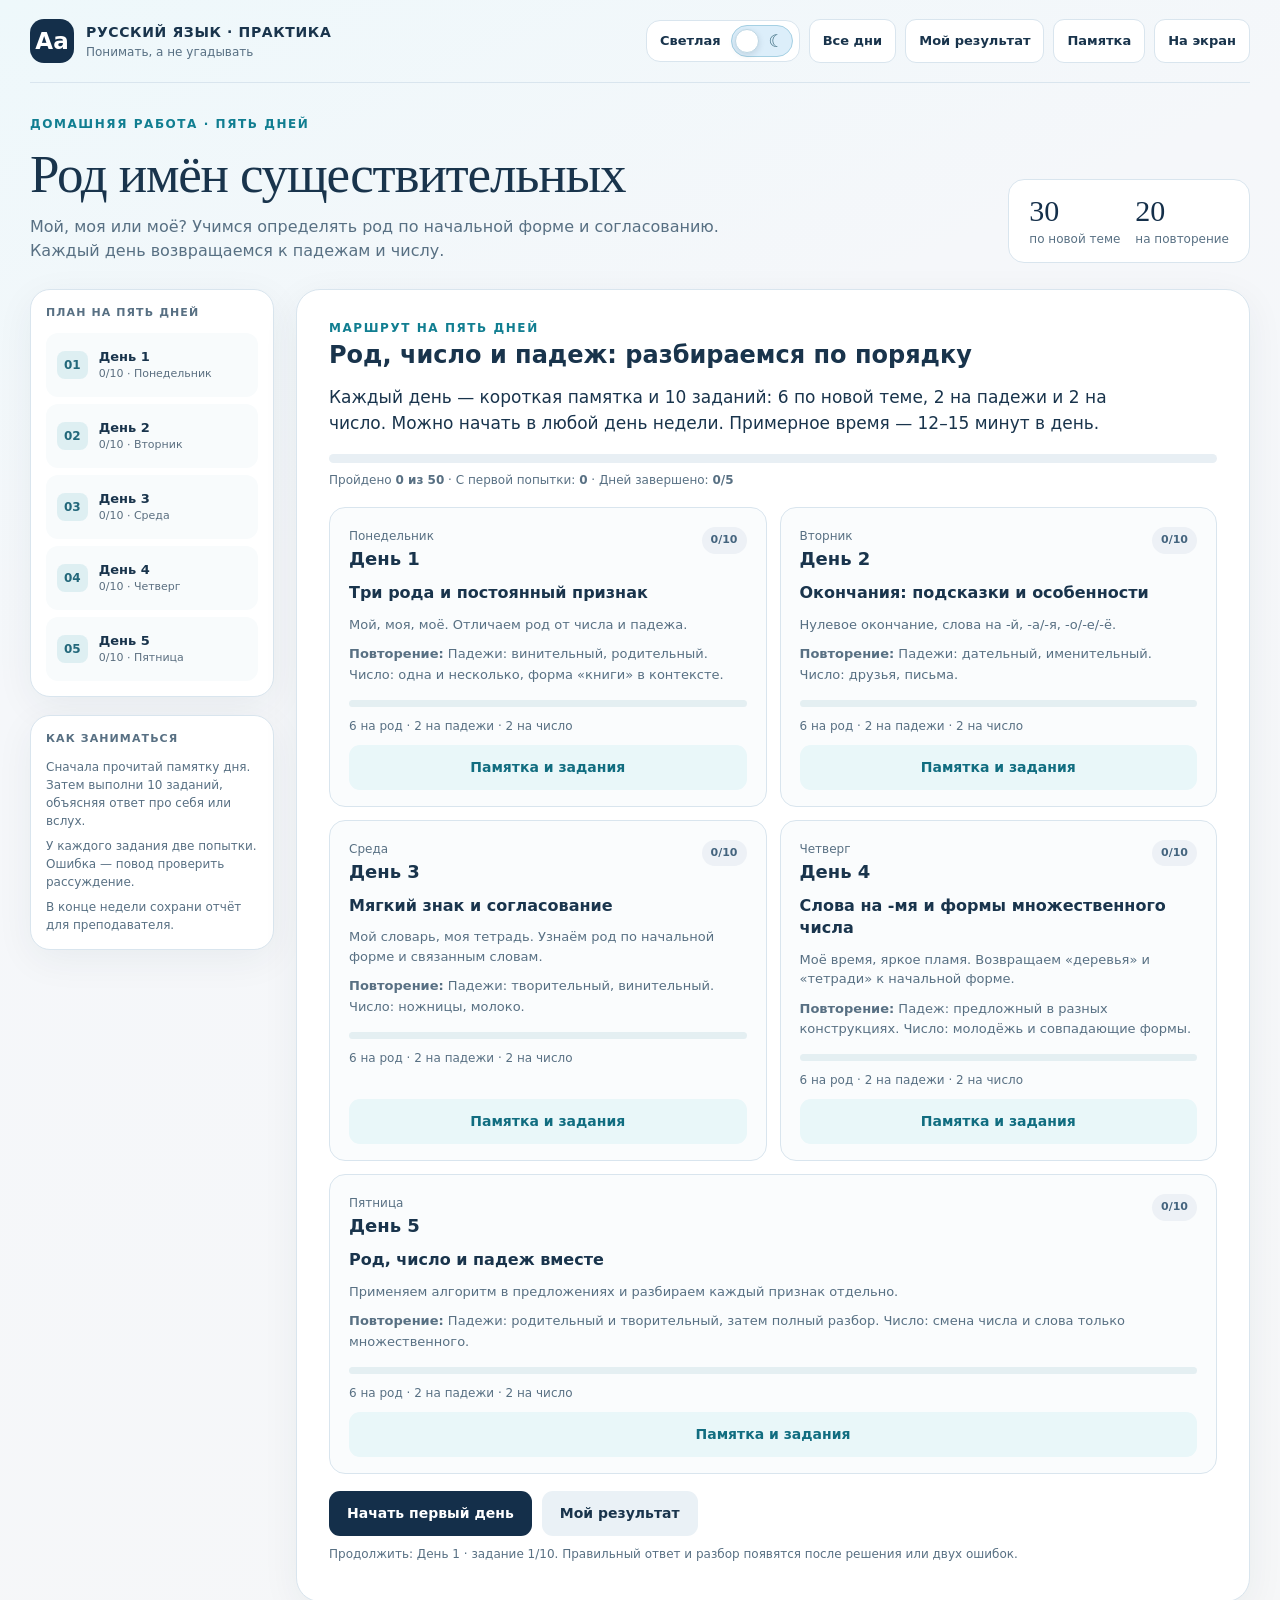
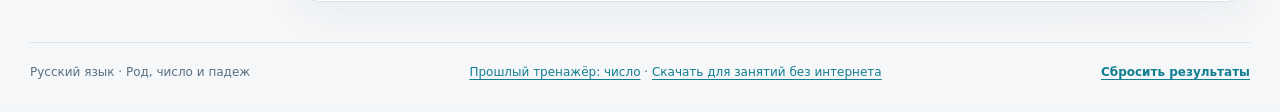
<file: russian-noun-gender/index.html>
<!doctype html>
<html lang="ru">
<head>
<meta charset="utf-8">
<meta name="viewport" content="width=device-width, initial-scale=1">
<meta name="theme-color" content="#142f4a">
<meta name="description" content="Домашний тренажёр по роду имён существительных: 50 заданий на пять дней, ежедневное повторение падежей и числа, две попытки, подсказки и отчёт для преподавателя.">
<title>Род имён существительных — пять дней практики</title>
<script>try{if(localStorage.getItem("noun-gender-theme-v1")==="dark")document.documentElement.dataset.theme="dark"}catch(e){}</script>
<style>
:root{--page:#f4f7fa;--paper:#fff;--ink:#19344c;--muted:#587083;--accent:#117e91;--accentlight:#e6f6f8;--edge:#d9e5ee;--navy:#142f4a;--red:#a62f37;--redbg:#fff0f0;--green:#116347;--greenbg:#e9f8ef;--sand:#fff5e4;--shadow:0 10px 38px rgba(20,47,74,.06)}
*{box-sizing:border-box}html{scroll-behavior:smooth}body{font-family:system-ui,-apple-system,"Segoe UI",Roboto,Arial,sans-serif;background:linear-gradient(155deg,#eef8fb 0,#f5f7fa 30%,#f6f7f8 100%);color:var(--ink);margin:0;line-height:1.5}button,input{font:inherit}button{cursor:pointer}button:disabled{cursor:default;opacity:.62}button:focus-visible,input:focus-visible{outline:3px solid #cf982f;outline-offset:3px}.wrap{max-width:1330px;padding:0 30px;margin:0 auto}.top{height:auto;min-height:83px;display:flex;align-items:center;justify-content:space-between;gap:14px;border-bottom:1px solid var(--edge)}.brand{display:flex;align-items:center;gap:12px}.logo{width:44px;height:44px;flex:0 0 44px;background:var(--navy);color:white;border-radius:14px;display:grid;place-items:center;font-size:23px;font-weight:800}.bname{font-size:14px;font-weight:850;letter-spacing:.045em}.bsub{font-size:12px;color:var(--muted)}.header-tools{display:flex;align-items:center;flex-wrap:wrap;gap:9px}.ghost{background:white;border:1px solid var(--edge);border-radius:11px;padding:9px 13px;color:var(--ink);font-size:13px;font-weight:700;min-height:41px}.ghost:hover{background:#eef8fb}.hero{display:flex;justify-content:space-between;align-items:end;gap:20px;padding:32px 0 26px}.eyebrow{font-size:12px;letter-spacing:.13em;text-transform:uppercase;color:var(--accent);font-weight:850}.hero h1{font-family:Georgia,'Times New Roman',serif;font-size:clamp(32px,4.5vw,53px);line-height:1.12;font-weight:500;letter-spacing:-.022em;margin:12px 0 11px}.hero p{font-size:16px;color:var(--muted);margin:0;max-width:720px}.hero-tally{display:grid;grid-template-columns:auto auto;gap:3px 15px;background:white;border:1px solid var(--edge);border-radius:16px;padding:14px 20px;white-space:nowrap}.big{font-family:Georgia,serif;font-size:30px;color:var(--navy);line-height:1.1}.small{font-size:12px;color:var(--muted)}.layout{display:grid;grid-template-columns:244px minmax(0,1fr);align-items:start;gap:22px}.sidebar{display:flex;flex-direction:column;gap:18px}.sideblock{background:#fff;border:1px solid var(--edge);border-radius:20px;padding:15px;box-shadow:var(--shadow)}.side-title{font-size:11px;text-transform:uppercase;color:var(--muted);letter-spacing:.1em;font-weight:850;margin:0 0 11px}.daynav{display:grid;gap:7px}.daylink{width:100%;display:flex;align-items:center;gap:11px;text-align:left;background:#f8fbfc;border:1px solid transparent;border-radius:12px;padding:11px 10px;color:var(--ink)}.daylink:hover{background:#eaf5f7}.daylink.active{background:var(--navy);color:#fff}.daynum{border-radius:8px;background:#deeff2;padding:5px 7px;font-size:12px;font-weight:850;color:#23687b}.daylink.active .daynum{background:#345977;color:#fff}.daycopy{flex:1;min-width:0}.daycopy strong{font-size:13px;display:block}.daycopy span{display:block;font-size:11px;opacity:.7}.daylink .tick{font-size:11px;opacity:.8}.mini-progress{height:7px;background:#e4eff2;border-radius:8px;overflow:hidden;margin-top:4px}.mini-fill{height:100%;background:var(--accent);transition:width .2s}.small-note{font-size:12px;color:var(--muted);margin:7px 0 0}.content{min-width:0}.panel{background:white;border:1px solid var(--edge);box-shadow:var(--shadow);border-radius:24px;padding:29px 32px;margin-bottom:22px}.panel h2{font-size:24px;margin:0 0 12px}.panel p{margin:9px 0;color:var(--muted)}.intro-lead{font-size:17px!important;color:var(--ink)!important;max-width:800px}.overall{background:#e8eff4;border-radius:99px;overflow:hidden;height:9px;margin:18px 0 8px}.overall > div{height:100%;background:var(--accent);transition:width .22s}.day-grid{display:grid;grid-template-columns:repeat(2,minmax(0,1fr));gap:13px;margin-top:18px}.day-card{padding:19px 19px 16px;border:1px solid var(--edge);border-radius:16px;background:#fafcfd;display:flex;flex-direction:column;gap:10px;min-height:204px}.day-card p{font-size:13px;margin:0;color:var(--muted)}.day-card-head{display:flex;justify-content:space-between;align-items:start;gap:8px}.day-card h3{font-size:18px;margin:0}.chip{display:inline-flex;align-items:center;gap:5px;font-weight:800;font-size:11px;padding:5px 9px;background:var(--accentlight);color:#0b7285;border-radius:99px;white-space:nowrap}.chip.soft{background:#edf1f6;color:#44647e}.chip.warm{background:var(--sand);color:#936720}.wide{width:100%}.btn{border:0;border-radius:11px;background:#eaf1f6;color:var(--ink);font-size:14px;padding:11px 18px;min-height:45px;font-weight:800}.btn.primary{background:var(--navy);color:white}.btn.primary:hover{background:#245577}.btn:hover:not(:disabled){filter:brightness(.97)}.btn.light{background:#e9f7f9;color:#116d80}.actions{display:flex;gap:10px;flex-wrap:wrap;margin:17px 0 0}.day-icon{font-size:26px}.day-top{display:flex;justify-content:space-between;align-items:center;flex-wrap:wrap;gap:10px}.day-title{font-family:Georgia,serif;font-size:37px!important;font-weight:500;margin:5px 0 0!important}.day-path{font-size:14px;color:var(--muted)}.tasks{display:grid;grid-template-columns:repeat(10,minmax(0,1fr));gap:7px;margin:17px 0 0}.task{border:1px solid #cedee6;border-radius:9px;background:#f6fafb;min-width:0;height:40px;font-size:12px;font-weight:800}.task.completed-first{background:#e7f5eb;border-color:#a7ccb5;color:#14603d}.task.completed-second{background:#fff3d8;border-color:#e8cb83;color:#7e631e}.task.completed-revealed{background:#f9e7df;border-color:#e1ab99;color:#834637}.task.current{outline:3px solid var(--accent);outline-offset:2px}.qtop{display:flex;justify-content:space-between;align-items:center;gap:8px;margin-bottom:19px;flex-wrap:wrap}.qmeta{color:var(--muted);font-size:12px;font-weight:700}.qtitle{font-size:25px;line-height:1.33;letter-spacing:-.014em;margin:0 0 18px;font-weight:800}.quote{background:#f3f8fb;padding:25px 20px;border-radius:15px;text-align:center;font-family:Georgia,serif;font-size:clamp(22px,3vw,34px);line-height:1.4;overflow-wrap:anywhere;margin-bottom:20px}.quote mark{background:#d2edf0;color:#0f5260;border-radius:5px;padding:0 .08em;box-decoration-break:clone}.attemptline{display:flex;justify-content:space-between;gap:9px;color:var(--muted);font-size:12px;margin:0 0 12px}.answers{display:grid;grid-template-columns:repeat(2,minmax(0,1fr));gap:11px}.answer{border:1.5px solid var(--edge);border-radius:12px;text-align:left;padding:13px 14px;min-height:72px;background:#fff;color:var(--ink);font-size:15px;font-weight:650;display:flex;align-items:center;gap:12px}.answer:hover:not(:disabled){background:#f3fafc;border-color:#80b8c3}.answer .letter{flex:0 0 29px;height:29px;border:1px solid #d1e0e8;display:grid;place-items:center;border-radius:8px;color:#557181;font-size:12px}.answer.wrong{background:var(--redbg);border-color:#d77c83;color:var(--red)}.answer.correct{background:var(--greenbg);border-color:#7bb899;color:var(--green)}.answer.wrong .letter,.answer.correct .letter{border-color:currentColor;color:inherit}.answer:disabled{opacity:1}.feedback{border-radius:15px;padding:18px 20px;margin:20px 0 0}.feedback.try{background:#fff6e8;border:1px solid #eed4a2}.feedback.good{background:#edf8f0;border:1px solid #bcdcc8}.feedback.reveal{background:#f7f3ea;border:1px solid #e7d8b8}.feedback h3{margin:0 0 7px;font-size:17px}.feedback p{color:var(--ink);font-size:14px;line-height:1.6;margin:8px 0}.chain{background:#fff;border-radius:11px;padding:11px 12px;margin:12px 0 0;font-size:14px;font-weight:750;color:#216879}.qfoot{border-top:1px solid var(--edge);padding-top:18px;margin-top:22px;display:flex;justify-content:space-between;gap:10px;align-items:center}.muted{color:var(--muted)}.small-label{font-size:12px;color:var(--muted)}.result-numbers{display:grid;grid-template-columns:repeat(3,minmax(0,1fr));gap:10px;margin:22px 0}.resstat{background:#f2f7f9;border:1px solid var(--edge);border-radius:14px;padding:16px}.resstat strong{font:normal 33px Georgia,serif;display:block}.resstat span{font-size:12px;color:var(--muted)}.result-lines{display:grid;gap:7px}.result-line{display:grid;grid-template-columns:200px 1fr 80px;gap:8px;align-items:center;padding:10px 0;border-bottom:1px solid var(--edge);font-size:14px}.result-line .pbar{height:8px;background:#e7edf1;border-radius:8px;overflow:hidden}.result-line .pbar span{display:block;height:100%;background:var(--accent)}.textinput{display:block;border:1px solid #cbdde5;border-radius:10px;max-width:360px;width:100%;padding:10px 13px;min-height:45px;margin:7px 0 15px}.reporttxt{display:block;width:100%;min-height:240px;max-height:480px;padding:14px;border:1px solid #cddde4;border-radius:13px;font:13px/1.6 ui-monospace,SFMono-Regular,Consolas,monospace;color:var(--ink);background:#fbfcfd;resize:vertical;white-space:pre-wrap}.warning{font-size:12px;padding:10px 13px;background:#f8f4e7;border-radius:10px;color:#756222;margin:15px 0}.footer{display:flex;justify-content:space-between;flex-wrap:wrap;gap:10px;border-top:1px solid var(--edge);padding:20px 0 30px;margin-top:18px;font-size:12px;color:var(--muted)}.linkbtn{border:0;background:transparent;color:var(--accent);text-decoration:underline;text-underline-offset:3px;padding:0;font-weight:750}dialog{border:1px solid var(--edge);width:min(760px,calc(100% - 28px));max-height:88dvh;overflow:auto;border-radius:20px;padding:28px;color:var(--ink);box-shadow:0 30px 80px #10263b55}dialog::backdrop{background:#132e44bb;backdrop-filter:blur(3px)}.dlg-head{display:flex;justify-content:space-between;align-items:start;gap:12px}.dlg-head h2{font:normal 31px Georgia,serif;margin:0 0 15px}.close{border:0;background:#eaf2f7;border-radius:9px;width:34px;height:34px;font-size:22px}.rule{padding:16px 0;border-top:1px solid var(--edge)}.rule h3{margin:0 0 6px;font-size:17px}.rule p{margin:5px 0;font-size:14px;line-height:1.65}.mini-table{width:100%;border-collapse:collapse;font-size:13px;margin:10px 0}.mini-table td,.mini-table th{border-bottom:1px solid var(--edge);padding:9px;text-align:left;vertical-align:top}.mini-table th{background:#f3f8fa}.helpnote{border-radius:11px;padding:11px 14px;background:#eaf6f8;font-size:14px}.sr{position:absolute!important;width:1px;height:1px;overflow:hidden;clip:rect(0 0 0 0);white-space:nowrap}.fullscreen .layout{grid-template-columns:minmax(0,1fr)}.fullscreen .sidebar,.fullscreen .hero,.fullscreen .footer{display:none}.fullscreen .content{max-width:1050px;margin:20px auto 0;width:100%}.fullscreen .qtitle{font-size:32px}.fullscreen .quote{font-size:39px}.fullscreen .answer{font-size:20px;min-height:82px}.hide{display:none!important}
@media(max-width:1000px){.wrap{padding:0 19px}.layout{grid-template-columns:205px minmax(0,1fr);gap:14px}.panel{padding:23px}.day-grid{grid-template-columns:1fr}.answers{grid-template-columns:1fr}.tasks{grid-template-columns:repeat(8,minmax(0,1fr))}}
@media(max-width:750px){.wrap{padding:0 14px}.top{padding:13px 0;min-height:73px;flex-wrap:wrap}.logo{height:37px;width:37px;flex-basis:37px;font-size:20px}.bname{font-size:12px}.bsub{font-size:10px}.header-tools{gap:5px}.ghost{font-size:12px;padding:9px}.hero{display:block;padding:23px 0 17px}.hero p{font-size:14px}.hero-tally{display:inline-grid;margin-top:16px}.layout{display:flex;flex-direction:column}.sidebar{width:100%}.sideblock{padding:9px 11px}.side-title{display:none}.daynav{grid-template-columns:repeat(5,minmax(0,1fr));gap:4px}.daylink{padding:9px 2px;min-width:0;flex-direction:column;gap:4px;text-align:center}.daycopy strong{font-size:11px}.daycopy span,.daynum,.daylink .tick{display:none}.sidebar .sideblock:nth-child(2){display:none}.content{width:100%}.panel{padding:22px 17px;border-radius:19px}.panel h2{font-size:22px}.day-title{font-size:30px!important}.qtitle{font-size:23px}.quote{font-size:25px;padding:20px 12px}.tasks{grid-template-columns:repeat(7,minmax(0,1fr))}.answer{min-height:65px}.qfoot{gap:8px}.btn{padding:10px 12px}.result-line{grid-template-columns:125px 1fr 48px;font-size:12px}.fullscreen .quote{font-size:29px}.fullscreen .qtitle{font-size:25px}.fullscreen .answer{font-size:17px;min-height:67px}}
@media(max-width:390px){.daycopy strong{font-size:10px}.tasks{grid-template-columns:repeat(6,minmax(0,1fr))}.day-grid{gap:10px}.panel{padding:19px 13px}.qtitle{font-size:21px}.quote{font-size:23px}.qtop{margin-bottom:13px}.resstat{padding:11px 8px}.resstat strong{font-size:25px}.resstat span{font-size:10px}}
@media print{body{background:#fff}.top,.sidebar,.hero,.footer,.actions,.btn,.linkbtn{display:none!important}.layout{display:block}.panel{border:0;box-shadow:none}.reporttxt{height:auto;max-height:none}.wrap{max-width:100%}}
@media(prefers-reduced-motion:reduce){*{scroll-behavior:auto!important;transition:none!important}}
/* Точечные улучшения чтения без изменения привычного интерфейса */
.hero h1{max-width:820px}.quote mark{font-weight:700}.chain{overflow-wrap:anywhere}
@media(max-width:390px){.hero h1{font-size:31px}.daynav{gap:3px}}
</style><style>/* Theme switch: desktop, mobile, keyboard and reduced-motion. */
.theme-switcher{display:inline-flex;align-items:center;gap:10px;cursor:pointer;user-select:none;min-height:42px;padding:4px 6px 4px 12px;border:1px solid var(--edge);border-radius:14px;background:var(--paper);color:var(--ink);font-weight:750;font-size:13px;transition:background .18s,border-color .18s}
.theme-switcher:hover{border-color:#5cabb9}
.theme-name{white-space:nowrap;min-width:62px;text-align:right}
.theme-switcher input{position:absolute;width:1px;height:1px;opacity:0;pointer-events:none}
.theme-track{position:relative;display:flex;align-items:center;justify-content:space-between;width:62px;height:32px;border-radius:99px;padding:0 8px;background:#dceefa;border:1px solid #a5d0e3;color:#36677b;font-size:17px;line-height:1;transition:background .2s}
.theme-thumb{position:absolute;left:3px;top:3px;width:24px;height:24px;border-radius:50%;background:white;border:1px solid #bed7e4;box-shadow:0 2px 6px #142f4a22;transition:transform .2s}
.theme-switcher input:checked+.theme-track{background:#264b67;border-color:#4f89a7;color:#bce9fa}
.theme-switcher input:checked+.theme-track .theme-thumb{transform:translateX(30px);background:#dcecf6;border-color:#98c1d6}
.theme-switcher input:focus-visible+.theme-track{outline:3px solid #e5ab39;outline-offset:3px}
html[data-theme="dark"]{color-scheme:dark;--page:#101b29;--paper:#17293b;--ink:#ebf4ff;--muted:#b3c7d7;--accent:#70d9e4;--accentlight:#214651;--edge:#365165;--navy:#255470;--red:#ffb5bc;--redbg:#492c37;--green:#b0eed0;--greenbg:#204536;--sand:#4b412d;--shadow:0 12px 38px rgba(0,0,0,.22)}
html[data-theme="dark"] body{background:linear-gradient(145deg,#0f1c2b 0%,#132437 53%,#101f30 100%)}
html[data-theme="dark"] .theme-switcher{background:#1e3649;border-color:#41667b}
html[data-theme="dark"] .top{border-color:var(--edge)}
html[data-theme="dark"] .logo{background:#326a83;color:#fff}
html[data-theme="dark"] .ghost{background:#20394d;color:var(--ink);border-color:#46667b}
html[data-theme="dark"] .ghost:hover{background:#2a5065}
html[data-theme="dark"] .hero-tally,html[data-theme="dark"] .sideblock,html[data-theme="dark"] .panel{background:#182b3e;border-color:var(--edge)}
html[data-theme="dark"] .big{color:#eef8ff}
html[data-theme="dark"] .daylink{background:#203749;color:var(--ink);border-color:#304c5f}
html[data-theme="dark"] .daylink:hover{background:#2a4c61}
html[data-theme="dark"] .daylink.active{background:#33758c;color:#fff;border-color:#76bed0}
html[data-theme="dark"] .daynum{background:#2e5d70;color:#dcf6ff}
html[data-theme="dark"] .daylink.active .daynum{background:#1c4459;color:#fff}
html[data-theme="dark"] .mini-progress,html[data-theme="dark"] .overall,html[data-theme="dark"] .result-line .pbar{background:#294253}
html[data-theme="dark"] .day-card{background:#1c3245;border-color:#3c5b6d}
html[data-theme="dark"] .chip{background:#255264;color:#b8f4fa}
html[data-theme="dark"] .chip.soft{background:#293d52;color:#d2e2f3}
html[data-theme="dark"] .chip.warm{background:#50432f;color:#ffe0a0}
html[data-theme="dark"] .btn{background:#2c485e;color:#f0f8ff}
html[data-theme="dark"] .btn.primary{background:#4088a0;color:#fff}
html[data-theme="dark"] .btn.primary:hover{background:#4a9ab4}
html[data-theme="dark"] .btn.light{background:#285466;color:#c2f3fa}
html[data-theme="dark"] .task{background:#223a4d;border-color:#46687c;color:#e8f5ff}
html[data-theme="dark"] .task.completed-first{background:#1e493c;border-color:#42896c;color:#b5f2d1}
html[data-theme="dark"] .task.completed-second{background:#57462c;border-color:#a88e51;color:#ffe2a5}
html[data-theme="dark"] .task.completed-revealed{background:#50372f;border-color:#a47462;color:#ffd1bc}
html[data-theme="dark"] .quote{background:#223b4e;color:var(--ink)}
html[data-theme="dark"] .quote mark{background:#32697a;color:#f0feff}
html[data-theme="dark"] .answer{background:#1d3447;border-color:#496579;color:var(--ink)}
html[data-theme="dark"] .answer:hover:not(:disabled){background:#2c4d61;border-color:#77c4d0}
html[data-theme="dark"] .answer .letter{color:#c9dce8;border-color:#5b7a90}
html[data-theme="dark"] .answer.wrong{background:#4c2e38;border-color:#b66b77;color:#ffc8ce}
html[data-theme="dark"] .answer.correct{background:#224b3b;border-color:#65a789;color:#c6f5da}
html[data-theme="dark"] .feedback.try{background:#443a2e;border-color:#806642}
html[data-theme="dark"] .feedback.good{background:#1e4036;border-color:#4c8c73}
html[data-theme="dark"] .feedback.reveal{background:#42372d;border-color:#806b4e}
html[data-theme="dark"] .feedback p{color:var(--ink)}
html[data-theme="dark"] .chain{background:#223b4b;color:#bceff4;border:1px solid #315e6d}
html[data-theme="dark"] .resstat{background:#21384b;border-color:var(--edge)}
html[data-theme="dark"] .textinput,html[data-theme="dark"] .reporttxt{background:#14283a;border-color:#456378;color:var(--ink)}
html[data-theme="dark"] .textinput::placeholder{color:#adc3d2}
html[data-theme="dark"] .warning{background:#413a2e;color:#ffe0a4}
html[data-theme="dark"] .linkbtn{color:#8ce7ee}
html[data-theme="dark"] dialog{background:#192c3f;color:var(--ink);border-color:#4b687d}
html[data-theme="dark"] dialog::backdrop{background:#06111bd9}
html[data-theme="dark"] .close{background:#2b475c;color:var(--ink)}
html[data-theme="dark"] .mini-table th{background:#294459;color:#e3f5ff}
html[data-theme="dark"] .mini-table td,html[data-theme="dark"] .mini-table th{border-color:#3e5a6d}
html[data-theme="dark"] .helpnote{background:#264653;color:#edf8ff}
html[data-theme="dark"] .rule{border-color:#375165}
@media(max-width:750px){.theme-switcher{padding:3px 5px 3px 8px;gap:6px}.theme-name{font-size:11px;min-width:53px}.theme-track{width:57px;height:30px}.theme-thumb{width:22px;height:22px}.theme-switcher input:checked+.theme-track .theme-thumb{transform:translateX(27px)}}
@media(prefers-reduced-motion:reduce){.theme-track,.theme-thumb,.theme-switcher{transition:none!important}}
</style><style>
.resume-note{margin:9px 0 0!important;font-size:13px!important;color:var(--muted)!important;line-height:1.4}.resume-note strong{color:var(--ink)}
.tasks-legend{display:flex;align-items:center;flex-wrap:wrap;gap:8px 15px;margin-top:14px;font-size:12px;color:var(--muted)}
.tasks-legend b{display:inline-flex;align-items:center;justify-content:center;min-width:18px;font-size:14px;color:var(--accent)}
.task{position:relative;display:flex;align-items:center;justify-content:center;gap:4px;height:auto;min-height:46px;padding:6px 2px}
.task-number{font-weight:850;font-variant-numeric:tabular-nums}.task-symbol{font-size:13px;color:var(--muted);line-height:1}
.task.completed-first .task-symbol{color:var(--green)}
.task.completed-second .task-symbol{color:#9a7315}
.task.completed-revealed .task-symbol{color:var(--red);font-weight:900}
.task.is-last{box-shadow:inset 0 0 0 2px var(--accent)}
.task[data-tip]:hover::after,.task[data-tip]:focus-visible::after{content:attr(data-tip);position:absolute;z-index:20;bottom:calc(100% + 9px);left:50%;transform:translateX(-50%);width:max-content;max-width:min(310px,82vw);white-space:normal;background:var(--ink);color:var(--paper);font-size:12px;font-weight:600;line-height:1.4;border-radius:9px;padding:9px 11px;box-shadow:0 8px 18px #0003;pointer-events:none}
.question-route{display:flex;align-items:center;justify-content:space-between;gap:12px;margin:-3px 0 13px;font-size:13px;color:var(--muted)}
.question-day-link{background:none;border:0;padding:7px 0;color:var(--accent);font-weight:800;text-decoration:underline;text-underline-offset:3px;cursor:pointer;min-height:38px}
.question-day-link:focus-visible{outline:3px solid #cf982f;outline-offset:3px;border-radius:4px}
.question-progress{height:7px;background:#e4eef3;border-radius:100px;overflow:hidden;margin:0 0 4px}
.question-progress span{display:block;height:100%;border-radius:100px;background:var(--accent);transition:width .2s ease}
.question-progress-label{font-size:12px!important;text-align:right;color:var(--muted)!important;margin:0 0 19px!important}
.mobile-day-btn{display:none}
html[data-theme="dark"] .question-progress{background:#294253}
html[data-theme="dark"] .task.completed-second .task-symbol{color:#ffe2a5}
@media(max-width:750px){
.question-route{font-size:12px;margin:0 0 8px}.question-route .question-day-link{min-height:44px}
.question-progress-label{margin:2px 0 14px!important}
.qfoot{position:sticky;bottom:0;z-index:7;background:var(--paper);margin:22px -17px -22px;padding:13px 17px calc(13px + env(safe-area-inset-bottom));border-top:1px solid var(--edge);box-shadow:0 -9px 22px rgba(15,37,55,.08)}
.qfoot .btn{flex:1;min-width:0;padding:10px 6px;min-height:46px;font-size:13px}
.mobile-day-btn{display:inline-flex;justify-content:center;align-items:center}
.task{min-height:48px;font-size:13px}.task-symbol{font-size:12px}
.tasks-legend{gap:9px;font-size:11px}
.task[data-tip]:hover::after,.task[data-tip]:focus-visible::after{display:none}
}
@media(max-width:390px){.qfoot{margin-left:-13px;margin-right:-13px;margin-bottom:-19px;padding-left:13px;padding-right:13px}.qfoot .btn{font-size:12px;padding:9px 4px}}
@media(prefers-reduced-motion:reduce){.question-progress span{transition:none}}

/* Hide keyboard-only instructions on touch-sized screens and keep breathing room below sticky controls. */
@media(max-width:750px){
  .qfoot + .small-note{display:none!important}
  .qfoot{margin-bottom:-10px;padding-bottom:calc(16px + env(safe-area-inset-bottom))}
}

</style><style>
.day-theme{font-size:16px;margin:0;font-weight:750;line-height:1.4}
.day-card{min-height:270px}.day-card .btn{margin-top:auto}
.day-grid .day-card:last-child{grid-column:1/-1}
.repeat-note{font-size:13px!important;line-height:1.6!important}
.daily-counts{display:flex;gap:8px;flex-wrap:wrap;margin:15px 0}
.daily-theory{border:1px solid var(--edge);border-radius:15px;background:var(--paper);margin:20px 0;padding:15px 18px}
.daily-theory summary{cursor:pointer;font-weight:800;color:var(--accent);min-height:30px}
.daily-theory p,.theory-body p{font-size:14px;line-height:1.75;color:var(--ink)}
.daily-theory summary:focus-visible{outline:3px solid #cf982f;outline-offset:4px;border-radius:5px}
.daily-theory b,.theory-body b{font-weight:800}
.table-scroll{overflow-x:auto}.mini-table{color:var(--ink)}
.mini-table td,.mini-table th{min-width:85px}
.ending{border:1.5px solid var(--accent);border-radius:3px;padding:0 .06em;margin-left:.02em}
.question-route{display:flex;justify-content:space-between;align-items:center;gap:12px;flex-wrap:wrap}
.question-route .linkbtn{font-size:13px;min-height:34px}
.qtop+.overall{margin:0 0 20px;height:7px}
.report-heading{margin-top:28px}
.print-only{display:none}
.footer a{color:var(--accent);text-underline-offset:3px}
.top .ghost{min-height:44px}
.daylink{min-height:64px}
.task{height:52px}
.answer{min-height:78px}
.answer span:last-child{overflow-wrap:anywhere}
.table-scroll:focus-visible{outline:3px solid #cf982f}
[data-theme=dark] .daily-theory{background:var(--paper)}
[data-theme=dark] .day-theme{color:var(--ink)}
@media(max-width:750px){
 .day-card{min-height:0}.daynav{grid-template-columns:repeat(5,minmax(0,1fr))}
 .daycopy strong{font-size:12px}.daylink{min-height:48px}
 .daily-theory{padding:13px}.mini-table{font-size:12px}
 .tasks{grid-template-columns:repeat(5,minmax(0,1fr))}
 .day-grid .day-card:last-child{grid-column:auto}
 .qfoot{flex-wrap:wrap}.qfoot .btn{min-height:44px}.question-route{margin-bottom:12px}
 .question-route .linkbtn{font-size:12px}.hero-tally{padding:13px 18px}
 .footer{gap:14px}.header-tools{width:100%;justify-content:space-between}
}
@media print{
 #app>.panel>*{display:none!important}
 #app .print-only{display:block!important;white-space:pre-wrap;overflow-wrap:anywhere;font:11pt/1.45 Arial,sans-serif;color:#000}
 #storage-warning{display:none!important}
}
</style>
</head>
<body>
<div class="wrap">
<header class="top"><div class="brand"><div class="logo" aria-hidden="true">Аа</div><div><div class="bname">РУССКИЙ ЯЗЫК · ПРАКТИКА</div><div class="bsub">Понимать, а не угадывать</div></div></div><div class="header-tools"><label class="theme-switcher" for="theme-switch"><span id="theme-name" class="theme-name">Светлая</span><input id="theme-switch" type="checkbox" role="switch" aria-checked="false" aria-label="Светлая тема включена"><span class="theme-track" aria-hidden="true"><span>☀</span><span>☾</span><span class="theme-thumb"></span></span></label><button class="ghost" id="home-button" type="button">Все дни</button><button class="ghost" id="report-button" type="button">Мой результат</button><button class="ghost" id="help-button" type="button">Памятка</button><button class="ghost" id="full-button" type="button" aria-pressed="false">На экран</button></div></header>
<section class="hero"><div><div class="eyebrow">Домашняя работа · пять дней</div><h1>Род имён существительных</h1><p>Мой, моя или моё? Учимся определять род по начальной форме и согласованию. Каждый день возвращаемся к падежам и числу.</p></div><div class="hero-tally"><span class="big">30</span><span class="big">20</span><span class="small">по новой теме</span><span class="small">на повторение</span></div></section>
<div id="storage-warning" class="warning hide" role="status">Сохранение в этом браузере недоступно. Не закрывай страницу до завершения работы и сохрани отчёт в разделе «Мой результат».</div>
<main class="layout"><aside class="sidebar"><div class="sideblock"><p class="side-title">План на пять дней</p><nav class="daynav" id="daynav" aria-label="Дни домашней работы"></nav></div><div class="sideblock"><p class="side-title">Как заниматься</p><p class="small-note">Сначала прочитай памятку дня. Затем выполни 10 заданий, объясняя ответ про себя или вслух.</p><p class="small-note">У каждого задания две попытки. Ошибка — повод проверить рассуждение.</p><p class="small-note">В конце недели сохрани отчёт для преподавателя.</p></div></aside><section id="app" class="content" aria-live="off"></section></main>
<footer class="footer"><span>Русский язык · Род, число и падеж</span><span><a href="https://lordlis5631-max.github.io/-/russian-noun-number/" target="_blank" rel="noopener">Прошлый тренажёр: число</a> · <a href="./index.html" download="Род_существительных_тренажёр.html">Скачать для занятий без интернета</a></span><span><button class="linkbtn" id="reset-button" type="button">Сбросить результаты</button></span></footer>
</div>
<div id="announcement" class="sr" aria-live="polite" aria-atomic="true"></div>
<dialog id="help-dialog" aria-labelledby="help-heading"><div class="dlg-head"><h2 id="help-heading">Памятка: род, число и падеж</h2><button class="close" type="button" data-close="help-dialog" aria-label="Закрыть памятку">×</button></div>
<div class="rule"><h3>Род: постоянный признак</h3><p><b>Он, мой</b> — мужской; <b>она, моя</b> — женский; <b>оно, моё</b> — средний. Начальная форма существительного — именительный падеж единственного числа. Род обычно определяем по ней и по согласованию: мой стол, моя книга, моё окно.</p><p>Падеж и число могут изменяться, а род одного и того же существительного остаётся прежним. Он есть и у названий неживых предметов.</p></div>
<div class="rule"><h3>Окончание и последняя буква</h3><p>У слов стол, музей, конь, ночь в начальной форме <b>нулевое окончание ∅</b>. Буквы <b>«й» и «ь» не являются окончаниями этих слов</b>. У слова музей «й» входит в основу.</p><p>Частые подсказки: книг<span class="ending">а</span>, земл<span class="ending">я</span> — женский род; окн<span class="ending">о</span>, мор<span class="ending">е</span>, бель<span class="ending">ё</span> — средний. Но пап<span class="ending">а</span> и дяд<span class="ending">я</span> — мужской: мой папа, мой дядя.</p><p>Мой словарь — моя тетрадь. Мой конь — моя ночь. Мягкий знак сам по себе род не определяет; помогают согласование и словарь.</p></div>
<div class="rule"><h3>Слова на -мя</h3><p>Время, имя, пламя, знамя, семя, бремя, вымя, племя, стремя, темя — <b>среднего рода</b>. Для практики важнее привычные сочетания: моё время, моё имя, яркое пламя, маленькое семя.</p></div>
<div class="rule"><h3>Множественное число и род</h3><p>Деревья → дерево → моё дерево: средний род. Тетради → тетрадь → моя тетрадь: женский. Форма «мои» не различает род.</p><p>У слов <b>ножницы, сутки, каникулы</b> обычной формы единственного числа нет, поэтому <b>род не определяется</b>.</p></div>
<div class="rule"><h3>Повторяем падежи</h3><div class="table-scroll"><table class="mini-table"><thead><tr><th>Падеж</th><th>Вопросы</th><th>Пример</th></tr></thead><tbody>
<tr><td>Именительный</td><td>кто? что?</td><td>Книга лежит.</td></tr>
<tr><td>Родительный</td><td>кого? чего?</td><td>Нет книги.</td></tr>
<tr><td>Дательный</td><td>кому? чему?</td><td>Подошёл к книге.</td></tr>
<tr><td>Винительный</td><td>кого? что?</td><td>Читаю книгу.</td></tr>
<tr><td>Творительный</td><td>кем? чем?</td><td>Горжусь другом.</td></tr>
<tr><td>Предложный</td><td>о ком? о чём?</td><td>Говорю о книге.</td></tr>
</tbody></table></div><p><b>Связанное слово → вопрос → падеж.</b> Вопрос «что?» есть у именительного и винительного: различай подлежащее и объект действия. Предлог тоже не всегда определяет падеж без всей конструкции.</p></div>
<div class="rule"><h3>Повторяем число</h3><p>Число обычно различает один и несколько предметов: книга — книги. Есть необычные формы: друг — друзья, человек — люди, письмо — письма.</p><p>В обычном употреблении <b>молоко, листва, молодёжь</b> — единственное число; <b>ножницы, сливки, сутки, шахматы</b> — множественное. Количество людей или предметов в реальности может не совпадать с грамматическим числом слова.</p><p><b>Нет книги</b> — Р. п., ед. ч.; <b>книги лежат</b> — И. п., мн. ч. Учитывай контекст.</p></div>
<div class="rule"><h3>Две попытки и отчёт</h3><p>После первой ошибки появится подсказка именно к выбранному варианту. После верного ответа или второй ошибки — правильный ответ и разбор. Сложные задания можно повторить; первоначальные результаты сохранятся.</p><p>Прогресс хранится в этом браузере на этом устройстве, если сохранение разрешено. В разделе «Мой результат» можно скопировать или скачать отчёт и самостоятельно отправить преподавателю.</p></div>
</dialog>
<dialog id="theory-dialog" aria-labelledby="theory-heading"><div class="dlg-head"><h2 id="theory-heading">Памятка дня</h2><button class="close" type="button" data-close="theory-dialog" aria-label="Закрыть памятку дня">×</button></div><div id="theory-body" class="theory-body"></div></dialog>
<dialog id="reset-dialog" aria-labelledby="reset-heading"><div class="dlg-head"><h2 id="reset-heading">Сбросить результаты?</h2><button class="close" type="button" data-close="reset-dialog" aria-label="Закрыть">×</button></div><p>Будут удалены ответы и повторные попытки только в этом тренажёре на этом устройстве. Сначала сохрани отчёт, если он нужен.</p><div class="actions"><button class="btn primary" id="confirm-reset" type="button">Да, начать заново</button><button class="btn" type="button" data-close="reset-dialog">Отмена</button></div></dialog>
<noscript><p style="padding:30px">Для тренажёра требуется JavaScript. Включи его в браузере.</p></noscript>
<script>const DATA=[{"id": "q01", "num": 1, "local": 1, "day": "mon", "topic": "case", "phrase": "Вчера я увидел книгу.", "prompt": "Определи падеж выделенного слова.", "options": ["Именительный падеж", "Родительный падеж", "Винительный падеж", "Дательный падеж"], "answer": 2, "wrong": {"0": "Книга здесь не подлежащее. Найди, кто увидел, а затем задай вопрос от глагола «увидел».", "1": "Здесь нет конструкции «нет чего?». Нужно спросить от глагола «увидел».", "3": "Вопрос «кому? чему?» здесь не подходит. Что именно увидел рассказчик?"}, "hint": "Вернись к условию и проверь связь слов.", "explain": ["Увидел что? — книгу. Существительное обозначает объект действия и стоит в винительном падеже."], "chain": "увидел → что? → книгу → В. п.", "targets": ["книгу"]}, {"id": "q02", "num": 2, "local": 2, "day": "mon", "topic": "number", "phrase": "Окно открыто. → Окна открыты.", "prompt": "Какой грамматический признак изменился у существительного?", "options": ["Число: единственное → множественное", "Род: мужской → средний", "Падеж: именительный → винительный", "Часть речи: существительное → прилагательное"], "answer": 0, "wrong": {"1": "Слово «окно» не становится словом другого рода. Сравни количество названных предметов.", "2": "В обоих предложениях существительное — подлежащее. Проверь, изменилось ли количество предметов.", "3": "Оба слова продолжают называть предмет. Изменилась форма существительного, а не часть речи."}, "hint": "Вернись к условию и проверь связь слов.", "explain": ["«Окно» — единственное число, «окна» в сочетании «окна открыты» — множественное. В обоих предложениях существительное стоит в именительном падеже; изменилось только число."], "chain": "окно → ед. ч.; окна → мн. ч.; оба — И. п.", "targets": ["Окно", "Окна"]}, {"id": "q03", "num": 3, "local": 3, "day": "mon", "topic": "gender", "phrase": "стол", "prompt": "Какого рода это существительное?", "options": ["Женского рода", "Среднего рода", "Род не определяется", "Мужского рода"], "answer": 3, "wrong": {"0": "Проверь, получится ли сочетание «моя стол». Подбери подходящее слово: мой, моя или моё.", "1": "Сочетание «моё стол» не подходит. Вслух подбери местоимение к слову «стол».", "2": "У слова есть обычная форма единственного числа. К нему можно подобрать одно из слов «мой, моя, моё»."}, "hint": "Вернись к условию и проверь связь слов.", "explain": ["Стол — он, мой стол. Это существительное мужского рода. Род есть и у названий неодушевлённых предметов."], "chain": "стол → он, мой → мужской род", "targets": ["стол"]}, {"id": "q04", "num": 4, "local": 4, "day": "mon", "topic": "gender", "phrase": "книга", "prompt": "Выбери сочетание, которое помогает определить род.", "options": ["Мой книга — мужской род", "Моя книга — женский род", "Моё книга — средний род", "Мои книги — род не определяется у слова «книга»"], "answer": 1, "wrong": {"0": "Проверь согласование: можно ли сказать «мой книга»? Подбери естественную форму местоимения.", "2": "Прочитай сочетание вслух. Для слова «книга» нужна другая форма слова «мой».", "3": "Форма «мои» действительно не показывает род, но в условии слово стоит в единственном числе. Начни с этой формы."}, "hint": "Вернись к условию и проверь связь слов.", "explain": ["Книга — она, моя книга. Значит, существительное относится к женскому роду."], "chain": "книга → она, моя → женский род", "targets": ["книга"]}, {"id": "q05", "num": 5, "local": 5, "day": "mon", "topic": "gender", "phrase": "окно", "prompt": "Выбери правильное объяснение рода.", "options": ["Мужской род: он, мой окно", "Средний род: оно, моё окно", "Женский род: она, моя окно", "Рода нет, потому что окно — не живое существо"], "answer": 1, "wrong": {"0": "У слова «окно» есть род, но сочетание «мой окно» нарушает согласование.", "2": "Попробуй произнести «моя окно». Какая другая форма местоимения подходит?", "3": "Грамматический род бывает и у неодушевлённых существительных. Он не равен полу живого существа."}, "hint": "Вернись к условию и проверь связь слов.", "explain": ["Окно — оно, моё окно. Это средний род. Грамматический род не обязательно связан с полом."], "chain": "окно → оно, моё → средний род", "targets": ["окно"]}, {"id": "q06", "num": 6, "local": 6, "day": "mon", "topic": "case", "phrase": "У меня нет тетради.", "prompt": "Определи падеж слова «тетради».", "options": ["Именительный падеж", "Дательный падеж", "Предложный падеж", "Родительный падеж"], "answer": 3, "wrong": {"0": "Тетрадь здесь не называет подлежащее. Найди слово «нет» и задай вопрос от него.", "1": "Вопрос «чему?» здесь не подходит: речь об отсутствии предмета.", "2": "Перед словом «тетради» нет предлога «о», а связь строится со словом «нет»."}, "hint": "Вернись к условию и проверь связь слов.", "explain": ["Нет чего? — тетради. Это родительный падеж единственного числа."], "chain": "нет → чего? → тетради → Р. п.", "targets": ["тетради"]}, {"id": "q07", "num": 7, "local": 7, "day": "mon", "topic": "number", "phrase": "Книги лежат на столе.", "prompt": "Определи число выделенного существительного.", "options": ["Множественное число", "Единственное число", "Только единственное число", "Число определить нельзя"], "answer": 0, "wrong": {"1": "Посмотри на согласование: «книги лежат», а не «книга лежит».", "2": "У слова есть формы «книга» и «книги». Здесь нужно определить число конкретной формы.", "3": "Контекст помогает: форма «лежат» согласована с существительным во множественном числе."}, "hint": "Вернись к условию и проверь связь слов.", "explain": ["В предложении книги — подлежащее; с ним согласуется «лежат». Форма «книги» здесь имеет множественное число."], "chain": "книги лежат → мн. ч.", "targets": ["Книги"]}, {"id": "q08", "num": 8, "local": 8, "day": "mon", "topic": "gender", "phrase": "книга → книгу → книге", "prompt": "Что происходит с родом одного и того же существительного?", "options": ["Меняется: женский → мужской → средний", "Род зависит от падежа", "Род остаётся женским", "Во всех трёх формах рода нет"], "answer": 2, "wrong": {"0": "Последняя буква меняется вместе с падежной формой. Род проверяй по начальной форме: «книга».", "1": "Сравни «моя книга», «мою книгу», «моей книге»: связь меняет форму, но существительное не меняет род.", "3": "Форма единственного числа у этого слова есть. Подбери к начальной форме «мой, моя или моё»."}, "hint": "Вернись к условию и проверь связь слов.", "explain": ["Род — постоянный грамматический признак существительного. «Книга», «книгу», «книге» — формы одного слова женского рода."], "chain": "начальная форма книга → моя → женский род", "targets": ["книга", "книгу", "книге"]}, {"id": "q09", "num": 9, "local": 9, "day": "mon", "topic": "gender", "phrase": "море", "prompt": "Какое сочетание составлено правильно?", "options": ["Мой море — мужской род", "Моя море — женский род", "Мои море — множественное число", "Моё море — средний род"], "answer": 3, "wrong": {"0": "Попробуй согласовать местоимение с существительным: «мой» здесь не подходит.", "1": "Окончание -е у слова «море» помогает, но проверь себя сочетанием с «мой, моя, моё».", "2": "В условии одно море. Форма «мои» подходит к существительному во множественном числе."}, "hint": "Вернись к условию и проверь связь слов.", "explain": ["Море — оно, моё море. Это средний род; в начальной форме окончание -е."], "chain": "море → моё → средний род", "targets": ["море"]}, {"id": "q10", "num": 10, "local": 10, "day": "mon", "topic": "gender", "phrase": "Мой стол. Моя книга. Моё окно.", "prompt": "Какое утверждение верно?", "options": ["Род — постоянный грамматический признак существительного", "Род — это количество предметов", "Род определяется вопросами падежей", "Род есть только у названий людей и животных"], "answer": 0, "wrong": {"1": "Количество обычно помогает определить число. Род различаем с помощью «он, она, оно».", "2": "Вопросы «кого? чему? чем?» нужны для падежа. Для рода нужен другой алгоритм.", "3": "Стол, книга и окно — неодушевлённые предметы, но у обозначающих их слов есть род."}, "hint": "Вернись к условию и проверь связь слов.", "explain": ["Род не надо путать с числом и падежом. У большинства существительных он постоянный: мужской, женский или средний."], "chain": "род ≠ число ≠ падеж", "targets": []}, {"id": "q11", "num": 11, "local": 1, "day": "tue", "topic": "case", "phrase": "Мы подошли к школе.", "prompt": "Определи падеж выделенного существительного.", "options": ["Предложный падеж", "Винительный падеж", "Дательный падеж", "Родительный падеж"], "answer": 2, "wrong": {"0": "Предлог «к» здесь связан с вопросом «к чему?», а не «о чём?».", "1": "Не путай направление с готовым ответом о падеже. Восстанови вопрос от «подошли к».", "3": "Здесь не «нет чего?» и не «от чего?». Нужен вопрос «к чему?»."}, "hint": "Вернись к условию и проверь связь слов.", "explain": ["Подошли к чему? — к школе. Это дательный падеж. Определяем его по всей конструкции."], "chain": "подошли к → чему? → школе → Д. п.", "targets": ["школе"]}, {"id": "q12", "num": 12, "local": 2, "day": "tue", "topic": "number", "phrase": "друг → …", "prompt": "Выбери обычную форму множественного числа.", "options": ["друзья", "други", "другов", "друга"], "answer": 0, "wrong": {"1": "Не всякое слово образует обычное множественное число заменой или добавлением -и. Вспомни привычное сочетание «мои …».", "2": "Форма «другов» не является обычной формой именительного падежа множественного числа слова «друг».", "3": "«Друга» — форма единственного числа в других падежах. Здесь нужно назвать нескольких друзей."}, "hint": "Вернись к условию и проверь связь слов.", "explain": ["Друг — друзья. Это необычная форма множественного числа, которую нужно запомнить."], "chain": "один друг → мои друзья", "targets": ["друг"]}, {"id": "q13", "num": 13, "local": 3, "day": "tue", "topic": "gender", "phrase": "стол — стола — столу", "prompt": "Какое окончание у слова «стол» в начальной форме?", "options": ["Буква «л»", "Окончание -ол", "У слова вообще не бывает окончаний", "Нулевое окончание"], "answer": 3, "wrong": {"0": "В формах «стола, столу» буква «л» сохраняется в основе. Окончание — изменяемая часть слова.", "1": "Сравни формы: часть «стол-» сохраняется. Не включай конец основы в окончание.", "2": "У существительного есть формы «стола, столу». В начальной форме окончание не выражено звуком, но это тоже окончание."}, "hint": "Вернись к условию и проверь связь слов.", "explain": ["Стол — стол-а — стол-у. Основа стол- сохраняется; в начальной форме окончание нулевое. Его обозначают знаком ∅."], "chain": "стол∅ → стола → столу", "targets": ["стол"]}, {"id": "q14", "num": 14, "local": 4, "day": "tue", "topic": "gender", "phrase": "музей — музея — музею", "prompt": "Какая характеристика начальной формы «музей» верна?", "options": ["Мужской род, окончание -й", "Мужской род, нулевое окончание", "Средний род, окончание -ей", "Женский род, нулевое окончание"], "answer": 1, "wrong": {"0": "Буква «й» в слове «музей» относится к основе. Окончание в начальной форме не выражено звуком.", "2": "Подбери «мой, моя, моё». Конец слова не всегда целиком является окончанием.", "3": "Вспомни естественное сочетание: «мой музей» или «моя музей»?"}, "hint": "Вернись к условию и проверь связь слов.", "explain": ["Музей — он, мой музей: мужской род. В начальной форме нулевое окончание; «й» входит в основу. Последняя буква и окончание — разные вещи."], "chain": "музей → мой музей → м. р.; окончание ∅", "targets": ["музей"]}, {"id": "q15", "num": 15, "local": 5, "day": "tue", "topic": "gender", "phrase": "Мой папа пришёл домой.", "prompt": "Почему слово «папа» мужского рода, несмотря на окончание -а?", "options": ["Любое слово на -а — женского рода", "Оно называет мужчину и согласуется: мой папа, папа пришёл", "Потому что любое название человека мужского рода", "Потому что в слове нет окончания"], "answer": 1, "wrong": {"0": "Сравни «моя мама пришла» и «мой папа пришёл». Одно окончание не даёт универсального ответа.", "2": "Есть слова «мама, тётя, сестра». Проверь значение именно слова «папа» и его согласование.", "3": "В слове «папа» есть окончание -а. Для определения рода нужно учесть не только его."}, "hint": "Вернись к условию и проверь связь слов.", "explain": ["Папа — мой, он; папа пришёл. Это мужской род. Окончания -а/-я встречаются и у некоторых существительных мужского рода."], "chain": "папа → мой, пришёл → мужской род", "targets": ["папа"]}, {"id": "q16", "num": 16, "local": 6, "day": "tue", "topic": "case", "phrase": "На столе лежит письмо.", "prompt": "Определи падеж слова «письмо».", "options": ["Предложный падеж", "Винительный падеж", "Творительный падеж", "Именительный падеж"], "answer": 3, "wrong": {"0": "Предлог «на» относится к слову «столе», а не к слову «письмо». Найди, что лежит.", "1": "Вопрос «что?» бывает и у винительного. Здесь «письмо» — подлежащее, а не объект чужого действия.", "2": "Вопрос «чем?» к слову «письмо» в этом предложении не подходит."}, "hint": "Вернись к условию и проверь связь слов.", "explain": ["Что лежит? — письмо. Это подлежащее в именительном падеже. Предлог «на» входит в другое сочетание: «на столе»."], "chain": "что лежит? → письмо → подлежащее → И. п.", "targets": ["письмо"]}, {"id": "q17", "num": 17, "local": 7, "day": "tue", "topic": "number", "phrase": "письмо → …", "prompt": "Выбери форму именительного падежа множественного числа.", "options": ["письма", "письму", "писем", "письмы"], "answer": 0, "wrong": {"1": "«Письму» называет один предмет в дательном падеже. Здесь нужно несколько предметов в именительном.", "2": "«Писем» — множественное число, но форма родительного падежа: «нет писем».", "3": "Нельзя образовать любую форму простым добавлением -ы. Вспомни сочетание «пришли …»."}, "hint": "Вернись к условию и проверь связь слов.", "explain": ["Одно письмо — письма. В задании нужна именно форма именительного падежа множественного числа."], "chain": "письмо → письма → мн. ч., И. п.", "targets": ["письмо"]}, {"id": "q18", "num": 18, "local": 8, "day": "tue", "topic": "gender", "phrase": "бельё", "prompt": "Определи род и окончание существительного.", "options": ["Женский род, окончание -ьё", "Мужской род, нулевое окончание", "Средний род, окончание -ё", "Средний род, окончание -о"], "answer": 2, "wrong": {"0": "Подбери «моё бельё». Мягкий знак перед окончанием не надо включать в само окончание.", "1": "Проверь согласование «свежее бельё» и изменение «бельё — белья».", "3": "Род выбран верно, но прочитай последнюю букву именно этого слова."}, "hint": "Вернись к условию и проверь связь слов.", "explain": ["Бельё — оно, моё бельё: средний род. В начальной форме окончание -ё. Мягкий знак — часть основы."], "chain": "бельё → моё → ср. р.; окончание -ё", "targets": ["бельё"]}, {"id": "q19", "num": 19, "local": 9, "day": "tue", "topic": "gender", "phrase": "Домой вернулся дядя.", "prompt": "Определи род выделенного существительного.", "options": ["Женский род, потому что на конце -я", "Средний род, потому что есть буква «я»", "Род меняется в зависимости от предложения", "Мужской род"], "answer": 3, "wrong": {"0": "Не делай вывод только по окончанию. Посмотри на значение слова и форму «вернулся».", "1": "Буква «я» сама по себе не означает средний род. Подбери «мой, моя, моё».", "2": "У этого существительного род постоянный. Восстанови начальную форму и подходящее местоимение."}, "hint": "Вернись к условию и проверь связь слов.", "explain": ["Дядя — он, мой дядя; дядя вернулся. Существительное мужского рода имеет здесь окончание -я."], "chain": "дядя → мой, вернулся → мужской род", "targets": ["дядя"]}, {"id": "q20", "num": 20, "local": 10, "day": "tue", "topic": "gender", "phrase": "земля", "prompt": "Выбери верное сочетание признаков начальной формы.", "options": ["Женский род, окончание -я", "Мужской род, нулевое окончание", "Средний род, окончание -я", "Женский род, окончание -ля"], "answer": 0, "wrong": {"1": "Проверь сочетание «моя земля». Окончание видно при сравнении «земля — земли».", "2": "Слово «земля» не входит в группу слов на -мя. Подбери местоимение.", "3": "Род выбран правильно. Но буква «л» остаётся в основе: земля — земли."}, "hint": "Вернись к условию и проверь связь слов.", "explain": ["Земля — она, моя земля: женский род. Основа земл-, окончание -я."], "chain": "земля → моя → ж. р.; окончание -я", "targets": ["земля"]}, {"id": "q21", "num": 21, "local": 1, "day": "wed", "topic": "case", "phrase": "Я горжусь братом.", "prompt": "Определи падеж выделенного существительного.", "options": ["Дательный падеж", "Винительный падеж", "Творительный падеж", "Родительный падеж"], "answer": 2, "wrong": {"0": "От глагола «горжусь» задают вопрос «кем?», а не «кому?».", "1": "Здесь не «вижу кого?». Подбери вопрос именно от глагола «горжусь».", "3": "Конструкция не выражает отсутствие. Нужен вопрос от глагола к слову «братом»."}, "hint": "Вернись к условию и проверь связь слов.", "explain": ["Горжусь кем? — братом. Это творительный падеж."], "chain": "горжусь → кем? → братом → Т. п.", "targets": ["братом"]}, {"id": "q22", "num": 22, "local": 2, "day": "wed", "topic": "number", "phrase": "В ящике лежат ножницы.", "prompt": "Как это существительное употребляется в обычном значении?", "options": ["Только во множественном числе", "Только в единственном числе, если предмет один", "В обоих числах: ножница — ножницы", "Число зависит только от количества ножниц"], "answer": 0, "wrong": {"1": "Грамматическое число не обязано совпадать с количеством предметов. Посмотри на форму «лежат».", "2": "Для привычного инструмента нет обычной формы единственного числа «ножница».", "3": "Даже один инструмент называют «ножницы». Определи грамматическое число слова."}, "hint": "Вернись к условию и проверь связь слов.", "explain": ["Ножницы — существительное только множественного числа в обычном значении. Даже один такой инструмент называют «одни ножницы»."], "chain": "одни ножницы → мн. ч.", "targets": ["ножницы"]}, {"id": "q23", "num": 23, "local": 3, "day": "wed", "topic": "gender", "phrase": "На полке лежит новая тетрадь.", "prompt": "Определи род слова «тетрадь».", "options": ["Мужской род, потому что слово на -ь", "Средний род, потому что предмет неживой", "Род определить нельзя из-за мягкого знака", "Женский род"], "answer": 3, "wrong": {"0": "На -ь заканчиваются и существительные женского рода. Обрати внимание на слово «новая».", "1": "Одушевлённость не определяет род. Подбери «мой, моя или моё» к слову «тетрадь».", "2": "Мягкий знак сам по себе не даёт ответа, но согласованное слово «новая» помогает."}, "hint": "Вернись к условию и проверь связь слов.", "explain": ["Новая тетрадь — моя тетрадь. Это женский род. В начальной форме нулевое окончание; «ь» не является окончанием."], "chain": "новая тетрадь → моя тетрадь → женский род", "targets": ["тетрадь"]}, {"id": "q24", "num": 24, "local": 4, "day": "wed", "topic": "gender", "phrase": "На столе лежит новый словарь.", "prompt": "Какого рода слово «словарь»?", "options": ["Женского рода", "Мужского рода", "Среднего рода", "Род не определяется у слов на -ь"], "answer": 1, "wrong": {"0": "Сравни «новый словарь» и «новая тетрадь». Одинаковая последняя буква не означает одинаковый род.", "2": "Для среднего рода подошло бы «новое». Какая форма стоит в предложении?", "3": "Окончание на письме здесь не выражено, но род слова можно узнать по согласованию или словарю."}, "hint": "Вернись к условию и проверь связь слов.", "explain": ["Словарь — он, мой словарь; новый словарь. Значит, род мужской. Сам мягкий знак рода не показывает."], "chain": "новый словарь → мой словарь → мужской род", "targets": ["словарь"]}, {"id": "q25", "num": 25, "local": 5, "day": "wed", "topic": "gender", "phrase": "конь — коня; ночь — ночи", "prompt": "Какое утверждение о начальных формах верно?", "options": ["У обоих слов окончание -ь", "У обоих слов нулевое окончание; мягкий знак — часть основы", "Слово «ночь» среднего рода, потому что окончание не видно", "Слово «конь» женского рода из-за мягкого знака"], "answer": 1, "wrong": {"0": "Мягкий знак обозначает мягкость согласного. Не путай букву на конце слова с окончанием.", "2": "Нулевое окончание не означает средний род. Сравни «мой конь» и «моя ночь».", "3": "Мягкий знак встречается у обоих родов. Проверь сочетание «мой конь»."}, "hint": "Вернись к условию и проверь связь слов.", "explain": ["В начальных формах конь и ночь — нулевое окончание. Мягкий знак входит в основу. Конь — мужской род, ночь — женский."], "chain": "конь∅ — м. р.; ночь∅ — ж. р.", "targets": ["конь", "ночь"]}, {"id": "q26", "num": 26, "local": 6, "day": "wed", "topic": "case", "phrase": "Мальчик открыл дверь.", "prompt": "Определи падеж слова «дверь».", "options": ["Именительный падеж", "Родительный падеж", "Предложный падеж", "Винительный падеж"], "answer": 3, "wrong": {"0": "Подлежащее здесь «мальчик». Слово «дверь» называет то, что он открыл.", "1": "Здесь нет вопроса «чего нет?». Задай вопрос от глагола «открыл».", "2": "Перед словом «дверь» нет предлога, и вопрос «о чём?» не подходит."}, "hint": "Вернись к условию и проверь связь слов.", "explain": ["Открыл что? — дверь. Это объект действия, винительный падеж. Форма совпадает с именительным, но помогает роль слова в предложении."], "chain": "открыл → что? → дверь → В. п.", "targets": ["дверь"]}, {"id": "q27", "num": 27, "local": 7, "day": "wed", "topic": "number", "phrase": "В стакане осталось молоко.", "prompt": "Определи грамматическое число слова «молоко».", "options": ["Единственное число", "Множественное число, потому что молока много", "Числа нет у названий веществ", "Любое число: зависит от числа стаканов"], "answer": 0, "wrong": {"1": "Количество вещества не определяет число слова. Проверь согласование «молоко осталось».", "2": "У слова есть грамматическое число, хотя обычную форму другого числа мы не образуем.", "3": "В условии нужно разобрать существительное «молоко», а не посчитать ёмкости."}, "hint": "Вернись к условию и проверь связь слов.", "explain": ["Молоко — единственное число в обычном употреблении. Согласование: молоко осталось. Количество молока не меняет этого признака."], "chain": "молоко осталось → ед. ч.", "targets": ["молоко"]}, {"id": "q28", "num": 28, "local": 8, "day": "wed", "topic": "gender", "phrase": "Мы гуляли до ночи.", "prompt": "Как определить род слова «ночи»?", "options": ["Ночи — мои ночи — род не определяется", "Ночь — мой ночь — мужской род", "Ночь — моя ночь — женский род", "Ночи — оно — средний род"], "answer": 2, "wrong": {"0": "Не делай вывод только по окончанию текущей формы. Верни существительное в именительный падеж единственного числа.", "1": "Начальная форма найдена верно. Проверь, естественно ли сочетание «мой ночь».", "3": "Слово «ночи» здесь падежная форма. Начни с восстановления формы «ночь»."}, "hint": "Вернись к условию и проверь связь слов.", "explain": ["Начальная форма — ночь. Моя ночь, тёмная ночь — женский род. Падежная форма «ночи» не меняет род слова."], "chain": "ночи → ночь → моя → женский род", "targets": ["ночи"]}, {"id": "q29", "num": 29, "local": 9, "day": "wed", "topic": "gender", "phrase": "За окном шёл сильный дождь.", "prompt": "Что помогает верно определить род слова «дождь»?", "options": ["Последняя буква «ь»: значит, женский род", "Значение погоды: все такие слова среднего рода", "Отсутствие видимого окончания: род не определяется", "Согласование: сильный дождь, дождь шёл — мужской род"], "answer": 3, "wrong": {"0": "Мягкий знак не даёт однозначного ответа. Проверь формы «сильный» и «шёл».", "1": "Слова о погоде относятся к разным родам: ветер, гроза, солнце. Нужен разбор конкретного слова.", "2": "Нулевое окончание не означает отсутствие рода. Слово можно согласовать с прилагательным."}, "hint": "Вернись к условию и проверь связь слов.", "explain": ["Сильный дождь, мой дождь; дождь шёл. Слово «дождь» мужского рода, несмотря на мягкий знак."], "chain": "дождь → сильный, шёл → мужской род", "targets": ["дождь"]}, {"id": "q30", "num": 30, "local": 10, "day": "wed", "topic": "gender", "phrase": "мой конь — моя ночь", "prompt": "Какой вывод верен?", "options": ["Слова на -ь могут быть мужского или женского рода", "Все слова на -ь относятся к женскому роду", "Все слова на -ь относятся к мужскому роду", "Род любого слова можно узнать только по последней букве"], "answer": 0, "wrong": {"1": "Посмотри на первую часть: «мой конь». Она не согласуется с этим выводом.", "2": "Вторая часть «моя ночь» противоречит такому правилу.", "3": "Оба слова оканчиваются одинаковой буквой, но согласуются по-разному."}, "hint": "Вернись к условию и проверь связь слов.", "explain": ["Мягкий знак — буква, а не показатель одного определённого рода. Если род незнакомого слова неясен, проверь согласование и словарь."], "chain": "конь → мой → м. р.; ночь → моя → ж. р.", "targets": []}, {"id": "q31", "num": 31, "local": 1, "day": "thu", "topic": "case", "phrase": "Мы говорили о путешествии.", "prompt": "Определи падеж выделенного слова.", "options": ["Дательный падеж", "Родительный падеж", "Предложный падеж", "Творительный падеж"], "answer": 2, "wrong": {"0": "Сочетание «о путешествии» требует вопроса «о чём?», а не «чему?».", "1": "Предлог «о» здесь связан с темой разговора. Восстанови вопрос от «говорили».", "3": "Не подменяй вопрос «о чём?» вопросом «чем?»: в этой конструкции важен предлог."}, "hint": "Вернись к условию и проверь связь слов.", "explain": ["Говорили о чём? — о путешествии. Это предложный падеж."], "chain": "говорили о → чём? → путешествии → П. п.", "targets": ["путешествии"]}, {"id": "q32", "num": 32, "local": 2, "day": "thu", "topic": "number", "phrase": "Молодёжь собралась на площади.", "prompt": "Определи число слова «молодёжь».", "options": ["Единственное число, хотя людей много", "Множественное число, потому что людей много", "Множественное число из-за окончания -ь", "Число не определяется"], "answer": 0, "wrong": {"1": "Не считай людей. Слово обозначает их как совокупность и согласуется с «собралась».", "2": "Последняя буква не показывает количество. Проверь грамматическую форму в контексте.", "3": "По сочетанию «молодёжь собралась» число слова определить можно."}, "hint": "Вернись к условию и проверь связь слов.", "explain": ["Молодёжь — существительное единственного числа в обычном употреблении. Реальных людей много, а грамматическое число слова — единственное."], "chain": "молодёжь собралась → ед. ч.", "targets": ["Молодёжь"]}, {"id": "q33", "num": 33, "local": 3, "day": "thu", "topic": "gender", "phrase": "время", "prompt": "Выбери правильный вариант.", "options": ["Моя время — женский род", "Мой время — мужской род", "У слова «время» нет рода", "Моё время — средний род"], "answer": 3, "wrong": {"0": "Не ориентируйся только на букву «я». Вспомни особую группу знакомых слов на -мя.", "1": "Проверь согласование: говорят «моё свободное время».", "2": "У существительного есть форма единственного числа и согласование с «моё»."}, "hint": "Вернись к условию и проверь связь слов.", "explain": ["Время относится к среднему роду: моё время, свободное время. Это одно из слов на -мя."], "chain": "время → моё → средний род", "targets": ["время"]}, {"id": "q34", "num": 34, "local": 4, "day": "thu", "topic": "gender", "phrase": "___ пламя осветило комнату.", "prompt": "Выбери правильную форму прилагательного.", "options": ["Яркий", "Яркое", "Яркая", "Яркие"], "answer": 1, "wrong": {"0": "Так прилагательное согласуется с мужским родом. Вспомни род слова «пламя».", "2": "Буква «я» в конце слова «пламя» не делает его женским родом.", "3": "Это форма множественного числа. В условии «пламя осветило» — единственное число."}, "hint": "Вернись к условию и проверь связь слов.", "explain": ["Яркое пламя. Слово «пламя» среднего рода, поэтому в единственном числе подходит форма «яркое»."], "chain": "пламя → средний род → яркое пламя", "targets": ["пламя"]}, {"id": "q35", "num": 35, "local": 5, "day": "thu", "topic": "gender", "phrase": "имя", "prompt": "Какого рода это существительное?", "options": ["Женского рода, потому что на конце -я", "Среднего рода", "Мужского рода, если это имя мальчика", "Женского рода, если это имя девочки"], "answer": 1, "wrong": {"0": "Не делай вывод по одной букве. Сравни сочетание «моё имя».", "2": "Грамматический род слова «имя» не зависит от того, кому принадлежит имя.", "3": "Не путай род самого существительного «имя» с полом человека."}, "hint": "Вернись к условию и проверь связь слов.", "explain": ["Имя — оно, моё имя. Род слова средний, независимо от того, чьё имя мы называем."], "chain": "имя → моё → средний род", "targets": ["имя"]}, {"id": "q36", "num": 36, "local": 6, "day": "thu", "topic": "case", "phrase": "Книга лежит на столе.", "prompt": "Определи падеж слова «столе».", "options": ["Винительный падеж", "Именительный падеж", "Дательный падеж", "Предложный падеж"], "answer": 3, "wrong": {"0": "Здесь говорится о месте: лежит на чём? Сравни с движением «положил на стол».", "1": "Подлежащее — «книга». Выделенное слово связано с «лежит на».", "2": "В этой конструкции не подходит вопрос «чему?». Вопрос нужно сохранить с предлогом."}, "hint": "Вернись к условию и проверь связь слов.", "explain": ["Лежит на чём? — на столе. Это предложный падеж. Предлог «на» сам по себе не даёт ответа: проверяем всю конструкцию."], "chain": "лежит на → чём? → столе → П. п.", "targets": ["столе"]}, {"id": "q37", "num": 37, "local": 7, "day": "thu", "topic": "number", "phrase": "У меня нет книги. Книги лежат на столе.", "prompt": "Как различается число двух форм «книги»?", "options": ["Сначала единственное, затем множественное", "В обоих случаях множественное", "В обоих случаях единственное", "Сначала множественное, затем единственное"], "answer": 0, "wrong": {"1": "В первом предложении сравни «нет одной книги». Одинаковое написание не означает одинаковое число.", "2": "Во втором предложении с «книги» согласуется глагол «лежат».", "3": "Проверь обе конструкции: «нет одной книги» и «книги лежат»."}, "hint": "Вернись к условию и проверь связь слов.", "explain": ["В «нет книги» форма имеет единственное число и родительный падеж. В «книги лежат» — множественное число и именительный падеж."], "chain": "нет книги → ед. ч.; книги лежат → мн. ч.", "targets": ["книги", "Книги"]}, {"id": "q38", "num": 38, "local": 8, "day": "thu", "topic": "gender", "phrase": "Во дворе растут деревья.", "prompt": "Как определить род выделенного существительного?", "options": ["Деревья — мои — мужской род", "Деревья — моя — женский род", "Дерево — моё дерево — средний род", "Род не определяется, потому что здесь множественное число"], "answer": 2, "wrong": {"0": "Форма «мои» общая для множественного числа и сама по себе рода не показывает. Нужна начальная форма.", "1": "Не выбирай род по последней букве формы множественного числа. Верни слово к одному предмету.", "3": "У слова есть обычная форма единственного числа. Восстанови её: одно …"}, "hint": "Вернись к условию и проверь связь слов.", "explain": ["Деревья — форма слова «дерево». Моё дерево — средний род. Изменение числа не меняет род существительного."], "chain": "деревья → дерево → моё → средний род", "targets": ["деревья"]}, {"id": "q39", "num": 39, "local": 9, "day": "thu", "topic": "gender", "phrase": "Мои тетради лежат на парте.", "prompt": "Почему для определения рода недостаточно слова «мои»?", "options": ["Потому что у всех существительных во множественном числе нет рода", "Потому что слово «тетради» всегда среднего рода", "Потому что род зависит от числа тетрадей", "Во множественном числе «мои» не различает род; нужно вернуться к «тетрадь»"], "answer": 3, "wrong": {"0": "У слов с обычной единственной формой можно восстановить начальную форму и определить род по ней.", "1": "Сначала поставь слово в форму «тетрадь». Проверь сочетание «моя тетрадь».", "2": "Род — постоянный признак. Количество предметов его не меняет."}, "hint": "Вернись к условию и проверь связь слов.", "explain": ["Мои столы, мои книги, мои окна: «мои» подходит ко всем трём родам. Тетради → тетрадь → моя тетрадь — женский род."], "chain": "тетради → тетрадь → моя → женский род", "targets": ["тетради"]}, {"id": "q40", "num": 40, "local": 10, "day": "thu", "topic": "gender", "phrase": "время, имя, пламя, знамя, семя", "prompt": "Что объединяет эти существительные?", "options": ["Все они среднего рода", "Все они женского рода из-за последней буквы", "Все они мужского рода", "У этих слов род меняется по падежам"], "answer": 0, "wrong": {"1": "У знакомых слов на -мя особенность: нельзя определять род только по последней букве.", "2": "Проверь сочетания «моё время», «моё имя», «моё семя».", "3": "Падеж может измениться, а род — постоянный грамматический признак."}, "hint": "Вернись к условию и проверь связь слов.", "explain": ["Эти существительные на -мя относятся к среднему роду: моё время, моё имя, яркое пламя, красивое знамя, маленькое семя."], "chain": "знакомые слова на -мя → средний род", "targets": []}, {"id": "q41", "num": 41, "local": 1, "day": "fri", "topic": "case", "phrase": "У меня нет книг.", "prompt": "Определи падеж выделенного существительного.", "options": ["Именительный падеж", "Винительный падеж", "Родительный падеж", "Дательный падеж"], "answer": 2, "wrong": {"0": "Книги здесь не подлежащее. Задай вопрос от слова «нет».", "1": "Не путай «нет чего?» и «вижу что?». В условии конструкция с отсутствием.", "3": "Форма дательного множественного была бы «книгам». Но начинать нужно со связи слов."}, "hint": "Вернись к условию и проверь связь слов.", "explain": ["Нет чего? — книг. Это родительный падеж множественного числа."], "chain": "нет → чего? → книг → Р. п.", "targets": ["книг"]}, {"id": "q42", "num": 42, "local": 2, "day": "fri", "topic": "number", "phrase": "Вижу книгу. → Вижу книги.", "prompt": "Что изменилось у существительного?", "options": ["Только число; падеж остался винительным", "Только падеж; число не изменилось", "Только род: женский → мужской", "И число, и падеж"], "answer": 0, "wrong": {"1": "В обеих конструкциях «вижу что?». Зато сравни одну книгу и несколько книг.", "2": "Обе формы относятся к слову «книга». Его род остаётся женским.", "3": "Число действительно изменилось. Теперь проверь, поменялся ли вопрос от одного и того же глагола."}, "hint": "Вернись к условию и проверь связь слов.", "explain": ["Вижу что? — книгу / книги. В обоих случаях винительный падеж. Изменилось только число: единственное → множественное."], "chain": "вижу книгу → вижу книги: В. п. сохраняется", "targets": ["книгу", "книги"]}, {"id": "q43", "num": 43, "local": 3, "day": "fri", "topic": "gender", "phrase": "Мы подошли к большому музею.", "prompt": "Выбери начальную форму и род выделенного слова.", "options": ["Музею — средний род", "Музей — женский род", "Музеи — род не определяется", "Музей — мужской род"], "answer": 3, "wrong": {"0": "В условии дана падежная форма. Сначала поставь существительное в именительный падеж единственного числа.", "1": "Начальная форма верная. Но проверь согласование: «большой музей», «мой музей».", "2": "Нужна начальная форма единственного числа. Форма множественного не поможет выбрать «мой, моя, моё»."}, "hint": "Вернись к условию и проверь связь слов.", "explain": ["Музею → музей. Большой музей, мой музей — мужской род. Окончание текущей падежной формы не меняет род слова."], "chain": "музею → музей → мой → мужской род", "targets": ["музею"]}, {"id": "q44", "num": 44, "local": 4, "day": "fri", "topic": "gender", "phrase": "У меня нет новой тетради.", "prompt": "Выбери правильное определение рода.", "options": ["Мужской род, потому что начальная форма на -ь", "Женский род: начальная форма «тетрадь», моя тетрадь", "Множественный род, потому что написано «тетради»", "Средний род, потому что на конце -и"], "answer": 1, "wrong": {"0": "Мягкий знак не определяет род. Используй сочетание «новая тетрадь».", "2": "«Множественный» — характеристика числа, а не название рода. Рассматривай всю конструкцию.", "3": "Это окончание падежной формы. Род определяем по начальной форме и согласованию."}, "hint": "Вернись к условию и проверь связь слов.", "explain": ["Тетради → тетрадь. Моя новая тетрадь — женский род. Здесь «тетради» стоит в родительном падеже единственного числа."], "chain": "тетради → тетрадь → моя → женский род", "targets": ["тетради"]}, {"id": "q45", "num": 45, "local": 5, "day": "fri", "topic": "gender", "phrase": "В ящике лежат ножницы.", "prompt": "Можно ли определить род выделенного существительного?", "options": ["Да, женский род: «мои ножницы»", "Нет: у существительного только множественное число", "Да, средний род, потому что инструмент один", "Да, мужской род: «ножниц»"], "answer": 1, "wrong": {"0": "«Мои» во множественном числе не показывает род. Проверь, есть ли обычная форма единственного числа.", "2": "Реальное количество предметов не определяет род. Нужна обычная форма единственного числа, которой у этого слова нет.", "3": "«Ножниц» — другая падежная форма множественного числа, а не начальная форма единственного."}, "hint": "Вернись к условию и проверь связь слов.", "explain": ["Слово «ножницы» употребляется только во множественном числе в обычном значении. Обычной формы единственного числа нет, поэтому род не определяется."], "chain": "ножницы → только мн. ч. → род не определяется", "targets": ["ножницы"]}, {"id": "q46", "num": 46, "local": 6, "day": "fri", "topic": "case", "phrase": "Я любуюсь цветами.", "prompt": "Определи падеж выделенного существительного.", "options": ["Дательный падеж", "Предложный падеж", "Винительный падеж", "Творительный падеж"], "answer": 3, "wrong": {"0": "Проверь управление глагола: любуюсь чем?, а не чему?", "1": "Здесь нет вопроса «о чём?». Слово напрямую связано с «любуюсь».", "2": "Нужно задавать вопрос от конкретного глагола, а не подставлять привычное «вижу что?»."}, "hint": "Вернись к условию и проверь связь слов.", "explain": ["Любуюсь чем? — цветами. Это творительный падеж множественного числа."], "chain": "любуюсь → чем? → цветами → Т. п.", "targets": ["цветами"]}, {"id": "q47", "num": 47, "local": 7, "day": "fri", "topic": "number", "phrase": "Прошли одни сутки.", "prompt": "Что верно о слове «сутки» в обычном употреблении?", "options": ["Множественное число; обычной формы единственного нет", "Единственное число, потому что одни сутки — один отрезок времени", "Средний род, единственное число", "Оба числа; единственное — «сутка»"], "answer": 0, "wrong": {"1": "Грамматическое число слова не равно количеству отрезков. Обрати внимание: «сутки прошли».", "2": "«Средний» относится к роду. Сначала определи число формы по согласованию «прошли».", "3": "Для обычного школьного разбора не создавай искусственную форму другого числа."}, "hint": "Вернись к условию и проверь связь слов.", "explain": ["Сутки — существительное только множественного числа в обычном употреблении. Даже один такой отрезок называют «одни сутки»."], "chain": "сутки прошли → мн. ч.", "targets": ["сутки"]}, {"id": "q48", "num": 48, "local": 8, "day": "fri", "topic": "gender", "phrase": "Мы встретили дядю.", "prompt": "Выбери род, число и падеж выделенного слова.", "options": ["Женский род, единственное число, винительный падеж", "Мужской род, множественное число, винительный падеж", "Мужской род, единственное число, винительный падеж", "Мужской род, единственное число, именительный падеж"], "answer": 2, "wrong": {"0": "Число и падеж выбраны верно. Но начальная форма «дядя» — мой дядя: проверь род.", "1": "Род и падеж верны. Для нескольких было бы «встретили дядей».", "3": "Род и число верны. Выделенное слово не подлежащее: кого встретили?"}, "hint": "Вернись к условию и проверь связь слов.", "explain": ["Дядю → дядя → мой дядя: мужской род. Встретили кого? — дядю: винительный падеж. Речь об одном человеке: единственное число."], "chain": "дядя → м. р.; дядю → ед. ч., В. п.", "targets": ["дядю"]}, {"id": "q49", "num": 49, "local": 9, "day": "fri", "topic": "gender", "phrase": "Яркое пламя погасло.", "prompt": "Выбери род, число и падеж слова «пламя».", "options": ["Женский род, единственное число, именительный падеж", "Средний род, множественное число, именительный падеж", "Средний род, единственное число, винительный падеж", "Средний род, единственное число, именительный падеж"], "answer": 3, "wrong": {"0": "Проверь род слова на -мя по согласованию: яркое, погасло.", "1": "Род и падеж верны. Форма «погасло» согласована с единственным числом.", "2": "Здесь «пламя» само является подлежащим. Что погасло?"}, "hint": "Вернись к условию и проверь связь слов.", "explain": ["Пламя — средний род. В этом предложении оно подлежащее в именительном падеже единственного числа: пламя погасло."], "chain": "пламя → ср. р., ед. ч., И. п.", "targets": ["пламя"]}, {"id": "q50", "num": 50, "local": 10, "day": "fri", "topic": "gender", "phrase": "На полке лежат книги.", "prompt": "Выбери род, число и падеж слова «книги».", "options": ["Женский род, множественное число, именительный падеж", "Женский род, единственное число, родительный падеж", "Мужской род, множественное число, именительный падеж", "Род не определяется, множественное число, именительный падеж"], "answer": 0, "wrong": {"1": "Так можно разобрать форму в «нет книги». Но здесь другой контекст: книги лежат.", "2": "Число и падеж верны. Чтобы определить род, вернись к слову «книга».", "3": "У слова «книги» есть обычная форма единственного числа — «книга». Её и используй для определения рода."}, "hint": "Вернись к условию и проверь связь слов.", "explain": ["Книги → книга → моя книга: женский род. Книги лежат — подлежащее в именительном падеже множественного числа."], "chain": "книга → ж. р.; книги лежат → мн. ч., И. п.", "targets": ["книги"]}];
const DAYS=[{"id": "mon", "name": "Понедельник", "num": "01", "short": "День 1", "theme": "Три рода и постоянный признак", "desc": "Мой, моя, моё. Отличаем род от числа и падежа.", "repeat": "Падежи: винительный, родительный. Число: одна и несколько, форма «книги» в контексте.", "theory": "<p><b>Род — постоянный грамматический признак.</b> У большинства существительных один из трёх родов: <b>он, мой</b> — мужской; <b>она, моя</b> — женский; <b>оно, моё</b> — средний.</p><p>Начальная форма — именительный падеж единственного числа: стол, книга, окно. При изменении падежа или числа род слова не меняется. Грамматический род есть и у названий неживых предметов.</p><p><b>Повторение:</b> падеж определяем по связи слов и вопросу; число — по форме и контексту. «Нет книги» и «книги лежат» разбираются по-разному.</p>"}, {"id": "tue", "name": "Вторник", "num": "02", "short": "День 2", "theme": "Окончания: подсказки и особенности", "desc": "Нулевое окончание, слова на -й, -а/-я, -о/-е/-ё.", "repeat": "Падежи: дательный, именительный. Число: друзья, письма.", "theory": "<p>Окончание — изменяемая часть слова. Если в начальной форме оно не выражено звуком, это <b>нулевое окончание ∅</b>: стол∅ — стола — столу.</p><div class=\"table-scroll\"><table class=\"mini-table\"><thead><tr><th>Род</th><th>Подсказки в начальной форме</th><th>Примеры</th></tr></thead><tbody><tr><td>Мужской</td><td>Часто ∅; у отдельных слов -а/-я</td><td>стол∅, музей∅, конь∅; пап<span class=\"ending\">а</span>, дяд<span class=\"ending\">я</span></td></tr><tr><td>Женский</td><td>Часто -а/-я; у слов на -ь — ∅</td><td>книг<span class=\"ending\">а</span>, земл<span class=\"ending\">я</span>, ночь∅</td></tr><tr><td>Средний</td><td>Обычно -о/-е/-ё</td><td>окн<span class=\"ending\">о</span>, мор<span class=\"ending\">е</span>, бель<span class=\"ending\">ё</span></td></tr></tbody></table></div><p><b>Важно:</b> у слова «музей» нулевое окончание, «й» входит в основу. Мягкий знак тоже не окончание. Последняя буква и окончание — разные вещи.</p><p><b>Повторение:</b> к школе — дательный падеж; подлежащее стоит в именительном. Не все формы множественного числа образуются одинаково.</p>"}, {"id": "wed", "name": "Среда", "num": "03", "short": "День 3", "theme": "Мягкий знак и согласование", "desc": "Мой словарь, моя тетрадь. Узнаём род по начальной форме и связанным словам.", "repeat": "Падежи: творительный, винительный. Число: ножницы, молоко.", "theory": "<p><b>Мягкий знак не определяет род.</b> Мой конь, мой словарь, сильный дождь — мужской род. Моя ночь, моя тетрадь, новая мебель — женский род. В начальных формах этих слов — нулевое окончание.</p><p>Алгоритм: <b>найди существительное → верни начальную форму → подбери мой, моя или моё → проверь согласование</b>. Если незнакомое слово вызывает сомнение, посмотри его род в словаре.</p><p><b>Повторение:</b> горжусь кем? чем? — творительный падеж; открыл что? — винительный. «Молоко» обычно только единственного числа, «ножницы» — только множественного.</p>"}, {"id": "thu", "name": "Четверг", "num": "04", "short": "День 4", "theme": "Слова на -мя и формы множественного числа", "desc": "Моё время, яркое пламя. Возвращаем «деревья» и «тетради» к начальной форме.", "repeat": "Падеж: предложный в разных конструкциях. Число: молодёжь и совпадающие формы.", "theory": "<p><b>Слова время, имя, пламя, знамя, семя — среднего рода.</b> Говорим «моё время», «моё имя», «яркое пламя». В этой группе также: бремя, вымя, племя, стремя, темя. Редкие слова достаточно узнавать; заучивать их значения для заданий не нужно.</p><p>Если существительное дано во множественном числе, верни его к одному предмету: <b>деревья → дерево → моё → средний род</b>. Форма «мои» сама по себе род не показывает: мои столы, мои книги, мои окна.</p><p><b>Повторение:</b> говорили о чём? и лежит на чём? — вопросы с предлогами. Людей может быть много, а слово «молодёжь» всё равно единственного числа.</p>"}, {"id": "fri", "name": "Пятница", "num": "05", "short": "День 5", "theme": "Род, число и падеж вместе", "desc": "Применяем алгоритм в предложениях и разбираем каждый признак отдельно.", "repeat": "Падежи: родительный и творительный, затем полный разбор. Число: смена числа и слова только множественного.", "theory": "<p><b>Род</b> определяем по начальной форме и согласованию. <b>Число</b> — по конкретной форме в предложении. <b>Падеж</b> — по связи слов и падежному вопросу. Не подменяй один признак другим.</p><p>У существительных только множественного числа, например <b>ножницы, сутки, каникулы</b>, обычной формы единственного нет, поэтому <b>род не определяется</b>. Но для слова «книги» есть начальная форма «книга» — женский род.</p><p>Разбирай последовательно: <b>выделенное слово → начальная форма → род → число в предложении → связанное слово и вопрос → падеж</b>.</p>"}];
const TOPIC_NAMES={"gender": "Род существительного", "case": "Повторение падежей", "number": "Повторение числа"};
</script>
<script>'use strict';
const KEY='russian-noun-gender-week-v1';
const TOTAL=DATA.length;
const el=id=>document.getElementById(id);
const safe=s=>String(s).replace(/[&<>"']/g,c=>({'&':'&amp;','<':'&lt;','>':'&gt;','"':'&quot;',"'":'&#39;'}[c]));
const fresh=()=>({version:1,answers:{},retry:{},student:'',lastId:null});
let state=fresh(),storageAvailable=true,current={type:'home'},retryIds=[];
const getItem=id=>DATA.find(q=>q.id===id);
const dayItems=id=>DATA.filter(q=>q.day===id);
function cleanBucket(bucket){
  const out={};
  if(!bucket||typeof bucket!=='object')return out;
  DATA.forEach(q=>{
    const a=bucket[q.id];
    if(!Array.isArray(a))return;
    const valid=[...new Set(a.filter(i=>Number.isInteger(i)&&i>=0&&i<q.options.length))].slice(0,2);
    if(valid[0]===q.answer)valid.splice(1);
    if(valid.length)out[q.id]=valid;
  });
  return out;
}
try{
  const raw=JSON.parse(localStorage.getItem(KEY)||'null');
  if(raw&&raw.version===1)state={...fresh(),answers:cleanBucket(raw.answers),retry:cleanBucket(raw.retry),
    student:typeof raw.student==='string'?raw.student.slice(0,90):'',lastId:getItem(raw.lastId)?raw.lastId:null};
  localStorage.setItem(KEY,JSON.stringify(state));
}catch(e){storageAvailable=false;}
function persist(){
  try{localStorage.setItem(KEY,JSON.stringify(state));}
  catch(e){storageAvailable=false;}
  const warning=el('storage-warning');
  if(warning)warning.classList.toggle('hide',storageAvailable);
}
function picks(q,retry=false){return (retry?state.retry:state.answers)[q.id]||[];}
function status(q,retry=false){
  const a=picks(q,retry);
  if(a.includes(q.answer))return a.length===1?'first':'second';
  return a.length>=2?'revealed':'pending';
}
function done(q,retry=false){return status(q,retry)!=='pending';}
function stats(list=DATA,retry=false){
  const s={completed:0,first:0,second:0,revealed:0};
  list.forEach(q=>{const st=status(q,retry);if(st!=='pending'){s.completed++;s[st]++;}});
  return s;
}
function weakItems(){return DATA.filter(q=>['second','revealed'].includes(status(q)));}
function resume(){
  const last=getItem(state.lastId);
  if(last&&!done(last))return last;
  const i=last?DATA.indexOf(last):-1;
  return DATA.slice(i+1).find(q=>!done(q))||DATA.find(q=>!done(q))||last||DATA[0];
}
function escPhrase(q){
  const raw=q.phrase,hits=[];
  (q.targets||[]).forEach(t=>{
    let p=0;
    while((p=raw.indexOf(t,p))!==-1){
      const end=p+t.length,prev=p?raw[p-1]:'',next=raw[end]||'';
      if(!/[a-zа-яё0-9]/i.test(prev)&&!/[a-zа-яё0-9]/i.test(next))hits.push([p,end]);
      p=end;
    }
  });
  hits.sort((a,b)=>a[0]-b[0]||b[1]-a[1]);
  let pos=0,out='';
  hits.forEach(([start,end])=>{if(start<pos)return;out+=safe(raw.slice(pos,start))+'<mark>'+safe(raw.slice(start,end))+'</mark>';pos=end;});
  return out+safe(raw.slice(pos));
}
function progress(n,all,label){
  return '<div class="overall" role="progressbar" aria-label="'+safe(label)+'" aria-valuemin="0" aria-valuemax="'+all+'" aria-valuenow="'+n+'"><div style="width:'+(all?100*n/all:0)+'%"></div></div>';
}
function renderNav(){
  const active=current.type==='day'?current.day:(current.q?current.q.day:null);
  el('daynav').innerHTML=DAYS.map(d=>{
    const n=stats(dayItems(d.id)).completed;
    return '<button type="button" data-day="'+d.id+'" class="daylink '+(active===d.id?'active':'')+'" '+(active===d.id?'aria-current="page"':'')+'><span class="daynum">'+d.num+'</span><span class="daycopy"><strong>'+d.short+'</strong><span>'+n+'/10 · '+safe(d.name)+'</span></span><span class="tick">'+(n===10?'✓':'')+'</span></button>';
  }).join('');
}
function dayCard(d){
  const s=stats(dayItems(d.id));
  return '<article class="day-card"><div class="day-card-head"><div><div class="small-label">'+d.name+'</div><h3>'+d.short+'</h3></div><span class="chip '+(s.completed===10?'':'soft')+'">'+s.completed+'/10</span></div><h4 class="day-theme">'+safe(d.theme)+'</h4><p>'+safe(d.desc)+'</p><p class="repeat-note"><b>Повторение:</b> '+safe(d.repeat)+'</p><div class="mini-progress"><div class="mini-fill" style="width:'+s.completed*10+'%"></div></div><div class="small-label">6 на род · 2 на падежи · 2 на число</div><button class="btn light wide" type="button" data-day="'+d.id+'">'+(s.completed===10?'Открыть разборы':s.completed?'Продолжить день':'Памятка и задания')+'</button></article>';
}
function renderHome(){
  const s=stats(),q=resume(),weak=weakItems();
  el('app').innerHTML='<div class="panel"><div class="eyebrow">Маршрут на пять дней</div><h2 id="page-title" tabindex="-1">Род, число и падеж: разбираемся по порядку</h2><p class="intro-lead">Каждый день — короткая памятка и 10 заданий: 6 по новой теме, 2 на падежи и 2 на число. Можно начать в любой день недели. Примерное время — 12–15 минут в день.</p>'+progress(s.completed,TOTAL,'Выполнено заданий за неделю')+'<div class="small-label">Пройдено <strong>'+s.completed+' из '+TOTAL+'</strong> · С первой попытки: <strong>'+s.first+'</strong> · Дней завершено: <strong>'+DAYS.filter(d=>stats(dayItems(d.id)).completed===10).length+'/5</strong></div><div class="day-grid">'+DAYS.map(dayCard).join('')+'</div><div class="actions"><button class="btn primary" id="continue-btn" type="button">'+(s.completed===TOTAL?'Просмотреть последнее задание':s.completed||Object.keys(state.answers).length?'Продолжить с сохранённого места':'Начать первый день')+'</button><button class="btn" data-route="report" type="button">Мой результат</button>'+(weak.length?'<button class="btn light" id="retry-button" type="button">Повторить сложные ('+weak.length+')</button>':'')+'</div><p class="small-note">Продолжить: '+safe(DAYS.find(d=>d.id===q.day).short)+' · задание '+q.local+'/10. Правильный ответ и разбор появятся после решения или двух ошибок.</p></div>';
}
function renderDay(d){
  const list=dayItems(d.id),s=stats(list);
  const labels={first:'верно с первой попытки',second:'верно со второй попытки',revealed:'открыт разбор после двух ошибок',pending:'ещё не завершено'};
  const symbols={first:'✓',second:'✦',revealed:'!',pending:'○'};
  el('app').innerHTML='<div class="panel"><div class="day-top"><span class="eyebrow">'+d.short+' из 5 · '+d.name+'</span><span class="chip">12–15 минут</span></div><h2 class="day-title" id="page-title" tabindex="-1">'+safe(d.theme)+'</h2><p>'+safe(d.desc)+'</p><div class="daily-counts"><span class="chip">6 · род</span><span class="chip soft">2 · падежи</span><span class="chip soft">2 · число</span></div><details class="daily-theory" open><summary>Памятка дня</summary><div>'+d.theory+'</div></details><p class="repeat-note"><b>Что повторяем:</b> '+safe(d.repeat)+'</p>'+progress(s.completed,10,'Выполнено заданий этого дня')+'<div class="small-label">Завершено '+s.completed+' из 10. Нажми на номер задания, чтобы открыть его.</div><div class="tasks">'+list.map(q=>{
    const st=status(q);
    return '<button type="button" class="task '+(st==='pending'?'':'completed-'+st)+(q.id===state.lastId?' is-last':'')+'" data-q="'+q.id+'" title="'+safe(q.prompt)+'" aria-label="Задание '+q.local+': '+safe(TOPIC_NAMES[q.topic])+', '+labels[st]+'"><span class="task-number">'+q.local+'</span><span class="task-symbol" aria-hidden="true">'+symbols[st]+'</span></button>';
  }).join('')+'</div><div class="tasks-legend"><span>✓ С первой</span><span>✦ После подсказки</span><span>! Открыт разбор</span><span>○ Не завершено</span></div><div class="actions"><button type="button" class="btn primary" id="start-day" data-start-day="'+d.id+'">'+(s.completed===10?'Посмотреть задания':s.completed?'Продолжить день':'Начать задания')+'</button><button type="button" class="btn" data-route="home">Все дни</button></div>'+(s.completed===10?'<div class="feedback good"><h3>День завершён!</h3><p>С первой попытки: '+s.first+'/10. Со второй: '+s.second+'. С открытым разбором: '+s.revealed+'.</p><div class="actions">'+(d.id!=='fri'?'<button class="btn light" type="button" data-day="'+DAYS[DAYS.indexOf(d)+1].id+'">Следующий день →</button>':'<button class="btn light" type="button" data-route="report">Итоги недели →</button>')+'</div></div>':'')+'</div>';
}
function renderQuestion(q,retry){
  const a=picks(q,retry),st=status(q,retry),complete=st!=='pending';
  const set=retry?retryIds.map(getItem).filter(Boolean):dayItems(q.day),index=set.findIndex(x=>x.id===q.id);
  const d=DAYS.find(x=>x.id===q.day),n=stats(set,retry).completed;
  const answers=q.options.map((v,i)=>{
    const wrong=a.includes(i)&&i!==q.answer,correct=complete&&i===q.answer;
    return '<button type="button" class="answer '+(wrong?'wrong ':'')+(correct?'correct':'')+'" data-answer="'+i+'" '+(complete||a.includes(i)?'disabled':'')+' aria-label="Вариант '+(i+1)+': '+safe(v)+(wrong?', выбранный неверный ответ':correct?', правильный ответ':'')+'"><span class="letter" aria-hidden="true">'+(correct?'✓':wrong?'×':'АБВГ'[i])+'</span><span>'+safe(v)+'</span></button>';
  }).join('');
  let feed='';
  if(!complete&&a.length){
    feed='<section class="feedback try" aria-live="polite"><h3>Пока неверно — есть ещё одна попытка</h3><p>'+safe(q.wrong[a[0]]||q.hint)+'</p></section>';
  }else if(complete){
    feed='<section class="feedback '+(st==='revealed'?'reveal':'good')+'" aria-live="polite"><h3>'+(st==='first'?'Верно с первой попытки!':st==='second'?'Верно! Ты исправил ответ.':'Две попытки завершены. Разберём решение.')+'</h3>'+(st==='revealed'?'<p><b>Правильный ответ: '+safe(q.options[q.answer])+'</b></p>':'')+q.explain.map(p=>'<p>'+safe(p)+'</p>').join('')+'<div class="chain">'+safe(q.chain)+'</div></section>';
  }
  el('app').innerHTML='<div class="panel"><div class="question-route"><button type="button" class="question-day-link" '+(retry?'data-route="report"':'data-day="'+d.id+'"')+'>'+(retry?'← К результатам':'← К заданиям дня')+'</button><button type="button" class="linkbtn" data-theory="'+d.id+'">Памятка дня</button></div><div class="qtop"><span class="chip '+(retry?'warm':q.topic==='gender'?'':'soft')+'">'+(retry?'Работа над ошибками · ':'')+safe(TOPIC_NAMES[q.topic])+'</span><span class="qmeta">'+(retry?'Повторение':d.short)+' · '+(index+1)+'/'+set.length+'</span></div>'+progress(n,set.length,'Завершено заданий в текущем разделе')+'<h2 id="question-title" class="qtitle" tabindex="-1">'+safe(q.prompt)+'</h2><div class="quote">'+escPhrase(q)+'</div><div class="attemptline"><span>'+(complete?'Задание завершено':'Выбери один вариант ответа')+'</span><span>'+(complete?'Попыток: '+a.length:'Попытка '+(a.length+1)+' из 2')+'</span></div><div class="answers" role="group" aria-label="Варианты ответа">'+answers+'</div>'+feed+'<div class="qfoot"><button type="button" class="btn" id="prev-question" '+(index<1?'disabled':'')+'>← Назад</button><button type="button" class="btn mobile-day-btn" '+(retry?'data-route="report"':'data-day="'+d.id+'"')+'>К списку</button><button type="button" class="btn primary" id="next-question" '+(!complete?'disabled':'')+'>'+(index===set.length-1?(retry?'Итоги повторения':'Итоги дня'):'Следующее')+' →</button></div><p class="small-note">1–4 — выбрать ответ. Стрелки ← и → — переход после завершения задания.</p></div>';
}
function reportText(){
  const s=stats(),weak=weakItems();
  const lines=['РОД ИМЁН СУЩЕСТВИТЕЛЬНЫХ — ДОМАШНЯЯ РАБОТА','Ученик: '+(state.student.trim()||'не указано'),
    'Выполнено: '+s.completed+'/'+TOTAL,'С первой попытки: '+s.first,'Со второй попытки: '+s.second,
    'Ответ открыт после двух ошибок: '+s.revealed,'','ПО ДНЯМ:'];
  DAYS.forEach(d=>{const ds=stats(dayItems(d.id));lines.push(d.short+' ('+d.name+'): '+ds.completed+'/10; с первой — '+ds.first+'; со второй — '+ds.second+'; открыт ответ — '+ds.revealed);});
  lines.push('','ПО ТЕМАМ:');
  Object.entries(TOPIC_NAMES).forEach(([key,name])=>{
    const list=DATA.filter(q=>q.topic===key),t=stats(list);
    lines.push(name+': '+t.completed+'/'+list.length+'; с первой — '+t.first+'; со второй — '+t.second+'; открыт ответ — '+t.revealed);
  });
  lines.push('','ЗАДАНИЯ, КОТОРЫЕ СТОИТ ПОВТОРИТЬ:');
  if(!weak.length)lines.push('В завершённых заданиях ошибок пока нет.');
  weak.forEach(q=>{const d=DAYS.find(x=>x.id===q.day);lines.push(d.short+', №'+q.local+' ('+TOPIC_NAMES[q.topic]+'): '+q.phrase+' — '+(status(q)==='second'?'верно со второй попытки':'ответ открыт после двух ошибок'));});
  if(weak.some(q=>done(q,true))){
    const r=stats(weak,true);
    lines.push('','РАБОТА НАД ОШИБКАМИ:','Повторно разобрано: '+r.completed+'/'+weak.length+'; с первой — '+r.first+'; со второй — '+r.second+'; открыт разбор — '+r.revealed+'.');
  }
  lines.push('','Первоначальные результаты при повторении не изменяются.','Отчёт создан на устройстве ученика. Автоматической отправки преподавателю нет.');
  return lines.join('\n');
}
function renderReport(){
  const s=stats(),weak=weakItems();
  el('app').innerHTML='<div class="panel"><div class="eyebrow">Результаты пяти дней</div><h2 id="page-title" tabindex="-1">Род, число и падеж: мой результат</h2><p class="intro-lead">Смотри не только на количество верных ответов, но и на то, какие рассуждения уже получаются без подсказок.</p>'+progress(s.completed,TOTAL,'Общий прогресс')+'<p>Выполнено <b>'+s.completed+'/'+TOTAL+'</b>. Осталось: <b>'+(TOTAL-s.completed)+'</b>.</p><div class="result-numbers"><div class="resstat"><strong>'+s.first+'</strong><span>С первой попытки</span></div><div class="resstat"><strong>'+s.second+'</strong><span>Со второй попытки</span></div><div class="resstat"><strong>'+s.revealed+'</strong><span>Ответ открыт</span></div></div><h3>По разделам</h3><div class="result-lines">'+Object.entries(TOPIC_NAMES).map(([t,name])=>{
    const li=DATA.filter(q=>q.topic===t),ss=stats(li);
    return '<div class="result-line"><span>'+safe(name)+'</span><span class="pbar"><span style="width:'+100*ss.completed/li.length+'%"></span></span><span>'+ss.completed+'/'+li.length+'</span></div>';
  }).join('')+'</div>'+(weak.length?'<div class="warning">Заданий для повторения: '+weak.length+'. При работе над ошибками первоначальный результат сохранится.</div>':'<p>В завершённых заданиях ошибок пока нет.</p>')+'<div class="actions">'+(weak.length?'<button type="button" class="btn primary" id="retry-button">'+(weak.every(q=>done(q,true))?'Повторить сложные ещё раз':'Работа над ошибками')+' ('+weak.length+')</button>':'')+'<button type="button" class="btn" data-route="home">Вернуться к неделе</button></div><h3 class="report-heading">Отчёт для преподавателя</h3><label class="small-label" for="student-name">Имя ученика (необязательно)</label><input id="student-name" class="textinput" type="text" maxlength="90" value="'+safe(state.student)+'" placeholder="Впиши своё имя"><textarea id="report-output" class="reporttxt" readonly aria-label="Текст отчёта для преподавателя">'+safe(reportText())+'</textarea><div class="actions"><button type="button" class="btn primary" id="copy-report">Скопировать отчёт</button><button type="button" class="btn" id="download-report">Скачать TXT</button><button type="button" class="btn" id="print-report">Печать</button></div><p class="small-note">Скопируй отчёт и отправь преподавателю привычным способом. Сайт сам ничего не отправляет. Результаты сохраняются в этом браузере на этом устройстве.</p><pre class="print-only" id="print-report-text">'+safe(reportText())+'</pre></div>';
}
function route(){
  const parts=location.hash.replace(/^#/,'').split('/');
  let shouldFocus=false;
  if(parts[0]==='day'&&DAYS.some(d=>d.id===parts[1]))current={type:'day',day:parts[1]};
  else if((parts[0]==='q'||parts[0]==='retry')&&getItem(parts[1])){
    const retry=parts[0]==='retry';
    if(retry)retryIds=weakItems().map(q=>q.id);
    if(retry&&!retryIds.includes(parts[1]))current={type:'report'};
    else{
      const q=getItem(parts[1]);current={type:'question',q,retry};
      if(!retry){state.lastId=q.id;persist();}
    }
  }else if(parts[0]==='report')current={type:'report'};
  else current={type:'home'};
  render();
}
function render(){
  renderNav();
  if(current.type==='home')renderHome();
  else if(current.type==='day')renderDay(DAYS.find(d=>d.id===current.day));
  else if(current.type==='question')renderQuestion(current.q,current.retry);
  else renderReport();
  el('storage-warning').classList.toggle('hide',storageAvailable);
}
function go(hash){
  const target='#'+hash;
  if(location.hash!==target)history.pushState(null,'',target);
  route();
  const heading=el('question-title')||el('page-title');
  if(heading)heading.focus({preventScroll:true});
  if(innerWidth<751)el('app').scrollIntoView({block:'start',behavior:'instant'});
}
function startDay(id){
  const list=dayItems(id),q=list.find(x=>!done(x))||list[0];
  go('q/'+q.id);
}
function choose(i){
  if(current.type!=='question')return;
  const {q,retry}=current,a=picks(q,retry);
  if(done(q,retry)||!Number.isInteger(i)||i<0||i>=q.options.length||a.includes(i))return;
  (retry?state.retry:state.answers)[q.id]=[...a,i];
  persist();renderQuestion(q,retry);renderNav();
  const st=status(q,retry);
  el('announcement').textContent=st==='pending'?'Неверно. Осталась одна попытка. '+q.wrong[i]:st==='revealed'?'Открыты правильный ответ и разбор.':'Верно. Открыт разбор.';
  const focus=st==='pending'?el('app').querySelector('button.answer:not(:disabled)'):el('next-question');
  if(focus)focus.focus({preventScroll:true});
}
function move(dir){
  if(current.type!=='question')return;
  const {q,retry}=current,set=retry?retryIds.map(getItem):dayItems(q.day),i=set.indexOf(q);
  if(dir<0&&i>0)go((retry?'retry/':'q/')+set[i-1].id);
  else if(dir>0&&done(q,retry)){
    if(i<set.length-1)go((retry?'retry/':'q/')+set[i+1].id);
    else go(retry?'report':'day/'+q.day);
  }
}
function startReview(){
  const weak=weakItems();if(!weak.length)return;
  if(weak.every(q=>done(q,true))){weak.forEach(q=>delete state.retry[q.id]);persist();}
  const q=weak.find(q=>!done(q,true))||weak[0];
  go('retry/'+q.id);
}
function showTheory(id){
  const d=DAYS.find(x=>x.id===id);if(!d)return;
  el('theory-heading').textContent=d.short+': '+d.theme;
  el('theory-body').innerHTML=d.theory;
  el('theory-dialog').showModal();
}
async function copyReport(){
  const txt=reportText(),b=el('copy-report');
  try{if(!navigator.clipboard)throw Error('no clipboard');await navigator.clipboard.writeText(txt);b.textContent='Скопировано ✓';el('announcement').textContent='Отчёт скопирован.';}
  catch(e){const t=el('report-output');t.focus();t.select();let ok=false;try{ok=document.execCommand('copy');}catch(e){}if(ok)b.textContent='Скопировано ✓';else el('announcement').textContent='Текст выделен. Нажми Ctrl+C или скачай TXT.';}
}
function downloadReport(){
  const url=URL.createObjectURL(new Blob(['\uFEFF'+reportText()],{type:'text/plain;charset=utf-8'}));
  const a=document.createElement('a');a.href=url;a.download='Род_существительных_домашняя_работа.txt';document.body.append(a);a.click();a.remove();setTimeout(()=>URL.revokeObjectURL(url),2000);
}
document.addEventListener('click',ev=>{
  const b=ev.target.closest('button');if(!b||b.disabled)return;
  if(b.dataset.close){el(b.dataset.close).close();return;}
  if(b.dataset.day){go('day/'+b.dataset.day);return;}
  if(b.dataset.q){go('q/'+b.dataset.q);return;}
  if(b.dataset.route){go(b.dataset.route);return;}
  if(b.dataset.answer!==undefined){choose(Number(b.dataset.answer));return;}
  if(b.dataset.startDay){startDay(b.dataset.startDay);return;}
  if(b.dataset.theory){showTheory(b.dataset.theory);return;}
  switch(b.id){
    case 'home-button':go('home');break;
    case 'report-button':go('report');break;
    case 'continue-btn':if(Object.keys(state.answers).length)go('q/'+resume().id);else go('day/'+resume().day);break;
    case 'help-button':el('help-dialog').showModal();break;
    case 'full-button':{const on=document.body.classList.toggle('fullscreen');b.setAttribute('aria-pressed',String(on));b.textContent=on?'Обычный вид':'На экран';break;}
    case 'prev-question':move(-1);break;
    case 'next-question':move(1);break;
    case 'retry-button':startReview();break;
    case 'copy-report':copyReport();break;
    case 'download-report':downloadReport();break;
    case 'print-report':window.print();break;
    case 'reset-button':el('reset-dialog').showModal();break;
    case 'confirm-reset':state=fresh();retryIds=[];persist();el('reset-dialog').close();go('home');el('announcement').textContent='Прогресс этого тренажёра сброшен.';break;
  }
});
document.addEventListener('input',ev=>{
  if(ev.target.id==='student-name'){
    state.student=ev.target.value.slice(0,90);persist();
    el('report-output').value=reportText();
    el('print-report-text').textContent=reportText();
  }
});
document.addEventListener('keydown',ev=>{
  if(ev.altKey||ev.metaKey||ev.ctrlKey||document.querySelector('dialog[open]')||/INPUT|TEXTAREA|SELECT/.test(ev.target.tagName)||current.type!=='question')return;
  if(['1','2','3','4'].includes(ev.key)){ev.preventDefault();choose(Number(ev.key)-1);}
  else if(ev.key==='ArrowLeft'){ev.preventDefault();move(-1);}
  else if(ev.key==='ArrowRight'){ev.preventDefault();move(1);}
});
window.addEventListener('hashchange',route);
route();
</script>
<script>(function(){
  const key='noun-gender-theme-v1';
  const toggle=document.getElementById('theme-switch');
  const name=document.getElementById('theme-name');
  const meta=document.querySelector('meta[name="theme-color"]');
  if(!toggle||!name)return;
  function useTheme(value,persist){
    const dark=value==='dark';
    document.documentElement.dataset.theme=dark?'dark':'light';
    toggle.checked=dark;
    toggle.setAttribute('aria-checked',String(dark));
    toggle.setAttribute('aria-label',dark?'Тёмная тема включена':'Светлая тема включена');
    name.textContent=dark?'Тёмная':'Светлая';
    if(meta)meta.setAttribute('content',dark?'#101b29':'#142f4a');
    if(persist){try{localStorage.setItem(key,dark?'dark':'light');}catch(e){}}
  }
  useTheme(document.documentElement.dataset.theme==='dark'?'dark':'light',false);
  toggle.addEventListener('change',()=>useTheme(toggle.checked?'dark':'light',true));
})();
</script>
</body></html>
</file>
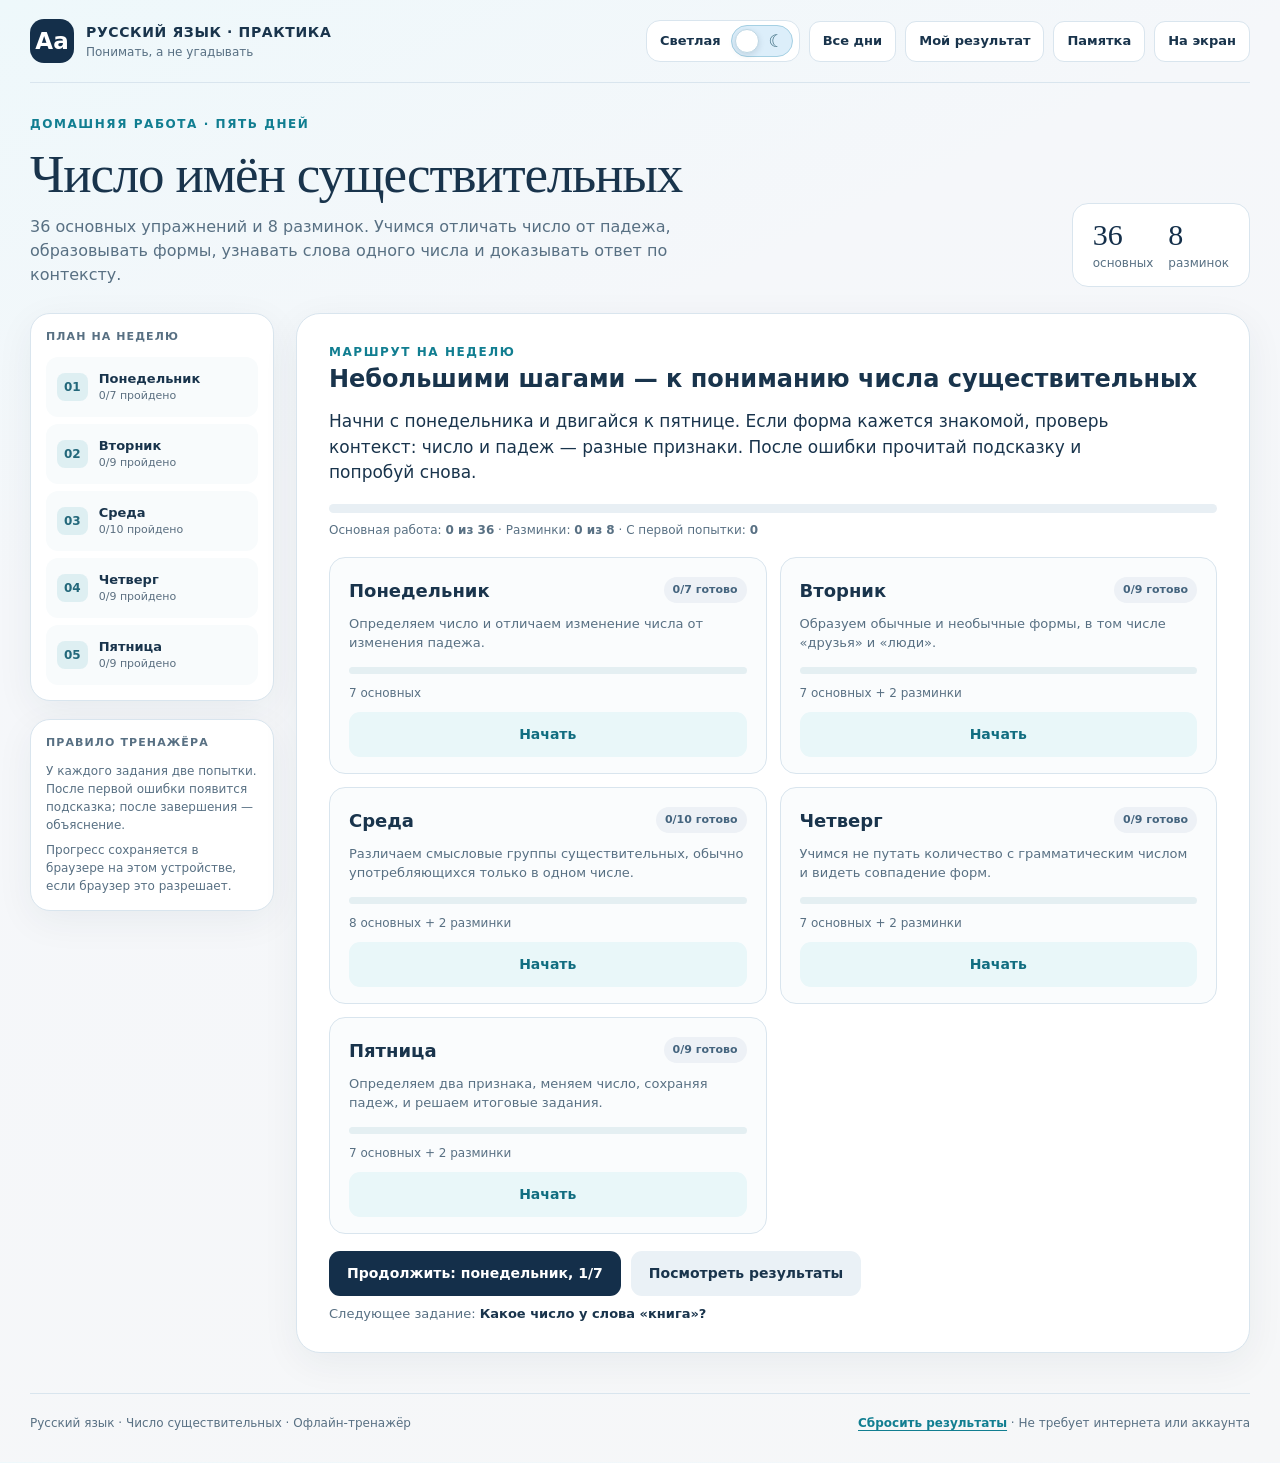
<file: russian-noun-number/index.html>
<!doctype html>
<html lang="ru">
<head>
<meta charset="utf-8">
<meta name="viewport" content="width=device-width, initial-scale=1">
<script>try{if(localStorage.getItem("noun-number-theme-v1")==="dark")document.documentElement.dataset.theme="dark"}catch(e){}</script>
<meta name="theme-color" content="#142f4a">
<meta name="description" content="Интерактивный офлайн-тренажёр по числу имён существительных: 36 заданий, 8 разминок, пять дней, подсказки, объяснения и отчёт.">
<title>Число имён существительных — неделя практики</title>
<style>
:root{--page:#f4f7fa;--paper:#fff;--ink:#19344c;--muted:#587083;--accent:#117e91;--accentlight:#e6f6f8;--edge:#d9e5ee;--navy:#142f4a;--red:#a62f37;--redbg:#fff0f0;--green:#116347;--greenbg:#e9f8ef;--sand:#fff5e4;--shadow:0 10px 38px rgba(20,47,74,.06)}
*{box-sizing:border-box}html{scroll-behavior:smooth}body{font-family:system-ui,-apple-system,"Segoe UI",Roboto,Arial,sans-serif;background:linear-gradient(155deg,#eef8fb 0,#f5f7fa 30%,#f6f7f8 100%);color:var(--ink);margin:0;line-height:1.5}button,input{font:inherit}button{cursor:pointer}button:disabled{cursor:default;opacity:.62}button:focus-visible,input:focus-visible{outline:3px solid #cf982f;outline-offset:3px}.wrap{max-width:1330px;padding:0 30px;margin:0 auto}.top{height:auto;min-height:83px;display:flex;align-items:center;justify-content:space-between;gap:14px;border-bottom:1px solid var(--edge)}.brand{display:flex;align-items:center;gap:12px}.logo{width:44px;height:44px;flex:0 0 44px;background:var(--navy);color:white;border-radius:14px;display:grid;place-items:center;font-size:23px;font-weight:800}.bname{font-size:14px;font-weight:850;letter-spacing:.045em}.bsub{font-size:12px;color:var(--muted)}.header-tools{display:flex;align-items:center;flex-wrap:wrap;gap:9px}.ghost{background:white;border:1px solid var(--edge);border-radius:11px;padding:9px 13px;color:var(--ink);font-size:13px;font-weight:700;min-height:41px}.ghost:hover{background:#eef8fb}.hero{display:flex;justify-content:space-between;align-items:end;gap:20px;padding:32px 0 26px}.eyebrow{font-size:12px;letter-spacing:.13em;text-transform:uppercase;color:var(--accent);font-weight:850}.hero h1{font-family:Georgia,'Times New Roman',serif;font-size:clamp(32px,4.5vw,53px);line-height:1.12;font-weight:500;letter-spacing:-.022em;margin:12px 0 11px}.hero p{font-size:16px;color:var(--muted);margin:0;max-width:720px}.hero-tally{display:grid;grid-template-columns:auto auto;gap:3px 15px;background:white;border:1px solid var(--edge);border-radius:16px;padding:14px 20px;white-space:nowrap}.big{font-family:Georgia,serif;font-size:30px;color:var(--navy);line-height:1.1}.small{font-size:12px;color:var(--muted)}.layout{display:grid;grid-template-columns:244px minmax(0,1fr);align-items:start;gap:22px}.sidebar{display:flex;flex-direction:column;gap:18px}.sideblock{background:#fff;border:1px solid var(--edge);border-radius:20px;padding:15px;box-shadow:var(--shadow)}.side-title{font-size:11px;text-transform:uppercase;color:var(--muted);letter-spacing:.1em;font-weight:850;margin:0 0 11px}.daynav{display:grid;gap:7px}.daylink{width:100%;display:flex;align-items:center;gap:11px;text-align:left;background:#f8fbfc;border:1px solid transparent;border-radius:12px;padding:11px 10px;color:var(--ink)}.daylink:hover{background:#eaf5f7}.daylink.active{background:var(--navy);color:#fff}.daynum{border-radius:8px;background:#deeff2;padding:5px 7px;font-size:12px;font-weight:850;color:#23687b}.daylink.active .daynum{background:#345977;color:#fff}.daycopy{flex:1;min-width:0}.daycopy strong{font-size:13px;display:block}.daycopy span{display:block;font-size:11px;opacity:.7}.daylink .tick{font-size:11px;opacity:.8}.mini-progress{height:7px;background:#e4eff2;border-radius:8px;overflow:hidden;margin-top:4px}.mini-fill{height:100%;background:var(--accent);transition:width .2s}.small-note{font-size:12px;color:var(--muted);margin:7px 0 0}.content{min-width:0}.panel{background:white;border:1px solid var(--edge);box-shadow:var(--shadow);border-radius:24px;padding:29px 32px;margin-bottom:22px}.panel h2{font-size:24px;margin:0 0 12px}.panel p{margin:9px 0;color:var(--muted)}.intro-lead{font-size:17px!important;color:var(--ink)!important;max-width:800px}.overall{background:#e8eff4;border-radius:99px;overflow:hidden;height:9px;margin:18px 0 8px}.overall > div{height:100%;background:var(--accent);transition:width .22s}.day-grid{display:grid;grid-template-columns:repeat(2,minmax(0,1fr));gap:13px;margin-top:18px}.day-card{padding:19px 19px 16px;border:1px solid var(--edge);border-radius:16px;background:#fafcfd;display:flex;flex-direction:column;gap:10px;min-height:204px}.day-card p{font-size:13px;margin:0;color:var(--muted)}.day-card-head{display:flex;justify-content:space-between;align-items:start;gap:8px}.day-card h3{font-size:18px;margin:0}.chip{display:inline-flex;align-items:center;gap:5px;font-weight:800;font-size:11px;padding:5px 9px;background:var(--accentlight);color:#0b7285;border-radius:99px;white-space:nowrap}.chip.soft{background:#edf1f6;color:#44647e}.chip.warm{background:var(--sand);color:#936720}.wide{width:100%}.btn{border:0;border-radius:11px;background:#eaf1f6;color:var(--ink);font-size:14px;padding:11px 18px;min-height:45px;font-weight:800}.btn.primary{background:var(--navy);color:white}.btn.primary:hover{background:#245577}.btn:hover:not(:disabled){filter:brightness(.97)}.btn.light{background:#e9f7f9;color:#116d80}.actions{display:flex;gap:10px;flex-wrap:wrap;margin:17px 0 0}.day-icon{font-size:26px}.day-top{display:flex;justify-content:space-between;align-items:center;flex-wrap:wrap;gap:10px}.day-title{font-family:Georgia,serif;font-size:37px!important;font-weight:500;margin:5px 0 0!important}.day-path{font-size:14px;color:var(--muted)}.tasks{display:grid;grid-template-columns:repeat(10,minmax(0,1fr));gap:7px;margin:17px 0 0}.task{border:1px solid #cedee6;border-radius:9px;background:#f6fafb;min-width:0;height:40px;font-size:12px;font-weight:800}.task.completed-first{background:#e7f5eb;border-color:#a7ccb5;color:#14603d}.task.completed-second{background:#fff3d8;border-color:#e8cb83;color:#7e631e}.task.completed-revealed{background:#f9e7df;border-color:#e1ab99;color:#834637}.task.current{outline:3px solid var(--accent);outline-offset:2px}.qtop{display:flex;justify-content:space-between;align-items:center;gap:8px;margin-bottom:19px;flex-wrap:wrap}.qmeta{color:var(--muted);font-size:12px;font-weight:700}.qtitle{font-size:25px;line-height:1.33;letter-spacing:-.014em;margin:0 0 18px;font-weight:800}.quote{background:#f3f8fb;padding:25px 20px;border-radius:15px;text-align:center;font-family:Georgia,serif;font-size:clamp(22px,3vw,34px);line-height:1.4;overflow-wrap:anywhere;margin-bottom:20px}.quote mark{background:#d2edf0;color:#0f5260;border-radius:5px;padding:0 .08em;box-decoration-break:clone}.attemptline{display:flex;justify-content:space-between;gap:9px;color:var(--muted);font-size:12px;margin:0 0 12px}.answers{display:grid;grid-template-columns:repeat(2,minmax(0,1fr));gap:11px}.answer{border:1.5px solid var(--edge);border-radius:12px;text-align:left;padding:13px 14px;min-height:72px;background:#fff;color:var(--ink);font-size:15px;font-weight:650;display:flex;align-items:center;gap:12px}.answer:hover:not(:disabled){background:#f3fafc;border-color:#80b8c3}.answer .letter{flex:0 0 29px;height:29px;border:1px solid #d1e0e8;display:grid;place-items:center;border-radius:8px;color:#557181;font-size:12px}.answer.wrong{background:var(--redbg);border-color:#d77c83;color:var(--red)}.answer.correct{background:var(--greenbg);border-color:#7bb899;color:var(--green)}.answer.wrong .letter,.answer.correct .letter{border-color:currentColor;color:inherit}.answer:disabled{opacity:1}.feedback{border-radius:15px;padding:18px 20px;margin:20px 0 0}.feedback.try{background:#fff6e8;border:1px solid #eed4a2}.feedback.good{background:#edf8f0;border:1px solid #bcdcc8}.feedback.reveal{background:#f7f3ea;border:1px solid #e7d8b8}.feedback h3{margin:0 0 7px;font-size:17px}.feedback p{color:var(--ink);font-size:14px;line-height:1.6;margin:8px 0}.chain{background:#fff;border-radius:11px;padding:11px 12px;margin:12px 0 0;font-size:14px;font-weight:750;color:#216879}.qfoot{border-top:1px solid var(--edge);padding-top:18px;margin-top:22px;display:flex;justify-content:space-between;gap:10px;align-items:center}.muted{color:var(--muted)}.small-label{font-size:12px;color:var(--muted)}.result-numbers{display:grid;grid-template-columns:repeat(3,minmax(0,1fr));gap:10px;margin:22px 0}.resstat{background:#f2f7f9;border:1px solid var(--edge);border-radius:14px;padding:16px}.resstat strong{font:normal 33px Georgia,serif;display:block}.resstat span{font-size:12px;color:var(--muted)}.result-lines{display:grid;gap:7px}.result-line{display:grid;grid-template-columns:200px 1fr 80px;gap:8px;align-items:center;padding:10px 0;border-bottom:1px solid var(--edge);font-size:14px}.result-line .pbar{height:8px;background:#e7edf1;border-radius:8px;overflow:hidden}.result-line .pbar span{display:block;height:100%;background:var(--accent)}.textinput{display:block;border:1px solid #cbdde5;border-radius:10px;max-width:360px;width:100%;padding:10px 13px;min-height:45px;margin:7px 0 15px}.reporttxt{display:block;width:100%;min-height:240px;max-height:480px;padding:14px;border:1px solid #cddde4;border-radius:13px;font:13px/1.6 ui-monospace,SFMono-Regular,Consolas,monospace;color:var(--ink);background:#fbfcfd;resize:vertical;white-space:pre-wrap}.warning{font-size:12px;padding:10px 13px;background:#f8f4e7;border-radius:10px;color:#756222;margin:15px 0}.footer{display:flex;justify-content:space-between;flex-wrap:wrap;gap:10px;border-top:1px solid var(--edge);padding:20px 0 30px;margin-top:18px;font-size:12px;color:var(--muted)}.linkbtn{border:0;background:transparent;color:var(--accent);text-decoration:underline;text-underline-offset:3px;padding:0;font-weight:750}dialog{border:1px solid var(--edge);width:min(760px,calc(100% - 28px));max-height:88dvh;overflow:auto;border-radius:20px;padding:28px;color:var(--ink);box-shadow:0 30px 80px #10263b55}dialog::backdrop{background:#132e44bb;backdrop-filter:blur(3px)}.dlg-head{display:flex;justify-content:space-between;align-items:start;gap:12px}.dlg-head h2{font:normal 31px Georgia,serif;margin:0 0 15px}.close{border:0;background:#eaf2f7;border-radius:9px;width:34px;height:34px;font-size:22px}.rule{padding:16px 0;border-top:1px solid var(--edge)}.rule h3{margin:0 0 6px;font-size:17px}.rule p{margin:5px 0;font-size:14px;line-height:1.65}.mini-table{width:100%;border-collapse:collapse;font-size:13px;margin:10px 0}.mini-table td,.mini-table th{border-bottom:1px solid var(--edge);padding:9px;text-align:left;vertical-align:top}.mini-table th{background:#f3f8fa}.helpnote{border-radius:11px;padding:11px 14px;background:#eaf6f8;font-size:14px}.sr{position:absolute!important;width:1px;height:1px;overflow:hidden;clip:rect(0 0 0 0);white-space:nowrap}.fullscreen .layout{grid-template-columns:minmax(0,1fr)}.fullscreen .sidebar,.fullscreen .hero,.fullscreen .footer{display:none}.fullscreen .content{max-width:1050px;margin:20px auto 0;width:100%}.fullscreen .qtitle{font-size:32px}.fullscreen .quote{font-size:39px}.fullscreen .answer{font-size:20px;min-height:82px}.hide{display:none!important}
@media(max-width:1000px){.wrap{padding:0 19px}.layout{grid-template-columns:205px minmax(0,1fr);gap:14px}.panel{padding:23px}.day-grid{grid-template-columns:1fr}.answers{grid-template-columns:1fr}.tasks{grid-template-columns:repeat(8,minmax(0,1fr))}}
@media(max-width:750px){.wrap{padding:0 14px}.top{padding:13px 0;min-height:73px;flex-wrap:wrap}.logo{height:37px;width:37px;flex-basis:37px;font-size:20px}.bname{font-size:12px}.bsub{font-size:10px}.header-tools{gap:5px}.ghost{font-size:12px;padding:9px}.hero{display:block;padding:23px 0 17px}.hero p{font-size:14px}.hero-tally{display:inline-grid;margin-top:16px}.layout{display:flex;flex-direction:column}.sidebar{width:100%}.sideblock{padding:9px 11px}.side-title{display:none}.daynav{grid-template-columns:repeat(5,minmax(0,1fr));gap:4px}.daylink{padding:9px 2px;min-width:0;flex-direction:column;gap:4px;text-align:center}.daycopy strong{font-size:11px}.daycopy span,.daynum,.daylink .tick{display:none}.sidebar .sideblock:nth-child(2){display:none}.content{width:100%}.panel{padding:22px 17px;border-radius:19px}.panel h2{font-size:22px}.day-title{font-size:30px!important}.qtitle{font-size:23px}.quote{font-size:25px;padding:20px 12px}.tasks{grid-template-columns:repeat(7,minmax(0,1fr))}.answer{min-height:65px}.qfoot{gap:8px}.btn{padding:10px 12px}.result-line{grid-template-columns:125px 1fr 48px;font-size:12px}.fullscreen .quote{font-size:29px}.fullscreen .qtitle{font-size:25px}.fullscreen .answer{font-size:17px;min-height:67px}}
@media(max-width:390px){.daycopy strong{font-size:10px}.tasks{grid-template-columns:repeat(6,minmax(0,1fr))}.day-grid{gap:10px}.panel{padding:19px 13px}.qtitle{font-size:21px}.quote{font-size:23px}.qtop{margin-bottom:13px}.resstat{padding:11px 8px}.resstat strong{font-size:25px}.resstat span{font-size:10px}}
@media print{body{background:#fff}.top,.sidebar,.hero,.footer,.actions,.btn,.linkbtn{display:none!important}.layout{display:block}.panel{border:0;box-shadow:none}.reporttxt{height:auto;max-height:none}.wrap{max-width:100%}}
@media(prefers-reduced-motion:reduce){*{scroll-behavior:auto!important;transition:none!important}}
/* Точечные улучшения чтения без изменения привычного интерфейса */
.hero h1{max-width:820px}.quote mark{font-weight:700}.chain{overflow-wrap:anywhere}
@media(max-width:390px){.hero h1{font-size:31px}.daynav{gap:3px}}
</style>
<link rel="stylesheet" href="theme.css">
<link rel="stylesheet" href="navigation.css">
</head>
<body>
<div class="wrap">
<header class="top"><div class="brand"><div class="logo" aria-hidden="true">Аа</div><div><div class="bname">РУССКИЙ ЯЗЫК · ПРАКТИКА</div><div class="bsub">Понимать, а не угадывать</div></div></div><div class="header-tools"><label class="theme-switcher" for="theme-switch"><span id="theme-name" class="theme-name">Светлая</span><input id="theme-switch" type="checkbox" role="switch" aria-checked="false" aria-label="Светлая тема включена"><span class="theme-track" aria-hidden="true"><span>☀</span><span>☾</span><span class="theme-thumb"></span></span></label><button class="ghost" id="home-button" type="button">Все дни</button><button class="ghost" id="report-button" type="button">Мой результат</button><button class="ghost" id="help-button" type="button">Памятка</button><button class="ghost" id="full-button" type="button" aria-pressed="false">На экран</button></div></header>
<section class="hero"><div><div class="eyebrow">Домашняя работа · пять дней</div><h1>Число имён существительных</h1><p>36 основных упражнений и 8 разминок. Учимся отличать число от падежа, образовывать формы, узнавать слова одного числа и доказывать ответ по контексту.</p></div><div class="hero-tally"><span class="big">36</span><span class="big">8</span><span class="small">основных</span><span class="small">разминок</span></div></section>
<main class="layout"><aside class="sidebar"><div class="sideblock"><p class="side-title">План на неделю</p><nav class="daynav" id="daynav" aria-label="Дни домашней работы"></nav></div><div class="sideblock"><p class="side-title">Правило тренажёра</p><p class="small-note">У каждого задания две попытки. После первой ошибки появится подсказка; после завершения — объяснение.</p><p class="small-note">Прогресс сохраняется в браузере на этом устройстве, если браузер это разрешает.</p></div></aside><section id="app" class="content" aria-live="off"></section></main>
<footer class="footer"><span>Русский язык · Число существительных · Офлайн-тренажёр</span><span><button class="linkbtn" id="reset-button" type="button">Сбросить результаты</button> · Не требует интернета или аккаунта</span></footer></div>
<div id="announcement" aria-live="polite" aria-atomic="true" class="sr"></div>
<dialog id="help-dialog"><div class="dlg-head"><h2>Памятка: число существительного</h2><button class="close" data-close="help-dialog" aria-label="Закрыть">×</button></div>
<div class="rule"><h3>Единственное и множественное число</h3><p>Число — грамматический признак существительного, который <b>обычно</b> помогает различать один предмет и несколько: <b>книга — книги, стол — столы, окно — окна</b>.</p><p>Не путай грамматическое число с количеством в реальности: «молодёжь собралась» — ед. ч., хотя людей много; «одни ножницы лежат» — мн. ч., хотя предмет может быть один.</p></div>
<div class="rule"><h3>Как образуются формы?</h3><p>У многих существительных меняется окончание: <b>стол — столы, окно — окна, мяч — мячи, письмо — письма</b>. Но не все формы образуются одинаково: <b>друг — друзья, дерево — деревья, ребёнок — дети, человек — люди</b>.</p><p>Когда задание просит образовать форму, проверь, какое <b>число и падеж</b> нужны.</p></div>
<div class="rule"><h3>Слова только одного числа (в обычном употреблении)</h3><table class="mini-table"><thead><tr><th>Обычно только ед. ч.</th><th>Обычно только мн. ч.</th></tr></thead><tbody><tr><td>Вещества: молоко, золото, сахар</td><td>Вещества: сливки, чернила, дрожжи</td></tr><tr><td>Понятия и качества: любовь, смелость, доброта</td><td>Парные и составные предметы: ножницы, брюки, очки</td></tr><tr><td>Совокупности: молодёжь, листва, студенчество</td><td>Время: сутки, каникулы, сумерки; игры: шахматы, прятки</td></tr></tbody></table><p>Это основные школьные закономерности. У некоторых слов есть особые значения и нестандартные употребления, поэтому не превращай примеры в правило без исключений.</p></div>
<div class="rule"><h3>Как различить число, если формы совпадают?</h3><p><b>Нет книги</b> — Р. п., <b>ед. ч.</b>; <b>Книги лежат</b> — И. п., <b>мн. ч.</b>. Существительное выглядит одинаково, но помогает предложение целиком.</p><p>1. Найди существительное. 2. Выясни его связь с другими словами. 3. Обрати внимание на форму сказуемого и согласованных слов. 4. Установи число. 5. Если нужно, <b>отдельно</b> определи падеж.</p><p>Сравни: <b>нет новой книги</b> и <b>новые книги лежат</b>.</p></div>
<div class="rule"><h3>Падеж ≠ число</h3><table class="mini-table"><thead><tr><th>Падеж</th><th>Единственное</th><th>Множественное</th></tr></thead><tbody><tr><td>В. п.</td><td>вижу книгу</td><td>вижу книги</td></tr><tr><td>Р. п.</td><td>нет книги</td><td>нет книг</td></tr></tbody></table><p>Падеж зависит от связи слов и грамматической конструкции. Число — другой признак существительного. Одинаковое написание не означает одинаковые грамматические признаки.</p></div>
<div class="rule"><h3>Как устроены попытки</h3><p>После первой ошибки появится индивидуальная подсказка и останется ещё одна попытка. После правильного ответа или второй ошибки откроется подробное объяснение. Разминки не влияют на основной результат. Прогресс хранится только в этом браузере (если разрешено), а отчёт можно скачать и передать учителю.</p></div></dialog>
<dialog id="reset-dialog"><div class="dlg-head"><h2>Сбросить результаты?</h2><button class="close" data-close="reset-dialog" aria-label="Закрыть">×</button></div><p>Все ответы и результаты повторного прохождения в этом браузере будут удалены. Действие необратимо.</p><div class="actions"><button class="btn primary" id="confirm-reset" type="button">Да, начать заново</button><button class="btn" data-close="reset-dialog" type="button">Отмена</button></div></dialog>
<noscript><p style="padding:30px">Для тренажёра требуется JavaScript. Включите его в браузере.</p></noscript>
<script>
const DATA = [{"id":"q01","day":"mon","topic":"base","phrase":"На парте лежит книга.","prompt":"Какое число у слова «книга»?","options":["Слово «книга» вообще не изменяется по числам","Единственное: речь об одной книге","Множественное: книги могут лежать стопкой","Число нельзя определить из предложения"],"answer":1,"hint":"Найди существительное и посмотри, об одном предмете говорится или о нескольких. Помогает и форма «лежит».","explain":["«Книга» — единственное число. В предложении названа одна книга; сказуемое «лежит» стоит в единственном числе. У существительного есть и форма множественного числа: «книги»."],"chain":"книга → ед. ч.","warm":false,"num":1,"targets":["книга"],"wrong":{}},{"id":"q02","day":"mon","topic":"base","phrase":"У стены стоят столы.","prompt":"Какое число у слова «столы»?","options":["Множественное: названы несколько столов","Определить число нельзя даже в предложении","Единственное: столы можно считать одним набором","Единственное: это форма родительного падежа"],"answer":0,"hint":"Сравни «стол стоит» и «столы стоят». Как меняются существительное и глагол?","explain":["«Столы» — множественное число. Форма «стоят» согласуется с подлежащим во множественном числе. Начальная форма единственного числа — «стол»."],"chain":"столы стоят → мн. ч.","warm":false,"num":2,"targets":["столы"],"wrong":{}},{"id":"q03","day":"mon","topic":"base","phrase":"В классе открыты окна.","prompt":"Какое число у слова «окна» в этом предложении?","options":["Единственное: «окна» бывает родительным падежом","Нельзя определить, потому что форма совпадает","Единственное: «окна» всегда означает одно окно","Множественное: открыты несколько окон"],"answer":3,"hint":"Вне предложения «окна» бывает неоднозначным. Здесь обрати внимание на слово «открыты» и смысл высказывания.","explain":["В предложении «окна» имеет форму множественного числа: «окна открыты». Сама форма «окна» встречается и в родительном падеже единственного числа («нет окна»), поэтому контекст важен."],"chain":"открыты что? → окна → И. п., мн. ч.","warm":false,"num":3,"targets":["окна"],"wrong":{}},{"id":"q04","day":"mon","topic":"compare","phrase":"Вижу книгу. → Вижу книги.","prompt":"Что изменилось в выделенных формах?","options":["Ни падеж, ни число","Только падеж","Только число","И падеж, и число"],"answer":2,"hint":"В обеих фразах вопрос от глагола одинаковый: «вижу что?». Сравни количество предметов.","explain":["Обе формы стоят в винительном падеже: «вижу что?». «Книгу» — единственное число, «книги» — множественное. Изменилось только число."],"chain":"В. п.: книгу (ед. ч.) → книги (мн. ч.)","warm":false,"num":4,"targets":["книгу","книги"],"wrong":{}},{"id":"q05","day":"mon","topic":"compare","phrase":"Нет книги. → Нет книг.","prompt":"Что изменилось в выделенных формах?","options":["Ничего не изменилось","Только число","Только падеж","И падеж, и число"],"answer":1,"hint":"В обоих случаях есть слово «нет». Назови падеж каждой формы, а затем сравни количество книг.","explain":["«Нет книги» — родительный падеж единственного числа; «нет книг» — родительный падеж множественного. Падеж остался тем же, изменилось число."],"chain":"Р. п.: книги (ед. ч.) → книг (мн. ч.)","warm":false,"num":5,"targets":["книги","книг"],"wrong":{}},{"id":"q06","day":"mon","topic":"compare","phrase":"Вижу книгу. → Нет книги.","prompt":"Что изменилось в форме существительного?","options":["Только падеж","И падеж, и число","Ни падеж, ни число","Только число"],"answer":0,"hint":"Количество книг можно считать одинаковым. Сравни вопросы к словам: «вижу что?» и «нет чего?».","explain":["«Книгу» — винительный падеж единственного числа; «книги» — родительный падеж единственного. Число не изменилось, изменился падеж."],"chain":"В. п., ед. ч. → Р. п., ед. ч.","warm":false,"num":6,"targets":["книгу","книги"],"wrong":{}},{"id":"q07","day":"mon","topic":"compare","phrase":"Читаю книгу. → Нет книг.","prompt":"Что изменилось в форме существительного?","options":["Только падеж","Только число","Ни падеж, ни число","И падеж, и число"],"answer":3,"hint":"Сначала сравни падежные вопросы, затем отдельно определи количество книг в каждой конструкции.","explain":["«Читаю книгу» — винительный падеж единственного числа; «нет книг» — родительный падеж множественного. Изменились и падеж, и число."],"chain":"В. п., ед. ч. → Р. п., мн. ч.","warm":false,"num":7,"targets":["книгу","книг"],"wrong":{}},{"id":"w01","day":"tue","topic":"warm","phrase":"На парте лежат карандаши.","prompt":"Какое число у слова «карандаши»?","options":["Определить нельзя","Единственное","Множественное","Не имеет числа"],"answer":2,"hint":"Сравни «лежит карандаш» и предложение на экране.","explain":["«Карандаши» — множественное число; с ним согласуется глагол «лежат»."],"chain":"карандаши лежат → мн. ч.","warm":true,"num":1,"targets":["карандаши"],"wrong":{}},{"id":"w02","day":"tue","topic":"warm","phrase":"Вижу книгу. → Нет книги.","prompt":"Что изменилось?","options":["Ни падеж, ни число","Только падеж","Только число","И падеж, и число"],"answer":1,"hint":"Сохранилось ли количество книг? Сравни вопросы «вижу что?» и «нет чего?».","explain":["Обе формы единственного числа. Изменился падеж: В. п. → Р. п."],"chain":"книгу (В. п., ед. ч.) → книги (Р. п., ед. ч.)","warm":true,"num":2,"targets":["книгу","книги"],"wrong":{}},{"id":"q08","day":"tue","topic":"forms","phrase":"стол","prompt":"Какая форма И. п. множественного числа?","options":["столы","стола","столам","столом"],"answer":0,"hint":"Проверь сочетанием «в комнате стоят ...». Нужна форма, которая может быть подлежащим.","explain":["Именительный падеж множественного числа — «столы»: «Столы стоят у окна». «Столам» — дательный множественного, «столом» — творительный единственного, «стола» — родительный единственного."],"chain":"стол → столы (И. п., мн. ч.)","warm":false,"num":8,"targets":["стол"],"wrong":{}},{"id":"q09","day":"tue","topic":"forms","phrase":"окно","prompt":"Какая форма И. п. множественного числа?","options":["окном","окне","окон","окна"],"answer":3,"hint":"Составь предложение с несколькими предметами: «Все ... открыты».","explain":["«Окна» — именительный падеж множественного числа: «Окна открыты». «Окон» — родительный множественного; «окном» — творительный единственного; «окне» — предложный единственного."],"chain":"окно → окна (И. п., мн. ч.)","warm":false,"num":9,"targets":["окно"],"wrong":{}},{"id":"q10","day":"tue","topic":"forms","phrase":"мяч","prompt":"Какая форма И. п. множественного числа?","options":["мячу","мячами","мячи","мяча"],"answer":2,"hint":"Продолжи: «На полу лежат разноцветные ...».","explain":["Форма именительного падежа множественного числа — «мячи». «Мячами» — творительный множественного числа; другие варианты относятся к единственному."],"chain":"мяч → мячи (И. п., мн. ч.)","warm":false,"num":10,"targets":["мяч"],"wrong":{}},{"id":"q11","day":"tue","topic":"forms","phrase":"письмо","prompt":"Какая форма И. п. множественного числа?","options":["письмом","письма","писем","письмах"],"answer":1,"hint":"Подставь после «пришли новые ...». Следи за падежом, а не только за значением множества.","explain":["«Письма» — именительный падеж множественного числа. «Писем» — родительный множественного, «письмах» — предложный множественного, «письмом» — творительный единственного."],"chain":"письмо → письма (И. п., мн. ч.)","warm":false,"num":11,"targets":["письмо"],"wrong":{}},{"id":"q12","day":"tue","topic":"irregular","phrase":"друг","prompt":"Какая форма И. п. множественного числа?","options":["друзья","друзей","друга","друзьям"],"answer":0,"hint":"Подумай, как сказать о нескольких товарищах: «Мои ... пришли».","explain":["«Друзья» — именительный падеж множественного числа слова «друг». Форма образуется не простым добавлением -ы или -и. «Друзей», «друзьям» — формы множественного, но других падежей."],"chain":"друг → друзья (И. п., мн. ч.)","warm":false,"num":12,"targets":["друг"],"wrong":{}},{"id":"q13","day":"tue","topic":"irregular","phrase":"дети","prompt":"Какое существительное является обычной парной формой ед. числа?","options":["детство","ребята","малыш","ребёнок"],"answer":3,"hint":"Ищи пару, которая обозначает одного представителя той же группы, а не просто похожее по смыслу слово.","explain":["Обычная пара по числу: «ребёнок — дети». «Малыш» — другое существительное, «ребята» тоже множественное, «детство» обозначает период жизни."],"chain":"ребёнок → дети","warm":false,"num":13,"targets":["дети"],"wrong":{}},{"id":"q14","day":"tue","topic":"irregular","phrase":"человек → ?","prompt":"Какая обычная форма И. п. множественного числа?","options":["народ","человеком","люди","человека"],"answer":2,"hint":"Скажи: «Один человек, а несколько ...». Не выбирай форму другого падежа.","explain":["Обычная форма именительного множественного числа слова «человек» — «люди». «Народ» — другое слово, обозначающее совокупность людей."],"chain":"человек → люди","warm":false,"num":14,"targets":["человек"],"wrong":{}},{"id":"w03","day":"wed","topic":"warm","phrase":"дерево","prompt":"Как образуется И. п. множественного числа?","options":["дерева","деревья","деревом","деревьев"],"answer":1,"hint":"Продолжи: «В парке растут высокие ...».","explain":["«Деревья» — именительный падеж множественного числа. «Деревьев» — родительный множественного."],"chain":"дерево → деревья","warm":true,"num":3,"targets":["дерево"],"wrong":{}},{"id":"w04","day":"wed","topic":"warm","phrase":"У меня нет книг.","prompt":"Каковы падеж и число выделенного существительного?","options":["Р. п., мн. ч.","В. п., ед. ч.","Р. п., ед. ч.","И. п., мн. ч."],"answer":0,"hint":"Сначала определи падеж по «нет чего?», затем подумай о количестве книг.","explain":["«Нет книг» — родительный падеж множественного числа. Для одной книги сказали бы «нет книги»."],"chain":"нет чего? → книг → Р. п., мн. ч.","warm":true,"num":4,"targets":["книг"],"wrong":{}},{"id":"q15","day":"wed","topic":"onlysing","phrase":"В чашку налили молоко.","prompt":"К какой смысловой группе относится «молоко»?","options":["Отвлечённые понятия","Названия игр","Парные предметы","Вещества и материалы"],"answer":3,"hint":"Подумай: здесь называют отдельный предмет, чувство или вещество?","explain":["«Молоко» в обычном значении — вещественное существительное, которое обычно употребляется в единственном числе. Формы множественного возможны в специальных значениях, но сейчас их не изучаем."],"chain":"молоко → вещество; обычно ед. ч.","warm":false,"num":15,"targets":["молоко"],"wrong":{}},{"id":"q16","day":"wed","topic":"onlysing","phrase":"Его доброта помогает другим.","prompt":"К какой смысловой группе относится «доброта»?","options":["Вещества","Парные предметы","Качества и отвлечённые понятия","Промежутки времени"],"answer":2,"hint":"Можно ли поставить «доброту» на стол как предмет? Или слово называет человеческое качество?","explain":["«Доброта» обозначает качество, отвлечённое понятие. В обычном значении это существительное употребляется в единственном числе."],"chain":"доброта → качество; обычно ед. ч.","warm":false,"num":16,"targets":["доброта"],"wrong":{}},{"id":"q17","day":"wed","topic":"onlysing","phrase":"Молодёжь собралась в зале.","prompt":"Почему «молодёжь» здесь имеет форму ед. числа?","options":["Потому что пришёл один человек","Потому что это название совокупности людей как единого целого","Потому что слово всегда стоит в В. п.","Потому что слово не является существительным"],"answer":1,"hint":"Посмотри на форму глагола «собралась». Слово называет группу людей как единое целое.","explain":["«Молодёжь» — собирательное существительное, обычно употребляющееся в единственном числе. Оно может обозначать многих людей; грамматическое число не равно количеству людей."],"chain":"молодёжь собралась → ед. ч.","warm":false,"num":17,"targets":["Молодёжь"],"wrong":{}},{"id":"q18","day":"wed","topic":"onlysing","phrase":"Осенью листва пожелтела.","prompt":"Какую смысловую группу представляет «листва»?","options":["Совокупность предметов как единое целое","Парные предметы","Меры времени","Игры и занятия"],"answer":0,"hint":"Листьев на дереве много, но говорим «листва пожелтела». Как слово представляет множество?","explain":["«Листва» обозначает множество листьев как единое целое. В обычном значении слово употребляется в единственном числе: «листва пожелтела»."],"chain":"листва пожелтела → собирательное; ед. ч.","warm":false,"num":18,"targets":["листва"],"wrong":{}},{"id":"q19","day":"wed","topic":"onlyplural","phrase":"На столе лежат одни ножницы.","prompt":"Какое грамматическое число у слова «ножницы»?","options":["Единственное: слово «одни» означает один предмет","Число невозможно определить","Единственное: предмет один","Множественное: слово не имеет обычной формы ед. числа"],"answer":3,"hint":"Отдели количество предметов от грамматической формы. Как говорим: «ножницы лежат» или «ножницы лежит»?","explain":["«Ножницы» — существительное, употребляющееся только во множественном числе. «Одни ножницы» могут обозначать один предмет, но грамматическое число остаётся множественным."],"chain":"одни ножницы лежат → мн. ч.","warm":false,"num":19,"targets":["ножницы"],"wrong":{}},{"id":"q20","day":"wed","topic":"onlyplural","phrase":"Чернила высохли.","prompt":"К какой группе слов только множественного числа относятся «чернила»?","options":["Чувства и качества","Парные предметы","Вещества и материалы","Игры"],"answer":2,"hint":"Что называют «чернила»: предмет с двумя частями, игру или вещество для письма?","explain":["«Чернила» — название вещества. В обычном употреблении слово имеет форму множественного числа: «чернила высохли»."],"chain":"чернила → вещество; мн. ч.","warm":false,"num":20,"targets":["Чернила"],"wrong":{}},{"id":"q21","day":"wed","topic":"onlyplural","phrase":"Сутки прошли незаметно.","prompt":"Какое объяснение верное?","options":["«Сутки» — единственное число, потому что это один промежуток времени","«Сутки» — множественное число: слово называет промежуток времени и не имеет обычной формы ед. числа","«Сутки» меняются по родам, но не имеют числа","Определить число можно только по количеству часов"],"answer":1,"hint":"Обрати внимание на сказуемое «прошли». Сравни грамматическую форму и реальную длительность суток.","explain":["«Сутки» — существительное, употребляющееся только во множественном числе. Даже «одни сутки» грамматически имеют форму множественного числа."],"chain":"сутки прошли → мн. ч.","warm":false,"num":21,"targets":["Сутки"],"wrong":{}},{"id":"q22","day":"wed","topic":"onlyplural","phrase":"Дети играли в прятки.","prompt":"К какой смысловой группе относится «прятки»?","options":["Названия игр и занятий","Отвлечённые качества","Вещества и материалы","Совокупности предметов"],"answer":0,"hint":"Это слово называет предмет, вещество или игру, в которую можно играть?","explain":["«Прятки» — название игры, употребляющееся только во множественном числе. Не все такие существительные обозначают парные предметы."],"chain":"прятки → игра; мн. ч.","warm":false,"num":22,"targets":["прятки"],"wrong":{}},{"id":"w05","day":"thu","topic":"warm","phrase":"В холодильнике осталось молоко.","prompt":"Как обычно употребляется слово «молоко»?","options":["Не имеет грамматического числа","В этом предложении это не существительное","Только в форме мн. числа","Обычно в форме ед. числа как название вещества"],"answer":3,"hint":"Вспомни смысловую группу названий веществ.","explain":["«Молоко» — вещественное существительное, обычно употребляющееся в единственном числе."],"chain":"молоко → вещество; обычно ед. ч.","warm":true,"num":5,"targets":["молоко"],"wrong":{}},{"id":"w06","day":"thu","topic":"warm","phrase":"В шкафу висят брюки.","prompt":"Какое число у слова «брюки»?","options":["Число зависит только от цвета брюк","Единственное, если брюки одни","Множественное, даже если предмет один","Числа у слова нет"],"answer":2,"hint":"Вспомни группу парных и составных предметов. С какой формой глагола употребляется слово?","explain":["«Брюки» — существительное только множественного числа. Можно сказать «одни брюки», но грамматически это множественное число."],"chain":"брюки висят → мн. ч.","warm":true,"num":6,"targets":["брюки"],"wrong":{}},{"id":"q23","day":"thu","topic":"context","phrase":"На праздник пришла молодёжь.","prompt":"Почему слово «молодёжь» грамматически в ед. числе?","options":["Потому что присутствовал ровно один человек","Потому что слово обозначает группу людей как целое и имеет форму ед. числа","Потому что все слова со значением множества стоят во мн. числе","Потому что в предложении нет числительного"],"answer":1,"hint":"Сравни «молодёжь пришла» и «молодые люди пришли». Изменилось обозначение группы.","explain":["Слово «молодёжь» называет группу людей как единое целое и грамматически имеет единственное число. Реальное количество людей может быть большим."],"chain":"молодёжь пришла → ед. ч.; людей может быть много","warm":false,"num":23,"targets":["молодёжь"],"wrong":{}},{"id":"q24","day":"thu","topic":"context","phrase":"На столе лежат одни ножницы.","prompt":"Выбери верное объяснение числа существительного.","options":["Мн. ч.: предмет может быть один, но у слова нет обычной формы ед. числа","Ед. ч.: слово «одни» превращает его в единственное","Число определить нельзя","Ед. ч.: одно изделие"],"answer":0,"hint":"Учитывай именно грамматическую форму слова. Какая форма у сказуемого «лежат»?","explain":["«Ножницы» грамматически стоят во множественном числе. Слово «одни» говорит об одной паре ножниц, но не превращает существительное в форму единственного числа."],"chain":"одни ножницы лежат → мн. ч.","warm":false,"num":24,"targets":["ножницы"],"wrong":{}},{"id":"q25","day":"thu","topic":"context","phrase":"У меня нет книги.","prompt":"Каковы падеж и число слова «книги»?","options":["В. п., мн. ч.","Р. п., мн. ч.","И. п., мн. ч.","Р. п., ед. ч."],"answer":3,"hint":"От слова «нет» задай вопрос «чего?». Потом сравни «нет книги» и «нет книг».","explain":["Нет чего? — книги: родительный падеж единственного числа. Форма «книги» выглядит так же, как И. п. множественного в другом предложении."],"chain":"нет чего? → книги → Р. п., ед. ч.","warm":false,"num":25,"targets":["книги"],"wrong":{}},{"id":"q26","day":"thu","topic":"context","phrase":"Книги лежат на столе.","prompt":"Каковы падеж и число слова «книги»?","options":["Р. п., ед. ч.","В. п., мн. ч.","И. п., мн. ч.","Д. п., ед. ч."],"answer":2,"hint":"Найди подлежащее: что лежит? Глагол «лежат» тоже помогает определить число.","explain":["«Книги» — подлежащее в именительном падеже множественного числа. Форма совпадает с родительным единственного числа в «нет книги», но связь и контекст другие."],"chain":"что лежит? → книги → И. п., мн. ч.","warm":false,"num":26,"targets":["Книги"],"wrong":{}},{"id":"q27","day":"thu","topic":"context","phrase":"Нет новой книги. → Новые книги лежат на полке.","prompt":"Что помогает различить число у одинаковой формы «книги»?","options":["Только одинаковое окончание существительного","Формы связанных слов «новой/новые» и контекст с глаголом «лежат»","Только место слова в начале или конце предложения","Число в этих предложениях определить нельзя"],"answer":1,"hint":"Посмотри на прилагательные «новой» и «новые», а также на глагол «лежат».","explain":["«Нет новой книги» — Р. п., ед. ч.; «новые книги лежат» — И. п., мн. ч. Различие видно по связанным словам и смыслу, даже если форма «книги» совпадает."],"chain":"новой книги → ед. ч.; новые книги лежат → мн. ч.","warm":false,"num":27,"targets":["книги"],"wrong":{}},{"id":"q28","day":"thu","topic":"agreement","phrase":"Выбери правильное предложение.","prompt":"Как согласовать глагол со словом «молодёжь»?","options":["Молодёжь собралась у школы.","Молодёжь собираются у школы.","Молодёжь собрались у школы.","Молодёжь собралось у школы."],"answer":0,"hint":"Слово обозначает много людей, но какова его грамматическая форма числа? Проверь обычное звучание предложения.","explain":["Правильно: «Молодёжь собралась у школы». Существительное грамматически единственного числа; сказуемое употреблено в соответствующей форме."],"chain":"молодёжь (ед. ч.) → собралась","warm":false,"num":28,"targets":[],"wrong":{}},{"id":"q29","day":"thu","topic":"agreement","phrase":"Выбери правильное предложение.","prompt":"Как согласовать глагол со словом «ножницы»?","options":["Ножницы лежала на полке.","Ножницы лежало на полке.","Ножницы лежит на полке.","Ножницы лежали на полке."],"answer":3,"hint":"Даже одни ножницы имеют грамматическую форму множественного числа. Какая форма глагола подходит?","explain":["Правильно: «Ножницы лежали на полке». Слово «ножницы» имеет форму множественного числа, и сказуемое согласуется с ним во множественном."],"chain":"ножницы (мн. ч.) → лежали","warm":false,"num":29,"targets":[],"wrong":{}},{"id":"w07","day":"fri","topic":"warm","phrase":"Листва пожелтела.","prompt":"Какое число у слова «листва»?","options":["Множественное, потому что форма глагола единственная","Множественное, потому что листьев много","Единственное, потому что слово называет множество как целое","Числа нет"],"answer":2,"hint":"Не считай листья по отдельности. Посмотри на слово и форму «пожелтела».","explain":["«Листва» — собирательное существительное в единственном числе. Оно обозначает много листьев как единое целое."],"chain":"листва пожелтела → ед. ч.","warm":true,"num":7,"targets":["Листва"],"wrong":{}},{"id":"w08","day":"fri","topic":"warm","phrase":"Нет тетради. → Тетради лежат на полке.","prompt":"Как различаются формы «тетради»?","options":["Обе И. п., мн. ч.","Сначала Р. п., ед. ч.; затем И. п., мн. ч.","Сначала И. п., ед. ч.; затем В. п., мн. ч.","Обе Р. п., ед. ч."],"answer":1,"hint":"Сначала используй конструкцию «нет чего?», затем найди подлежащее при «лежат».","explain":["«Нет тетради» — Р. п., ед. ч.; «Тетради лежат» — И. п., мн. ч. Внешне формы совпадают, но контекст различается."],"chain":"тетради: Р. п., ед. ч. → И. п., мн. ч.","warm":true,"num":8,"targets":["тетради","Тетради"],"wrong":{}},{"id":"q30","day":"fri","topic":"final","phrase":"Мальчик читает книгу.","prompt":"Укажи падеж и число слова «книгу».","options":["В. п., ед. ч.","Р. п., ед. ч.","И. п., ед. ч.","В. п., мн. ч."],"answer":0,"hint":"Задай вопрос от «читает» к «книгу», затем подумай, об одной книге говорится или о нескольких.","explain":["Читает что? — книгу. Это винительный падеж единственного числа. Во множественном с тем же глаголом было бы «читает книги»."],"chain":"читает что? → книгу → В. п., ед. ч.","warm":false,"num":30,"targets":["книгу"],"wrong":{}},{"id":"q31","day":"fri","topic":"final","phrase":"У меня нет книг.","prompt":"Укажи падеж и число слова «книг».","options":["Р. п., ед. ч.","И. п., мн. ч.","В. п., ед. ч.","Р. п., мн. ч."],"answer":3,"hint":"Определи падеж по слову «нет», а число — сравнением с «нет книги».","explain":["Нет чего? — книг: родительный падеж множественного числа. Для единственного числа сказали бы «нет книги»."],"chain":"нет чего? → книг → Р. п., мн. ч.","warm":false,"num":31,"targets":["книг"],"wrong":{}},{"id":"q32","day":"fri","topic":"final","phrase":"На уроке мы говорили о детях.","prompt":"Укажи падеж и число слова «детях».","options":["П. п., ед. ч.","В. п., мн. ч.","П. п., мн. ч.","Р. п., мн. ч."],"answer":2,"hint":"Вспомни вопрос с предлогом: «говорили о ком?». Затем определи, об одном ребёнке или нескольких говорили.","explain":["Говорили о ком? — о детях. Это предложный падеж множественного числа. Для одного ребёнка: «о ребёнке»."],"chain":"говорили о ком? → о детях → П. п., мн. ч.","warm":false,"num":32,"targets":["детях"],"wrong":{}},{"id":"q33","day":"fri","topic":"make","phrase":"Вижу книгу.","prompt":"Выбери вариант множественного числа, сохранив падеж.","options":["Вижу книг.","Вижу книги.","Нет книг.","Вижу книгам."],"answer":1,"hint":"Глагол и связь сохраняются: «вижу что?». Нужно изменить только количество предметов.","explain":["«Вижу книгу» → «вижу книги». Обе формы в винительном падеже; изменилось только число с единственного на множественное."],"chain":"вижу книгу → вижу книги (В. п.)","warm":false,"num":33,"targets":["книгу"],"wrong":{}},{"id":"q34","day":"fri","topic":"make","phrase":"Нет книги.","prompt":"Выбери вариант множественного числа, сохранив падеж.","options":["Нет книг.","Вижу книги.","Нет книгам.","Книги лежат."],"answer":0,"hint":"Оставь слово «нет» и вопрос «чего?». Измени только число.","explain":["«Нет книги» → «нет книг». Обе формы родительного падежа, но «книги» — ед. ч., а «книг» — мн. ч."],"chain":"нет книги → нет книг (Р. п.)","warm":false,"num":34,"targets":["книги"],"wrong":{}},{"id":"q35","day":"fri","topic":"final","phrase":"На площадке стояли столы. Рабочие перенесли стол в класс.","prompt":"Выбери верную пару признаков: «столы» → «стол».","options":["В. п., мн. ч. → И. п., ед. ч.","Р. п., мн. ч. → В. п., мн. ч.","И. п., ед. ч. → В. п., мн. ч.","И. п., мн. ч. → В. п., ед. ч."],"answer":3,"hint":"В первом предложении найди, что стояло; во втором — что перенесли. Затем сравни количество предметов.","explain":["«Столы стояли» — подлежащее, именительный падеж множественного числа. «Перенесли стол» — объект действия, винительный падеж единственного. Меняются оба признака."],"chain":"столы → И. п., мн. ч.; стол → В. п., ед. ч.","warm":false,"num":35,"targets":["столы","стол"],"wrong":{}},{"id":"q36","day":"fri","topic":"final","phrase":"У Даши нет книги. Книги лежат на полке.","prompt":"Выбери верную пару признаков у двух форм «книги».","options":["Р. п., мн. ч. → И. п., мн. ч.","В. п., ед. ч. → Р. п., мн. ч.","Р. п., ед. ч. → И. п., мн. ч.","И. п., ед. ч. → В. п., мн. ч."],"answer":2,"hint":"Слово написано одинаково. Но первая конструкция строится со словом «нет», а во второй «книги» — подлежащее при «лежат».","explain":["«Нет книги» — Р. п., ед. ч.; «Книги лежат» — И. п., мн. ч. Это итоговый пример: при совпадении формы нужно учитывать всю конструкцию."],"chain":"книги: Р. п., ед. ч. → И. п., мн. ч.","warm":false,"num":36,"targets":["книги","Книги"],"wrong":{}}];
const DAYS=[{"id":"mon","name":"Понедельник","num":"01","theme":"Число и отличие от падежа","desc":"Определяем число и отличаем изменение числа от изменения падежа."},{"id":"tue","name":"Вторник","num":"02","theme":"Образование множественного числа","desc":"Образуем обычные и необычные формы, в том числе «друзья» и «люди»."},{"id":"wed","name":"Среда","num":"03","theme":"Слова только одного числа","desc":"Различаем смысловые группы существительных, обычно употребляющихся только в одном числе."},{"id":"thu","name":"Четверг","num":"04","theme":"Число и контекст","desc":"Учимся не путать количество с грамматическим числом и видеть совпадение форм."},{"id":"fri","name":"Пятница","num":"05","theme":"Число и падеж вместе","desc":"Определяем два признака, меняем число, сохраняя падеж, и решаем итоговые задания."}];
const TOPIC_NAMES={"base":"Определяем число","compare":"Число или падеж","forms":"Образуем формы","irregular":"Необычные формы","onlysing":"Обычно только ед. число","onlyplural":"Обычно только мн. число","context":"Число в контексте","agreement":"Согласование","make":"Меняем число","final":"Число и падеж","warm":"Разминка"};
const MAIN=DATA.filter(q=>!q.warm), TOTAL=MAIN.length, KEY='russian-noun-number-week-36-plus-8-v1';
const fresh=()=>({version:2,answers:{},retry:{},student:''});
let state=fresh(),view='home',activeDay='mon',currentId=null,retryMode=false,retryIds=[],storageAvailable=true;
const el=id=>document.getElementById(id);
try{const raw=localStorage.getItem(KEY);if(raw){const s=JSON.parse(raw);if(s.version===2&&s.answers&&s.retry){state={...fresh(),...s};}}localStorage.setItem(KEY,JSON.stringify(state));}catch(e){storageAvailable=false;}
function persist(){try{localStorage.setItem(KEY,JSON.stringify(state));}catch(e){storageAvailable=false;}}
function safe(s){return String(s).replace(/[&<>"']/g,c=>({'&':'&amp;','<':'&lt;','>':'&gt;','"':'&quot;',"'":'&#39;'}[c]));}
function getItem(id){return DATA.find(q=>q.id===id);}
function picks(q,retry=false){const a=(retry?state.retry:state.answers)[q.id];return Array.isArray(a)?a:[];}
function status(q,retry=false){const a=picks(q,retry);if(a.includes(q.answer))return a.length===1?'first':'second';return a.length>=2?'revealed':'pending';}
function done(q,retry=false){return status(q,retry)!=='pending';}
function dayItems(day){return DATA.filter(q=>q.day===day);}
function dayCompleted(day){return dayItems(day).filter(q=>done(q)).length;}
function stats(){const s={completed:0,first:0,second:0,revealed:0,warmDone:0};DATA.forEach(q=>{const v=status(q);if(q.warm){if(v!=='pending')s.warmDone++;}else if(v!=='pending'){s.completed++;s[v]++;}});return s;}
function topicCounts(){return Object.keys(TOPIC_NAMES).filter(t=>t!=='warm').map(t=>{const list=MAIN.filter(q=>q.topic===t);return {topic:t,all:list.length,completed:list.filter(q=>done(q)).length,first:list.filter(q=>status(q)==='first').length,weak:list.filter(q=>['second','revealed'].includes(status(q))).length};});}
function escPhrase(q){const raw=String(q.phrase),ts=Array.isArray(q.targets)?q.targets:[];if(!ts.length)return safe(raw);const hits=[];for(const t of ts){if(!t)continue;let p=0;while((p=raw.indexOf(t,p))!==-1){const end=p+t.length;const prev=p>0?raw[p-1]:'';const next=end<raw.length?raw[end]:'';if(!/[a-zа-яё0-9]/i.test(prev)&&!/[a-zа-яё0-9]/i.test(next))hits.push([p,end]);p=end;}}hits.sort((a,b)=>a[0]-b[0]||b[1]-a[1]);let i=0,out='';for(const [start,end] of hits){if(start<i)continue;out+=safe(raw.slice(i,start))+'<mark>'+safe(raw.slice(start,end))+'</mark>';i=end;}return out+safe(raw.slice(i));}
function renderNav(){el('daynav').innerHTML=DAYS.map(d=>{const list=dayItems(d.id),dc=dayCompleted(d.id),active=(view!=='home'&&view!=='report'&&d.id===activeDay);return `<button type="button" data-day="${d.id}" class="daylink ${active?'active':''}" ${active?'aria-current="page"':''}><span class="daynum">${d.num}</span><span class="daycopy"><strong>${d.name}</strong><span>${dc}/${list.length} пройдено</span></span><span class="tick">${dc===list.length?'✓':''}</span></button>`;}).join('');}
function dayGrid(){return DAYS.map(d=>{const list=dayItems(d.id),core=list.filter(q=>!q.warm),n=list.filter(q=>done(q)).length,all=list.length,p=Math.round(n/all*100);return `<article class="day-card"><div class="day-card-head"><h3>${d.name}</h3><span class="chip ${p===100?'':'soft'}">${n}/${all} готово</span></div><p>${safe(d.desc)}</p><div class="mini-progress"><div class="mini-fill" style="width:${p}%"></div></div><div class="small-label">${core.length} основных${list.length>core.length?' + 2 разминки':''}</div><button type="button" class="btn light wide" data-day="${d.id}">${n===all?'Открыть разборы':n?'Продолжить':'Начать'}</button></article>`;}).join('');}
function renderHome(){const s=stats();el('app').innerHTML=`<div class="panel"><div class="eyebrow">Маршрут на неделю</div><h2>Небольшими шагами — к пониманию числа существительных</h2><p class="intro-lead">Начни с понедельника и двигайся к пятнице. Если форма кажется знакомой, проверь контекст: число и падеж — разные признаки. После ошибки прочитай подсказку и попробуй снова.</p><div class="overall"><div style="width:${s.completed/TOTAL*100}%"></div></div><div class="small-label">Основная работа: <strong>${s.completed} из ${TOTAL}</strong> · Разминки: <strong>${s.warmDone} из 8</strong> · С первой попытки: <strong>${s.first}</strong></div><div class="day-grid">${dayGrid()}</div><div class="actions"><button class="btn primary" id="continue-btn" type="button">${s.completed?'Продолжить работу':'Начать первую часть'}</button><button class="btn" id="open-report" type="button">Посмотреть результаты</button></div>${!storageAvailable?'<div class="warning">Сохранение в этом браузере недоступно. Прогресс может пропасть после закрытия страницы.</div>':''}</div>`;}
function renderDay(){const d=DAYS.find(v=>v.id===activeDay),a=dayItems(activeDay),n=a.filter(q=>done(q)).length,p=Math.round(n/a.length*100);el('app').innerHTML=`<div class="panel"><div class="day-top"><span class="eyebrow">День ${d.num} из 05</span><span class="chip">${n} из ${a.length} заданий</span></div><h2 class="day-title">${d.name}</h2><p class="intro-lead">${safe(d.theme)}</p><p>${safe(d.desc)}</p><div class="overall"><div style="width:${p}%"></div></div><div class="small-label">Нажми на номер задания, чтобы посмотреть его или продолжить. ${activeDay==='mon'?'': 'Первые два задания — разминка, она не влияет на основной результат.'}</div><div class="tasks">${a.map((q,i)=>`<button type="button" data-q="${q.id}" class="task ${status(q)==='pending'?'':'completed-'+status(q)}" title="${q.warm?'Разминка':'Основное задание'} ${q.num}: ${status(q)}">${q.warm?'Р'+q.num:q.num}</button>`).join('')}</div><div class="actions"><button id="start-day" class="btn primary" type="button">${n===a.length?'Повторить разборы':n?'Продолжить день':'Начать день'}</button><button class="btn" id="back-home" type="button">Вся неделя</button></div>${n===a.length?'<div class="feedback good"><h3>День завершён!</h3><p>Все задания разобраны. При желании перейди к следующему дню или посмотри результаты недели.</p></div>':''}</div>`;}
function renderQuestion(){const q=getItem(currentId);if(!q){view='home';render();return;}activeDay=q.day;const ans=picks(q,retryMode),st=status(q,retryMode),complete=st!=='pending';const set=retryMode?retryIds:dayItems(activeDay).map(v=>v.id);const index=set.indexOf(q.id);const opts=q.options.map((v,i)=>{const w=ans.includes(i)&&q.answer!==i,c=complete&&q.answer===i;return `<button type="button" class="answer ${w?'wrong':''} ${c?'correct':''}" data-answer="${i}" ${complete||ans.includes(i)?'disabled':''} aria-label="Вариант ${i+1}: ${safe(v)}"><span class="letter">${c?'✓':w?'×':'АБВГ'[i]}</span><span>${safe(v)}</span></button>`;}).join('');let feed='';if(st==='pending'&&ans.length){const wrongVal=ans[0];const targeted=q.wrong?.[wrongVal]||q.hint;feed=`<section class="feedback try" aria-live="polite"><h3>Пока неверно — осталась ещё одна попытка</h3><p>${safe(targeted)}</p></section>`;}else if(complete){feed=`<section class="feedback ${st==='revealed'?'reveal':'good'}"><h3>${st==='first'?'Верно с первой попытки!':st==='second'?'Верно! Ты исправил ответ.':'Две попытки завершены. Разберём решение.'}</h3>${st==='revealed'?`<p><b>Правильный ответ: ${safe(q.options[q.answer])}</b></p>`:''}${q.explain.map(e=>`<p>${safe(e)}</p>`).join('')}${q.chain?`<div class="chain">${safe(q.chain)}</div>`:''}</section>`;}
const extra=retryMode?'<span class="chip warm">Работа над ошибками</span>':(q.warm?'<span class="chip warm">Разминка · без оценки</span>':`<span class="chip">${safe(TOPIC_NAMES[q.topic])}</span>`);
el('app').innerHTML=`<div class="panel"><div class="qtop">${extra}<span class="qmeta">${retryMode?'Повторение · ':safe(DAYS.find(d=>d.id===q.day).name)+' · '}${index+1}/${set.length}</span></div><h2 id="question-title" class="qtitle" tabindex="-1">${safe(q.prompt)}</h2><div class="quote">${escPhrase(q)}</div><div class="attemptline"><span>${complete?'Задание завершено':'Выбери один вариант ответа'}</span><span>${complete?`Попыток: ${ans.length}`:`Попытка ${ans.length+1} из 2`}</span></div><div class="answers" role="group" aria-label="Варианты ответа">${opts}</div>${feed}<div class="qfoot"><button type="button" class="btn" id="prev-question" ${index===0?'disabled':''}>← Назад</button><button type="button" class="btn primary" id="next-question" ${!complete?'disabled':''}>${index===set.length-1?(retryMode?'К результату повторения':'К итогам дня'):'Следующее'} →</button></div><div class="small-note" style="margin-top:12px">Клавиши 1–4 — выбрать ответ. Стрелки ← и → — переход после завершения задания.</div></div>`;
}
function reportText(){const s=stats(),name=(state.student||'Не указано').trim();let lines=[`ЧИСЛО ИМЁН СУЩЕСТВИТЕЛЬНЫХ — ОТЧЁТ ЗА НЕДЕЛЮ`,`Ученик: ${name}`,`Основные задания: ${s.completed}/${TOTAL}`,`С первой попытки: ${s.first}`,`Со второй попытки: ${s.second}`,`Ответ показан после двух ошибок: ${s.revealed}`,`Разминки выполнены: ${s.warmDone}/8`,'','ПО ДНЯМ:'];for(const d of DAYS){const qs=dayItems(d.id).filter(q=>!q.warm);lines.push(`${d.name}: пройдено ${qs.filter(q=>done(q)).length}/${qs.length}; с первой попытки ${qs.filter(q=>status(q)==='first').length}`);}lines.push('','ПО ТЕМАМ:');topicCounts().forEach(t=>lines.push(`${TOPIC_NAMES[t.topic]}: пройдено ${t.completed}/${t.all}; с первой ${t.first}; с подсказкой/разбором ${t.weak}`));let wrong=MAIN.filter(q=>['second','revealed'].includes(status(q)));lines.push('','ТРЕБУЮТ ПОВТОРЕНИЯ:');if(!wrong.length)lines.push('Нет завершённых заданий с ошибками.');else wrong.forEach(q=>lines.push(`№${q.num}. ${q.phrase} (${status(q)==='second'?'верно со второй попытки':'ответ открыт после ошибок'})`));let retake=wrong.filter(q=>done(q,true));if(retake.length){lines.push('','РАБОТА НАД ОШИБКАМИ:');lines.push(`Повторно разобрано: ${retake.length}/${wrong.length}. С первой попытки при повторении: ${retake.filter(q=>status(q,true)==='first').length}.`);}lines.push('','Примечание: отчёт сформирован локальным HTML-тренажёром; результаты хранятся на устройстве ученика.');return lines.join('\n');}
function renderReport(){const s=stats();const weak=MAIN.filter(q=>['second','revealed'].includes(status(q)));const t=topicCounts();el('app').innerHTML=`<div class="panel"><div class="eyebrow">Результаты недели</div><h2>Как освоена категория числа?</h2><p class="intro-lead">Главное — не количество угаданных ответов, а самостоятельность рассуждения. Задания, выполненные со второй попытки, выделены отдельно.</p><div class="result-numbers"><div class="resstat"><strong>${s.first}</strong><span>С первой попытки</span></div><div class="resstat"><strong>${s.second}</strong><span>Со второй попытки</span></div><div class="resstat"><strong>${s.revealed}</strong><span>Ответ открыт</span></div></div><p>Основная программа: <b>${s.completed}/${TOTAL}</b>. Разминки: <b>${s.warmDone}/8</b>. Незавершённых основных заданий: <b>${TOTAL-s.completed}</b>.</p><h3 style="margin-top:24px">Результат по разделам</h3><div class="result-lines">${t.map(a=>`<div class="result-line"><span>${TOPIC_NAMES[a.topic]}</span><span class="pbar"><span style="width:${a.first/a.all*100}%"></span></span><span>${a.first}/${a.all} сразу</span></div>`).join('')}</div>${weak.length?`<div class="warning">Стоит повторить ${weak.length} заданий, где потребовалась подсказка или ответ был открыт после ошибок. Первые ответы при повторении не изменятся в исходном отчёте.</div>`:'<p>Пока нет завершённых основных заданий с ошибками.</p>'}<div class="actions">${weak.length?`<button class="btn primary" id="retry-button">Повторить задания с ошибками (${weak.length})</button>`:''}<button class="btn" id="back-to-home">Вернуться к неделе</button></div><h3 style="margin-top:28px">Отчёт для преподавателя</h3><label class="small-label" for="student-name">Имя ученика (необязательно)</label><input id="student-name" class="textinput" type="text" maxlength="90" value="${safe(state.student)}" placeholder="Например: Иван"><textarea id="report-output" class="reporttxt" readonly aria-label="Текст отчёта для преподавателя">${safe(reportText())}</textarea><div class="actions"><button class="btn primary" id="copy-report">Скопировать отчёт</button><button class="btn" id="download-report">Скачать TXT</button><button class="btn" id="print-report">Печать</button></div><p class="small-note">Отчёт никуда не отправляется автоматически: ученик сам копирует текст или скачивает файл и пересылает преподавателю.</p></div>`;}
function render(){renderNav();if(view==='home')renderHome();else if(view==='day')renderDay();else if(view==='question')renderQuestion();else if(view==='report')renderReport();}
function openHome(){view='home';retryMode=false;currentId=null;render();}
function openDay(day){activeDay=day;view='day';retryMode=false;currentId=null;render();if(innerWidth<751)el('app').scrollIntoView({block:'start'});}
function openQuestion(id,review=false){const q=getItem(id);if(!q)return;activeDay=q.day;retryMode=review;currentId=id;view='question';render();if(innerWidth<751)el('app').scrollIntoView({block:'start'});}
function openReport(){view='report';retryMode=false;currentId=null;render();if(innerWidth<751)el('app').scrollIntoView({block:'start'});}
function startDay(){const li=dayItems(activeDay);openQuestion((li.find(q=>!done(q))||li[0]).id);}
function choose(i){if(view!=='question')return;const q=getItem(currentId),bucket=retryMode?state.retry:state.answers,old=picks(q,retryMode);if(done(q,retryMode)||i<0||i>=q.options.length||old.includes(i))return;bucket[q.id]=[...old,i];persist();render();const st=status(q,retryMode);el('announcement').textContent=st==='pending'?`Неверный ответ. Осталась одна попытка. ${q.hint}`:st==='revealed'?'Открыты правильный ответ и разбор.':'Верно. Открыт разбор.';const f=st==='pending'?el('app').querySelector('button.answer:not(:disabled)'):el('next-question');if(f)f.focus({preventScroll:true});}
function move(dir){if(view!=='question')return;const q=getItem(currentId),set=retryMode?retryIds:dayItems(q.day).map(x=>x.id),pos=set.indexOf(q.id);if(dir<0&&pos>0){openQuestion(set[pos-1],retryMode);}else if(dir>0&&done(q,retryMode)){if(pos<set.length-1)openQuestion(set[pos+1],retryMode);else retryMode?openReport():openDay(q.day);}}
function reviewErrors(){retryIds=MAIN.filter(q=>['second','revealed'].includes(status(q))).map(q=>q.id);if(!retryIds.length)return;const first=retryIds.find(id=>!done(getItem(id),true))||retryIds[0];openQuestion(first,true);}
async function copyReport(){const v=reportText();try{if(!navigator.clipboard)throw Error('clipboard unavailable');await navigator.clipboard.writeText(v);el('announcement').textContent='Отчёт скопирован';const b=el('copy-report');b.textContent='Скопировано ✓';}catch(e){const t=el('report-output');t.focus();t.select();try{if(document.execCommand('copy')){el('copy-report').textContent='Скопировано ✓';return;}}catch(e){}el('announcement').textContent='Текст выделен. Нажми Ctrl+C или воспользуйся скачиванием TXT.';}}
function downloadReport(){const blob=new Blob([reportText()],{type:'text/plain;charset=utf-8'});const url=URL.createObjectURL(blob);const a=document.createElement('a');a.href=url;a.download='Число_существительных_отчёт_за_неделю.txt';document.body.append(a);a.click();a.remove();setTimeout(()=>URL.revokeObjectURL(url),4000);}
document.addEventListener('click',ev=>{const close=ev.target.closest('[data-close]');if(close){el(close.dataset.close).close();return;}const b=ev.target.closest('button');if(!b||b.disabled)return;if(b.dataset.day){openDay(b.dataset.day);return;}if(b.dataset.q){openQuestion(b.dataset.q);return;}if(b.dataset.answer!==undefined){choose(Number(b.dataset.answer));return;}switch(b.id){case 'home-button':case 'back-home':case 'back-to-home':openHome();break;case 'report-button':case 'open-report':openReport();break;case 'continue-btn':{const d=DAYS.find(v=>dayItems(v.id).some(q=>!done(q)))||DAYS[0];activeDay=d.id;startDay();break;}case 'start-day':startDay();break;case 'help-button':el('help-dialog').showModal();break;case 'full-button':{const on=document.body.classList.toggle('fullscreen');b.setAttribute('aria-pressed',String(on));b.textContent=on?'Обычный вид':'На экран';break;}case 'prev-question':move(-1);break;case 'next-question':move(1);break;case 'retry-button':reviewErrors();break;case 'copy-report':copyReport();break;case 'download-report':downloadReport();break;case 'print-report':window.print();break;case 'reset-button':el('reset-dialog').showModal();break;case 'confirm-reset':state=fresh();persist();el('reset-dialog').close();openHome();el('announcement').textContent='Результаты сброшены';break;}});
document.addEventListener('input',ev=>{if(ev.target.id==='student-name'){state.student=ev.target.value;persist();const t=el('report-output');if(t)t.value=reportText();}});
document.addEventListener('keydown',ev=>{if(ev.altKey||ev.metaKey||ev.ctrlKey||document.querySelector('dialog[open]')||/INPUT|TEXTAREA|SELECT/.test(ev.target.tagName))return;if(view!=='question')return;if(['1','2','3','4'].includes(ev.key)){ev.preventDefault();choose(Number(ev.key)-1);}else if(ev.key==='ArrowRight'){ev.preventDefault();move(1);}else if(ev.key==='ArrowLeft'){ev.preventDefault();move(-1);}});
render();
</script>
<script src="theme.js"></script>
<script src="navigation.js"></script>
</body></html>
</file>
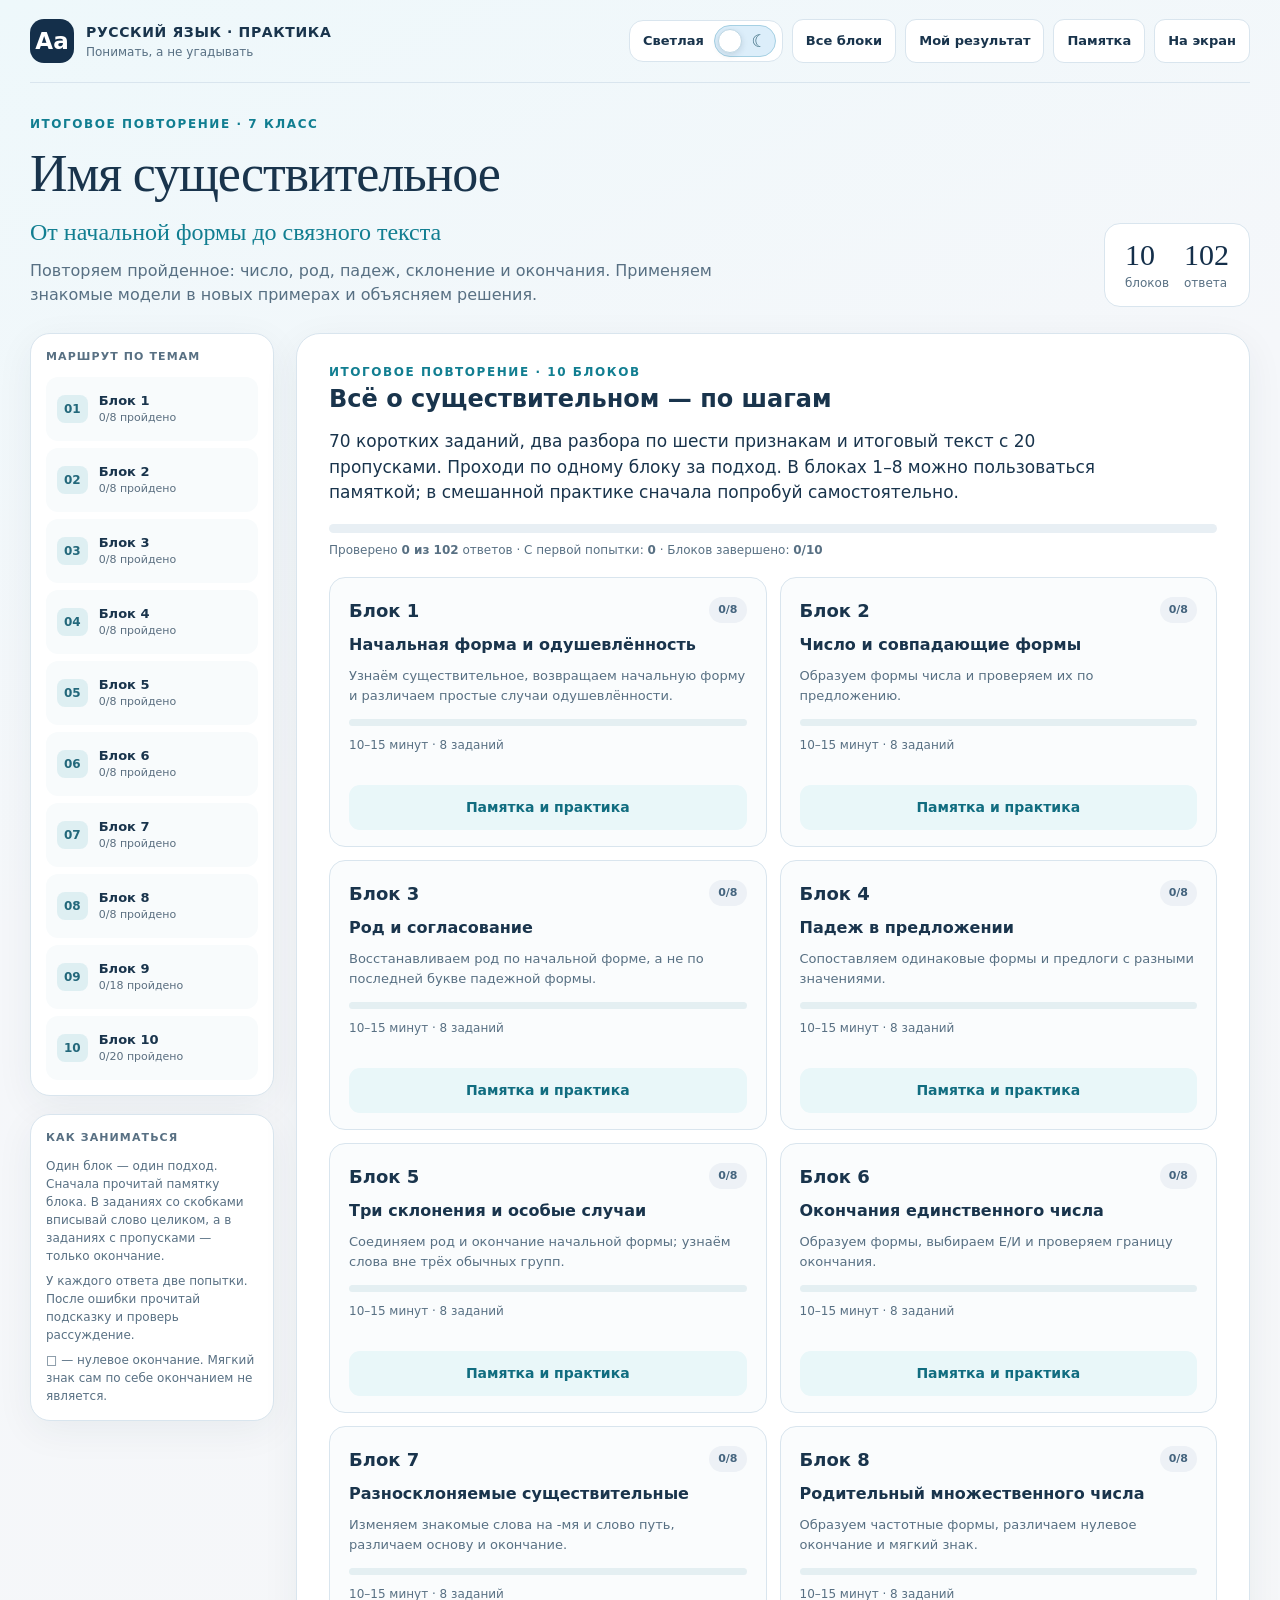
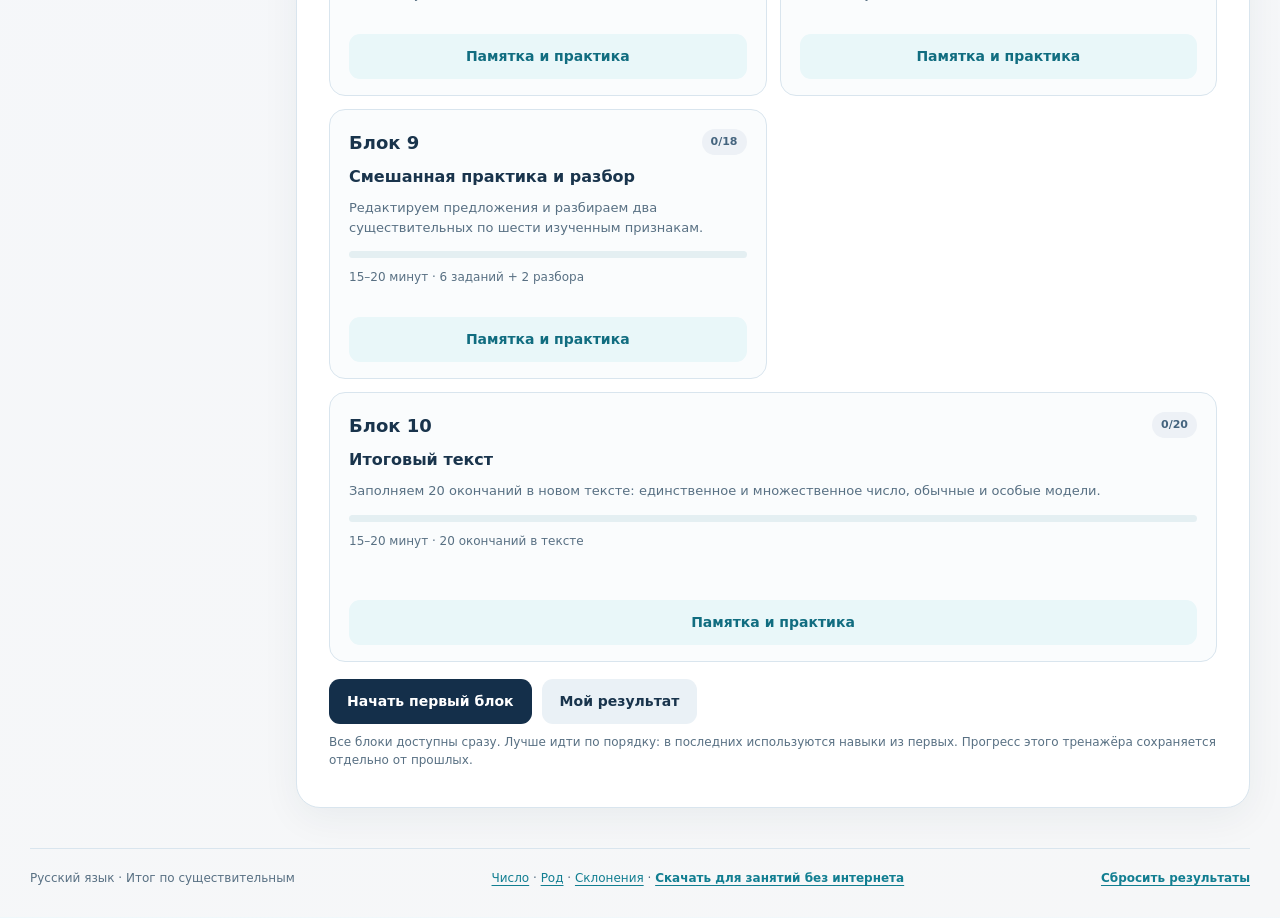
<file: russian-noun-summary/index.html>
<!doctype html>
<html lang="ru">
<head>
<meta charset="utf-8">
<meta name="viewport" content="width=device-width, initial-scale=1">
<meta name="theme-color" content="#142f4a">
<meta name="description" content="Итоговый тренажёр по существительным: 10 блоков, 102 проверяемых ответа, две попытки, подсказки, разбор и отчёт. Работает без интернета.">
<title>Имя существительное — итоговый тренажёр</title>
<script>try{if(localStorage.getItem("noun-summary-theme-v1")==="dark")document.documentElement.dataset.theme="dark"}catch(e){}</script>
<style>
:root{--page:#f4f7fa;--paper:#fff;--ink:#19344c;--muted:#587083;--accent:#117e91;--accentlight:#e6f6f8;--edge:#d9e5ee;--navy:#142f4a;--red:#a62f37;--redbg:#fff0f0;--green:#116347;--greenbg:#e9f8ef;--sand:#fff5e4;--shadow:0 10px 38px rgba(20,47,74,.06)}
*{box-sizing:border-box}html{scroll-behavior:smooth}body{font-family:system-ui,-apple-system,"Segoe UI",Roboto,Arial,sans-serif;background:linear-gradient(155deg,#eef8fb 0,#f5f7fa 30%,#f6f7f8 100%);color:var(--ink);margin:0;line-height:1.5}button,input{font:inherit}button{cursor:pointer}button:disabled{cursor:default;opacity:.62}button:focus-visible,input:focus-visible{outline:3px solid #cf982f;outline-offset:3px}.wrap{max-width:1330px;padding:0 30px;margin:0 auto}.top{height:auto;min-height:83px;display:flex;align-items:center;justify-content:space-between;gap:14px;border-bottom:1px solid var(--edge)}.brand{display:flex;align-items:center;gap:12px}.logo{width:44px;height:44px;flex:0 0 44px;background:var(--navy);color:white;border-radius:14px;display:grid;place-items:center;font-size:23px;font-weight:800}.bname{font-size:14px;font-weight:850;letter-spacing:.045em}.bsub{font-size:12px;color:var(--muted)}.header-tools{display:flex;align-items:center;flex-wrap:wrap;gap:9px}.ghost{background:white;border:1px solid var(--edge);border-radius:11px;padding:9px 13px;color:var(--ink);font-size:13px;font-weight:700;min-height:41px}.ghost:hover{background:#eef8fb}.hero{display:flex;justify-content:space-between;align-items:end;gap:20px;padding:32px 0 26px}.eyebrow{font-size:12px;letter-spacing:.13em;text-transform:uppercase;color:var(--accent);font-weight:850}.hero h1{font-family:Georgia,'Times New Roman',serif;font-size:clamp(32px,4.5vw,53px);line-height:1.12;font-weight:500;letter-spacing:-.022em;margin:12px 0 11px}.hero p{font-size:16px;color:var(--muted);margin:0;max-width:720px}.hero-tally{display:grid;grid-template-columns:auto auto;gap:3px 15px;background:white;border:1px solid var(--edge);border-radius:16px;padding:14px 20px;white-space:nowrap}.big{font-family:Georgia,serif;font-size:30px;color:var(--navy);line-height:1.1}.small{font-size:12px;color:var(--muted)}.layout{display:grid;grid-template-columns:244px minmax(0,1fr);align-items:start;gap:22px}.sidebar{display:flex;flex-direction:column;gap:18px}.sideblock{background:#fff;border:1px solid var(--edge);border-radius:20px;padding:15px;box-shadow:var(--shadow)}.side-title{font-size:11px;text-transform:uppercase;color:var(--muted);letter-spacing:.1em;font-weight:850;margin:0 0 11px}.daynav{display:grid;gap:7px}.daylink{width:100%;display:flex;align-items:center;gap:11px;text-align:left;background:#f8fbfc;border:1px solid transparent;border-radius:12px;padding:11px 10px;color:var(--ink)}.daylink:hover{background:#eaf5f7}.daylink.active{background:var(--navy);color:#fff}.daynum{border-radius:8px;background:#deeff2;padding:5px 7px;font-size:12px;font-weight:850;color:#23687b}.daylink.active .daynum{background:#345977;color:#fff}.daycopy{flex:1;min-width:0}.daycopy strong{font-size:13px;display:block}.daycopy span{display:block;font-size:11px;opacity:.7}.daylink .tick{font-size:11px;opacity:.8}.mini-progress{height:7px;background:#e4eff2;border-radius:8px;overflow:hidden;margin-top:4px}.mini-fill{height:100%;background:var(--accent);transition:width .2s}.small-note{font-size:12px;color:var(--muted);margin:7px 0 0}.content{min-width:0}.panel{background:white;border:1px solid var(--edge);box-shadow:var(--shadow);border-radius:24px;padding:29px 32px;margin-bottom:22px}.panel h2{font-size:24px;margin:0 0 12px}.panel p{margin:9px 0;color:var(--muted)}.intro-lead{font-size:17px!important;color:var(--ink)!important;max-width:800px}.overall{background:#e8eff4;border-radius:99px;overflow:hidden;height:9px;margin:18px 0 8px}.overall > div{height:100%;background:var(--accent);transition:width .22s}.day-grid{display:grid;grid-template-columns:repeat(2,minmax(0,1fr));gap:13px;margin-top:18px}.day-card{padding:19px 19px 16px;border:1px solid var(--edge);border-radius:16px;background:#fafcfd;display:flex;flex-direction:column;gap:10px;min-height:204px}.day-card p{font-size:13px;margin:0;color:var(--muted)}.day-card-head{display:flex;justify-content:space-between;align-items:start;gap:8px}.day-card h3{font-size:18px;margin:0}.chip{display:inline-flex;align-items:center;gap:5px;font-weight:800;font-size:11px;padding:5px 9px;background:var(--accentlight);color:#0b7285;border-radius:99px;white-space:nowrap}.chip.soft{background:#edf1f6;color:#44647e}.chip.warm{background:var(--sand);color:#936720}.wide{width:100%}.btn{border:0;border-radius:11px;background:#eaf1f6;color:var(--ink);font-size:14px;padding:11px 18px;min-height:45px;font-weight:800}.btn.primary{background:var(--navy);color:white}.btn.primary:hover{background:#245577}.btn:hover:not(:disabled){filter:brightness(.97)}.btn.light{background:#e9f7f9;color:#116d80}.actions{display:flex;gap:10px;flex-wrap:wrap;margin:17px 0 0}.day-icon{font-size:26px}.day-top{display:flex;justify-content:space-between;align-items:center;flex-wrap:wrap;gap:10px}.day-title{font-family:Georgia,serif;font-size:37px!important;font-weight:500;margin:5px 0 0!important}.day-path{font-size:14px;color:var(--muted)}.tasks{display:grid;grid-template-columns:repeat(10,minmax(0,1fr));gap:7px;margin:17px 0 0}.task{border:1px solid #cedee6;border-radius:9px;background:#f6fafb;min-width:0;height:40px;font-size:12px;font-weight:800}.task.completed-first{background:#e7f5eb;border-color:#a7ccb5;color:#14603d}.task.completed-second{background:#fff3d8;border-color:#e8cb83;color:#7e631e}.task.completed-revealed{background:#f9e7df;border-color:#e1ab99;color:#834637}.task.current{outline:3px solid var(--accent);outline-offset:2px}.qtop{display:flex;justify-content:space-between;align-items:center;gap:8px;margin-bottom:19px;flex-wrap:wrap}.qmeta{color:var(--muted);font-size:12px;font-weight:700}.qtitle{font-size:25px;line-height:1.33;letter-spacing:-.014em;margin:0 0 18px;font-weight:800}.quote{background:#f3f8fb;padding:25px 20px;border-radius:15px;text-align:center;font-family:Georgia,serif;font-size:clamp(22px,3vw,34px);line-height:1.4;overflow-wrap:anywhere;margin-bottom:20px}.quote mark{background:#d2edf0;color:#0f5260;border-radius:5px;padding:0 .08em;box-decoration-break:clone}.attemptline{display:flex;justify-content:space-between;gap:9px;color:var(--muted);font-size:12px;margin:0 0 12px}.answers{display:grid;grid-template-columns:repeat(2,minmax(0,1fr));gap:11px}.answer{border:1.5px solid var(--edge);border-radius:12px;text-align:left;padding:13px 14px;min-height:72px;background:#fff;color:var(--ink);font-size:15px;font-weight:650;display:flex;align-items:center;gap:12px}.answer:hover:not(:disabled){background:#f3fafc;border-color:#80b8c3}.answer .letter{flex:0 0 29px;height:29px;border:1px solid #d1e0e8;display:grid;place-items:center;border-radius:8px;color:#557181;font-size:12px}.answer.wrong{background:var(--redbg);border-color:#d77c83;color:var(--red)}.answer.correct{background:var(--greenbg);border-color:#7bb899;color:var(--green)}.answer.wrong .letter,.answer.correct .letter{border-color:currentColor;color:inherit}.answer:disabled{opacity:1}.feedback{border-radius:15px;padding:18px 20px;margin:20px 0 0}.feedback.try{background:#fff6e8;border:1px solid #eed4a2}.feedback.good{background:#edf8f0;border:1px solid #bcdcc8}.feedback.reveal{background:#f7f3ea;border:1px solid #e7d8b8}.feedback h3{margin:0 0 7px;font-size:17px}.feedback p{color:var(--ink);font-size:14px;line-height:1.6;margin:8px 0}.chain{background:#fff;border-radius:11px;padding:11px 12px;margin:12px 0 0;font-size:14px;font-weight:750;color:#216879}.qfoot{border-top:1px solid var(--edge);padding-top:18px;margin-top:22px;display:flex;justify-content:space-between;gap:10px;align-items:center}.muted{color:var(--muted)}.small-label{font-size:12px;color:var(--muted)}.result-numbers{display:grid;grid-template-columns:repeat(3,minmax(0,1fr));gap:10px;margin:22px 0}.resstat{background:#f2f7f9;border:1px solid var(--edge);border-radius:14px;padding:16px}.resstat strong{font:normal 33px Georgia,serif;display:block}.resstat span{font-size:12px;color:var(--muted)}.result-lines{display:grid;gap:7px}.result-line{display:grid;grid-template-columns:200px 1fr 80px;gap:8px;align-items:center;padding:10px 0;border-bottom:1px solid var(--edge);font-size:14px}.result-line .pbar{height:8px;background:#e7edf1;border-radius:8px;overflow:hidden}.result-line .pbar span{display:block;height:100%;background:var(--accent)}.textinput{display:block;border:1px solid #cbdde5;border-radius:10px;max-width:360px;width:100%;padding:10px 13px;min-height:45px;margin:7px 0 15px}.reporttxt{display:block;width:100%;min-height:240px;max-height:480px;padding:14px;border:1px solid #cddde4;border-radius:13px;font:13px/1.6 ui-monospace,SFMono-Regular,Consolas,monospace;color:var(--ink);background:#fbfcfd;resize:vertical;white-space:pre-wrap}.warning{font-size:12px;padding:10px 13px;background:#f8f4e7;border-radius:10px;color:#756222;margin:15px 0}.footer{display:flex;justify-content:space-between;flex-wrap:wrap;gap:10px;border-top:1px solid var(--edge);padding:20px 0 30px;margin-top:18px;font-size:12px;color:var(--muted)}.linkbtn{border:0;background:transparent;color:var(--accent);text-decoration:underline;text-underline-offset:3px;padding:0;font-weight:750}dialog{border:1px solid var(--edge);width:min(760px,calc(100% - 28px));max-height:88dvh;overflow:auto;border-radius:20px;padding:28px;color:var(--ink);box-shadow:0 30px 80px #10263b55}dialog::backdrop{background:#132e44bb;backdrop-filter:blur(3px)}.dlg-head{display:flex;justify-content:space-between;align-items:start;gap:12px}.dlg-head h2{font:normal 31px Georgia,serif;margin:0 0 15px}.close{border:0;background:#eaf2f7;border-radius:9px;width:34px;height:34px;font-size:22px}.rule{padding:16px 0;border-top:1px solid var(--edge)}.rule h3{margin:0 0 6px;font-size:17px}.rule p{margin:5px 0;font-size:14px;line-height:1.65}.mini-table{width:100%;border-collapse:collapse;font-size:13px;margin:10px 0}.mini-table td,.mini-table th{border-bottom:1px solid var(--edge);padding:9px;text-align:left;vertical-align:top}.mini-table th{background:#f3f8fa}.helpnote{border-radius:11px;padding:11px 14px;background:#eaf6f8;font-size:14px}.sr{position:absolute!important;width:1px;height:1px;overflow:hidden;clip:rect(0 0 0 0);white-space:nowrap}.fullscreen .layout{grid-template-columns:minmax(0,1fr)}.fullscreen .sidebar,.fullscreen .hero,.fullscreen .footer{display:none}.fullscreen .content{max-width:1050px;margin:20px auto 0;width:100%}.fullscreen .qtitle{font-size:32px}.fullscreen .quote{font-size:39px}.fullscreen .answer{font-size:20px;min-height:82px}.hide{display:none!important}
@media(max-width:1000px){.wrap{padding:0 19px}.layout{grid-template-columns:205px minmax(0,1fr);gap:14px}.panel{padding:23px}.day-grid{grid-template-columns:1fr}.answers{grid-template-columns:1fr}.tasks{grid-template-columns:repeat(8,minmax(0,1fr))}}
@media(max-width:750px){.wrap{padding:0 14px}.top{padding:13px 0;min-height:73px;flex-wrap:wrap}.logo{height:37px;width:37px;flex-basis:37px;font-size:20px}.bname{font-size:12px}.bsub{font-size:10px}.header-tools{gap:5px}.ghost{font-size:12px;padding:9px}.hero{display:block;padding:23px 0 17px}.hero p{font-size:14px}.hero-tally{display:inline-grid;margin-top:16px}.layout{display:flex;flex-direction:column}.sidebar{width:100%}.sideblock{padding:9px 11px}.side-title{display:none}.daynav{grid-template-columns:repeat(5,minmax(0,1fr));gap:4px}.daylink{padding:9px 2px;min-width:0;flex-direction:column;gap:4px;text-align:center}.daycopy strong{font-size:11px}.daycopy span,.daynum,.daylink .tick{display:none}.sidebar .sideblock:nth-child(2){display:none}.content{width:100%}.panel{padding:22px 17px;border-radius:19px}.panel h2{font-size:22px}.day-title{font-size:30px!important}.qtitle{font-size:23px}.quote{font-size:25px;padding:20px 12px}.tasks{grid-template-columns:repeat(7,minmax(0,1fr))}.answer{min-height:65px}.qfoot{gap:8px}.btn{padding:10px 12px}.result-line{grid-template-columns:125px 1fr 48px;font-size:12px}.fullscreen .quote{font-size:29px}.fullscreen .qtitle{font-size:25px}.fullscreen .answer{font-size:17px;min-height:67px}}
@media(max-width:390px){.daycopy strong{font-size:10px}.tasks{grid-template-columns:repeat(6,minmax(0,1fr))}.day-grid{gap:10px}.panel{padding:19px 13px}.qtitle{font-size:21px}.quote{font-size:23px}.qtop{margin-bottom:13px}.resstat{padding:11px 8px}.resstat strong{font-size:25px}.resstat span{font-size:10px}}
@media print{body{background:#fff}.top,.sidebar,.hero,.footer,.actions,.btn,.linkbtn{display:none!important}.layout{display:block}.panel{border:0;box-shadow:none}.reporttxt{height:auto;max-height:none}.wrap{max-width:100%}}
@media(prefers-reduced-motion:reduce){*{scroll-behavior:auto!important;transition:none!important}}
/* Точечные улучшения чтения без изменения привычного интерфейса */
.hero h1{max-width:820px}.quote mark{font-weight:700}.chain{overflow-wrap:anywhere}
@media(max-width:390px){.hero h1{font-size:31px}.daynav{gap:3px}}

.day-grid .day-card:last-child{grid-column:auto}
.field-stat-grid{display:grid;grid-template-columns:repeat(3,minmax(0,1fr));gap:10px;margin:16px 0}
.field-stat{display:flex;flex-direction:column;gap:5px;padding:14px;border:1px solid var(--edge);border-radius:12px;background:var(--paper)}
.field-stat strong{font:normal 28px Georgia,serif}.field-stat span,.field-stat small{font-size:12px;color:var(--muted)}
.parse-panel .qfoot{position:static;margin:22px 0 0;padding:16px 0 0;box-shadow:none}
.parse-grid{display:grid;grid-template-columns:repeat(2,minmax(0,1fr));gap:16px;margin-top:22px}
.parse-field{min-width:0;padding:15px;border:1px solid var(--edge);border-radius:14px;background:var(--paper)}
.parse-field label{display:block;font-weight:750;font-size:14px;margin-bottom:8px}
.parse-field .entry-input{width:100%;min-width:0;max-width:100%;font-size:15px}
.parse-field select{font-family:inherit}
.field-feedback{font-size:13px!important;line-height:1.55;margin-top:9px!important}
@media(max-width:750px){.daynav{grid-template-columns:repeat(5,minmax(0,1fr))}.parse-grid{grid-template-columns:1fr}.hero-tally{max-width:100%}.daycopy strong{font-size:11px}}
@media(max-width:500px){.field-stat-grid{grid-template-columns:repeat(2,minmax(0,1fr))}}
@media print{.print-only{white-space:pre-wrap;overflow-wrap:anywhere}}
</style><style>/* Theme switch: desktop, mobile, keyboard and reduced-motion. */
.theme-switcher{display:inline-flex;align-items:center;gap:10px;cursor:pointer;user-select:none;min-height:42px;padding:4px 6px 4px 12px;border:1px solid var(--edge);border-radius:14px;background:var(--paper);color:var(--ink);font-weight:750;font-size:13px;transition:background .18s,border-color .18s}
.theme-switcher:hover{border-color:#5cabb9}
.theme-name{white-space:nowrap;min-width:62px;text-align:right}
.theme-switcher input{position:absolute;width:1px;height:1px;opacity:0;pointer-events:none}
.theme-track{position:relative;display:flex;align-items:center;justify-content:space-between;width:62px;height:32px;border-radius:99px;padding:0 8px;background:#dceefa;border:1px solid #a5d0e3;color:#36677b;font-size:17px;line-height:1;transition:background .2s}
.theme-thumb{position:absolute;left:3px;top:3px;width:24px;height:24px;border-radius:50%;background:white;border:1px solid #bed7e4;box-shadow:0 2px 6px #142f4a22;transition:transform .2s}
.theme-switcher input:checked+.theme-track{background:#264b67;border-color:#4f89a7;color:#bce9fa}
.theme-switcher input:checked+.theme-track .theme-thumb{transform:translateX(30px);background:#dcecf6;border-color:#98c1d6}
.theme-switcher input:focus-visible+.theme-track{outline:3px solid #e5ab39;outline-offset:3px}
html[data-theme="dark"]{color-scheme:dark;--page:#101b29;--paper:#17293b;--ink:#ebf4ff;--muted:#b3c7d7;--accent:#70d9e4;--accentlight:#214651;--edge:#365165;--navy:#255470;--red:#ffb5bc;--redbg:#492c37;--green:#b0eed0;--greenbg:#204536;--sand:#4b412d;--shadow:0 12px 38px rgba(0,0,0,.22)}
html[data-theme="dark"] body{background:linear-gradient(145deg,#0f1c2b 0%,#132437 53%,#101f30 100%)}
html[data-theme="dark"] .theme-switcher{background:#1e3649;border-color:#41667b}
html[data-theme="dark"] .top{border-color:var(--edge)}
html[data-theme="dark"] .logo{background:#326a83;color:#fff}
html[data-theme="dark"] .ghost{background:#20394d;color:var(--ink);border-color:#46667b}
html[data-theme="dark"] .ghost:hover{background:#2a5065}
html[data-theme="dark"] .hero-tally,html[data-theme="dark"] .sideblock,html[data-theme="dark"] .panel{background:#182b3e;border-color:var(--edge)}
html[data-theme="dark"] .big{color:#eef8ff}
html[data-theme="dark"] .daylink{background:#203749;color:var(--ink);border-color:#304c5f}
html[data-theme="dark"] .daylink:hover{background:#2a4c61}
html[data-theme="dark"] .daylink.active{background:#33758c;color:#fff;border-color:#76bed0}
html[data-theme="dark"] .daynum{background:#2e5d70;color:#dcf6ff}
html[data-theme="dark"] .daylink.active .daynum{background:#1c4459;color:#fff}
html[data-theme="dark"] .mini-progress,html[data-theme="dark"] .overall,html[data-theme="dark"] .result-line .pbar{background:#294253}
html[data-theme="dark"] .day-card{background:#1c3245;border-color:#3c5b6d}
html[data-theme="dark"] .chip{background:#255264;color:#b8f4fa}
html[data-theme="dark"] .chip.soft{background:#293d52;color:#d2e2f3}
html[data-theme="dark"] .chip.warm{background:#50432f;color:#ffe0a0}
html[data-theme="dark"] .btn{background:#2c485e;color:#f0f8ff}
html[data-theme="dark"] .btn.primary{background:#4088a0;color:#fff}
html[data-theme="dark"] .btn.primary:hover{background:#4a9ab4}
html[data-theme="dark"] .btn.light{background:#285466;color:#c2f3fa}
html[data-theme="dark"] .task{background:#223a4d;border-color:#46687c;color:#e8f5ff}
html[data-theme="dark"] .task.completed-first{background:#1e493c;border-color:#42896c;color:#b5f2d1}
html[data-theme="dark"] .task.completed-second{background:#57462c;border-color:#a88e51;color:#ffe2a5}
html[data-theme="dark"] .task.completed-revealed{background:#50372f;border-color:#a47462;color:#ffd1bc}
html[data-theme="dark"] .quote{background:#223b4e;color:var(--ink)}
html[data-theme="dark"] .quote mark{background:#32697a;color:#f0feff}
html[data-theme="dark"] .answer{background:#1d3447;border-color:#496579;color:var(--ink)}
html[data-theme="dark"] .answer:hover:not(:disabled){background:#2c4d61;border-color:#77c4d0}
html[data-theme="dark"] .answer .letter{color:#c9dce8;border-color:#5b7a90}
html[data-theme="dark"] .answer.wrong{background:#4c2e38;border-color:#b66b77;color:#ffc8ce}
html[data-theme="dark"] .answer.correct{background:#224b3b;border-color:#65a789;color:#c6f5da}
html[data-theme="dark"] .feedback.try{background:#443a2e;border-color:#806642}
html[data-theme="dark"] .feedback.good{background:#1e4036;border-color:#4c8c73}
html[data-theme="dark"] .feedback.reveal{background:#42372d;border-color:#806b4e}
html[data-theme="dark"] .feedback p{color:var(--ink)}
html[data-theme="dark"] .chain{background:#223b4b;color:#bceff4;border:1px solid #315e6d}
html[data-theme="dark"] .resstat{background:#21384b;border-color:var(--edge)}
html[data-theme="dark"] .textinput,html[data-theme="dark"] .reporttxt{background:#14283a;border-color:#456378;color:var(--ink)}
html[data-theme="dark"] .textinput::placeholder{color:#adc3d2}
html[data-theme="dark"] .warning{background:#413a2e;color:#ffe0a4}
html[data-theme="dark"] .linkbtn{color:#8ce7ee}
html[data-theme="dark"] dialog{background:#192c3f;color:var(--ink);border-color:#4b687d}
html[data-theme="dark"] dialog::backdrop{background:#06111bd9}
html[data-theme="dark"] .close{background:#2b475c;color:var(--ink)}
html[data-theme="dark"] .mini-table th{background:#294459;color:#e3f5ff}
html[data-theme="dark"] .mini-table td,html[data-theme="dark"] .mini-table th{border-color:#3e5a6d}
html[data-theme="dark"] .helpnote{background:#264653;color:#edf8ff}
html[data-theme="dark"] .rule{border-color:#375165}
@media(max-width:750px){.theme-switcher{padding:3px 5px 3px 8px;gap:6px}.theme-name{font-size:11px;min-width:53px}.theme-track{width:57px;height:30px}.theme-thumb{width:22px;height:22px}.theme-switcher input:checked+.theme-track .theme-thumb{transform:translateX(27px)}}
@media(prefers-reduced-motion:reduce){.theme-track,.theme-thumb,.theme-switcher{transition:none!important}}
</style><style>
.resume-note{margin:9px 0 0!important;font-size:13px!important;color:var(--muted)!important;line-height:1.4}.resume-note strong{color:var(--ink)}
.tasks-legend{display:flex;align-items:center;flex-wrap:wrap;gap:8px 15px;margin-top:14px;font-size:12px;color:var(--muted)}
.tasks-legend b{display:inline-flex;align-items:center;justify-content:center;min-width:18px;font-size:14px;color:var(--accent)}
.task{position:relative;display:flex;align-items:center;justify-content:center;gap:4px;height:auto;min-height:46px;padding:6px 2px}
.task-number{font-weight:850;font-variant-numeric:tabular-nums}.task-symbol{font-size:13px;color:var(--muted);line-height:1}
.task.completed-first .task-symbol{color:var(--green)}
.task.completed-second .task-symbol{color:#9a7315}
.task.completed-revealed .task-symbol{color:var(--red);font-weight:900}
.task.is-last{box-shadow:inset 0 0 0 2px var(--accent)}
.task[data-tip]:hover::after,.task[data-tip]:focus-visible::after{content:attr(data-tip);position:absolute;z-index:20;bottom:calc(100% + 9px);left:50%;transform:translateX(-50%);width:max-content;max-width:min(310px,82vw);white-space:normal;background:var(--ink);color:var(--paper);font-size:12px;font-weight:600;line-height:1.4;border-radius:9px;padding:9px 11px;box-shadow:0 8px 18px #0003;pointer-events:none}
.question-route{display:flex;align-items:center;justify-content:space-between;gap:12px;margin:-3px 0 13px;font-size:13px;color:var(--muted)}
.question-day-link{background:none;border:0;padding:7px 0;color:var(--accent);font-weight:800;text-decoration:underline;text-underline-offset:3px;cursor:pointer;min-height:38px}
.question-day-link:focus-visible{outline:3px solid #cf982f;outline-offset:3px;border-radius:4px}
.question-progress{height:7px;background:#e4eef3;border-radius:100px;overflow:hidden;margin:0 0 4px}
.question-progress span{display:block;height:100%;border-radius:100px;background:var(--accent);transition:width .2s ease}
.question-progress-label{font-size:12px!important;text-align:right;color:var(--muted)!important;margin:0 0 19px!important}
.mobile-day-btn{display:none}
html[data-theme="dark"] .question-progress{background:#294253}
html[data-theme="dark"] .task.completed-second .task-symbol{color:#ffe2a5}
@media(max-width:750px){
.question-route{font-size:12px;margin:0 0 8px}.question-route .question-day-link{min-height:44px}
.question-progress-label{margin:2px 0 14px!important}
.qfoot{position:sticky;bottom:0;z-index:7;background:var(--paper);margin:22px -17px -22px;padding:13px 17px calc(13px + env(safe-area-inset-bottom));border-top:1px solid var(--edge);box-shadow:0 -9px 22px rgba(15,37,55,.08)}
.qfoot .btn{flex:1;min-width:0;padding:10px 6px;min-height:46px;font-size:13px}
.mobile-day-btn{display:inline-flex;justify-content:center;align-items:center}
.task{min-height:48px;font-size:13px}.task-symbol{font-size:12px}
.tasks-legend{gap:9px;font-size:11px}
.task[data-tip]:hover::after,.task[data-tip]:focus-visible::after{display:none}
}
@media(max-width:390px){.qfoot{margin-left:-13px;margin-right:-13px;margin-bottom:-19px;padding-left:13px;padding-right:13px}.qfoot .btn{font-size:12px;padding:9px 4px}}
@media(prefers-reduced-motion:reduce){.question-progress span{transition:none}}

/* Hide keyboard-only instructions on touch-sized screens and keep breathing room below sticky controls. */
@media(max-width:750px){
  .qfoot + .small-note{display:none!important}
  .qfoot{margin-bottom:-10px;padding-bottom:calc(16px + env(safe-area-inset-bottom))}
}

</style><style>
.day-theme{font-size:16px;margin:0;font-weight:750;line-height:1.4}
.day-card{min-height:270px}.day-card .btn{margin-top:auto}
.day-grid .day-card:last-child{grid-column:1/-1}
.repeat-note{font-size:13px!important;line-height:1.6!important}
.daily-counts{display:flex;gap:8px;flex-wrap:wrap;margin:15px 0}
.daily-theory{border:1px solid var(--edge);border-radius:15px;background:var(--paper);margin:20px 0;padding:15px 18px}
.daily-theory summary{cursor:pointer;font-weight:800;color:var(--accent);min-height:30px}
.daily-theory p,.theory-body p{font-size:14px;line-height:1.75;color:var(--ink)}
.daily-theory summary:focus-visible{outline:3px solid #cf982f;outline-offset:4px;border-radius:5px}
.daily-theory b,.theory-body b{font-weight:800}
.table-scroll{overflow-x:auto}.mini-table{color:var(--ink)}
.mini-table td,.mini-table th{min-width:85px}
.ending{border:1.5px solid var(--accent);border-radius:3px;padding:0 .06em;margin-left:.02em}
.question-route{display:flex;justify-content:space-between;align-items:center;gap:12px;flex-wrap:wrap}
.question-route .linkbtn{font-size:13px;min-height:34px}
.qtop+.overall{margin:0 0 20px;height:7px}
.report-heading{margin-top:28px}
.print-only{display:none}
.footer a{color:var(--accent);text-underline-offset:3px}
.top .ghost{min-height:44px}
.daylink{min-height:64px}
.task{height:52px}
.answer{min-height:78px}
.answer span:last-child{overflow-wrap:anywhere}
.table-scroll:focus-visible{outline:3px solid #cf982f}
[data-theme=dark] .daily-theory{background:var(--paper)}
[data-theme=dark] .day-theme{color:var(--ink)}
@media(max-width:750px){
 .day-card{min-height:0}.daynav{grid-template-columns:repeat(5,minmax(0,1fr))}
 .daycopy strong{font-size:12px}.daylink{min-height:48px}
 .daily-theory{padding:13px}.mini-table{font-size:12px}
 .tasks{grid-template-columns:repeat(5,minmax(0,1fr))}
 .day-grid .day-card:last-child{grid-column:auto}
 .qfoot{flex-wrap:wrap}.qfoot .btn{min-height:44px}.question-route{margin-bottom:12px}
 .question-route .linkbtn{font-size:12px}.hero-tally{padding:13px 18px}
 .footer{gap:14px}.header-tools{width:100%;justify-content:space-between}
}
@media print{
 #app>.panel>*{display:none!important}
 #app .print-only{display:block!important;white-space:pre-wrap;overflow-wrap:anywhere;font:11pt/1.45 Arial,sans-serif;color:#000}
 #storage-warning{display:none!important}
}
</style>
<style>
.hero h1{font-size:clamp(33px,4.5vw,52px)}
.hero-subtitle{font-family:Georgia,serif;font-size:24px;color:var(--accent);margin:9px 0}
.entry-form{margin:17px 0}.entry-form>label{display:block;font-weight:800;font-size:14px;margin-bottom:9px}
.entry-row{display:flex;align-items:center;gap:10px;flex-wrap:wrap}
.entry-input{font:600 24px/1.3 Georgia,serif;flex:1;min-width:100px;width:250px;max-width:380px;border:1.5px solid var(--edge);background:var(--paper);color:var(--ink);border-radius:12px;padding:12px 15px;min-height:55px}
.entry-input:disabled{opacity:1}
.entry-input.is-wrong,.gap-input.is-wrong{background:var(--redbg);border-color:var(--red);color:var(--red)}
.entry-input.is-correct,.gap-input.is-correct{background:var(--greenbg);border-color:var(--green);color:var(--green)}
.entry-input.is-revealed,.gap-input.is-revealed{background:var(--sand);border-color:#a98239;color:var(--ink)}
.solution-word{font:500 30px/1.6 Georgia,serif;margin:9px 0;color:var(--ink)}
.zero-ending{font-family:Arial,sans-serif;color:var(--accent);margin-left:2px}
.ending{white-space:nowrap}
.table-scroll{max-width:100%;overflow-x:auto}
.table-scroll .mini-table{min-width:480px}
.rule summary{cursor:pointer;font-size:17px;font-weight:800;min-height:40px;line-height:1.5;padding:4px 0}
.rule summary:focus-visible{outline:3px solid #cf982f;outline-offset:3px}
.rule p,.daily-theory p{line-height:1.75}
.tasks{grid-template-columns:repeat(6,minmax(0,1fr))}
.cloze-text{font:400 23px/2.45 Georgia,'Times New Roman',serif;background:var(--paper);border:1px solid var(--edge);border-radius:18px;padding:21px 24px;margin:22px 0;color:var(--ink)}
.cloze-word{display:inline-flex;align-items:baseline;white-space:nowrap}
.gap{display:inline-flex;align-items:baseline}
.gap-input{box-sizing:border-box;font:600 20px/1.4 Georgia,serif;width:3.1em;min-width:3.1em;height:37px;text-align:center;padding:1px 3px;margin:0 1px 0 2px;border:1.5px solid #9abcca;border-radius:6px;color:var(--ink);background:var(--paper)}
.gap-input:focus-visible{outline:3px solid #cf982f;outline-offset:2px}
.gap-no{font:700 10px/1 Arial,sans-serif;align-self:flex-start;margin:4px 2px 0 1px;color:var(--muted)}
.dictation-toolbar{display:flex;gap:12px;align-items:center;flex-wrap:wrap}
.dictation-review{margin-top:28px}.dictation-review .feedback{margin:12px 0}.dictation-review h4{margin:0 0 8px}
.slot-review{border:1px solid var(--edge);padding:12px 15px;border-radius:12px;margin:8px 0;background:var(--paper)}
.slot-review summary{cursor:pointer;line-height:2;font-size:17px}
.slot-review .solution-word{font-size:25px}
.slot-badge{display:inline-block;border-radius:6px;background:var(--accentlight);color:var(--accent);font:bold 12px/1 Arial,sans-serif;padding:6px;margin-right:9px}
.slot-review p{font-size:14px}
.small-note,.small-label{overflow-wrap:anywhere}
.reporttxt{min-height:320px}
[data-theme=dark] .cloze-text,[data-theme=dark] .entry-input,[data-theme=dark] .slot-review{background:var(--paper)}
[data-theme=dark] .entry-input.is-wrong,[data-theme=dark] .gap-input.is-wrong{background:var(--redbg)}
[data-theme=dark] .entry-input.is-correct,[data-theme=dark] .gap-input.is-correct{background:var(--greenbg)}
[data-theme=dark] .entry-input.is-revealed,[data-theme=dark] .gap-input.is-revealed{background:var(--sand)}
@media(max-width:750px){
 .tasks{grid-template-columns:repeat(5,minmax(0,1fr))}
 .cloze-text{font-size:20px;line-height:2.55;padding:17px 13px}
 .gap-input{font-size:19px;height:34px;width:2.65em;min-width:2.65em}
 .entry-input{font-size:23px;width:170px}.entry-row .btn{padding:12px 14px}
 .hero-subtitle{font-size:22px}.hero-tally{margin-top:14px}
 .solution-word{font-size:28px}.slot-review{padding:10px}
 .slot-review .small-label{display:block;margin-left:35px}
}
</style></head>
<body><div class="wrap"><header class="top"><div class="brand"><div class="logo" aria-hidden="true">Аа</div><div><div class="bname">РУССКИЙ ЯЗЫК · ПРАКТИКА</div><div class="bsub">Понимать, а не угадывать</div></div></div><div class="header-tools"><label class="theme-switcher" for="theme-switch"><span id="theme-name" class="theme-name">Светлая</span><input id="theme-switch" type="checkbox" role="switch" aria-checked="false" aria-label="Светлая тема включена"><span class="theme-track" aria-hidden="true"><span>☀</span><span>☾</span><span class="theme-thumb"></span></span></label><button class="ghost" id="home-button" type="button">Все блоки</button><button class="ghost" id="report-button" type="button">Мой результат</button><button class="ghost" id="help-button" type="button">Памятка</button><button class="ghost" id="full-button" type="button" aria-pressed="false">На экран</button></div></header>
<section class="hero"><div><div class="eyebrow">Итоговое повторение · 7 класс</div><h1>Имя существительное</h1><div class="hero-subtitle">От начальной формы до связного текста</div><p>Повторяем пройденное: число, род, падеж, склонение и окончания. Применяем знакомые модели в новых примерах и объясняем решения.</p></div><div class="hero-tally"><span class="big">10</span><span class="big">102</span><span class="small">блоков</span><span class="small">ответа</span></div></section>
<div id="storage-warning" class="warning hide" role="status">Сохранение в этом браузере недоступно. До закрытия страницы сохрани отчёт в разделе «Мой результат».</div>
<main class="layout"><aside class="sidebar"><div class="sideblock"><p class="side-title">Маршрут по темам</p><nav class="daynav" id="daynav" aria-label="Тематические блоки"></nav></div><div class="sideblock"><p class="side-title">Как заниматься</p><p class="small-note">Один блок — один подход. Сначала прочитай памятку блока. В заданиях со скобками вписывай слово целиком, а в заданиях с пропусками — только окончание.</p><p class="small-note">У каждого ответа две попытки. После ошибки прочитай подсказку и проверь рассуждение.</p><p class="small-note">□ — нулевое окончание. Мягкий знак сам по себе окончанием не является.</p></div></aside><section id="app" class="content" aria-live="off"></section></main>
<footer class="footer"><span>Русский язык · Итог по существительным</span><span><a href="https://lordlis5631-max.github.io/-/russian-noun-number/" target="_blank" rel="noopener">Число</a> · <a href="https://lordlis5631-max.github.io/-/russian-noun-gender/" target="_blank" rel="noopener">Род</a> · <a href="https://lordlis5631-max.github.io/-/russian-noun-declension/" target="_blank" rel="noopener">Склонения</a> · <button class="linkbtn" id="download-trainer" type="button">Скачать для занятий без интернета</button></span><span><button type="button" class="linkbtn" id="reset-button">Сбросить результаты</button></span></footer>
</div>
<div id="announcement" class="sr" aria-live="polite" aria-atomic="true"></div>
<dialog id="help-dialog" aria-labelledby="help-heading"><div class="dlg-head"><h2 id="help-heading">Таблицы и алгоритм</h2><button type="button" class="close" data-close="help-dialog" aria-label="Закрыть справочник">×</button></div><div id="help-body"></div></dialog>
<dialog id="reset-dialog" aria-labelledby="reset-heading"><div class="dlg-head"><h2 id="reset-heading">Сбросить результаты?</h2><button type="button" class="close" data-close="reset-dialog" aria-label="Закрыть">×</button></div><p>Будут удалены ответы, черновики и повторные попытки только в этом тренажёре на этом устройстве. Сначала сохрани отчёт, если он нужен.</p><div class="actions"><button type="button" class="btn primary" id="confirm-reset">Да, начать заново</button><button type="button" class="btn" data-close="reset-dialog">Отмена</button></div></dialog>
<noscript><p style="padding:30px">Для работы тренажёра требуется JavaScript. Включи его в браузере.</p></noscript>
<script>const DATA=[{"id": "q001", "num": 1, "day": "b1", "topic": "initial", "type": "choice", "phrase": "На ветке сидит воробей.", "prompt": "Какое из слов является существительным?", "explain": ["Воробей — название птицы; отвечает на вопрос «кто?»."], "hint": "Ищи название предмета или живого существа.", "chain": "Воробей — название птицы; отвечает на вопрос «кто?».", "targets": [], "wrong": {"0": "«Сидит» называет действие и отвечает на вопрос «что делает?». Нужен предмет.", "2": "«На» — предлог; самостоятельно предмет не называет.", "3": "«Тихий» отвечает на вопрос «какой?» и обозначает признак."}, "mistakes": {}, "alternatives": [], "options": ["сидит", "воробей", "на", "тихий"], "answer": 1, "form": "", "ending": "", "local": 1}, {"id": "q002", "num": 2, "day": "b1", "topic": "initial", "type": "word", "phrase": "Мы подошли к ручейку.", "prompt": "Впиши начальную форму слова «ручейку».", "explain": ["Начальная форма — ручеёк: И. п., ед. ч. Ручей — родственное, но другое слово."], "hint": "Сохрани уменьшительное значение; убери предлог.", "chain": "Начальная форма — ручеёк: И. п., ед. ч. Ручей — родственное, но другое слово.", "targets": [], "wrong": {}, "mistakes": {}, "alternatives": [], "answers": ["ручеёк"], "form": "", "ending": "", "local": 2}, {"id": "q003", "num": 3, "day": "b1", "topic": "initial", "type": "word", "phrase": "Мы любовались берёзами.", "prompt": "Впиши начальную форму слова «берёзами».", "explain": ["Берёзами → берёза. Начальная форма — И. п. единственного числа."], "hint": "От нескольких деревьев перейди к одному: что?", "chain": "Берёзами → берёза. Начальная форма — И. п. единственного числа.", "targets": [], "wrong": {}, "mistakes": {}, "alternatives": [], "answers": ["берёза"], "form": "", "ending": "", "local": 3}, {"id": "q004", "num": 4, "day": "b1", "topic": "initial", "type": "word", "phrase": "Мама режет ткань ножницами.", "prompt": "Впиши начальную форму слова «ножницами».", "explain": ["У слова ножницы нет обычной формы единственного числа. Начальная форма — ножницы."], "hint": "Здесь начальная форма остаётся во множественном числе.", "chain": "У слова ножницы нет обычной формы единственного числа. Начальная форма — ножницы.", "targets": [], "wrong": {}, "mistakes": {}, "alternatives": [], "answers": ["ножницы"], "form": "", "ending": "", "local": 4}, {"id": "q005", "num": 5, "day": "b1", "topic": "initial", "type": "choice", "phrase": "Дуб растёт около дома.", "prompt": "Какова одушевлённость слова «дуб»?", "explain": ["Названия растений в школьной грамматике неодушевлённые: что? — дуб."], "hint": "Грамматическая одушевлённость не равна способности расти.", "chain": "Названия растений в школьной грамматике неодушевлённые: что? — дуб.", "targets": ["Дуб"], "wrong": {"0": "Растение живое в природе, но в грамматике это ещё не признак одушевлённости.", "1": "Высота дерева не влияет на грамматическую характеристику.", "2": "В простом случае с названием дерева можно дать точный ответ."}, "mistakes": {}, "alternatives": [], "options": ["Одушевлённое: дерево живёт", "Зависит от высоты дерева", "Определить нельзя", "Неодушевлённое"], "answer": 3, "form": "", "ending": "", "local": 5}, {"id": "q006", "num": 6, "day": "b1", "topic": "initial", "type": "choice", "phrase": "Врач осмотрел щенка.", "prompt": "Какая пара состоит из одушевлённых существительных?", "explain": ["Врач — человек, щенок — животное. Оба слова отвечают на вопрос «кто?»."], "hint": "Выбирай два названия людей или животных.", "chain": "Врач — человек, щенок — животное. Оба слова отвечают на вопрос «кто?».", "targets": [], "wrong": {"0": "«Осмотрел» — глагол, а нужны два существительных.", "2": "Ветер — явление природы. В паре оба слова должны быть одушевлёнными.", "3": "Дом и дерево — названия неодушевлённых предметов."}, "mistakes": {}, "alternatives": [], "options": ["врач, осмотрел", "врач, щенок", "щенок, ветер", "дом, дерево"], "answer": 1, "form": "", "ending": "", "local": 6}, {"id": "q007", "num": 7, "day": "b1", "topic": "initial", "type": "choice", "phrase": "Вдали послышался гром.", "prompt": "Что верно о слове «гром»?", "explain": ["Гром называет явление и отвечает на вопрос «что?». Это неодушевлённое существительное."], "hint": "Часть речи определяй по значению и вопросу.", "chain": "Гром называет явление и отвечает на вопрос «что?». Это неодушевлённое существительное.", "targets": ["гром"], "wrong": {"0": "Слово, к которому можно подобрать признак, само не становится прилагательным.", "1": "Существительное может называть звучащее явление; само слово гром не обозначает действие.", "3": "Не всякое явление, которое движется или звучит, одушевлённое."}, "mistakes": {}, "alternatives": [], "options": ["Прилагательное, потому что гром бывает сильным", "Глагол, потому что гром звучит", "Существительное, неодушевлённое", "Существительное, одушевлённое"], "answer": 2, "form": "", "ending": "", "local": 7}, {"id": "q008", "num": 8, "day": "b1", "topic": "initial", "type": "choice", "phrase": "С рыбаком мы вернулись домой.", "prompt": "Какая начальная форма восстановлена точно?", "explain": ["Рыбаком → рыбак. Нужна форма того же слова, а не родственное слово."], "hint": "Спроси «кто?» и сохрани значение названия человека.", "chain": "Рыбаком → рыбак. Нужна форма того же слова, а не родственное слово.", "targets": ["рыбаком"], "wrong": {"0": "Рыбаком — форма после предлога с. Восстанови И. п. ед. ч.", "2": "Рыбка — другое слово; нужно сохранить название человека.", "3": "Рыба — другое слово; в условии речь о человеке."}, "mistakes": {}, "alternatives": [], "options": ["рыбаком", "рыбак", "рыбка", "рыба"], "answer": 1, "form": "", "ending": "", "local": 8}, {"id": "q009", "num": 9, "day": "b2", "topic": "number", "type": "word", "phrase": "На столе лежат (письмо).", "prompt": "Впиши форму И. п. множественного числа.", "explain": ["Нужен И. п. мн. ч.: письма лежат."], "hint": "Сказуемое «лежат» требует множественного числа.", "chain": "Нужен И. п. мн. ч.: письма лежат.", "targets": [], "wrong": {}, "mistakes": {}, "alternatives": [], "answers": ["письма"], "form": "", "ending": "", "local": 1}, {"id": "q010", "num": 10, "day": "b2", "topic": "number", "type": "word", "phrase": "На встречу пришли мои (друг).", "prompt": "Впиши форму И. п. множественного числа.", "explain": ["Обычная форма И. п. мн. ч. слова друг — друзья."], "hint": "Вспомни знакомую необычную пару.", "chain": "Обычная форма И. п. мн. ч. слова друг — друзья.", "targets": [], "wrong": {}, "mistakes": {}, "alternatives": [], "answers": ["друзья"], "form": "", "ending": "", "local": 2}, {"id": "q011", "num": 11, "day": "b2", "topic": "number", "type": "word", "phrase": "На площади собрались (человек).", "prompt": "Впиши обычную форму И. п. множественного числа.", "explain": ["Обычная пара: человек — люди."], "hint": "Здесь нужна изученная форма, обозначающая нескольких человек.", "chain": "Обычная пара: человек — люди.", "targets": [], "wrong": {}, "mistakes": {}, "alternatives": [], "answers": ["люди"], "form": "", "ending": "", "local": 3}, {"id": "q012", "num": 12, "day": "b2", "topic": "number", "type": "choice", "phrase": "У нас нет новой чашки. На полке стоят чашки.", "prompt": "Как различается число двух форм «чашки»?", "explain": ["Нет одной новой чашки — ед. ч.; чашки стоят — мн. ч. Совпавшие буквы не означают одинаковые признаки."], "hint": "Сопоставь «новой» и «стоят».", "chain": "Нет одной новой чашки — ед. ч.; чашки стоят — мн. ч. Совпавшие буквы не означают одинаковые признаки.", "targets": ["чашки"], "wrong": {"1": "В первом предложении говорится об одной чашке, во втором помогают слова «на полке стоят».", "2": "Проверь первое: новой относится к одному предмету, которого нет.", "3": "Проверь второе предложение: сказуемое стоят согласуется с множественным числом."}, "mistakes": {}, "alternatives": [], "options": ["В первом — ед. ч., во втором — мн. ч.", "В первом — мн. ч., во втором — ед. ч.", "Обе формы множественного числа", "Обе формы единственного числа"], "answer": 0, "form": "", "ending": "", "local": 4}, {"id": "q013", "num": 13, "day": "b2", "topic": "number", "type": "choice", "phrase": "Молодёжь готовится к празднику.", "prompt": "Какое число у слова «молодёжь»?", "explain": ["Молодёжь — грамматически ед. ч.; согласуется с формой готовится."], "hint": "Различай количество людей и грамматическое число.", "chain": "Молодёжь — грамматически ед. ч.; согласуется с формой готовится.", "targets": ["Молодёжь"], "wrong": {"1": "Количество людей не равно грамматическому числу слова. Посмотри на готовится.", "2": "У этого слова число определяется; проверь согласование с глаголом.", "3": "В одной конкретной форме нельзя одновременно назвать оба числа."}, "mistakes": {}, "alternatives": [], "options": ["Единственное", "Множественное, ведь людей много", "Число не определяется", "Единственное и множественное одновременно"], "answer": 0, "form": "", "ending": "", "local": 5}, {"id": "q014", "num": 14, "day": "b2", "topic": "number", "type": "choice", "phrase": "На стуле лежат одни брюки.", "prompt": "Какое число у слова «брюки»?", "explain": ["Брюки употребляются только во множественном числе в обычном значении."], "hint": "Слово «одни» не делает форму единственным числом.", "chain": "Брюки употребляются только во множественном числе в обычном значении.", "targets": ["брюки"], "wrong": {"0": "Падеж и число — разные признаки. Здесь спрашивают число.", "1": "Размер одежды не влияет на число существительного.", "2": "Один реальный предмет может называться словом только множественного числа."}, "mistakes": {}, "alternatives": [], "options": ["Родительный падеж вместо числа", "Число зависит от размера", "Единственное, ведь предмет один", "Множественное"], "answer": 3, "form": "", "ending": "", "local": 6}, {"id": "q015", "num": 15, "day": "b2", "topic": "number", "type": "choice", "phrase": "Листва (пожелтеть).", "prompt": "Как согласовать глагол со словом «листва»?", "explain": ["Листва — ед. ч., женский род: пожелтела."], "hint": "Форма слова собирательная, но грамматическое число единственное.", "chain": "Листва — ед. ч., женский род: пожелтела.", "targets": [], "wrong": {"0": "Форма пожелтело требует среднего рода. Сравни: моя листва.", "2": "Форма пожелтели подходит к слову листья, но в условии другое существительное.", "3": "Форма пожелтел требует мужского рода. Сравни: моя листва."}, "mistakes": {}, "alternatives": [], "options": ["Листва пожелтело.", "Листва пожелтела.", "Листва пожелтели.", "Листва пожелтел."], "answer": 1, "form": "", "ending": "", "local": 7}, {"id": "q016", "num": 16, "day": "b2", "topic": "number", "type": "choice", "phrase": "Читаю рассказ. → Читаю рассказы.", "prompt": "Что изменилось у выделенного существительного?", "explain": ["Рассказ и рассказы здесь стоят в В. п. Изменилось число: ед. → мн."], "hint": "В обоих случаях спроси «читаю что?».", "chain": "Рассказ и рассказы здесь стоят в В. п. Изменилось число: ед. → мн.", "targets": ["рассказ", "рассказы"], "wrong": {"0": "В обоих предложениях одинаковый вопрос от читаю; проверь число предметов.", "1": "Род слова рассказ сохраняется во множественном числе.", "3": "Изменилось количество предметов, но вопрос от глагола остался прежним."}, "mistakes": {}, "alternatives": [], "options": ["Только падеж", "Только род", "Только число", "Число и падеж"], "answer": 2, "form": "", "ending": "", "local": 8}, {"id": "q017", "num": 17, "day": "b3", "topic": "gender", "type": "choice", "phrase": "Мы встретились с дядей.", "prompt": "Какого рода слово «дядя»?", "explain": ["Мой дядя — мужской род. Окончание -я не делает это слово женского рода."], "hint": "Восстанови начальную форму и подставь «мой».", "chain": "Мой дядя — мужской род. Окончание -я не делает это слово женского рода.", "targets": ["дядей"], "wrong": {"0": "Одной последней буквы недостаточно: сравни «мой дядя».", "2": "Подбери согласование к начальной форме: мой, моя или моё?", "3": "Род этого слова не меняется при переходе в творительный падеж."}, "mistakes": {}, "alternatives": [], "options": ["Женского: есть -я", "Мужского", "Среднего", "Род меняется в творительном падеже"], "answer": 1, "form": "", "ending": "", "local": 1}, {"id": "q018", "num": 18, "day": "b3", "topic": "gender", "type": "choice", "phrase": "В сумке лежит новый словарь.", "prompt": "Какого рода слово «словарь»?", "explain": ["Новый словарь, мой словарь — мужской род."], "hint": "Посмотри на согласованное слово «новый».", "chain": "Новый словарь, мой словарь — мужской род.", "targets": ["словарь"], "wrong": {"0": "У слова есть единственное число и привычное согласование; род определяется.", "1": "Мягкий знак бывает и у существительных мужского рода. Учти слово новый.", "3": "Сравни словарь со словами «новый, мой», а не «новое, моё»."}, "mistakes": {}, "alternatives": [], "options": ["Не определяется", "Женского: на конце ь", "Мужского", "Среднего"], "answer": 2, "form": "", "ending": "", "local": 2}, {"id": "q019", "num": 19, "day": "b3", "topic": "gender", "type": "choice", "phrase": "Мы остановились у старой пристани.", "prompt": "Выбери начальную форму и род.", "explain": ["Пристани → пристань; моя пристань — женский род."], "hint": "Ориентируйся на «старой» и начальную форму.", "chain": "Пристани → пристань; моя пристань — женский род.", "targets": ["пристани"], "wrong": {"1": "Слово пристань имеет единственное число; его род определяется.", "2": "Пристани — форма Р. п., а не начальная форма; окончание -и рода не определяет.", "3": "Проверь согласование: у старой, а не у старого."}, "mistakes": {}, "alternatives": [], "options": ["Пристань — женский", "Пристань — род не определяется", "Пристани — средний", "Пристань — мужской"], "answer": 0, "form": "", "ending": "", "local": 3}, {"id": "q020", "num": 20, "day": "b3", "topic": "gender", "type": "choice", "phrase": "Во дворе растут деревья.", "prompt": "Как определить род слова «деревья»?", "explain": ["У слова дерево есть единственное число, по нему определяем средний род."], "hint": "Вернись к одному дереву.", "chain": "У слова дерево есть единственное число, по нему определяем средний род.", "targets": ["деревья"], "wrong": {"0": "Род не определяем у слов только мн. ч.; у деревьев есть форма ед. ч.", "1": "Последняя буква формы множественного числа не определяет род слова.", "3": "Слово мои не различает мужской, женский и средний род."}, "mistakes": {}, "alternatives": [], "options": ["У всех форм мн. ч. род не определяется", "По последней букве я → женский", "Дерево → моё → средний", "Деревья → мои → мужской"], "answer": 2, "form": "", "ending": "", "local": 4}, {"id": "q021", "num": 21, "day": "b3", "topic": "gender", "type": "choice", "phrase": "На ткани вышито имя.", "prompt": "Какого рода слово «имя»?", "explain": ["Имя — одно из десяти существительных на -мя среднего рода: моё имя."], "hint": "Вспомни группу время, имя, пламя.", "chain": "Имя — одно из десяти существительных на -мя среднего рода: моё имя.", "targets": ["имя"], "wrong": {"1": "Слова изученной десятки на -мя не относят к женскому роду по последней букве.", "2": "Сравни: моё имя, а не мой имя.", "3": "У слова имя есть единственное число и род."}, "mistakes": {}, "alternatives": [], "options": ["Среднего", "Женского", "Мужского", "Не определяется"], "answer": 0, "form": "", "ending": "", "local": 5}, {"id": "q022", "num": 22, "day": "b3", "topic": "gender", "type": "choice", "phrase": "Знамя развевалось над башней.", "prompt": "Выбери правильное согласование.", "explain": ["Знамя — среднего рода, ед. ч.: новое знамя развевалось."], "hint": "У слов изученной десятки на -мя средний род.", "chain": "Знамя — среднего рода, ед. ч.: новое знамя развевалось.", "targets": [], "wrong": {"1": "В условии одно знамя; нужны формы единственного числа.", "2": "Формы новая и развевалась относятся к женскому роду. Вспомни род слов на -мя.", "3": "Формы новый и развевался относятся к мужскому роду. Вспомни род слов на -мя."}, "mistakes": {}, "alternatives": [], "options": ["Новое знамя развевалось.", "Новые знамя развевались.", "Новая знамя развевалась.", "Новый знамя развевался."], "answer": 0, "form": "", "ending": "", "local": 6}, {"id": "q023", "num": 23, "day": "b3", "topic": "gender", "type": "choice", "phrase": "Каникулы закончились.", "prompt": "Можно ли определить род слова «каникулы»?", "explain": ["У слова каникулы нет обычной формы единственного числа; род не определяем."], "hint": "Не придумывай форму единственного числа.", "chain": "У слова каникулы нет обычной формы единственного числа; род не определяем.", "targets": ["Каникулы"], "wrong": {"0": "Значение отдыха не даёт существительному мужской род.", "1": "Форма закончились показывает множественное число, но не род.", "2": "Буква ы в форме мн. ч. не указывает на женский род."}, "mistakes": {}, "alternatives": [], "options": ["Да: мужской по значению", "Да: средний по форме глагола", "Да: женский по букве ы", "Нет: слово только множественного числа"], "answer": 3, "form": "", "ending": "", "local": 7}, {"id": "q024", "num": 24, "day": "b3", "topic": "gender", "type": "choice", "phrase": "Ночь → ночью → о ночи.", "prompt": "Что происходит с родом существительного?", "explain": ["Ночь — женского рода во всех падежных формах."], "hint": "Род — постоянный признак этого слова.", "chain": "Ночь — женского рода во всех падежных формах.", "targets": [], "wrong": {"0": "Косвенный падеж не лишает существительное постоянных признаков.", "1": "Предлог не меняет род существительного.", "3": "Падеж изменяется, но род — постоянный признак слова ночь."}, "mistakes": {}, "alternatives": [], "options": ["Исчезает в косвенных падежах", "Становится средним после предлога", "Сохраняется женский род", "Меняется вместе с падежом"], "answer": 2, "form": "", "ending": "", "local": 8}, {"id": "q025", "num": 25, "day": "b4", "topic": "case", "type": "choice", "phrase": "Автобус остановился у школы.", "prompt": "Определи падеж выделенного существительного.", "explain": ["Автобус — подлежащее: что остановилось? И. п."], "hint": "Найди, что выполняет действие.", "chain": "Автобус — подлежащее: что остановилось? И. п.", "targets": ["Автобус"], "wrong": {"0": "Здесь автобус сам выполняет действие; это не объект действия другого подлежащего.", "1": "К слову автобус здесь не относится предлог; посмотри на грамматическую основу.", "2": "Вопрос «нет чего?» не соответствует данному предложению."}, "mistakes": {}, "alternatives": [], "options": ["Винительный падеж", "Предложный падеж", "Родительный падеж", "Именительный"], "answer": 3, "form": "", "ending": "", "local": 1}, {"id": "q026", "num": 26, "day": "b4", "topic": "case", "type": "choice", "phrase": "Мы заметили автобус.", "prompt": "Определи падеж выделенного существительного.", "explain": ["Заметили что? — автобус. Это объект действия, В. п."], "hint": "Подлежащее здесь — «мы».", "chain": "Заметили что? — автобус. Это объект действия, В. п.", "targets": ["автобус"], "wrong": {"0": "Подлежащее здесь мы. Автобус называет то, что заметили.", "2": "Не подставляй слово нет: задай вопрос от заметили.", "3": "Получателя или адресата действия в слове автобус здесь нет."}, "mistakes": {}, "alternatives": [], "options": ["Именительный падеж", "Винительный", "Родительный падеж", "Дательный падеж"], "answer": 1, "form": "", "ending": "", "local": 2}, {"id": "q027", "num": 27, "day": "b4", "topic": "case", "type": "choice", "phrase": "Я снял книгу с полки.", "prompt": "Определи падеж выделенного существительного.", "explain": ["Снял с чего? — с полки: Р. п."], "hint": "Предлог с обозначает исходную точку.", "chain": "Снял с чего? — с полки: Р. п.", "targets": ["полки"], "wrong": {"0": "Проверь вопрос с предлогом с, а не кому? чему?", "2": "Предлог с в изученных конструкциях не сочетается с предложным падежом.", "3": "Предлог с не всегда требует Т. п.: здесь книгу сняли откуда-то."}, "mistakes": {}, "alternatives": [], "options": ["Дательный падеж", "Родительный", "Предложный падеж", "Творительный падеж"], "answer": 1, "form": "", "ending": "", "local": 3}, {"id": "q028", "num": 28, "day": "b4", "topic": "case", "type": "choice", "phrase": "Я разговаривал с другом.", "prompt": "Определи падеж выделенного существительного.", "explain": ["Разговаривал с кем? — с другом: Т. п."], "hint": "Здесь с обозначает совместность, а не исходную точку.", "chain": "Разговаривал с кем? — с другом: Т. п.", "targets": ["другом"], "wrong": {"0": "Задай вопрос с кем?, а не о ком?", "1": "Здесь с не обозначает исходную точку: собеседник участвует в разговоре.", "2": "Вопрос к кому? сюда не подходит; сохрани предлог с."}, "mistakes": {}, "alternatives": [], "options": ["Предложный падеж", "Родительный падеж", "Дательный падеж", "Творительный"], "answer": 3, "form": "", "ending": "", "local": 4}, {"id": "q029", "num": 29, "day": "b4", "topic": "case", "type": "choice", "phrase": "Мы вошли в комнату.", "prompt": "Определи падеж выделенного существительного.", "explain": ["Вошли во что? — в комнату: В. п."], "hint": "Есть направленность внутрь; задай падежный вопрос.", "chain": "Вошли во что? — в комнату: В. п.", "targets": ["комнату"], "wrong": {"0": "Подлежащее здесь мы. Комната не выполняет действие.", "1": "Предлог в в этом сочетании не выражает дательного падежа.", "3": "Здесь входили внутрь комнаты; сравни с «работали в комнате»."}, "mistakes": {}, "alternatives": [], "options": ["Именительный падеж", "Дательный падеж", "Винительный", "Предложный падеж"], "answer": 2, "form": "", "ending": "", "local": 5}, {"id": "q030", "num": 30, "day": "b4", "topic": "case", "type": "choice", "phrase": "Мы работали в комнате.", "prompt": "Определи падеж выделенного существительного.", "explain": ["Работали в чём? — в комнате: П. п."], "hint": "Здесь названо место работы.", "chain": "Работали в чём? — в комнате: П. п.", "targets": ["комнате"], "wrong": {"0": "Здесь названо место работы; перехода внутрь комнаты нет.", "1": "Форма после в здесь отвечает на вопрос в чём?, а не чего?", "2": "Не определяй Д. п. только по окончанию -е; задай вопрос с предлогом."}, "mistakes": {}, "alternatives": [], "options": ["Винительный падеж", "Родительный падеж", "Дательный падеж", "Предложный"], "answer": 3, "form": "", "ending": "", "local": 6}, {"id": "q031", "num": 31, "day": "b4", "topic": "case", "type": "choice", "phrase": "Я передал записку сестре.", "prompt": "Определи падеж выделенного существительного.", "explain": ["Передал кому? — сестре: Д. п."], "hint": "Найди получателя записки.", "chain": "Передал кому? — сестре: Д. п.", "targets": ["сестре"], "wrong": {"0": "Окончание -е бывает в разных падежах. Здесь назван получатель записки.", "2": "Записку передали, а сестра её получила. Это разные отношения к действию.", "3": "Вопрос от передал к получателю — не кого? чего?"}, "mistakes": {}, "alternatives": [], "options": ["Предложный падеж", "Дательный", "Винительный падеж", "Родительный падеж"], "answer": 1, "form": "", "ending": "", "local": 7}, {"id": "q032", "num": 32, "day": "b4", "topic": "case", "type": "choice", "phrase": "Мы встретили учеников.", "prompt": "Определи падеж выделенного существительного.", "explain": ["Встретили кого? — учеников: В. п. мн. ч. Форма совпадает с Р. п., но связь слов другая."], "hint": "Учитывай глагол встретили; не подставляй слово «нет».", "chain": "Встретили кого? — учеников: В. п. мн. ч. Форма совпадает с Р. п., но связь слов другая.", "targets": ["учеников"], "wrong": {"1": "Форма похожа на родительный, но здесь зависит от глагола встретили.", "2": "Вопрос кем? не соответствует связи встретили учеников.", "3": "Действие выполняет мы; ученики — те, кого встретили."}, "mistakes": {}, "alternatives": [], "options": ["Винительный", "Родительный падеж", "Творительный падеж", "Именительный падеж"], "answer": 0, "form": "", "ending": "", "local": 8}, {"id": "q033", "num": 33, "day": "b5", "topic": "declension", "type": "choice", "phrase": "Мы помогли дедушке.", "prompt": "Выбери верную характеристику выделенного слова.", "explain": ["Дедушка — м. р., окончание -а: 1-е склонение."], "hint": "Для 1-го склонения возможен и мужской род.", "chain": "Дедушка — м. р., окончание -а: 1-е склонение.", "targets": ["дедушке"], "wrong": {"0": "К 3-му склонению относятся слова женского рода с нулевым окончанием.", "1": "Склонение похоже, но дедушке — не начальная форма; нужен вопрос кто?", "2": "Мужской род не всегда означает 2-е склонение: учти -а начальной формы."}, "mistakes": {}, "alternatives": [], "options": ["Дедушка — 3-е склонение", "Дедушке — 1-е склонение", "Дедушка — 2-е склонение", "Дедушка — 1-е склонение"], "answer": 3, "form": "", "ending": "", "local": 1}, {"id": "q034", "num": 34, "day": "b5", "topic": "declension", "type": "choice", "phrase": "Мы любовались конём.", "prompt": "Выбери верную характеристику выделенного слова.", "explain": ["Конь — м. р., нулевое окончание: 2-е склонение."], "hint": "Не определяй склонение только по мягкому знаку.", "chain": "Конь — м. р., нулевое окончание: 2-е склонение.", "targets": ["конём"], "wrong": {"1": "У 1-го склонения в начальной форме -а/-я, а здесь нулевое окончание.", "2": "Конём — форма Т. п.; начальная форма отвечает на вопрос кто?", "3": "Мягкий знак сам по себе не означает 3-е склонение; учти мужской род."}, "mistakes": {}, "alternatives": [], "options": ["Конь — 2-е склонение", "Конь — 1-е склонение", "Конём — 2-е склонение", "Конь — 3-е склонение"], "answer": 0, "form": "", "ending": "", "local": 2}, {"id": "q035", "num": 35, "day": "b5", "topic": "declension", "type": "choice", "phrase": "Свет отражался в воде у пристани.", "prompt": "Выбери верную характеристику выделенного слова.", "explain": ["Пристань — ж. р., нулевое окончание: 3-е склонение."], "hint": "Начальная форма — пристань, моя пристань.", "chain": "Пристань — ж. р., нулевое окончание: 3-е склонение.", "targets": ["пристани"], "wrong": {"0": "Пристани — не начальная форма. Восстанови И. п. ед. ч.", "2": "У 1-го склонения в начальной форме -а/-я, а не нулевое окончание.", "3": "Для 2-го склонения с нулевым окончанием нужен мужской род. Здесь моя пристань."}, "mistakes": {}, "alternatives": [], "options": ["Пристани — 1-е склонение", "Пристань — 3-е склонение", "Пристань — 1-е склонение", "Пристань — 2-е склонение"], "answer": 1, "form": "", "ending": "", "local": 3}, {"id": "q036", "num": 36, "day": "b5", "topic": "declension", "type": "choice", "phrase": "На карте отмечены станции.", "prompt": "Выбери верную характеристику выделенного слова.", "explain": ["Станция — ж. р. на -ия, окончание -я; 1-е склонение. Множественное число не отменяет склонения."], "hint": "Восстанови единственное число.", "chain": "Станция — ж. р. на -ия, окончание -я; 1-е склонение. Множественное число не отменяет склонения.", "targets": ["станции"], "wrong": {"1": "Проверь род начальной формы: моя станция.", "2": "Слова на -ия не становятся 3-м склонением из-за буквы и в падежной форме.", "3": "Слово имеет единственное число; во множественном его склонение сохраняется."}, "mistakes": {}, "alternatives": [], "options": ["Станция — 1-е склонение", "Станция — 2-е склонение", "Станция — 3-е склонение", "Станции — склонение не определяется"], "answer": 0, "form": "", "ending": "", "local": 4}, {"id": "q037", "num": 37, "day": "b5", "topic": "declension", "type": "choice", "phrase": "В задании есть рисунок.", "prompt": "Выбери верную характеристику выделенного слова.", "explain": ["Задание — ср. р., окончание -е: 2-е склонение."], "hint": "Не принимай окончание формы из предложения за окончание начальной формы.", "chain": "Задание — ср. р., окончание -е: 2-е склонение.", "targets": ["задании"], "wrong": {"0": "Учитывай средний род и окончание -е начальной формы.", "1": "Слово изменяется: задание — задания — заданию. Оно не несклоняемое.", "3": "К 3-му склонению относятся существительные женского рода; здесь моё задание."}, "mistakes": {}, "alternatives": [], "options": ["Задание — 1-е склонение", "Задании — несклоняемое", "Задание — 2-е склонение", "Задание — 3-е склонение"], "answer": 2, "form": "", "ending": "", "local": 5}, {"id": "q038", "num": 38, "day": "b5", "topic": "declension", "type": "choice", "phrase": "В новом пальто было тепло.", "prompt": "Выбери верную характеристику выделенного слова.", "explain": ["В чём? — в пальто: П. п. Слово не изменяется по падежам и окончаний не имеет."], "hint": "Последняя буква о у этого слова не является окончанием.", "chain": "В чём? — в пальто: П. п. Слово не изменяется по падежам и окончаний не имеет.", "targets": ["пальто"], "wrong": {"0": "У пальто последняя буква о не является окончанием: слово не изменяется.", "2": "Это слово не относится к 1-му склонению. Отдельно задай вопрос в чём?", "3": "Несклоняемость не отменяет падеж: падеж устанавливают по связи слов."}, "mistakes": {}, "alternatives": [], "options": ["2-е склонение; падеж предложный", "Несклоняемое; падеж предложный", "1-е склонение; падеж винительный", "Несклоняемое; падежа нет"], "answer": 1, "form": "", "ending": "", "local": 6}, {"id": "q039", "num": 39, "day": "b5", "topic": "declension", "type": "choice", "phrase": "Я пользуюсь ножницами.", "prompt": "Выбери верную характеристику выделенного слова.", "explain": ["Ножницы — только мн. ч.; род и склонение не определяем. Пользуюсь чем? — ножницами: Т. п."], "hint": "Слово только мн. ч. может изменяться по падежам.", "chain": "Ножницы — только мн. ч.; род и склонение не определяем. Пользуюсь чем? — ножницами: Т. п.", "targets": ["ножницами"], "wrong": {"0": "У слова только мн. ч. нет основания для мужского рода; отдельно проверь вопрос пользуюсь чем?", "1": "Не определяй женский род по вымышленной форме единственного числа.", "3": "Род и склонение не определяем, но падеж у изменяемой формы есть."}, "mistakes": {}, "alternatives": [], "options": ["Мужской род, 2-е склонение, Р. п.", "Женский род, 1-е склонение, Т. п.", "Род и склонение не определяем; падеж Т. п.", "Не определяем ни род, ни склонение, ни падеж"], "answer": 2, "form": "", "ending": "", "local": 7}, {"id": "q040", "num": 40, "day": "b5", "topic": "declension", "type": "choice", "phrase": "Мы шли коротким путём.", "prompt": "Выбери верную характеристику выделенного слова.", "explain": ["Путь — м. р., разносклоняемое: пути, путём."], "hint": "Сопоставь путь — пути и конь — коня.", "chain": "Путь — м. р., разносклоняемое: пути, путём.", "targets": ["путём"], "wrong": {"0": "Слово путь мужского рода; его модель не совпадает с моделью ночь.", "1": "Мужской род определён верно, но сравни: к коню и к пути.", "2": "Путь — мужского рода и изменяется: пути, путём."}, "mistakes": {}, "alternatives": [], "options": ["Путь — женский род, 3-е склонение", "Путь — мужской род, 2-е склонение", "Путь — средний род, несклоняемое", "Путь — мужской род, разносклоняемое"], "answer": 3, "form": "", "ending": "", "local": 8}, {"id": "q041", "num": 41, "day": "b6", "topic": "singular", "type": "word", "phrase": "На ветке (яблоня) сидела птица.", "prompt": "Образуй нужную форму. Впиши слово целиком.", "explain": ["На ветке чего? — яблони: Р. п. ед. ч., 1-е склонение, окончание -и."], "hint": "Не ориентируйся на предлог на: он относится к слову «ветке».", "chain": "На ветке чего? — яблони: Р. п. ед. ч., 1-е склонение, окончание -и.", "targets": [], "wrong": {}, "mistakes": {}, "alternatives": [], "answers": ["яблони"], "form": "яблони", "ending": "и", "local": 1}, {"id": "q042", "num": 42, "day": "b6", "topic": "singular", "type": "word", "phrase": "Мы подошли к (площадка).", "prompt": "Образуй нужную форму. Впиши слово целиком.", "explain": ["К чему? — к площадке: Д. п., 1-е склонение, окончание -е."], "hint": "Начальная форма — площадка: ж. р., -а.", "chain": "К чему? — к площадке: Д. п., 1-е склонение, окончание -е.", "targets": [], "wrong": {}, "mistakes": {}, "alternatives": [], "answers": ["площадке"], "form": "площадке", "ending": "е", "local": 2}, {"id": "q043", "num": 43, "day": "b6", "topic": "singular", "type": "word", "phrase": "Адрес уже есть в новой (тетрадь).", "prompt": "Образуй нужную форму. Впиши слово целиком.", "explain": ["Есть в чём? — в тетради: П. п., 3-е склонение, -и."], "hint": "В этом предложении тетрадь — место записи.", "chain": "Есть в чём? — в тетради: П. п., 3-е склонение, -и.", "targets": [], "wrong": {}, "mistakes": {}, "alternatives": [], "answers": ["тетради"], "form": "тетради", "ending": "и", "local": 3}, {"id": "q044", "num": 44, "day": "b6", "topic": "singular", "type": "word", "phrase": "Мы встретились около (станция).", "prompt": "Образуй нужную форму. Впиши слово целиком.", "explain": ["Около чего? — станции: Р. п. ед. ч.; 1-е склонение на -ия, -и."], "hint": "Восстанови начальную форму станция.", "chain": "Около чего? — станции: Р. п. ед. ч.; 1-е склонение на -ия, -и.", "targets": [], "wrong": {}, "mistakes": {}, "alternatives": [], "answers": ["станции"], "form": "станции", "ending": "и", "local": 4}, {"id": "q045", "num": 45, "day": "b6", "topic": "singular", "type": "word", "phrase": "Мы подошли к (здание).", "prompt": "Образуй нужную форму. Впиши слово целиком.", "explain": ["К чему? — к зданию: Д. п. ед. ч.; на -ие, окончание -ю."], "hint": "Не переноси -и предложного падежа в дательный.", "chain": "К чему? — к зданию: Д. п. ед. ч.; на -ие, окончание -ю.", "targets": [], "wrong": {}, "mistakes": {}, "alternatives": [], "answers": ["зданию"], "form": "зданию", "ending": "ю", "local": 5}, {"id": "q046", "num": 46, "day": "b6", "topic": "singular", "type": "word", "phrase": "В (санаторий) работает врач.", "prompt": "Образуй нужную форму. Впиши слово целиком.", "explain": ["В чём? — в санатории: П. п.; на -ий, окончание -и."], "hint": "Это слово на -ий, а не на -ей.", "chain": "В чём? — в санатории: П. п.; на -ий, окончание -и.", "targets": [], "wrong": {}, "mistakes": {}, "alternatives": [], "answers": ["санатории"], "form": "санатории", "ending": "и", "local": 6}, {"id": "q047", "num": 47, "day": "b6", "topic": "singular", "type": "ending", "phrase": "За дверь_ слышались голоса.", "prompt": "Впиши только окончание. Нулевое обозначай □.", "explain": ["За чем? — за дверью: Т. п., 3-е склонение. Окончание -ю, мягкий знак остаётся в основе."], "hint": "Основа дверь- уже напечатана; допиши только окончание.", "chain": "За чем? — за дверью: Т. п., 3-е склонение. Окончание -ю, мягкий знак остаётся в основе.", "targets": [], "wrong": {}, "mistakes": {}, "alternatives": [], "answers": ["ю"], "form": "дверью", "ending": "ю", "local": 7}, {"id": "q048", "num": 48, "day": "b6", "topic": "singular", "type": "ending", "phrase": "Мы отдыхали в лес_.", "prompt": "Впиши только окончание. Нулевое обозначай □.", "explain": ["В чём? — в лесу: знакомая форма места, П. п. ед. ч., окончание -у. Сравни: говорили о лесе."], "hint": "Вспомни пару «о лесе — в лесу».", "chain": "В чём? — в лесу: знакомая форма места, П. п. ед. ч., окончание -у. Сравни: говорили о лесе.", "targets": [], "wrong": {}, "mistakes": {}, "alternatives": [], "answers": ["у"], "form": "лесу", "ending": "у", "local": 8}, {"id": "q049", "num": 49, "day": "b7", "topic": "hetero", "type": "word", "phrase": "Для ответа не хватило (время).", "prompt": "Образуй нужную форму. Впиши слово целиком.", "explain": ["Не хватило чего? — времени: Р. п. ед. ч. Основа времен-, окончание -и."], "hint": "В косвенной форме появляется -ен-; окончание Р. п. — -и.", "chain": "Не хватило чего? — времени: Р. п. ед. ч. Основа времен-, окончание -и.", "targets": [], "wrong": {}, "mistakes": {}, "alternatives": [], "answers": ["времени"], "form": "времени", "ending": "и", "local": 1}, {"id": "q050", "num": 50, "day": "b7", "topic": "hetero", "type": "word", "phrase": "Мы гордимся своим (имя).", "prompt": "Образуй нужную форму. Впиши слово целиком.", "explain": ["Гордимся чем? — именем: Т. п. ед. ч., окончание -ем."], "hint": "В Т. п. эта модель напоминает 2-е склонение.", "chain": "Гордимся чем? — именем: Т. п. ед. ч., окончание -ем.", "targets": [], "wrong": {}, "mistakes": {}, "alternatives": [], "answers": ["именем"], "form": "именем", "ending": "ем", "local": 2}, {"id": "q051", "num": 51, "day": "b7", "topic": "hetero", "type": "word", "phrase": "Путешественник готовился к дальнему (путь).", "prompt": "Образуй нужную форму. Впиши слово целиком.", "explain": ["К чему? — к пути: Д. п. ед. ч.; путь разносклоняемое, окончание -и."], "hint": "Путь изменяется иначе, чем конь: к коню, но к пути.", "chain": "К чему? — к пути: Д. п. ед. ч.; путь разносклоняемое, окончание -и.", "targets": [], "wrong": {}, "mistakes": {}, "alternatives": [], "answers": ["пути"], "form": "пути", "ending": "и", "local": 3}, {"id": "q052", "num": 52, "day": "b7", "topic": "hetero", "type": "word", "phrase": "Мы читали рассказ о (пламя) костра.", "prompt": "Образуй нужную форму. Впиши слово целиком.", "explain": ["О чём? — о пламени: П. п. ед. ч., основа пламен-, окончание -и."], "hint": "Не используй обычное -е 2-го склонения.", "chain": "О чём? — о пламени: П. п. ед. ч., основа пламен-, окончание -и.", "targets": [], "wrong": {}, "mistakes": {}, "alternatives": [], "answers": ["пламени"], "form": "пламени", "ending": "и", "local": 4}, {"id": "q053", "num": 53, "day": "b7", "topic": "hetero", "type": "word", "phrase": "Мы вернулись другим (путь).", "prompt": "Образуй нужную форму. Впиши слово целиком.", "explain": ["Вернулись чем? — другим путём: Т. п., окончание -ём."], "hint": "Вспомни готовую модель Т. п.: временем, путём.", "chain": "Вернулись чем? — другим путём: Т. п., окончание -ём.", "targets": [], "wrong": {}, "mistakes": {}, "alternatives": [], "answers": ["путём"], "form": "путём", "ending": "ём", "local": 5}, {"id": "q054", "num": 54, "day": "b7", "topic": "hetero", "type": "choice", "phrase": "Мы пришли к назначенному времени.", "prompt": "Какой падеж у слова «времени»?", "explain": ["Пришли к чему? — к времени: Д. п. Одна форма времени встречается в Р., Д. и П. падежах."], "hint": "Задай вопрос в данном предложении.", "chain": "Пришли к чему? — к времени: Д. п. Одна форма времени встречается в Р., Д. и П. падежах.", "targets": ["времени"], "wrong": {"0": "Одинаковая форма бывает в Р. и Д. падежах; здесь учитывай предлог к.", "1": "Существительное не является подлежащим и имеет форму после к.", "2": "Окончание -и не доказывает предложный падеж; задай вопрос с к."}, "mistakes": {}, "alternatives": [], "options": ["Родительный", "Именительный", "Предложный", "Дательный"], "answer": 3, "form": "", "ending": "", "local": 6}, {"id": "q055", "num": 55, "day": "b7", "topic": "hetero", "type": "choice", "phrase": "Мы дорожим своим временем.", "prompt": "Какова граница основы и окончания?", "explain": ["Времен- — основа данной формы; -ем — окончание. Сочетание -ен- не входит в окончание."], "hint": "Сопоставь времен-и и времен-ем.", "chain": "Времен- — основа данной формы; -ем — окончание. Сочетание -ен- не входит в окончание.", "targets": ["временем"], "wrong": {"0": "В самой форме временем нет части время-. Найди основу этой формы.", "2": "Сочетание -ен- не входит в окончание. Сравни времени — временем.", "3": "Ты разделил отрезок -ен-. Сравни основу в формах времени и временем."}, "mistakes": {}, "alternatives": [], "options": ["время-нем", "времен-ем", "врем-енем", "време-нем"], "answer": 1, "form": "временем", "ending": "ем", "local": 7}, {"id": "q056", "num": 56, "day": "b7", "topic": "hetero", "type": "word", "phrase": "В списке записаны наши (имя).", "prompt": "Впиши форму И. п. множественного числа.", "explain": ["Имя → имена: знакомая форма И. п. множественного числа."], "hint": "Вспомни пару имя — имена.", "chain": "Имя → имена: знакомая форма И. п. множественного числа.", "targets": [], "wrong": {}, "mistakes": {}, "alternatives": [], "answers": ["имена"], "form": "имена", "ending": "а", "local": 8}, {"id": "q057", "num": 57, "day": "b8", "topic": "plural", "type": "word", "phrase": "В комнате не осталось свободных (столы).", "prompt": "Поставь слово в Р. п. множественного числа. Впиши его целиком.", "explain": ["Нет чего? — столов: Р. п. мн. ч., окончание -ов."], "hint": "Нужна форма множественного числа после «не осталось».", "chain": "Нет чего? — столов: Р. п. мн. ч., окончание -ов.", "targets": [], "wrong": {}, "mistakes": {}, "alternatives": [], "answers": ["столов"], "form": "столов", "ending": "ов", "local": 1}, {"id": "q058", "num": 58, "day": "b8", "topic": "plural", "type": "word", "phrase": "В городе открыли несколько новых (музеи).", "prompt": "Поставь слово в Р. п. множественного числа. Впиши его целиком.", "explain": ["Несколько чего? — музеев: Р. п. мн. ч., окончание -ев."], "hint": "Сравни музей — музеи — музеев.", "chain": "Несколько чего? — музеев: Р. п. мн. ч., окончание -ев.", "targets": [], "wrong": {}, "mistakes": {}, "alternatives": [], "answers": ["музеев"], "form": "музеев", "ending": "ев", "local": 2}, {"id": "q059", "num": 59, "day": "b8", "topic": "plural", "type": "word", "phrase": "В сумке не хватало двух (тетради).", "prompt": "Поставь слово в Р. п. множественного числа. Впиши его целиком.", "explain": ["Не хватало чего? — тетрадей: Р. п. мн. ч., окончание -ей."], "hint": "У знакомой формы тетрадей есть буквенное окончание.", "chain": "Не хватало чего? — тетрадей: Р. п. мн. ч., окончание -ей.", "targets": [], "wrong": {}, "mistakes": {}, "alternatives": [], "answers": ["тетрадей"], "form": "тетрадей", "ending": "ей", "local": 3}, {"id": "q060", "num": 60, "day": "b8", "topic": "plural", "type": "word", "phrase": "В старом доме не было больших (окна).", "prompt": "Поставь слово в Р. п. множественного числа. Впиши его целиком.", "explain": ["Нет чего? — окон: Р. п. мн. ч. Основа окон-, окончание нулевое."], "hint": "Гласная о внутри основы появляется при изменении формы.", "chain": "Нет чего? — окон: Р. п. мн. ч. Основа окон-, окончание нулевое.", "targets": [], "wrong": {}, "mistakes": {}, "alternatives": [], "answers": ["окон"], "form": "окон", "ending": "□", "local": 4}, {"id": "q061", "num": 61, "day": "b8", "topic": "plural", "type": "word", "phrase": "После дождя на небе не осталось (тучи).", "prompt": "Поставь слово в Р. п. множественного числа. Впиши его целиком.", "explain": ["Не осталось чего? — туч: Р. п. мн. ч. После шипящего ч мягкий знак не пишется."], "hint": "Определи число и падеж, прежде чем решать, нужен ли ь.", "chain": "Не осталось чего? — туч: Р. п. мн. ч. После шипящего ч мягкий знак не пишется.", "targets": [], "wrong": {}, "mistakes": {}, "alternatives": [], "answers": ["туч"], "form": "туч", "ending": "□", "local": 5}, {"id": "q062", "num": 62, "day": "b8", "topic": "plural", "type": "word", "phrase": "На карте отмечено несколько (деревни).", "prompt": "Поставь слово в Р. п. множественного числа. Впиши его целиком.", "explain": ["Несколько чего? — деревень. Изученная форма с ь, нулевое окончание после целого слова."], "hint": "Деревень — знакомое исключение из модели на согласную + ня.", "chain": "Несколько чего? — деревень. Изученная форма с ь, нулевое окончание после целого слова.", "targets": [], "wrong": {}, "mistakes": {}, "alternatives": [], "answers": ["деревень"], "form": "деревень", "ending": "□", "local": 6}, {"id": "q063", "num": 63, "day": "b8", "topic": "plural", "type": "word", "phrase": "Для пирога собрали горсть (вишни).", "prompt": "Поставь слово в Р. п. множественного числа. Впиши его целиком.", "explain": ["Горсть чего? — вишен: Р. п. мн. ч., без ь, нулевое окончание."], "hint": "Вишня относится к модели на согласную + ня; не копируй написание деревень.", "chain": "Горсть чего? — вишен: Р. п. мн. ч., без ь, нулевое окончание.", "targets": [], "wrong": {}, "mistakes": {}, "alternatives": [], "answers": ["вишен"], "form": "вишен", "ending": "□", "local": 7}, {"id": "q064", "num": 64, "day": "b8", "topic": "plural", "type": "choice", "phrase": "На карте нет станций.", "prompt": "Какое окончание у слова «станций»?", "explain": ["В форме станций нулевое окончание; -ий входит в основу. Сравни: станций — станциям."], "hint": "Не считай последние буквы окончанием без сравнения форм.", "chain": "В форме станций нулевое окончание; -ий входит в основу. Сравни: станций — станциям.", "targets": ["станций"], "wrong": {"1": "Буквы ций входят в основу; сравни форму с другим падежом мн. ч.", "2": "Последняя буква й в этой форме не является отдельным окончанием.", "3": "Последние буквы -ий здесь принадлежат основе; сравни станций — станциям."}, "mistakes": {}, "alternatives": [], "options": ["Нулевое окончание □", "-ций", "-й", "-ий"], "answer": 0, "form": "станций", "ending": "□", "local": 8}, {"id": "q065", "num": 65, "day": "b9", "topic": "mixed", "type": "word", "phrase": "В тетраде записан адрес.", "prompt": "Проверь слово «тетраде». Впиши правильную форму целиком; если ошибки нет, повтори слово.", "explain": ["В чём? — в тетради: П. п. ед. ч., 3-е склонение, -и."], "hint": "Определи род и склонение слова тетрадь.", "chain": "В чём? — в тетради: П. п. ед. ч., 3-е склонение, -и.", "targets": ["тетраде"], "wrong": {}, "mistakes": {}, "alternatives": [], "answers": ["тетради"], "form": "тетради", "ending": "и", "local": 1}, {"id": "q066", "num": 66, "day": "b9", "topic": "mixed", "type": "word", "phrase": "Мы подошли к зданию школы.", "prompt": "Проверь слово «зданию». Впиши правильную форму целиком; если ошибки нет, повтори слово.", "explain": ["Правка не нужна: к чему? — к зданию, Д. п. ед. ч., окончание -ю."], "hint": "Не меняй правильную форму только потому, что это редактирование.", "chain": "Правка не нужна: к чему? — к зданию, Д. п. ед. ч., окончание -ю.", "targets": ["зданию"], "wrong": {}, "mistakes": {}, "alternatives": [], "answers": ["зданию"], "form": "зданию", "ending": "ю", "local": 2}, {"id": "q067", "num": 67, "day": "b9", "topic": "mixed", "type": "word", "phrase": "Мы любовались ярким пламеним.", "prompt": "Проверь слово «пламеним». Впиши правильную форму целиком; если ошибки нет, повтори слово.", "explain": ["Любовались чем? — пламенем: Т. п. ед. ч., разносклоняемое; окончание -ем."], "hint": "Сопоставь с именем, временем.", "chain": "Любовались чем? — пламенем: Т. п. ед. ч., разносклоняемое; окончание -ем.", "targets": ["пламеним"], "wrong": {}, "mistakes": {}, "alternatives": [], "answers": ["пламенем"], "form": "пламенем", "ending": "ем", "local": 3}, {"id": "q068", "num": 68, "day": "b9", "topic": "mixed", "type": "word", "phrase": "В саду растёт несколько яблон.", "prompt": "Проверь слово «яблон». Впиши правильную форму целиком; если ошибки нет, повтори слово.", "explain": ["Несколько чего? — яблонь: Р. п. мн. ч. На конце мягкий н, пишется ь; окончание нулевое."], "hint": "Вспомни изученную пару яблоня — яблонь.", "chain": "Несколько чего? — яблонь: Р. п. мн. ч. На конце мягкий н, пишется ь; окончание нулевое.", "targets": ["яблон"], "wrong": {}, "mistakes": {}, "alternatives": [], "answers": ["яблонь"], "form": "яблонь", "ending": "□", "local": 4}, {"id": "q069", "num": 69, "day": "b9", "topic": "mixed", "type": "word", "phrase": "В магазине нет яблоков.", "prompt": "Проверь слово «яблоков». Впиши правильную форму целиком; если ошибки нет, повтори слово.", "explain": ["Нет чего? — яблок: Р. п. мн. ч., нулевое окончание; частотная форма для запоминания."], "hint": "Форму яблок изучали отдельно; не добавляй -ов по аналогии со столов.", "chain": "Нет чего? — яблок: Р. п. мн. ч., нулевое окончание; частотная форма для запоминания.", "targets": ["яблоков"], "wrong": {}, "mistakes": {}, "alternatives": [], "answers": ["яблок"], "form": "яблок", "ending": "□", "local": 5}, {"id": "q070", "num": 70, "day": "b9", "topic": "mixed", "type": "word", "phrase": "Я вспомнил события разных времён.", "prompt": "Проверь слово «времён». Впиши правильную форму целиком; если ошибки нет, повтори слово.", "explain": ["Правка не нужна: разных чего? — времён, Р. п. мн. ч.; нулевое окончание."], "hint": "Здесь речь о разных эпохах, а не об отсутствии свободного времени.", "chain": "Правка не нужна: разных чего? — времён, Р. п. мн. ч.; нулевое окончание.", "targets": ["времён"], "wrong": {}, "mistakes": {}, "alternatives": [], "answers": ["времён"], "form": "времён", "ending": "□", "local": 6}, {"id": "q071", "num": 71, "day": "b9", "topic": "analysis", "type": "word", "phrase": "Путешественники любовались знаменем.", "prompt": "Начальная форма", "explain": ["знамя. Верни форму знаменем к вопросу «что?» — знамя."], "hint": "Верни форму знаменем к вопросу «что?» — знамя.", "chain": "знамя. Верни форму знаменем к вопросу «что?» — знамя.", "targets": ["знаменем"], "wrong": {}, "mistakes": {}, "alternatives": [], "group": "a1", "fieldName": "Начальная форма", "entryLabel": "Начальная форма", "answers": ["знамя"], "form": "", "ending": "", "local": 7}, {"id": "q072", "num": 72, "day": "b9", "topic": "analysis", "type": "choice", "phrase": "Путешественники любовались знаменем.", "prompt": "Одушевлённость", "explain": ["Неодушевлённое. Знамя называет предмет, а не человека или животное."], "hint": "Знамя называет предмет, а не человека или животное.", "chain": "Неодушевлённое. Знамя называет предмет, а не человека или животное.", "targets": ["знаменем"], "wrong": {}, "mistakes": {}, "alternatives": [], "group": "a1", "fieldName": "Одушевлённость", "entryLabel": "Одушевлённость", "options": ["Одушевлённое", "Неодушевлённое"], "answer": 1, "local": 7}, {"id": "q073", "num": 73, "day": "b9", "topic": "analysis", "type": "choice", "phrase": "Путешественники любовались знаменем.", "prompt": "Род", "explain": ["Средний. Новое знамя; слова изученной десятки на -мя среднего рода."], "hint": "Новое знамя; слова изученной десятки на -мя среднего рода.", "chain": "Средний. Новое знамя; слова изученной десятки на -мя среднего рода.", "targets": ["знаменем"], "wrong": {}, "mistakes": {}, "alternatives": [], "group": "a1", "fieldName": "Род", "entryLabel": "Род", "options": ["Мужской", "Женский", "Средний", "Не определяется"], "answer": 2, "local": 7}, {"id": "q074", "num": 74, "day": "b9", "topic": "analysis", "type": "choice", "phrase": "Путешественники любовались знаменем.", "prompt": "Склонение", "explain": ["Разносклоняемое. Знамя входит в десятку слов на -мя; это особая модель склонения."], "hint": "Знамя входит в десятку слов на -мя; это особая модель склонения.", "chain": "Разносклоняемое. Знамя входит в десятку слов на -мя; это особая модель склонения.", "targets": ["знаменем"], "wrong": {}, "mistakes": {}, "alternatives": [], "group": "a1", "fieldName": "Склонение", "entryLabel": "Склонение", "options": ["1-е", "2-е", "3-е", "Несклоняемое", "Не определяется: только мн. ч.", "Разносклоняемое"], "answer": 5, "local": 7}, {"id": "q075", "num": 75, "day": "b9", "topic": "analysis", "type": "choice", "phrase": "Путешественники любовались знаменем.", "prompt": "Число в предложении", "explain": ["Единственное. Здесь речь об одном знамени."], "hint": "Здесь речь об одном знамени.", "chain": "Единственное. Здесь речь об одном знамени.", "targets": ["знаменем"], "wrong": {}, "mistakes": {}, "alternatives": [], "group": "a1", "fieldName": "Число в предложении", "entryLabel": "Число в предложении", "options": ["Единственное", "Множественное"], "answer": 0, "local": 7}, {"id": "q076", "num": 76, "day": "b9", "topic": "analysis", "type": "choice", "phrase": "Путешественники любовались знаменем.", "prompt": "Падеж в предложении", "explain": ["Творительный. Любовались чем? — знаменем: Т. п."], "hint": "Любовались чем? — знаменем: Т. п.", "chain": "Творительный. Любовались чем? — знаменем: Т. п.", "targets": ["знаменем"], "wrong": {}, "mistakes": {}, "alternatives": [], "group": "a1", "fieldName": "Падеж в предложении", "entryLabel": "Падеж в предложении", "options": ["Именительный", "Родительный", "Дательный", "Винительный", "Творительный", "Предложный"], "answer": 4, "local": 7}, {"id": "q077", "num": 77, "day": "b9", "topic": "analysis", "type": "word", "phrase": "Школьники пользовались ножницами.", "prompt": "Начальная форма", "explain": ["ножницы. Ножницы не имеют обычной формы ед. ч.; начальная форма — ножницы."], "hint": "Ножницы не имеют обычной формы ед. ч.; начальная форма — ножницы.", "chain": "ножницы. Ножницы не имеют обычной формы ед. ч.; начальная форма — ножницы.", "targets": ["ножницами"], "wrong": {}, "mistakes": {}, "alternatives": [], "group": "a2", "fieldName": "Начальная форма", "entryLabel": "Начальная форма", "answers": ["ножницы"], "form": "", "ending": "", "local": 8}, {"id": "q078", "num": 78, "day": "b9", "topic": "analysis", "type": "choice", "phrase": "Школьники пользовались ножницами.", "prompt": "Одушевлённость", "explain": ["Неодушевлённое. Ножницы называют предмет: что?"], "hint": "Ножницы называют предмет: что?", "chain": "Неодушевлённое. Ножницы называют предмет: что?", "targets": ["ножницами"], "wrong": {}, "mistakes": {}, "alternatives": [], "group": "a2", "fieldName": "Одушевлённость", "entryLabel": "Одушевлённость", "options": ["Одушевлённое", "Неодушевлённое"], "answer": 1, "local": 8}, {"id": "q079", "num": 79, "day": "b9", "topic": "analysis", "type": "choice", "phrase": "Школьники пользовались ножницами.", "prompt": "Род", "explain": ["Не определяется. У существительных только мн. ч. род не определяем."], "hint": "У существительных только мн. ч. род не определяем.", "chain": "Не определяется. У существительных только мн. ч. род не определяем.", "targets": ["ножницами"], "wrong": {}, "mistakes": {}, "alternatives": [], "group": "a2", "fieldName": "Род", "entryLabel": "Род", "options": ["Мужской", "Женский", "Средний", "Не определяется"], "answer": 3, "local": 8}, {"id": "q080", "num": 80, "day": "b9", "topic": "analysis", "type": "choice", "phrase": "Школьники пользовались ножницами.", "prompt": "Склонение", "explain": ["Не определяется: только мн. ч.. Для слова только мн. ч. в изученной школьной схеме склонение не определяем."], "hint": "Для слова только мн. ч. в изученной школьной схеме склонение не определяем.", "chain": "Не определяется: только мн. ч.. Для слова только мн. ч. в изученной школьной схеме склонение не определяем.", "targets": ["ножницами"], "wrong": {}, "mistakes": {}, "alternatives": [], "group": "a2", "fieldName": "Склонение", "entryLabel": "Склонение", "options": ["1-е", "2-е", "3-е", "Несклоняемое", "Не определяется: только мн. ч.", "Разносклоняемое"], "answer": 4, "local": 8}, {"id": "q081", "num": 81, "day": "b9", "topic": "analysis", "type": "choice", "phrase": "Школьники пользовались ножницами.", "prompt": "Число в предложении", "explain": ["Множественное. Ножницами — форма мн. ч.; число реальных предметов не меняет эту характеристику."], "hint": "Ножницами — форма мн. ч.; число реальных предметов не меняет эту характеристику.", "chain": "Множественное. Ножницами — форма мн. ч.; число реальных предметов не меняет эту характеристику.", "targets": ["ножницами"], "wrong": {}, "mistakes": {}, "alternatives": [], "group": "a2", "fieldName": "Число в предложении", "entryLabel": "Число в предложении", "options": ["Единственное", "Множественное"], "answer": 1, "local": 8}, {"id": "q082", "num": 82, "day": "b9", "topic": "analysis", "type": "choice", "phrase": "Школьники пользовались ножницами.", "prompt": "Падеж в предложении", "explain": ["Творительный. Пользовались чем? — ножницами: Т. п."], "hint": "Пользовались чем? — ножницами: Т. п.", "chain": "Творительный. Пользовались чем? — ножницами: Т. п.", "targets": ["ножницами"], "wrong": {}, "mistakes": {}, "alternatives": [], "group": "a2", "fieldName": "Падеж в предложении", "entryLabel": "Падеж в предложении", "options": ["Именительный", "Родительный", "Дательный", "Винительный", "Творительный", "Предложный"], "answer": 4, "local": 8}, {"id": "q083", "num": 83, "day": "fri", "topic": "dictation", "type": "ending", "phrase": "В субботу наш класс отправился к станци___(1).", "prompt": "Впиши только окончание. Нулевое обозначай □.", "explain": ["Станция, 1-е склонение на -ия; к чему? — к станции, Д. п. ед. ч."], "hint": "Станция оканчивается на -ия. Определи окончание Д. п. у этой модели.", "chain": "Станция, 1-е склонение на -ия; к чему? — к станции, Д. п. ед. ч.", "targets": [], "wrong": {}, "mistakes": {}, "alternatives": [], "answers": ["и"], "form": "станции", "ending": "и", "local": 1, "dictation": true, "slot": 1}, {"id": "q084", "num": 84, "day": "fri", "topic": "dictation", "type": "ending", "phrase": "В здани___(2) вокзала мы встретили учител___(3).", "prompt": "Впиши только окончание. Нулевое обозначай □.", "explain": ["Здание, 2-е склонение на -ие; в чём? — в здании, П. п. ед. ч."], "hint": "Здание — слово на -ие. В предложном у этой модели особое окончание.", "chain": "Здание, 2-е склонение на -ие; в чём? — в здании, П. п. ед. ч.", "targets": [], "wrong": {}, "mistakes": {}, "alternatives": [], "answers": ["и"], "form": "здании", "ending": "и", "local": 2, "dictation": true, "slot": 2}, {"id": "q085", "num": 85, "day": "fri", "topic": "dictation", "type": "ending", "phrase": "В здани___(2) вокзала мы встретили учител___(3).", "prompt": "Впиши только окончание. Нулевое обозначай □.", "explain": ["Учитель, 2-е склонение; встретили кого? — учителя, В. п. ед. ч. Форма совпадает с Р. п."], "hint": "Встретили кого? Нужна форма В. п. ед. ч. одушевлённого слова 2-го склонения.", "chain": "Учитель, 2-е склонение; встретили кого? — учителя, В. п. ед. ч. Форма совпадает с Р. п.", "targets": [], "wrong": {}, "mistakes": {}, "alternatives": [], "answers": ["я"], "form": "учителя", "ending": "я", "local": 3, "dictation": true, "slot": 3}, {"id": "q086", "num": 86, "day": "fri", "topic": "dictation", "type": "ending", "phrase": "Он рассказал о времен___(4), когда здесь ходили старые поезда.", "prompt": "Впиши только окончание. Нулевое обозначай □.", "explain": ["Время, разносклоняемое; о чём? — о времени, П. п. ед. ч.; основа времен-."], "hint": "О чём? Слово время разносклоняемое. Отрезок -ен- уже напечатан.", "chain": "Время, разносклоняемое; о чём? — о времени, П. п. ед. ч.; основа времен-.", "targets": [], "wrong": {}, "mistakes": {}, "alternatives": [], "answers": ["и"], "form": "времени", "ending": "и", "local": 4, "dictation": true, "slot": 4}, {"id": "q087", "num": 87, "day": "fri", "topic": "dictation", "type": "ending", "phrase": "До отправления оставалось мало времен___(5).", "prompt": "Впиши только окончание. Нулевое обозначай □.", "explain": ["Мало чего? — времени: Р. п. ед. ч., окончание -и; основа времен-."], "hint": "Мало чего? Нужен родительный единственного числа разносклоняемого слова.", "chain": "Мало чего? — времени: Р. п. ед. ч., окончание -и; основа времен-.", "targets": [], "wrong": {}, "mistakes": {}, "alternatives": [], "answers": ["и"], "form": "времени", "ending": "и", "local": 5, "dictation": true, "slot": 5}, {"id": "q088", "num": 88, "day": "fri", "topic": "dictation", "type": "ending", "phrase": "У деревн___(6) мы вышли из вагона.", "prompt": "Впиши только окончание. Нулевое обозначай □.", "explain": ["У чего? — у деревни: Р. п. ед. ч., 1-е склонение, -и."], "hint": "У чего? Начальная форма деревня, 1-е склонение; здесь единственное число.", "chain": "У чего? — у деревни: Р. п. ед. ч., 1-е склонение, -и.", "targets": [], "wrong": {}, "mistakes": {}, "alternatives": [], "answers": ["и"], "form": "деревни", "ending": "и", "local": 6, "dictation": true, "slot": 6}, {"id": "q089", "num": 89, "day": "fri", "topic": "dictation", "type": "ending", "phrase": "В этой местности несколько деревень___(7).", "prompt": "Впиши только окончание. Нулевое обозначай □.", "explain": ["Несколько чего? — деревень: Р. п. мн. ч.; ь в основе, окончание нулевое."], "hint": "Форма деревень дана целиком. Мягкий знак — часть основы.", "chain": "Несколько чего? — деревень: Р. п. мн. ч.; ь в основе, окончание нулевое.", "targets": [], "wrong": {}, "mistakes": {}, "alternatives": [], "answers": ["□"], "form": "деревень", "ending": "□", "local": 7, "dictation": true, "slot": 7}, {"id": "q090", "num": 90, "day": "fri", "topic": "dictation", "type": "ending", "phrase": "У дома нет больших окон___(8).", "prompt": "Впиши только окончание. Нулевое обозначай □.", "explain": ["Нет чего? — окон: Р. п. мн. ч.; гласная о внутри основы, окончание нулевое."], "hint": "Гласная о появилась внутри основы; вся форма окон уже напечатана.", "chain": "Нет чего? — окон: Р. п. мн. ч.; гласная о внутри основы, окончание нулевое.", "targets": [], "wrong": {}, "mistakes": {}, "alternatives": [], "answers": ["□"], "form": "окон", "ending": "□", "local": 8, "dictation": true, "slot": 8}, {"id": "q091", "num": 91, "day": "fri", "topic": "dictation", "type": "ending", "phrase": "Рядом много яблонь___(9) и вишен___(10).", "prompt": "Впиши только окончание. Нулевое обозначай □.", "explain": ["Много чего? — яблонь: Р. п. мн. ч.; ь в основе, окончание нулевое."], "hint": "Мягкий знак входит в основу. Подумай, выражено ли окончание буквами.", "chain": "Много чего? — яблонь: Р. п. мн. ч.; ь в основе, окончание нулевое.", "targets": [], "wrong": {}, "mistakes": {}, "alternatives": [], "answers": ["□"], "form": "яблонь", "ending": "□", "local": 9, "dictation": true, "slot": 9}, {"id": "q092", "num": 92, "day": "fri", "topic": "dictation", "type": "ending", "phrase": "Рядом много яблонь___(9) и вишен___(10).", "prompt": "Впиши только окончание. Нулевое обозначай □.", "explain": ["Много чего? — вишен: Р. п. мн. ч., без ь, нулевое окончание."], "hint": "Форма вишен уже напечатана; не добавляй мягкий знак или новое окончание.", "chain": "Много чего? — вишен: Р. п. мн. ч., без ь, нулевое окончание.", "targets": [], "wrong": {}, "mistakes": {}, "alternatives": [], "answers": ["□"], "form": "вишен", "ending": "□", "local": 10, "dictation": true, "slot": 10}, {"id": "q093", "num": 93, "day": "fri", "topic": "dictation", "type": "ending", "phrase": "На небе не было туч___(11).", "prompt": "Впиши только окончание. Нулевое обозначай □.", "explain": ["Не было чего? — туч: Р. п. мн. ч.; после шипящего ч мягкий знак не пишется, окончание нулевое."], "hint": "После ч в Р. п. мн. ч. мягкий знак не пишется. Проверь, нужно ли буквенное окончание.", "chain": "Не было чего? — туч: Р. п. мн. ч.; после шипящего ч мягкий знак не пишется, окончание нулевое.", "targets": [], "wrong": {}, "mistakes": {}, "alternatives": [], "answers": ["□"], "form": "туч", "ending": "□", "local": 11, "dictation": true, "slot": 11}, {"id": "q094", "num": 94, "day": "fri", "topic": "dictation", "type": "ending", "phrase": "В школьном музее мы увидели знам___(12).", "prompt": "Впиши только окончание. Нулевое обозначай □.", "explain": ["Увидели что? — знамя: В. п. ед. ч., разносклоняемое, окончание -я."], "hint": "Увидели что? В В. п. ед. ч. у этого слова сохраняется форма на -мя.", "chain": "Увидели что? — знамя: В. п. ед. ч., разносклоняемое, окончание -я.", "targets": [], "wrong": {}, "mistakes": {}, "alternatives": [], "answers": ["я"], "form": "знамя", "ending": "я", "local": 12, "dictation": true, "slot": 12}, {"id": "q095", "num": 95, "day": "fri", "topic": "dictation", "type": "ending", "phrase": "Рядом со знамен___(13) висела табличка с имен___(14) героя.", "prompt": "Впиши только окончание. Нулевое обозначай □.", "explain": ["Со знаменем: Т. п. ед. ч., разносклоняемое, основа знамен-, окончание -ем."], "hint": "Со знаменем: это Т. п. ед. ч. Отрезок -ен- уже входит в основу.", "chain": "Со знаменем: Т. п. ед. ч., разносклоняемое, основа знамен-, окончание -ем.", "targets": [], "wrong": {}, "mistakes": {}, "alternatives": [], "answers": ["ем"], "form": "знаменем", "ending": "ем", "local": 13, "dictation": true, "slot": 13}, {"id": "q096", "num": 96, "day": "fri", "topic": "dictation", "type": "ending", "phrase": "Рядом со знамен___(13) висела табличка с имен___(14) героя.", "prompt": "Впиши только окончание. Нулевое обозначай □.", "explain": ["С чем? — с именем: Т. п. ед. ч.; основа имен-, окончание -ем."], "hint": "С чем? Это Т. п. ед. ч.; вспомни образец временем.", "chain": "С чем? — с именем: Т. п. ед. ч.; основа имен-, окончание -ем.", "targets": [], "wrong": {}, "mistakes": {}, "alternatives": [], "answers": ["ем"], "form": "именем", "ending": "ем", "local": 14, "dictation": true, "slot": 14}, {"id": "q097", "num": 97, "day": "fri", "topic": "dictation", "type": "ending", "phrase": "Экскурсовод гордился музе___(15) и бережно хранил несколько старых писем___(16).", "prompt": "Впиши только окончание. Нулевое обозначай □.", "explain": ["Гордился чем? — музеем: Т. п. ед. ч., 2-е склонение, окончание -ем."], "hint": "Гордился чем? Слово музей относится ко 2-му склонению.", "chain": "Гордился чем? — музеем: Т. п. ед. ч., 2-е склонение, окончание -ем.", "targets": [], "wrong": {}, "mistakes": {}, "alternatives": [], "answers": ["ем"], "form": "музеем", "ending": "ем", "local": 15, "dictation": true, "slot": 15}, {"id": "q098", "num": 98, "day": "fri", "topic": "dictation", "type": "ending", "phrase": "Экскурсовод гордился музе___(15) и бережно хранил несколько старых писем___(16).", "prompt": "Впиши только окончание. Нулевое обозначай □.", "explain": ["Несколько чего? — писем: Р. п. мн. ч.; е появляется в основе, окончание нулевое."], "hint": "Е — беглая гласная внутри основы. Форма писем уже напечатана.", "chain": "Несколько чего? — писем: Р. п. мн. ч.; е появляется в основе, окончание нулевое.", "targets": [], "wrong": {}, "mistakes": {}, "alternatives": [], "answers": ["□"], "form": "писем", "ending": "□", "local": 16, "dictation": true, "slot": 16}, {"id": "q099", "num": 99, "day": "fri", "topic": "dictation", "type": "ending", "phrase": "После экскурси___(17) мы вернулись коротким пут___(18).", "prompt": "Впиши только окончание. Нулевое обозначай □.", "explain": ["После чего? — экскурсии: Р. п. ед. ч., 1-е склонение на -ия, -и."], "hint": "После чего? Начальная форма экскурсия, 1-е склонение на -ия.", "chain": "После чего? — экскурсии: Р. п. ед. ч., 1-е склонение на -ия, -и.", "targets": [], "wrong": {}, "mistakes": {}, "alternatives": [], "answers": ["и"], "form": "экскурсии", "ending": "и", "local": 17, "dictation": true, "slot": 17}, {"id": "q100", "num": 100, "day": "fri", "topic": "dictation", "type": "ending", "phrase": "После экскурси___(17) мы вернулись коротким пут___(18).", "prompt": "Впиши только окончание. Нулевое обозначай □.", "explain": ["Вернулись чем? — коротким путём: Т. п. ед. ч., разносклоняемое, -ём."], "hint": "Слово путь разносклоняемое. Нужна знакомая форма Т. п.; в окончании есть ё.", "chain": "Вернулись чем? — коротким путём: Т. п. ед. ч., разносклоняемое, -ём.", "targets": [], "wrong": {}, "mistakes": {}, "alternatives": [], "answers": ["ём"], "form": "путём", "ending": "ём", "local": 18, "dictation": true, "slot": 18}, {"id": "q101", "num": 101, "day": "fri", "topic": "dictation", "type": "ending", "phrase": "В тетрад___(19) я записал рассказ о поездк___(20).", "prompt": "Впиши только окончание. Нулевое обозначай □.", "explain": ["В чём? — в тетради: П. п. ед. ч., 3-е склонение, -и."], "hint": "В чём? Тетрадь — 3-е склонение; нужен П. п. ед. ч.", "chain": "В чём? — в тетради: П. п. ед. ч., 3-е склонение, -и.", "targets": [], "wrong": {}, "mistakes": {}, "alternatives": [], "answers": ["и"], "form": "тетради", "ending": "и", "local": 19, "dictation": true, "slot": 19}, {"id": "q102", "num": 102, "day": "fri", "topic": "dictation", "type": "ending", "phrase": "В тетрад___(19) я записал рассказ о поездк___(20).", "prompt": "Впиши только окончание. Нулевое обозначай □.", "explain": ["О чём? — о поездке: П. п. ед. ч., 1-е склонение, -е."], "hint": "О чём? Поездка — обычная модель 1-го склонения; нужен П. п. ед. ч.", "chain": "О чём? — о поездке: П. п. ед. ч., 1-е склонение, -е.", "targets": [], "wrong": {}, "mistakes": {}, "alternatives": [], "answers": ["е"], "form": "поездке", "ending": "е", "local": 20, "dictation": true, "slot": 20}];
const DAYS=[{"id": "b1", "name": "Блок 1", "num": "01", "theme": "Начальная форма и одушевлённость", "desc": "Узнаём существительное, возвращаем начальную форму и различаем простые случаи одушевлённости.", "theory": "<p>Существительное называет предмет в широком смысле и отвечает на вопросы <b>кто? что?</b>: ученик, стол, радость. В простых случаях названия людей и животных — одушевлённые, растений, предметов и явлений — неодушевлённые.</p><p>Начальная форма — <b>И. п. ед. ч.</b>: к домику → домик. Не заменяй слово родственным. У слов только множественного числа — И. п. мн. ч.: ножницами → ножницы.</p>", "duration": "10–15 минут", "mode": "guided"}, {"id": "b2", "name": "Блок 2", "num": "02", "theme": "Число и совпадающие формы", "desc": "Образуем формы числа и проверяем их по предложению.", "theory": "<p>Число — признак конкретной формы: <b>письмо — письма</b>. Бывают необычные пары: друг — друзья, человек — люди, ребёнок — дети.</p><p>В обычном значении молоко, листва, молодёжь употребляются в ед. ч.; ножницы, брюки, сутки, каникулы — во мн. ч. <b>Нет чашки</b> — ед. ч.; <b>чашки стоят</b> — мн. ч. Читай контекст, а не только конец слова.</p>", "duration": "10–15 минут", "mode": "guided"}, {"id": "b3", "name": "Блок 3", "num": "03", "theme": "Род и согласование", "desc": "Восстанавливаем род по начальной форме, а не по последней букве падежной формы.", "theory": "<p><b>Мой</b> — мужской род; <b>моя</b> — женский; <b>моё</b> — средний. Род обычно определяем по начальной форме и согласованию; при изменении числа и падежа род слова сохраняется.</p><p>Мой дядя — мужской род; моя ночь — женский; мой словарь — мужской. Слова изученной десятки на -мя — среднего рода. У слов только мн. ч. род не определяется.</p>", "duration": "10–15 минут", "mode": "guided"}, {"id": "b4", "name": "Блок 4", "num": "04", "theme": "Падеж в предложении", "desc": "Сопоставляем одинаковые формы и предлоги с разными значениями.", "theory": "<p>Порядок: <b>связь слов → вопрос → падеж</b>. И.: кто? что?; Р.: кого? чего?; Д.: кому? чему?; В.: кого? что?; Т.: кем? чем?; П.: о ком? о чём?</p><p>Вопросы «где?» и «куда?» помогают понять смысл, но не являются падежными. <b>В школу</b> — В.; <b>в школе</b> — П. Предлог с: <b>с полки</b> — Р.; <b>с другом</b> — Т. И. и В., Р. и В. могут совпадать по форме.</p>", "duration": "10–15 минут", "mode": "guided"}, {"id": "b5", "name": "Блок 5", "num": "05", "theme": "Три склонения и особые случаи", "desc": "Соединяем род и окончание начальной формы; узнаём слова вне трёх обычных групп.", "theory": "<p><b>1-е:</b> м./ж. род, -а/-я: папа, земля. <b>2-е:</b> м. род с нулевым окончанием; ср. род на -о/-е/-ё: конь, море. <b>3-е:</b> ж. род с нулевым окончанием, на конце ь: ночь.</p><p>Начальная форма → род → окончание → склонение. Склонение сохраняется во мн. ч. <b>Пальто, метро</b> — несклоняемые, окончаний нет; падеж есть. У <b>ножниц, суток</b> род и склонение не определяем. <b>Путь и 10 слов на -мя</b> — разносклоняемые.</p>", "duration": "10–15 минут", "mode": "guided"}, {"id": "b6", "name": "Блок 6", "num": "06", "theme": "Окончания единственного числа", "desc": "Образуем формы, выбираем Е/И и проверяем границу окончания.", "theory": "<p><b>Р. п.:</b> 1-е — -ы/-и; 2-е — -а/-я; 3-е — -и. <b>Д. п.:</b> 1-е — -е; 2-е — -у/-ю; 3-е — -и. <b>П. п.:</b> обычно 1-е и 2-е — -е, 3-е — -и.</p><p><b>-ия:</b> к станции, о станции. <b>-ий/-ие:</b> к санаторию, к зданию, но о санатории, о здании. Отдельно знакомые формы места: о лесе — в лесу; о крае — на краю. <b>Дверь□, дверью:</b> ь не входит в окончание, в Т. п. окончание -ю.</p>", "duration": "10–15 минут", "mode": "guided"}, {"id": "b7", "name": "Блок 7", "num": "07", "theme": "Разносклоняемые существительные", "desc": "Изменяем знакомые слова на -мя и слово путь, различаем основу и окончание.", "theory": "<p>Десять слов среднего рода: <b>бремя, время, вымя, знамя, имя, пламя, племя, семя, стремя, темя</b>. Вместе со словом <b>путь</b> мужского рода они разносклоняемые.</p><p>В ед. ч. Р., Д., П. — <b>-и</b>: времени, имени, пути. Т. — <b>-ем/-ём</b>: временем, именем, путём. <b>Времен-и:</b> -ен- входит в основу, окончание только -и. В И. и В.: имя, время, путь□.</p><p>Знакомые формы мн. ч.: имена, времена, семена. Дитя — среднего рода; мн. ч. дети. Редкие формы для этой практики не нужны.</p>", "duration": "10–15 минут", "mode": "guided"}, {"id": "b8", "name": "Блок 8", "num": "08", "theme": "Родительный множественного числа", "desc": "Образуем частотные формы, различаем нулевое окончание и мягкий знак.", "theory": "<p>Модели: столов, музеев, краёв; тетрадей, коней; книг□, окон□, писем□. Единого окончания для всех слов нет. В окон и писем гласная появляется <b>внутри основы</b>.</p><p>После шипящих в Р. п. мн. ч. <b>ь не пишется</b>: туч, рощ, задач, училищ. Другие знакомые формы: <b>яблонь, деревень, кухонь</b>, но <b>вишен, песен, басен</b>. Ь входит в основу.</p><p>Запомни: сапог, ботинок, чулок, яблок; помидоров, апельсинов. Станций□, зданий□, имён□, времён□, но путей. Редкие слова и новые исключения здесь не проверяются.</p>", "duration": "10–15 минут", "mode": "guided"}, {"id": "b9", "name": "Блок 9", "num": "09", "theme": "Смешанная практика и разбор", "desc": "Редактируем предложения и разбираем два существительных по шести изученным признакам.", "theory": "<p>Здесь темы перемешаны. Сначала сделай самостоятельную попытку. После неё можно открыть справочник.</p><p>В редактировании среди предложений есть правильные: <b>перепиши указанное слово верно</b>, даже если правка не нужна.</p><p>Затем выполни два разбора: начальная форма, одушевлённость, род, склонение, число и падеж. Каждое поле проверяется отдельно; верные поля фиксируются. Первые результаты при повторении сохраняются.</p>", "duration": "15–20 минут", "mode": "independent"}, {"id": "fri", "name": "Блок 10", "num": "10", "theme": "Итоговый текст", "desc": "Заполняем 20 окончаний в новом тексте: единственное и множественное число, обычные и особые модели.", "theory": "<p>Впиши <b>только окончания</b>. При нулевом окончании используй □. Все основы, включая беглые гласные и мягкие знаки, уже напечатаны.</p><p>Заполни весь текст и проверь. Верные ответы фиксируются, для ошибок появляются подсказки; после второй ошибки открывается разбор. Каждый пропуск учитывается отдельно. Справочник откроется после завершения текста.</p>", "duration": "15–20 минут", "mode": "dictation"}];
const TOPIC_NAMES={"initial": "Начальная форма и одушевлённость", "number": "Число", "gender": "Род", "case": "Падеж и связь слов", "declension": "Тип склонения", "singular": "Окончания единственного числа", "hetero": "Разносклоняемые существительные", "plural": "Родительный множественного числа", "mixed": "Смешанная практика", "analysis": "Разбор по шести признакам", "dictation": "Итоговый текст"};
const DICTATION_TEMPLATE="В субботу наш класс отправился к станци___(1). В здани___(2) вокзала мы встретили учител___(3). Он рассказал о времен___(4), когда здесь ходили старые поезда. До отправления оставалось мало времен___(5).\n\nУ деревн___(6) мы вышли из вагона. В этой местности несколько деревень___(7). У дома нет больших окон___(8). Рядом много яблонь___(9) и вишен___(10). На небе не было туч___(11).\n\nВ школьном музее мы увидели знам___(12). Рядом со знамен___(13) висела табличка с имен___(14) героя. Экскурсовод гордился музе___(15) и бережно хранил несколько старых писем___(16).\n\nПосле экскурси___(17) мы вернулись коротким пут___(18). В тетрад___(19) я записал рассказ о поездк___(20).";
const HANDBOOK_HTML="<details class=\"rule\"><summary>Начальная форма и одушевлённость</summary><p>Существительное называет предмет в широком смысле и отвечает на вопросы <b>кто? что?</b>: ученик, стол, радость. В простых случаях названия людей и животных — одушевлённые, растений, предметов и явлений — неодушевлённые.</p><p>Начальная форма — <b>И. п. ед. ч.</b>: к домику → домик. Не заменяй слово родственным. У слов только множественного числа — И. п. мн. ч.: ножницами → ножницы.</p></details><details class=\"rule\"><summary>Число и совпадающие формы</summary><p>Число — признак конкретной формы: <b>письмо — письма</b>. Бывают необычные пары: друг — друзья, человек — люди, ребёнок — дети.</p><p>В обычном значении молоко, листва, молодёжь употребляются в ед. ч.; ножницы, брюки, сутки, каникулы — во мн. ч. <b>Нет чашки</b> — ед. ч.; <b>чашки стоят</b> — мн. ч. Читай контекст, а не только конец слова.</p></details><details class=\"rule\"><summary>Род и согласование</summary><p><b>Мой</b> — мужской род; <b>моя</b> — женский; <b>моё</b> — средний. Род обычно определяем по начальной форме и согласованию; при изменении числа и падежа род слова сохраняется.</p><p>Мой дядя — мужской род; моя ночь — женский; мой словарь — мужской. Слова изученной десятки на -мя — среднего рода. У слов только мн. ч. род не определяется.</p></details><details class=\"rule\"><summary>Падеж в предложении</summary><p>Порядок: <b>связь слов → вопрос → падеж</b>. И.: кто? что?; Р.: кого? чего?; Д.: кому? чему?; В.: кого? что?; Т.: кем? чем?; П.: о ком? о чём?</p><p>Вопросы «где?» и «куда?» помогают понять смысл, но не являются падежными. <b>В школу</b> — В.; <b>в школе</b> — П. Предлог с: <b>с полки</b> — Р.; <b>с другом</b> — Т. И. и В., Р. и В. могут совпадать по форме.</p></details><details class=\"rule\"><summary>Три склонения и особые случаи</summary><p><b>1-е:</b> м./ж. род, -а/-я: папа, земля. <b>2-е:</b> м. род с нулевым окончанием; ср. род на -о/-е/-ё: конь, море. <b>3-е:</b> ж. род с нулевым окончанием, на конце ь: ночь.</p><p>Начальная форма → род → окончание → склонение. Склонение сохраняется во мн. ч. <b>Пальто, метро</b> — несклоняемые, окончаний нет; падеж есть. У <b>ножниц, суток</b> род и склонение не определяем. <b>Путь и 10 слов на -мя</b> — разносклоняемые.</p></details><details class=\"rule\"><summary>Разносклоняемые существительные</summary><p>Десять слов среднего рода: <b>бремя, время, вымя, знамя, имя, пламя, племя, семя, стремя, темя</b>. Вместе со словом <b>путь</b> мужского рода они разносклоняемые.</p><p>В ед. ч. Р., Д., П. — <b>-и</b>: времени, имени, пути. Т. — <b>-ем/-ём</b>: временем, именем, путём. <b>Времен-и:</b> -ен- входит в основу, окончание только -и. В И. и В.: имя, время, путь□.</p><p>Знакомые формы мн. ч.: имена, времена, семена. Дитя — среднего рода; мн. ч. дети. Редкие формы для этой практики не нужны.</p></details><details class=\"rule\"><summary>Родительный множественного числа</summary><p>Модели: столов, музеев, краёв; тетрадей, коней; книг□, окон□, писем□. Единого окончания для всех слов нет. В окон и писем гласная появляется <b>внутри основы</b>.</p><p>После шипящих в Р. п. мн. ч. <b>ь не пишется</b>: туч, рощ, задач, училищ. Другие знакомые формы: <b>яблонь, деревень, кухонь</b>, но <b>вишен, песен, басен</b>. Ь входит в основу.</p><p>Запомни: сапог, ботинок, чулок, яблок; помидоров, апельсинов. Станций□, зданий□, имён□, времён□, но путей. Редкие слова и новые исключения здесь не проверяются.</p></details><div class=\"rule\"><h3>Как выбрать окончание</h3><p><b>Начальная форма → склонение → число и падеж в предложении → особенность модели → окончание нужной формы.</b></p><p>Для склонения нужна начальная форма, а для окончания — та форма, которую разбираешь. Например: деревня — 1-е склонение; к чему? — к деревн<span class=\"ending\">е</span>, Д. п., единственное число.</p></div><details class=\"rule\"><summary>1-е склонение</summary><div class=\"table-scroll\" tabindex=\"0\"><table class=\"mini-table\"><thead><tr><th scope=\"col\">Падеж</th><th scope=\"col\">Окончания</th><th scope=\"col\">Примеры</th></tr></thead><tbody><tr><td>И. п.</td><td>-а, -я</td><td>школ<span class=\"ending\">а</span>, земл<span class=\"ending\">я</span>, пап<span class=\"ending\">а</span></td></tr><tr><td>Р. п.</td><td>-ы, -и</td><td>нет школ<span class=\"ending\">ы</span>, земл<span class=\"ending\">и</span></td></tr><tr><td>Д. п.</td><td>-е</td><td>к школ<span class=\"ending\">е</span>, к земл<span class=\"ending\">е</span></td></tr><tr><td>В. п.</td><td>-у, -ю</td><td>вижу школ<span class=\"ending\">у</span>, земл<span class=\"ending\">ю</span></td></tr><tr><td>Т. п.</td><td>-ой, -ей, -ёй</td><td>школ<span class=\"ending\">ой</span>, дяд<span class=\"ending\">ей</span>, земл<span class=\"ending\">ёй</span></td></tr><tr><td>П. п.</td><td>-е</td><td>о школ<span class=\"ending\">е</span>, о земл<span class=\"ending\">е</span></td></tr></tbody></table></div></details><details class=\"rule\"><summary>2-е склонение</summary><div class=\"table-scroll\" tabindex=\"0\"><table class=\"mini-table\"><thead><tr><th scope=\"col\">Падеж</th><th scope=\"col\">Окончания</th><th scope=\"col\">Примеры</th></tr></thead><tbody><tr><td>И. п.</td><td>М. р.: □<br>Ср. р.: -о, -е, -ё</td><td>стол<span class=\"zero-ending\" aria-label=\"нулевое окончание\">□</span>, конь<span class=\"zero-ending\" aria-label=\"нулевое окончание\">□</span><br>окн<span class=\"ending\">о</span>, мор<span class=\"ending\">е</span>, бель<span class=\"ending\">ё</span></td></tr><tr><td>Р. п.</td><td>-а, -я</td><td>нет стол<span class=\"ending\">а</span>, кон<span class=\"ending\">я</span>, окн<span class=\"ending\">а</span>, мор<span class=\"ending\">я</span></td></tr><tr><td>Д. п.</td><td>-у, -ю</td><td>к стол<span class=\"ending\">у</span>, к кон<span class=\"ending\">ю</span>, к окн<span class=\"ending\">у</span>, к мор<span class=\"ending\">ю</span></td></tr><tr><td>В. п.</td><td>М. р., неодуш.: □<br>М. р., одуш.: -а/-я<br>Ср. р.: -о/-е/-ё</td><td>вижу стол<span class=\"zero-ending\" aria-label=\"нулевое окончание\">□</span>; кон<span class=\"ending\">я</span>, брат<span class=\"ending\">а</span><br>вижу окн<span class=\"ending\">о</span>, мор<span class=\"ending\">е</span>, бель<span class=\"ending\">ё</span></td></tr><tr><td>Т. п.</td><td>-ом, -ем, -ём</td><td>стол<span class=\"ending\">ом</span>, музе<span class=\"ending\">ем</span>, кон<span class=\"ending\">ём</span><br>окн<span class=\"ending\">ом</span>, мор<span class=\"ending\">ем</span>, бель<span class=\"ending\">ём</span></td></tr><tr><td>П. п.</td><td>Обычно -е</td><td>о стол<span class=\"ending\">е</span>, о кон<span class=\"ending\">е</span>, об окн<span class=\"ending\">е</span>, о мор<span class=\"ending\">е</span></td></tr></tbody></table></div><p><b>Отдельные формы места:</b> о лес<span class=\"ending\">е</span> — в лес<span class=\"ending\">у</span>; о кра<span class=\"ending\">е</span> — на кра<span class=\"ending\">ю</span>. В школьном разборе все эти формы относятся к предложному падежу. Значение места после в/на не означает, что любое слово получает -у/-ю.</p></details><details class=\"rule\"><summary>3-е склонение</summary><div class=\"table-scroll\" tabindex=\"0\"><table class=\"mini-table\"><thead><tr><th scope=\"col\">Падеж</th><th scope=\"col\">Окончание</th><th scope=\"col\">Примеры</th></tr></thead><tbody><tr><td>И. п.</td><td>□</td><td>тетрадь<span class=\"zero-ending\" aria-label=\"нулевое окончание\">□</span>, ночь<span class=\"zero-ending\" aria-label=\"нулевое окончание\">□</span></td></tr><tr><td>Р. п.</td><td>-и</td><td>нет тетрад<span class=\"ending\">и</span>, ноч<span class=\"ending\">и</span></td></tr><tr><td>Д. п.</td><td>-и</td><td>к тетрад<span class=\"ending\">и</span>, к ноч<span class=\"ending\">и</span></td></tr><tr><td>В. п.</td><td>□</td><td>вижу тетрадь<span class=\"zero-ending\" aria-label=\"нулевое окончание\">□</span>, ночь<span class=\"zero-ending\" aria-label=\"нулевое окончание\">□</span></td></tr><tr><td>Т. п.</td><td>-ю</td><td>перед тетрадь<span class=\"ending\">ю</span>, перед ночь<span class=\"ending\">ю</span></td></tr><tr><td>П. п.</td><td>-и</td><td>о тетрад<span class=\"ending\">и</span>, о ноч<span class=\"ending\">и</span></td></tr></tbody></table></div><p>В Р., Д. и П. — -и. В Т. п. — -ю; мягкий знак в окончание не входит.</p></details><details class=\"rule\"><summary>Три трудных падежа</summary><div class=\"table-scroll\" tabindex=\"0\"><table class=\"mini-table\"><thead><tr><th scope=\"col\">Падеж</th><th scope=\"col\">1-е склонение</th><th scope=\"col\">2-е склонение</th><th scope=\"col\">3-е склонение</th></tr></thead><tbody><tr><td>Р. п.</td><td>-ы/-и: нет школы, земли</td><td>-а/-я: нет стола, моря</td><td>-и: нет тетради</td></tr><tr><td>Д. п.</td><td>-е: к школе, к земле</td><td>-у/-ю: к столу, к морю</td><td>-и: к тетради</td></tr><tr><td>П. п.</td><td>-е: о школе, о земле</td><td>-е: о столе, о море</td><td>-и: о тетради</td></tr></tbody></table></div></details><details class=\"rule\"><summary>Особенности -ия/-ий/-ие</summary><div class=\"table-scroll\" tabindex=\"0\"><table class=\"mini-table\"><thead><tr><th scope=\"col\">Начальная форма</th><th scope=\"col\">Р. п.</th><th scope=\"col\">Д. п.</th><th scope=\"col\">П. п.</th></tr></thead><tbody><tr><td>Лекция, 1-е, на -ия</td><td>нет лекци<span class=\"ending\">и</span></td><td>к лекци<span class=\"ending\">и</span></td><td>о лекци<span class=\"ending\">и</span></td></tr><tr><td>Санаторий, 2-е, на -ий</td><td>нет санатори<span class=\"ending\">я</span></td><td>к санатори<span class=\"ending\">ю</span></td><td>о санатори<span class=\"ending\">и</span></td></tr><tr><td>Здание, 2-е, на -ие</td><td>нет здани<span class=\"ending\">я</span></td><td>к здани<span class=\"ending\">ю</span></td><td>о здани<span class=\"ending\">и</span></td></tr></tbody></table></div><p>В лекци-и, санатори-и и здани-и только последняя и — окончание. Дательный на -ий/-ие: -ю.</p></details><details class=\"rule\"><summary>Слова из заданий</summary><p><b>Тропинка</b> — небольшая дорожка для пешеходов. <b>Поляна</b> — открытый участок в лесу. <b>Планетарий</b> — место, где показывают звёздное небо. <b>Экскурсия</b> — организованная прогулка или поездка для знакомства с местом. <b>Гербарий</b> — собрание засушенных растений или их частей. <b>Коллекция</b> — собрание предметов, объединённых общей темой.</p></details><div class=\"rule\"><h3>Как заниматься</h3><p>У каждого ответа две попытки. Прогресс сохраняется в этом браузере. Работа над ошибками не меняет первоначальные результаты. В конце можно скопировать или скачать отчёт для преподавателя.</p><p>Длинные формы творительного на -ою тоже принимаются там, где они нормативны; в основном образце показаны формы на -ой. Написание е вместо ё в полном слове допускается; в разборе показываем словарную форму с ё.</p></div>";
const GROUPS=[{"id": "a1", "phrase": "Путешественники любовались знаменем.", "target": "знаменем", "local": 7}, {"id": "a2", "phrase": "Школьники пользовались ножницами.", "target": "ножницами", "local": 8}];

function analysisStats(){return [...new Set(DATA.filter(q=>q.group).map(q=>q.fieldName))].map(label=>{const li=DATA.filter(q=>q.group&&q.fieldName===label);return {label,total:li.length,...stats(li)};});}
function analysisStatsHTML(){return '<h3 class="report-heading">Разбор по признакам</h3><p class="small-note">Верные ответы с первой попытки. Для каждого признака — два поля в двух разборах.</p><div class="field-stat-grid">'+analysisStats().map(r=>'<div class="field-stat"><strong>'+r.first+'/'+r.total+'</strong><span>'+safe(r.label)+'</span><small>Проверено: '+r.completed+'/'+r.total+'</small></div>').join('')+'</div>';}
function cleanDownloadHTML(){const copy=document.documentElement.cloneNode(true);for(const id of ['app','daynav','help-body','announcement'])copy.querySelector('#'+id)?.replaceChildren();copy.querySelector('body').classList.remove('fullscreen');for(const d of copy.querySelectorAll('dialog'))d.removeAttribute('open');return copy.outerHTML;}
function groupItems(id){return DATA.filter(q=>q.group===id);}
function groupStatus(id){const li=groupItems(id);if(li.some(q=>!done(q)))return 'pending';return li.some(q=>status(q)==='revealed')?'revealed':li.some(q=>status(q)==='second')?'second':'first';}
function renderGroup(id){
 const g=GROUPS.find(g=>g.id===id),li=groupItems(id),s=stats(li),all=s.completed===li.length;
 const fields=li.map(q=>{
  const st=status(q),complete=done(q),a=picks(q),v=st==='revealed'?(q.type==='choice'?q.answer:q.answers[0]):(complete?a.find(x=>correct(q,x)):(q.type==='choice'&&a.length?'':draft(q)));
  const cls=complete?(st==='revealed'?'is-revealed':'is-correct'):a.length?'is-wrong':'';
  let control=q.type==='word'?'<input id="field-'+q.id+'" class="entry-input '+cls+'" data-field="'+q.id+'" value="'+safe(v)+'" maxlength="50" autocomplete="off" spellcheck="false" '+(complete?'disabled':'')+'>':'<select id="field-'+q.id+'" class="entry-input '+cls+'" data-field="'+q.id+'" '+(complete?'disabled':'')+'><option value="">Выбери…</option>'+q.options.map((o,i)=>'<option value="'+i+'" '+(String(v)===String(i)?'selected ':'')+(!complete&&a.includes(i)?'disabled':'')+'>'+safe(o)+'</option>').join('')+'</select>';
  return '<div class="parse-field"><label for="field-'+q.id+'">'+safe(q.fieldName)+'</label>'+control+(complete?'<p class="field-feedback">'+(st==='first'?'✓ С первой попытки':st==='second'?'✦ Исправлено':'! Ответ открыт')+': '+safe(q.explain[0])+'</p>':a.length?'<p class="field-feedback">Осталась одна попытка. '+safe(hint(q,a[0]))+'</p>':'<p class="small-label">Две попытки</p>')+'</div>';
 }).join('');
 const next=GROUPS[GROUPS.indexOf(g)+1];
 el('app').innerHTML='<div class="panel parse-panel"><div class="question-route"><button class="question-day-link" data-day="b9">← К заданиям блока</button><button class="linkbtn" data-help="tables" '+(!helpAllowed()?'disabled':'')+'>Памятка</button></div><div class="eyebrow">Блок 9 · разбор '+(GROUPS.indexOf(g)+1)+' из '+GROUPS.length+'</div><h2 id="page-title" tabindex="-1">Шесть признаков существительного</h2><div class="quote">'+escPhrase({phrase:g.phrase,targets:[g.target]})+'</div><p>Разбери выделенное слово. Верные поля сохранятся после проверки; исправляй только оставшиеся. Начальную форму впиши без предлога.</p>'+progress(s.completed,li.length,'Поля разбора')+'<form id="parse-form"><div class="parse-grid">'+fields+'</div><div class="actions"><button class="btn primary" type="submit" '+(all?'disabled':'')+'>Проверить разбор</button></div></form><div class="qfoot"><button class="btn" data-route="'+(g.id===GROUPS[0].id?'q/'+DATA.filter(q=>q.day==='b9'&&!q.group).at(-1).id:'group/'+GROUPS[GROUPS.indexOf(g)-1].id)+'">← Назад</button><button class="btn primary" data-route="'+(next?'group/'+next.id:'day/b9')+'" '+(!all?'disabled':'')+'>'+(next?'Следующий разбор':'Итоги блока')+' →</button></div></div>';
 const form=el('parse-form');form.addEventListener('submit',ev=>{ev.preventDefault();checkGroup(id);});
}
function checkGroup(id){
 const li=groupItems(id),pending=li.filter(q=>!done(q));
 const empty=pending.find(q=>!el('field-'+q.id).value.trim());
 if(empty){el('announcement').textContent='Сначала заполни все шесть полей.';el('field-'+empty.id).focus();return;}
 for(const q of pending){const value=el('field-'+q.id).value.trim();state.drafts[q.id]=value;record(q,q.type==='choice'?Number(value):value);}
 persist();render();el('announcement').textContent=li.every(q=>done(q))?'Все поля разобраны.':'Проверь подсказки у незавершённых полей.';
 const left=li.find(q=>!done(q));if(left)el('field-'+left.id).focus({preventScroll:true});
}

'use strict';
const KEY='russian-noun-summary-v1',LEGACY_KEY=KEY;
const TOTAL=DATA.length,DICT=DATA.filter(q=>q.dictation);
const el=id=>document.getElementById(id);
const safe=s=>String(s).replace(/[&<>"']/g,c=>({'&':'&amp;','<':'&lt;','>':'&gt;','"':'&quot;',"'":'&#39;'}[c]));
const getItem=id=>DATA.find(q=>q.id===id),dayItems=day=>DATA.filter(q=>q.day===day);
const fresh=()=>({version:1,answers:{},retry:{},drafts:{},student:'',lastId:null});
let state=fresh(),storageAvailable=true,current={type:'home'},retryIds=[],lastGap=null;
function norm(q,value){
  if(q.type==='choice')return Number(value);
  let s=String(value??'').trim().toLocaleLowerCase('ru-RU');
  if(q.type==='word')s=s.replace(/ё/g,'е').replace(/[.!?,;:]$/,'');
  else s=s.replace(/^[-–—]\s*/,'').replace(/∅/g,'□');
  return s;
}
function correct(q,value){
  return q.type==='choice'?Number.isInteger(value)&&value===q.answer:q.answers.some(a=>norm(q,a)===norm(q,value));
}
function cleanBucket(bucket){
  const out={};if(!bucket||typeof bucket!=='object')return out;
  for(const q of DATA){
    const a=bucket[q.id];if(!Array.isArray(a))continue;
    const valid=a.filter(v=>q.type==='choice'?Number.isInteger(v)&&v>=0&&v<q.options.length:typeof v==='string'&&v.length<=60).slice(0,2);
    if(valid.length&&correct(q,valid[0]))valid.splice(1);
    if(valid.length)out[q.id]=valid;
  }
  return out;
}
try{
  const saved=localStorage.getItem(KEY);
  const raw=JSON.parse(saved??localStorage.getItem(LEGACY_KEY)??'null');
  if(raw&&raw.version===1){
    state={...fresh(),answers:cleanBucket(raw.answers),retry:cleanBucket(raw.retry),
      student:typeof raw.student==='string'?raw.student.slice(0,90):'',lastId:getItem(raw.lastId)?raw.lastId:null};
    if(raw.drafts&&typeof raw.drafts==='object')for(const [id,value] of Object.entries(raw.drafts)){
      if(typeof value==='string'&&value.length<=60&&getItem(id.replace(/^r:/,'')))state.drafts[id]=value;
    }
    if(saved===null){
      for(const q of DICT){delete state.answers[q.id];delete state.retry[q.id];delete state.drafts[q.id];delete state.drafts['r:'+q.id];}
      if(getItem(state.lastId)?.dictation)state.lastId=null;
    }
  }
  localStorage.setItem(KEY,JSON.stringify(state));
}catch(e){storageAvailable=false;}
function persist(){
  try{localStorage.setItem(KEY,JSON.stringify(state));}catch(e){storageAvailable=false;}
  const w=el('storage-warning');if(w)w.classList.toggle('hide',storageAvailable);
}
function picks(q,retry=false){return (retry?state.retry:state.answers)[q.id]||[];}
function status(q,retry=false){
  const a=picks(q,retry);if(a.some(v=>correct(q,v)))return a.length===1?'first':'second';
  return a.length>=2?'revealed':'pending';
}
function done(q,retry=false){return status(q,retry)!=='pending';}
function stats(list=DATA,retry=false){
  const s={completed:0,first:0,second:0,revealed:0};for(const q of list){const st=status(q,retry);if(st!=='pending'){s.completed++;s[st]++;}}return s;
}
function weakItems(){return DATA.filter(q=>['second','revealed'].includes(status(q)));}
function draftKey(q,retry=false){return (retry?'r:':'')+q.id;}
function draft(q,retry=false){
  const st=status(q,retry),a=picks(q,retry);
  if(st==='revealed')return q.answers?.[0]??'';
  return state.drafts[draftKey(q,retry)]??a[a.length-1]??'';
}
function expected(q){return q.type==='choice'?q.options[q.answer]:q.answers[0];}
function answerText(q,v){return q.type==='choice'?(q.options[v]??''):String(v);}
function hint(q,value){
  if(q.type==='choice')return q.wrong[value]||q.hint;
  const n=norm(q,value);
  if(q.type==='word'&&n.length<2)return 'Впиши слово целиком, вместе с основой. Сейчас нужна не отдельная буква окончания.';
  if(q.type==='ending'&&n.length>3)return 'Впиши только окончание. Напечатанную часть слова повторять не нужно.';
  return q.mistakes?.[n]||q.hint;
}
function formMarkup(q,value){
  if(!q.form)return '';
  const alternate=(q.alternatives||[]).find(a=>q.type==='word'?norm(q,a.form)===norm(q,value):norm(q,a.ending)===norm(q,value));
  const form=alternate?.form||q.form,ending=alternate?.ending||q.ending;
  if(ending==='□')return safe(form)+'<span class="zero-ending" aria-label="нулевое окончание">□</span>';
  return safe(form.slice(0,-ending.length))+'<span class="ending">'+safe(ending)+'</span>';
}
function escPhrase(q){
  const raw=q.phrase,hits=[];
  for(const t of q.targets||[]){let p=0;while((p=raw.indexOf(t,p))!==-1){
    const end=p+t.length,prev=p?raw[p-1]:'',next=raw[end]||'';
    if(!/[a-zа-яё0-9]/i.test(prev)&&!/[a-zа-яё0-9]/i.test(next))hits.push([p,end]);p=end;
  }}
  hits.sort((a,b)=>a[0]-b[0]||b[1]-a[1]);let pos=0,out='';
  for(const [start,end]of hits){if(start<pos)continue;out+=safe(raw.slice(pos,start))+'<mark>'+safe(raw.slice(start,end))+'</mark>';pos=end;}
  return out+safe(raw.slice(pos));
}
function progress(n,all,label){return '<div class="overall" role="progressbar" aria-label="'+safe(label)+'" aria-valuemin="0" aria-valuemax="'+all+'" aria-valuenow="'+n+'"><div style="width:'+(all?100*n/all:0)+'%"></div></div>';}
function helpAllowed(){
  if(current.retry||current.type==='home'||current.type==='report')return true;
  if(current.type==='group')return groupItems(current.group).some(q=>picks(q).length>0);
  if(current.type==='dictation')return DICT.every(q=>done(q));
  const d=DAYS.find(d=>d.id===(current.day||current.q?.day));if(!d)return true;
  if(d.mode==='independent')return current.q?picks(current.q).length>0:dayItems(d.id).every(q=>done(q));
  return d.mode!=='dictation'||DICT.every(q=>done(q));
}
function updateHelp(){
  const b=el('help-button');if(!b)return;b.disabled=!helpAllowed();
  b.title=b.disabled?((current.type==='dictation'||current.day==='fri')?'Таблицы откроются после проверки всех окончаний.':'Сначала сделай самостоятельную попытку в текущем задании.'):'Открыть таблицы и алгоритм';
}
function resume(){
  const last=getItem(state.lastId);if(last&&!done(last))return last;
  const index=last?DATA.indexOf(last):-1;
  return DATA.slice(index+1).find(q=>!done(q))||DATA.find(q=>!done(q))||last||DATA[0];
}
function renderNav(){
  const active=current.type==='dictation'?'fri':current.type==='group'?'b9':current.day||current.q?.day;
  el('daynav').innerHTML=DAYS.map(d=>{
    const list=dayItems(d.id),n=stats(list).completed;
    return '<button type="button" data-day="'+d.id+'" class="daylink '+(active===d.id?'active':'')+'" '+(active===d.id?'aria-current="page"':'')+'><span class="daynum">'+d.num+'</span><span class="daycopy"><strong>'+d.name+'</strong><span>'+n+'/'+list.length+' пройдено</span></span><span class="tick">'+(n===list.length?'✓':'')+'</span></button>';
  }).join('');
}
function renderHome(){
  const s=stats();
  el('app').innerHTML='<div class="panel"><div class="eyebrow">Итоговое повторение · 10 блоков</div><h2 id="page-title" tabindex="-1">Всё о существительном — по шагам</h2><p class="intro-lead">70 коротких заданий, два разбора по шести признакам и итоговый текст с 20 пропусками. Проходи по одному блоку за подход. В блоках 1–8 можно пользоваться памяткой; в смешанной практике сначала попробуй самостоятельно.</p>'+progress(s.completed,TOTAL,'Общий прогресс')+'<div class="small-label">Проверено <b>'+s.completed+' из '+TOTAL+'</b> ответов · С первой попытки: <b>'+s.first+'</b> · Блоков завершено: <b>'+DAYS.filter(d=>stats(dayItems(d.id)).completed===dayItems(d.id).length).length+'/10</b></div><div class="day-grid">'+DAYS.map(d=>{
    const list=dayItems(d.id),ds=stats(list);
    return '<article class="day-card"><div class="day-card-head"><h3>'+d.name+'</h3><span class="chip '+(ds.completed===list.length?'':'soft')+'">'+ds.completed+'/'+list.length+'</span></div><h4 class="day-theme">'+safe(d.theme)+'</h4><p>'+safe(d.desc)+'</p><div class="mini-progress"><div class="mini-fill" style="width:'+100*ds.completed/list.length+'%"></div></div><div class="small-label">'+d.duration+' · '+(d.id==='fri'?'20 окончаний в тексте':(d.id==='b9'?'6 заданий + 2 разбора':list.length+' заданий'))+'</div><button type="button" class="btn light wide" data-day="'+d.id+'">'+(ds.completed===list.length?'Посмотреть разборы':ds.completed?'Продолжить':'Памятка и практика')+'</button></article>';
  }).join('')+'</div><div class="actions"><button type="button" class="btn primary" id="continue-btn">'+(Object.keys(state.answers).length?'Продолжить с сохранённого места':'Начать первый блок')+'</button><button type="button" class="btn" data-route="report">Мой результат</button>'+(weakItems().length?'<button type="button" class="btn light" id="retry-button">Повторить сложные ('+weakItems().length+')</button>':'')+'</div><p class="small-note">Все блоки доступны сразу. Лучше идти по порядку: в последних используются навыки из первых. Прогресс этого тренажёра сохраняется отдельно от прошлых.</p></div>';
}
function renderDay(d){
  const list=dayItems(d.id),s=stats(list),symbols={first:'✓',second:'✦',revealed:'!',pending:'○'};
  el('app').innerHTML='<div class="panel"><div class="day-top"><span class="eyebrow">'+d.name+' из 10</span><span class="chip">'+d.duration+'</span></div><h2 id="page-title" class="day-title" tabindex="-1">'+safe(d.theme)+'</h2><p>'+safe(d.desc)+'</p><details class="daily-theory" open><summary>'+(d.id==='fri'?'Как выполнить итоговый текст':'Памятка блока')+'</summary><div>'+d.theory+'</div></details>'+progress(s.completed,list.length,'Прогресс блока')+'<p class="small-label">Проверено '+s.completed+' из '+list.length+'. Можно нажать на номер задания.</p><div class="tasks">'+list.filter((q,i,arr)=>!q.group||arr.findIndex(x=>x.group===q.group)===i).map(q=>{
    const st=q.group?groupStatus(q.group):status(q);return '<button type="button" data-q="'+q.id+'" class="task '+(st==='pending'?'':'completed-'+st)+'" aria-label="'+(q.dictation?'Пропуск':'Задание')+' '+q.local+': '+(st==='pending'?'не завершено':st==='first'?'верно с первой попытки':st==='second'?'верно после подсказки':'открыт разбор')+'" title="'+safe(q.prompt)+'"><span class="task-number">'+q.local+'</span><span class="task-symbol" aria-hidden="true">'+symbols[st]+'</span></button>';
  }).join('')+'</div><div class="tasks-legend"><span>✓ С первой</span><span>✦ После подсказки</span><span>! Открыт разбор</span><span>○ Не завершено</span></div><div class="actions"><button type="button" class="btn primary" data-start-day="'+d.id+'">'+(s.completed===list.length?'Открыть проверенные ответы':s.completed?'Продолжить':'Начать практику')+'</button><button type="button" class="btn" data-route="home">Все блоки</button></div>'+(s.completed===list.length?'<div class="feedback good"><h3>Блок завершён!</h3><p>С первой попытки: '+s.first+'. Со второй: '+s.second+'. С открытым разбором: '+s.revealed+'.</p><div class="actions">'+(d.id==='fri'?'<button type="button" class="btn light" data-route="report">Итоги работы →</button>':'<button type="button" class="btn light" data-day="'+DAYS[DAYS.indexOf(d)+1].id+'">Следующий блок →</button>')+'</div></div>':'')+'</div>';
}
function solution(q,retry=false){
  const a=picks(q,retry),v=a.find(v=>correct(q,v));
  const alt=(q.alternatives||[]).some(x=>q.type==='word'?norm(q,x.form)===norm(q,v):norm(q,x.ending)===norm(q,v));
  return (q.form?'<div class="solution-word">'+formMarkup(q,v)+'</div>':'')+q.explain.map(p=>'<p>'+safe(p)+'</p>').join('')+(alt?'<p>Твой вариант тоже допустим. В основном образце показана другая нормативная форма.</p>':'')+'<div class="chain">'+safe(q.chain)+'</div>';
}
function renderQuestion(q,retry=false){
  const a=picks(q,retry),st=status(q,retry),complete=st!=='pending';
  const set=retry?retryIds.map(getItem).filter(Boolean):dayItems(q.day),index=set.indexOf(q);
  const d=DAYS.find(d=>d.id===q.day),allowed=helpAllowed();
  let entry='';
  if(q.type==='choice'){
    entry='<div class="answers" role="group" aria-label="Варианты ответа">'+q.options.map((v,i)=>{
      const wrong=a.includes(i)&&i!==q.answer,c=complete&&i===q.answer;
      return '<button type="button" class="answer '+(wrong?'wrong ':'')+(c?'correct':'')+'" data-answer="'+i+'" '+(complete||a.includes(i)?'disabled':'')+' aria-label="Вариант '+(i+1)+': '+safe(v)+(wrong?', выбранный неверный ответ':c?', правильный ответ':'')+'"><span class="letter" aria-hidden="true">'+(c?'✓':wrong?'×':'АБВГДЕ'[i])+'</span><span>'+safe(v)+'</span></button>';
    }).join('')+'</div>';
  }else{
    const cls=st==='revealed'?'is-revealed':complete?'is-correct':a.length?'is-wrong':'';
    entry='<form id="entry-form" class="entry-form"><label for="answer-entry">'+(q.type==='word'?(q.entryLabel||'Слово целиком'):'Только окончание'+(q.letterOnly?' — Е или И':''))+'</label><div class="entry-row"><input id="answer-entry" class="entry-input '+cls+'" type="text" maxlength="'+(q.type==='word'?50:4)+'" value="'+safe(draft(q,retry))+'" data-entry="'+q.id+'" autocomplete="off" autocapitalize="none" spellcheck="false" '+(complete?'disabled':'')+' aria-describedby="entry-note"><button type="submit" class="btn primary" '+(complete?'disabled':'')+'>Проверить</button>'+(q.type==='ending'&&q.day!=='thu'?'<button type="button" class="btn" id="zero-entry" '+(complete?'disabled':'')+' aria-label="Вставить знак нулевого окончания">□</button>':'')+'</div><p id="entry-note" class="small-note">'+(q.type==='word'?'Впиши нужную форму одного существительного. Нажми Enter для проверки.':'Не повторяй основу: она уже напечатана. Для нулевого окончания используй □.')+'</p></form>';
  }
  let feedback='';
  if(!complete&&a.length)feedback='<section class="feedback try" aria-live="polite"><h3>Пока неверно — есть ещё одна попытка</h3><p>'+safe(hint(q,a[0]))+'</p></section>';
  else if(complete)feedback='<section class="feedback '+(st==='revealed'?'reveal':'good')+'" aria-live="polite"><h3>'+(st==='first'?'Верно с первой попытки!':st==='second'?'Верно! Ответ исправлен.':'Две попытки завершены. Разберём решение.')+'</h3>'+(st==='revealed'?'<p><b>Правильный ответ: '+safe(expected(q))+'</b></p>':'')+solution(q,retry)+'</section>';
  el('app').innerHTML='<div class="panel"><div class="question-route"><button type="button" class="question-day-link" '+(retry?'data-route="report"':'data-day="'+d.id+'"')+'>'+(retry?'← К результатам':'← К заданиям блока')+'</button><button type="button" class="linkbtn" data-help="tables" '+(!allowed?'disabled':'')+'>'+(allowed?'Таблицы и алгоритм':'Таблицы после попытки')+'</button></div><div class="qtop"><span class="chip '+(retry?'warm':'')+'">'+(retry?'Работа над ошибками · ':'')+safe(TOPIC_NAMES[q.topic])+'</span><span class="qmeta">'+(retry?'Повторение':d.name)+' · '+(index+1)+'/'+set.length+'</span></div>'+progress(stats(set,retry).completed,set.length,'Прогресс текущего блока')+'<h2 class="qtitle" id="question-title" tabindex="-1">'+safe(q.prompt)+'</h2><div class="quote">'+escPhrase(q)+'</div><div class="attemptline"><span>'+(complete?'Ответ проверен':q.type==='choice'?'Выбери один вариант':'Впиши ответ')+'</span><span>'+(complete?'Попыток: '+a.length:'Попытка '+(a.length+1)+' из 2')+'</span></div>'+entry+feedback+'<div class="qfoot"><button type="button" class="btn" id="prev-question" '+(index===0?'disabled':'')+'>← Назад</button><button type="button" class="btn mobile-day-btn" '+(retry?'data-route="report"':'data-day="'+d.id+'"')+'>К списку</button><button type="button" class="btn primary" id="next-question" '+(!complete?'disabled':'')+'>'+(index===set.length-1?(retry?'Итоги повторения':'Итоги блока'):'Следующее')+' →</button></div><p class="small-note">'+(q.type==='choice'?'1–4 — выбор варианта. ':'')+'Стрелки ← и → — переход после завершения ответа.</p></div>';
}
function dictationText(){
  let cursor=0,out='',match;
  const regex=/([А-Яа-яЁё]+)___\((\d+)\)/g;
  while((match=regex.exec(DICTATION_TEMPLATE))!==null){
    out+=safe(DICTATION_TEMPLATE.slice(cursor,match.index));
    const q=DICT.find(q=>q.slot===Number(match[2])),st=status(q),complete=st!=='pending',a=picks(q);
    const cls=st==='revealed'?'is-revealed':complete?'is-correct':a.length?'is-wrong':'';
    out+='<span class="cloze-word">'+safe(match[1])+'<label class="gap"><span class="sr">Пропуск '+q.slot+'</span><input type="text" id="gap-'+q.id+'" class="gap-input '+cls+'" data-gap="'+q.id+'" maxlength="4" value="'+safe(draft(q))+'" '+(complete?'readonly':'')+' autocomplete="off" autocapitalize="none" spellcheck="false" aria-label="Пропуск '+q.slot+', после '+safe(match[1])+'"></label><sup class="gap-no">'+q.slot+'</sup></span>';
    cursor=regex.lastIndex;
  }
  return (out+safe(DICTATION_TEMPLATE.slice(cursor))).replace(/\n\n/g,'<br><br>');
}
function dictationReview(){
  const attempted=DICT.filter(q=>picks(q).length);
  if(!attempted.length)return '';
  return '<section class="dictation-review"><h3>Подсказки и разборы по номерам</h3>'+attempted.map(q=>{
    const st=status(q),a=picks(q),complete=st!=='pending';
    if(!complete)return '<div class="feedback try"><h4>Пропуск '+q.slot+': исправь окончание</h4><p>'+safe(hint(q,a[0]))+'</p><button class="linkbtn" type="button" data-focus-gap="'+q.id+'">К пропуску '+q.slot+'</button></div>';
    return '<details class="slot-review" '+(st==='revealed'?'open':'')+'><summary><span class="slot-badge">'+q.slot+'</span> '+formMarkup(q,a.find(v=>correct(q,v)))+' <span class="small-label">'+(st==='first'?'с первой попытки':st==='second'?'после подсказки':'ответ открыт')+'</span></summary>'+solution(q)+'</details>';
  }).join('')+'</section>';
}
function renderDictation(){
  const s=stats(DICT),all=s.completed===DICT.length;
  el('app').innerHTML='<div class="panel"><div class="day-top"><span class="eyebrow">Блок 10 · формы единственного и множественного числа</span><span class="chip">20 окончаний</span></div><h2 id="page-title" class="day-title" tabindex="-1">Поездка с классом</h2><p class="intro-lead">Впиши только окончания. Если окончание нулевое, поставь □. Основы уже напечатаны: повторять их не нужно. Таблицы '+(all?'теперь доступны.':'закрыты до завершения проверки всех пропусков.')+'</p>'+progress(s.completed,20,'Проверено окончаний в тексте')+'<div id="dictation-filled" class="small-label"></div><div class="cloze-text" aria-label="Текст с двадцатью пропусками">'+dictationText()+'</div><div class="dictation-toolbar"><button type="button" class="btn" id="zero-gap" '+(all?'disabled':'')+'>Нулевое окончание □</button><span class="small-label">Для □ сначала выбери нужный пропуск.</span></div><div class="actions"><button type="button" class="btn primary" id="check-dictation" '+(all?'disabled':'')+'>'+(DICT.some(q=>picks(q).length)?'Проверить исправления':'Проверить текст')+'</button><button type="button" class="btn" data-day="fri">К описанию блока</button>'+(all?'<button type="button" class="btn light" data-route="report">Мой результат →</button>':'')+'</div>'+(all?'<div class="feedback good"><h3>Все 20 окончаний разобраны!</h3><p>С первой попытки: '+s.first+'. Со второй: '+s.second+'. Ответ открыт после ошибок: '+s.revealed+'.</p><p>Открой результаты, повтори трудные места и сохрани отчёт для преподавателя.</p></div>':'<p class="small-note">Сначала заполни все пропуски. После первой проверки верные окончания фиксируются, для ошибок появляются подсказки. После второй ошибки в пропуске откроется ответ.</p>')+dictationReview()+'</div>';
  updateDictationControls();
}
function updateDictationControls(){
  if(current.type!=='dictation')return;
  const count=DICT.filter(q=>String(el('gap-'+q.id)?.value??'').trim()).length;
  const s=stats(DICT),label=el('dictation-filled'),b=el('check-dictation');
  if(label)label.textContent='Заполнено: '+count+'/20 · Проверено: '+s.completed+'/20';
  if(b)b.disabled=s.completed===20||DICT.some(q=>!done(q)&&!String(el('gap-'+q.id)?.value??'').trim());
}
function record(q,value,retry=false){
  if(done(q,retry))return false;
  const a=picks(q,retry);if(q.type==='choice'&&a.includes(value))return false;
  (retry?state.retry:state.answers)[q.id]=[...a,value];
  return true;
}
function checkDictation(){
  const pending=DICT.filter(q=>!done(q));if(!pending.length)return;
  const empty=pending.find(q=>!el('gap-'+q.id).value.trim());
  if(empty){el('announcement').textContent='Сначала заполни все 20 пропусков.';el('gap-'+empty.id).focus();return;}
  for(const q of pending){
    const value=el('gap-'+q.id).value.trim();state.drafts[q.id]=value;record(q,value);
  }
  persist();renderDictation();renderNav();updateHelp();
  const left=DICT.find(q=>!done(q));
  el('announcement').textContent=left?'Проверка выполнена. Остались окончания для исправления. Прочитай подсказки по номерам.':'Все 20 окончаний проверены. Доступны разборы и итоговый отчёт.';
  if(left){el('gap-'+left.id).focus({preventScroll:true});el('gap-'+left.id).select();}
}
function choose(value){
  if(current.type!=='question')return;
  const {q,retry}=current;if(done(q,retry))return;
  if(q.type==='choice'){
    if(!Number.isInteger(value)||value<0||value>=q.options.length)return;
  }else{value=String(value).trim();if(!value){el('announcement').textContent='Сначала впиши ответ.';return;}state.drafts[draftKey(q,retry)]=value;}
  if(!record(q,value,retry))return;
  persist();renderQuestion(q,retry);renderNav();updateHelp();
  const st=status(q,retry);
  el('announcement').textContent=st==='pending'?'Пока неверно. '+hint(q,value):st==='revealed'?'Открыты правильный ответ и разбор.':'Верно. Открыт разбор.';
  const focus=st==='pending'?(q.type==='choice'?el('app').querySelector('button.answer:not(:disabled)'):el('answer-entry')):el('next-question');
  if(focus){focus.focus({preventScroll:true});if(st==='pending'&&q.type!=='choice')focus.select();}
}
function reportText(){
  const s=stats(),weak=weakItems();
  const lines=['ИМЯ СУЩЕСТВИТЕЛЬНОЕ — ИТОГОВЫЙ ТРЕНАЖЁР','Ученик: '+(state.student.trim()||'не указано'),
    'Проверено ответов: '+s.completed+'/'+TOTAL,'С первой попытки: '+s.first,'Со второй попытки: '+s.second,
    'Ответ открыт после двух ошибок: '+s.revealed,'','ПО ТЕМАТИЧЕСКИМ БЛОКАМ:'];
  for(const d of DAYS){const li=dayItems(d.id),ds=stats(li);lines.push(d.name+' «'+d.theme+'»: '+ds.completed+'/'+li.length+'; с первой — '+ds.first+'; со второй — '+ds.second+'; открыт ответ — '+ds.revealed);}
  lines.push('','ПО РАЗДЕЛАМ:');
  for(const [topic,name]of Object.entries(TOPIC_NAMES)){const li=DATA.filter(q=>q.topic===topic),s=stats(li);lines.push(name+': '+s.completed+'/'+li.length+'; с первой — '+s.first+'; со второй — '+s.second+'; открыт ответ — '+s.revealed);}
  const ds=stats(DICT);lines.push('','ИТОГОВЫЙ ТЕКСТ «ПОЕЗДКА С КЛАССОМ»: '+ds.completed+'/20; с первой — '+ds.first+'; со второй — '+ds.second+'; открыт ответ — '+ds.revealed);
  lines.push('','РАЗБОР ПО ПРИЗНАКАМ — С ПЕРВОЙ ПОПЫТКИ:');for(const r of analysisStats())lines.push(r.label+': '+r.first+'/'+r.total+'; проверено полей '+r.completed+'/'+r.total);
  lines.push('','ТРУДНЫЕ МЕСТА:');
  if(!weak.length)lines.push('В проверенных ответах ошибок пока нет.');
  for(const q of weak){
    lines.push((q.dictation?'Текст, пропуск '+q.slot:DAYS.find(d=>d.id===q.day).name+', №'+q.local)+(q.fieldName?', '+q.fieldName:'')+': '+q.phrase);
    lines.push('  Ответы ученика: '+picks(q).map(v=>answerText(q,v)).join(' → '));
    lines.push('  Верный ответ в образце: '+expected(q)+(q.form?' ('+q.form+')':''));
  }
  if(weak.some(q=>done(q,true))){const r=stats(weak,true);lines.push('','РАБОТА НАД ОШИБКАМИ: '+r.completed+'/'+weak.length+'; с первой — '+r.first+'; со второй — '+r.second+'; открыт ответ — '+r.revealed);}
  lines.push('','Первоначальные результаты при повторении не изменяются.','Отчёт создан на устройстве ученика и не отправляется автоматически.');
  return lines.join('\n');
}
function renderReport(){
  const s=stats(),weak=weakItems(),ds=stats(DICT);
  el('app').innerHTML='<div class="panel"><div class="eyebrow">Результаты десяти блоков</div><h2 id="page-title" tabindex="-1">Как освоена тема существительных?</h2>'+progress(s.completed,TOTAL,'Общий результат')+'<p>Проверено ответов: <b>'+s.completed+'/'+TOTAL+'</b>. Итоговый текст: <b>'+ds.completed+'/20</b>.</p><div class="result-numbers"><div class="resstat"><strong>'+s.first+'</strong><span>С первой попытки</span></div><div class="resstat"><strong>'+s.second+'</strong><span>Со второй попытки</span></div><div class="resstat"><strong>'+s.revealed+'</strong><span>Открыт разбор</span></div></div><h3>По разделам</h3><div class="result-lines">'+Object.entries(TOPIC_NAMES).map(([topic,name])=>{
    const li=DATA.filter(q=>q.topic===topic),ss=stats(li);
    return '<div class="result-line"><span>'+safe(name)+'</span><span class="pbar"><span style="width:'+100*ss.completed/li.length+'%"></span></span><span>'+ss.completed+'/'+li.length+'</span></div>';
  }).join('')+'</div>'+analysisStatsHTML()+(weak.length?'<div class="warning">Ответов для повторения: '+weak.length+'. Работа над ошибками учитывается отдельно и не меняет первоначальный результат.</div>':'<p>В проверенных ответах ошибок пока нет.</p>')+'<div class="actions">'+(weak.length?'<button class="btn primary" type="button" id="retry-button">'+(weak.every(q=>done(q,true))?'Повторить трудные места ещё раз':'Работа над ошибками')+' ('+weak.length+')</button>':'')+'<button class="btn" type="button" data-route="home">Все блоки</button></div><h3 class="report-heading">Отчёт для преподавателя</h3><label for="student-name" class="small-label">Имя ученика (необязательно)</label><input id="student-name" class="textinput" type="text" maxlength="90" value="'+safe(state.student)+'" placeholder="Впиши своё имя"><textarea id="report-output" class="reporttxt" readonly aria-label="Текст отчёта для преподавателя">'+safe(reportText())+'</textarea><div class="actions"><button type="button" class="btn primary" id="copy-report">Скопировать отчёт</button><button type="button" class="btn" id="download-report">Скачать TXT</button><button type="button" class="btn" id="print-report">Печать</button></div><p class="small-note">Перешли отчёт преподавателю самостоятельно. Прогресс хранится в этом браузере на этом устройстве.</p><pre class="print-only" id="print-report-text">'+safe(reportText())+'</pre></div>';
}
function render(){
  renderNav();updateHelp();
  if(current.type==='home')renderHome();
  else if(current.type==='day')renderDay(DAYS.find(d=>d.id===current.day));
  else if(current.type==='question')renderQuestion(current.q,current.retry);
  else if(current.type==='dictation')renderDictation();
  else if(current.type==='group')renderGroup(current.group);
  else renderReport();
  el('storage-warning').classList.toggle('hide',storageAvailable);
}
function route(){
  const parts=location.hash.replace(/^#/,'').split('/');
  if(parts[0]==='day'&&DAYS.some(d=>d.id===parts[1]))current={type:'day',day:parts[1]};
  else if(parts[0]==='dictation'){
    current={type:'dictation'};const q=DICT.find(q=>!done(q))||DICT[0];state.lastId=q.id;persist();
  }else if(['q','retry'].includes(parts[0])&&getItem(parts[1])){
    const q=getItem(parts[1]),retry=parts[0]==='retry';
    if(q.dictation&&!retry){history.replaceState(null,'','#dictation');current={type:'dictation'};state.lastId=q.id;persist();}
    else{
      if(retry)retryIds=weakItems().map(q=>q.id);
      current=retry&&!retryIds.includes(q.id)?{type:'report'}:{type:'question',q,retry};
      if(!retry){state.lastId=q.id;persist();}
    }
  }else if(parts[0]==='group'&&GROUPS.some(g=>g.id===parts[1]))current={type:'group',group:parts[1]};
  else current={type:parts[0]==='report'?'report':'home'};
  if(current.type==='question'&&!current.retry&&current.q.group){current={type:'group',group:current.q.group};history.replaceState(null,'','#group/'+current.group);}
  if(current.type==='group'){state.lastId=(groupItems(current.group).find(q=>!done(q))||groupItems(current.group)[0]).id;persist();}
  const modal=el('help-dialog');if(modal.open&&!helpAllowed())modal.close();
  render();
}
function go(hash){
  if(location.hash!=='#'+hash)history.pushState(null,'','#'+hash);
  route();const h=el('question-title')||el('page-title');if(h)h.focus({preventScroll:true});
  if(innerWidth<751)el('app').scrollIntoView({block:'start',behavior:'instant'});
}
function startDay(id){
  if(id==='fri'){go('dictation');return;}
  const li=dayItems(id);go('q/'+(li.find(q=>!done(q))||li[0]).id);
}
function move(dir){
  if(current.type!=='question')return;
  const {q,retry}=current,set=retry?retryIds.map(getItem):dayItems(q.day),index=set.indexOf(q);
  if(dir<0&&index>0)go((retry?'retry/':'q/')+set[index-1].id);
  else if(dir>0&&done(q,retry)){if(index<set.length-1)go((retry?'retry/':'q/')+set[index+1].id);else go(retry?'report':'day/'+q.day);}
}
function startReview(){
  const weak=weakItems();if(!weak.length)return;
  if(weak.every(q=>done(q,true))){for(const q of weak){delete state.retry[q.id];delete state.drafts['r:'+q.id];}persist();}
  go('retry/'+(weak.find(q=>!done(q,true))||weak[0]).id);
}
function showHelp(){
  if(!helpAllowed()){el('announcement').textContent='Справочник сейчас закрыт. Сначала сделай самостоятельную попытку.';return;}
  el('help-body').innerHTML=HANDBOOK_HTML;el('help-dialog').showModal();
}
function copyReport(){
  const txt=reportText(),b=el('copy-report');
  const fallback=()=>{const t=el('report-output');t.focus();t.select();let ok=false;try{ok=document.execCommand('copy');}catch(e){}if(ok)b.textContent='Скопировано ✓';else el('announcement').textContent='Текст выделен. Нажми Ctrl+C или скачай TXT.';};
  if(navigator.clipboard)navigator.clipboard.writeText(txt).then(()=>{b.textContent='Скопировано ✓';el('announcement').textContent='Отчёт скопирован.';}).catch(fallback);else fallback();
}
function downloadReport(){
  const url=URL.createObjectURL(new Blob(['\uFEFF'+reportText()],{type:'text/plain;charset=utf-8'}));
  const a=document.createElement('a');a.href=url;a.download='Существительное_итоговый_отчёт.txt';document.body.append(a);a.click();a.remove();setTimeout(()=>URL.revokeObjectURL(url),2000);
}
document.addEventListener('submit',e=>{if(e.target.id==='entry-form'){e.preventDefault();choose(el('answer-entry').value);}});
document.addEventListener('focusin',e=>{if(e.target.dataset.gap)lastGap=e.target.dataset.gap;});
document.addEventListener('change',e=>{if(e.target.dataset.field){state.drafts[e.target.dataset.field]=e.target.value;persist();}});
document.addEventListener('input',e=>{
  const t=e.target;
  if(t.id==='student-name'){state.student=t.value.slice(0,90);persist();el('report-output').value=reportText();el('print-report-text').textContent=reportText();}
  else if(t.dataset.gap){state.drafts[t.dataset.gap]=t.value;persist();updateDictationControls();}
  else if(t.dataset.field){const q=getItem(t.dataset.field);state.drafts[q.id]=t.value;persist();}
  else if(t.dataset.entry){state.drafts[(current.retry?'r:':'')+t.dataset.entry]=t.value;persist();}
});
document.addEventListener('click',e=>{
  if(e.target.dataset.gap){lastGap=e.target.dataset.gap;return;}
  const b=e.target.closest('button');if(!b||b.disabled)return;
  if(b.dataset.close){el(b.dataset.close).close();return;}
  if(b.dataset.route){go(b.dataset.route);return;}
  if(b.dataset.day){go('day/'+b.dataset.day);return;}
  if(b.dataset.q){const q=getItem(b.dataset.q);go(q.dictation?'dictation':'q/'+q.id);if(q.dictation){const input=el('gap-'+q.id);input.focus();input.scrollIntoView({block:'center'});}return;}
  if(b.dataset.startDay){startDay(b.dataset.startDay);return;}
  if(b.dataset.answer!==undefined){choose(Number(b.dataset.answer));return;}
  if(b.dataset.help){showHelp();return;}
  if(b.dataset.checkGroup){checkGroup(b.dataset.checkGroup);return;}
  if(b.dataset.focusGap){const input=el('gap-'+b.dataset.focusGap);if(input){input.focus();input.select();}return;}
  switch(b.id){
    case 'download-trainer':{const url=URL.createObjectURL(new Blob(['<!doctype html>\n'+cleanDownloadHTML()],{type:'text/html;charset=utf-8'}));const a=document.createElement('a');a.href=url;a.download='Итоговый_тренажёр_Существительное.html';a.click();setTimeout(()=>URL.revokeObjectURL(url),2000);break;}
    case 'home-button':go('home');break;
    case 'report-button':go('report');break;
    case 'help-button':showHelp();break;
    case 'continue-btn':{const q=resume();go(Object.keys(state.answers).length?(q.dictation?'dictation':'q/'+q.id):'day/b1');break;}
    case 'prev-question':move(-1);break;
    case 'next-question':move(1);break;
    case 'check-dictation':checkDictation();break;
    case 'retry-button':startReview();break;
    case 'zero-entry':el('answer-entry').value='□';state.drafts[draftKey(current.q,current.retry)]='□';persist();el('answer-entry').focus();break;
    case 'zero-gap':{const input=lastGap&&el('gap-'+lastGap);if(!input||input.readOnly){el('announcement').textContent='Сначала выбери пропуск, который можно заполнить.';break;}input.value='□';state.drafts[lastGap]='□';persist();input.focus();updateDictationControls();break;}
    case 'full-button':{const on=document.body.classList.toggle('fullscreen');b.setAttribute('aria-pressed',String(on));b.textContent=on?'Обычный вид':'На экран';break;}
    case 'copy-report':copyReport();break;
    case 'download-report':downloadReport();break;
    case 'print-report':window.print();break;
    case 'reset-button':el('reset-dialog').showModal();break;
    case 'confirm-reset':state=fresh();lastGap=null;retryIds=[];persist();el('reset-dialog').close();go('home');el('announcement').textContent='Прогресс этого тренажёра сброшен.';break;
  }
});
document.addEventListener('keydown',e=>{
  if(e.altKey||e.metaKey||e.ctrlKey||document.querySelector('dialog[open]')||/INPUT|TEXTAREA|SELECT/.test(e.target.tagName)||current.type!=='question')return;
  if(current.q.type==='choice'&&['1','2','3','4','5','6'].includes(e.key)){e.preventDefault();choose(Number(e.key)-1);}
  else if(e.key==='ArrowLeft'){e.preventDefault();move(-1);}
  else if(e.key==='ArrowRight'){e.preventDefault();move(1);}
});
window.addEventListener('hashchange',route);
route();
</script><script></script><script>(function(){
  const key='noun-summary-theme-v1';
  const toggle=document.getElementById('theme-switch');
  const name=document.getElementById('theme-name');
  const meta=document.querySelector('meta[name="theme-color"]');
  if(!toggle||!name)return;
  function useTheme(value,persist){
    const dark=value==='dark';
    document.documentElement.dataset.theme=dark?'dark':'light';
    toggle.checked=dark;
    toggle.setAttribute('aria-checked',String(dark));
    toggle.setAttribute('aria-label',dark?'Тёмная тема включена':'Светлая тема включена');
    name.textContent=dark?'Тёмная':'Светлая';
    if(meta)meta.setAttribute('content',dark?'#101b29':'#142f4a');
    if(persist){try{localStorage.setItem(key,dark?'dark':'light');}catch(e){}}
  }
  useTheme(document.documentElement.dataset.theme==='dark'?'dark':'light',false);
  toggle.addEventListener('change',()=>useTheme(toggle.checked?'dark':'light',true));
})();
</script>
</body></html>
</file>
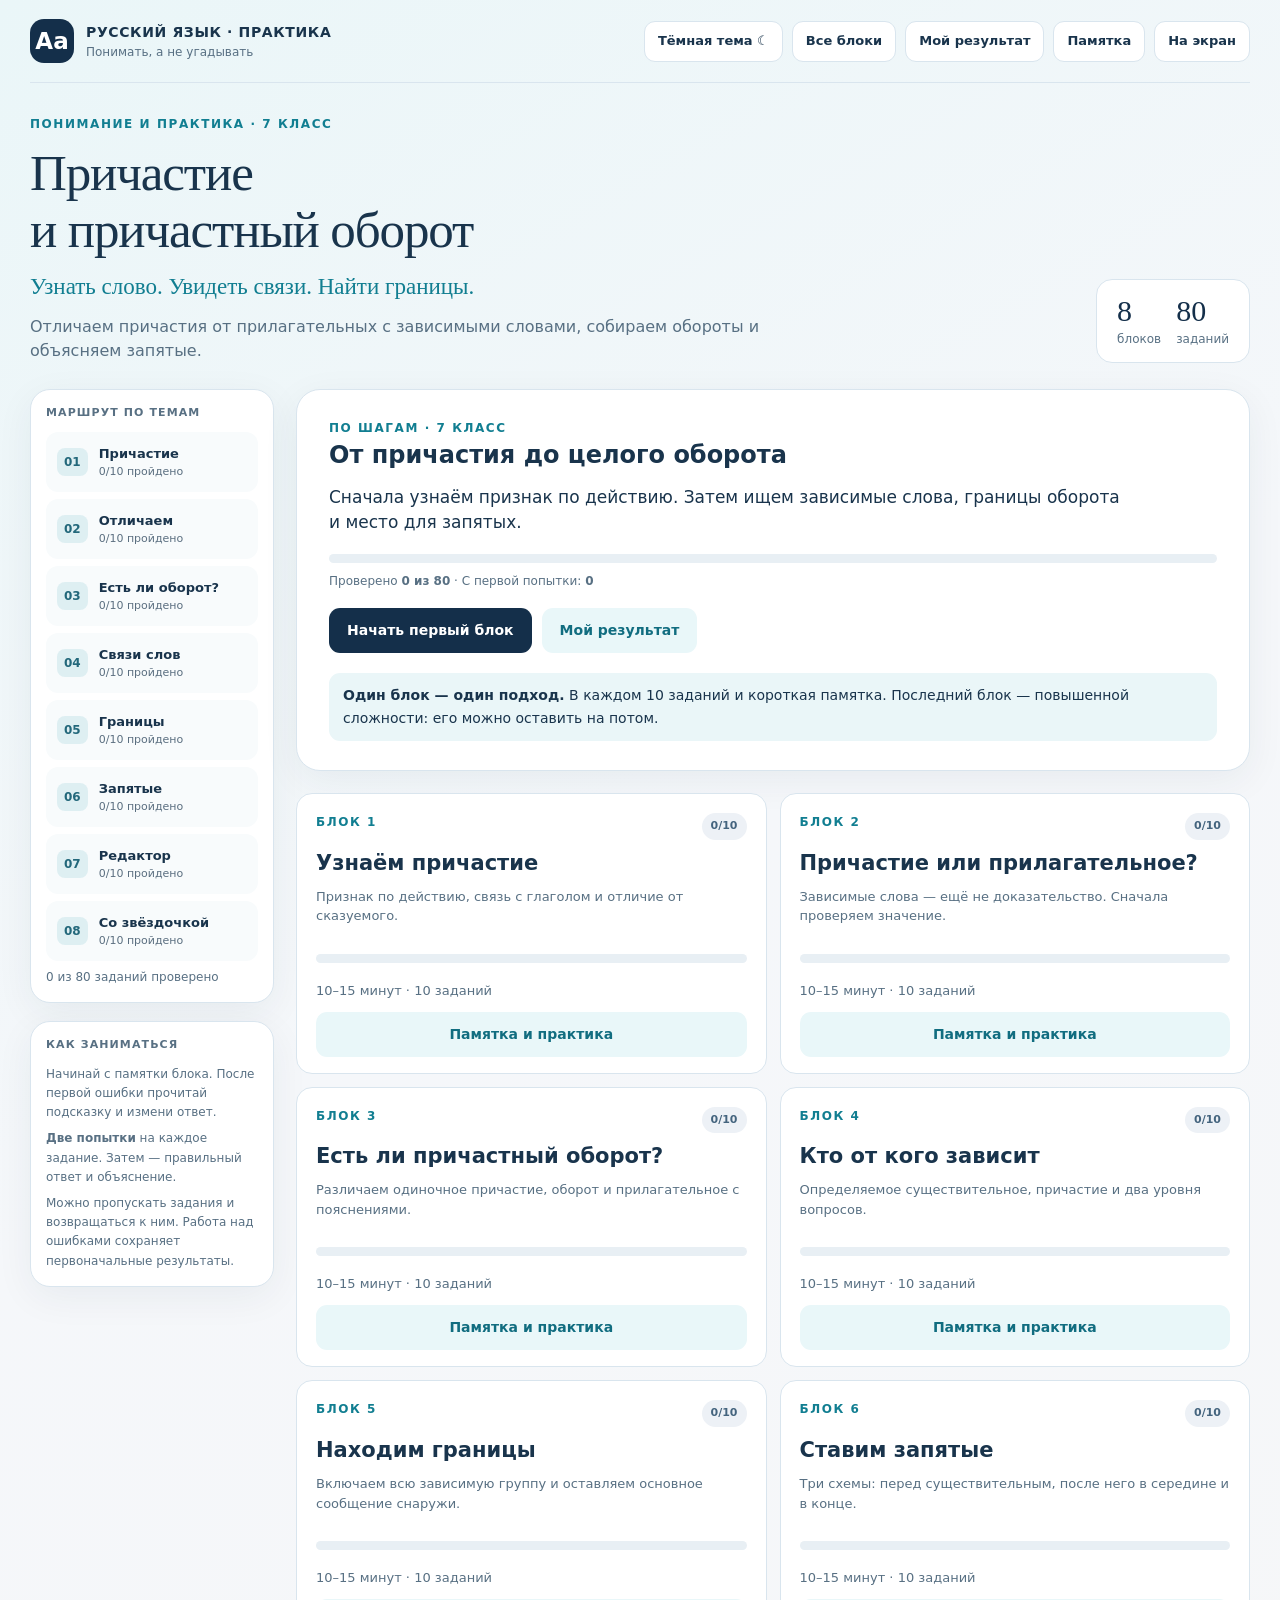
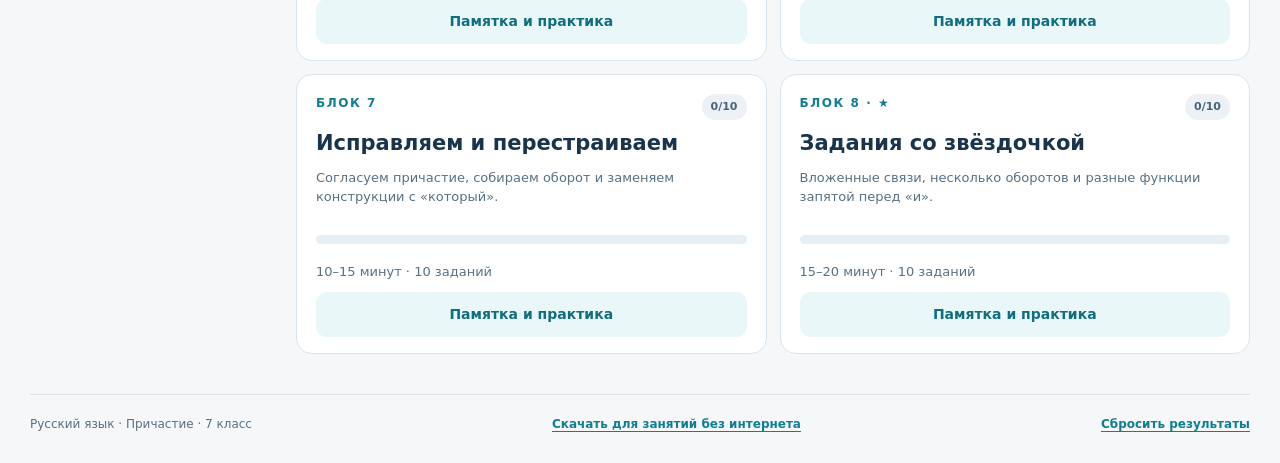
<file: russian-participle-summary/index.html>
<!doctype html>
<html lang="ru"><head><meta charset="utf-8"><meta name="viewport" content="width=device-width,initial-scale=1"><meta name="theme-color" content="#142f4a"><meta name="description" content="Причастие и причастный оборот: 80 заданий для 7 класса, две попытки, подсказки, выделение слов, запятые и отчёт для учителя. Работает без интернета."><title>Причастие и причастный оборот · Тренажёр · 7 класс</title>
<style>
:root{--page:#f4f7fa;--paper:#fff;--ink:#19344c;--muted:#587083;--accent:#117e91;--accentlight:#e6f6f8;--edge:#d9e5ee;--navy:#142f4a;--red:#a62f37;--redbg:#fff0f0;--green:#116347;--greenbg:#e9f8ef;--sand:#fff5e4;--shadow:0 10px 38px rgba(20,47,74,.06)}
*{box-sizing:border-box}html{scroll-behavior:smooth}body{font-family:system-ui,-apple-system,"Segoe UI",Roboto,Arial,sans-serif;background:linear-gradient(155deg,#eef8fb 0,#f5f7fa 30%,#f6f7f8 100%);color:var(--ink);margin:0;line-height:1.5}button,input{font:inherit}button{cursor:pointer}button:disabled{cursor:default;opacity:.62}button:focus-visible,input:focus-visible{outline:3px solid #cf982f;outline-offset:3px}.wrap{max-width:1330px;padding:0 30px;margin:0 auto}.top{height:auto;min-height:83px;display:flex;align-items:center;justify-content:space-between;gap:14px;border-bottom:1px solid var(--edge)}.brand{display:flex;align-items:center;gap:12px}.logo{width:44px;height:44px;flex:0 0 44px;background:var(--navy);color:white;border-radius:14px;display:grid;place-items:center;font-size:23px;font-weight:800}.bname{font-size:14px;font-weight:850;letter-spacing:.045em}.bsub{font-size:12px;color:var(--muted)}.header-tools{display:flex;align-items:center;flex-wrap:wrap;gap:9px}.ghost{background:white;border:1px solid var(--edge);border-radius:11px;padding:9px 13px;color:var(--ink);font-size:13px;font-weight:700;min-height:41px}.ghost:hover{background:#eef8fb}.hero{display:flex;justify-content:space-between;align-items:end;gap:20px;padding:32px 0 26px}.eyebrow{font-size:12px;letter-spacing:.13em;text-transform:uppercase;color:var(--accent);font-weight:850}.hero h1{font-family:Georgia,'Times New Roman',serif;font-size:clamp(32px,4.5vw,53px);line-height:1.12;font-weight:500;letter-spacing:-.022em;margin:12px 0 11px}.hero p{font-size:16px;color:var(--muted);margin:0;max-width:720px}.hero-tally{display:grid;grid-template-columns:auto auto;gap:3px 15px;background:white;border:1px solid var(--edge);border-radius:16px;padding:14px 20px;white-space:nowrap}.big{font-family:Georgia,serif;font-size:30px;color:var(--navy);line-height:1.1}.small{font-size:12px;color:var(--muted)}.layout{display:grid;grid-template-columns:244px minmax(0,1fr);align-items:start;gap:22px}.sidebar{display:flex;flex-direction:column;gap:18px}.sideblock{background:#fff;border:1px solid var(--edge);border-radius:20px;padding:15px;box-shadow:var(--shadow)}.side-title{font-size:11px;text-transform:uppercase;color:var(--muted);letter-spacing:.1em;font-weight:850;margin:0 0 11px}.daynav{display:grid;gap:7px}.daylink{width:100%;display:flex;align-items:center;gap:11px;text-align:left;background:#f8fbfc;border:1px solid transparent;border-radius:12px;padding:11px 10px;color:var(--ink)}.daylink:hover{background:#eaf5f7}.daylink.active{background:var(--navy);color:#fff}.daynum{border-radius:8px;background:#deeff2;padding:5px 7px;font-size:12px;font-weight:850;color:#23687b}.daylink.active .daynum{background:#345977;color:#fff}.daycopy{flex:1;min-width:0}.daycopy strong{font-size:13px;display:block}.daycopy span{display:block;font-size:11px;opacity:.7}.daylink .tick{font-size:11px;opacity:.8}.mini-progress{height:7px;background:#e4eff2;border-radius:8px;overflow:hidden;margin-top:4px}.mini-fill{height:100%;background:var(--accent);transition:width .2s}.small-note{font-size:12px;color:var(--muted);margin:7px 0 0}.content{min-width:0}.panel{background:white;border:1px solid var(--edge);box-shadow:var(--shadow);border-radius:24px;padding:29px 32px;margin-bottom:22px}.panel h2{font-size:24px;margin:0 0 12px}.panel p{margin:9px 0;color:var(--muted)}.intro-lead{font-size:17px!important;color:var(--ink)!important;max-width:800px}.overall{background:#e8eff4;border-radius:99px;overflow:hidden;height:9px;margin:18px 0 8px}.overall > div{height:100%;background:var(--accent);transition:width .22s}.day-grid{display:grid;grid-template-columns:repeat(2,minmax(0,1fr));gap:13px;margin-top:18px}.day-card{padding:19px 19px 16px;border:1px solid var(--edge);border-radius:16px;background:#fafcfd;display:flex;flex-direction:column;gap:10px;min-height:204px}.day-card p{font-size:13px;margin:0;color:var(--muted)}.day-card-head{display:flex;justify-content:space-between;align-items:start;gap:8px}.day-card h3{font-size:18px;margin:0}.chip{display:inline-flex;align-items:center;gap:5px;font-weight:800;font-size:11px;padding:5px 9px;background:var(--accentlight);color:#0b7285;border-radius:99px;white-space:nowrap}.chip.soft{background:#edf1f6;color:#44647e}.chip.warm{background:var(--sand);color:#936720}.wide{width:100%}.btn{border:0;border-radius:11px;background:#eaf1f6;color:var(--ink);font-size:14px;padding:11px 18px;min-height:45px;font-weight:800}.btn.primary{background:var(--navy);color:white}.btn.primary:hover{background:#245577}.btn:hover:not(:disabled){filter:brightness(.97)}.btn.light{background:#e9f7f9;color:#116d80}.actions{display:flex;gap:10px;flex-wrap:wrap;margin:17px 0 0}.day-icon{font-size:26px}.day-top{display:flex;justify-content:space-between;align-items:center;flex-wrap:wrap;gap:10px}.day-title{font-family:Georgia,serif;font-size:37px!important;font-weight:500;margin:5px 0 0!important}.day-path{font-size:14px;color:var(--muted)}.tasks{display:grid;grid-template-columns:repeat(10,minmax(0,1fr));gap:7px;margin:17px 0 0}.task{border:1px solid #cedee6;border-radius:9px;background:#f6fafb;min-width:0;height:40px;font-size:12px;font-weight:800}.task.completed-first{background:#e7f5eb;border-color:#a7ccb5;color:#14603d}.task.completed-second{background:#fff3d8;border-color:#e8cb83;color:#7e631e}.task.completed-revealed{background:#f9e7df;border-color:#e1ab99;color:#834637}.task.current{outline:3px solid var(--accent);outline-offset:2px}.qtop{display:flex;justify-content:space-between;align-items:center;gap:8px;margin-bottom:19px;flex-wrap:wrap}.qmeta{color:var(--muted);font-size:12px;font-weight:700}.qtitle{font-size:25px;line-height:1.33;letter-spacing:-.014em;margin:0 0 18px;font-weight:800}.quote{background:#f3f8fb;padding:25px 20px;border-radius:15px;text-align:center;font-family:Georgia,serif;font-size:clamp(22px,3vw,34px);line-height:1.4;overflow-wrap:anywhere;margin-bottom:20px}.quote mark{background:#d2edf0;color:#0f5260;border-radius:5px;padding:0 .08em;box-decoration-break:clone}.attemptline{display:flex;justify-content:space-between;gap:9px;color:var(--muted);font-size:12px;margin:0 0 12px}.answers{display:grid;grid-template-columns:repeat(2,minmax(0,1fr));gap:11px}.answer{border:1.5px solid var(--edge);border-radius:12px;text-align:left;padding:13px 14px;min-height:72px;background:#fff;color:var(--ink);font-size:15px;font-weight:650;display:flex;align-items:center;gap:12px}.answer:hover:not(:disabled){background:#f3fafc;border-color:#80b8c3}.answer .letter{flex:0 0 29px;height:29px;border:1px solid #d1e0e8;display:grid;place-items:center;border-radius:8px;color:#557181;font-size:12px}.answer.wrong{background:var(--redbg);border-color:#d77c83;color:var(--red)}.answer.correct{background:var(--greenbg);border-color:#7bb899;color:var(--green)}.answer.wrong .letter,.answer.correct .letter{border-color:currentColor;color:inherit}.answer:disabled{opacity:1}.feedback{border-radius:15px;padding:18px 20px;margin:20px 0 0}.feedback.try{background:#fff6e8;border:1px solid #eed4a2}.feedback.good{background:#edf8f0;border:1px solid #bcdcc8}.feedback.reveal{background:#f7f3ea;border:1px solid #e7d8b8}.feedback h3{margin:0 0 7px;font-size:17px}.feedback p{color:var(--ink);font-size:14px;line-height:1.6;margin:8px 0}.chain{background:#fff;border-radius:11px;padding:11px 12px;margin:12px 0 0;font-size:14px;font-weight:750;color:#216879}.qfoot{border-top:1px solid var(--edge);padding-top:18px;margin-top:22px;display:flex;justify-content:space-between;gap:10px;align-items:center}.muted{color:var(--muted)}.small-label{font-size:12px;color:var(--muted)}.result-numbers{display:grid;grid-template-columns:repeat(3,minmax(0,1fr));gap:10px;margin:22px 0}.resstat{background:#f2f7f9;border:1px solid var(--edge);border-radius:14px;padding:16px}.resstat strong{font:normal 33px Georgia,serif;display:block}.resstat span{font-size:12px;color:var(--muted)}.result-lines{display:grid;gap:7px}.result-line{display:grid;grid-template-columns:200px 1fr 80px;gap:8px;align-items:center;padding:10px 0;border-bottom:1px solid var(--edge);font-size:14px}.result-line .pbar{height:8px;background:#e7edf1;border-radius:8px;overflow:hidden}.result-line .pbar span{display:block;height:100%;background:var(--accent)}.textinput{display:block;border:1px solid #cbdde5;border-radius:10px;max-width:360px;width:100%;padding:10px 13px;min-height:45px;margin:7px 0 15px}.reporttxt{display:block;width:100%;min-height:240px;max-height:480px;padding:14px;border:1px solid #cddde4;border-radius:13px;font:13px/1.6 ui-monospace,SFMono-Regular,Consolas,monospace;color:var(--ink);background:#fbfcfd;resize:vertical;white-space:pre-wrap}.warning{font-size:12px;padding:10px 13px;background:#f8f4e7;border-radius:10px;color:#756222;margin:15px 0}.footer{display:flex;justify-content:space-between;flex-wrap:wrap;gap:10px;border-top:1px solid var(--edge);padding:20px 0 30px;margin-top:18px;font-size:12px;color:var(--muted)}.linkbtn{border:0;background:transparent;color:var(--accent);text-decoration:underline;text-underline-offset:3px;padding:0;font-weight:750}dialog{border:1px solid var(--edge);width:min(760px,calc(100% - 28px));max-height:88dvh;overflow:auto;border-radius:20px;padding:28px;color:var(--ink);box-shadow:0 30px 80px #10263b55}dialog::backdrop{background:#132e44bb;backdrop-filter:blur(3px)}.dlg-head{display:flex;justify-content:space-between;align-items:start;gap:12px}.dlg-head h2{font:normal 31px Georgia,serif;margin:0 0 15px}.close{border:0;background:#eaf2f7;border-radius:9px;width:34px;height:34px;font-size:22px}.rule{padding:16px 0;border-top:1px solid var(--edge)}.rule h3{margin:0 0 6px;font-size:17px}.rule p{margin:5px 0;font-size:14px;line-height:1.65}.mini-table{width:100%;border-collapse:collapse;font-size:13px;margin:10px 0}.mini-table td,.mini-table th{border-bottom:1px solid var(--edge);padding:9px;text-align:left;vertical-align:top}.mini-table th{background:#f3f8fa}.helpnote{border-radius:11px;padding:11px 14px;background:#eaf6f8;font-size:14px}.sr{position:absolute!important;width:1px;height:1px;overflow:hidden;clip:rect(0 0 0 0);white-space:nowrap}.fullscreen .layout{grid-template-columns:minmax(0,1fr)}.fullscreen .sidebar,.fullscreen .hero,.fullscreen .footer{display:none}.fullscreen .content{max-width:1050px;margin:20px auto 0;width:100%}.fullscreen .qtitle{font-size:32px}.fullscreen .quote{font-size:39px}.fullscreen .answer{font-size:20px;min-height:82px}.hide{display:none!important}
@media(max-width:1000px){.wrap{padding:0 19px}.layout{grid-template-columns:205px minmax(0,1fr);gap:14px}.panel{padding:23px}.day-grid{grid-template-columns:1fr}.answers{grid-template-columns:1fr}.tasks{grid-template-columns:repeat(8,minmax(0,1fr))}}
@media(max-width:750px){.wrap{padding:0 14px}.top{padding:13px 0;min-height:73px;flex-wrap:wrap}.logo{height:37px;width:37px;flex-basis:37px;font-size:20px}.bname{font-size:12px}.bsub{font-size:10px}.header-tools{gap:5px}.ghost{font-size:12px;padding:9px}.hero{display:block;padding:23px 0 17px}.hero p{font-size:14px}.hero-tally{display:inline-grid;margin-top:16px}.layout{display:flex;flex-direction:column}.sidebar{width:100%}.sideblock{padding:9px 11px}.side-title{display:none}.daynav{grid-template-columns:repeat(5,minmax(0,1fr));gap:4px}.daylink{padding:9px 2px;min-width:0;flex-direction:column;gap:4px;text-align:center}.daycopy strong{font-size:11px}.daycopy span,.daynum,.daylink .tick{display:none}.sidebar .sideblock:nth-child(2){display:none}.content{width:100%}.panel{padding:22px 17px;border-radius:19px}.panel h2{font-size:22px}.day-title{font-size:30px!important}.qtitle{font-size:23px}.quote{font-size:25px;padding:20px 12px}.tasks{grid-template-columns:repeat(7,minmax(0,1fr))}.answer{min-height:65px}.qfoot{gap:8px}.btn{padding:10px 12px}.result-line{grid-template-columns:125px 1fr 48px;font-size:12px}.fullscreen .quote{font-size:29px}.fullscreen .qtitle{font-size:25px}.fullscreen .answer{font-size:17px;min-height:67px}}
@media(max-width:390px){.daycopy strong{font-size:10px}.tasks{grid-template-columns:repeat(6,minmax(0,1fr))}.day-grid{gap:10px}.panel{padding:19px 13px}.qtitle{font-size:21px}.quote{font-size:23px}.qtop{margin-bottom:13px}.resstat{padding:11px 8px}.resstat strong{font-size:25px}.resstat span{font-size:10px}}
@media print{body{background:#fff}.top,.sidebar,.hero,.footer,.actions,.btn,.linkbtn{display:none!important}.layout{display:block}.panel{border:0;box-shadow:none}.reporttxt{height:auto;max-height:none}.wrap{max-width:100%}}
@media(prefers-reduced-motion:reduce){*{scroll-behavior:auto!important;transition:none!important}}
/* Точечные улучшения чтения без изменения привычного интерфейса */
.hero h1{max-width:820px}.quote mark{font-weight:700}.chain{overflow-wrap:anywhere}
@media(max-width:390px){.hero h1{font-size:31px}.daynav{gap:3px}}

.day-grid .day-card:last-child{grid-column:auto}
.field-stat-grid{display:grid;grid-template-columns:repeat(3,minmax(0,1fr));gap:10px;margin:16px 0}
.field-stat{display:flex;flex-direction:column;gap:5px;padding:14px;border:1px solid var(--edge);border-radius:12px;background:var(--paper)}
.field-stat strong{font:normal 28px Georgia,serif}.field-stat span,.field-stat small{font-size:12px;color:var(--muted)}
.parse-panel .qfoot{position:static;margin:22px 0 0;padding:16px 0 0;box-shadow:none}
.parse-grid{display:grid;grid-template-columns:repeat(2,minmax(0,1fr));gap:16px;margin-top:22px}
.parse-field{min-width:0;padding:15px;border:1px solid var(--edge);border-radius:14px;background:var(--paper)}
.parse-field label{display:block;font-weight:750;font-size:14px;margin-bottom:8px}
.parse-field .entry-input{width:100%;min-width:0;max-width:100%;font-size:15px}
.parse-field select{font-family:inherit}
.field-feedback{font-size:13px!important;line-height:1.55;margin-top:9px!important}
@media(max-width:750px){.daynav{grid-template-columns:repeat(5,minmax(0,1fr))}.parse-grid{grid-template-columns:1fr}.hero-tally{max-width:100%}.daycopy strong{font-size:11px}}
@media(max-width:500px){.field-stat-grid{grid-template-columns:repeat(2,minmax(0,1fr))}}
@media print{.print-only{white-space:pre-wrap;overflow-wrap:anywhere}}

:root{--paper:#fff;--soft:#f3f8fb;--select:#d4edf2;--selectedborder:#117e91}body{background:linear-gradient(150deg,#eaf6f8,#f5f7fa 45%,#f6f7f8)}.day-grid{margin:0 0 22px}.day-card{min-height:270px;background:var(--paper)}.day-card .btn{margin-top:auto}.day-card h3{font-size:21px;line-height:1.3}.sideblock,.panel,.ghost,.answer,dialog{background:var(--paper)}.hero h1{max-width:900px;font-size:clamp(31px,4.3vw,51px)}.hero p{max-width:730px}.hero-sub{font-family:Georgia,serif;font-size:23px;color:var(--accent);margin-bottom:10px}.section-label{font-size:21px!important;margin:3px 0 0!important}.lesson-rule{margin-top:22px}.lesson-rule p{font-size:17px;line-height:1.75}.entry-label{font-weight:750}.wide-input{max-width:none;font-size:20px}.answer.selected{outline:2px solid var(--selectedborder);outline-offset:2px;background:var(--accentlight)}.answer:disabled{cursor:default}.tokenbox{padding:22px 16px;border:1px solid var(--edge);border-radius:16px;background:var(--soft);display:flex;align-items:center;justify-content:center;gap:9px;flex-wrap:wrap;font-size:24px;line-height:1.9}.word-token{font:inherit;color:var(--ink);border:1.5px solid var(--edge);background:var(--paper);border-radius:10px;padding:3px 8px;min-height:50px;transition:background .1s}.word-token:hover:not(:disabled){border-color:var(--accent)}.word-token.picked{background:var(--select);border-color:var(--selectedborder);box-shadow:0 0 0 1px var(--selectedborder)}.word-token:disabled{opacity:1}.punctuation{gap:2px 4px;justify-content:flex-start;font-family:Georgia,serif;font-size:27px}.gap{width:29px;height:44px;border:1px dashed #8daab8;border-radius:7px;display:inline-grid;place-items:center;flex-shrink:0;font:700 29px Georgia,serif;background:var(--paper);color:var(--muted);padding:0 0 5px}.gap.picked{background:var(--select);border:2px solid var(--selectedborder);color:var(--ink)}.gap:disabled{opacity:1}.right-token{background:var(--greenbg)!important;border-color:var(--green)!important;color:var(--green)!important}.bad-token{background:var(--redbg)!important;border-color:var(--red)!important;color:var(--red)!important}.gap.right-token:empty:after{content:','}.solution{font-size:18px;line-height:1.6;overflow-wrap:anywhere}.feedback:focus{outline:2px solid var(--accent);outline-offset:4px}.helpnote{line-height:1.65}#hint-box{margin-top:14px}.small-note{line-height:1.6}.chip{white-space:normal}.daycopy strong{font-size:13px}.tasks{grid-template-columns:repeat(10,minmax(0,1fr))}.warning[hidden],*[hidden]{display:none!important}.reporttxt{margin-top:18px}.question-panel{min-height:400px}.footer a{color:var(--accent)}h2:focus{outline:none}.quote{background:var(--soft)}.fullscreen .tokenbox{font-size:30px}.footer{align-items:center}dialog p{line-height:1.7}.hero-tally{background:var(--paper)}.textinput{background:var(--paper);color:var(--ink)}.helpnote{color:var(--ink)}
[data-theme=dark]{color-scheme:dark;--page:#101e2a;--paper:#182b3b;--ink:#e5eef5;--muted:#adc1cf;--accent:#70d0db;--accentlight:#204954;--edge:#355064;--navy:#18384f;--soft:#122534;--select:#245768;--selectedborder:#76cddd;--red:#ffb0b5;--redbg:#542c37;--green:#a1e5c2;--greenbg:#214638;--sand:#4b4227;--shadow:0 10px 38px #0002}
[data-theme=dark] body{background:linear-gradient(150deg,#112d39,#10202f 50%,#111f2b)}[data-theme=dark] .daylink{background:#1c3446}[data-theme=dark] .daylink.active{background:#2b5a70}[data-theme=dark] .btn{background:#2b4357;color:var(--ink)}[data-theme=dark] .btn.primary{background:#70d0db;color:#102b37}[data-theme=dark] .btn.light,[data-theme=dark] .chip,[data-theme=dark] .helpnote{background:#204954;color:#b7eaf0}[data-theme=dark] .task{background:#20394c;color:var(--ink);border-color:#4b687a}[data-theme=dark] .daynum{background:#315369;color:#e8f4fa}[data-theme=dark] .resstat,[data-theme=dark] .reporttxt{background:#122534;color:var(--ink)}[data-theme=dark] .big{color:var(--ink)}[data-theme=dark] .feedback.try,[data-theme=dark] .feedback.reveal{background:#413b29;border-color:#807145}[data-theme=dark] .feedback.good{background:#214638;border-color:#3e805c}[data-theme=dark] .chain{background:#122534;color:#9cdee7}[data-theme=dark] .ghost:hover,[data-theme=dark] .answer:hover:not(:disabled){background:#244b5b}[data-theme=dark] .chip.soft{background:#2a4359;color:#c3d8e7}[data-theme=dark] .overall,[data-theme=dark] .mini-progress,[data-theme=dark] .pbar{background:#314a5d}[data-theme=dark] .close{background:#314a5d;color:var(--ink)}[data-theme=dark] .warning{background:#423c28;color:#e6d7ac}
@media(max-width:750px){.daynav{grid-template-columns:repeat(4,minmax(0,1fr))}.daycopy strong{font-size:11px}.tasks{grid-template-columns:repeat(5,minmax(0,1fr))}.tokenbox{font-size:21px;padding:18px 10px;gap:7px}.punctuation{font-size:23px;gap:4px 2px}.gap{width:27px;min-height:44px}.word-token{min-height:46px}.hero-sub{font-size:21px}.day-card{min-height:235px}.lesson-rule p{font-size:16px}.attemptline{flex-wrap:wrap}.qfoot .btn{min-height:48px}.fullscreen .tokenbox{font-size:24px}.header-tools{gap:7px}.ghost{min-height:44px}.hero-tally{padding:12px 17px}.top{align-items:flex-start}.bname{font-size:11px}.result-numbers{gap:7px}.resstat{padding:12px 8px}}
@media print{.tokenbox,.word-token{background:white;color:black}.reporttxt{display:none}.print-report{white-space:pre-wrap}.day-grid{display:block}}

.comma-unit{display:inline-flex;align-items:center;gap:5px;white-space:nowrap}.punctuation{column-gap:6px;row-gap:10px}
</style></head><body><div class="wrap">
<header class="top"><div class="brand"><div class="logo" aria-hidden="true">Аа</div><div><div class="bname">РУССКИЙ ЯЗЫК · ПРАКТИКА</div><div class="bsub">Понимать, а не угадывать</div></div></div><nav class="header-tools" aria-label="Основная навигация"><button class="ghost" id="theme-button" aria-pressed="false">Тёмная тема ☾</button><button class="ghost" id="home-button">Все блоки</button><button class="ghost" id="report-button">Мой результат</button><button class="ghost" id="help-button">Памятка</button><button class="ghost" id="full-button" aria-pressed="false">На экран</button></nav></header>
<section class="hero"><div><div class="eyebrow">Понимание и практика · 7 класс</div><h1>Причастие<br>и причастный оборот</h1><div class="hero-sub">Узнать слово. Увидеть связи. Найти границы.</div><p>Отличаем причастия от прилагательных с зависимыми словами, собираем обороты и объясняем запятые.</p></div><div class="hero-tally"><span class="big">8</span><span class="big">80</span><span class="small">блоков</span><span class="small">заданий</span></div></section>
<div class="warning" id="storage-warning" hidden>Сохранение в этом браузере недоступно. Перед закрытием страницы скачай отчёт в разделе «Мой результат».</div>
<div class="layout"><aside class="sidebar"><div class="sideblock"><h2 class="side-title">Маршрут по темам</h2><nav class="daynav" id="daynav" aria-label="Тематические блоки"></nav><p class="small-note" id="side-progress"></p></div><div class="sideblock"><h2 class="side-title">Как заниматься</h2><p class="small-note">Начинай с памятки блока. После первой ошибки прочитай подсказку и измени ответ.</p><p class="small-note"><b>Две попытки</b> на каждое задание. Затем — правильный ответ и объяснение.</p><p class="small-note">Можно пропускать задания и возвращаться к ним. Работа над ошибками сохраняет первоначальные результаты.</p></div></aside><main class="content" id="app"></main></div>
<footer class="footer"><span>Русский язык · Причастие · 7 класс</span><button class="linkbtn" id="download-trainer">Скачать для занятий без интернета</button><button class="linkbtn" id="reset-button">Сбросить результаты</button></footer></div>
<dialog id="help-dialog" aria-labelledby="help-title"><div class="dlg-head"><h2 id="help-title">Памятка и алгоритм</h2><button class="close" id="help-close" aria-label="Закрыть памятку">×</button></div><div id="help-body"></div></dialog>
<dialog id="reset-dialog" aria-labelledby="reset-title"><h2 id="reset-title">Начать заново?</h2><p>Будут удалены ответы, черновики и повторения только в этом тренажёре на этом устройстве. Сначала скачай отчёт, если он нужен.</p><div class="actions"><button class="btn" id="reset-cancel">Отмена</button><button class="btn primary" id="reset-confirm">Да, начать заново</button></div></dialog>
<noscript><p>Для работы тренажёра включи JavaScript в браузере.</p></noscript>
<script>const BLOCKS=[{"id": 1, "title": "Узнаём причастие", "short": "Причастие", "desc": "Признак по действию, связь с глаголом и отличие от сказуемого.", "rule": "<b>Причастие</b> обозначает признак предмета по действию: <b>читающий</b> — который читает; <b>прочитанный</b> — который прочитали. Оно сочетает признаки глагола и прилагательного. В школьных курсах его рассматривают как особую форму глагола или как самостоятельную часть речи.<br><br>Задаём вопрос <b>какой?</b>, но этого мало: так же спрашиваем о прилагательном. Проверь значение действия и связь с глаголом. В предложении «Мальчик, читающий книгу, улыбнулся» основа — <b>мальчик улыбнулся</b>; читающий книгу — определение."}, {"id": 2, "title": "Причастие или прилагательное?", "short": "Отличаем", "desc": "Зависимые слова — ещё не доказательство. Сначала проверяем значение.", "rule": "<b>Прилагательные тоже имеют зависимые слова:</b> довольный результатом, похожий на отца, полезный для здоровья. Такие сочетания не являются причастными оборотами.<br><br><b>Красный от мороза</b> — цвет, прилагательное.<br><b>Покрасневший от мороза</b> — который покраснел, причастие от покраснеть.<br><br>Не решай по одному окончанию, внешнему сходству или количеству слов. Смотри на значение главного слова в данном контексте."}, {"id": 3, "title": "Есть ли причастный оборот?", "short": "Есть ли оборот?", "desc": "Различаем одиночное причастие, оборот и прилагательное с пояснениями.", "rule": "<b>Причастный оборот = причастие + зависимые от него слова.</b><br><br><b>Шумящий лес</b> — одиночное причастие: лес — определяемое слово, а не зависимое при причастии.<br><b>Шумящий под ветром лес</b> — оборот шумящий под ветром.<br><b>Довольный ответом ученик</b> — прилагательное с зависимым словом, причастного оборота нет."}, {"id": 4, "title": "Кто от кого зависит", "short": "Связи слов", "desc": "Определяемое существительное, причастие и два уровня вопросов.", "rule": "<b>Дорожка → какая? → ведущая к реке.</b> Дорожка — определяемое слово; оно находится вне оборота.<br><b>Ведущая → куда? → к реке.</b> Внутри оборота главное слово — причастие.<br><br>В «освещённый ярким солнцем» есть вложенная связь: освещённый чем? солнцем; солнцем каким? ярким. Ярким тоже входит в оборот. Весь оборот выполняет роль <b>определения</b>."}, {"id": 5, "title": "Находим границы", "short": "Границы", "desc": "Включаем всю зависимую группу и оставляем основное сообщение снаружи.", "rule": "1. Найди причастие и определяемое существительное.<br>2. Задай вопросы от причастия к зависимым словам.<br>3. Включи слова, зависящие от этих зависимых слов.<br>4. Исключи определяемое существительное и основное сообщение.<br><br>Птицы, <b>сидевшие на ветках старой берёзы</b>, вдруг взлетели. Старой — внутри оборота, птицы и вдруг взлетели — снаружи. В заданиях нажимай на <b>каждое</b> слово оборота; запятые на карточках отдельно выбирать не нужно."}, {"id": 6, "title": "Ставим запятые", "short": "Запятые", "desc": "Три схемы: перед существительным, после него в середине и в конце.", "rule": "<b>Опавшие за ночь листья</b> покрыли дорожку. Оборот перед существительным: в этом примере без запятых.<br><br><b>Листья, опавшие за ночь,</b> покрыли дорожку. Оборот после существительного внутри предложения: две запятые.<br><br>Дорожку покрыли <b>листья, опавшие за ночь.</b> После существительного в конце предложения: одна запятая.<br><br>В блоке разобраны обычные случаи при существительных. Иные основания обособления здесь не проверяются. Одиночное причастие перед существительным само по себе запятой не требует."}, {"id": 7, "title": "Исправляем и перестраиваем", "short": "Редактор", "desc": "Согласуем причастие, собираем оборот и заменяем конструкции с «который».", "rule": "<b>К реке какой? Сверкающей.</b> Согласуй причастие с определяемым существительным в роде, числе и падеже; во множественном числе род не различается.<br><br>Существительное не должно разрывать оборот: неверно «покрытой поляной росой», верно <b>покрытой росой поляной</b>.<br><br>При переносе сохраняй весь оборот и заново проверяй запятые: <b>белку, прыгавшую по веткам</b> → <b>прыгавшую по веткам белку</b>."}, {"id": 8, "title": "Задания со звёздочкой", "short": "Со звёздочкой", "desc": "Вложенные связи, несколько оборотов и разные функции запятой перед «и».", "rule": "Этот блок <b>повышенной сложности</b>: к нему можно вернуться позже.<br><br>В «Мы подошли к реке, покрытой туманом, и остановились» запятая перед и <b>закрывает оборот</b>; основа одна.<br>В «Мы подошли к реке, и туман скрыл берег» она <b>разделяет части сложного предложения</b>.<br><br>Два однородных оборота с одиночным и не разделяются запятой: мост, <b>соединяющий берега реки и ведущий к деревне</b>. Совпадающие границы оборота и части предложения отмечаем одной запятой."}];const DATA=[{"id": "b1-01", "block": 1, "type": "choice", "prompt": "Что обозначает причастие?", "phrase": "", "answer": 3, "explain": "Причастие обозначает признак предмета по действию: читающий — тот, который читает.", "hint": "Сравни: книга интересная и книга, прочитанная учеником. Во втором случае признак связан с действием.", "options": ["Предмет", "Самостоятельное действие предмета", "Количество предметов", "Признак предмета по действию"]}, {"id": "b1-02", "block": 1, "type": "select", "prompt": "Выдели одно причастие.", "phrase": "Сверкающий снег лежал на поляне.", "answer": [0], "explain": "Сверкающий — который сверкает. Лежал — глагол, он сообщает основное действие.", "hint": "Ищи признак по действию. Попробуй заменить слово сочетанием «который + глагол»."}, {"id": "b1-03", "block": 1, "type": "select", "prompt": "Выдели одно причастие.", "phrase": "Мы нашли потерянный ключ.", "answer": [2], "explain": "Потерянный — ключ, который потеряли. Признак возник в результате действия.", "hint": "Ищи признак по действию. Попробуй заменить слово сочетанием «который + глагол»."}, {"id": "b1-04", "block": 1, "type": "select", "prompt": "Выдели одно причастие.", "phrase": "По небу плыли тёмные и сгущавшиеся тучи.", "answer": [5], "explain": "Сгущавшиеся — которые сгущались. Тёмные обозначает цвет: это прилагательное.", "hint": "Ищи признак по действию. Попробуй заменить слово сочетанием «который + глагол»."}, {"id": "b1-05", "block": 1, "type": "select", "prompt": "Выдели одно причастие.", "phrase": "Девочка принесла раскрытую книгу.", "answer": [2], "explain": "Раскрытую — книгу, которую раскрыли. Принесла — глагол, книгу — существительное.", "hint": "Ищи признак по действию. Попробуй заменить слово сочетанием «который + глагол»."}, {"id": "b1-06", "block": 1, "type": "input", "prompt": "Впиши начальную форму глагола, от которого образовано причастие.", "phrase": "летящий самолёт", "answer": ["лететь"], "explain": "Летящий — самолёт, который летит. Исходный глагол — лететь.", "hint": "Глагол в начальной форме отвечает на вопрос «что делать?» или «что сделать?»."}, {"id": "b1-07", "block": 1, "type": "input", "prompt": "Впиши начальную форму глагола, от которого образовано причастие.", "phrase": "прочитанная книга", "answer": ["прочитать"], "explain": "Прочитанная — книга, которую прочитали. Исходный глагол — прочитать.", "hint": "Глагол в начальной форме отвечает на вопрос «что делать?» или «что сделать?»."}, {"id": "b1-08", "block": 1, "type": "input", "prompt": "Впиши начальную форму глагола, от которого образовано причастие.", "phrase": "пожелтевшие листья", "answer": ["пожелтеть"], "explain": "Пожелтевшие — листья, которые пожелтели. Нужна начальная форма глагола: пожелтеть.", "hint": "Глагол в начальной форме отвечает на вопрос «что делать?» или «что сделать?»."}, {"id": "b1-09", "block": 1, "type": "choice", "prompt": "Какая замена передаёт смысл слова «освещённый»?", "phrase": "освещённый лампой стол", "answer": 2, "explain": "Освещённый — такой, который осветили. Действие направлено на стол.", "hint": "Кто-то осветил стол. Сам стол лампой не светит.", "options": ["Стол, который светит лампой", "Стол, который стоит у лампы", "Стол, который осветили лампой"]}, {"id": "b1-10", "block": 1, "type": "choice", "prompt": "Найди грамматическую основу.", "phrase": "Мальчик, читающий книгу, улыбнулся.", "answer": 2, "explain": "Основа — мальчик улыбнулся. Читающий книгу — определение: мальчик какой?", "hint": "Найди основное сообщение: кто? что сделал? Причастие здесь описывает мальчика.", "options": ["Мальчик читающий", "Читающий улыбнулся", "Мальчик улыбнулся"]}, {"id": "b2-01", "block": 2, "type": "choice", "prompt": "Какое слово стоит главным в этом сочетании?", "phrase": "довольный результатом", "answer": 0, "explain": "Довольный называет состояние, а не признак по действию. Результатом зависит от прилагательного.", "hint": "Проверь значение главного слова. Наличие зависимых слов само по себе ничего не решает.", "options": ["Прилагательное", "Причастие"]}, {"id": "b2-02", "block": 2, "type": "choice", "prompt": "Какое слово стоит главным в этом сочетании?", "phrase": "выполненный учеником", "answer": 0, "explain": "Выполненный — тот, который выполнили; выполнить — глагол. Учеником зависит от причастия.", "hint": "Проверь значение главного слова. Наличие зависимых слов само по себе ничего не решает.", "options": ["Причастие", "Прилагательное"]}, {"id": "b2-03", "block": 2, "type": "choice", "prompt": "Какое слово стоит главным в этом сочетании?", "phrase": "красный от мороза", "answer": 0, "explain": "Красный обозначает цвет. От мороза поясняет причину признака; зависимые слова есть у прилагательного.", "hint": "Проверь значение главного слова. Наличие зависимых слов само по себе ничего не решает.", "options": ["Прилагательное", "Причастие"]}, {"id": "b2-04", "block": 2, "type": "choice", "prompt": "Какое слово стоит главным в этом сочетании?", "phrase": "покрасневший от мороза", "answer": 0, "explain": "Покрасневший — тот, который покраснел. Признак связан с действием, изменением цвета.", "hint": "Проверь значение главного слова. Наличие зависимых слов само по себе ничего не решает.", "options": ["Причастие", "Прилагательное"]}, {"id": "b2-05", "block": 2, "type": "choice", "prompt": "Какое слово стоит главным в этом сочетании?", "phrase": "похожий на отца", "answer": 0, "explain": "Похожий — прилагательное со значением сходства. Внешнего сходства с суффиксом причастия недостаточно.", "hint": "Проверь значение главного слова. Наличие зависимых слов само по себе ничего не решает.", "options": ["Прилагательное", "Причастие"]}, {"id": "b2-06", "block": 2, "type": "choice", "prompt": "Какое слово стоит главным в этом сочетании?", "phrase": "летящий над озером", "answer": 0, "explain": "Летящий — тот, который летит. Над озером поясняет место действия.", "hint": "Проверь значение главного слова. Наличие зависимых слов само по себе ничего не решает.", "options": ["Причастие", "Прилагательное"]}, {"id": "b2-07", "block": 2, "type": "choice", "prompt": "Какое слово стоит главным в этом сочетании?", "phrase": "богатый витаминами", "answer": 0, "explain": "Богатый здесь обозначает свойство продукта. Витаминами — зависимое слово при прилагательном.", "hint": "Проверь значение главного слова. Наличие зависимых слов само по себе ничего не решает.", "options": ["Прилагательное", "Причастие"]}, {"id": "b2-08", "block": 2, "type": "choice", "prompt": "Какое слово стоит главным в этом сочетании?", "phrase": "собранный садовником", "answer": 0, "explain": "Собранный — тот, который собрали. Садовником указывает, кем выполнено действие.", "hint": "Проверь значение главного слова. Наличие зависимых слов само по себе ничего не решает.", "options": ["Причастие", "Прилагательное"]}, {"id": "b2-09", "block": 2, "type": "choice", "prompt": "Какое рассуждение верно?", "phrase": "готовый к уроку ученик", "answer": 2, "explain": "Готовый к уроку — прилагательное с зависимыми словами. Оно обозначает состояние готовности. Это не причастный оборот.", "hint": "Начни с определения части речи главного слова, а не с подсчёта слов.", "options": ["К уроку — зависимые слова, значит, готовый обязательно причастие", "Любое слово на -ый — причастие", "Готовый — прилагательное; зависимые слова бывают и у прилагательных"]}, {"id": "b2-10", "block": 2, "type": "choice", "prompt": "В каком сочетании есть именно причастный оборот?", "phrase": "", "answer": 2, "explain": "Решивший задачу: решивший — который решил; задачу зависит от причастия. В других сочетаниях главные слова — прилагательные.", "hint": "Оборот должен начинаться с причастия, обозначающего признак по действию.", "options": ["полезный для здоровья продукт", "готовый к поездке турист", "решивший задачу ученик", "верный своему слову человек"]}, {"id": "b3-01", "block": 3, "type": "choice", "prompt": "Определи конструкцию.", "phrase": "шумящий лес", "answer": 2, "explain": "Шумящий — причастие без зависимых слов. Лес — определяемое существительное; в оборот оно не входит.", "hint": "Сначала определи часть речи. Затем проверь, есть ли слова, зависящие именно от причастия.", "options": ["Причастный оборот при существительном", "Прилагательное с зависимыми словами при существительном", "Одиночное причастие при существительном"]}, {"id": "b3-02", "block": 3, "type": "choice", "prompt": "Определи конструкцию.", "phrase": "шумящий под ветром лес", "answer": 0, "explain": "Шумящий под ветром — причастный оборот. Под ветром зависит от шумящий; лес — определяемое слово.", "hint": "Сначала определи часть речи. Затем проверь, есть ли слова, зависящие именно от причастия.", "options": ["Причастный оборот при существительном", "Прилагательное с зависимыми словами при существительном", "Одиночное причастие при существительном"]}, {"id": "b3-03", "block": 3, "type": "choice", "prompt": "Определи конструкцию.", "phrase": "внимательный к людям человек", "answer": 1, "explain": "Внимательный — прилагательное. К людям — его зависимые слова, поэтому причастного оборота нет.", "hint": "Сначала определи часть речи. Затем проверь, есть ли слова, зависящие именно от причастия.", "options": ["Причастный оборот при существительном", "Прилагательное с зависимыми словами при существительном", "Одиночное причастие при существительном"]}, {"id": "b3-04", "block": 3, "type": "choice", "prompt": "Определи конструкцию.", "phrase": "прочитанная книга", "answer": 2, "explain": "Прочитанная — одиночное причастие. Книга не является зависимым словом при нём.", "hint": "Сначала определи часть речи. Затем проверь, есть ли слова, зависящие именно от причастия.", "options": ["Причастный оборот при существительном", "Прилагательное с зависимыми словами при существительном", "Одиночное причастие при существительном"]}, {"id": "b3-05", "block": 3, "type": "choice", "prompt": "Определи конструкцию.", "phrase": "прочитанная вчера книга", "answer": 0, "explain": "Прочитанная когда? Вчера. Оборот — прочитанная вчера; книга в него не входит.", "hint": "Сначала определи часть речи. Затем проверь, есть ли слова, зависящие именно от причастия.", "options": ["Причастный оборот при существительном", "Прилагательное с зависимыми словами при существительном", "Одиночное причастие при существительном"]}, {"id": "b3-06", "block": 3, "type": "choice", "prompt": "Определи конструкцию.", "phrase": "довольный ответом ученик", "answer": 1, "explain": "Довольный — прилагательное с зависимым словом ответом. Наличие пояснения не делает его причастием.", "hint": "Сначала определи часть речи. Затем проверь, есть ли слова, зависящие именно от причастия.", "options": ["Причастный оборот при существительном", "Прилагательное с зависимыми словами при существительном", "Одиночное причастие при существительном"]}, {"id": "b3-07", "block": 3, "type": "choice", "prompt": "Определи конструкцию.", "phrase": "летящая над лесом птица", "answer": 0, "explain": "Летящая где? Над лесом. Это оборот, определяемое слово — птица.", "hint": "Сначала определи часть речи. Затем проверь, есть ли слова, зависящие именно от причастия.", "options": ["Причастный оборот при существительном", "Прилагательное с зависимыми словами при существительном", "Одиночное причастие при существительном"]}, {"id": "b3-08", "block": 3, "type": "choice", "prompt": "Определи конструкцию.", "phrase": "сверкающий снег", "answer": 2, "explain": "Сверкающий — одиночное причастие; снег — слово, которое оно определяет.", "hint": "Сначала определи часть речи. Затем проверь, есть ли слова, зависящие именно от причастия.", "options": ["Причастный оборот при существительном", "Прилагательное с зависимыми словами при существительном", "Одиночное причастие при существительном"]}, {"id": "b3-09", "block": 3, "type": "choice", "prompt": "Определи конструкцию.", "phrase": "сверкающий на солнце снег", "answer": 0, "explain": "На солнце зависит от причастия сверкающий. Оборот — сверкающий на солнце.", "hint": "Сначала определи часть речи. Затем проверь, есть ли слова, зависящие именно от причастия.", "options": ["Причастный оборот при существительном", "Прилагательное с зависимыми словами при существительном", "Одиночное причастие при существительном"]}, {"id": "b3-10", "block": 3, "type": "choice", "prompt": "Определи конструкцию.", "phrase": "полезный для здоровья напиток", "answer": 1, "explain": "Полезный обозначает свойство, это прилагательное. Для здоровья — зависимые слова при нём.", "hint": "Сначала определи часть речи. Затем проверь, есть ли слова, зависящие именно от причастия.", "options": ["Причастный оборот при существительном", "Прилагательное с зависимыми словами при существительном", "Одиночное причастие при существительном"]}, {"id": "b4-01", "block": 4, "type": "select", "prompt": "Выдели определяемое существительное.", "phrase": "Дорожка, ведущая к реке, заросла.", "answer": [0], "explain": "Дорожка какая? Ведущая к реке. Поэтому определяемое слово — дорожка.", "hint": "Раздели две связи: существительное → причастие; причастие → зависимые слова. Внутри группы возможны свои связи."}, {"id": "b4-02", "block": 4, "type": "select", "prompt": "Выдели главное слово ВНУТРИ оборота.", "phrase": "освещённый ярким солнцем", "answer": [0], "explain": "Внутри оборота главное слово — причастие освещённый: освещённый чем? Солнцем.", "hint": "Раздели две связи: существительное → причастие; причастие → зависимые слова. Внутри группы возможны свои связи."}, {"id": "b4-03", "block": 4, "type": "select", "prompt": "Выдели все зависимые слова при причастии, включая предлог. Само причастие не выделяй.", "phrase": "сверкающий на солнце снег", "answer": [1, 2], "explain": "Сверкающий где? На солнце. Снег — определяемое слово, оно находится вне оборота.", "hint": "Раздели две связи: существительное → причастие; причастие → зависимые слова. Внутри группы возможны свои связи."}, {"id": "b4-04", "block": 4, "type": "select", "prompt": "Выдели определяемое существительное.", "phrase": "Мы подошли к дому, стоящему у реки.", "answer": [3], "explain": "Дому какому? Стоящему у реки. Реке зависит от причастия и не является определяемым словом.", "hint": "Раздели две связи: существительное → причастие; причастие → зависимые слова. Внутри группы возможны свои связи."}, {"id": "b4-05", "block": 4, "type": "select", "prompt": "Выдели зависимые слова при причастии, включая определения внутри этой группы.", "phrase": "освещённый ярким солнцем двор", "answer": [1, 2], "explain": "Освещённый чем? Солнцем. Солнцем каким? Ярким. Обе ступени входят в зависимую группу.", "hint": "Раздели две связи: существительное → причастие; причастие → зависимые слова. Внутри группы возможны свои связи."}, {"id": "b4-06", "block": 4, "type": "select", "prompt": "Выдели слово, от которого зависит «старой».", "phrase": "сидевшие на ветках старой берёзы", "answer": [4], "explain": "Берёзы какой? Старой. Это вложенная связь: старой зависит от берёзы, а не прямо от сидевшие.", "hint": "Раздели две связи: существительное → причастие; причастие → зависимые слова. Внутри группы возможны свои связи."}, {"id": "b4-07", "block": 4, "type": "choice", "prompt": "Откуда и куда правильно задать вопрос?", "phrase": "Листья, пожелтевшие за осень, падали.", "answer": 2, "explain": "От определяемого существительного задаём вопрос к причастию, а от причастия — к его зависимым словам.", "hint": "Сначала найди предмет, затем его признак, затем пояснение к признаку.", "options": ["Пожелтевшие что? Листья; листья когда? За осень", "Осень какая? Пожелтевшие", "Листья какие? Пожелтевшие; пожелтевшие когда? За осень"]}, {"id": "b4-08", "block": 4, "type": "choice", "prompt": "Какой вопрос связывает причастие с зависимым словом?", "phrase": "написанное учеником письмо", "answer": 2, "explain": "Написанное кем? Учеником. А письмо какое? Написанное учеником — связь всего оборота с существительным.", "hint": "Вопрос должен идти от причастия к слову, которое уточняет действие.", "options": ["Письмо кем? Учеником", "Учеником какое? Написанное", "Написанное кем? Учеником"]}, {"id": "b4-09", "block": 4, "type": "input", "prompt": "Впиши определяемое существительное в той форме, в которой оно стоит в предложении.", "phrase": "Дети увидели птиц, летящих над озером.", "answer": ["птиц"], "explain": "Птиц каких? Летящих над озером. В ответе сохраняем форму птиц, не заменяем её на птицы.", "hint": "Кого увидели дети? Именно это существительное описывает оборот."}, {"id": "b4-10", "block": 4, "type": "choice", "prompt": "Какова роль всего причастного оборота?", "phrase": "Дом, стоящий у озера, виден издалека.", "answer": 2, "explain": "Дом какой? Стоящий у озера. Оборот целиком является определением. Основа — дом виден.", "hint": "Задай вопрос от существительного к обороту.", "options": ["Подлежащее", "Обстоятельство", "Определение", "Сказуемое"]}, {"id": "b5-01", "block": 5, "type": "select", "prompt": "Выдели весь причастный оборот. Нажимай на каждое входящее в него слово.", "phrase": "Дом, стоящий у озера, виден издалека.", "answer": [1, 2, 3], "explain": "Стоящий у озера — весь оборот. Дом — определяемое слово, виден издалека — основное сообщение.", "hint": "Включи причастие и всю группу зависимых слов. Исключи определяемое существительное и основное сообщение."}, {"id": "b5-02", "block": 5, "type": "select", "prompt": "Выдели весь причастный оборот. Нажимай на каждое входящее в него слово.", "phrase": "Утром ребята заметили тропинку, ведущую к старой мельнице.", "answer": [4, 5, 6, 7], "explain": "Старой входит в оборот: мельнице какой? Старой. Утром относится к заметили и в оборот не входит.", "hint": "Включи причастие и всю группу зависимых слов. Исключи определяемое существительное и основное сообщение."}, {"id": "b5-03", "block": 5, "type": "select", "prompt": "Выдели весь причастный оборот. Нажимай на каждое входящее в него слово.", "phrase": "Птицы, сидевшие на ветках старой берёзы, вдруг взлетели.", "answer": [1, 2, 3, 4, 5], "explain": "Сидевшие где? На ветках; ветках чего? Берёзы; берёзы какой? Старой. Вдруг относится к взлетели.", "hint": "Включи причастие и всю группу зависимых слов. Исключи определяемое существительное и основное сообщение."}, {"id": "b5-04", "block": 5, "type": "select", "prompt": "Выдели весь причастный оборот. Нажимай на каждое входящее в него слово.", "phrase": "Вчера мы посетили выставку, посвящённую истории нашего города.", "answer": [4, 5, 6, 7], "explain": "Нашего города зависит от истории и входит в общую зависимую группу. Вчера — вне оборота.", "hint": "Включи причастие и всю группу зависимых слов. Исключи определяемое существительное и основное сообщение."}, {"id": "b5-05", "block": 5, "type": "select", "prompt": "Выдели весь причастный оборот. Нажимай на каждое входящее в него слово.", "phrase": "Книга, лежащая на высокой полке, привлекла внимание.", "answer": [1, 2, 3, 4], "explain": "Высокой зависит от полке и входит в оборот. Привлекла — сказуемое, оно остаётся снаружи.", "hint": "Включи причастие и всю группу зависимых слов. Исключи определяемое существительное и основное сообщение."}, {"id": "b5-06", "block": 5, "type": "select", "prompt": "Выдели весь причастный оборот. Нажимай на каждое входящее в него слово.", "phrase": "Книга, лежащая на полке, привлекла внимание маленького читателя.", "answer": [1, 2, 3], "explain": "Маленького относится к читателя в основном сообщении. Оборот заканчивается словом полке.", "hint": "Включи причастие и всю группу зависимых слов. Исключи определяемое существительное и основное сообщение."}, {"id": "b5-07", "block": 5, "type": "select", "prompt": "Выдели весь причастный оборот. Нажимай на каждое входящее в него слово.", "phrase": "Покрытая тонким льдом река блестела.", "answer": [0, 1, 2], "explain": "Покрытая чем? Льдом; льдом каким? Тонким. Река — определяемое слово, в оборот не входит.", "hint": "Включи причастие и всю группу зависимых слов. Исключи определяемое существительное и основное сообщение."}, {"id": "b5-08", "block": 5, "type": "select", "prompt": "Выдели весь причастный оборот. Нажимай на каждое входящее в него слово.", "phrase": "Сначала туристы осмотрели мост, соединяющий берега глубокой реки.", "answer": [4, 5, 6, 7], "explain": "Соединяющий что? Берега; берега чего? Реки; реки какой? Глубокой. В оборот входят все эти слова.", "hint": "Включи причастие и всю группу зависимых слов. Исключи определяемое существительное и основное сообщение."}, {"id": "b5-09", "block": 5, "type": "select", "prompt": "Выдели весь причастный оборот. Нажимай на каждое входящее в него слово.", "phrase": "Ребята заметили вернувшегося из похода учителя.", "answer": [2, 3, 4], "explain": "Учителя какого? Вернувшегося из похода. Учителя — определяемое слово, а не часть оборота.", "hint": "Включи причастие и всю группу зависимых слов. Исключи определяемое существительное и основное сообщение."}, {"id": "b5-10", "block": 5, "type": "select", "prompt": "Выдели весь причастный оборот. Нажимай на каждое входящее в него слово.", "phrase": "Девочка, читавшая книгу у окна, улыбнулась.", "answer": [1, 2, 3, 4], "explain": "По данному предложению у окна указывает место чтения и входит в оборот. Улыбнулась — основное действие.", "hint": "Включи причастие и всю группу зависимых слов. Исключи определяемое существительное и основное сообщение."}, {"id": "b6-01", "block": 6, "type": "comma", "prompt": "Расставь запятые. Нажимай на промежутки между словами.", "phrase": "Листья опавшие за ночь покрыли дорожку.", "answer": [0, 3], "explain": "Оборот стоит после определяемого существительного внутри предложения: нужны две запятые.", "hint": "Проверь три вещи: есть ли оборот, где определяемое слово, где заканчивается оборот. Если запятые не нужны, просто нажми «Проверить».", "solution": "Листья, опавшие за ночь, покрыли дорожку."}, {"id": "b6-02", "block": 6, "type": "comma", "prompt": "Расставь запятые. Нажимай на промежутки между словами.", "phrase": "Опавшие за ночь листья покрыли дорожку.", "answer": [], "explain": "Оборот стоит перед определяемым существительным. В этом предложении запятые не нужны.", "hint": "Проверь три вещи: есть ли оборот, где определяемое слово, где заканчивается оборот. Если запятые не нужны, просто нажми «Проверить».", "solution": "Опавшие за ночь листья покрыли дорожку."}, {"id": "b6-03", "block": 6, "type": "comma", "prompt": "Расставь запятые. Нажимай на промежутки между словами.", "phrase": "Мы подошли к дому стоящему у реки.", "answer": [3], "explain": "Оборот стоит после определяемого существительного в конце предложения: нужна одна запятая. Перед точкой вторую не ставим.", "hint": "Проверь три вещи: есть ли оборот, где определяемое слово, где заканчивается оборот. Если запятые не нужны, просто нажми «Проверить».", "solution": "Мы подошли к дому, стоящему у реки."}, {"id": "b6-04", "block": 6, "type": "comma", "prompt": "Расставь запятые. Нажимай на промежутки между словами.", "phrase": "Тропинка ведущая к озеру исчезла в траве.", "answer": [0, 3], "explain": "Оборот стоит после определяемого существительного внутри предложения: нужны две запятые.", "hint": "Проверь три вещи: есть ли оборот, где определяемое слово, где заканчивается оборот. Если запятые не нужны, просто нажми «Проверить».", "solution": "Тропинка, ведущая к озеру, исчезла в траве."}, {"id": "b6-05", "block": 6, "type": "comma", "prompt": "Расставь запятые. Нажимай на промежутки между словами.", "phrase": "Покрытая тонким льдом река блестела.", "answer": [], "explain": "Оборот стоит перед определяемым существительным. В этом предложении запятые не нужны.", "hint": "Проверь три вещи: есть ли оборот, где определяемое слово, где заканчивается оборот. Если запятые не нужны, просто нажми «Проверить».", "solution": "Покрытая тонким льдом река блестела."}, {"id": "b6-06", "block": 6, "type": "comma", "prompt": "Расставь запятые. Нажимай на промежутки между словами.", "phrase": "Дети заметили белку прыгавшую по веткам.", "answer": [2], "explain": "Оборот стоит после определяемого существительного в конце предложения: нужна одна запятая. Перед точкой вторую не ставим.", "hint": "Проверь три вещи: есть ли оборот, где определяемое слово, где заканчивается оборот. Если запятые не нужны, просто нажми «Проверить».", "solution": "Дети заметили белку, прыгавшую по веткам."}, {"id": "b6-07", "block": 6, "type": "comma", "prompt": "Расставь запятые. Нажимай на промежутки между словами.", "phrase": "В зале висела изображающая осенний лес картина.", "answer": [], "explain": "Оборот стоит перед определяемым существительным. В этом предложении запятые не нужны.", "hint": "Проверь три вещи: есть ли оборот, где определяемое слово, где заканчивается оборот. Если запятые не нужны, просто нажми «Проверить».", "solution": "В зале висела изображающая осенний лес картина."}, {"id": "b6-08", "block": 6, "type": "comma", "prompt": "Расставь запятые. Нажимай на промежутки между словами.", "phrase": "Картина изображающая осенний лес висела в зале.", "answer": [0, 3], "explain": "Оборот стоит после определяемого существительного внутри предложения: нужны две запятые.", "hint": "Проверь три вещи: есть ли оборот, где определяемое слово, где заканчивается оборот. Если запятые не нужны, просто нажми «Проверить».", "solution": "Картина, изображающая осенний лес, висела в зале."}, {"id": "b6-09", "block": 6, "type": "comma", "prompt": "Расставь запятые. Нажимай на промежутки между словами.", "phrase": "В зале висела картина изображающая осенний лес.", "answer": [3], "explain": "Оборот стоит после определяемого существительного в конце предложения: нужна одна запятая. Перед точкой вторую не ставим.", "hint": "Проверь три вещи: есть ли оборот, где определяемое слово, где заканчивается оборот. Если запятые не нужны, просто нажми «Проверить».", "solution": "В зале висела картина, изображающая осенний лес."}, {"id": "b6-10", "block": 6, "type": "comma", "prompt": "Расставь запятые. Нажимай на промежутки между словами.", "phrase": "Шумящий лес манил путников.", "answer": [], "explain": "Шумящий — одиночное причастие перед существительным. Причастного оборота нет, запятые не нужны.", "hint": "Проверь три вещи: есть ли оборот, где определяемое слово, где заканчивается оборот. Если запятые не нужны, просто нажми «Проверить».", "solution": "Шумящий лес манил путников."}, {"id": "b7-01", "block": 7, "type": "input", "prompt": "Исправь форму причастия. Впиши только исправленное слово.", "phrase": "Дети подошли к реке, сверкающий на солнце.", "answer": ["сверкающей"], "explain": "К реке какой? Сверкающей. Причастие согласуется с реке: женский род, единственное число, дательный падеж.", "hint": "Задай вопрос к причастию от определяемого существительного, сохрани падеж и число."}, {"id": "b7-02", "block": 7, "type": "input", "prompt": "Исправь форму причастия. Впиши только исправленное слово.", "phrase": "Мы увидели птиц, летящие над озером.", "answer": ["летящих"], "explain": "Птиц каких? Летящих. Причастие должно согласоваться с определяемым существительным в числе и падеже.", "hint": "Задай вопрос к причастию от определяемого существительного, сохрани падеж и число."}, {"id": "b7-03", "block": 7, "type": "choice", "prompt": "Выбери правильное исправление или преобразование.", "phrase": "Мы любовались покрытой поляной росой.", "answer": 2, "explain": "Поляной не должно разрывать оборот покрытой росой. Оборот собран целиком перед существительным.", "hint": "Сохрани смысл и весь оборот. Определяемое существительное не должно разрывать причастие и его зависимые слова.", "options": ["Мы любовались покрытой поляной, росой.", "Мы любовались, покрытой поляной росой.", "Мы любовались покрытой росой поляной."]}, {"id": "b7-04", "block": 7, "type": "choice", "prompt": "Выбери правильное исправление или преобразование.", "phrase": "Девочка, читавшая книгу, у окна улыбнулась. У окна — место чтения.", "answer": 2, "explain": "По условию у окна относится к чтению, поэтому входит в оборот. Закрывающая запятая нужна после окна.", "hint": "Сохрани смысл и весь оборот. Определяемое существительное не должно разрывать причастие и его зависимые слова.", "options": ["Девочка читавшая, книгу у окна, улыбнулась.", "Девочка, читавшая книгу у окна улыбнулась.", "Девочка, читавшая книгу у окна, улыбнулась."]}, {"id": "b7-05", "block": 7, "type": "choice", "prompt": "Выбери правильное исправление или преобразование.", "phrase": "Лодка, которая плыла к берегу, качалась на волнах. Используй «плывшая к берегу».", "answer": 2, "explain": "Сохраняем зависимые слова к берегу. Оборот после лодка внутри предложения выделяем двумя запятыми.", "hint": "Сохрани смысл и весь оборот. Определяемое существительное не должно разрывать причастие и его зависимые слова.", "options": ["Лодка плывшая, к берегу качалась на волнах.", "Лодка, плывшая, качалась на волнах.", "Лодка, плывшая к берегу, качалась на волнах."]}, {"id": "b7-06", "block": 7, "type": "choice", "prompt": "Выбери правильное исправление или преобразование.", "phrase": "Перенеси оборот перед словом «белку»: Дети заметили белку, прыгавшую по веткам.", "answer": 2, "explain": "Весь оборот прыгавшую по веткам переносим перед белку. В этом контексте запятая не нужна.", "hint": "Сохрани смысл и весь оборот. Определяемое существительное не должно разрывать причастие и его зависимые слова.", "options": ["Дети заметили прыгавшую белку по веткам.", "Дети заметили прыгавшую по веткам, белку.", "Дети заметили прыгавшую по веткам белку."]}, {"id": "b7-07", "block": 7, "type": "choice", "prompt": "Выбери правильное исправление или преобразование.", "phrase": "Перенеси оборот после слова «письмо»: Мы нашли лежавшее под книгой письмо.", "answer": 2, "explain": "Оборот лежавшее под книгой целиком стоит после письмо в конце предложения. Нужна одна запятая.", "hint": "Сохрани смысл и весь оборот. Определяемое существительное не должно разрывать причастие и его зависимые слова.", "options": ["Мы нашли письмо лежавшее, под книгой.", "Мы нашли письмо, лежавшее, под книгой.", "Мы нашли письмо, лежавшее под книгой."]}, {"id": "b7-08", "block": 7, "type": "comma", "prompt": "Расставь запятые. Нажимай на промежутки между словами.", "phrase": "Тропинка ведущая к озеру исчезла в траве.", "answer": [0, 3], "explain": "Оборот заканчивается перед сказуемым исчезла. Нужны обе его границы.", "hint": "Найди конец оборота, а не только его начало.", "solution": "Тропинка, ведущая к озеру, исчезла в траве."}, {"id": "b7-09", "block": 7, "type": "choice", "prompt": "Почему правило ученика неверно?", "phrase": "«После любого причастия ставится запятая».", "answer": 2, "explain": "Шумящий лес — без запятой; шумящий под ветром лес — тоже без запятой. Лес, шумящий под ветром, манил — с двумя запятыми.", "hint": "Сравни одиночное причастие и оборот перед существительным.", "options": ["Запятая ставится после любого существительного", "Запятые зависят только от длины предложения", "Нужно учитывать зависимые слова, границы и положение оборота"]}, {"id": "b7-10", "block": 7, "type": "input", "prompt": "Впиши только причастный оборот, заменив часть с «которая» готовой формой «заросшей».", "phrase": "Туристы вышли к поляне, которая заросла высокой травой.", "answer": ["заросшей высокой травой"], "explain": "Оборот — заросшей высокой травой. Слово поляне остаётся снаружи. Форма заросшей согласуется с поляне.", "hint": "Начни с данного слова заросшей и сохрани всё, что поясняет зарастание."}, {"id": "b8-01", "block": 8, "type": "choice", "prompt": "Какое рассуждение верно?", "phrase": "Листья, пожелтевшие за осень, падали.", "answer": 2, "explain": "Это два уровня связи. Листья какие? Пожелтевшие за осень. Пожелтевшие когда? За осень.", "hint": "Уточняй: главное внутри оборота или главное по отношению ко всему обороту?", "options": ["Главное слово внутри оборота — «листья»", "За осень — определяемые слова", "Внутри оборота главное «пожелтевшие», а весь оборот зависит от «листья»"]}, {"id": "b8-02", "block": 8, "type": "choice", "prompt": "Куда относится слово «старой» и входит ли оно в оборот?", "phrase": "Птицы, сидевшие на ветках старой берёзы, вдруг взлетели.", "answer": 2, "explain": "Берёзы какой? Старой. Весь оборот: сидевшие на ветках старой берёзы. Слово может входить в оборот через вложенную связь.", "hint": "Посмотри не только на прямые связи с причастием, но и на связи внутри зависимой группы.", "options": ["К птицы; не входит в оборот", "К взлетели; входит в оборот", "К берёзы; входит в оборот"]}, {"id": "b8-03", "block": 8, "type": "comma", "prompt": "Расставь запятые. Нажимай на промежутки между словами.", "phrase": "Ветер сорвал листья пожелтевшие за осень и понёс их к реке покрытой лёгкой рябью.", "answer": [2, 5, 10], "explain": "Первая пара запятых выделяет пожелтевшие за осень; последняя открывает покрытой лёгкой рябью. Перед и запятая закрывает первый оборот. Основа одна: ветер сорвал и понёс.", "hint": "У каждого оборота своё определяемое слово. Союз и соединяет сказуемые, но перед ним может заканчиваться оборот.", "solution": "Ветер сорвал листья, пожелтевшие за осень, и понёс их к реке, покрытой лёгкой рябью."}, {"id": "b8-04", "block": 8, "type": "choice", "prompt": "Почему перед «и» стоит запятая?", "phrase": "Мы подошли к реке, покрытой туманом, и остановились.", "answer": 2, "explain": "Покрытой туманом — оборот при реке. Запятая перед и закрывает оборот; подошли и остановились — однородные сказуемые.", "hint": "Найди грамматическую основу. Кто подошёл и кто остановился?", "options": ["Она разделяет две грамматические основы", "Перед и запятая нужна всегда", "Она закрывает причастный оборот"]}, {"id": "b8-05", "block": 8, "type": "choice", "prompt": "А здесь почему перед «и» стоит запятая?", "phrase": "Мы подошли к реке, и туман скрыл дальний берег.", "answer": 2, "explain": "Здесь две основы: мы подошли и туман скрыл. Причастного оборота нет.", "hint": "Проверь, сколько действующих предметов и сказуемых.", "options": ["Она закрывает причастный оборот", "Она отделяет определение от существительного", "Она разделяет части сложного предложения"]}, {"id": "b8-06", "block": 8, "type": "comma", "prompt": "Расставь запятые. Нажимай на промежутки между словами.", "phrase": "Ребята заметили мост соединяющий берега реки и ведущий к старой деревне.", "answer": [2], "explain": "Два однородных оборота относятся к мост и соединены одиночным и. Между ними запятой нет. Вся группа стоит после мост в конце предложения.", "hint": "Проверь, что соединяет и: сказуемые, части предложения или однородные обороты.", "solution": "Ребята заметили мост, соединяющий берега реки и ведущий к старой деревне."}, {"id": "b8-07", "block": 8, "type": "choice", "prompt": "Сколько здесь причастных оборотов?", "phrase": "Ребята заметили мост, соединяющий берега реки и ведущий к старой деревне.", "answer": 3, "explain": "Первый — соединяющий берега реки; второй — ведущий к старой деревне. Определяемое слово у них общее: мост.", "hint": "Найди два причастия и зависимые слова при каждом.", "options": ["Один", "Три", "Ни одного", "Два"]}, {"id": "b8-08", "block": 8, "type": "comma", "prompt": "Расставь запятые. Нажимай на промежутки между словами.", "phrase": "Мальчик сидевший у окна закрыл книгу и девочка ожидавшая его у двери улыбнулась.", "answer": [0, 3, 5, 7, 11], "explain": "Два оборота выделены каждый двумя запятыми. Ещё одна запятая перед и разделяет части сложного предложения: мальчик закрыл; девочка улыбнулась.", "hint": "Найди две основы и две пары границ оборотов. Запятые могут выполнять разные функции.", "solution": "Мальчик, сидевший у окна, закрыл книгу, и девочка, ожидавшая его у двери, улыбнулась."}, {"id": "b8-09", "block": 8, "type": "comma", "prompt": "Расставь запятые. Нажимай на промежутки между словами.", "phrase": "По дорожке ведущей к озеру шли ребята вернувшиеся из похода а у ворот стоял учитель ожидавший их с утра.", "answer": [1, 4, 6, 9, 14], "explain": "Три оборота: ведущей к озеру, вернувшиеся из похода, ожидавший их с утра. Перед а одна запятая одновременно закрывает оборот и разделяет части.", "hint": "Каждое причастие свяжи со своим существительным. Совпадающие границы отмечают одной запятой.", "solution": "По дорожке, ведущей к озеру, шли ребята, вернувшиеся из похода, а у ворот стоял учитель, ожидавший их с утра."}, {"id": "b8-10", "block": 8, "type": "choice", "prompt": "Выбери верное общее правило.", "phrase": "", "answer": 2, "explain": "Сначала узнаём причастие, затем ищем его зависимые слова и границы всей группы. Только после этого выбираем запятые.", "hint": "Вспомни две ловушки: прилагательные тоже имеют зависимые слова, а определяемое слово не входит в оборот.", "options": ["Любое прилагательное с зависимыми словами — причастный оборот", "Любое сочетание причастия и существительного — причастный оборот", "Причастный оборот — причастие со всеми зависимыми словами; существительное, которое он определяет, остаётся вне оборота"]}];
'use strict';
const KEY='participle-practice-7-v1', THEME='participle-practice-theme-v1';
const $=id=>document.getElementById(id), esc=s=>String(s??'').replace(/[&<>"']/g,c=>({'&':'&amp;','<':'&lt;','>':'&gt;','"':'&quot;',"'":'&#39;'}[c]));
const fresh=()=>({version:1,answers:{},retry:{},drafts:{},hints:{},name:'',last:null});
let state=fresh(),storageOK=true,view={kind:'home'},reviewIds=[];
const norm=s=>String(s??'').trim().toLocaleLowerCase('ru-RU').replace(/ё/g,'е').replace(/[«»"“”]/g,'').replace(/[.,!?;:]$/,'').replace(/\s+/g,' ').trim();
function correct(q,v){if(q.type==='input')return q.answer.some(a=>norm(a)===norm(v));if(q.type==='choice')return v===q.answer;return Array.isArray(v)&&v.length===q.answer.length&&[...v].sort((a,b)=>a-b).every((n,i)=>n===[...q.answer].sort((a,b)=>a-b)[i]);}
function valid(q,v){return q.type==='input'?typeof v==='string'&&v.length<=180:q.type==='choice'?Number.isInteger(v)&&v>=0&&v<q.options.length:Array.isArray(v)&&v.length<=q.phrase.split(' ').length&&new Set(v).size===v.length&&v.every(n=>Number.isInteger(n)&&n>=0&&n<q.phrase.split(' ').length-(q.type==='comma'?1:0));}
try{
 const raw=JSON.parse(localStorage.getItem(KEY)||'null');
 if(raw?.version===1){
  state.name=typeof raw.name==='string'?raw.name.slice(0,70):'';
  state.last=DATA.some(q=>q.id===raw.last)?raw.last:null;
  for(const q of DATA)for(const bucket of ['answers','retry']){const a=raw[bucket]?.[q.id];if(Array.isArray(a)){const good=a.filter(v=>valid(q,v)).slice(0,2);if(good.length&&correct(q,good[0]))good.splice(1);if(good.length)state[bucket][q.id]=good;}}
  for(const q of DATA)for(const prefix of ['','r:']){let k=prefix+q.id;const v=raw.drafts?.[k];if(valid(q,v))state.drafts[k]=v;if(raw.hints?.[k]===true)state.hints[k]=true;}
 }
 localStorage.setItem(KEY,JSON.stringify(state));
 const theme=localStorage.getItem(THEME);if(theme==='dark')document.documentElement.dataset.theme='dark';
}catch{storageOK=false;}
function save(){try{localStorage.setItem(KEY,JSON.stringify(state));}catch{storageOK=false;}if($('storage-warning'))$('storage-warning').hidden=storageOK;}
const tasks=b=>DATA.filter(q=>q.block===b);
const attempts=(q,r=false)=>(r?state.retry:state.answers)[q.id]||[];
function status(q,r=false){const a=attempts(q,r);return a.some(v=>correct(q,v))?(a.length===1?'first':'second'):a.length>=2?'revealed':'pending';}
const done=(q,r=false)=>status(q,r)!=='pending';
const weak=()=>DATA.filter(q=>['second','revealed'].includes(status(q)));
function stats(qs=DATA,r=false){const out={first:0,second:0,revealed:0,pending:0};qs.forEach(q=>out[status(q,r)]++);out.completed=qs.length-out.pending;return out;}
function valueOf(q){const k=(view.review?'r:':'')+q.id;if(k in state.drafts)return state.drafts[k];const a=attempts(q,view.review);return a.length?a[a.length-1]:(q.type==='input'?'':q.type==='choice'?null:[]);}
function setDraft(q,v){state.drafts[(view.review?'r:':'')+q.id]=v;save();}
function display(q,v){if(q.type==='choice')return q.options[v]??'Не выбрано';if(q.type==='input')return v;if(q.type==='select')return v.map(i=>q.phrase.split(' ')[i].replace(/[.,!?;:]+$/g,'')).join(' ');return q.phrase.split(' ').map((w,i)=>w+(v.includes(i)?',':'')).join(' ');}
function expected(q){return q.type==='input'?q.answer[0]:q.type==='comma'?q.solution:display(q,q.answer);}
function progress(n,total){return `<div class="overall" role="progressbar" aria-label="Пройдено заданий" aria-valuenow="${n}" aria-valuemin="0" aria-valuemax="${total}"><div style="width:${n/total*100}%"></div></div>`;}
function navigate(hash){if(location.hash===hash)route();else location.hash=hash;}
function nav(){
 $('daynav').innerHTML=BLOCKS.map(b=>{const s=stats(tasks(b.id));return `<button class="daylink ${view.block===b.id?'active':''}" data-block="${b.id}" ${view.block===b.id?'aria-current="step"':''}><span class="daynum">${String(b.id).padStart(2,'0')}</span><span class="daycopy"><strong>${b.short}</strong><span>${s.completed}/10 пройдено</span></span><span class="tick">${s.completed===10?'✓':''}</span></button>`;}).join('');
 $('daynav').querySelectorAll('[data-block]').forEach(btn=>btn.onclick=()=>navigate('#block/'+btn.dataset.block));
 const s=stats();$('side-progress').textContent=`${s.completed} из 80 заданий проверено`;
 $('theme-button').textContent=document.documentElement.dataset.theme==='dark'?'Светлая тема ☀':'Тёмная тема ☾';
 $('theme-button').setAttribute('aria-pressed',document.documentElement.dataset.theme==='dark'?'true':'false');
}
function home(){const s=stats();
 $('app').innerHTML=`<section class="panel"><div class="eyebrow">По шагам · 7 класс</div><h2 id="page-title" tabindex="-1">От причастия до целого оборота</h2><p class="intro-lead">Сначала узнаём признак по действию. Затем ищем зависимые слова, границы оборота и место для запятых.</p>${progress(s.completed,80)}<p class="small-note">Проверено <b>${s.completed} из 80</b> · С первой попытки: <b>${s.first}</b></p><div class="actions"><button class="btn primary" id="resume">${s.completed?'Продолжить занятия':'Начать первый блок'}</button><button class="btn light" id="result">Мой результат</button></div><div class="helpnote" style="margin-top:20px"><b>Один блок — один подход.</b> В каждом 10 заданий и короткая памятка. Последний блок — повышенной сложности: его можно оставить на потом.</div></section><div class="day-grid">${BLOCKS.map(b=>{const n=stats(tasks(b.id)).completed;return `<section class="day-card"><div class="day-card-head"><span class="eyebrow">Блок ${b.id}${b.id===8?' · ★':''}</span><span class="chip soft">${n}/10</span></div><h3>${b.title}</h3><p>${b.desc}</p>${progress(n,10)}<p class="small-note">${b.id===8?'15–20':'10–15'} минут · 10 заданий</p><button class="btn light wide" data-start="${b.id}">Памятка и практика</button></section>`;}).join('')}</div>`;
 $('resume').onclick=()=>{const last=DATA.find(q=>q.id===state.last&&!done(q));const q=last||DATA.find(q=>!done(q));navigate(q?'#block/'+q.block:'#report');};$('result').onclick=()=>navigate('#report');
 document.querySelectorAll('[data-start]').forEach(btn=>btn.onclick=()=>navigate('#block/'+btn.dataset.start));
}
function blockPage(b){const li=tasks(b.id),s=stats(li);
 $('app').innerHTML=`<section class="panel"><div class="eyebrow">Блок ${b.id} из 8${b.id===8?' · Повышенная сложность':''}</div><h2 class="day-title" id="page-title" tabindex="-1">${b.title}</h2><p>${b.desc}</p>${progress(s.completed,10)}<p class="small-note">Проверено ${s.completed} из 10 · С первой попытки ${s.first}</p><div class="rule lesson-rule"><h3>Вспомним перед практикой</h3><p>${b.rule}</p></div><div class="actions"><button class="btn primary" id="practice">${s.completed===10?'Посмотреть задания':'Перейти к заданиям'}</button><button class="btn" id="backhome">Все блоки</button></div></section>`;
 $('practice').onclick=()=>navigate('#q/'+(li.find(q=>!done(q))||li[0]).id);$('backhome').onclick=()=>navigate('#home');
}
function showQuestion(q){const r=!!view.review,st=status(q,r),complete=done(q,r),a=attempts(q,r),v=valueOf(q),b=BLOCKS.find(b=>b.id===q.block),li=r?reviewIds.map(id=>DATA.find(q=>q.id===id)).filter(Boolean):tasks(q.block),index=li.indexOf(q);
 state.last=q.id;save();
 let control='';
 if(q.type==='choice')control=`<div class="answers" role="group" aria-label="Варианты ответа">${q.options.map((text,i)=>`<button class="answer ${v===i?'selected':''} ${complete&&i===q.answer?'correct':''} ${a.includes(i)&&i!==q.answer?'wrong':''}" data-option="${i}" aria-pressed="${v===i}" ${complete||a.includes(i)&&i!==q.answer?'disabled':''}><span class="letter">${'АБВГ'[i]}</span><span>${esc(text)}</span></button>`).join('')}</div>`;
 if(q.type==='input')control=`<label class="entry-label" for="entry">Твой ответ</label><input class="textinput wide-input" id="entry" autocomplete="off" spellcheck="false" maxlength="180" value="${esc(v)}" ${complete?'disabled':''}><p class="small-note">Написание е вместо ё принимается. Формулировку ответа смотри в задании.</p>`;
 if(q.type==='select')control=`<div class="tokenbox" role="group" aria-label="Выбери слова">${q.phrase.split(' ').map((w,i)=>`<button class="word-token ${v.includes(i)?'picked':''} ${complete&&q.answer.includes(i)?'right-token':''} ${complete&&v.includes(i)&&!q.answer.includes(i)?'bad-token':''}" data-token="${i}" aria-pressed="${v.includes(i)}" ${complete?'disabled':''}>${esc(w)}</button>`).join('')}</div><p class="small-note" id="selection-note">Выбрано слов: ${v.length}. Повторное нажатие снимает выделение.</p>`;
 if(q.type==='comma')control=`<div class="tokenbox punctuation" role="group" aria-label="Промежутки для запятых">${q.phrase.split(' ').map((w,i,ws)=>`<span class="comma-unit"><span>${esc(w)}</span>${i<ws.length-1?`<button class="gap ${v.includes(i)?'picked':''} ${complete&&q.answer.includes(i)?'right-token':''} ${complete&&v.includes(i)&&!q.answer.includes(i)?'bad-token':''}" data-gap="${i}" aria-label="Запятая после слова ${esc(w)}" aria-pressed="${v.includes(i)}" ${complete?'disabled':''}>${v.includes(i)?',':'·'}</button>`:''}</span>`).join('')}</div><p class="small-note" id="selection-note">Запятых выбрано: ${v.length}. Если они не нужны, сразу нажми «Проверить».</p>`;
 const feed=complete?`<div class="feedback ${st==='revealed'?'reveal':'good'}" id="feedback" tabindex="-1" role="status"><h3>${st==='first'?'Верно с первой попытки':st==='second'?'Верно со второй попытки':'Разберём вместе'}</h3><div class="solution"><b>Ответ:</b> ${esc(expected(q))}</div><p>${esc(q.explain)}</p></div>`:a.length?`<div class="feedback try" id="feedback" tabindex="-1" role="status"><h3>Пока не совпало. Осталась одна попытка.</h3><p>${esc(q.hint)}</p><p class="small-note">Измени ответ и снова нажми «Проверить».</p></div>`:'';
 $('app').innerHTML=`<section class="panel"><div class="day-top"><div><div class="eyebrow">${r?'Работа над ошибками':'Блок '+q.block+' из 8'}</div><h2 class="section-label">${b.title}</h2></div><button class="btn light" id="local-rule">Памятка блока</button></div><div class="tasks" aria-label="Задания блока">${li.map((item,i)=>`<button class="task ${item.id===q.id?'current':''} ${done(item,r)?'completed-'+status(item,r):''}" data-q="${item.id}" aria-label="Задание ${i+1}${done(item,r)?', проверено':''}" ${item.id===q.id?'aria-current="step"':''}>${i+1}</button>`).join('')}</div></section><section class="panel question-panel"><div class="qtop"><span class="chip">${r?'Повторение':'Задание'} ${index+1} из ${li.length}</span><span class="qmeta">${q.type==='choice'?'Выбор ответа':q.type==='input'?'Ввод ответа':q.type==='select'?'Выделение слов':'Расстановка запятых'}</span></div><h2 class="qtitle" id="page-title" tabindex="-1">${esc(q.prompt)}</h2>${q.phrase&&!['select','comma'].includes(q.type)?`<div class="quote">${esc(q.phrase)}</div>`:''}<div class="attemptline"><span>${complete?'Задание проверено':'Попытка '+(a.length+1)+' из 2'}</span><span>${r?'Первоначальный результат сохраняется':'Не спеши: сначала объясни себе решение'}</span></div>${control}<div id="notice" role="status" class="small-note"></div>${!complete?`<div class="actions"><button class="btn primary" id="check">Проверить</button><button class="btn" id="hint">Подсказка</button></div><div id="hint-box" class="helpnote" ${state.hints[(r?'r:':'')+q.id]?'':'hidden'}>${esc(q.hint)}</div>`:''}${feed}<div class="qfoot"><button class="btn" id="prev" ${index===0?'disabled':''}>← Назад</button><button class="btn ${complete?'primary':''}" id="next">${index===li.length-1?(r?'К результатам':'Итог блока'):(complete?'Следующее →':'Пропустить →')}</button></div></section>`;
 $('local-rule').onclick=()=>openHelp(q.block);
 document.querySelectorAll('[data-q]').forEach(btn=>btn.onclick=()=>navigate('#'+(r?'review/':'q/')+btn.dataset.q));
 document.querySelectorAll('[data-option]').forEach(btn=>btn.onclick=()=>{setDraft(q,Number(btn.dataset.option));document.querySelectorAll('[data-option]').forEach(x=>{const picked=x===btn;x.classList.toggle('selected',picked);x.setAttribute('aria-pressed',picked);});});
 const toggle=(btn,kind)=>{const n=Number(btn.dataset[kind]),v=[...valueOf(q)];const idx=v.indexOf(n);if(idx>=0)v.splice(idx,1);else v.push(n);v.sort((a,b)=>a-b);setDraft(q,v);btn.classList.toggle('picked',idx<0);btn.setAttribute('aria-pressed',idx<0);if(kind==='gap')btn.textContent=idx<0?',':'·';$('selection-note').textContent=kind==='gap'?`Запятых выбрано: ${v.length}. Если они не нужны, сразу нажми «Проверить».`:`Выбрано слов: ${v.length}. Повторное нажатие снимает выделение.`;};
 document.querySelectorAll('[data-token]').forEach(btn=>btn.onclick=()=>toggle(btn,'token'));
 document.querySelectorAll('[data-gap]').forEach(btn=>btn.onclick=()=>toggle(btn,'gap'));
 if($('entry')){$('entry').oninput=()=>setDraft(q,$('entry').value);$('entry').onkeydown=e=>{if(e.key==='Enter'&&!complete)check(q);};}
 if($('check'))$('check').onclick=()=>check(q);
 if($('hint'))$('hint').onclick=()=>{state.hints[(r?'r:':'')+q.id]=true;save();$('hint-box').hidden=false;};
 $('prev').onclick=()=>navigate('#'+(r?'review/':'q/')+li[index-1].id);
 $('next').onclick=()=>{if(index<li.length-1)navigate('#'+(r?'review/':'q/')+li[index+1].id);else if(r)navigate('#report');else blockEnd(b);};
}
function check(q){if(done(q,view.review))return;const v=valueOf(q);if(q.type==='choice'&&v===null||q.type==='input'&&!String(v).trim()||q.type==='select'&&!v.length){$('notice').textContent='Сначала выбери или впиши ответ. Попытка не потрачена.';return;}
 const a=attempts(q,view.review);if(a.length&&JSON.stringify(a[a.length-1])===JSON.stringify(v)){$('notice').textContent='Этот ответ уже проверен. Измени его перед следующей попыткой.';return;}
 const bucket=view.review?state.retry:state.answers;bucket[q.id]=[...a,structuredClone(v)];save();showQuestion(q);nav();$('feedback')?.focus({preventScroll:true});}
function blockEnd(b){const s=stats(tasks(b.id));$('app').innerHTML=`<section class="panel"><div class="eyebrow">Блок ${b.id}</div><h2 id="page-title" tabindex="-1">${s.completed===10?'Блок пройден':'Есть задания, к которым можно вернуться'}</h2><p>Проверено ${s.completed} из 10. С первой попытки: ${s.first}; со второй: ${s.second}; разобрано с ответом: ${s.revealed}.</p><p>${b.id===7?'Основной маршрут завершён, если пройдены блоки 1–7. Дальше — задания повышенной сложности.':b.id===8?'Можно повторить трудные задания в разделе «Мой результат».':'Закрепи рассуждение и переходи к следующему блоку, когда будешь готов.'}</p><div class="actions">${s.completed<10?'<button class="btn primary" id="remaining">К непройденным заданиям</button>':''}${b.id<8?'<button class="btn '+(s.completed===10?'primary':'light')+'" id="next-block">'+(b.id===7?'К заданиям со звёздочкой':'Следующий блок')+'</button>':''}<button class="btn" id="to-report">Мой результат</button></div></section>`;if($('remaining'))$('remaining').onclick=()=>navigate('#q/'+tasks(b.id).find(q=>!done(q)).id);if($('next-block'))$('next-block').onclick=()=>navigate('#block/'+(b.id+1));$('to-report').onclick=()=>navigate('#report');$('page-title').focus({preventScroll:true});}
function reportText(){const s=stats(),lines=['ПРИЧАСТИЕ И ПРИЧАСТНЫЙ ОБОРОТ · 7 КЛАСС','Ученик: '+(state.name||'не указано'),'Дата: '+new Date().toLocaleString('ru-RU'),'Проверено: '+s.completed+'/80','Основной маршрут (блоки 1–7): '+stats(DATA.filter(q=>q.block<8)).completed+'/70','Повышенная сложность: '+stats(tasks(8)).completed+'/10','С первой попытки: '+s.first,'Со второй попытки: '+s.second,'Разобрано с ответом: '+s.revealed,'Заданий с открытой подсказкой: '+DATA.filter(q=>state.hints[q.id]).length,''];
 BLOCKS.forEach(b=>{const z=stats(tasks(b.id));lines.push(`Блок ${b.id}. ${b.title}: ${z.completed}/10; с первой ${z.first}, со второй ${z.second}, с разбором ${z.revealed}.`);});
 lines.push('','ПОДРОБНО ПО ПРОВЕРЕННЫМ ЗАДАНИЯМ');DATA.filter(q=>attempts(q).length).forEach(q=>{const a=attempts(q);lines.push('',q.id+' · '+q.prompt,q.phrase,...a.map((v,i)=>`Попытка ${i+1}: ${display(q,v)} — ${correct(q,v)?'верно':'ошибка'}`),'Ответ: '+expected(q),'Статус: '+({first:'верно с первой',second:'верно со второй',revealed:'показан разбор',pending:'осталась попытка'}[status(q)]));if(state.hints[q.id])lines.push('Подсказка открывалась.');if(attempts(q,true).length)lines.push('Повторение: '+({first:'верно с первой',second:'верно со второй',revealed:'снова разобрано с ответом',pending:'не завершено'}[status(q,true)]));});
 lines.push('','НЕПРОВЕРЕННЫЕ ЗАДАНИЯ: '+DATA.filter(q=>!done(q)).map(q=>q.id).join(', '),'','Отчёт показывает самостоятельные ответы и помощь. Это не автоматическая школьная отметка.');return lines.join('\n');}
function report(){const s=stats(),w=weak(),repeated=w.filter(q=>done(q,true)).length;
 $('app').innerHTML=`<section class="panel"><div class="eyebrow">Мой результат</div><h2 id="page-title" tabindex="-1">Что уже получается</h2><p>С первой попытки — <b>${s.first}</b> из ${s.completed} проверенных заданий. Основной маршрут: ${stats(DATA.filter(q=>q.block<8)).completed}/70; со звёздочкой: ${stats(tasks(8)).completed}/10.</p>${progress(s.completed,80)}<div class="result-numbers"><div class="resstat"><strong>${s.first}</strong><span>с первой попытки</span></div><div class="resstat"><strong>${s.second}</strong><span>со второй попытки</span></div><div class="resstat"><strong>${s.revealed}</strong><span>с показом ответа</span></div></div><div class="result-lines">${BLOCKS.map(b=>{const z=stats(tasks(b.id));return `<div class="result-line"><button class="linkbtn" data-report-block="${b.id}">${b.id}. ${b.short}</button><div class="pbar"><span style="width:${z.first*10}%"></span></div><span>${z.first}/10</span></div>`;}).join('')}</div><p class="small-note">Полоски показывают верные ответы с первой попытки. Просмотренные подсказки отмечены в отчёте.</p><div class="actions"><button class="btn light" id="review" ${w.length?'':'disabled'}>Работа над ошибками · ${w.length}</button><button class="btn" id="continue-report">Продолжить</button></div><p class="small-note">Повторено трудных заданий: ${repeated} из ${w.length}. Повторение не меняет первоначальные результаты.</p><div class="rule"><label for="student"><b>Имя для отчёта (необязательно)</b></label><input id="student" class="textinput" value="${esc(state.name)}" maxlength="70" autocomplete="off"><p class="small-note">Ответы и имя сохраняются только в этом браузере. Учителю отправляешь отчёт сам.</p><div class="actions"><button class="btn primary" id="download-report">Скачать отчёт</button><button class="btn" id="copy-report">Скопировать отчёт</button></div><p id="report-notice" role="status"></p><label class="sr" for="report-text">Текст отчёта</label><textarea class="reporttxt" id="report-text" readonly>${esc(reportText())}</textarea></div></section>`;
 document.querySelectorAll('[data-report-block]').forEach(btn=>btn.onclick=()=>navigate('#block/'+btn.dataset.reportBlock));
 $('student').oninput=()=>{state.name=$('student').value;save();$('report-text').value=reportText();};
 $('review').onclick=()=>{reviewIds=w.map(q=>q.id);navigate('#review/'+(w.find(q=>!done(q,true))||w[0]).id);};
 $('continue-report').onclick=()=>navigate('#q/'+(DATA.find(q=>!done(q))||DATA[0]).id);
 $('download-report').onclick=()=>download(reportText(),'Otchet_prichastie_7.txt','text/plain;charset=utf-8');
 $('copy-report').onclick=async()=>{try{await navigator.clipboard.writeText(reportText());$('report-notice').textContent='Отчёт скопирован.';}catch{$('report-text').focus();$('report-text').select();$('report-notice').textContent='Выделен весь отчёт. Нажми Ctrl+C или выбери «Копировать».';}};
}
function openHelp(b){$('help-body').innerHTML=(b?BLOCKS.filter(x=>x.id===b):BLOCKS).map(b=>`<section class="rule"><h3>${b.id}. ${b.title}</h3><p>${b.rule}</p></section>`).join('');$('help-dialog').showModal();}
function download(text,name,type){const blob=new Blob([text],{type}),url=URL.createObjectURL(blob),a=document.createElement('a');a.href=url;a.download=name;a.click();setTimeout(()=>URL.revokeObjectURL(url),1000);}
function render(){nav();if(view.kind==='home')home();if(view.kind==='block')blockPage(BLOCKS.find(b=>b.id===view.block));if(view.kind==='q')showQuestion(DATA.find(q=>q.id===view.id));if(view.kind==='report')report();$('page-title')?.focus({preventScroll:true});}
function route(){const parts=location.hash.replace('#','').split('/');if(parts[0]==='report')view={kind:'report'};else if(parts[0]==='block'&&BLOCKS.some(b=>b.id===Number(parts[1])))view={kind:'block',block:Number(parts[1])};else if(['q','review'].includes(parts[0])&&DATA.some(q=>q.id===parts[1])){const q=DATA.find(q=>q.id===parts[1]);const r=parts[0]==='review';if(r&&!reviewIds.includes(q.id))reviewIds=weak().map(x=>x.id);if(r&&!reviewIds.includes(q.id)){navigate('#report');return;}view={kind:'q',id:q.id,block:q.block,review:r};}else view={kind:'home'};render();window.scrollTo({top:document.querySelector('.layout').offsetTop-14,behavior:'instant'});if(view.kind==='home')window.scrollTo({top:0,behavior:'instant'});}
window.addEventListener('hashchange',route);
$('home-button').onclick=()=>navigate('#home');$('report-button').onclick=()=>navigate('#report');$('help-button').onclick=()=>openHelp(view.block);
$('help-close').onclick=()=>$('help-dialog').close();$('reset-button').onclick=()=>$('reset-dialog').showModal();$('reset-cancel').onclick=()=>$('reset-dialog').close();
$('reset-confirm').onclick=()=>{state=fresh();reviewIds=[];save();$('reset-dialog').close();navigate('#home');};
$('theme-button').onclick=()=>{const dark=document.documentElement.dataset.theme!=='dark';document.documentElement.dataset.theme=dark?'dark':'light';try{localStorage.setItem(THEME,dark?'dark':'light');}catch{}nav();};
$('full-button').onclick=()=>{const on=document.body.classList.toggle('fullscreen');$('full-button').textContent=on?'Обычный вид':'На экран';$('full-button').setAttribute('aria-pressed',on);};
$('download-trainer').onclick=()=>{const copy=document.documentElement.cloneNode(true);for(const id of ['app','daynav','help-body'])copy.querySelector('#'+id)?.replaceChildren();copy.querySelector('body').classList.remove('fullscreen');copy.querySelectorAll('dialog').forEach(d=>d.removeAttribute('open'));download('<!doctype html>\n'+copy.outerHTML,'Prichastie_7_trenazher.html','text/html;charset=utf-8');};
save();route();

</script></body></html>
</file>
<file: styles.css>
@import url('https://fonts.googleapis.com/css2?family=DM+Sans:wght@400;500;600;700;800&family=Manrope:wght@400;500;600;700;800&display=swap');
:root{color-scheme:light;--paper:#f5f6f1;--white:#fffefa;--ink:#192e2b;--dark:#172e2b;--mid:#536b62;--text:#65766f;--line:#dde3d9;--mint:#d8ed83;--mint2:#c3e56b;--faint:#eef1ea;--serif:Georgia,'Times New Roman',serif;--sans:'Manrope','DM Sans',Arial,sans-serif;font-family:var(--sans);background:var(--paper);color:var(--ink)}
*{box-sizing:border-box}
html{scroll-behavior:smooth;scroll-padding-top:30px}
body{margin:0;min-width:300px}
button,input,textarea{font:inherit}button{cursor:pointer}
a{text-underline-offset:3px}
button:focus-visible,input:focus-visible,textarea:focus-visible,a:focus-visible,[role="button"]:focus-visible{outline:3px solid #8caa24;outline-offset:3px}
button:disabled{opacity:.5;cursor:not-allowed}
.wrap{max-width:1432px;padding:0 42px;margin:auto}
.site-head{background:var(--white);position:relative;z-index:4}
.head-line{background:var(--dark);color:#c9dbcd}
.head-line-inner{min-height:30px;display:flex;align-items:center;justify-content:space-between;gap:15px;font-weight:800;letter-spacing:.17em;font-size:9px}
.head-row{min-height:94px;display:flex;align-items:center;justify-content:space-between;gap:25px}
.brand{display:inline-flex;align-items:center;gap:13px;color:var(--ink);text-decoration:none}
.brand-mark{width:46px;height:46px;background:var(--dark);border-radius:50%;position:relative;display:grid;grid-template-columns:repeat(2,9px);grid-template-rows:repeat(2,9px);gap:4px;align-content:center;justify-content:center;transform:rotate(-20deg);flex:none}
.brand-mark span{background:#d5e889;border-radius:3px}
.brand-mark span:nth-child(2){transform:translateY(-3px)}.brand-mark span:nth-child(3){transform:translateY(3px)}
.brand-text{display:flex;flex-direction:column;gap:2px}
.brand-kicker{font-size:9px;color:#83918a;font-weight:900;letter-spacing:.23em;text-transform:uppercase}
.brand-name{font-size:20px;letter-spacing:-.06em;font-weight:850;line-height:1.2;white-space:nowrap}
.brand-dot,.footer-brand span{color:#90b346}
.head-nav{display:flex;align-items:center;gap:30px}
.head-nav a{font-size:12px;font-weight:800;text-decoration:none;color:#52645d;transition:color .15s}
.head-nav a:hover{color:#151e1a}
.head-nav .nav-cta{display:flex;gap:28px;align-items:center;background:#e8efdf;border:1px solid #e0e8d9;border-radius:6px;padding:13px 16px;color:#1c352c}
.head-nav .nav-cta:hover{background:#d5e7ac}
.head-nav .nav-cta span{font-size:18px;font-weight:400}
.hero{background:var(--dark);color:var(--white);overflow:hidden}
.hero-content{display:grid;grid-template-columns:minmax(0,1.35fr) minmax(285px,.65fr);min-height:388px}
.hero-main{padding:70px 55px 65px 0}
.eyebrow{display:flex;align-items:center;gap:13px;margin:0;color:#bad09b;font-size:11px;letter-spacing:.1em;font-weight:800;text-transform:uppercase}
.signal{display:inline-block;width:8px;height:8px;background:#cee783;border-radius:50%;box-shadow:0 0 0 5px #cee78325}
.hero h1{font-family:var(--serif);font-weight:400;font-size:clamp(42px,4.8vw,72px);letter-spacing:-.045em;line-height:1.1;margin:26px 0 20px}
.hero h1 em{color:#d8e99b;font-weight:400}
.hero-description{max-width:690px;color:#c2d1c9;font-size:14px;line-height:1.9;letter-spacing:-.005em;margin:0}
.hero-link{display:inline-flex;gap:42px;align-items:center;color:#e1eecc;text-decoration:none;font-size:12px;font-weight:850;border-bottom:1px solid #9cb683;padding:0 0 9px;margin-top:31px}
.hero-link span{font-size:18px}
.hero-aside{position:relative;isolation:isolate;overflow:hidden;border-left:1px solid #ffffff22;background:linear-gradient(155deg,#25443a,#21392f 60%,#1e362e);padding:36px 38px;display:flex;flex-direction:column;justify-content:space-between}
.hero-aside-overline,.hero-aside-under{font-size:9px;letter-spacing:.19em;font-weight:900;color:#bed4af}
.hero-aside-under{font-size:8px;opacity:.85}
.hero-aside p{font-size:20px;font-family:var(--serif);line-height:1.42;margin:0;color:#f0f4e9;z-index:1}
.hero-aside-graphic{position:relative;display:grid;place-items:center;align-self:center;width:240px;height:210px}
.orbit{position:absolute;border:1px solid #c8dfac57;width:140px;height:140px;border-radius:50%}
.orbit-one{transform:rotate(-33deg) scaleX(1.55)}.orbit-two{transform:rotate(56deg) scaleX(1.55)}.orbit-three{width:169px;height:169px;border-style:dashed;opacity:.65}
.orbit-center{z-index:1;width:110px;height:110px;border-radius:50%;background:#d5e990;color:#1b352e;display:grid;place-items:center;font-size:47px;font-family:var(--serif);box-shadow:0 0 0 12px #294639}
.content{padding-top:59px;padding-bottom:90px}
.section-top{display:flex;justify-content:space-between;align-items:end;gap:28px;margin-bottom:23px}
.section-kicker{font-size:10px;letter-spacing:.13em;font-weight:850;color:#75867b;margin-bottom:13px}
.section-index{color:#486a4d;font-weight:950;font-size:11px}
.section-title{font-family:var(--serif);font-weight:400;font-size:clamp(32px,3.6vw,50px);letter-spacing:-.045em;line-height:1.07;margin:0}
.section-title em{font-weight:400;color:#7d9767}
.section-subtitle{max-width:380px;font-size:12px;color:#697970;line-height:1.9;margin:0 0 3px}
.atlas{display:grid;grid-template-columns:minmax(0,1.72fr) minmax(300px,.78fr);gap:15px;align-items:stretch}
.surface{border:1px solid #dce3d8;background:var(--white);border-radius:9px;overflow:hidden}
.map-card{min-width:0}
.toolbar{min-height:69px;display:flex;align-items:center;justify-content:space-between;gap:15px;padding:13px 21px}
.toolbar-label{font-size:12px;color:#2c463d;font-weight:900;white-space:nowrap;display:inline-flex;gap:10px;align-items:center}
.tiny-square{width:10px;height:10px;background:#72936a;display:inline-block;transform:rotate(45deg)}
.searchbox{width:min(48%,270px);border:1px solid #dfe5dc;border-radius:6px;padding:0 12px;display:flex;align-items:center;gap:7px;background:#f8f9f5}
.searchbox:focus-within{border-color:#6e976e;box-shadow:0 0 0 3px #b8d7a33d}
.search-icon{color:#7d8e80;font-size:23px;line-height:1}
.searchbox input{font-size:11px;font-weight:650;color:#253f33;border:0;outline:0;background:none;height:40px;width:100%;min-width:0}
.searchbox input::placeholder{color:#929e93}
.pill-list{display:flex;gap:6px;align-items:center;overflow-x:auto;padding:11px 21px 12px;background:#fbfcf9;border-top:1px solid #eff1ec;border-bottom:1px solid #e9ede6;scrollbar-width:thin;scrollbar-color:#b4c1b3 #f7f8f4}
.region-chip{white-space:nowrap;flex:none;border:1px solid #e0e7dd;color:#647a69;background:white;border-radius:5px;padding:7px 11px;font-size:10px;font-weight:800;letter-spacing:.005em;transition:background .15s,border-color .15s}
.region-chip:hover{background:#edf4e6;border-color:#a8c4a1}
.region-chip.active{background:#203e34;border-color:#203e34;color:#f8fdf0}
.map-frame{position:relative;height:685px;background:#eaf0e9;overflow:hidden}
.map-frame:before{content:"";position:absolute;inset:0;opacity:.24;pointer-events:none;background-image:linear-gradient(#7e9e801c 1px,transparent 1px),linear-gradient(90deg,#7e9e801c 1px,transparent 1px);background-size:40px 40px}
.map-watermark{position:absolute;top:25px;left:26px;z-index:1;pointer-events:none;color:#688071}
.map-watermark>span{display:block;font-size:9px;letter-spacing:.17em;font-weight:900}
.map-watermark strong{display:block;margin-top:9px;font-size:19px;line-height:1.35;font-weight:800;letter-spacing:-.04em;color:#375248}
.map-stage{position:absolute;inset:20px 3px 17px;overflow:hidden;touch-action:none;cursor:grab}
.map-stage.dragging{cursor:grabbing}
#map{display:block;width:100%;height:100%;overflow:visible}
.region-path{stroke:#eff4ed;stroke-width:2.9;stroke-linejoin:round;vector-effect:non-scaling-stroke;cursor:pointer;transition:fill .13s,stroke .13s}
.region-path:hover,.region-path:focus-visible{fill:#abc68a!important;stroke:#fff;stroke-width:4}
.region-path.selected{fill:#a9ce72!important;stroke:#1d4539;stroke-width:4;filter:drop-shadow(0 2px 3px #526f5950)}
.map-name{cursor:pointer;outline:0}
.map-label-box{fill:#ffffffed;stroke:#cad8c9;stroke-width:.8}
.map-label-box.selected{fill:#244a39;stroke:#244a39}
.map-label-text{font-family:var(--sans);font-size:12px;fill:#25473b;font-weight:850;text-anchor:middle;stroke:none;pointer-events:none;letter-spacing:-.015em}
.map-label-text.selected{fill:#fff;stroke:none}
.map-name:focus-visible .map-label-box{stroke:#f4c951;stroke-width:3}
.map-ctrl{position:absolute;right:17px;top:20px;display:flex;flex-direction:column;gap:3px;z-index:2;border-radius:7px;box-shadow:0 4px 17px #27473515}
.map-ctrl button{width:38px;height:38px;display:grid;place-items:center;background:#fff;color:#315346;border:1px solid #d6e1d4;border-radius:4px;font-size:20px;font-weight:450}
.map-ctrl button:hover{background:#e4edda}
.map-help{position:absolute;left:18px;bottom:18px;color:#526e5b;font-size:10px;display:flex;align-items:center;gap:8px;background:#f9fcf4e8;padding:8px 11px;border:1px solid #dfe8d8;border-radius:4px;max-width:74%;z-index:1}
.map-help-dot{height:6px;width:6px;border-radius:50%;background:#648b67;flex:none}
.map-tooltip{z-index:8;position:absolute;pointer-events:none;background:#fefefb;border:1px solid #cbdaca;border-radius:7px;color:#244233;padding:10px 13px;box-shadow:0 10px 27px #344c351a;max-width:210px;font-size:12px;display:none}
.map-tooltip strong{display:block;font-size:12px}.map-tooltip span{color:#7a8e7d;font-size:10px}
.map-note{min-height:45px;padding:10px 20px;display:flex;align-items:center;justify-content:space-between;gap:12px;font-size:10px;color:#778679;line-height:1.5}
.key-circle{display:inline-block;width:9px;height:9px;background:#a9ce72;border-radius:50%;margin-right:7px}
.intro-card{background:#1b3730;color:#f7f9f0;border-color:#1b3730;padding:0;min-width:0;display:flex;flex-direction:column}
.intro-top{padding:24px 25px;display:flex;justify-content:space-between;align-items:center;gap:12px;border-bottom:1px solid #ffffff2a}
.card-kicker{color:#b6d897;font-size:9px;font-weight:900;letter-spacing:.16em}
.region-number{font-size:9px;letter-spacing:.13em;font-weight:900;color:#91ab97;white-space:nowrap}
.intro-body{padding:38px 26px 20px;flex:1}
.intro-symbol{font-size:26px;background:#d9ea9e;color:#1b342c;width:47px;height:47px;border-radius:50%;display:grid;place-items:center;margin-bottom:33px;font-weight:400}
.intro-card h3{font-family:var(--serif);font-weight:400;line-height:1.11;letter-spacing:-.045em;font-size:clamp(32px,3vw,43px);margin:0 0 23px;overflow-wrap:anywhere}
.intro-paragraph{color:#b7cdc0;font-size:12px;line-height:1.9;margin:0}
.meta-group{border-top:1px solid #ffffff2a;margin-top:33px;padding-top:23px}
.meta-label{font-size:9px;font-weight:900;letter-spacing:.12em;color:#90a99c;text-transform:uppercase}
.meta-value{font-size:16px;font-weight:850;margin:9px 0 0;color:#fff}
.completion{margin-top:43px}
.completion-head{display:flex;justify-content:space-between;align-items:center;gap:10px;font-size:10px;color:#aec7b8;font-weight:800}
.completion-head b{font-size:11px;color:#e0edb6;font-weight:900;white-space:nowrap}
.progress{height:3px;border-radius:99px;background:#3b5e4c;overflow:hidden;margin-top:11px}
.progress>span{display:block;background:#d2e994;width:0;height:100%;transition:width .24s;border-radius:99px}
.action-strong{background:#d7ec9b;color:#172e2a;border:0;border-radius:5px;padding:16px 18px;display:inline-flex;align-items:center;justify-content:space-between;gap:18px;text-decoration:none;font-size:11px;font-weight:900;transition:background .15s}
.action-strong:hover{background:#edf7c2}
.action-strong span{font-size:18px;font-weight:500;line-height:1}
.intro-card>.action-strong{margin:18px 26px 0}
.tip-card{color:#92b09f;margin:0 26px;padding:17px 0 23px;font-size:10px;line-height:1.7}
.form-section{padding-top:90px;scroll-margin-top:28px}
.questions-top{margin-bottom:23px}
.questions-top .section-subtitle{max-width:305px}
.section-notice{padding:14px 17px;background:#e9eee4;border:1px solid #dbe5d4;color:#526b59;border-radius:6px;display:flex;align-items:center;gap:12px;font-size:11px;line-height:1.65;margin-bottom:16px}
.notice-icon{font-size:18px;color:#527e55}
.answers-grid{display:grid;grid-template-columns:repeat(2,minmax(0,1fr));gap:13px}
.answer-card{display:flex;flex-direction:column;min-height:198px;padding:25px 26px 22px;background:#fffefa;border:1px solid #dfe5d9;border-radius:7px;transition:border-color .15s,box-shadow .15s}
.answer-card:hover{border-color:#c3d4bb;box-shadow:0 5px 18px #37533808}
.answer-card.editing{border-color:#9dbd76;box-shadow:0 0 0 2px #cce49f55}
.answer-top{display:flex;align-items:flex-start;justify-content:space-between;gap:14px}
.answer-index{color:#809a76;font-size:10px;font-weight:900;letter-spacing:.18em;margin-bottom:14px}
.answer-question{font-size:17px;font-weight:800;line-height:1.45;letter-spacing:-.045em;max-width:410px;margin:0;color:#19342c}
.pencil{width:38px;height:38px;border:1px solid #dce6d8;background:#f2f6ee;border-radius:5px;color:#3f624e;flex:none;display:grid;place-items:center;padding:0;transition:background .15s,border-color .15s}
.pencil:hover{background:#dbeaca;border-color:#afc8a4}
.pencil svg{width:17px;height:17px}
.answer-value{margin:24px 0 3px;line-height:1.8;font-size:12px;color:#485f50;white-space:pre-wrap;word-break:break-word}
.answer-value.empty{color:#9ba89c;font-style:italic}
.editor{margin-top:18px;display:none}
.answer-card.editing .editor{display:block}
.answer-card.editing .answer-value{display:none}
.editor textarea,.editor input{width:100%;display:block;border:1px solid #bacbb7;border-radius:5px;background:#fcfdf9;outline:0;color:#1d392f;font-size:12px;padding:12px 13px;line-height:1.7;min-width:0;max-width:100%}
.editor textarea{min-height:138px;resize:vertical}
.editor textarea:focus,.editor input:focus{border-color:#7b9f6b;box-shadow:0 0 0 3px #d4e8c081}
.editor-actions{display:flex;gap:8px;flex-wrap:wrap;margin-top:11px}
.small-save,.small-cancel{border-radius:5px;padding:11px 14px;font-size:11px;font-weight:900}
.small-save{border:1px solid #214538;background:#214538;color:#fff}
.small-save:hover{background:#315c47}
.small-cancel{border:1px solid #d3dfcf;background:#fff;color:#617867}
.small-cancel:hover{background:#f0f4ed}
.practices-section{padding-top:92px}
.extra-grid{display:grid;grid-template-columns:repeat(2,minmax(0,1fr));gap:13px}
.extra-card{min-height:262px}
.answer-info{font-size:11px;color:#879989;margin:7px 0}
.form-label{display:block;color:#526c57;font-size:11px;font-weight:850;margin:14px 0 7px}
.safe-link{color:#267752;font-weight:800;font-size:12px;display:inline-block;line-height:1.7;word-break:break-word}
.data-line{color:#506354;margin:6px 0;line-height:1.75;font-size:12px}
.empty-data{color:#9ba89c;font-style:italic;margin:22px 0 0;font-size:12px;line-height:1.7}
.publish-box{display:grid;grid-template-columns:50px minmax(0,1fr) auto;align-items:center;gap:20px;margin-top:21px;background:#ebf1e5;border:1px solid #dbe6d3;border-radius:7px;padding:28px 30px}
.publish-mark{width:47px;height:47px;background:#d5e9b9;border:1px solid #bed5ad;border-radius:50%;display:grid;place-items:center;font-size:27px;color:#2f5940}
.publish-box h3{font-family:var(--serif);font-weight:400;font-size:24px;letter-spacing:-.03em;line-height:1.2;margin:0 0 7px}
.publish-box p{font-size:11px;color:#627767;line-height:1.8;margin:0;max-width:630px}
.publish-box .action-strong{background:#1c3a2e;color:#f2f8e8;white-space:nowrap;min-width:228px}
.publish-box .action-strong:hover{background:#315845}
.local-state{font-size:10px;font-weight:750;color:#819472;margin-top:9px}
.footer{background:#172e2b;color:#aec5b5}
.footer-inner{min-height:103px;display:flex;align-items:center;justify-content:space-between;gap:16px;font-size:10px}
.footer-brand{font-size:18px;font-weight:900;letter-spacing:-.06em;color:#eff6eb}
.footer a{color:#e4f4ce}
.toast{position:fixed;bottom:24px;left:50%;z-index:50;transform:translate(-50%,120px);max-width:min(94vw,630px);opacity:0;pointer-events:none;background:#1f4938;border:1px solid #426951;color:white;border-radius:6px;padding:13px 18px;text-align:center;line-height:1.7;font-size:12px;box-shadow:0 12px 40px #122e2288;transition:opacity .25s,transform .25s}
.toast.visible{opacity:1;transform:translate(-50%,0)}
@media(max-width:1140px){
 .wrap{padding:0 24px}
 .head-nav{gap:18px}
 .hero-content{grid-template-columns:minmax(0,1.45fr) minmax(260px,.55fr)}
 .atlas{grid-template-columns:minmax(0,1.6fr) minmax(280px,.85fr)}
 .map-frame{height:615px}
 .intro-body{padding:28px 22px 15px}
 .intro-card>.action-strong{margin-left:22px;margin-right:22px}
 .tip-card{margin-left:22px;margin-right:22px}
 .publish-box{grid-template-columns:45px 1fr}
 .publish-box .action-strong{grid-column:2;justify-self:start}
}
@media(max-width:820px){
 .head-line-inner span:nth-child(2){display:none}
 .head-row{min-height:76px}
 .head-nav a:not(.nav-cta){display:none}
 .head-nav .nav-cta{padding:11px 14px;gap:12px}
 .hero-content{grid-template-columns:1fr}
 .hero-main{padding:55px 0}
 .hero-aside{display:none}
 .hero h1{font-size:clamp(43px,7.8vw,62px)}
 .content{padding-top:45px}
 .atlas{grid-template-columns:1fr}
 .map-frame{height:655px}
 .intro-card{min-height:0}
 .intro-body{padding:22px 25px 10px}
 .intro-symbol{display:none}
 .intro-card h3{font-size:33px;margin:16px 0}
 .meta-group{margin-top:18px;padding-top:15px}
 .completion{margin-top:20px}
 .intro-card>.action-strong{margin:14px 25px 0}
 .tip-card{margin:0 25px;padding:13px 0 22px}
 .form-section,.practices-section{padding-top:66px}
 .publish-box{grid-template-columns:40px 1fr;padding:22px}
}
@media(max-width:620px){
 .wrap{padding:0 16px}
 .brand-mark{width:38px;height:38px;grid-template-columns:repeat(2,7px);grid-template-rows:repeat(2,7px);gap:3px}
 .brand-name{font-size:16px}
 .brand-kicker{font-size:8px}
 .head-nav{display:none}
 .head-line-inner{font-size:8px;letter-spacing:.13em;min-height:27px}
 .head-row{min-height:69px}
 .hero-main{padding:48px 0 50px}
 .eyebrow{font-size:9px;letter-spacing:.065em;line-height:1.5}
 .hero h1{font-size:clamp(35px,9.3vw,52px);margin:20px 0 17px}
 .hero-description{font-size:12px;line-height:1.8}
 .hero-link{font-size:11px;margin-top:27px}
 .content{padding-top:38px;padding-bottom:65px}
 .section-top{display:block;margin-bottom:21px}
 .section-title{font-size:clamp(32px,8.6vw,43px)}
 .section-subtitle{margin:14px 0 0;max-width:none;font-size:11px}
 .toolbar{min-height:60px;padding:10px 12px;gap:8px}
 .toolbar-label{font-size:10px}
 .tiny-square{width:7px;height:7px}
 .searchbox{width:50%;padding:0 8px}
 .search-icon{font-size:19px}
 .searchbox input{height:37px;font-size:10px}
 .pill-list{padding:10px 12px}
 .region-chip{font-size:10px;padding:8px 10px}
 .map-frame{height:clamp(460px,75svh,610px)}
 .map-watermark{top:15px;left:13px}
 .map-watermark>span{font-size:8px}
 .map-watermark strong{font-size:14px;margin-top:5px}
 .map-stage{inset:13px 0 25px}
 .map-ctrl{top:12px;right:10px}
 .map-ctrl button{height:34px;width:34px;font-size:19px}
 .map-help{left:8px;bottom:9px;font-size:9px;padding:7px 9px;max-width:calc(100% - 16px)}
 .map-note{padding:10px 12px;display:block;font-size:9px}
 .map-note>span{display:block}
 .intro-top{padding:17px 18px}
 .intro-body{padding:17px 18px 9px}
 .intro-card>.action-strong{margin:14px 18px 0}
 .tip-card{margin:0 18px}
 .intro-card h3{font-size:clamp(29px,8vw,38px)}
 .intro-paragraph{font-size:11px}
 .answers-grid,.extra-grid{grid-template-columns:1fr;gap:10px}
 .answer-card{padding:19px;min-height:165px}
 .answer-question{font-size:15px}
 .answer-index{margin-bottom:11px}
 .pencil{height:36px;width:36px}
 .answer-value{margin-top:18px}
 .section-notice{font-size:10px;align-items:start;flex-wrap:wrap;padding:13px}
 .notice-icon{font-size:17px}
 .form-section,.practices-section{padding-top:62px}
 .publish-box{display:flex;flex-direction:column;gap:12px;align-items:stretch;padding:19px}
 .publish-mark{display:none}
 .publish-box h3{font-size:23px}
 .publish-box .action-strong{justify-content:space-between;width:100%;white-space:normal;min-width:0}
 .footer-inner{padding-top:25px;padding-bottom:28px;flex-direction:column;align-items:start;gap:11px}
}
@media(prefers-reduced-motion:reduce){
 html{scroll-behavior:auto}
 *,*:before,*:after{animation:none!important;transition:none!important}
}
</file>
<file: russian-noun-number/theme.css>
/* Theme switch: desktop, mobile, keyboard and reduced-motion. */
.theme-switcher{display:inline-flex;align-items:center;gap:10px;cursor:pointer;user-select:none;min-height:42px;padding:4px 6px 4px 12px;border:1px solid var(--edge);border-radius:14px;background:var(--paper);color:var(--ink);font-weight:750;font-size:13px;transition:background .18s,border-color .18s}
.theme-switcher:hover{border-color:#5cabb9}
.theme-name{white-space:nowrap;min-width:62px;text-align:right}
.theme-switcher input{position:absolute;width:1px;height:1px;opacity:0;pointer-events:none}
.theme-track{position:relative;display:flex;align-items:center;justify-content:space-between;width:62px;height:32px;border-radius:99px;padding:0 8px;background:#dceefa;border:1px solid #a5d0e3;color:#36677b;font-size:17px;line-height:1;transition:background .2s}
.theme-thumb{position:absolute;left:3px;top:3px;width:24px;height:24px;border-radius:50%;background:white;border:1px solid #bed7e4;box-shadow:0 2px 6px #142f4a22;transition:transform .2s}
.theme-switcher input:checked+.theme-track{background:#264b67;border-color:#4f89a7;color:#bce9fa}
.theme-switcher input:checked+.theme-track .theme-thumb{transform:translateX(30px);background:#dcecf6;border-color:#98c1d6}
.theme-switcher input:focus-visible+.theme-track{outline:3px solid #e5ab39;outline-offset:3px}
html[data-theme="dark"]{color-scheme:dark;--page:#101b29;--paper:#17293b;--ink:#ebf4ff;--muted:#b3c7d7;--accent:#70d9e4;--accentlight:#214651;--edge:#365165;--navy:#255470;--red:#ffb5bc;--redbg:#492c37;--green:#b0eed0;--greenbg:#204536;--sand:#4b412d;--shadow:0 12px 38px rgba(0,0,0,.22)}
html[data-theme="dark"] body{background:linear-gradient(145deg,#0f1c2b 0%,#132437 53%,#101f30 100%)}
html[data-theme="dark"] .theme-switcher{background:#1e3649;border-color:#41667b}
html[data-theme="dark"] .top{border-color:var(--edge)}
html[data-theme="dark"] .logo{background:#326a83;color:#fff}
html[data-theme="dark"] .ghost{background:#20394d;color:var(--ink);border-color:#46667b}
html[data-theme="dark"] .ghost:hover{background:#2a5065}
html[data-theme="dark"] .hero-tally,html[data-theme="dark"] .sideblock,html[data-theme="dark"] .panel{background:#182b3e;border-color:var(--edge)}
html[data-theme="dark"] .big{color:#eef8ff}
html[data-theme="dark"] .daylink{background:#203749;color:var(--ink);border-color:#304c5f}
html[data-theme="dark"] .daylink:hover{background:#2a4c61}
html[data-theme="dark"] .daylink.active{background:#33758c;color:#fff;border-color:#76bed0}
html[data-theme="dark"] .daynum{background:#2e5d70;color:#dcf6ff}
html[data-theme="dark"] .daylink.active .daynum{background:#1c4459;color:#fff}
html[data-theme="dark"] .mini-progress,html[data-theme="dark"] .overall,html[data-theme="dark"] .result-line .pbar{background:#294253}
html[data-theme="dark"] .day-card{background:#1c3245;border-color:#3c5b6d}
html[data-theme="dark"] .chip{background:#255264;color:#b8f4fa}
html[data-theme="dark"] .chip.soft{background:#293d52;color:#d2e2f3}
html[data-theme="dark"] .chip.warm{background:#50432f;color:#ffe0a0}
html[data-theme="dark"] .btn{background:#2c485e;color:#f0f8ff}
html[data-theme="dark"] .btn.primary{background:#4088a0;color:#fff}
html[data-theme="dark"] .btn.primary:hover{background:#4a9ab4}
html[data-theme="dark"] .btn.light{background:#285466;color:#c2f3fa}
html[data-theme="dark"] .task{background:#223a4d;border-color:#46687c;color:#e8f5ff}
html[data-theme="dark"] .task.completed-first{background:#1e493c;border-color:#42896c;color:#b5f2d1}
html[data-theme="dark"] .task.completed-second{background:#57462c;border-color:#a88e51;color:#ffe2a5}
html[data-theme="dark"] .task.completed-revealed{background:#50372f;border-color:#a47462;color:#ffd1bc}
html[data-theme="dark"] .quote{background:#223b4e;color:var(--ink)}
html[data-theme="dark"] .quote mark{background:#32697a;color:#f0feff}
html[data-theme="dark"] .answer{background:#1d3447;border-color:#496579;color:var(--ink)}
html[data-theme="dark"] .answer:hover:not(:disabled){background:#2c4d61;border-color:#77c4d0}
html[data-theme="dark"] .answer .letter{color:#c9dce8;border-color:#5b7a90}
html[data-theme="dark"] .answer.wrong{background:#4c2e38;border-color:#b66b77;color:#ffc8ce}
html[data-theme="dark"] .answer.correct{background:#224b3b;border-color:#65a789;color:#c6f5da}
html[data-theme="dark"] .feedback.try{background:#443a2e;border-color:#806642}
html[data-theme="dark"] .feedback.good{background:#1e4036;border-color:#4c8c73}
html[data-theme="dark"] .feedback.reveal{background:#42372d;border-color:#806b4e}
html[data-theme="dark"] .feedback p{color:var(--ink)}
html[data-theme="dark"] .chain{background:#223b4b;color:#bceff4;border:1px solid #315e6d}
html[data-theme="dark"] .resstat{background:#21384b;border-color:var(--edge)}
html[data-theme="dark"] .textinput,html[data-theme="dark"] .reporttxt{background:#14283a;border-color:#456378;color:var(--ink)}
html[data-theme="dark"] .textinput::placeholder{color:#adc3d2}
html[data-theme="dark"] .warning{background:#413a2e;color:#ffe0a4}
html[data-theme="dark"] .linkbtn{color:#8ce7ee}
html[data-theme="dark"] dialog{background:#192c3f;color:var(--ink);border-color:#4b687d}
html[data-theme="dark"] dialog::backdrop{background:#06111bd9}
html[data-theme="dark"] .close{background:#2b475c;color:var(--ink)}
html[data-theme="dark"] .mini-table th{background:#294459;color:#e3f5ff}
html[data-theme="dark"] .mini-table td,html[data-theme="dark"] .mini-table th{border-color:#3e5a6d}
html[data-theme="dark"] .helpnote{background:#264653;color:#edf8ff}
html[data-theme="dark"] .rule{border-color:#375165}
@media(max-width:750px){.theme-switcher{padding:3px 5px 3px 8px;gap:6px}.theme-name{font-size:11px;min-width:53px}.theme-track{width:57px;height:30px}.theme-thumb{width:22px;height:22px}.theme-switcher input:checked+.theme-track .theme-thumb{transform:translateX(27px)}}
@media(prefers-reduced-motion:reduce){.theme-track,.theme-thumb,.theme-switcher{transition:none!important}}
</file>
<file: russian-noun-number/navigation.css>
.resume-note{margin:9px 0 0!important;font-size:13px!important;color:var(--muted)!important;line-height:1.4}.resume-note strong{color:var(--ink)}
.tasks-legend{display:flex;align-items:center;flex-wrap:wrap;gap:8px 15px;margin-top:14px;font-size:12px;color:var(--muted)}
.tasks-legend b{display:inline-flex;align-items:center;justify-content:center;min-width:18px;font-size:14px;color:var(--accent)}
.task{position:relative;display:flex;align-items:center;justify-content:center;gap:4px;height:auto;min-height:46px;padding:6px 2px}
.task-number{font-weight:850;font-variant-numeric:tabular-nums}.task-symbol{font-size:13px;color:var(--muted);line-height:1}
.task.completed-first .task-symbol{color:var(--green)}
.task.completed-second .task-symbol{color:#9a7315}
.task.completed-revealed .task-symbol{color:var(--red);font-weight:900}
.task.is-last{box-shadow:inset 0 0 0 2px var(--accent)}
.task[data-tip]:hover::after,.task[data-tip]:focus-visible::after{content:attr(data-tip);position:absolute;z-index:20;bottom:calc(100% + 9px);left:50%;transform:translateX(-50%);width:max-content;max-width:min(310px,82vw);white-space:normal;background:var(--ink);color:var(--paper);font-size:12px;font-weight:600;line-height:1.4;border-radius:9px;padding:9px 11px;box-shadow:0 8px 18px #0003;pointer-events:none}
.question-route{display:flex;align-items:center;justify-content:space-between;gap:12px;margin:-3px 0 13px;font-size:13px;color:var(--muted)}
.question-day-link{background:none;border:0;padding:7px 0;color:var(--accent);font-weight:800;text-decoration:underline;text-underline-offset:3px;cursor:pointer;min-height:38px}
.question-day-link:focus-visible{outline:3px solid #cf982f;outline-offset:3px;border-radius:4px}
.question-progress{height:7px;background:#e4eef3;border-radius:100px;overflow:hidden;margin:0 0 4px}
.question-progress span{display:block;height:100%;border-radius:100px;background:var(--accent);transition:width .2s ease}
.question-progress-label{font-size:12px!important;text-align:right;color:var(--muted)!important;margin:0 0 19px!important}
.mobile-day-btn{display:none}
html[data-theme="dark"] .question-progress{background:#294253}
html[data-theme="dark"] .task.completed-second .task-symbol{color:#ffe2a5}
@media(max-width:750px){
.question-route{font-size:12px;margin:0 0 8px}.question-route .question-day-link{min-height:44px}
.question-progress-label{margin:2px 0 14px!important}
.qfoot{position:sticky;bottom:0;z-index:7;background:var(--paper);margin:22px -17px -22px;padding:13px 17px calc(13px + env(safe-area-inset-bottom));border-top:1px solid var(--edge);box-shadow:0 -9px 22px rgba(15,37,55,.08)}
.qfoot .btn{flex:1;min-width:0;padding:10px 6px;min-height:46px;font-size:13px}
.mobile-day-btn{display:inline-flex;justify-content:center;align-items:center}
.task{min-height:48px;font-size:13px}.task-symbol{font-size:12px}
.tasks-legend{gap:9px;font-size:11px}
.task[data-tip]:hover::after,.task[data-tip]:focus-visible::after{display:none}
}
@media(max-width:390px){.qfoot{margin-left:-13px;margin-right:-13px;margin-bottom:-19px;padding-left:13px;padding-right:13px}.qfoot .btn{font-size:12px;padding:9px 4px}}
@media(prefers-reduced-motion:reduce){.question-progress span{transition:none}}

/* Hide keyboard-only instructions on touch-sized screens and keep breathing room below sticky controls. */
@media(max-width:750px){
  .qfoot + .small-note{display:none!important}
  .qfoot{margin-bottom:-10px;padding-bottom:calc(16px + env(safe-area-inset-bottom))}
}
</file>
